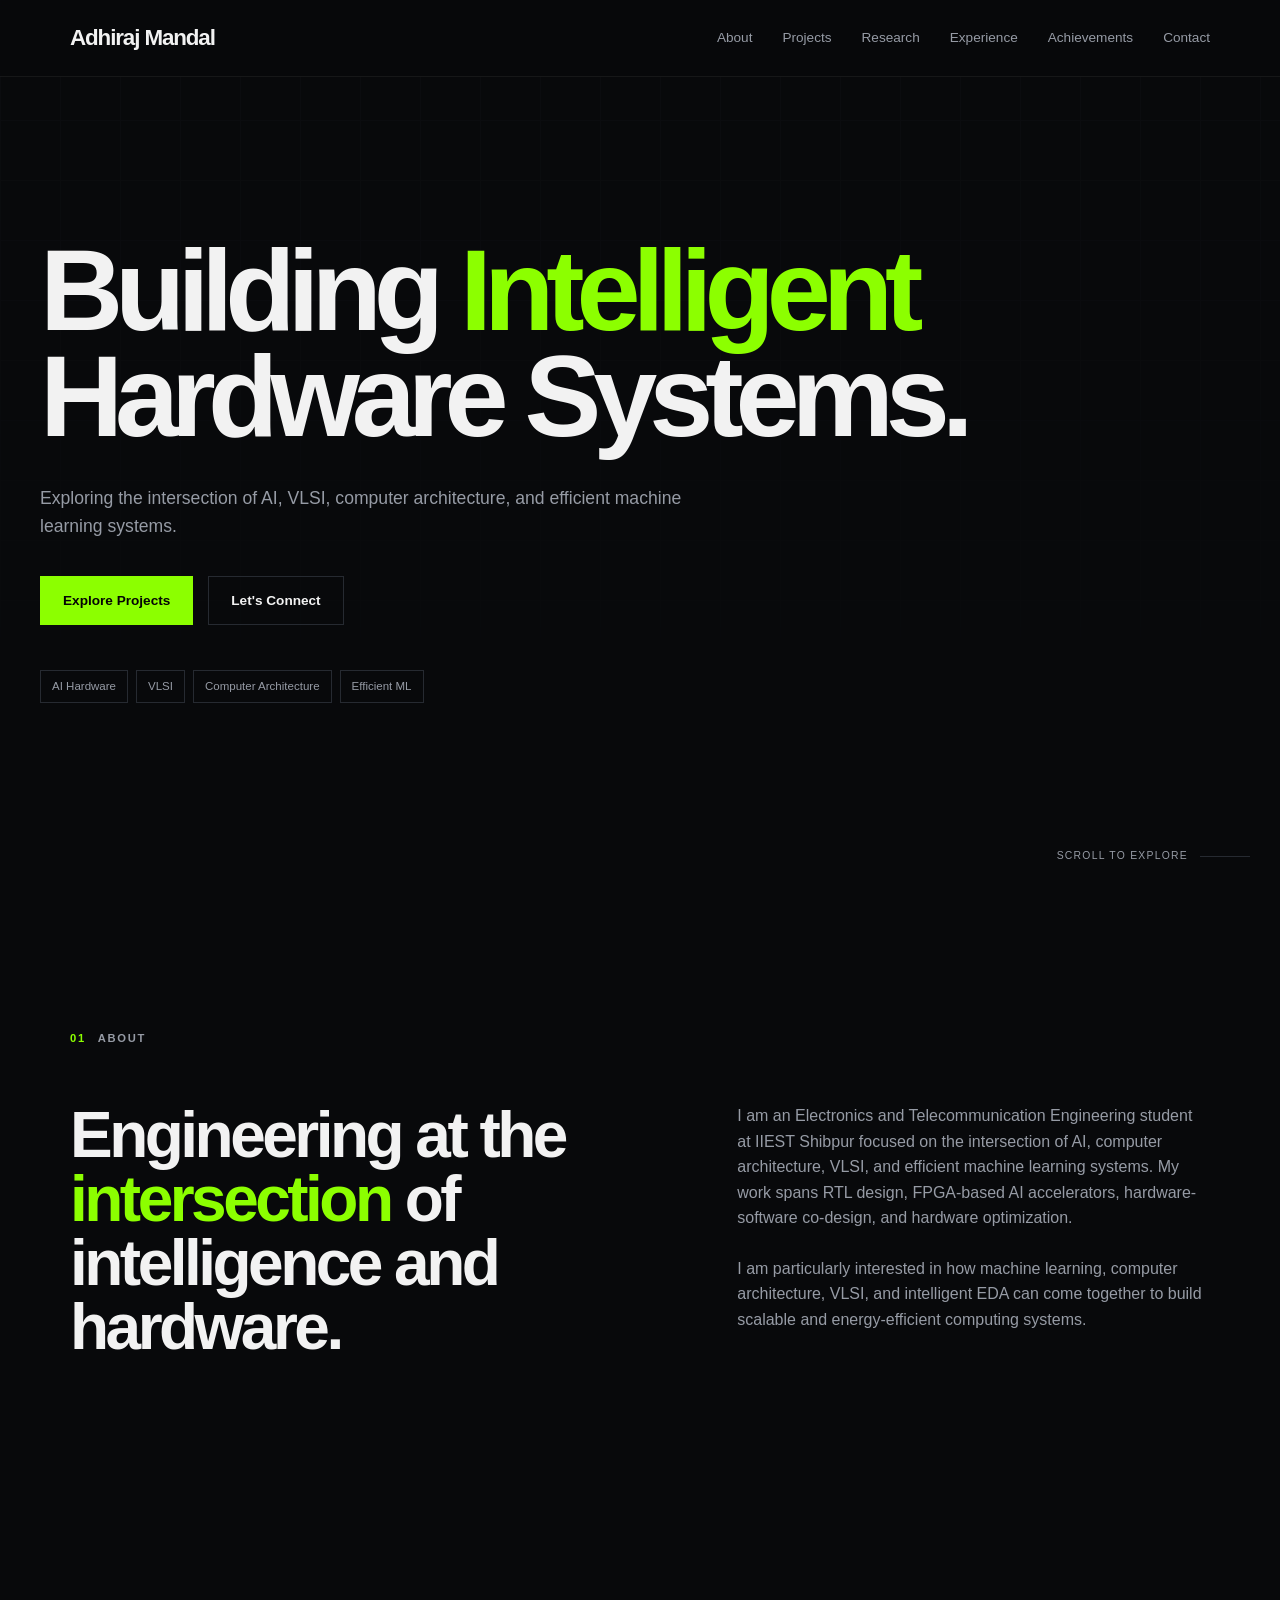
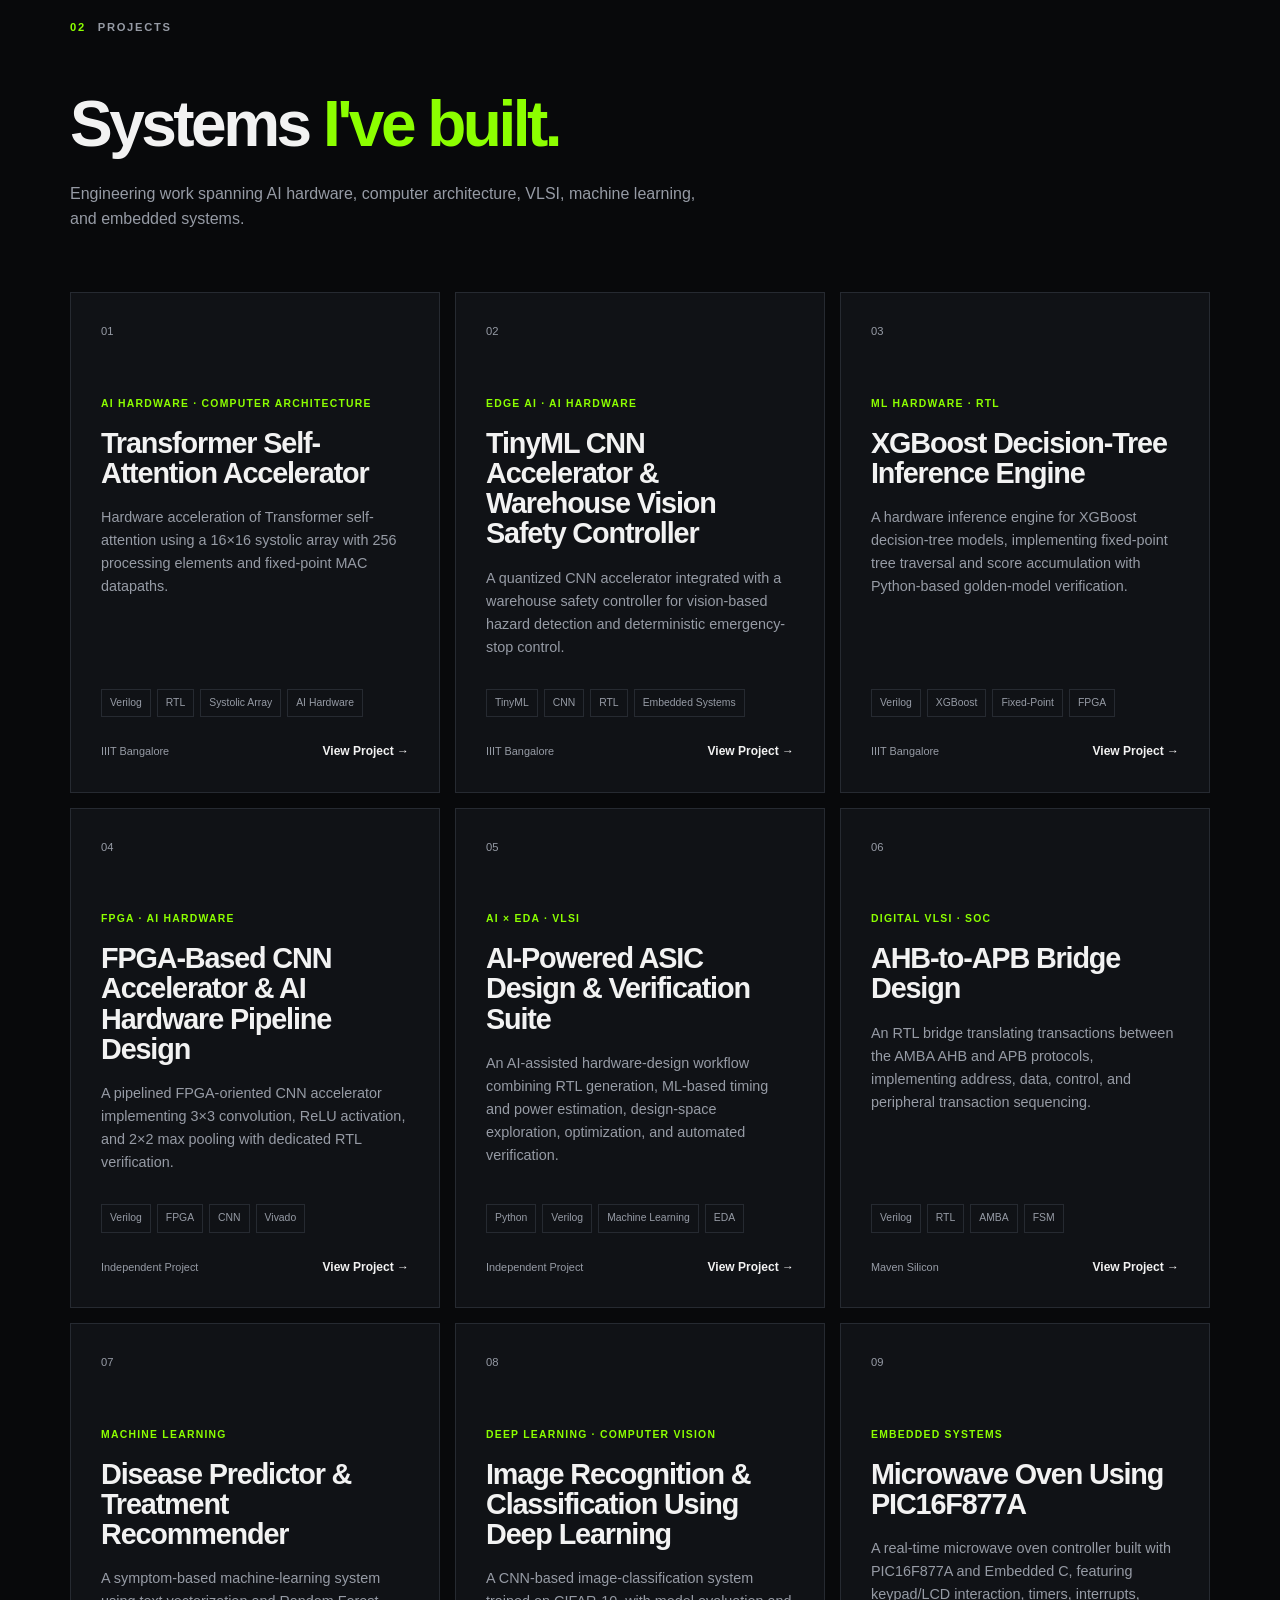
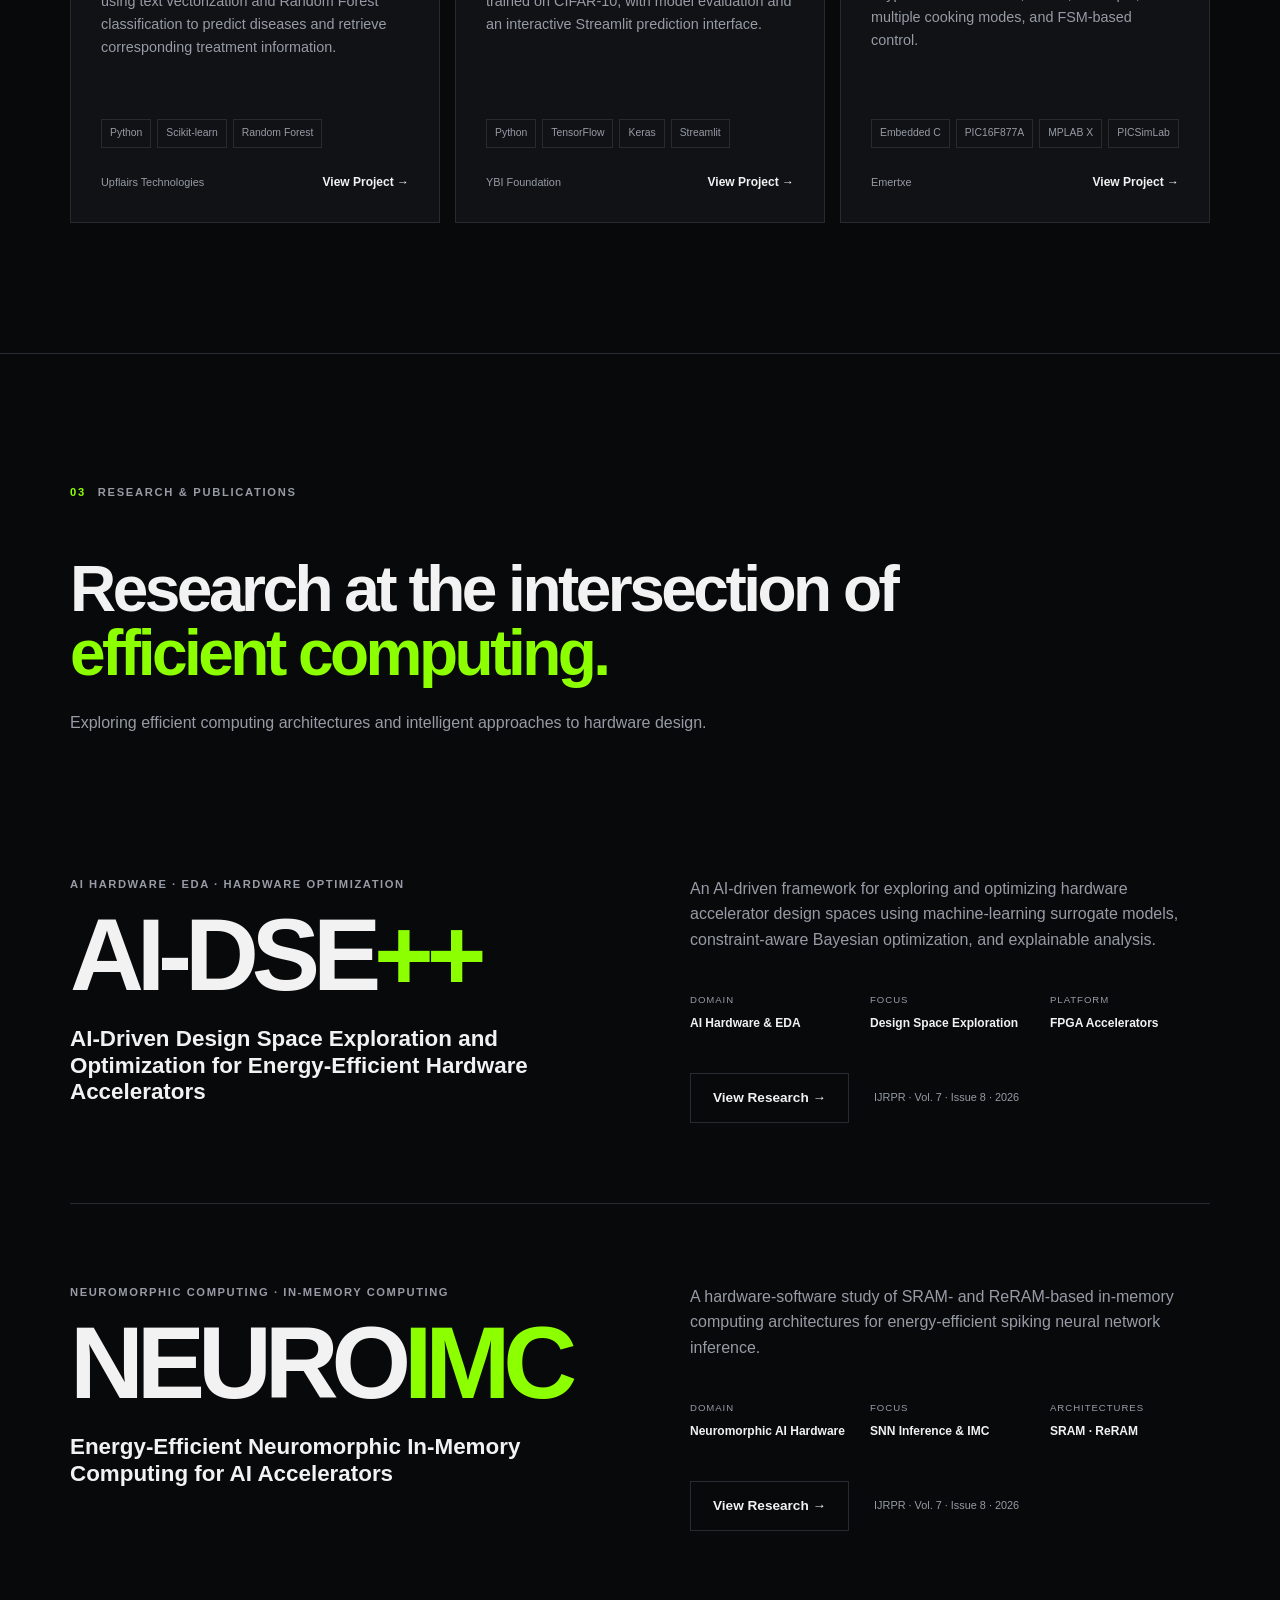
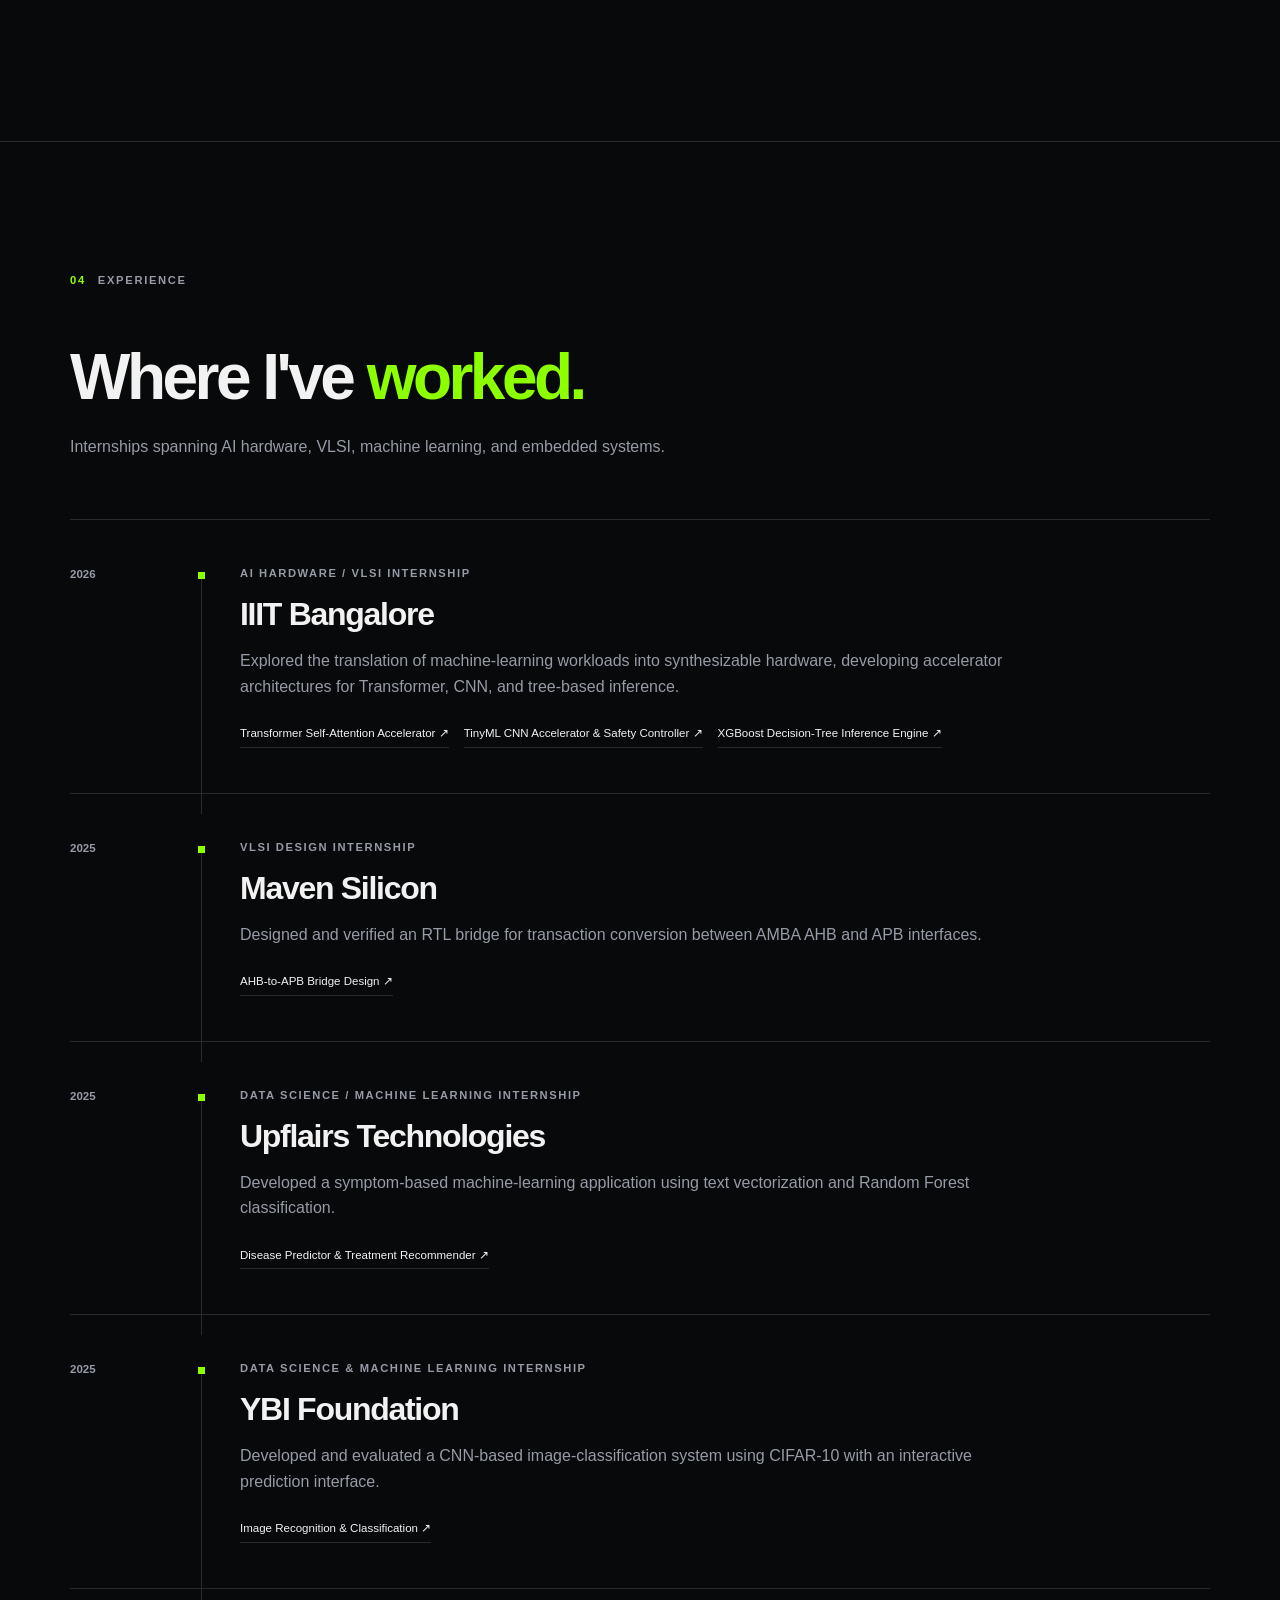
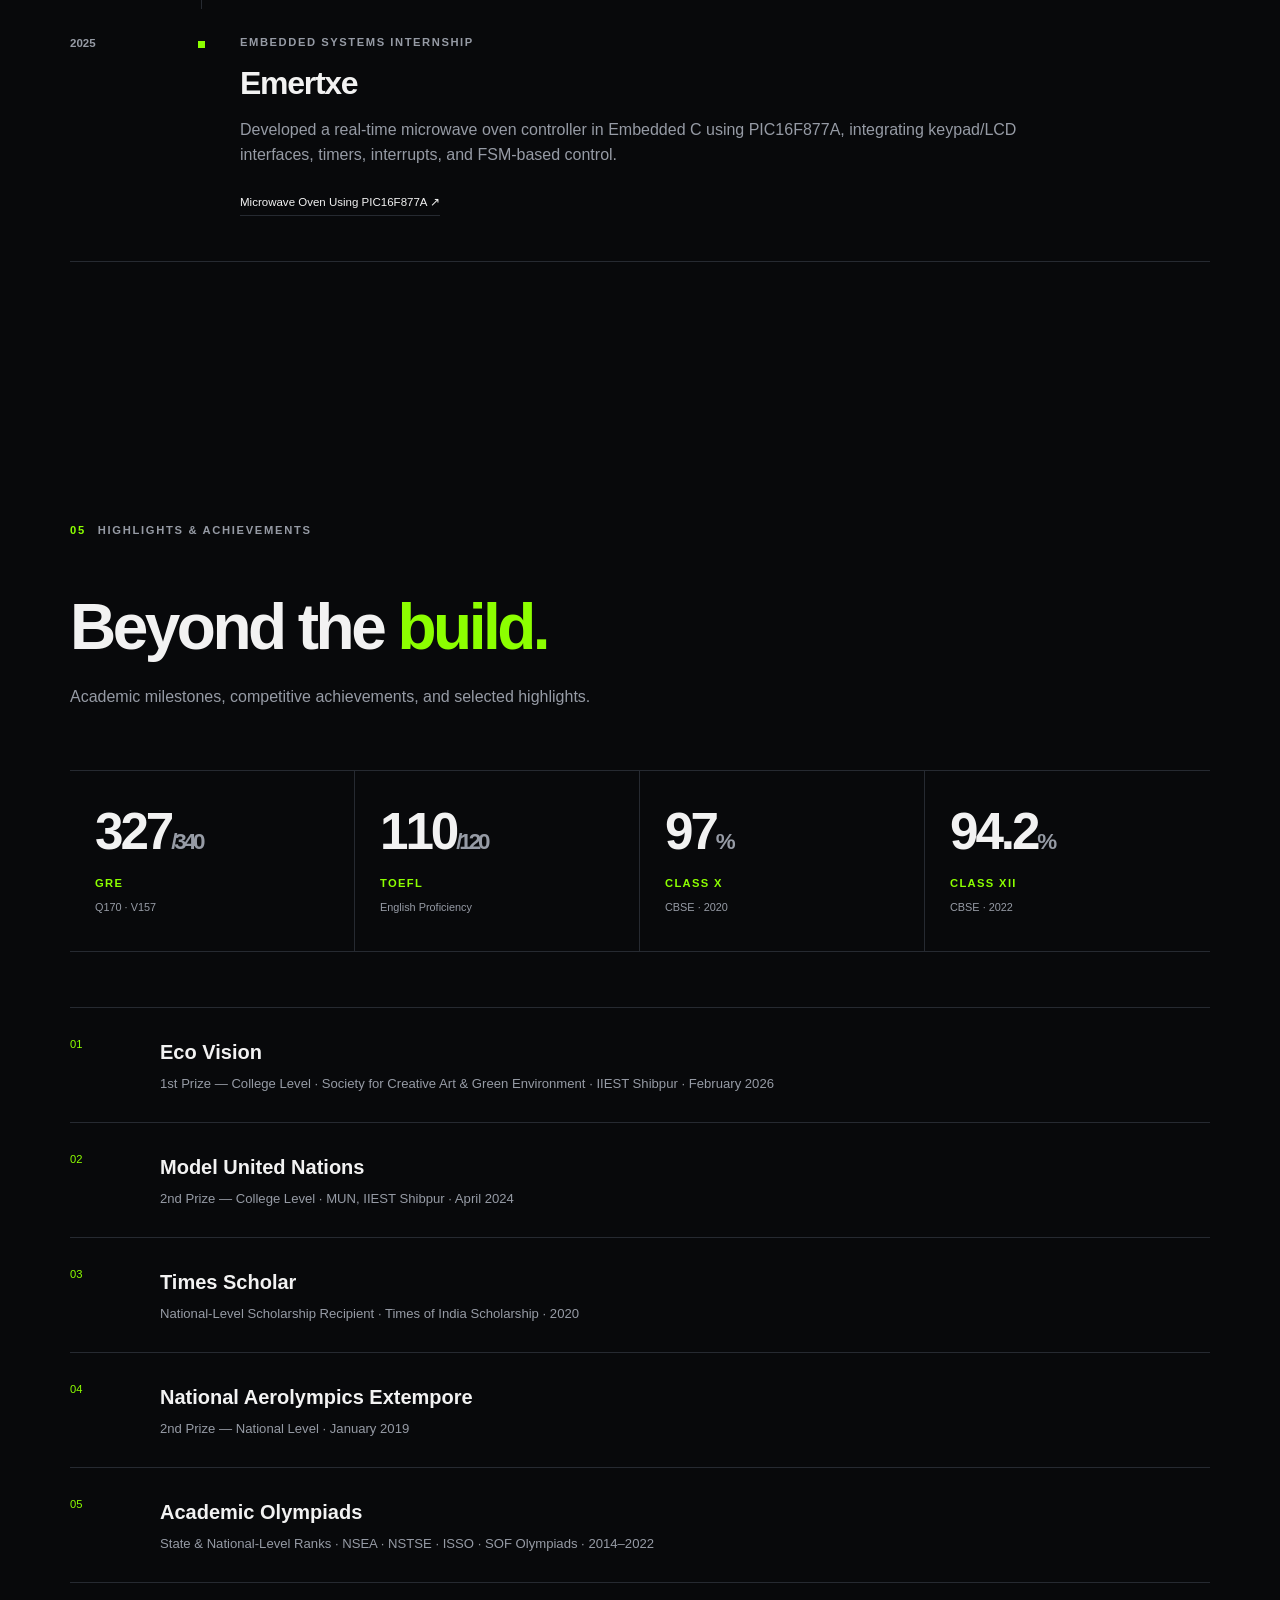
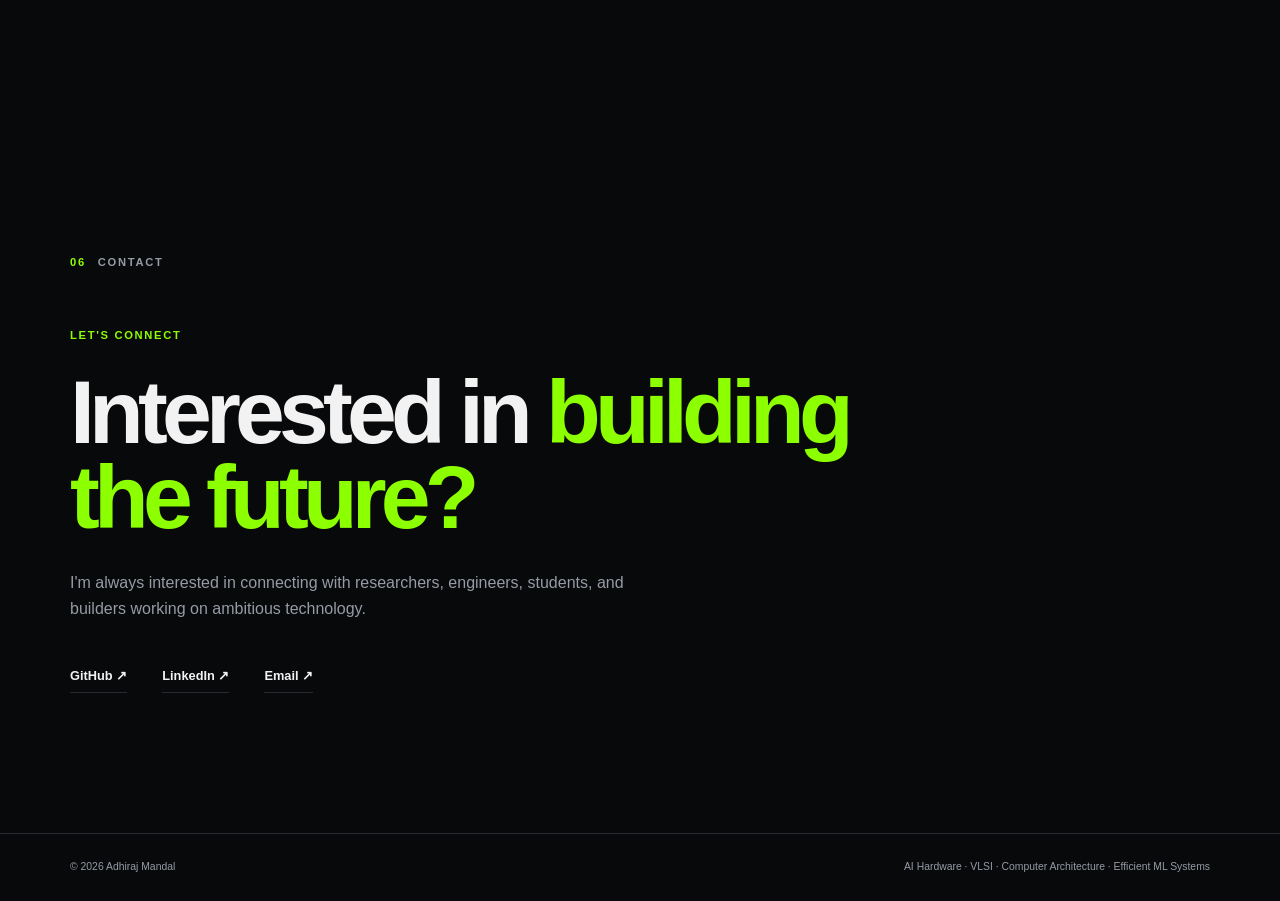
<file: index.html>
<!DOCTYPE html>
<html lang="en">
<head>
<meta charset="UTF-8"><meta name="viewport" content="width=device-width, initial-scale=1.0">
<meta name="description" content="Adhiraj Mandal — Electronics and Telecommunication Engineering student focused on AI Hardware, VLSI, Computer Architecture, and Efficient ML Systems.">
<title>Adhiraj Mandal | AI Hardware & VLSI</title><link rel="stylesheet" href="style.css">
</head>
<body>
<header class="navbar"><div class="nav-container"><a href="#home" class="logo">Adhiraj Mandal<span> </span></a><nav class="nav-links"><a href="#about">About</a><a href="#projects">Projects</a><a href="#research">Research</a><a href="#experience">Experience</a><a href="#achievements">Achievements</a><a href="#contact">Contact</a></nav><button class="menu-toggle" aria-label="Toggle navigation">☰</button></div></header>
<main>
<section id="home" class="hero"><div class="hero-grid"></div><div class="hero-content"><h1>Building <span>Intelligent</span> Hardware Systems.</h1><p class="hero-description">Exploring the intersection of AI, VLSI, computer architecture, and efficient machine learning systems.</p><div class="hero-buttons"><a href="#projects" class="btn btn-primary">Explore Projects</a><a href="#contact" class="btn btn-secondary">Let's Connect</a></div><div class="hero-tags"><span>AI Hardware</span><span>VLSI</span><span>Computer Architecture</span><span>Efficient ML</span></div></div><div class="scroll-indicator"><span>SCROLL TO EXPLORE</span><div class="scroll-line"></div></div></section>
<section id="about" class="section about-section"><div class="section-label"><span>01</span> ABOUT</div><div class="about-content"><div class="about-heading"><h2>Engineering at the <span>intersection</span> of intelligence and hardware.</h2></div><div class="about-text"><p>I am an Electronics and Telecommunication Engineering student at IIEST Shibpur focused on the intersection of AI, computer architecture, VLSI, and efficient machine learning systems. My work spans RTL design, FPGA-based AI accelerators, hardware-software co-design, and hardware optimization.</p><p>I am particularly interested in how machine learning, computer architecture, VLSI, and intelligent EDA can come together to build scalable and energy-efficient computing systems.</p></div></div></section>
<section id="projects" class="section projects-section"><div class="section-label"><span>02</span> PROJECTS</div><div class="section-header"><h2>Systems <span>I've built.</span></h2><p>Engineering work spanning AI hardware, computer architecture, VLSI, machine learning, and embedded systems.</p></div><div class="projects-grid">
<article class="project-card" data-link="projects/transformer-self-attention.html"><div class="project-number">01</div><div class="project-category">AI HARDWARE · COMPUTER ARCHITECTURE</div><h3>Transformer Self-Attention Accelerator</h3><p>Hardware acceleration of Transformer self-attention using a 16×16 systolic array with 256 processing elements and fixed-point MAC datapaths.</p><div class="project-tags"><span>Verilog</span><span>RTL</span><span>Systolic Array</span><span>AI Hardware</span></div><div class="project-footer"><span>IIIT Bangalore</span><span class="text-link">View Project →</span></div></article>
<article class="project-card" data-link="projects/tinyml-cnn-safety.html"><div class="project-number">02</div><div class="project-category">EDGE AI · AI HARDWARE</div><h3>TinyML CNN Accelerator & Warehouse Vision Safety Controller</h3><p>A quantized CNN accelerator integrated with a warehouse safety controller for vision-based hazard detection and deterministic emergency-stop control.</p><div class="project-tags"><span>TinyML</span><span>CNN</span><span>RTL</span><span>Embedded Systems</span></div><div class="project-footer"><span>IIIT Bangalore</span><span class="text-link">View Project →</span></div></article>
<article class="project-card" data-link="projects/xgboost-inference-engine.html"><div class="project-number">03</div><div class="project-category">ML HARDWARE · RTL</div><h3>XGBoost Decision-Tree Inference Engine</h3><p>A hardware inference engine for XGBoost decision-tree models, implementing fixed-point tree traversal and score accumulation with Python-based golden-model verification.</p><div class="project-tags"><span>Verilog</span><span>XGBoost</span><span>Fixed-Point</span><span>FPGA</span></div><div class="project-footer"><span>IIIT Bangalore</span><span class="text-link">View Project →</span></div></article>
<article class="project-card" data-link="projects/fpga-cnn-accelerator.html"><div class="project-number">04</div><div class="project-category">FPGA · AI HARDWARE</div><h3>FPGA-Based CNN Accelerator & AI Hardware Pipeline Design</h3><p>A pipelined FPGA-oriented CNN accelerator implementing 3×3 convolution, ReLU activation, and 2×2 max pooling with dedicated RTL verification.</p><div class="project-tags"><span>Verilog</span><span>FPGA</span><span>CNN</span><span>Vivado</span></div><div class="project-footer"><span>Independent Project</span><span class="text-link">View Project →</span></div></article>
<article class="project-card" data-link="projects/ai-powered-asic-suite.html"><div class="project-number">05</div><div class="project-category">AI × EDA · VLSI</div><h3>AI-Powered ASIC Design & Verification Suite</h3><p>An AI-assisted hardware-design workflow combining RTL generation, ML-based timing and power estimation, design-space exploration, optimization, and automated verification.</p><div class="project-tags"><span>Python</span><span>Verilog</span><span>Machine Learning</span><span>EDA</span></div><div class="project-footer"><span>Independent Project</span><span class="text-link">View Project →</span></div></article>
<article class="project-card" data-link="projects/ahb-apb-bridge.html"><div class="project-number">06</div><div class="project-category">DIGITAL VLSI · SOC</div><h3>AHB-to-APB Bridge Design</h3><p>An RTL bridge translating transactions between the AMBA AHB and APB protocols, implementing address, data, control, and peripheral transaction sequencing.</p><div class="project-tags"><span>Verilog</span><span>RTL</span><span>AMBA</span><span>FSM</span></div><div class="project-footer"><span>Maven Silicon</span><span class="text-link">View Project →</span></div></article>
<article class="project-card" data-link="projects/disease-predictor.html"><div class="project-number">07</div><div class="project-category">MACHINE LEARNING</div><h3>Disease Predictor & Treatment Recommender</h3><p>A symptom-based machine-learning system using text vectorization and Random Forest classification to predict diseases and retrieve corresponding treatment information.</p><div class="project-tags"><span>Python</span><span>Scikit-learn</span><span>Random Forest</span></div><div class="project-footer"><span>Upflairs Technologies</span><span class="text-link">View Project →</span></div></article>
<article class="project-card" data-link="projects/image-classification.html"><div class="project-number">08</div><div class="project-category">DEEP LEARNING · COMPUTER VISION</div><h3>Image Recognition & Classification Using Deep Learning</h3><p>A CNN-based image-classification system trained on CIFAR-10, with model evaluation and an interactive Streamlit prediction interface.</p><div class="project-tags"><span>Python</span><span>TensorFlow</span><span>Keras</span><span>Streamlit</span></div><div class="project-footer"><span>YBI Foundation</span><span class="text-link">View Project →</span></div></article>
<article class="project-card" data-link="projects/pic16f877a-microwave.html"><div class="project-number">09</div><div class="project-category">EMBEDDED SYSTEMS</div><h3>Microwave Oven Using PIC16F877A</h3><p>A real-time microwave oven controller built with PIC16F877A and Embedded C, featuring keypad/LCD interaction, timers, interrupts, multiple cooking modes, and FSM-based control.</p><div class="project-tags"><span>Embedded C</span><span>PIC16F877A</span><span>MPLAB X</span><span>PICSimLab</span></div><div class="project-footer"><span>Emertxe</span><span class="text-link">View Project →</span></div></article>
</div></section>
<section id="research" class="section research-section"><div class="section-label"><span>03</span> RESEARCH & PUBLICATIONS</div><div class="section-header"><h2>Research at the intersection of <span>efficient computing.</span></h2><p>Exploring efficient computing architectures and intelligent approaches to hardware design.</p></div><div class="research-list">
<article class="research-entry"><div class="research-intro"><p class="research-kicker">AI HARDWARE · EDA · HARDWARE OPTIMIZATION</p><h2>AI-DSE<span>++</span></h2><h3>AI-Driven Design Space Exploration and Optimization for Energy-Efficient Hardware Accelerators</h3></div><div class="research-details"><p>An AI-driven framework for exploring and optimizing hardware accelerator design spaces using machine-learning surrogate models, constraint-aware Bayesian optimization, and explainable analysis.</p><div class="research-meta"><div><span>DOMAIN</span><strong>AI Hardware & EDA</strong></div><div><span>FOCUS</span><strong>Design Space Exploration</strong></div><div><span>PLATFORM</span><strong>FPGA Accelerators</strong></div></div><div class="research-actions"><a href="research/ai-dse.html" class="btn btn-secondary">View Research →</a><span class="publication-note">IJRPR · Vol. 7 · Issue 8 · 2026</span></div></div></article>
<article class="research-entry"><div class="research-intro"><p class="research-kicker">NEUROMORPHIC COMPUTING · IN-MEMORY COMPUTING</p><h2>NEURO<span>IMC</span></h2><h3>Energy-Efficient Neuromorphic In-Memory Computing for AI Accelerators</h3></div><div class="research-details"><p>A hardware-software study of SRAM- and ReRAM-based in-memory computing architectures for energy-efficient spiking neural network inference.</p><div class="research-meta"><div><span>DOMAIN</span><strong>Neuromorphic AI Hardware</strong></div><div><span>FOCUS</span><strong>SNN Inference & IMC</strong></div><div><span>ARCHITECTURES</span><strong>SRAM · ReRAM</strong></div></div><div class="research-actions"><a href="research/neuromorphic-imc.html" class="btn btn-secondary">View Research →</a><span class="publication-note">IJRPR · Vol. 7 · Issue 8 · 2026</span></div></div></article>
</div></section>
<section id="experience" class="section experience-section"><div class="section-label"><span>04</span> EXPERIENCE</div><div class="section-header"><h2>Where I've <span>worked.</span></h2><p>Internships spanning AI hardware, VLSI, machine learning, and embedded systems.</p></div><div class="timeline">
<div class="timeline-item"><div class="timeline-year">2026</div><div class="timeline-marker"></div><div class="timeline-content"><p class="experience-kicker">AI HARDWARE / VLSI INTERNSHIP</p><h3>IIIT Bangalore</h3><p>Explored the translation of machine-learning workloads into synthesizable hardware, developing accelerator architectures for Transformer, CNN, and tree-based inference.</p><div class="experience-projects"><a href="projects/transformer-self-attention.html">Transformer Self-Attention Accelerator ↗</a><a href="projects/tinyml-cnn-safety.html">TinyML CNN Accelerator & Safety Controller ↗</a><a href="projects/xgboost-inference-engine.html">XGBoost Decision-Tree Inference Engine ↗</a></div></div></div>
<div class="timeline-item"><div class="timeline-year">2025</div><div class="timeline-marker"></div><div class="timeline-content"><p class="experience-kicker">VLSI DESIGN INTERNSHIP</p><h3>Maven Silicon</h3><p>Designed and verified an RTL bridge for transaction conversion between AMBA AHB and APB interfaces.</p><div class="experience-projects"><a href="projects/ahb-apb-bridge.html">AHB-to-APB Bridge Design ↗</a></div></div></div>
<div class="timeline-item"><div class="timeline-year">2025</div><div class="timeline-marker"></div><div class="timeline-content"><p class="experience-kicker">DATA SCIENCE / MACHINE LEARNING INTERNSHIP</p><h3>Upflairs Technologies</h3><p>Developed a symptom-based machine-learning application using text vectorization and Random Forest classification.</p><div class="experience-projects"><a href="projects/disease-predictor.html">Disease Predictor & Treatment Recommender ↗</a></div></div></div>
<div class="timeline-item"><div class="timeline-year">2025</div><div class="timeline-marker"></div><div class="timeline-content"><p class="experience-kicker">DATA SCIENCE & MACHINE LEARNING INTERNSHIP</p><h3>YBI Foundation</h3><p>Developed and evaluated a CNN-based image-classification system using CIFAR-10 with an interactive prediction interface.</p><div class="experience-projects"><a href="projects/image-classification.html">Image Recognition & Classification ↗</a></div></div></div>
<div class="timeline-item"><div class="timeline-year">2025</div><div class="timeline-marker"></div><div class="timeline-content"><p class="experience-kicker">EMBEDDED SYSTEMS INTERNSHIP</p><h3>Emertxe</h3><p>Developed a real-time microwave oven controller in Embedded C using PIC16F877A, integrating keypad/LCD interfaces, timers, interrupts, and FSM-based control.</p><div class="experience-projects"><a href="projects/pic16f877a-microwave.html">Microwave Oven Using PIC16F877A ↗</a></div></div></div>
</div></section>
<section id="achievements" class="section achievements-section"><div class="section-label"><span>05</span> HIGHLIGHTS & ACHIEVEMENTS</div><div class="section-header"><h2>Beyond the <span>build.</span></h2><p>Academic milestones, competitive achievements, and selected highlights.</p></div><div class="academic-profile"><div class="metric"><strong>327<span>/340</span></strong><label>GRE</label><small>Q170 · V157</small></div><div class="metric"><strong>110<span>/120</span></strong><label>TOEFL</label><small>English Proficiency</small></div><div class="metric"><strong>97<span>%</span></strong><label>CLASS X</label><small>CBSE · 2020</small></div><div class="metric"><strong>94.2<span>%</span></strong><label>CLASS XII</label><small>CBSE · 2022</small></div></div><div class="achievement-list">
<div class="achievement-row"><span>01</span><div><h3>Eco Vision</h3><p>1st Prize — College Level · Society for Creative Art & Green Environment · IIEST Shibpur · February 2026</p></div></div>
<div class="achievement-row"><span>02</span><div><h3>Model United Nations</h3><p>2nd Prize — College Level · MUN, IIEST Shibpur · April 2024</p></div></div>
<div class="achievement-row"><span>03</span><div><h3>Times Scholar</h3><p>National-Level Scholarship Recipient · Times of India Scholarship · 2020</p></div></div>
<div class="achievement-row"><span>04</span><div><h3>National Aerolympics Extempore</h3><p>2nd Prize — National Level · January 2019</p></div></div>
<div class="achievement-row"><span>05</span><div><h3>Academic Olympiads</h3><p>State & National-Level Ranks · NSEA · NSTSE · ISSO · SOF Olympiads · 2014–2022</p></div></div>
</div></section>
<section id="contact" class="section contact-section"><div class="section-label"><span>06</span> CONTACT</div><div class="contact-content"><p class="contact-kicker">LET'S CONNECT</p><h2>Interested in <span>building the future?</span></h2><p>I'm always interested in connecting with researchers, engineers, students, and builders working on ambitious technology.</p><div class="contact-links"><a href="https://github.com/Adhiraj-Mandal" class="contact-link">GitHub ↗</a><a href="https://www.linkedin.com/in/adhiraj-mandal-0a3b02374/" class="contact-link">LinkedIn ↗</a><a href="mailto:adhirajmandal321@gmail.com" class="contact-link">Email ↗</a></div></div></section>
</main>
<footer><div class="footer-container"><p>© 2026 Adhiraj Mandal</p><p>AI Hardware · VLSI · Computer Architecture · Efficient ML Systems</p></div></footer>
<script src="script.js"></script></body></html>
</file>
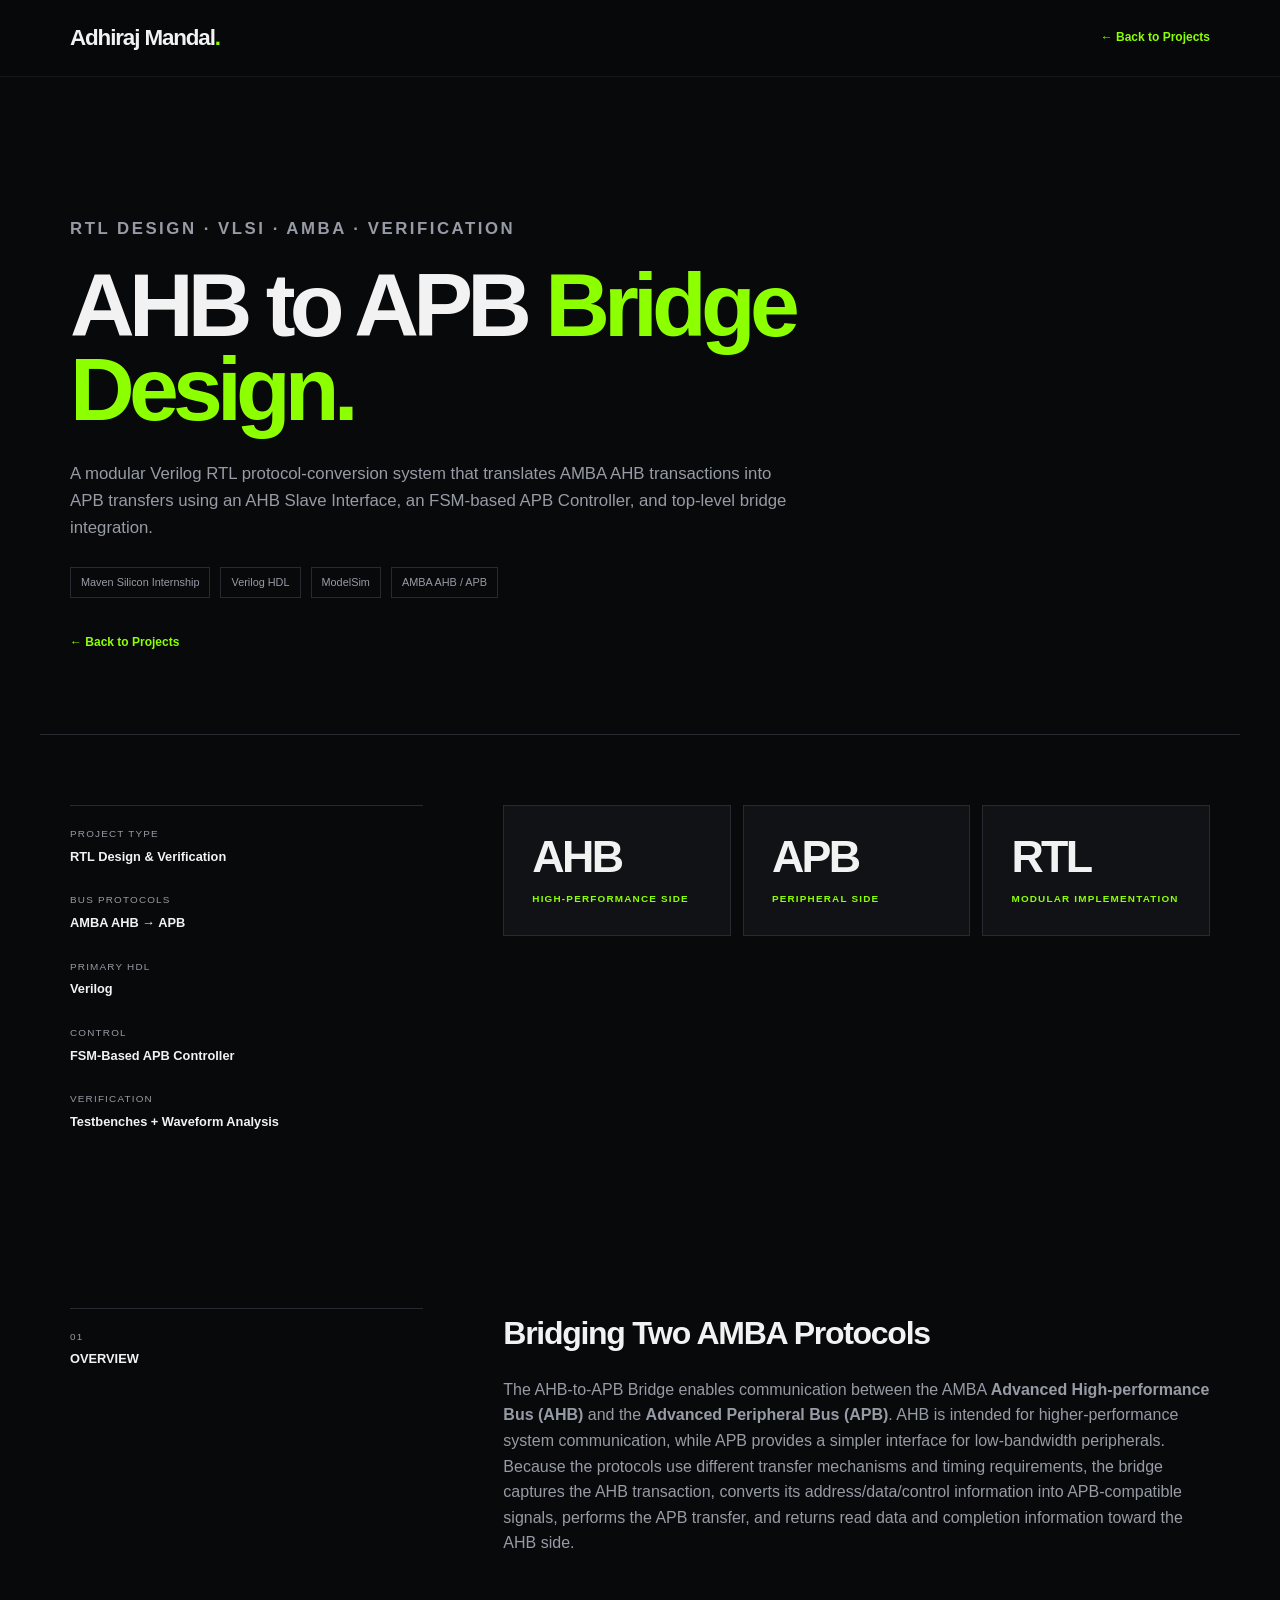
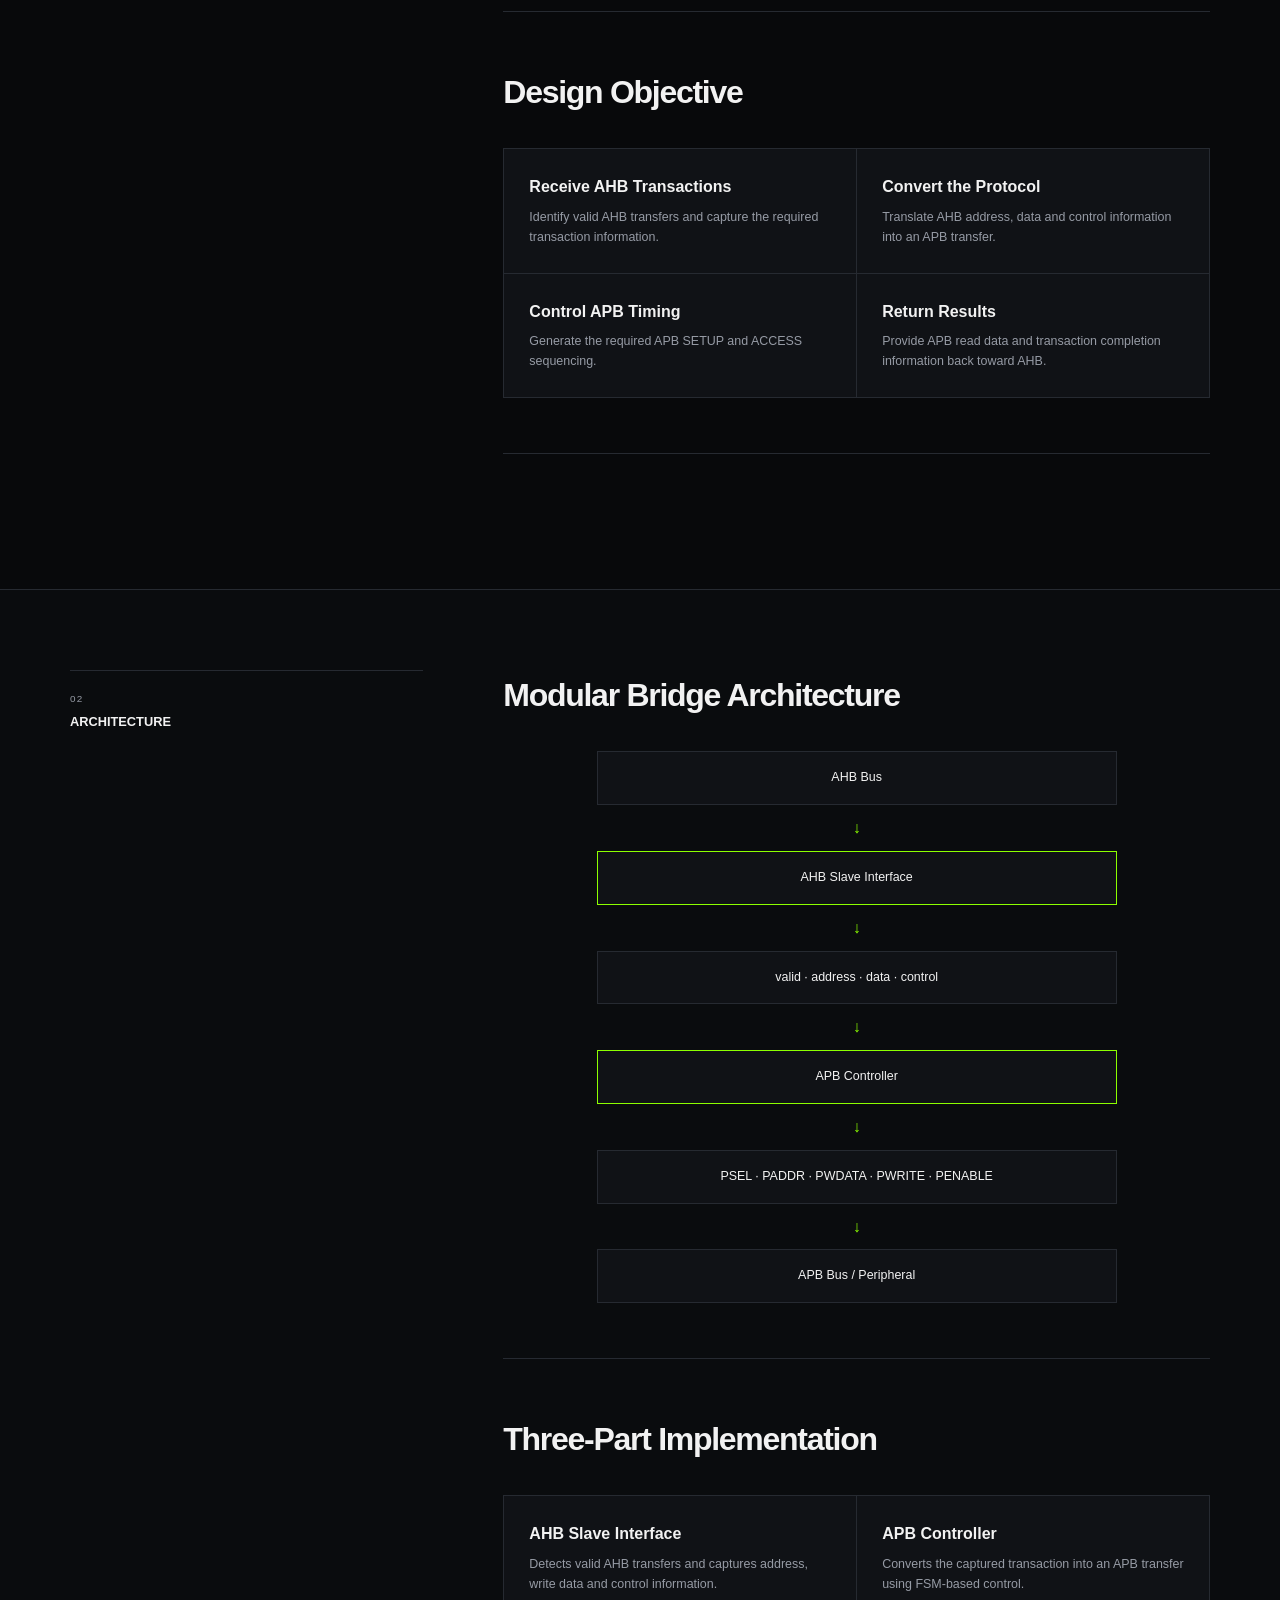
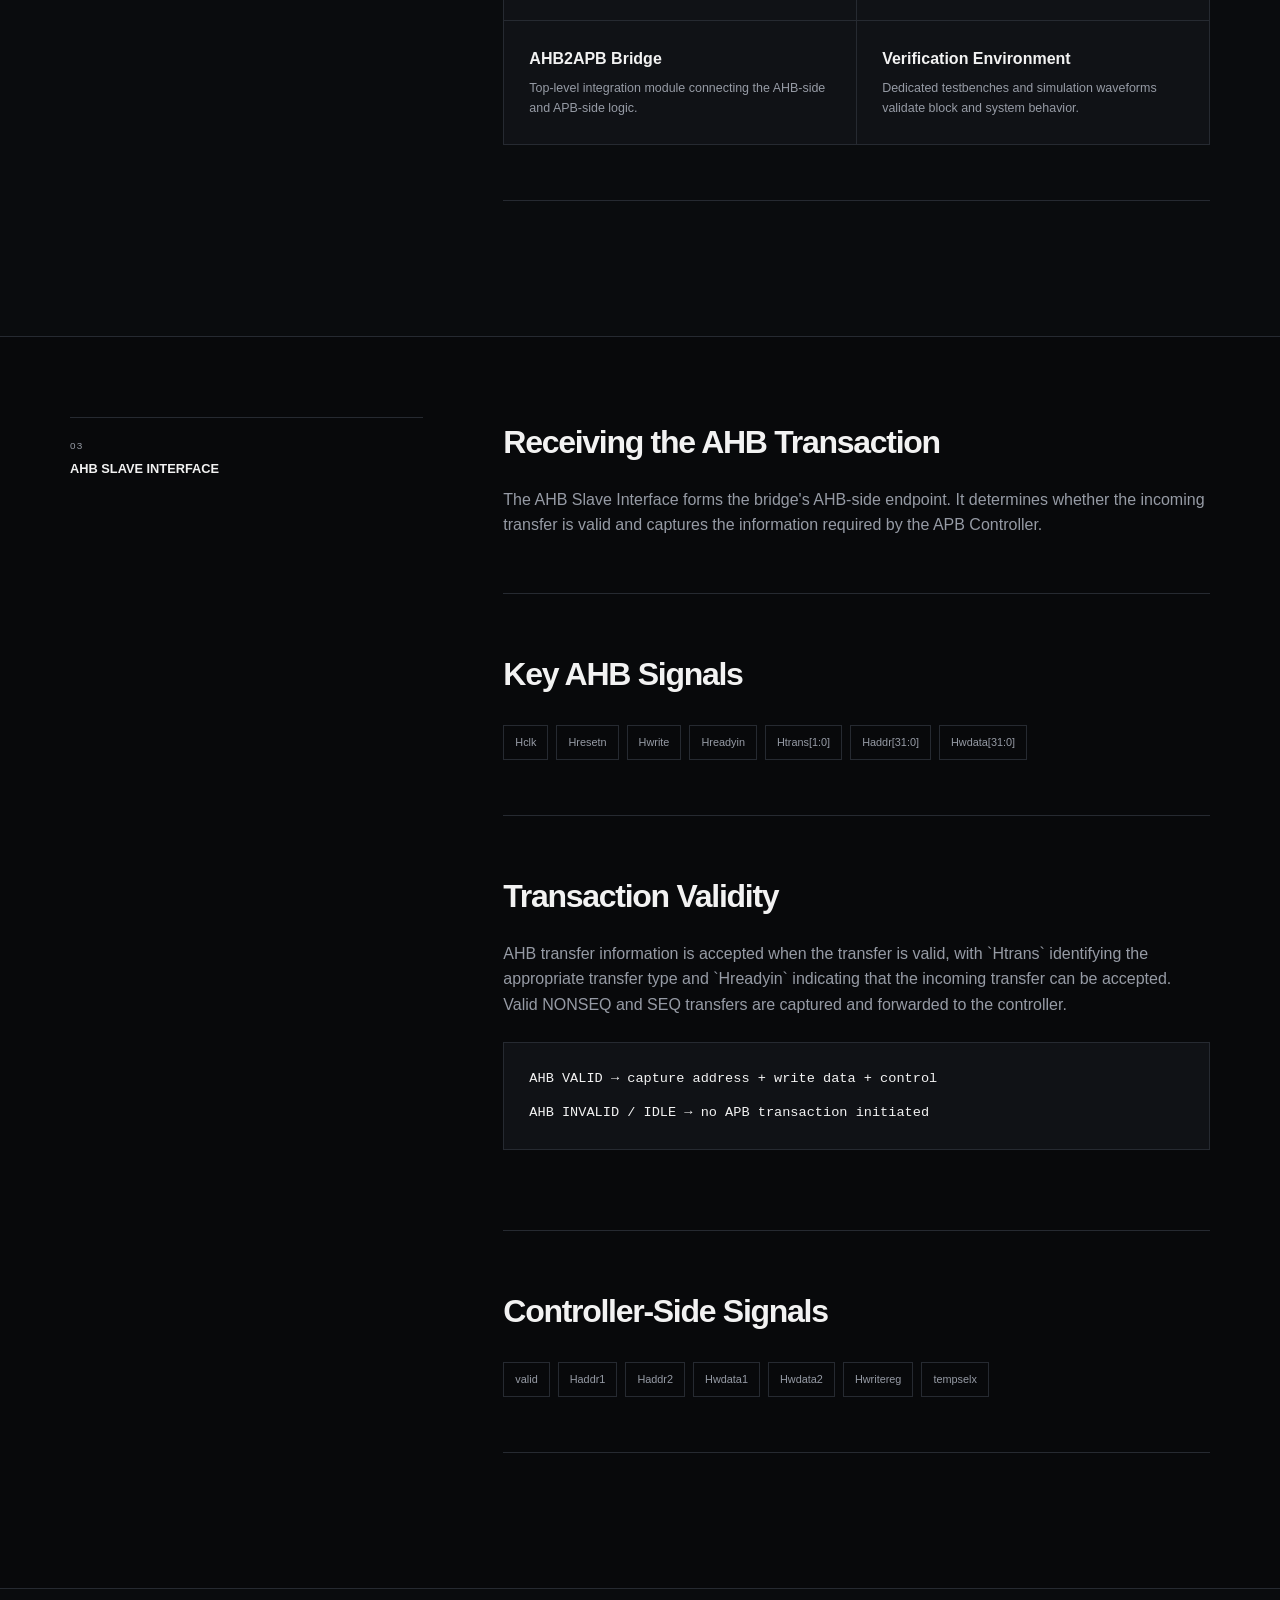
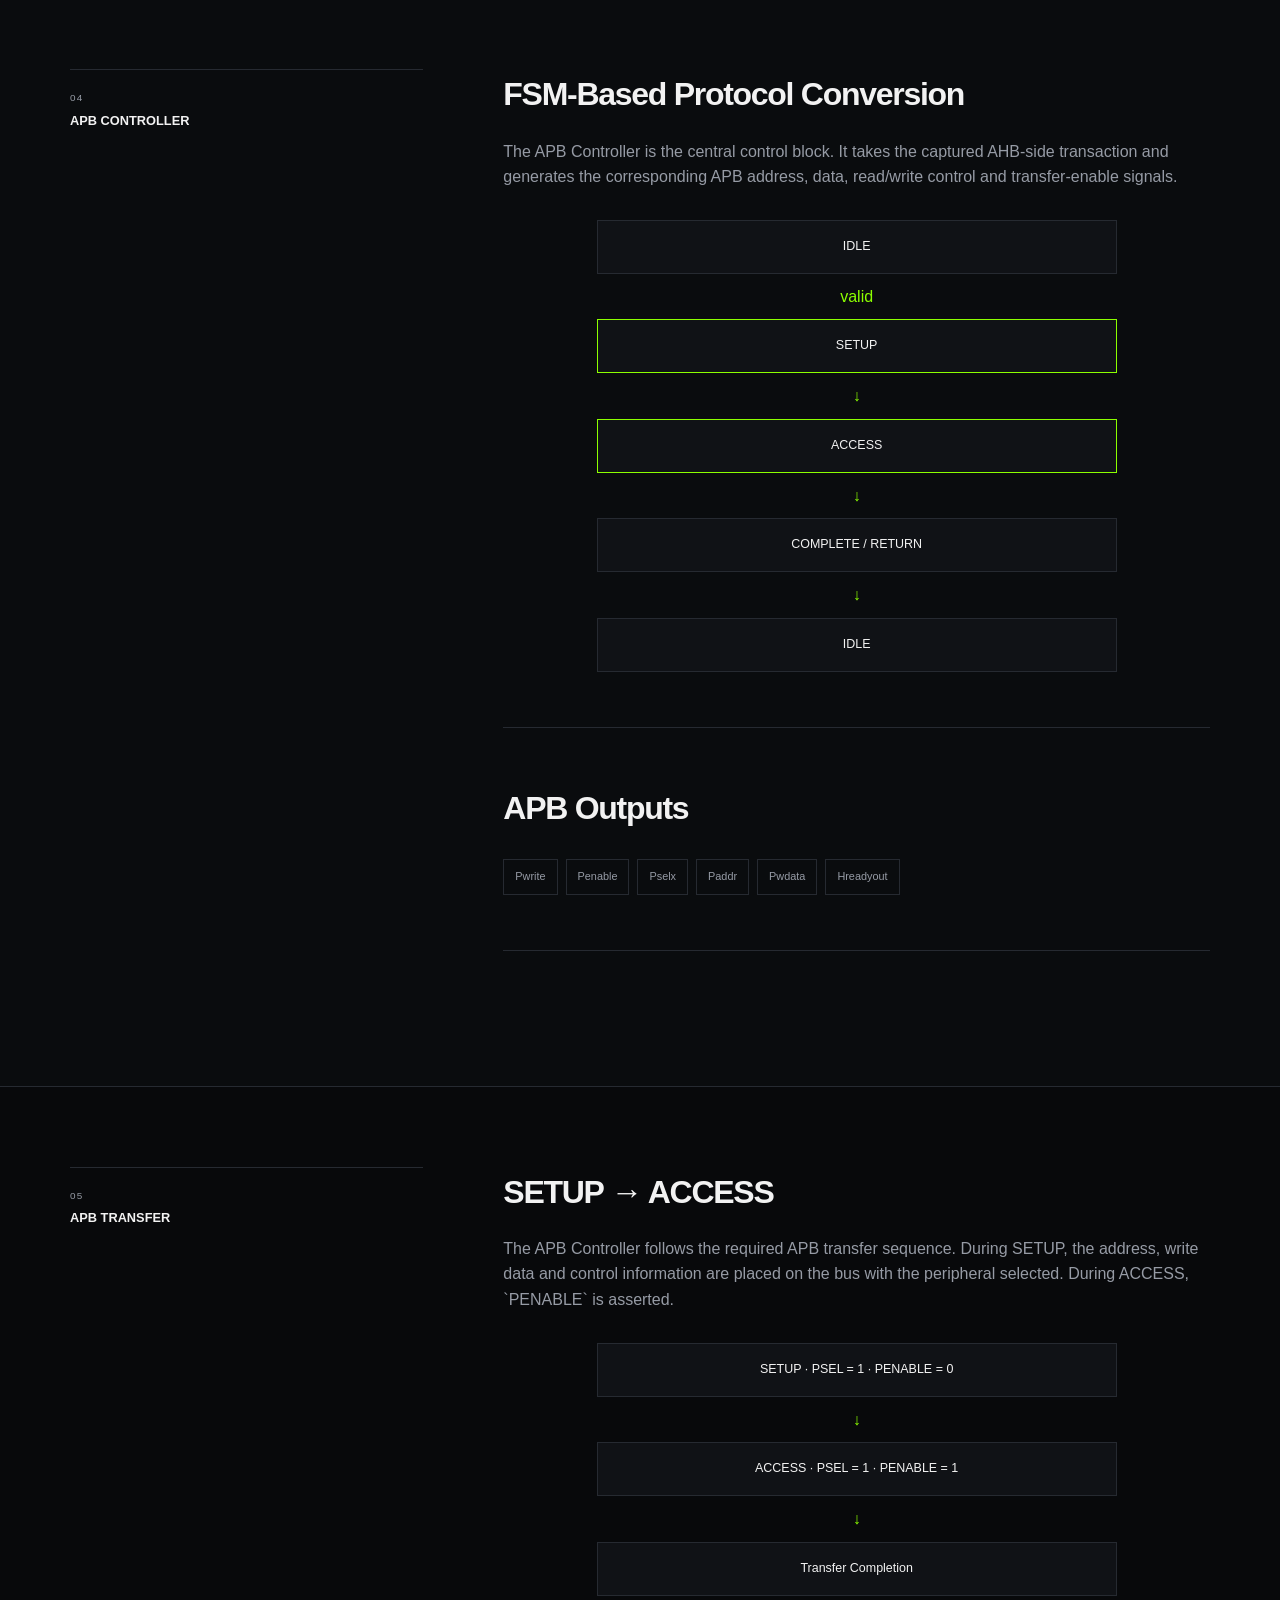
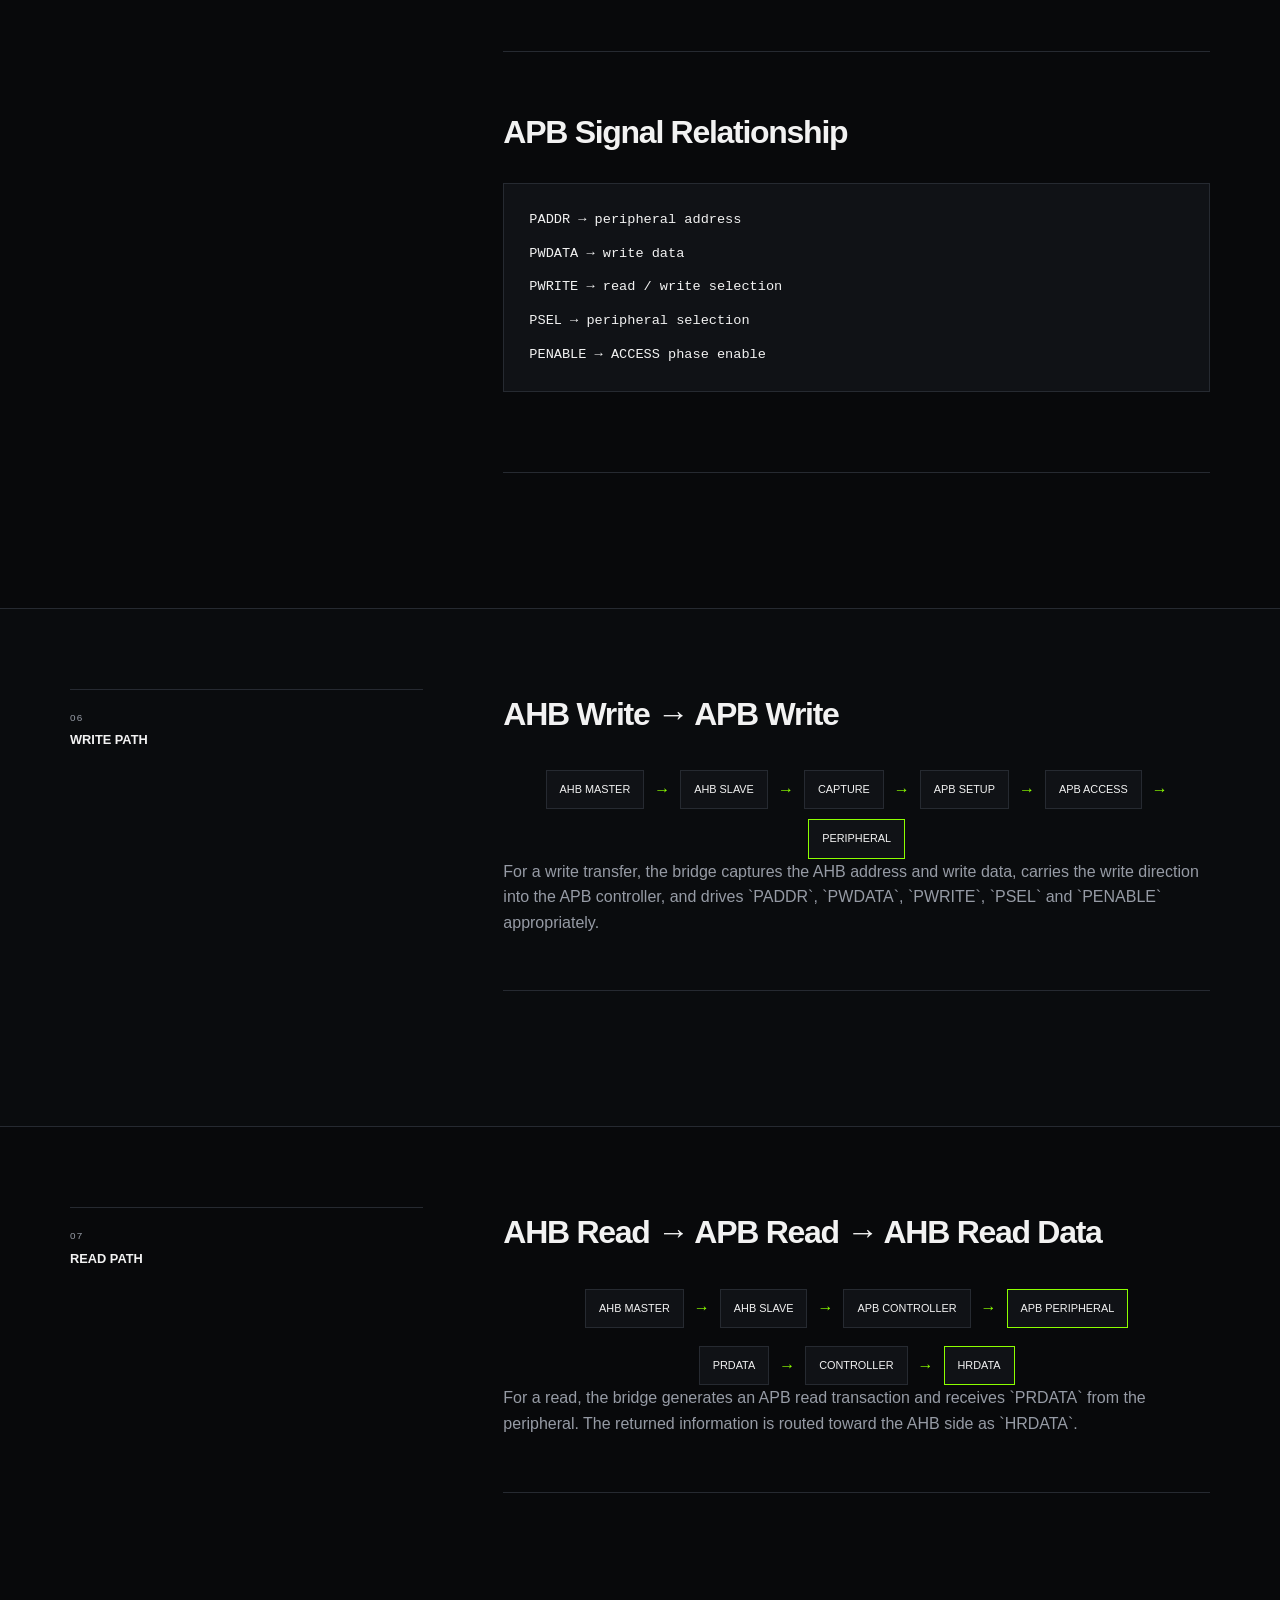
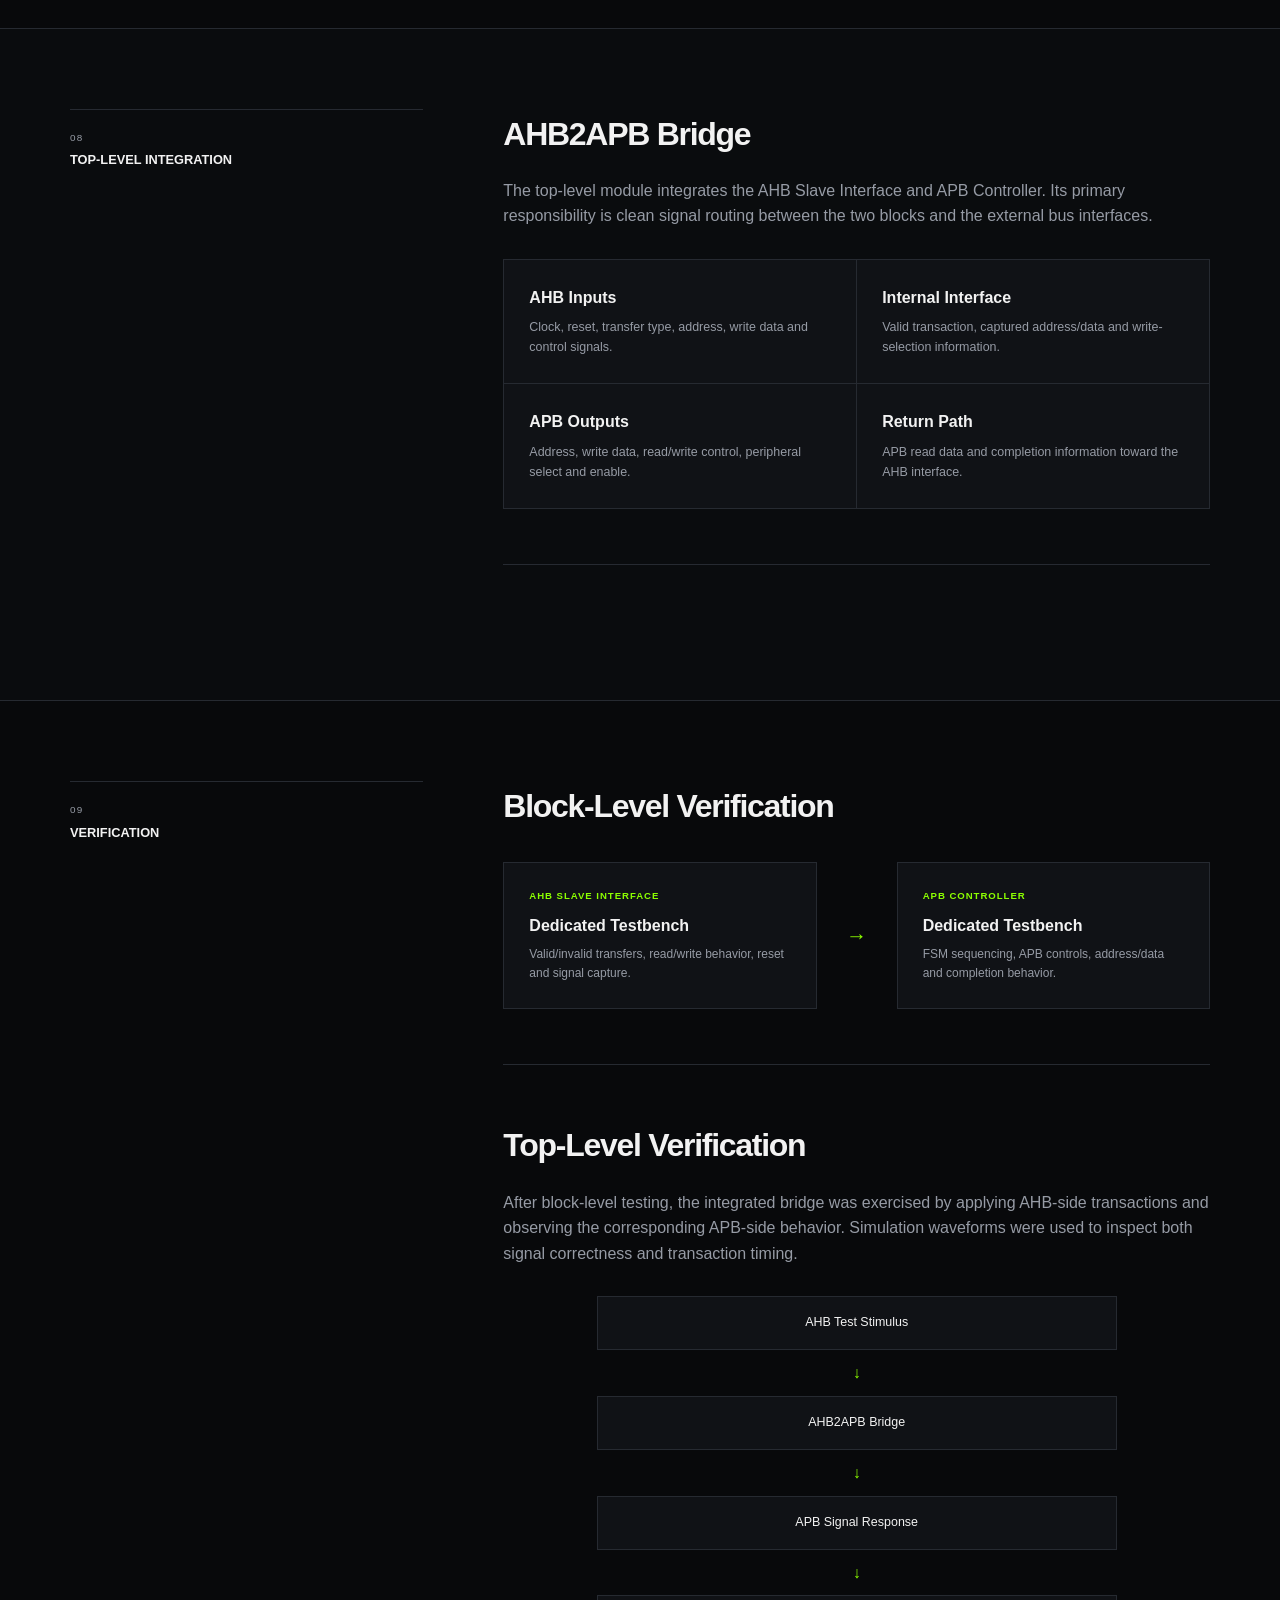
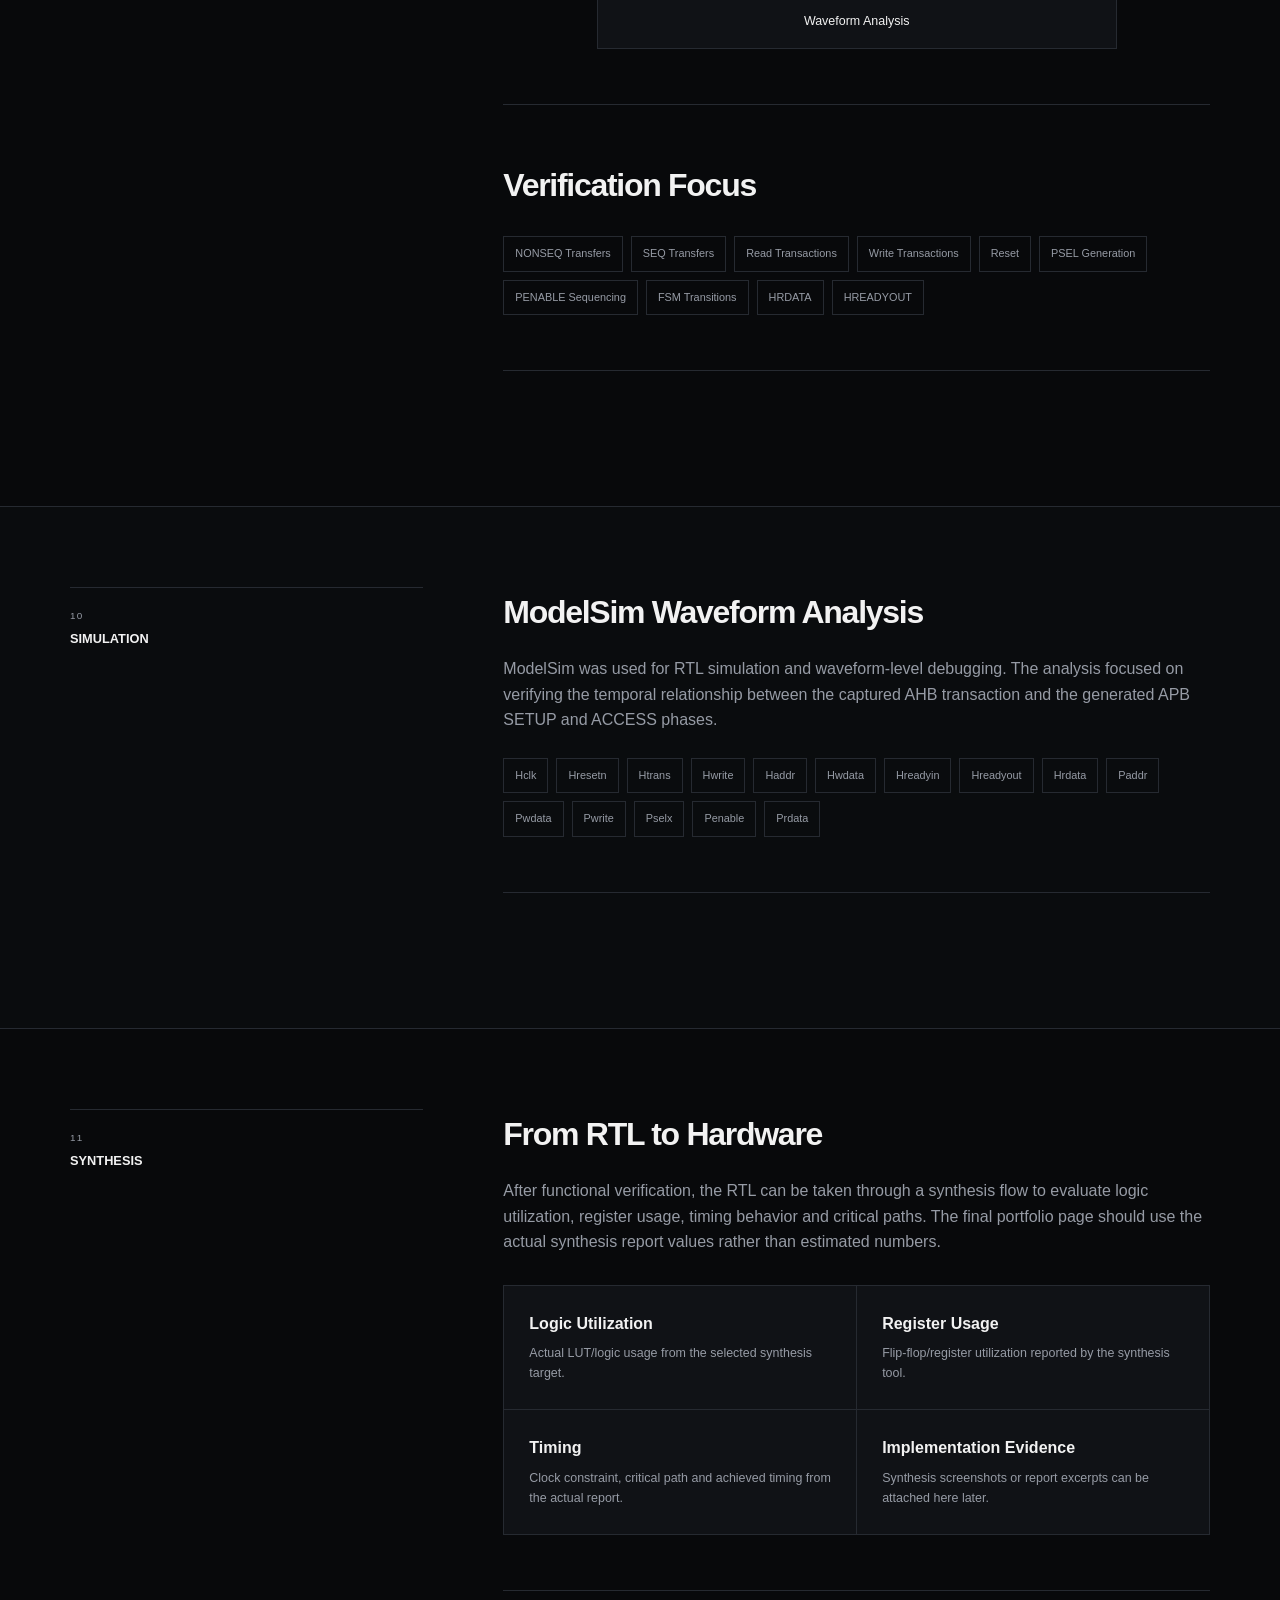
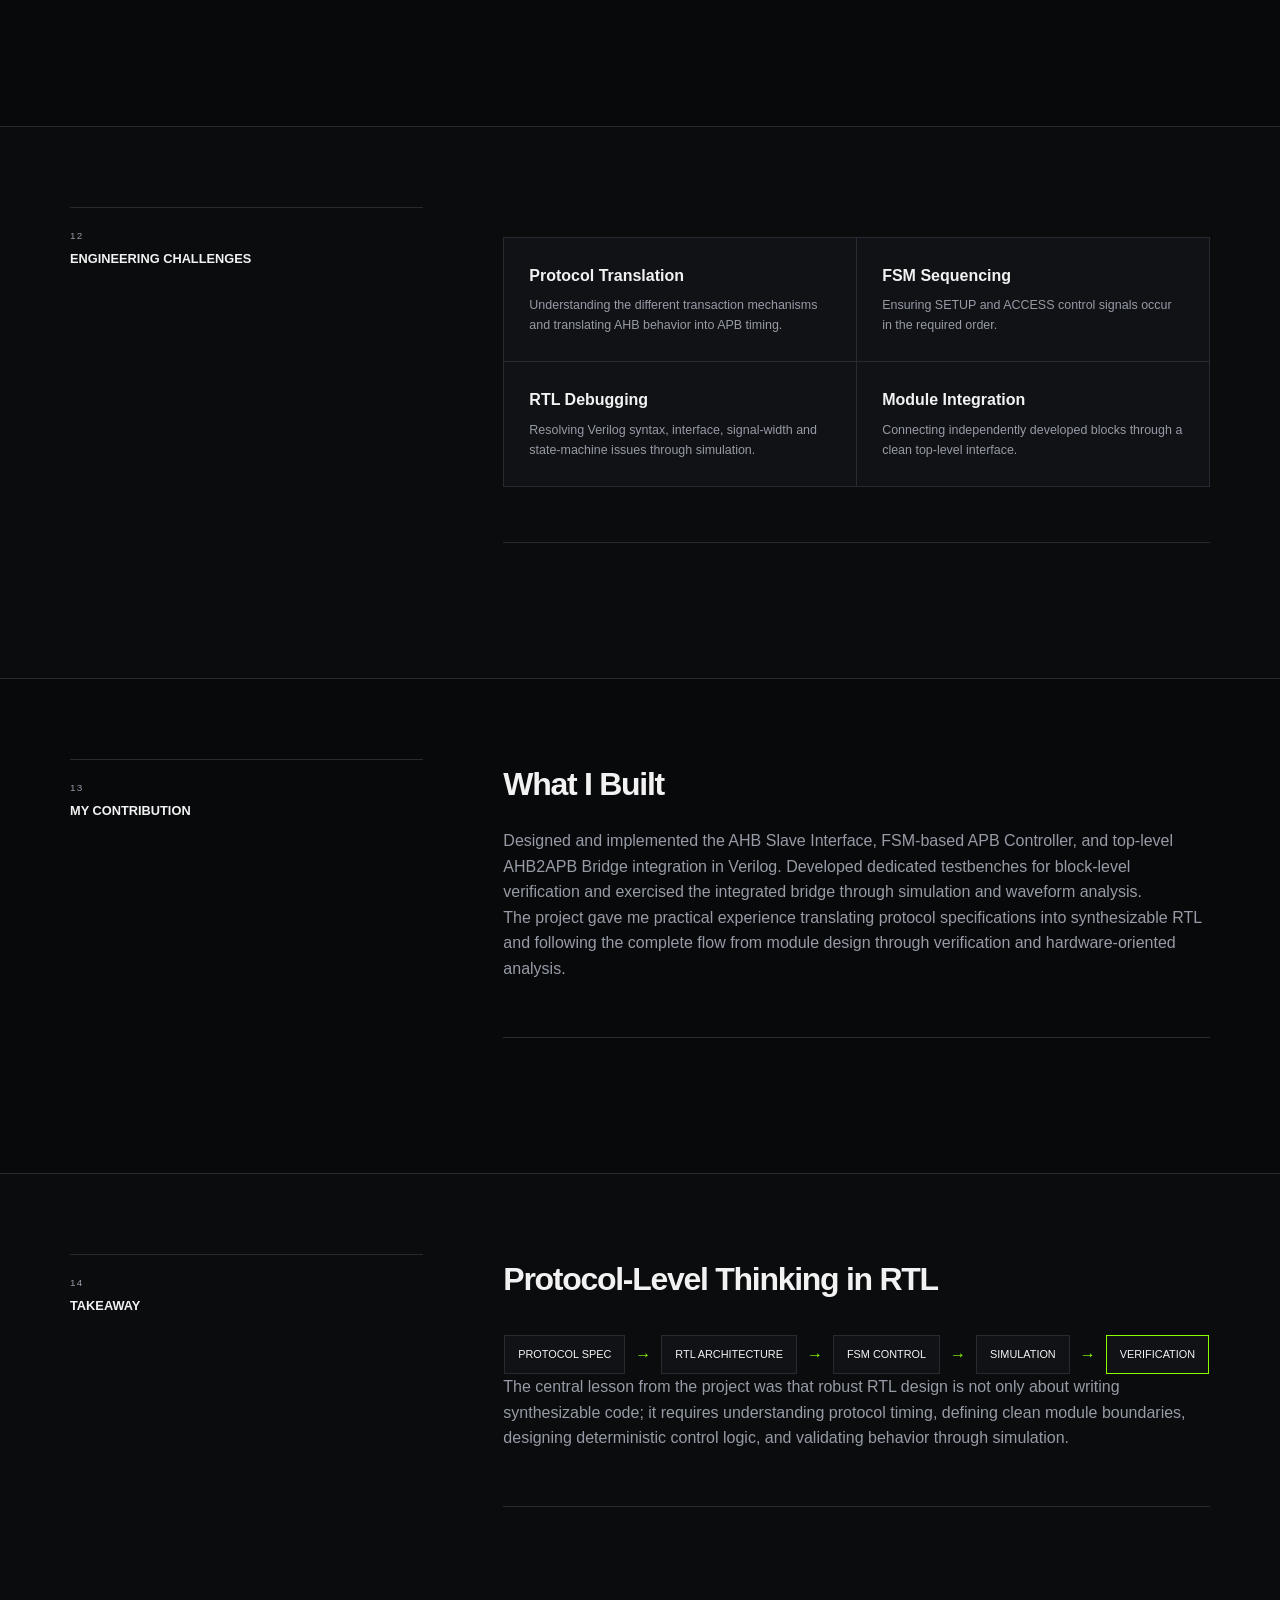
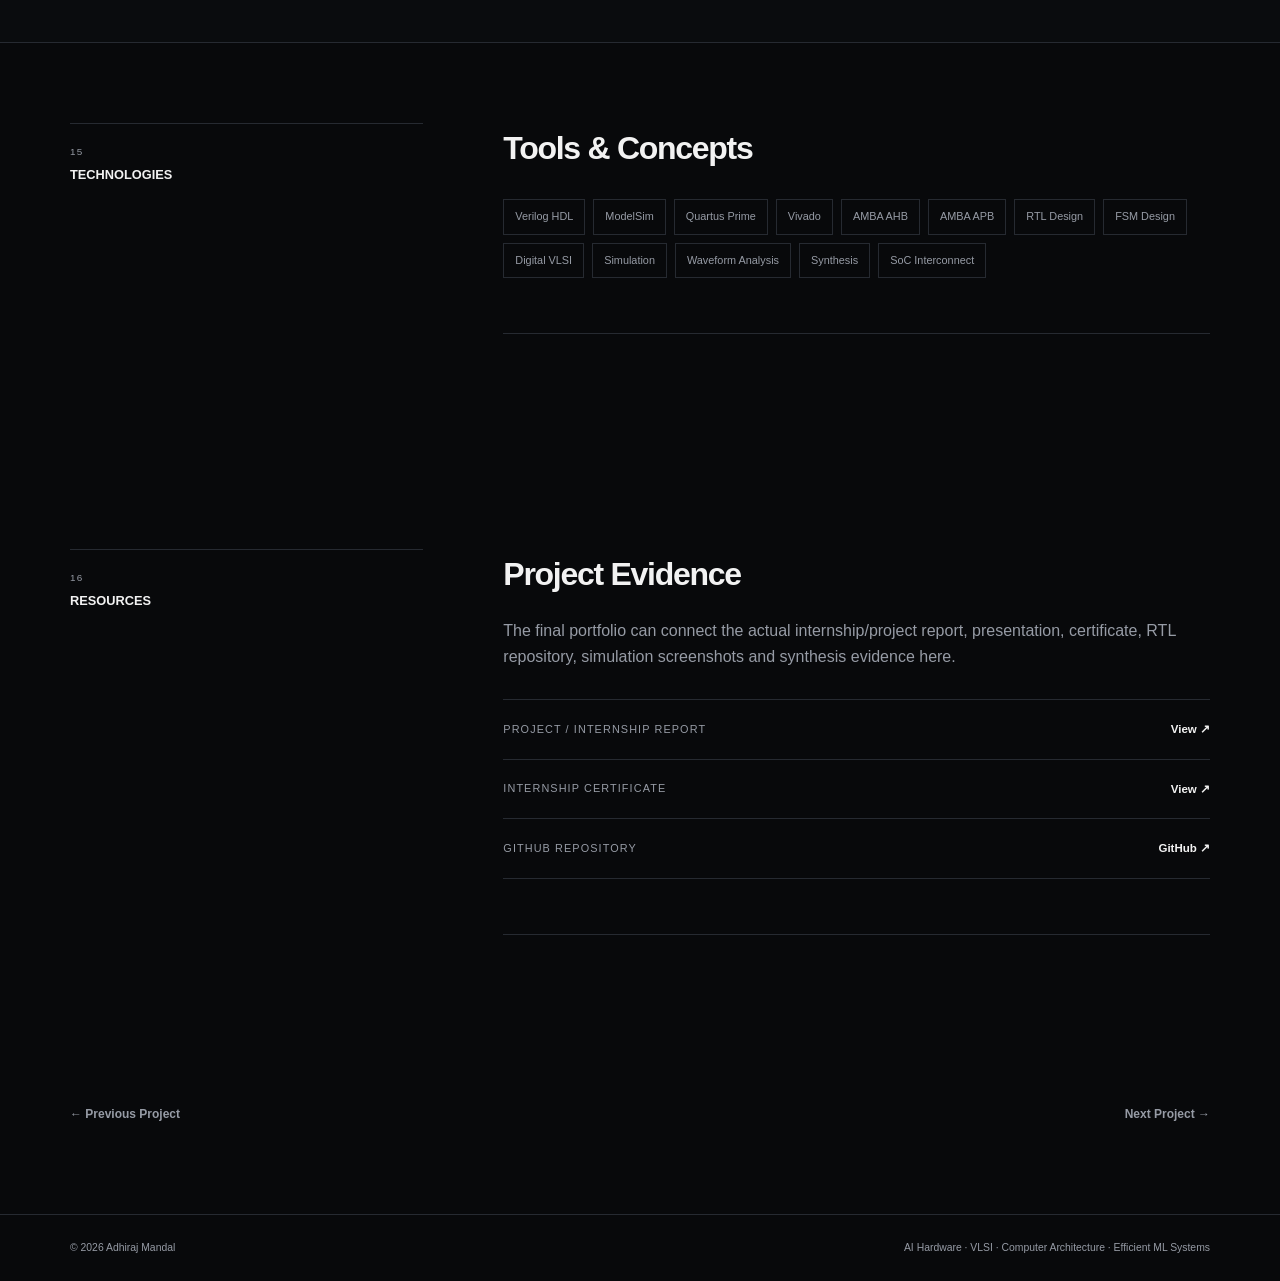
<file: projects/ahb-apb-bridge.html>
<!DOCTYPE html>
<html lang="en">
<head>
    <meta charset="UTF-8">
    <meta name="viewport" content="width=device-width, initial-scale=1.0">
    <meta name="description" content="AHB to APB Bridge Design — Adhiraj Mandal.">
    <title>AHB to APB Bridge Design | Adhiraj Mandal</title>
    <link rel="stylesheet" href="../style.css">
</head>
<body>

<header class="navbar">
    <div class="nav-container">
        <a href="../index.html" class="logo">Adhiraj Mandal<span>.</span></a>
        <a href="../index.html#projects" class="back-link" style="margin:0">← Back to Projects</a>
    </div>
</header>

<main class="detail-main">

<section class="detail-hero">
    <p class="detail-kicker">RTL DESIGN · VLSI · AMBA · VERIFICATION</p>
    <h1>AHB to APB <span style="color:var(--accent)">Bridge Design.</span></h1>
    <p>
        A modular Verilog RTL protocol-conversion system that translates AMBA AHB transactions
        into APB transfers using an AHB Slave Interface, an FSM-based APB Controller, and
        top-level bridge integration.
    </p>
    <div class="detail-hero-meta">
        <span>Maven Silicon Internship</span>
        <span>Verilog HDL</span>
        <span>ModelSim</span>
        <span>AMBA AHB / APB</span>
    </div>
    <a href="../index.html#projects" class="back-link">← Back to Projects</a>
</section>

<section class="detail-content detail-highlight-section">
    <div class="detail-grid">
        <aside class="detail-sidebar">
            <div><span>PROJECT TYPE</span><strong>RTL Design & Verification</strong></div>
            <div><span>BUS PROTOCOLS</span><strong>AMBA AHB → APB</strong></div>
            <div><span>PRIMARY HDL</span><strong>Verilog</strong></div>
            <div><span>CONTROL</span><strong>FSM-Based APB Controller</strong></div>
            <div><span>VERIFICATION</span><strong>Testbenches + Waveform Analysis</strong></div>
        </aside>
        <article class="detail-body">
            <div class="metric-callout-grid">
                <div class="metric-callout"><strong>AHB</strong><span>HIGH-PERFORMANCE SIDE</span></div>
                <div class="metric-callout"><strong>APB</strong><span>PERIPHERAL SIDE</span></div>
                <div class="metric-callout"><strong>RTL</strong><span>MODULAR IMPLEMENTATION</span></div>
            </div>
        </article>
    </div>
</section>

<section class="detail-content">
    <div class="detail-grid">
        <aside class="detail-sidebar"><div><span>01</span><strong>OVERVIEW</strong></div></aside>
        <article class="detail-body">
            <section>
                <h2>Bridging Two AMBA Protocols</h2>
                <p>
                    The AHB-to-APB Bridge enables communication between the AMBA
                    <strong>Advanced High-performance Bus (AHB)</strong> and the
                    <strong>Advanced Peripheral Bus (APB)</strong>. AHB is intended for
                    higher-performance system communication, while APB provides a simpler
                    interface for low-bandwidth peripherals.
                </p>
                <p>
                    Because the protocols use different transfer mechanisms and timing
                    requirements, the bridge captures the AHB transaction, converts its
                    address/data/control information into APB-compatible signals, performs
                    the APB transfer, and returns read data and completion information toward
                    the AHB side.
                </p>
            </section>

            <section>
                <h2>Design Objective</h2>
                <div class="feature-list">
                    <div><strong>Receive AHB Transactions</strong><p>Identify valid AHB transfers and capture the required transaction information.</p></div>
                    <div><strong>Convert the Protocol</strong><p>Translate AHB address, data and control information into an APB transfer.</p></div>
                    <div><strong>Control APB Timing</strong><p>Generate the required APB SETUP and ACCESS sequencing.</p></div>
                    <div><strong>Return Results</strong><p>Provide APB read data and transaction completion information back toward AHB.</p></div>
                </div>
            </section>
        </article>
    </div>
</section>

<section class="detail-content detail-band">
    <div class="detail-grid">
        <aside class="detail-sidebar"><div><span>02</span><strong>ARCHITECTURE</strong></div></aside>
        <article class="detail-body">
            <section>
                <h2>Modular Bridge Architecture</h2>
                <div class="architecture-stack">
                    <div>AHB Bus</div><i>↓</i>
                    <div class="accent-box">AHB Slave Interface</div><i>↓</i>
                    <div>valid · address · data · control</div><i>↓</i>
                    <div class="accent-box">APB Controller</div><i>↓</i>
                    <div>PSEL · PADDR · PWDATA · PWRITE · PENABLE</div><i>↓</i>
                    <div>APB Bus / Peripheral</div>
                </div>
            </section>

            <section>
                <h2>Three-Part Implementation</h2>
                <div class="feature-list">
                    <div><strong>AHB Slave Interface</strong><p>Detects valid AHB transfers and captures address, write data and control information.</p></div>
                    <div><strong>APB Controller</strong><p>Converts the captured transaction into an APB transfer using FSM-based control.</p></div>
                    <div><strong>AHB2APB Bridge</strong><p>Top-level integration module connecting the AHB-side and APB-side logic.</p></div>
                    <div><strong>Verification Environment</strong><p>Dedicated testbenches and simulation waveforms validate block and system behavior.</p></div>
                </div>
            </section>
        </article>
    </div>
</section>

<section class="detail-content">
    <div class="detail-grid">
        <aside class="detail-sidebar"><div><span>03</span><strong>AHB SLAVE INTERFACE</strong></div></aside>
        <article class="detail-body">
            <section>
                <h2>Receiving the AHB Transaction</h2>
                <p>
                    The AHB Slave Interface forms the bridge's AHB-side endpoint. It determines
                    whether the incoming transfer is valid and captures the information required
                    by the APB Controller.
                </p>
            </section>

            <section>
                <h2>Key AHB Signals</h2>
                <div class="large-tags">
                    <span>Hclk</span><span>Hresetn</span><span>Hwrite</span>
                    <span>Hreadyin</span><span>Htrans[1:0]</span>
                    <span>Haddr[31:0]</span><span>Hwdata[31:0]</span>
                </div>
            </section>

            <section>
                <h2>Transaction Validity</h2>
                <p>
                    AHB transfer information is accepted when the transfer is valid, with
                    `Htrans` identifying the appropriate transfer type and `Hreadyin`
                    indicating that the incoming transfer can be accepted. Valid NONSEQ
                    and SEQ transfers are captured and forwarded to the controller.
                </p>
                <div class="equation-box">
                    <code>AHB VALID → capture address + write data + control</code>
                    <code>AHB INVALID / IDLE → no APB transaction initiated</code>
                </div>
            </section>

            <section>
                <h2>Controller-Side Signals</h2>
                <div class="large-tags">
                    <span>valid</span><span>Haddr1</span><span>Haddr2</span>
                    <span>Hwdata1</span><span>Hwdata2</span>
                    <span>Hwritereg</span><span>tempselx</span>
                </div>
            </section>
        </article>
    </div>
</section>

<section class="detail-content detail-band">
    <div class="detail-grid">
        <aside class="detail-sidebar"><div><span>04</span><strong>APB CONTROLLER</strong></div></aside>
        <article class="detail-body">
            <section>
                <h2>FSM-Based Protocol Conversion</h2>
                <p>
                    The APB Controller is the central control block. It takes the captured
                    AHB-side transaction and generates the corresponding APB address, data,
                    read/write control and transfer-enable signals.
                </p>
                <div class="architecture-stack">
                    <div>IDLE</div><i>valid</i>
                    <div class="accent-box">SETUP</div><i>↓</i>
                    <div class="accent-box">ACCESS</div><i>↓</i>
                    <div>COMPLETE / RETURN</div><i>↓</i>
                    <div>IDLE</div>
                </div>
            </section>

            <section>
                <h2>APB Outputs</h2>
                <div class="large-tags">
                    <span>Pwrite</span><span>Penable</span><span>Pselx</span>
                    <span>Paddr</span><span>Pwdata</span><span>Hreadyout</span>
                </div>
            </section>
        </article>
    </div>
</section>

<section class="detail-content">
    <div class="detail-grid">
        <aside class="detail-sidebar"><div><span>05</span><strong>APB TRANSFER</strong></div></aside>
        <article class="detail-body">
            <section>
                <h2>SETUP → ACCESS</h2>
                <p>
                    The APB Controller follows the required APB transfer sequence. During
                    SETUP, the address, write data and control information are placed on the
                    bus with the peripheral selected. During ACCESS, `PENABLE` is asserted.
                </p>
                <div class="flow-diagram">
                    <div>SETUP · PSEL = 1 · PENABLE = 0</div><i>↓</i>
                    <div>ACCESS · PSEL = 1 · PENABLE = 1</div><i>↓</i>
                    <div>Transfer Completion</div>
                </div>
            </section>

            <section>
                <h2>APB Signal Relationship</h2>
                <div class="equation-box">
                    <code>PADDR  → peripheral address</code>
                    <code>PWDATA → write data</code>
                    <code>PWRITE → read / write selection</code>
                    <code>PSEL   → peripheral selection</code>
                    <code>PENABLE → ACCESS phase enable</code>
                </div>
            </section>
        </article>
    </div>
</section>

<section class="detail-content detail-band">
    <div class="detail-grid">
        <aside class="detail-sidebar"><div><span>06</span><strong>WRITE PATH</strong></div></aside>
        <article class="detail-body">
            <section>
                <h2>AHB Write → APB Write</h2>
                <div class="pipeline">
                    <span>AHB MASTER</span><i>→</i>
                    <span>AHB SLAVE</span><i>→</i>
                    <span>CAPTURE</span><i>→</i>
                    <span>APB SETUP</span><i>→</i>
                    <span>APB ACCESS</span><i>→</i>
                    <span>PERIPHERAL</span>
                </div>
                <p>
                    For a write transfer, the bridge captures the AHB address and write data,
                    carries the write direction into the APB controller, and drives `PADDR`,
                    `PWDATA`, `PWRITE`, `PSEL` and `PENABLE` appropriately.
                </p>
            </section>
        </article>
    </div>
</section>

<section class="detail-content">
    <div class="detail-grid">
        <aside class="detail-sidebar"><div><span>07</span><strong>READ PATH</strong></div></aside>
        <article class="detail-body">
            <section>
                <h2>AHB Read → APB Read → AHB Read Data</h2>
                <div class="pipeline">
                    <span>AHB MASTER</span><i>→</i>
                    <span>AHB SLAVE</span><i>→</i>
                    <span>APB CONTROLLER</span><i>→</i>
                    <span>APB PERIPHERAL</span>
                </div>
                <div class="pipeline" style="margin-top:18px">
                    <span>PRDATA</span><i>→</i><span>CONTROLLER</span><i>→</i><span>HRDATA</span>
                </div>
                <p>
                    For a read, the bridge generates an APB read transaction and receives
                    `PRDATA` from the peripheral. The returned information is routed toward
                    the AHB side as `HRDATA`.
                </p>
            </section>
        </article>
    </div>
</section>

<section class="detail-content detail-band">
    <div class="detail-grid">
        <aside class="detail-sidebar"><div><span>08</span><strong>TOP-LEVEL INTEGRATION</strong></div></aside>
        <article class="detail-body">
            <section>
                <h2>AHB2APB Bridge</h2>
                <p>
                    The top-level module integrates the AHB Slave Interface and APB Controller.
                    Its primary responsibility is clean signal routing between the two blocks
                    and the external bus interfaces.
                </p>
                <div class="feature-list">
                    <div><strong>AHB Inputs</strong><p>Clock, reset, transfer type, address, write data and control signals.</p></div>
                    <div><strong>Internal Interface</strong><p>Valid transaction, captured address/data and write-selection information.</p></div>
                    <div><strong>APB Outputs</strong><p>Address, write data, read/write control, peripheral select and enable.</p></div>
                    <div><strong>Return Path</strong><p>APB read data and completion information toward the AHB interface.</p></div>
                </div>
            </section>
        </article>
    </div>
</section>

<section class="detail-content">
    <div class="detail-grid">
        <aside class="detail-sidebar"><div><span>09</span><strong>VERIFICATION</strong></div></aside>
        <article class="detail-body">
            <section>
                <h2>Block-Level Verification</h2>
                <div class="verification-flow">
                    <div><span>AHB SLAVE INTERFACE</span><strong>Dedicated Testbench</strong><p>Valid/invalid transfers, read/write behavior, reset and signal capture.</p></div>
                    <div class="verify-arrow">→</div>
                    <div><span>APB CONTROLLER</span><strong>Dedicated Testbench</strong><p>FSM sequencing, APB controls, address/data and completion behavior.</p></div>
                </div>
            </section>

            <section>
                <h2>Top-Level Verification</h2>
                <p>
                    After block-level testing, the integrated bridge was exercised by applying
                    AHB-side transactions and observing the corresponding APB-side behavior.
                    Simulation waveforms were used to inspect both signal correctness and
                    transaction timing.
                </p>
                <div class="flow-diagram">
                    <div>AHB Test Stimulus</div><i>↓</i>
                    <div>AHB2APB Bridge</div><i>↓</i>
                    <div>APB Signal Response</div><i>↓</i>
                    <div>Waveform Analysis</div>
                </div>
            </section>

            <section>
                <h2>Verification Focus</h2>
                <div class="large-tags">
                    <span>NONSEQ Transfers</span><span>SEQ Transfers</span>
                    <span>Read Transactions</span><span>Write Transactions</span>
                    <span>Reset</span><span>PSEL Generation</span>
                    <span>PENABLE Sequencing</span><span>FSM Transitions</span>
                    <span>HRDATA</span><span>HREADYOUT</span>
                </div>
            </section>
        </article>
    </div>
</section>

<section class="detail-content detail-band">
    <div class="detail-grid">
        <aside class="detail-sidebar"><div><span>10</span><strong>SIMULATION</strong></div></aside>
        <article class="detail-body">
            <section>
                <h2>ModelSim Waveform Analysis</h2>
                <p>
                    ModelSim was used for RTL simulation and waveform-level debugging. The
                    analysis focused on verifying the temporal relationship between the
                    captured AHB transaction and the generated APB SETUP and ACCESS phases.
                </p>
                <div class="large-tags">
                    <span>Hclk</span><span>Hresetn</span><span>Htrans</span>
                    <span>Hwrite</span><span>Haddr</span><span>Hwdata</span>
                    <span>Hreadyin</span><span>Hreadyout</span><span>Hrdata</span>
                    <span>Paddr</span><span>Pwdata</span><span>Pwrite</span>
                    <span>Pselx</span><span>Penable</span><span>Prdata</span>
                </div>
            </section>
        </article>
    </div>
</section>

<section class="detail-content">
    <div class="detail-grid">
        <aside class="detail-sidebar"><div><span>11</span><strong>SYNTHESIS</strong></div></aside>
        <article class="detail-body">
            <section>
                <h2>From RTL to Hardware</h2>
                <p>
                    After functional verification, the RTL can be taken through a synthesis
                    flow to evaluate logic utilization, register usage, timing behavior and
                    critical paths. The final portfolio page should use the actual synthesis
                    report values rather than estimated numbers.
                </p>
                <div class="feature-list">
                    <div><strong>Logic Utilization</strong><p>Actual LUT/logic usage from the selected synthesis target.</p></div>
                    <div><strong>Register Usage</strong><p>Flip-flop/register utilization reported by the synthesis tool.</p></div>
                    <div><strong>Timing</strong><p>Clock constraint, critical path and achieved timing from the actual report.</p></div>
                    <div><strong>Implementation Evidence</strong><p>Synthesis screenshots or report excerpts can be attached here later.</p></div>
                </div>
            </section>
        </article>
    </div>
</section>

<section class="detail-content detail-band">
    <div class="detail-grid">
        <aside class="detail-sidebar"><div><span>12</span><strong>ENGINEERING CHALLENGES</strong></div></aside>
        <article class="detail-body">
            <section>
                <div class="feature-list">
                    <div><strong>Protocol Translation</strong><p>Understanding the different transaction mechanisms and translating AHB behavior into APB timing.</p></div>
                    <div><strong>FSM Sequencing</strong><p>Ensuring SETUP and ACCESS control signals occur in the required order.</p></div>
                    <div><strong>RTL Debugging</strong><p>Resolving Verilog syntax, interface, signal-width and state-machine issues through simulation.</p></div>
                    <div><strong>Module Integration</strong><p>Connecting independently developed blocks through a clean top-level interface.</p></div>
                </div>
            </section>
        </article>
    </div>
</section>

<section class="detail-content">
    <div class="detail-grid">
        <aside class="detail-sidebar"><div><span>13</span><strong>MY CONTRIBUTION</strong></div></aside>
        <article class="detail-body">
            <section>
                <h2>What I Built</h2>
                <p>
                    Designed and implemented the AHB Slave Interface, FSM-based APB Controller,
                    and top-level AHB2APB Bridge integration in Verilog. Developed dedicated
                    testbenches for block-level verification and exercised the integrated
                    bridge through simulation and waveform analysis.
                </p>
                <p>
                    The project gave me practical experience translating protocol specifications
                    into synthesizable RTL and following the complete flow from module design
                    through verification and hardware-oriented analysis.
                </p>
            </section>
        </article>
    </div>
</section>

<section class="detail-content detail-band">
    <div class="detail-grid">
        <aside class="detail-sidebar"><div><span>14</span><strong>TAKEAWAY</strong></div></aside>
        <article class="detail-body">
            <section>
                <h2>Protocol-Level Thinking in RTL</h2>
                <div class="pipeline">
                    <span>PROTOCOL SPEC</span><i>→</i>
                    <span>RTL ARCHITECTURE</span><i>→</i>
                    <span>FSM CONTROL</span><i>→</i>
                    <span>SIMULATION</span><i>→</i>
                    <span>VERIFICATION</span>
                </div>
                <p>
                    The central lesson from the project was that robust RTL design is not only
                    about writing synthesizable code; it requires understanding protocol timing,
                    defining clean module boundaries, designing deterministic control logic,
                    and validating behavior through simulation.
                </p>
            </section>
        </article>
    </div>
</section>

<section class="detail-content">
    <div class="detail-grid">
        <aside class="detail-sidebar"><div><span>15</span><strong>TECHNOLOGIES</strong></div></aside>
        <article class="detail-body">
            <section>
                <h2>Tools & Concepts</h2>
                <div class="large-tags">
                    <span>Verilog HDL</span><span>ModelSim</span>
                    <span>Quartus Prime</span><span>Vivado</span>
                    <span>AMBA AHB</span><span>AMBA APB</span>
                    <span>RTL Design</span><span>FSM Design</span>
                    <span>Digital VLSI</span><span>Simulation</span>
                    <span>Waveform Analysis</span><span>Synthesis</span>
                    <span>SoC Interconnect</span>
                </div>
            </section>
        </article>
    </div>
</section>

<section class="detail-content detail-resources">
    <div class="detail-grid">
        <aside class="detail-sidebar"><div><span>16</span><strong>RESOURCES</strong></div></aside>
        <article class="detail-body">
            <section>
                <h2>Project Evidence</h2>
                <p>
                    The final portfolio can connect the actual internship/project report,
                    presentation, certificate, RTL repository, simulation screenshots and
                    synthesis evidence here.
                </p>
                <div class="resource-list">
                    <a href="https://drive.google.com/file/d/12TwD09atja2MugsVkYSiRKcc1f1hbAL8/view?usp=drive_link" class="resource-item"><span>PROJECT / INTERNSHIP REPORT</span><strong>View ↗</strong></a>
                    
                    <a href="https://drive.google.com/file/d/1Lkb0jHkjDp0JgAyqnFx3kkn3EAbjnus0/view?usp=drive_link" class="resource-item"><span>INTERNSHIP CERTIFICATE</span><strong>View ↗</strong></a>
                    <a href="https://github.com/Adhiraj-Mandal/ahb-apb-bridge" class="resource-item"><span>GITHUB REPOSITORY</span><strong>GitHub ↗</strong></a>
                    
                </div>
            </section>
        </article>
    </div>
</section>

<section class="project-nav">
    <a href="ai-powered-asic-suite.html">← Previous Project</a>
    <a href="disease-predictor.html">Next Project →</a>
</section>

</main>

<footer>
    <div class="footer-container">
        <p>© 2026 Adhiraj Mandal</p>
        <p>AI Hardware · VLSI · Computer Architecture · Efficient ML Systems</p>
    </div>
</footer>

</body>
</html>
</file>
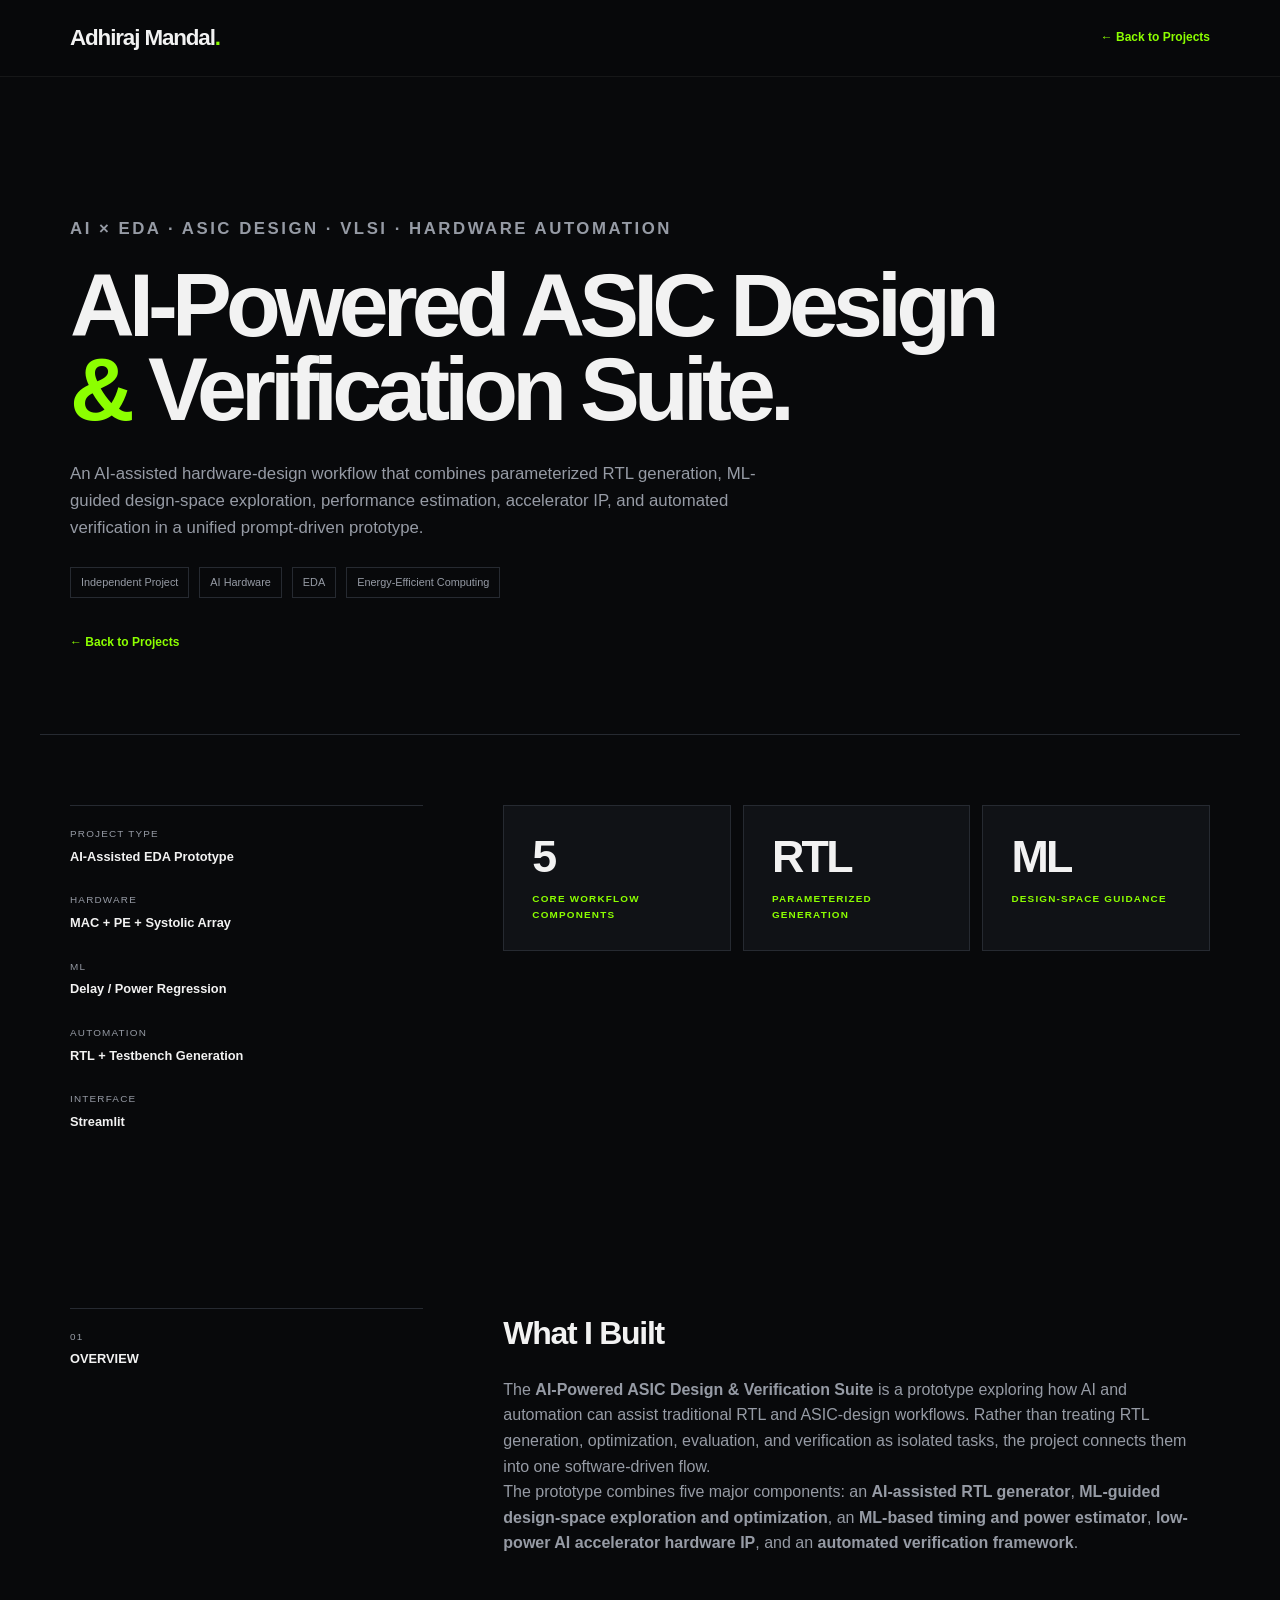
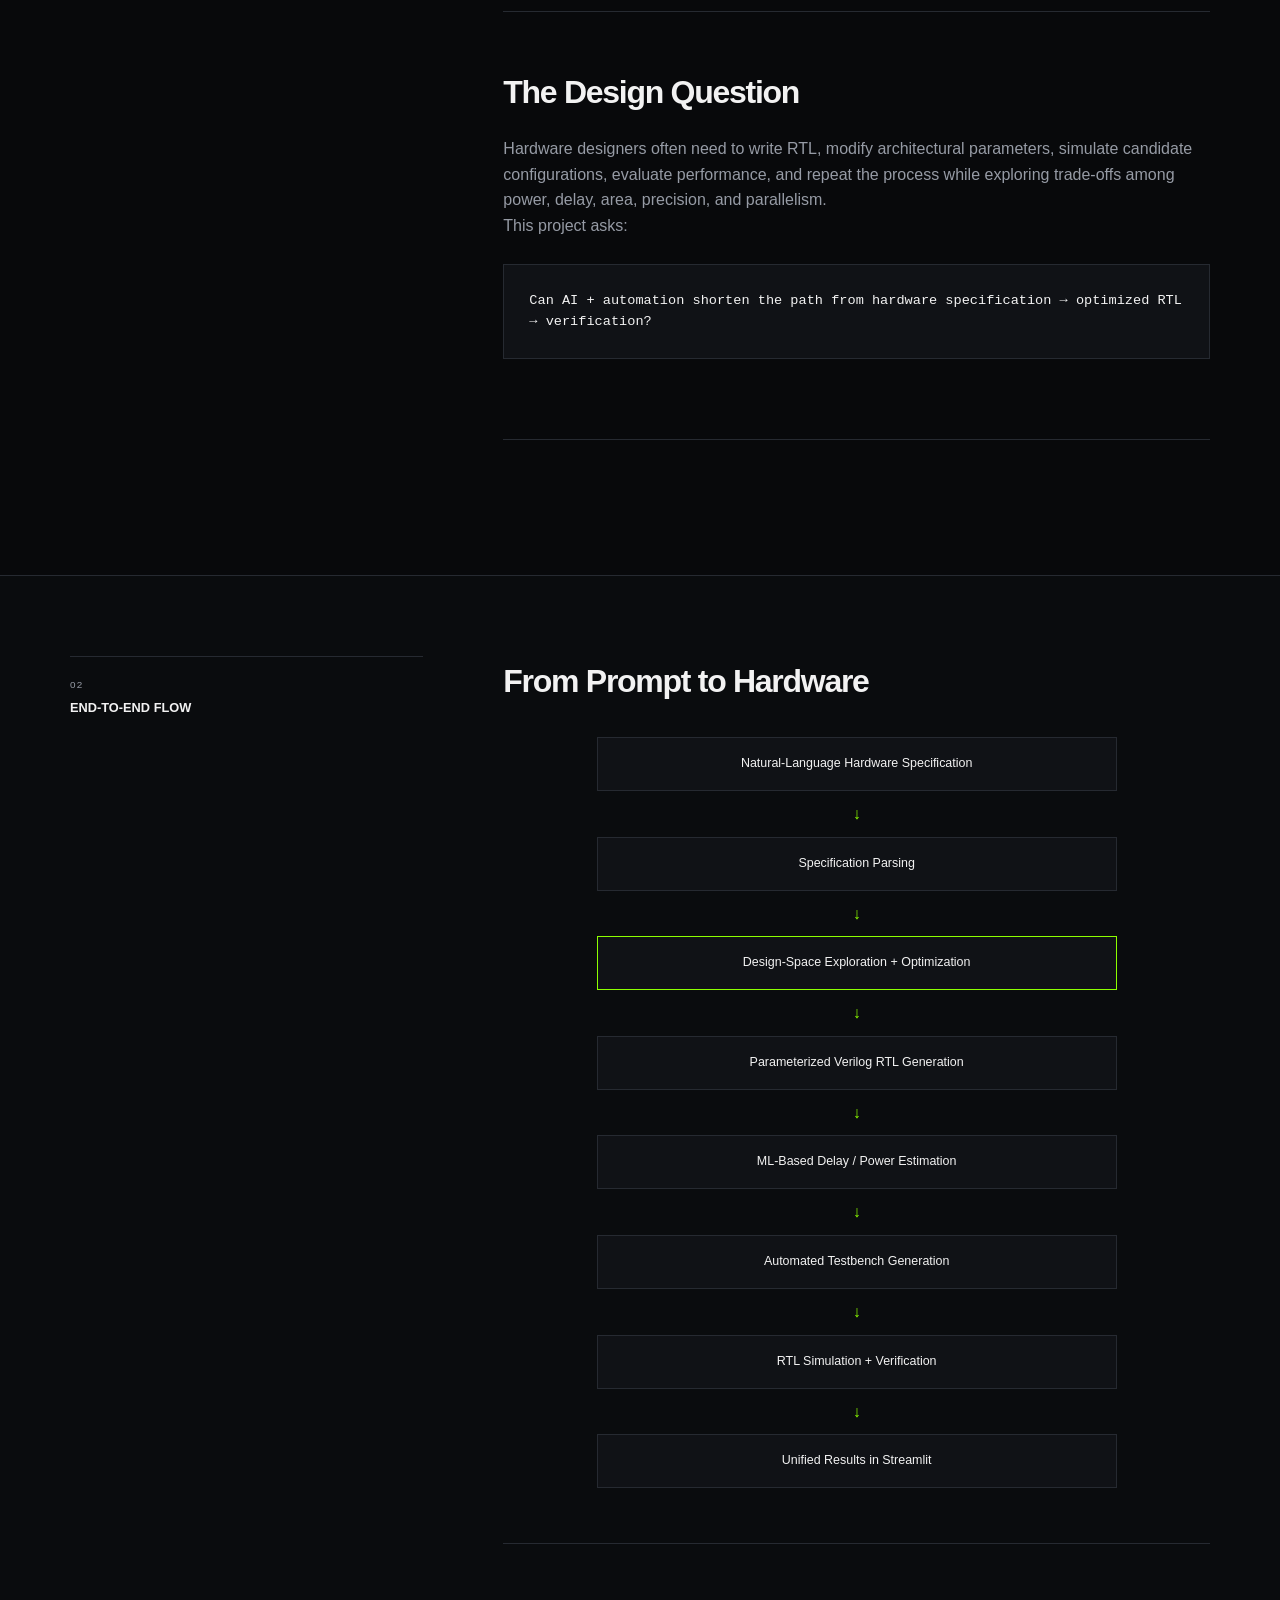
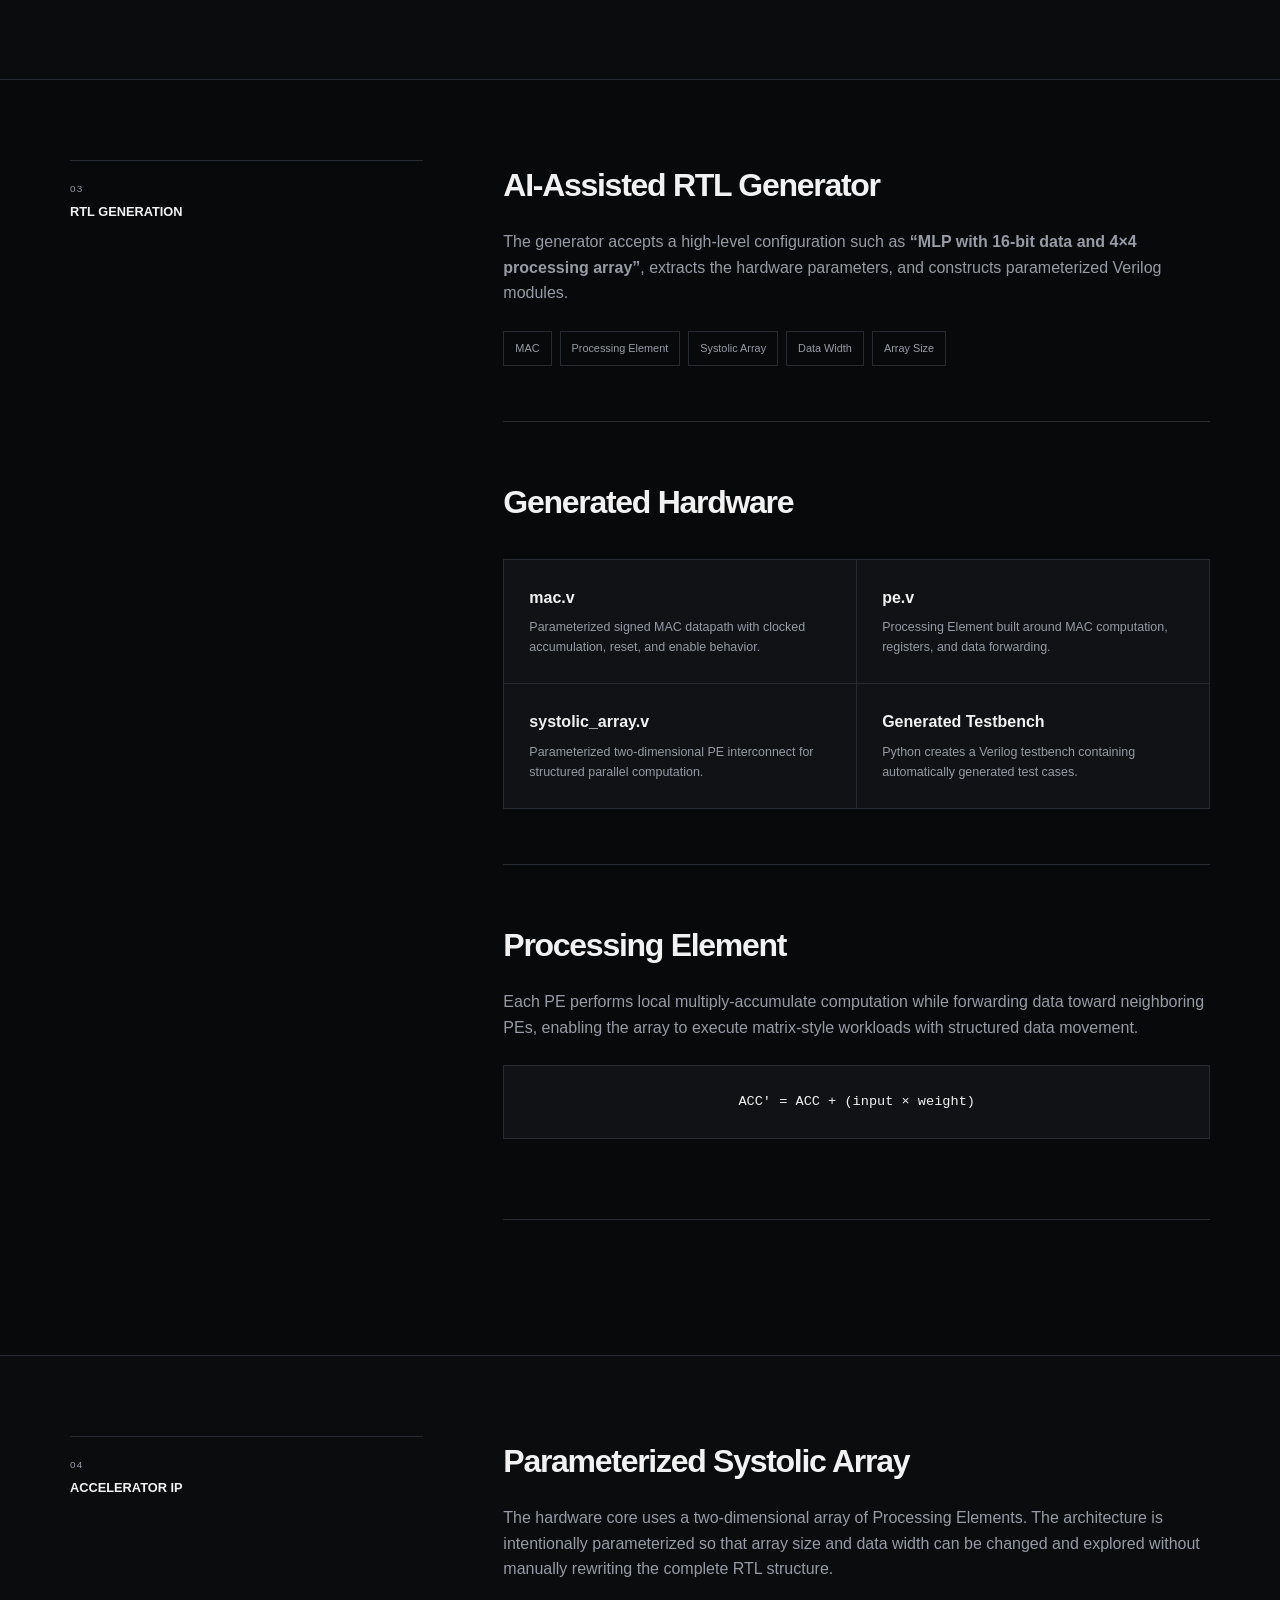
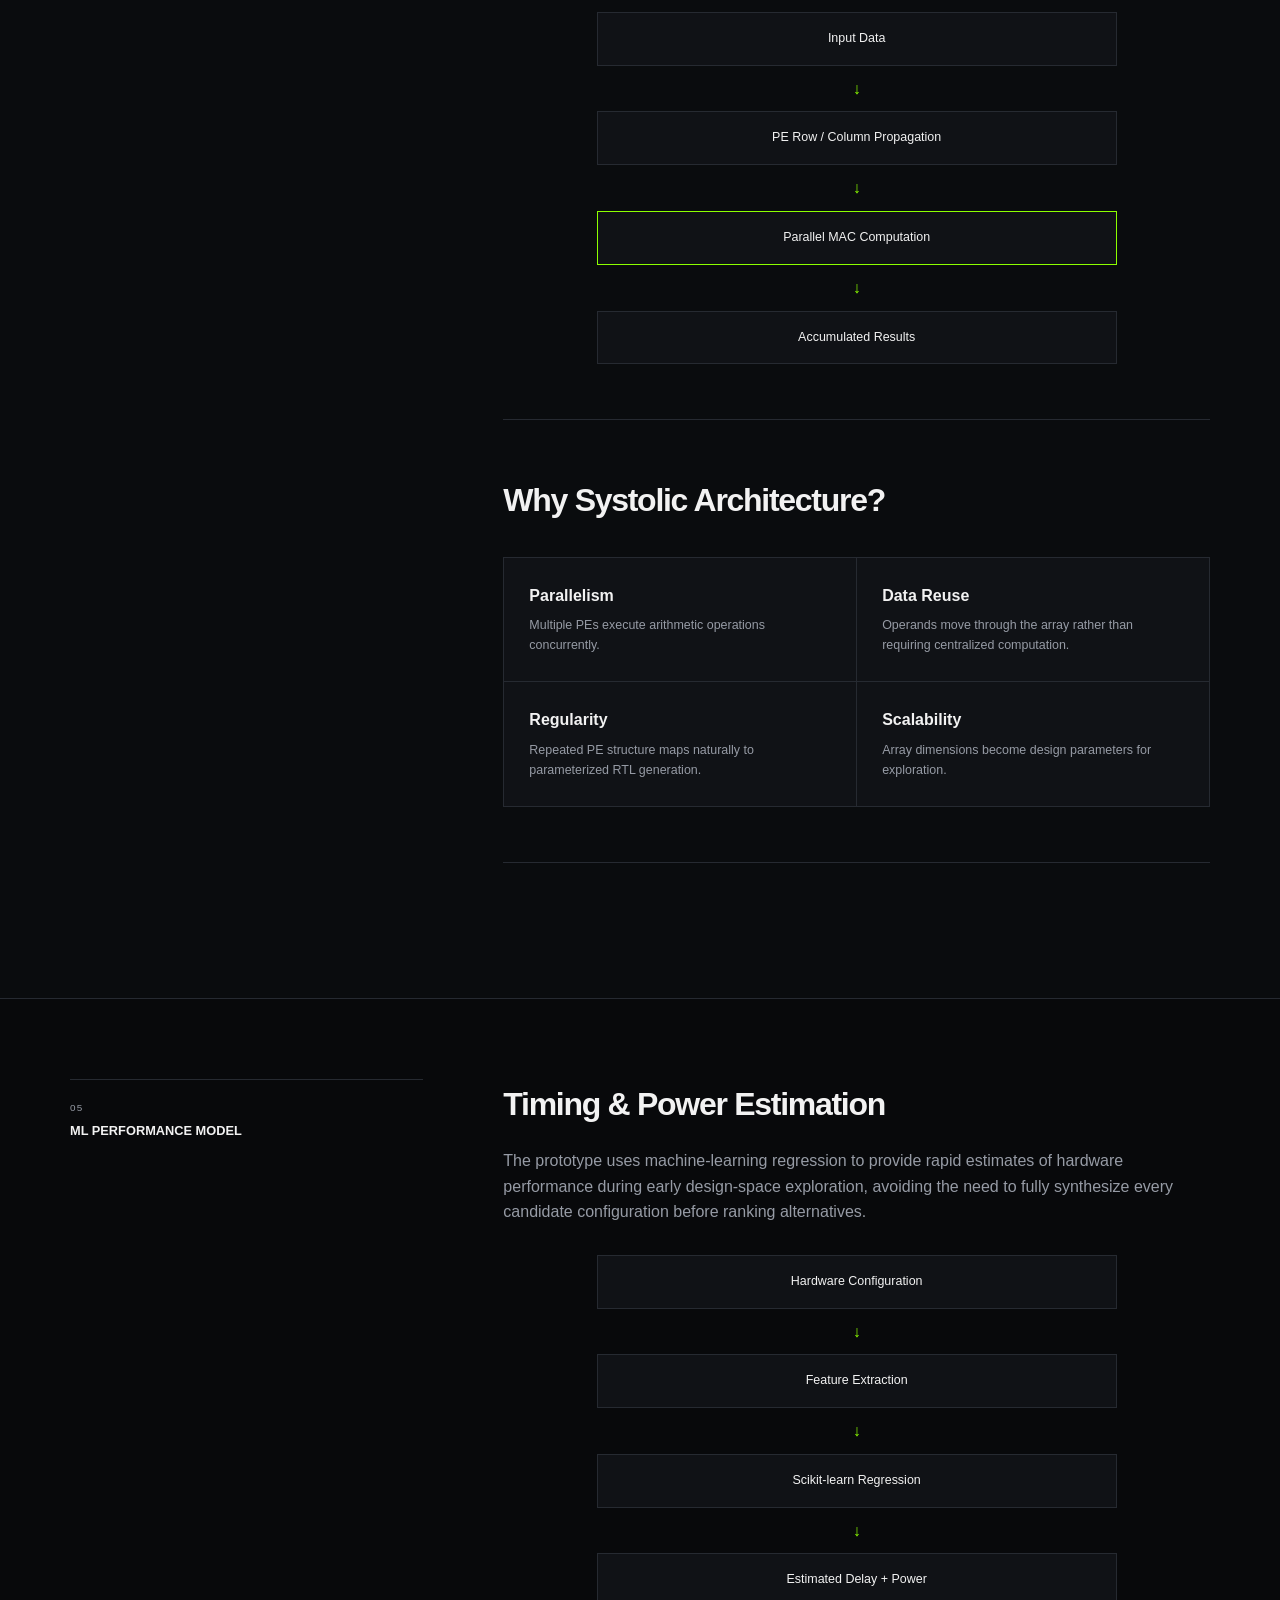
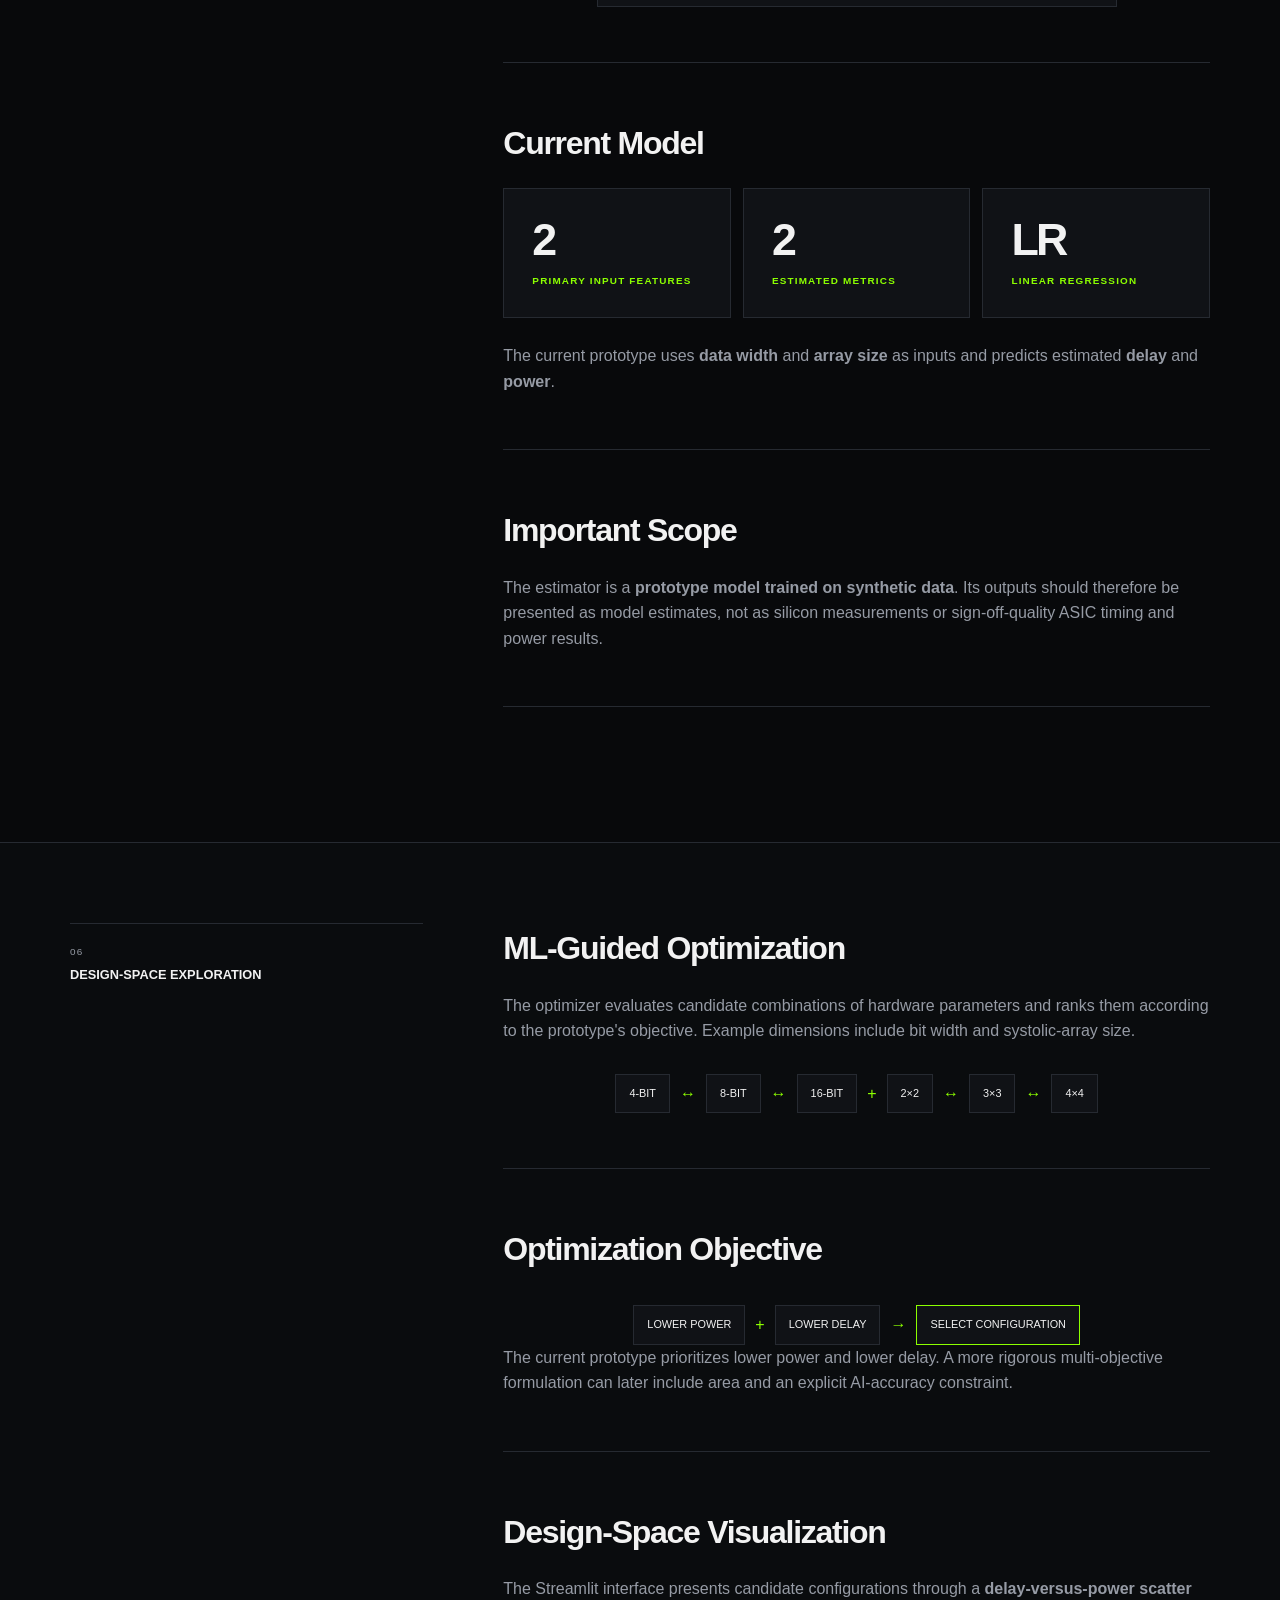
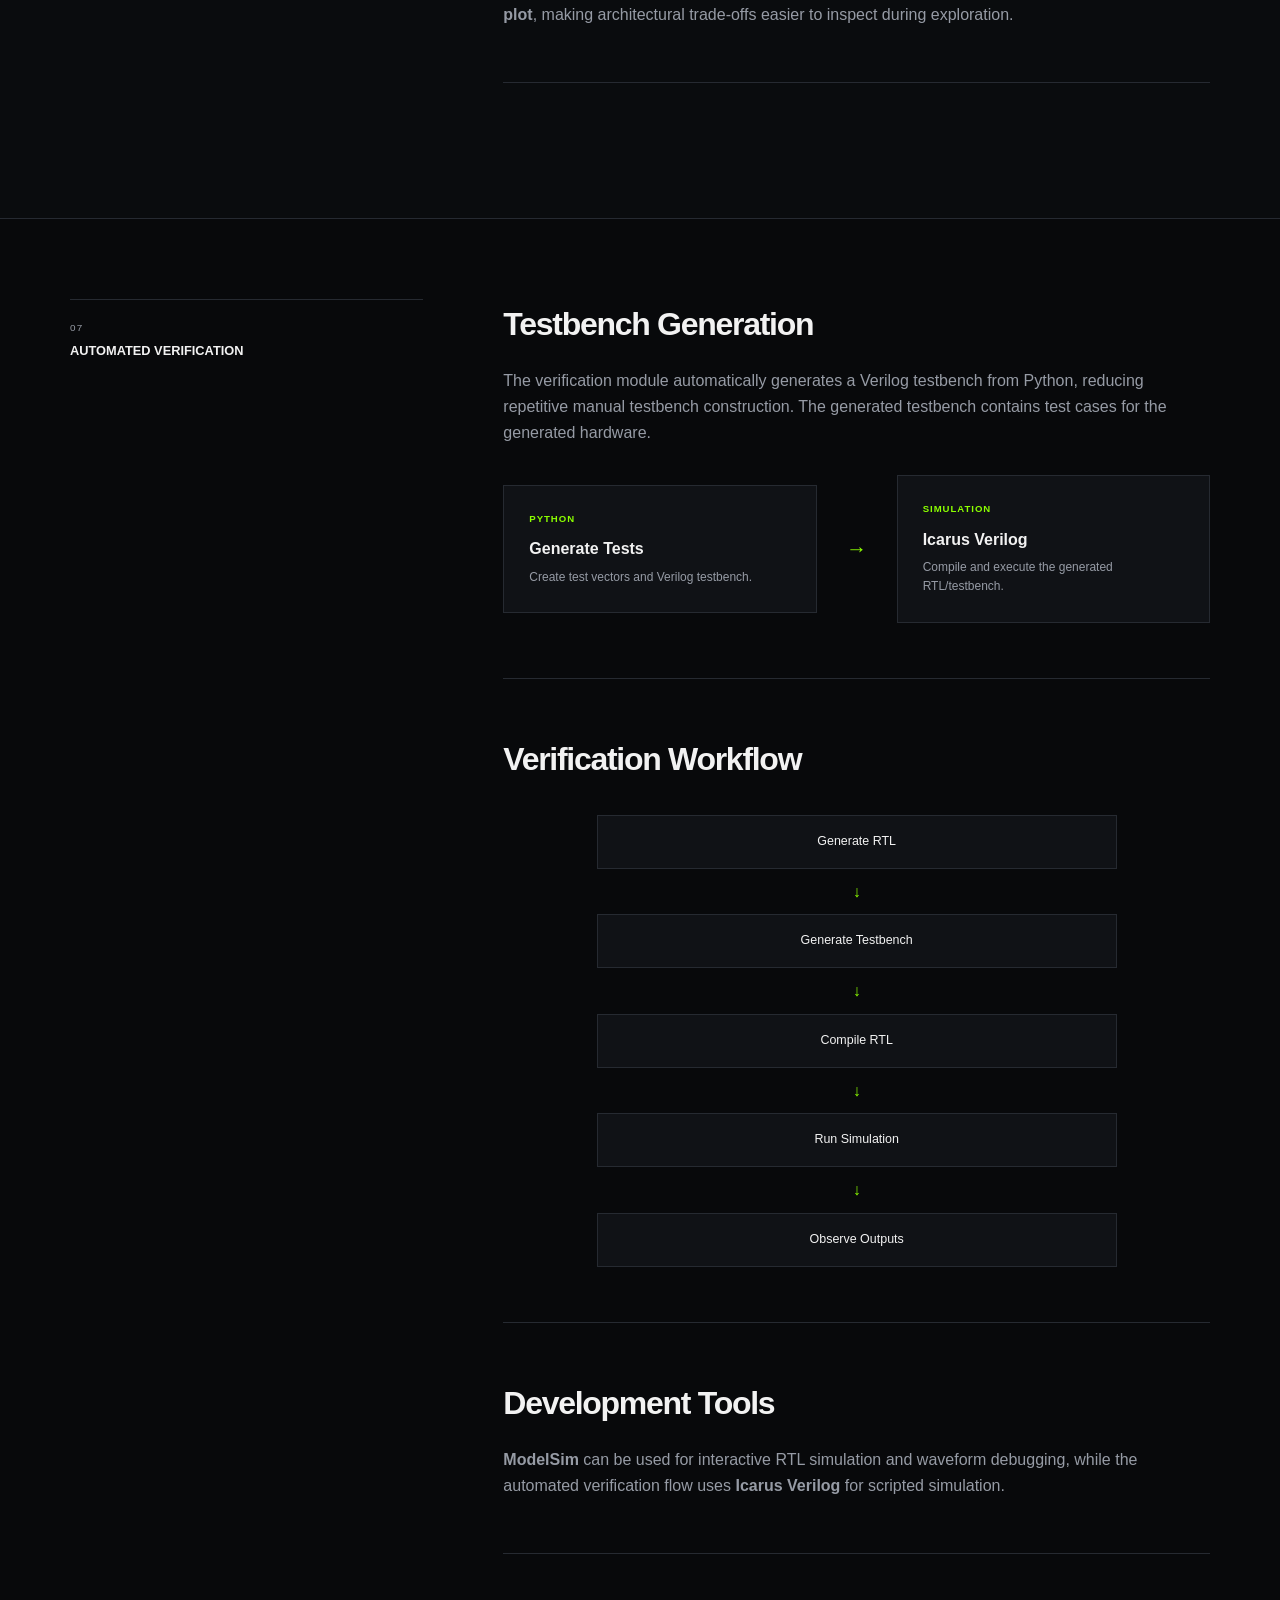
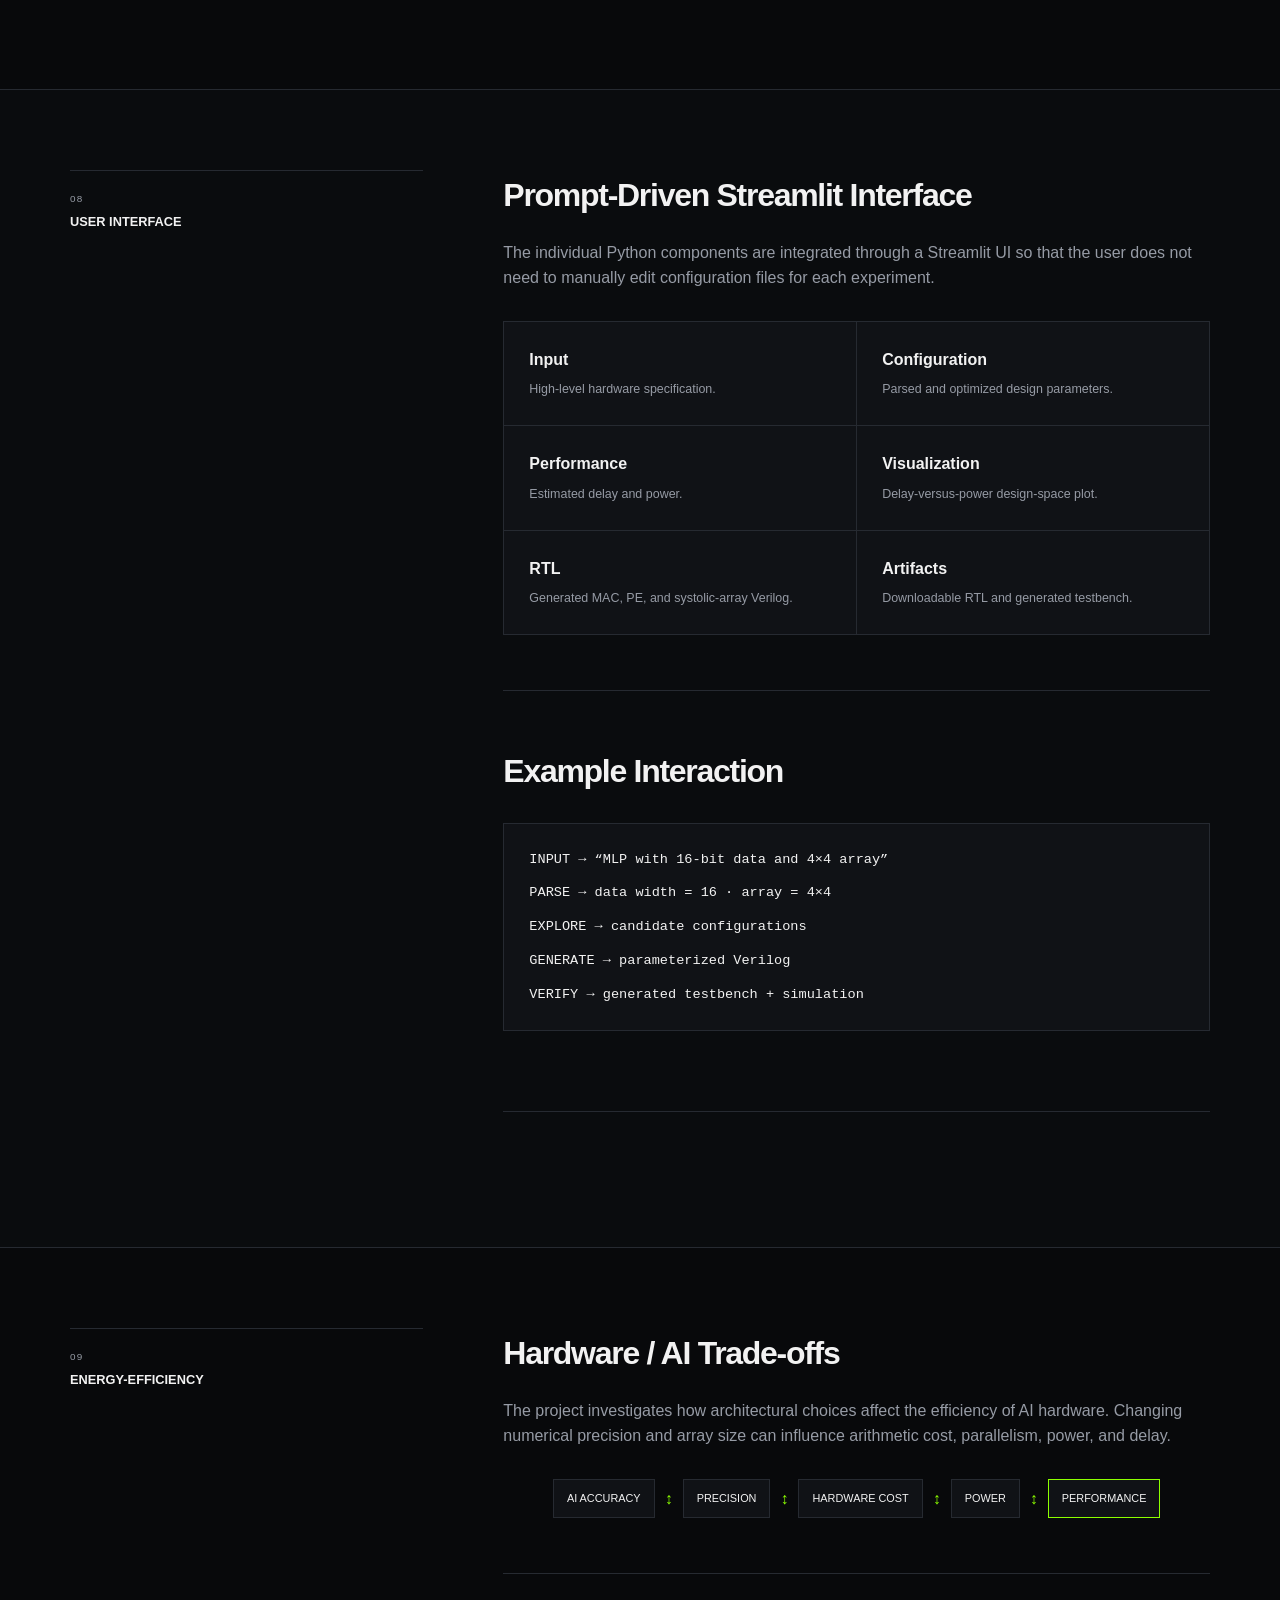
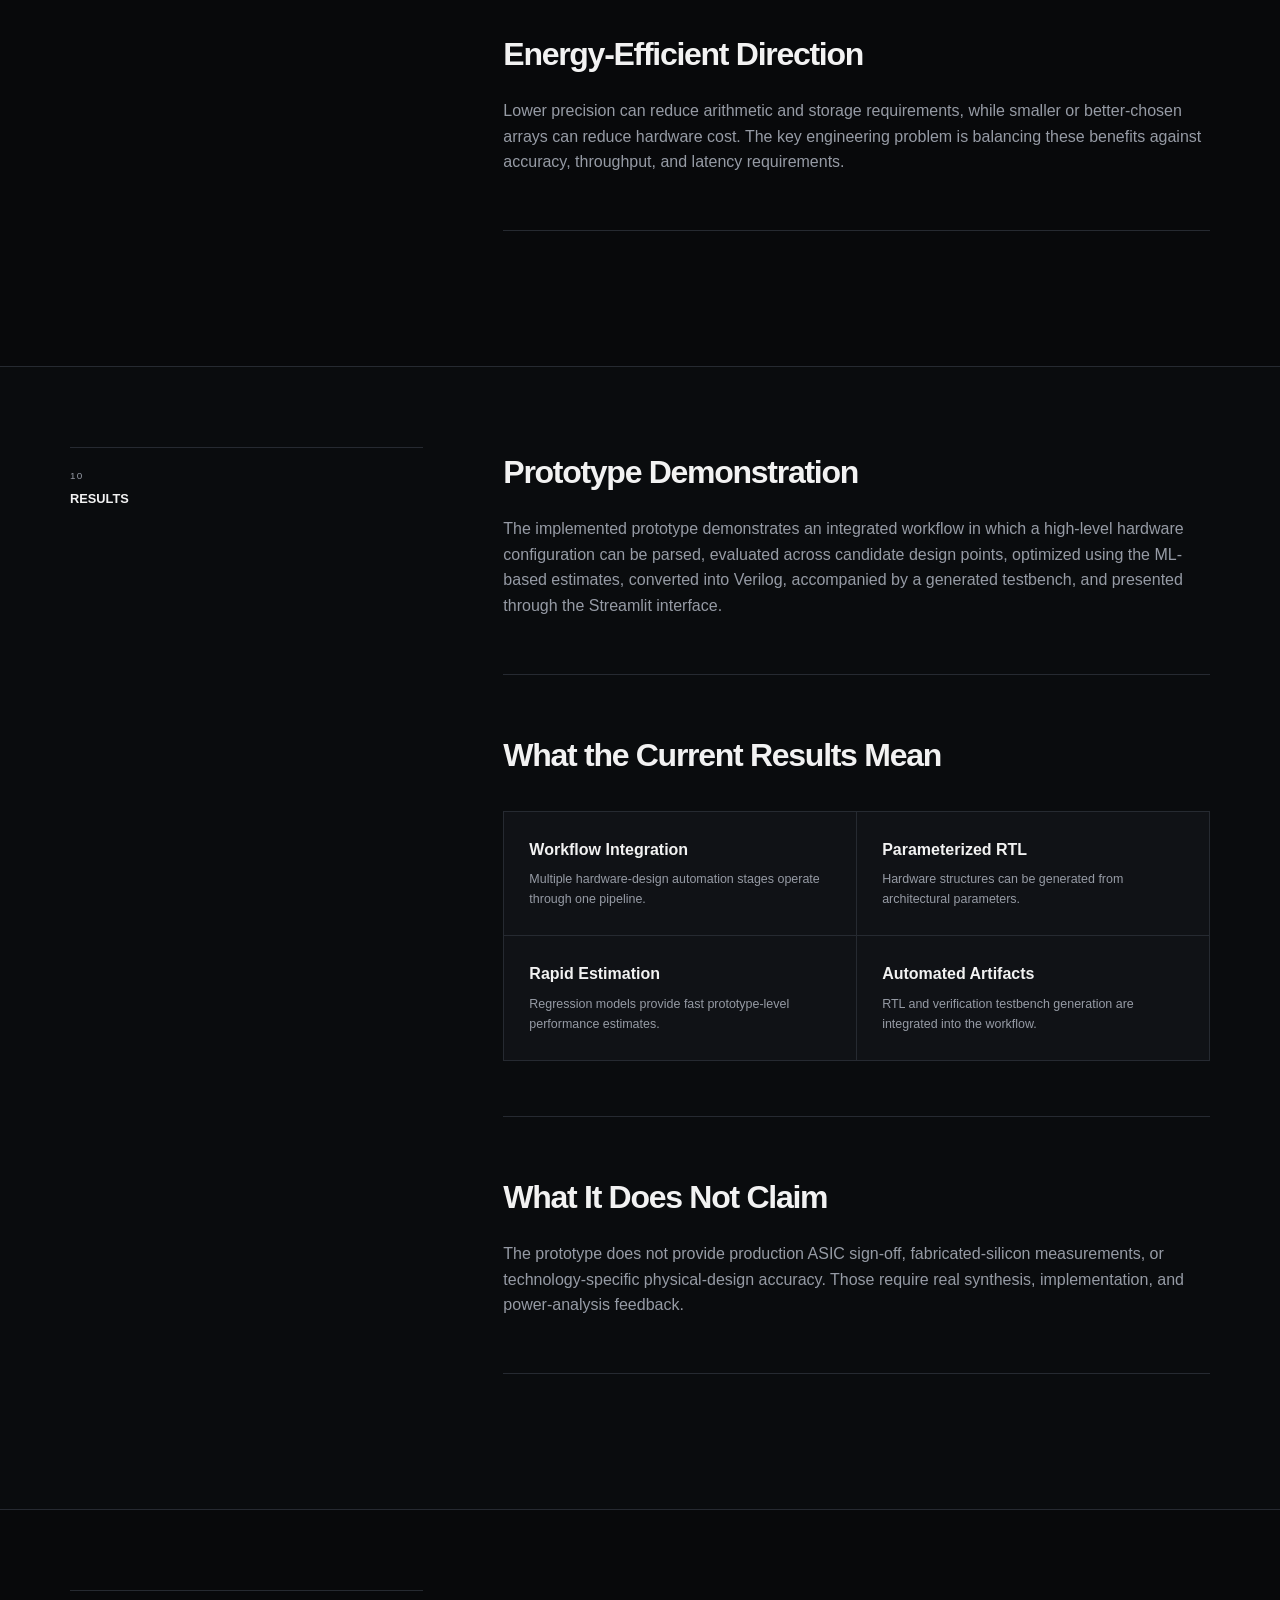
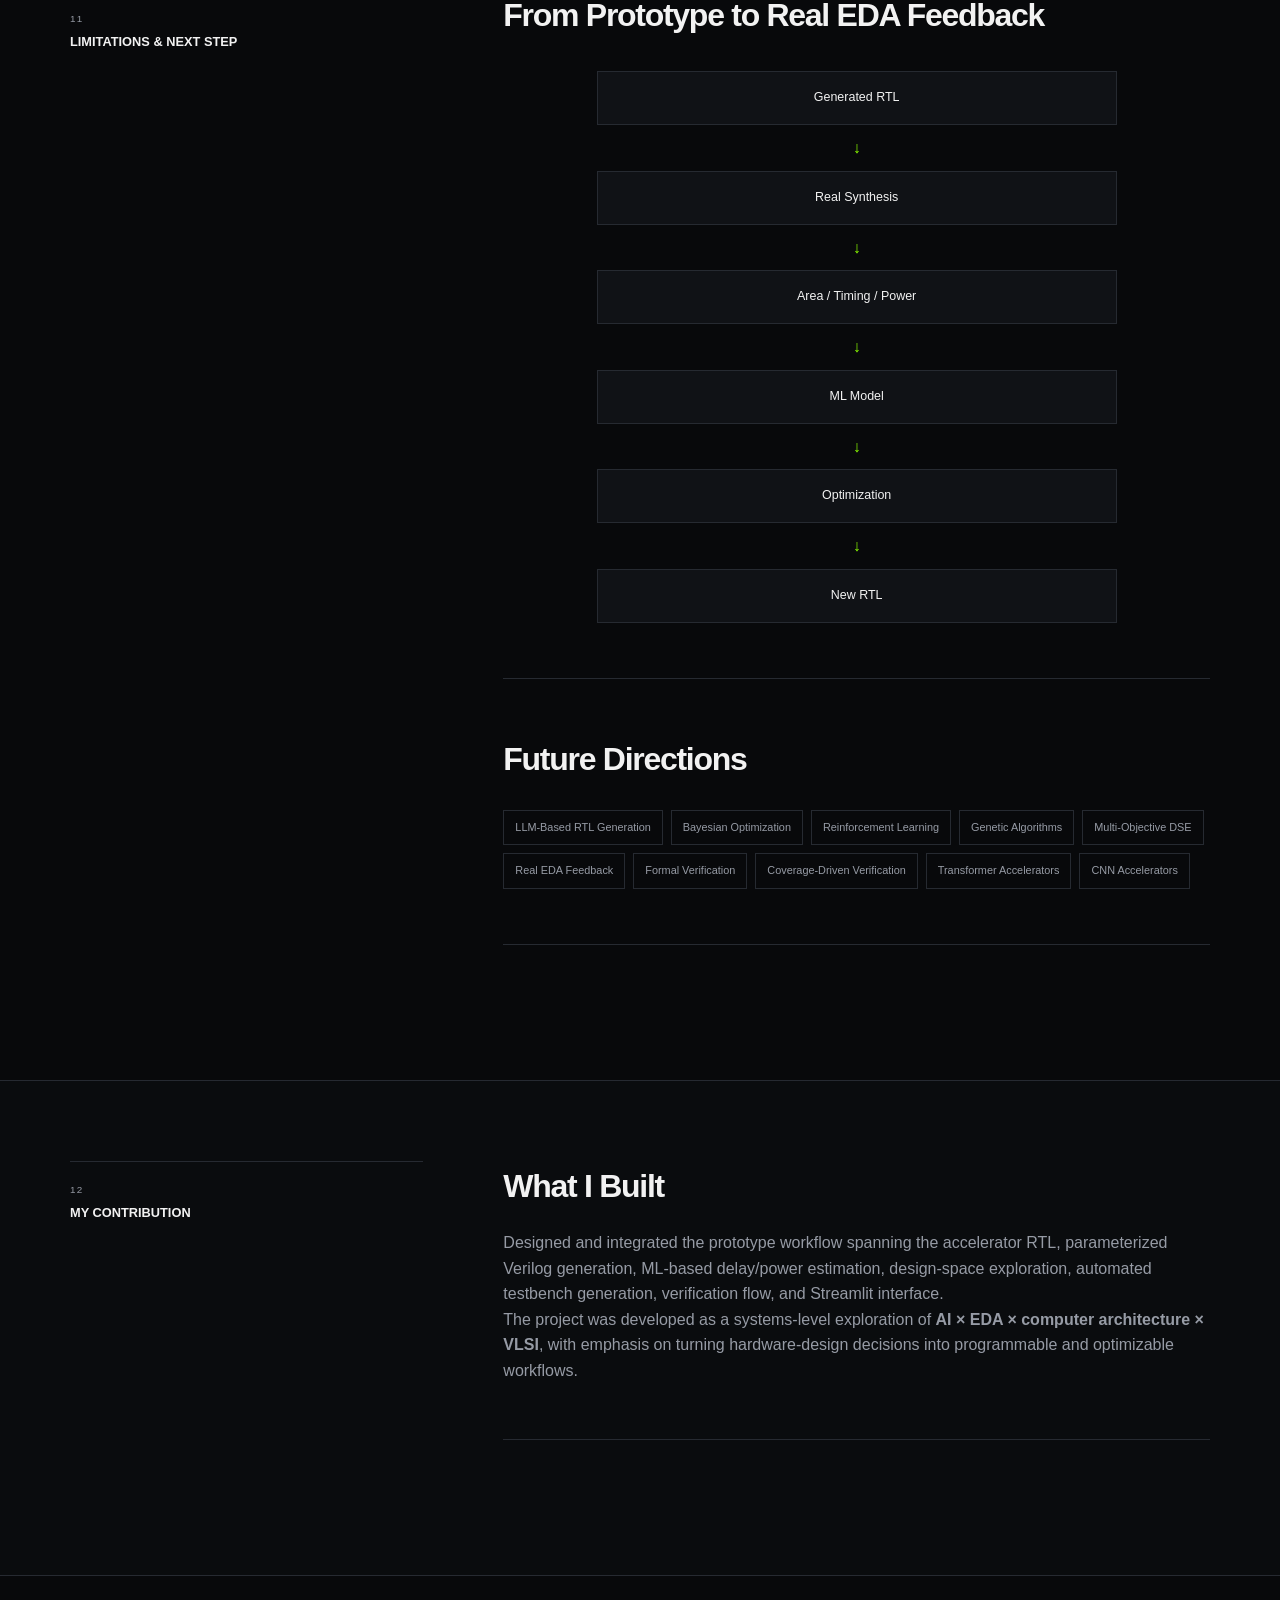
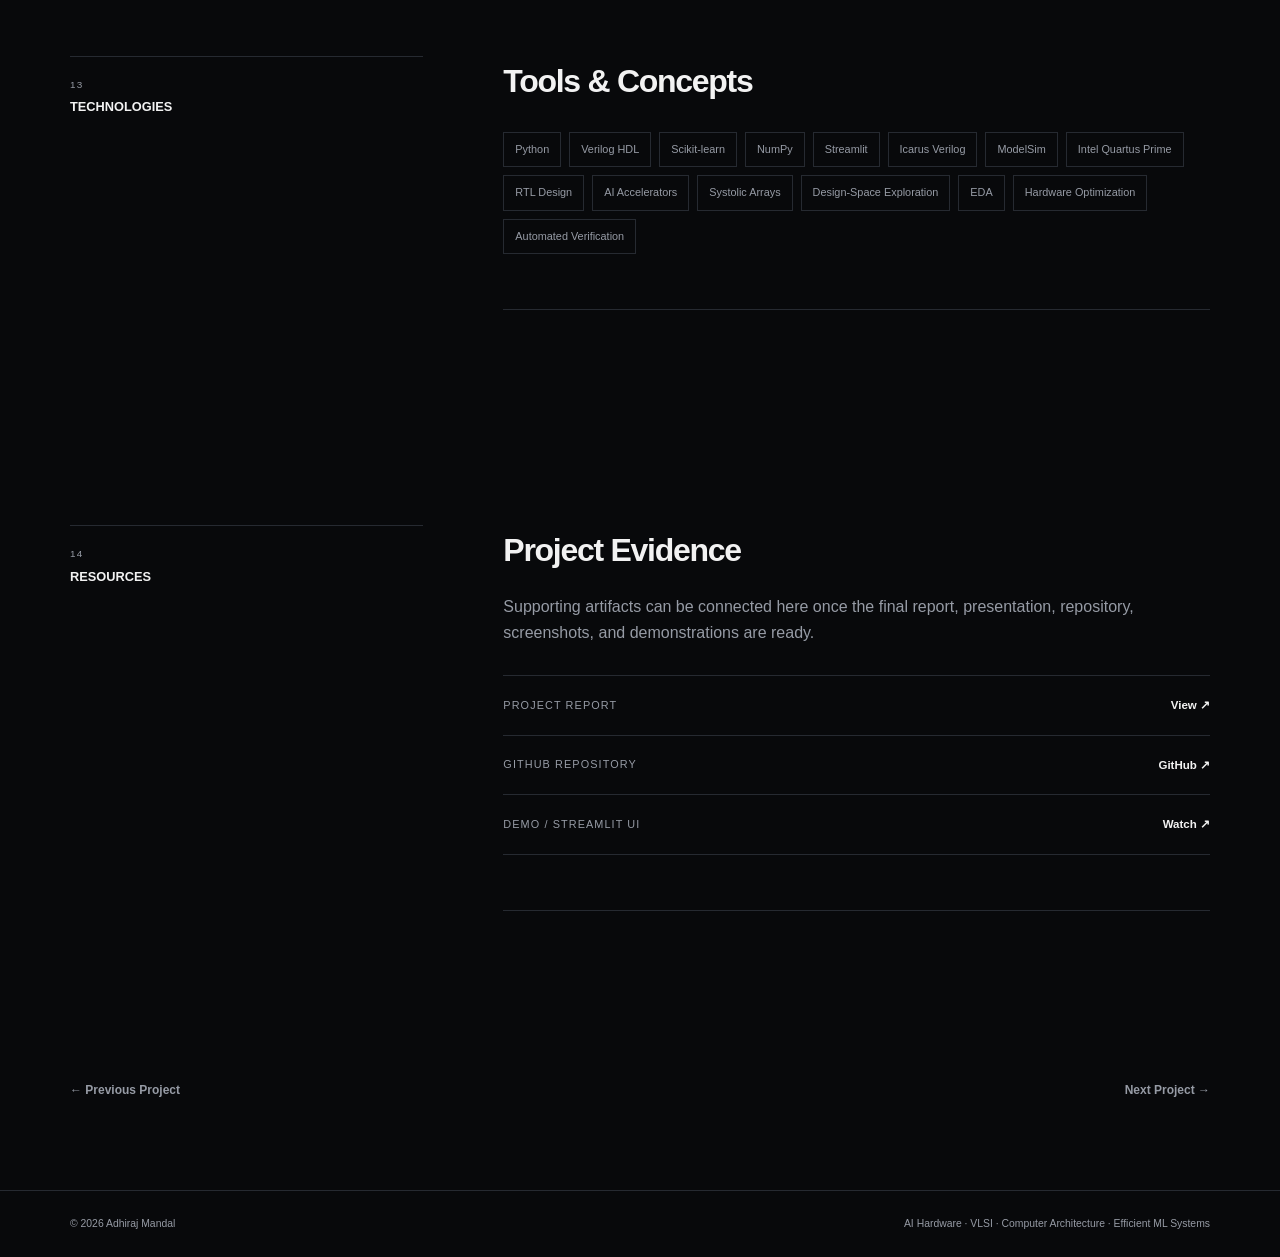
<file: projects/ai-powered-asic-suite.html>
<!DOCTYPE html>
<html lang="en">
<head>
<meta charset="UTF-8"><meta name="viewport" content="width=device-width, initial-scale=1.0">
<meta name="description" content="AI-Powered ASIC Design & Verification Suite for Energy-Efficient AI Accelerators — Adhiraj Mandal.">
<title>AI-Powered ASIC Design & Verification Suite | Adhiraj Mandal</title>
<link rel="stylesheet" href="../style.css">
</head>
<body>
<header class="navbar"><div class="nav-container">
<a href="../index.html" class="logo">Adhiraj Mandal<span>.</span></a>
<a href="../index.html#projects" class="back-link" style="margin:0">← Back to Projects</a>
</div></header>

<main class="detail-main">
<section class="detail-hero">
<p class="detail-kicker">AI × EDA · ASIC DESIGN · VLSI · HARDWARE AUTOMATION</p>
<h1>AI-Powered ASIC Design <span style="color:var(--accent)">&amp;</span> Verification Suite.</h1>
<p>An AI-assisted hardware-design workflow that combines parameterized RTL generation, ML-guided design-space exploration, performance estimation, accelerator IP, and automated verification in a unified prompt-driven prototype.</p>
<div class="detail-hero-meta"><span>Independent Project</span><span>AI Hardware</span><span>EDA</span><span>Energy-Efficient Computing</span></div>
<a href="../index.html#projects" class="back-link">← Back to Projects</a>
</section>

<section class="detail-content detail-highlight-section"><div class="detail-grid">
<aside class="detail-sidebar">
<div><span>PROJECT TYPE</span><strong>AI-Assisted EDA Prototype</strong></div>
<div><span>HARDWARE</span><strong>MAC + PE + Systolic Array</strong></div>
<div><span>ML</span><strong>Delay / Power Regression</strong></div>
<div><span>AUTOMATION</span><strong>RTL + Testbench Generation</strong></div>
<div><span>INTERFACE</span><strong>Streamlit</strong></div>
</aside>
<article class="detail-body"><div class="metric-callout-grid">
<div class="metric-callout"><strong>5</strong><span>CORE WORKFLOW COMPONENTS</span></div>
<div class="metric-callout"><strong>RTL</strong><span>PARAMETERIZED GENERATION</span></div>
<div class="metric-callout"><strong>ML</strong><span>DESIGN-SPACE GUIDANCE</span></div>
</div></article>
</div></section>

<section class="detail-content"><div class="detail-grid">
<aside class="detail-sidebar"><div><span>01</span><strong>OVERVIEW</strong></div></aside>
<article class="detail-body">
<section><h2>What I Built</h2>
<p>The <strong>AI-Powered ASIC Design &amp; Verification Suite</strong> is a prototype exploring how AI and automation can assist traditional RTL and ASIC-design workflows. Rather than treating RTL generation, optimization, evaluation, and verification as isolated tasks, the project connects them into one software-driven flow.</p>
<p>The prototype combines five major components: an <strong>AI-assisted RTL generator</strong>, <strong>ML-guided design-space exploration and optimization</strong>, an <strong>ML-based timing and power estimator</strong>, <strong>low-power AI accelerator hardware IP</strong>, and an <strong>automated verification framework</strong>.</p></section>
<section><h2>The Design Question</h2><p>Hardware designers often need to write RTL, modify architectural parameters, simulate candidate configurations, evaluate performance, and repeat the process while exploring trade-offs among power, delay, area, precision, and parallelism.</p><p>This project asks:</p><div class="equation-box centered-equation"><code>Can AI + automation shorten the path from hardware specification → optimized RTL → verification?</code></div></section>
</article></div></section>

<section class="detail-content detail-band"><div class="detail-grid">
<aside class="detail-sidebar"><div><span>02</span><strong>END-TO-END FLOW</strong></div></aside>
<article class="detail-body">
<section><h2>From Prompt to Hardware</h2>
<div class="architecture-stack">
<div>Natural-Language Hardware Specification</div><i>↓</i>
<div>Specification Parsing</div><i>↓</i>
<div class="accent-box">Design-Space Exploration + Optimization</div><i>↓</i>
<div>Parameterized Verilog RTL Generation</div><i>↓</i>
<div>ML-Based Delay / Power Estimation</div><i>↓</i>
<div>Automated Testbench Generation</div><i>↓</i>
<div>RTL Simulation + Verification</div><i>↓</i>
<div>Unified Results in Streamlit</div>
</div></section>
</article></div></section>

<section class="detail-content"><div class="detail-grid">
<aside class="detail-sidebar"><div><span>03</span><strong>RTL GENERATION</strong></div></aside>
<article class="detail-body">
<section><h2>AI-Assisted RTL Generator</h2><p>The generator accepts a high-level configuration such as <strong>“MLP with 16-bit data and 4×4 processing array”</strong>, extracts the hardware parameters, and constructs parameterized Verilog modules.</p><div class="large-tags"><span>MAC</span><span>Processing Element</span><span>Systolic Array</span><span>Data Width</span><span>Array Size</span></div></section>
<section><h2>Generated Hardware</h2><div class="feature-list">
<div><strong>mac.v</strong><p>Parameterized signed MAC datapath with clocked accumulation, reset, and enable behavior.</p></div>
<div><strong>pe.v</strong><p>Processing Element built around MAC computation, registers, and data forwarding.</p></div>
<div><strong>systolic_array.v</strong><p>Parameterized two-dimensional PE interconnect for structured parallel computation.</p></div>
<div><strong>Generated Testbench</strong><p>Python creates a Verilog testbench containing automatically generated test cases.</p></div>
</div></section>
<section><h2>Processing Element</h2><p>Each PE performs local multiply-accumulate computation while forwarding data toward neighboring PEs, enabling the array to execute matrix-style workloads with structured data movement.</p><div class="equation-box centered-equation"><code>ACC′ = ACC + (input × weight)</code></div></section>
</article></div></section>

<section class="detail-content detail-band"><div class="detail-grid">
<aside class="detail-sidebar"><div><span>04</span><strong>ACCELERATOR IP</strong></div></aside>
<article class="detail-body">
<section><h2>Parameterized Systolic Array</h2><p>The hardware core uses a two-dimensional array of Processing Elements. The architecture is intentionally parameterized so that array size and data width can be changed and explored without manually rewriting the complete RTL structure.</p>
<div class="flow-diagram"><div>Input Data</div><i>↓</i><div>PE Row / Column Propagation</div><i>↓</i><div class="accent-box">Parallel MAC Computation</div><i>↓</i><div>Accumulated Results</div></div></section>
<section><h2>Why Systolic Architecture?</h2><div class="feature-list">
<div><strong>Parallelism</strong><p>Multiple PEs execute arithmetic operations concurrently.</p></div>
<div><strong>Data Reuse</strong><p>Operands move through the array rather than requiring centralized computation.</p></div>
<div><strong>Regularity</strong><p>Repeated PE structure maps naturally to parameterized RTL generation.</p></div>
<div><strong>Scalability</strong><p>Array dimensions become design parameters for exploration.</p></div>
</div></section>
</article></div></section>

<section class="detail-content"><div class="detail-grid">
<aside class="detail-sidebar"><div><span>05</span><strong>ML PERFORMANCE MODEL</strong></div></aside>
<article class="detail-body">
<section><h2>Timing &amp; Power Estimation</h2><p>The prototype uses machine-learning regression to provide rapid estimates of hardware performance during early design-space exploration, avoiding the need to fully synthesize every candidate configuration before ranking alternatives.</p><div class="flow-diagram"><div>Hardware Configuration</div><i>↓</i><div>Feature Extraction</div><i>↓</i><div>Scikit-learn Regression</div><i>↓</i><div>Estimated Delay + Power</div></div></section>
<section><h2>Current Model</h2><div class="metric-callout-grid"><div class="metric-callout"><strong>2</strong><span>PRIMARY INPUT FEATURES</span></div><div class="metric-callout"><strong>2</strong><span>ESTIMATED METRICS</span></div><div class="metric-callout"><strong>LR</strong><span>LINEAR REGRESSION</span></div></div><p style="margin-top:25px">The current prototype uses <strong>data width</strong> and <strong>array size</strong> as inputs and predicts estimated <strong>delay</strong> and <strong>power</strong>.</p></section>
<section><h2>Important Scope</h2><p>The estimator is a <strong>prototype model trained on synthetic data</strong>. Its outputs should therefore be presented as model estimates, not as silicon measurements or sign-off-quality ASIC timing and power results.</p></section>
</article></div></section>

<section class="detail-content detail-band"><div class="detail-grid">
<aside class="detail-sidebar"><div><span>06</span><strong>DESIGN-SPACE EXPLORATION</strong></div></aside>
<article class="detail-body">
<section><h2>ML-Guided Optimization</h2><p>The optimizer evaluates candidate combinations of hardware parameters and ranks them according to the prototype's objective. Example dimensions include bit width and systolic-array size.</p><div class="state-flow"><span>4-BIT</span><i>↔</i><span>8-BIT</span><i>↔</i><span>16-BIT</span><i>+</i><span>2×2</span><i>↔</i><span>3×3</span><i>↔</i><span>4×4</span></div></section>
<section><h2>Optimization Objective</h2><div class="pipeline"><span>LOWER POWER</span><i>+</i><span>LOWER DELAY</span><i>→</i><span>SELECT CONFIGURATION</span></div><p>The current prototype prioritizes lower power and lower delay. A more rigorous multi-objective formulation can later include area and an explicit AI-accuracy constraint.</p></section>
<section><h2>Design-Space Visualization</h2><p>The Streamlit interface presents candidate configurations through a <strong>delay-versus-power scatter plot</strong>, making architectural trade-offs easier to inspect during exploration.</p></section>
</article></div></section>

<section class="detail-content"><div class="detail-grid">
<aside class="detail-sidebar"><div><span>07</span><strong>AUTOMATED VERIFICATION</strong></div></aside>
<article class="detail-body">
<section><h2>Testbench Generation</h2><p>The verification module automatically generates a Verilog testbench from Python, reducing repetitive manual testbench construction. The generated testbench contains test cases for the generated hardware.</p><div class="verification-flow"><div><span>PYTHON</span><strong>Generate Tests</strong><p>Create test vectors and Verilog testbench.</p></div><div class="verify-arrow">→</div><div><span>SIMULATION</span><strong>Icarus Verilog</strong><p>Compile and execute the generated RTL/testbench.</p></div></div></section>
<section><h2>Verification Workflow</h2><div class="flow-diagram"><div>Generate RTL</div><i>↓</i><div>Generate Testbench</div><i>↓</i><div>Compile RTL</div><i>↓</i><div>Run Simulation</div><i>↓</i><div>Observe Outputs</div></div></section>
<section><h2>Development Tools</h2><p><strong>ModelSim</strong> can be used for interactive RTL simulation and waveform debugging, while the automated verification flow uses <strong>Icarus Verilog</strong> for scripted simulation.</p></section>
</article></div></section>

<section class="detail-content detail-band"><div class="detail-grid">
<aside class="detail-sidebar"><div><span>08</span><strong>USER INTERFACE</strong></div></aside>
<article class="detail-body">
<section><h2>Prompt-Driven Streamlit Interface</h2><p>The individual Python components are integrated through a Streamlit UI so that the user does not need to manually edit configuration files for each experiment.</p><div class="feature-list">
<div><strong>Input</strong><p>High-level hardware specification.</p></div>
<div><strong>Configuration</strong><p>Parsed and optimized design parameters.</p></div>
<div><strong>Performance</strong><p>Estimated delay and power.</p></div>
<div><strong>Visualization</strong><p>Delay-versus-power design-space plot.</p></div>
<div><strong>RTL</strong><p>Generated MAC, PE, and systolic-array Verilog.</p></div>
<div><strong>Artifacts</strong><p>Downloadable RTL and generated testbench.</p></div>
</div></section>
<section><h2>Example Interaction</h2><div class="equation-box"><code>INPUT → “MLP with 16-bit data and 4×4 array”</code><code>PARSE → data width = 16 · array = 4×4</code><code>EXPLORE → candidate configurations</code><code>GENERATE → parameterized Verilog</code><code>VERIFY → generated testbench + simulation</code></div></section>
</article></div></section>

<section class="detail-content"><div class="detail-grid">
<aside class="detail-sidebar"><div><span>09</span><strong>ENERGY-EFFICIENCY</strong></div></aside>
<article class="detail-body">
<section><h2>Hardware / AI Trade-offs</h2><p>The project investigates how architectural choices affect the efficiency of AI hardware. Changing numerical precision and array size can influence arithmetic cost, parallelism, power, and delay.</p><div class="pipeline"><span>AI ACCURACY</span><i>↕</i><span>PRECISION</span><i>↕</i><span>HARDWARE COST</span><i>↕</i><span>POWER</span><i>↕</i><span>PERFORMANCE</span></div></section>
<section><h2>Energy-Efficient Direction</h2><p>Lower precision can reduce arithmetic and storage requirements, while smaller or better-chosen arrays can reduce hardware cost. The key engineering problem is balancing these benefits against accuracy, throughput, and latency requirements.</p></section>
</article></div></section>

<section class="detail-content detail-band"><div class="detail-grid">
<aside class="detail-sidebar"><div><span>10</span><strong>RESULTS</strong></div></aside>
<article class="detail-body">
<section><h2>Prototype Demonstration</h2><p>The implemented prototype demonstrates an integrated workflow in which a high-level hardware configuration can be parsed, evaluated across candidate design points, optimized using the ML-based estimates, converted into Verilog, accompanied by a generated testbench, and presented through the Streamlit interface.</p></section>
<section><h2>What the Current Results Mean</h2><div class="feature-list">
<div><strong>Workflow Integration</strong><p>Multiple hardware-design automation stages operate through one pipeline.</p></div>
<div><strong>Parameterized RTL</strong><p>Hardware structures can be generated from architectural parameters.</p></div>
<div><strong>Rapid Estimation</strong><p>Regression models provide fast prototype-level performance estimates.</p></div>
<div><strong>Automated Artifacts</strong><p>RTL and verification testbench generation are integrated into the workflow.</p></div>
</div></section>
<section><h2>What It Does Not Claim</h2><p>The prototype does not provide production ASIC sign-off, fabricated-silicon measurements, or technology-specific physical-design accuracy. Those require real synthesis, implementation, and power-analysis feedback.</p></section>
</article></div></section>

<section class="detail-content"><div class="detail-grid">
<aside class="detail-sidebar"><div><span>11</span><strong>LIMITATIONS &amp; NEXT STEP</strong></div></aside>
<article class="detail-body">
<section><h2>From Prototype to Real EDA Feedback</h2><div class="architecture-stack"><div>Generated RTL</div><i>↓</i><div>Real Synthesis</div><i>↓</i><div>Area / Timing / Power</div><i>↓</i><div>ML Model</div><i>↓</i><div>Optimization</div><i>↓</i><div>New RTL</div></div></section>
<section><h2>Future Directions</h2><div class="large-tags"><span>LLM-Based RTL Generation</span><span>Bayesian Optimization</span><span>Reinforcement Learning</span><span>Genetic Algorithms</span><span>Multi-Objective DSE</span><span>Real EDA Feedback</span><span>Formal Verification</span><span>Coverage-Driven Verification</span><span>Transformer Accelerators</span><span>CNN Accelerators</span></div></section>
</article></div></section>

<section class="detail-content detail-band"><div class="detail-grid">
<aside class="detail-sidebar"><div><span>12</span><strong>MY CONTRIBUTION</strong></div></aside>
<article class="detail-body">
<section><h2>What I Built</h2><p>Designed and integrated the prototype workflow spanning the accelerator RTL, parameterized Verilog generation, ML-based delay/power estimation, design-space exploration, automated testbench generation, verification flow, and Streamlit interface.</p><p>The project was developed as a systems-level exploration of <strong>AI × EDA × computer architecture × VLSI</strong>, with emphasis on turning hardware-design decisions into programmable and optimizable workflows.</p></section>
</article></div></section>

<section class="detail-content"><div class="detail-grid">
<aside class="detail-sidebar"><div><span>13</span><strong>TECHNOLOGIES</strong></div></aside>
<article class="detail-body"><section><h2>Tools &amp; Concepts</h2>
<div class="large-tags"><span>Python</span><span>Verilog HDL</span><span>Scikit-learn</span><span>NumPy</span><span>Streamlit</span><span>Icarus Verilog</span><span>ModelSim</span><span>Intel Quartus Prime</span><span>RTL Design</span><span>AI Accelerators</span><span>Systolic Arrays</span><span>Design-Space Exploration</span><span>EDA</span><span>Hardware Optimization</span><span>Automated Verification</span></div>
</section></article></div></section>

<section class="detail-content detail-resources"><div class="detail-grid">
<aside class="detail-sidebar"><div><span>14</span><strong>RESOURCES</strong></div></aside>
<article class="detail-body"><section><h2>Project Evidence</h2><p>Supporting artifacts can be connected here once the final report, presentation, repository, screenshots, and demonstrations are ready.</p>
<div class="resource-list">
<a href="https://drive.google.com/file/d/1VXs-Ql_r8NhRM5ROtOSRJEE1jlgSNKRe/view?usp=drive_link" class="resource-item"><span>PROJECT REPORT</span><strong>View ↗</strong></a>

<a href="https://github.com/Adhiraj-Mandal/ai-powered-asic-design-suite" class="resource-item"><span>GITHUB REPOSITORY</span><strong>GitHub ↗</strong></a>
<a href="https://drive.google.com/file/d/1NmO7ZPleYLUOvCPiG5b_iMSW1POkqWnF/view?usp=drive_link" class="resource-item"><span>DEMO / STREAMLIT UI</span><strong>Watch ↗</strong></a>

</div></section></article></div></section>

<section class="project-nav"><a href="fpga-cnn-accelerator.html">← Previous Project</a><a href="ahb-apb-bridge.html">Next Project →</a></section>
</main>
<footer><div class="footer-container"><p>© 2026 Adhiraj Mandal</p><p>AI Hardware · VLSI · Computer Architecture · Efficient ML Systems</p></div></footer>
</body></html>
</file>
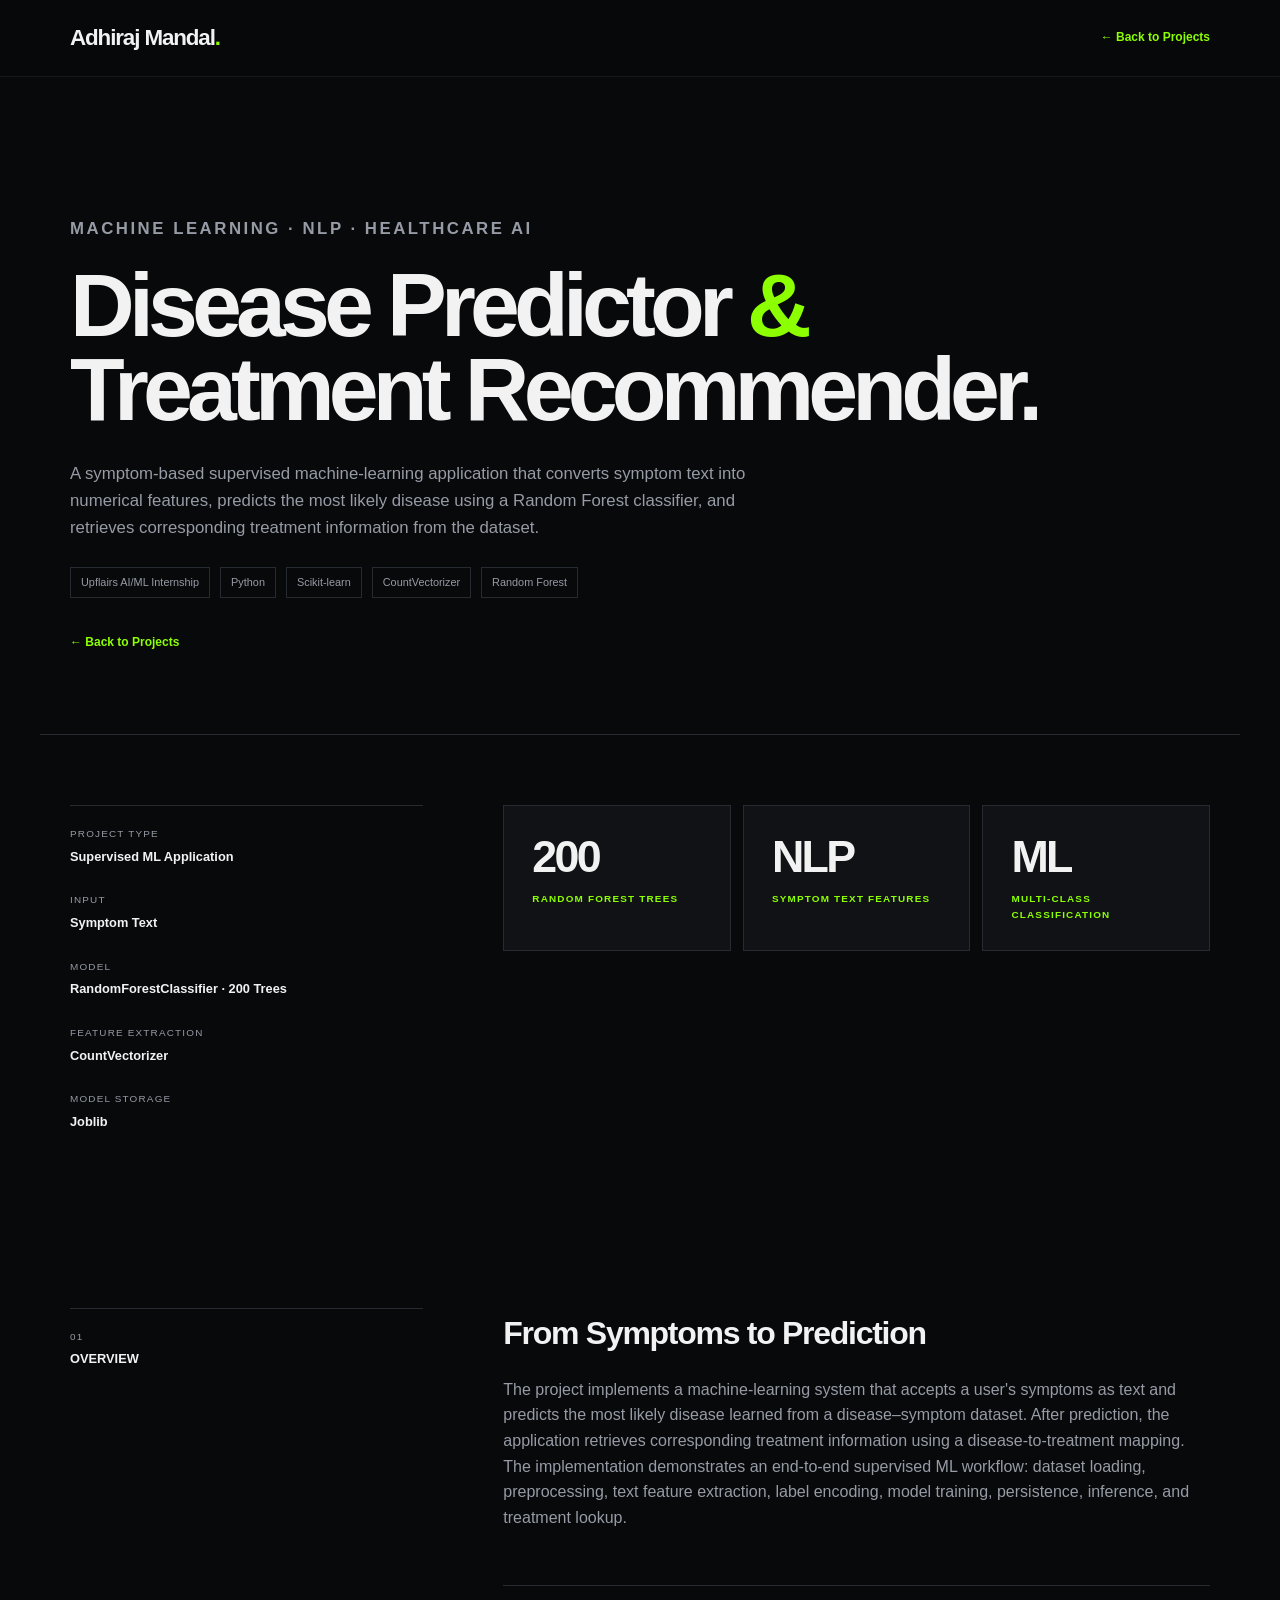
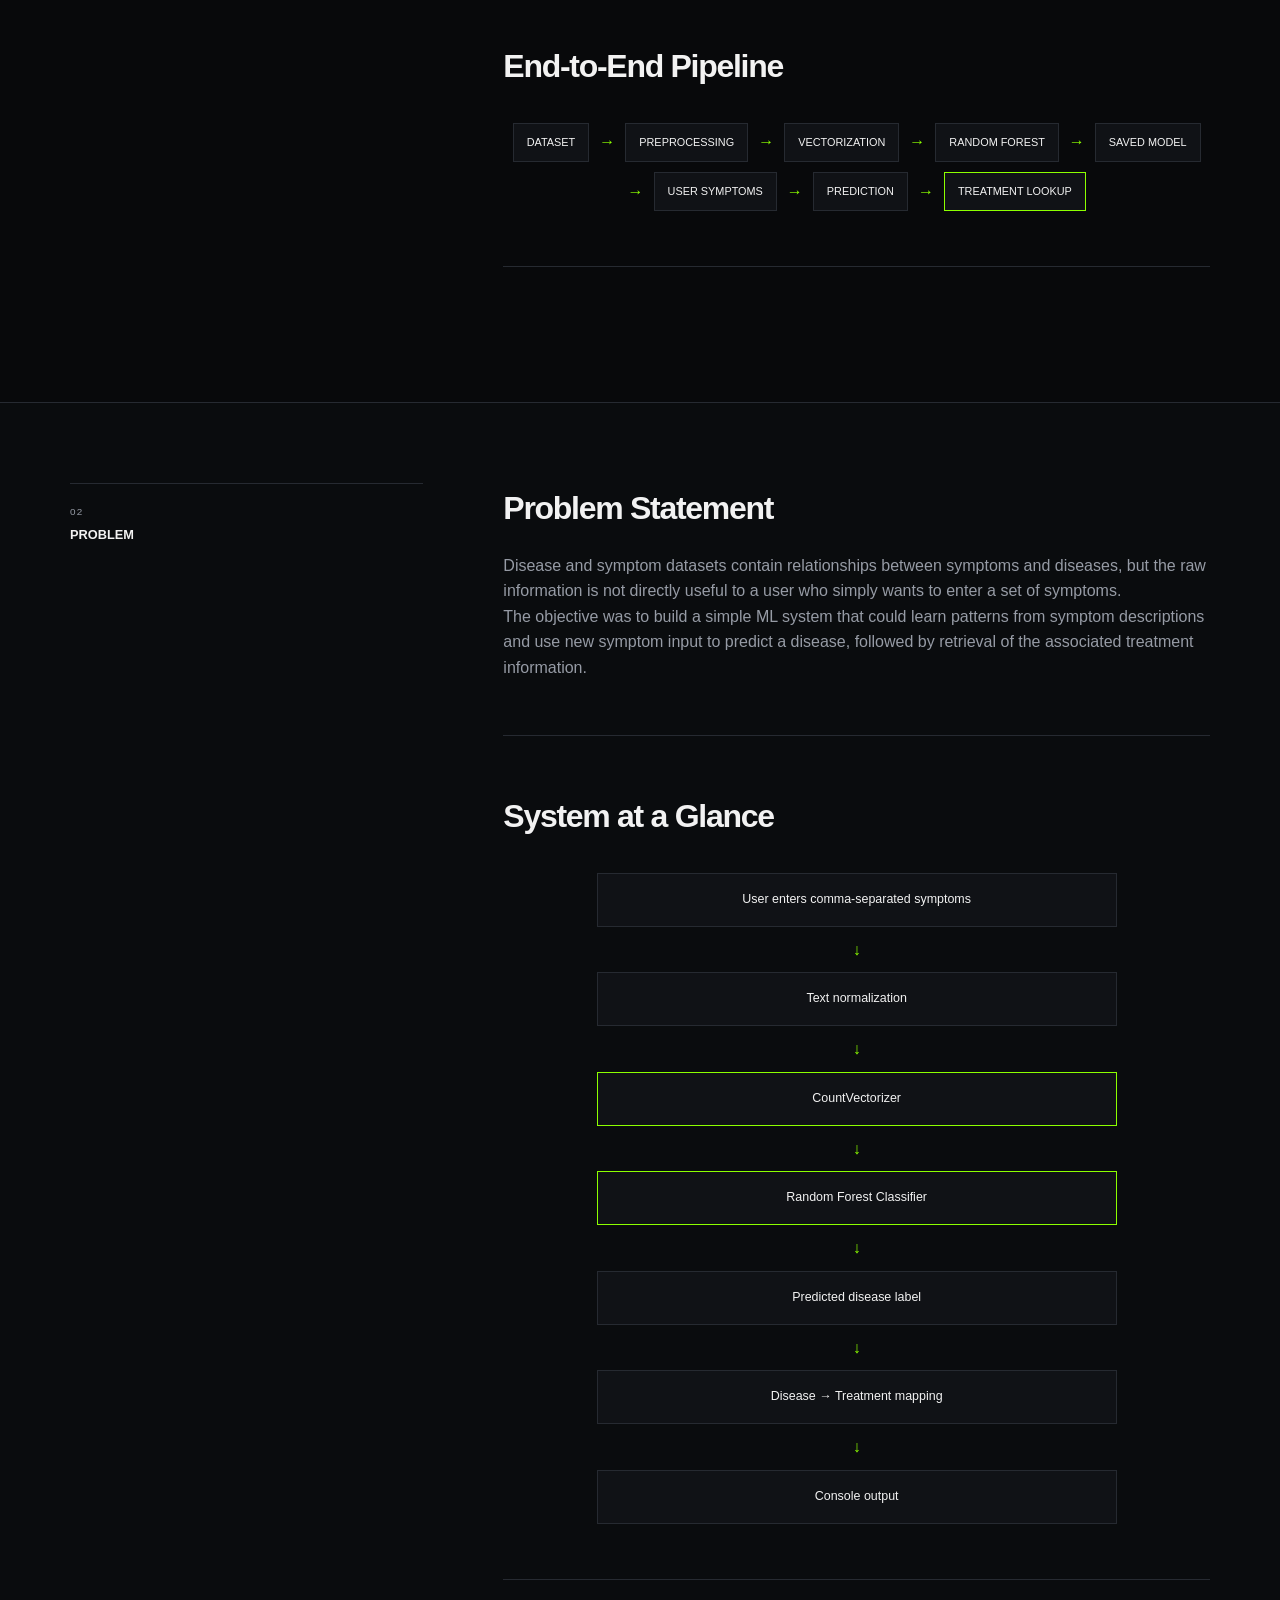
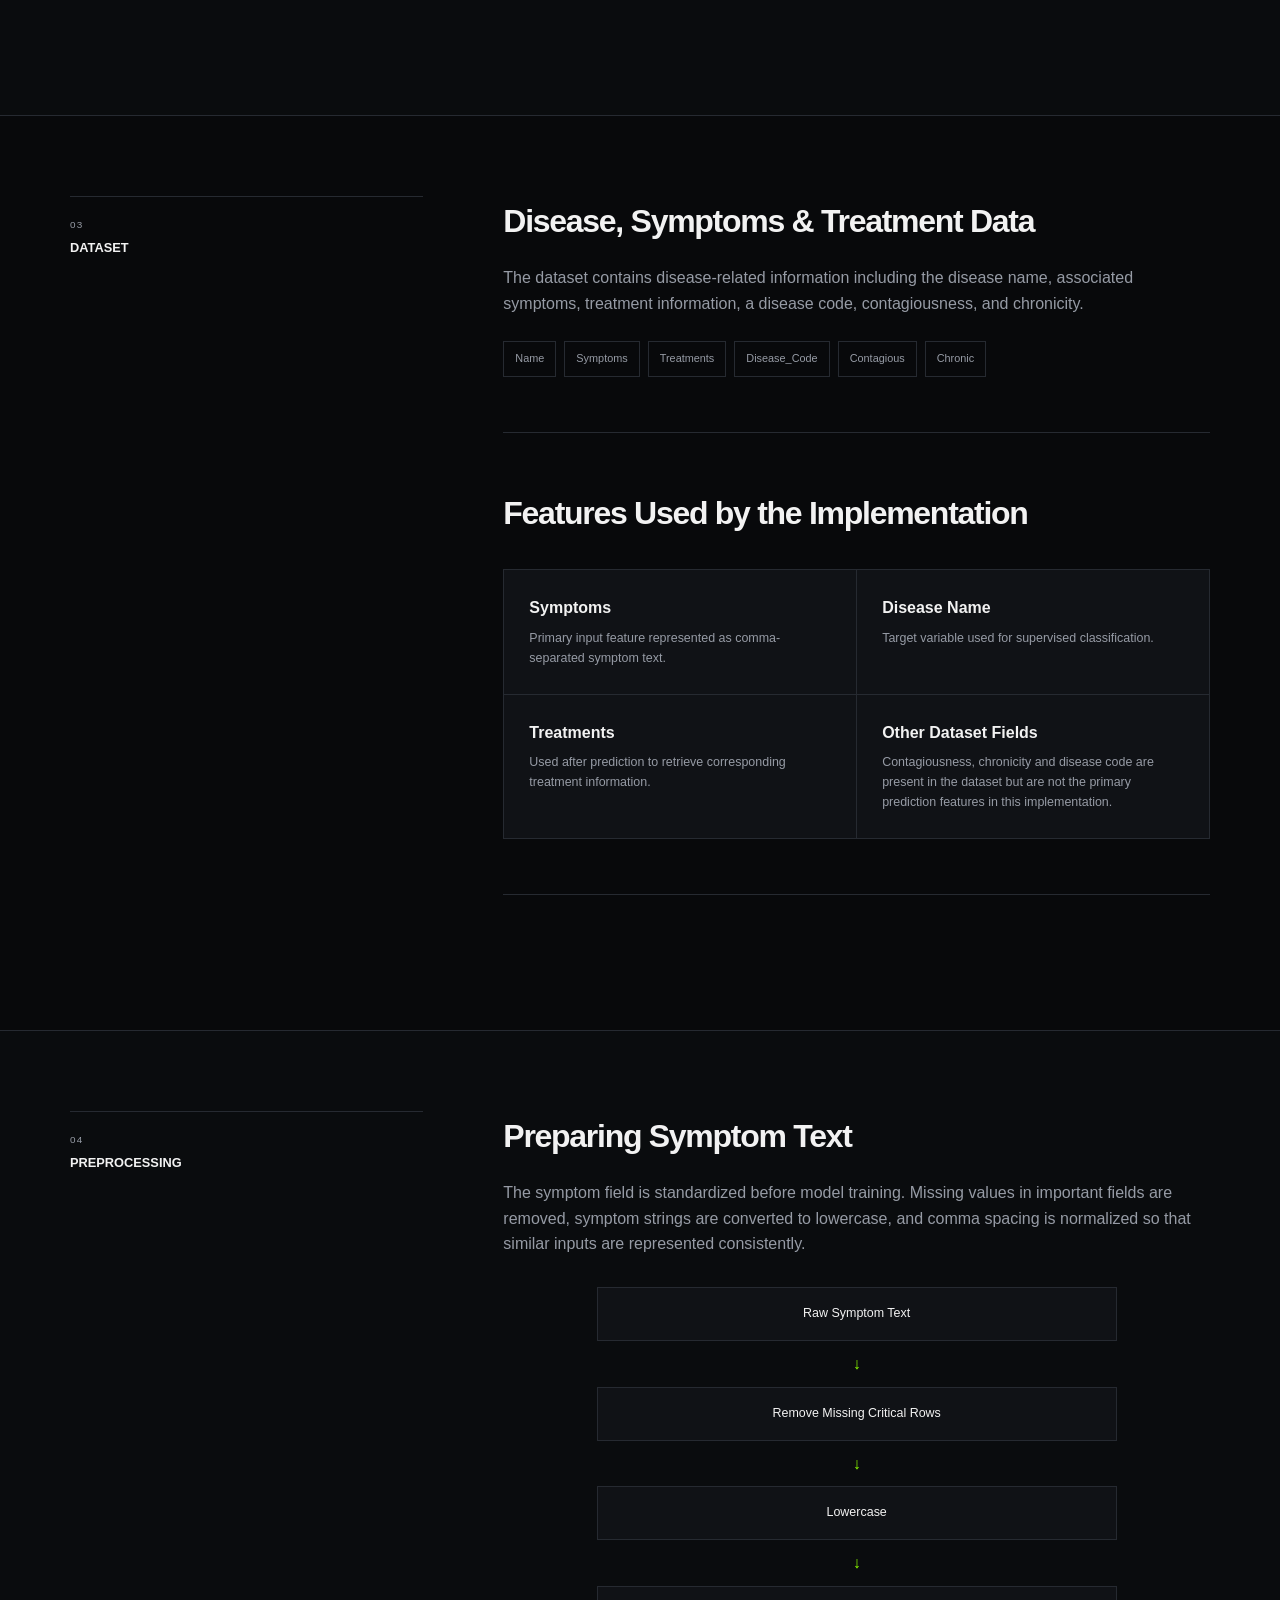
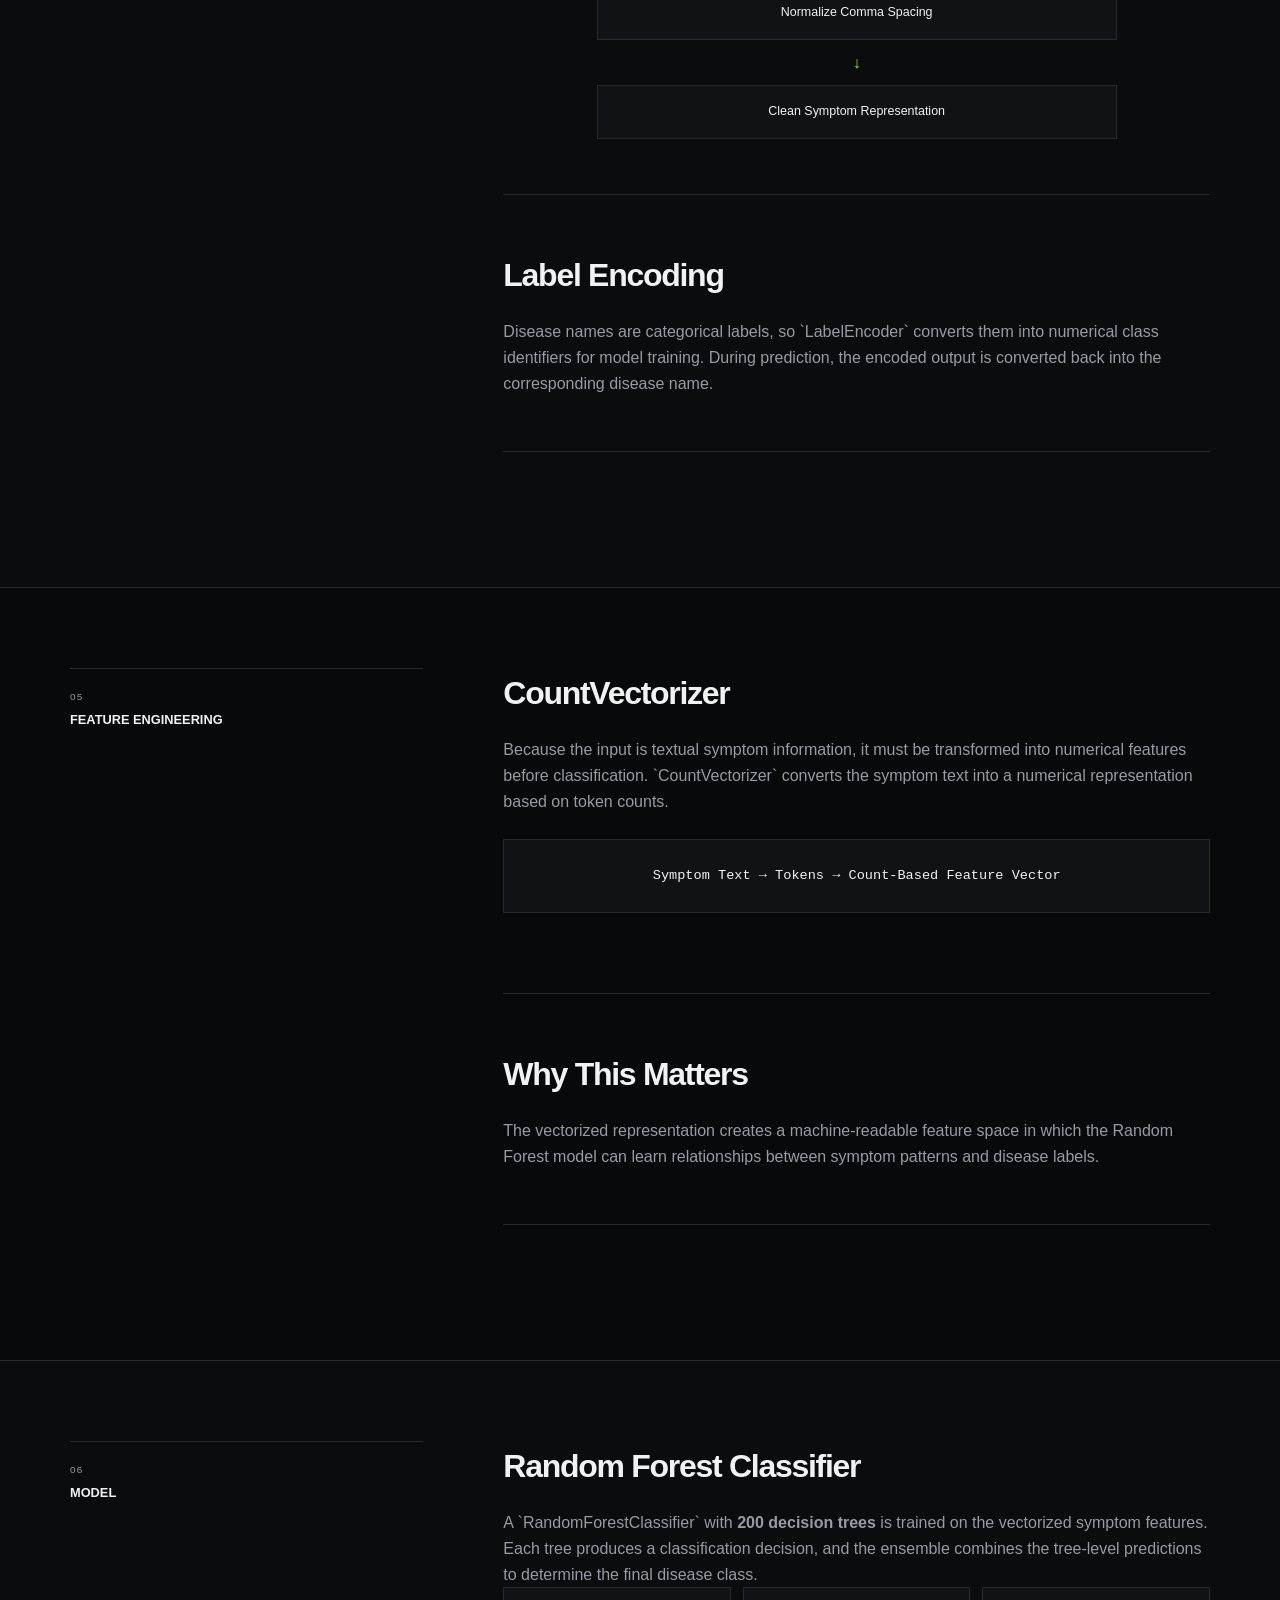
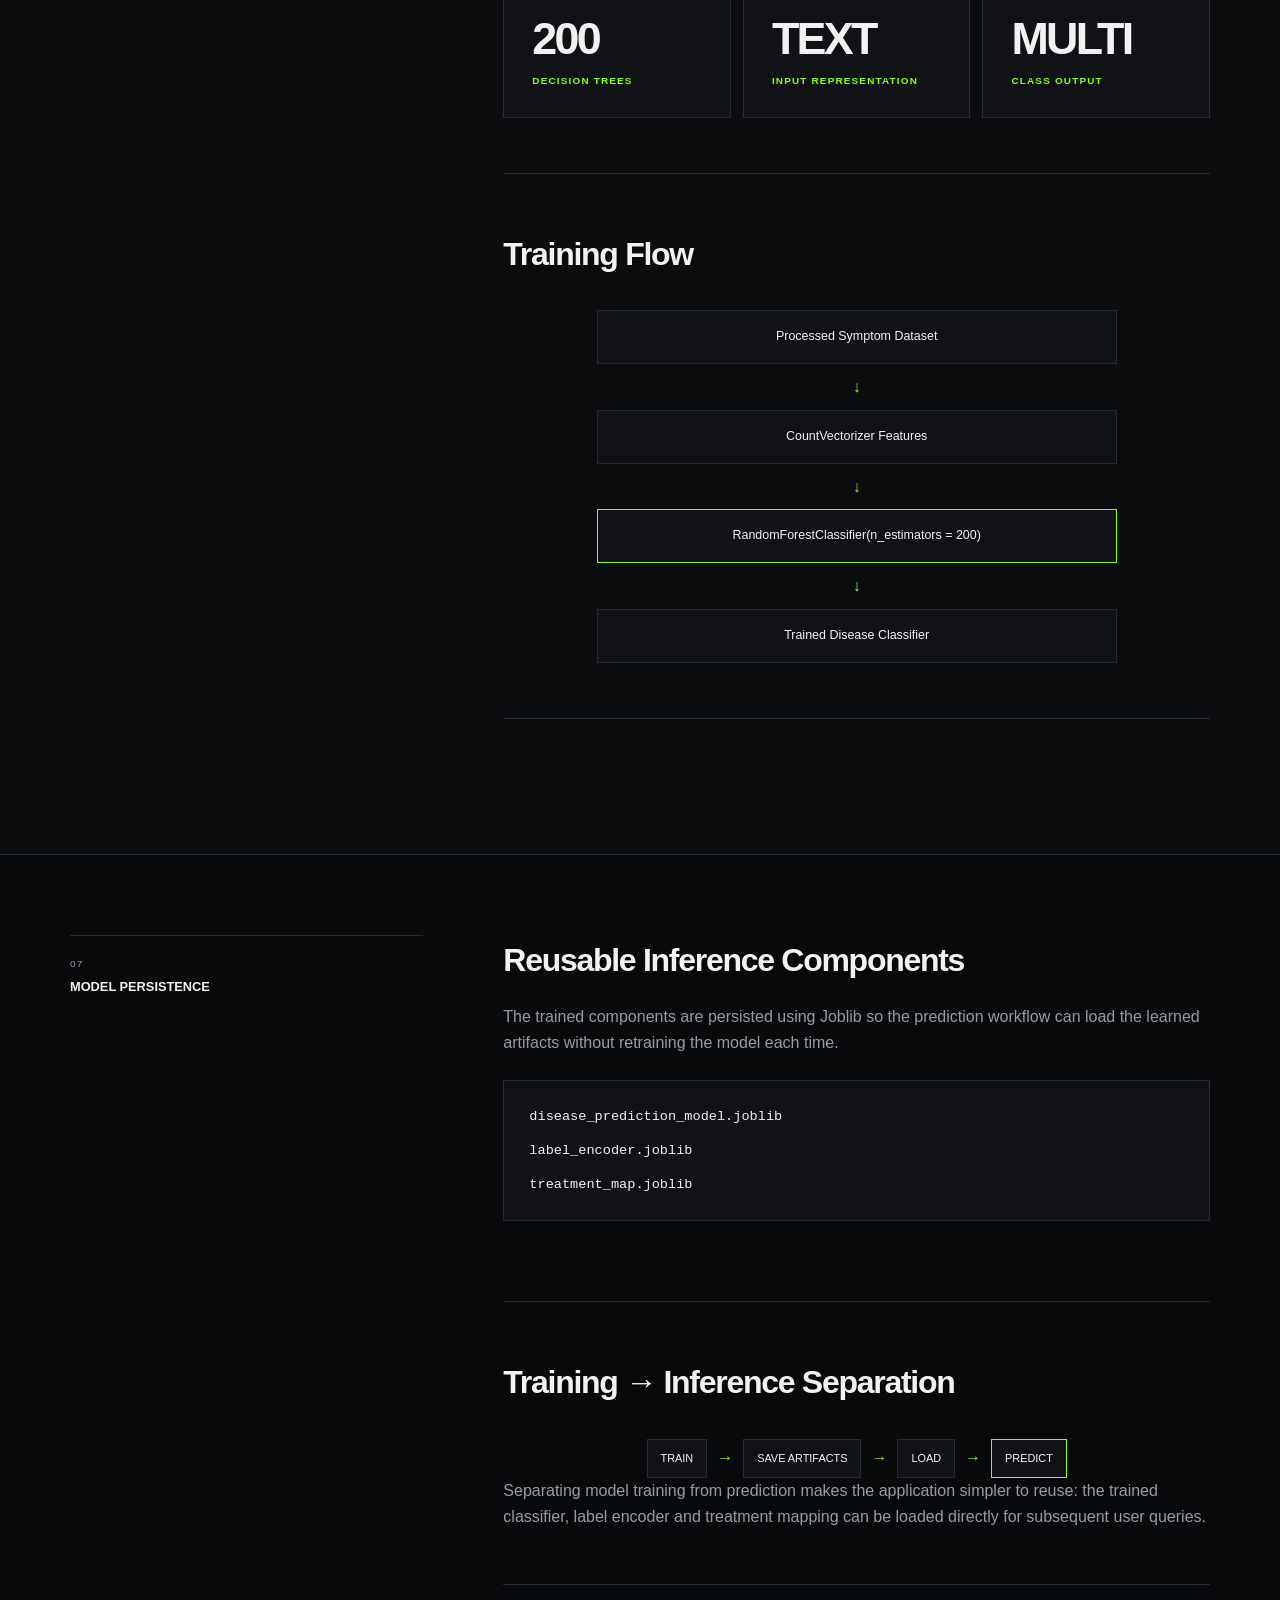
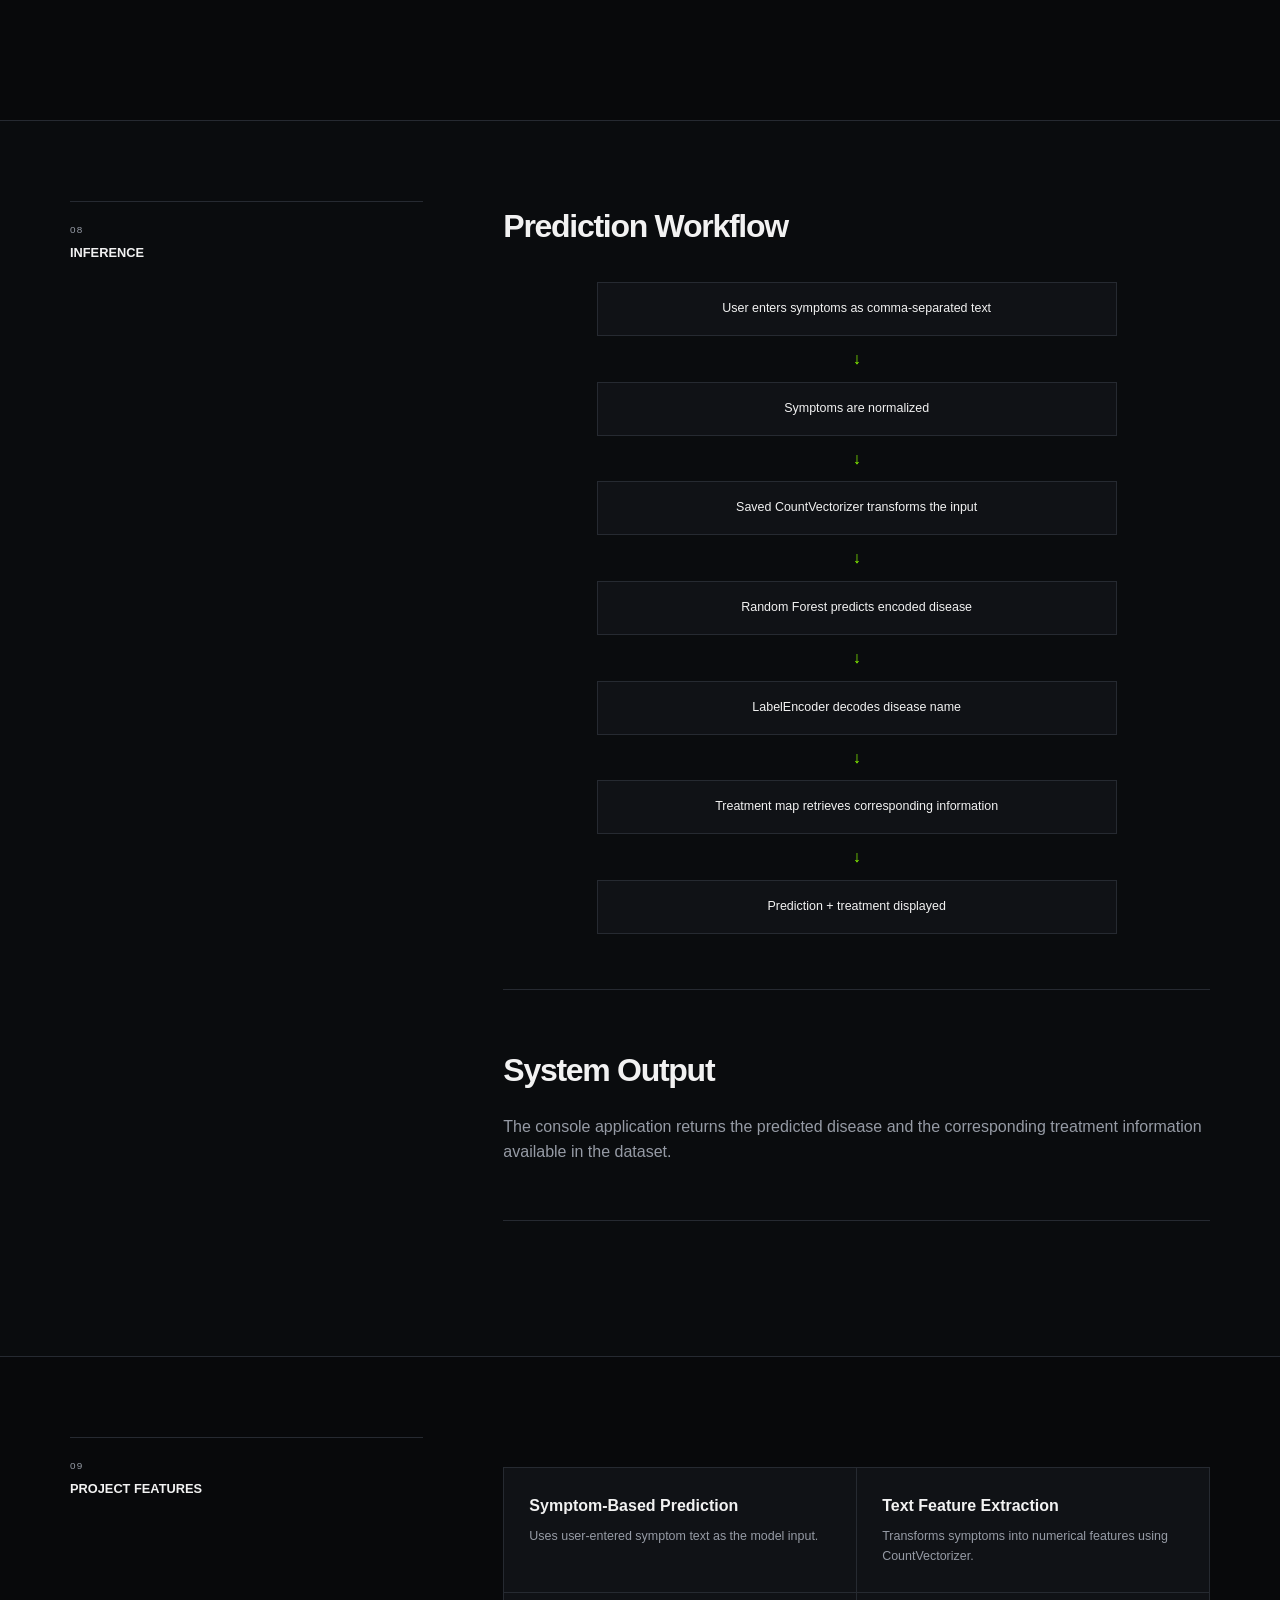
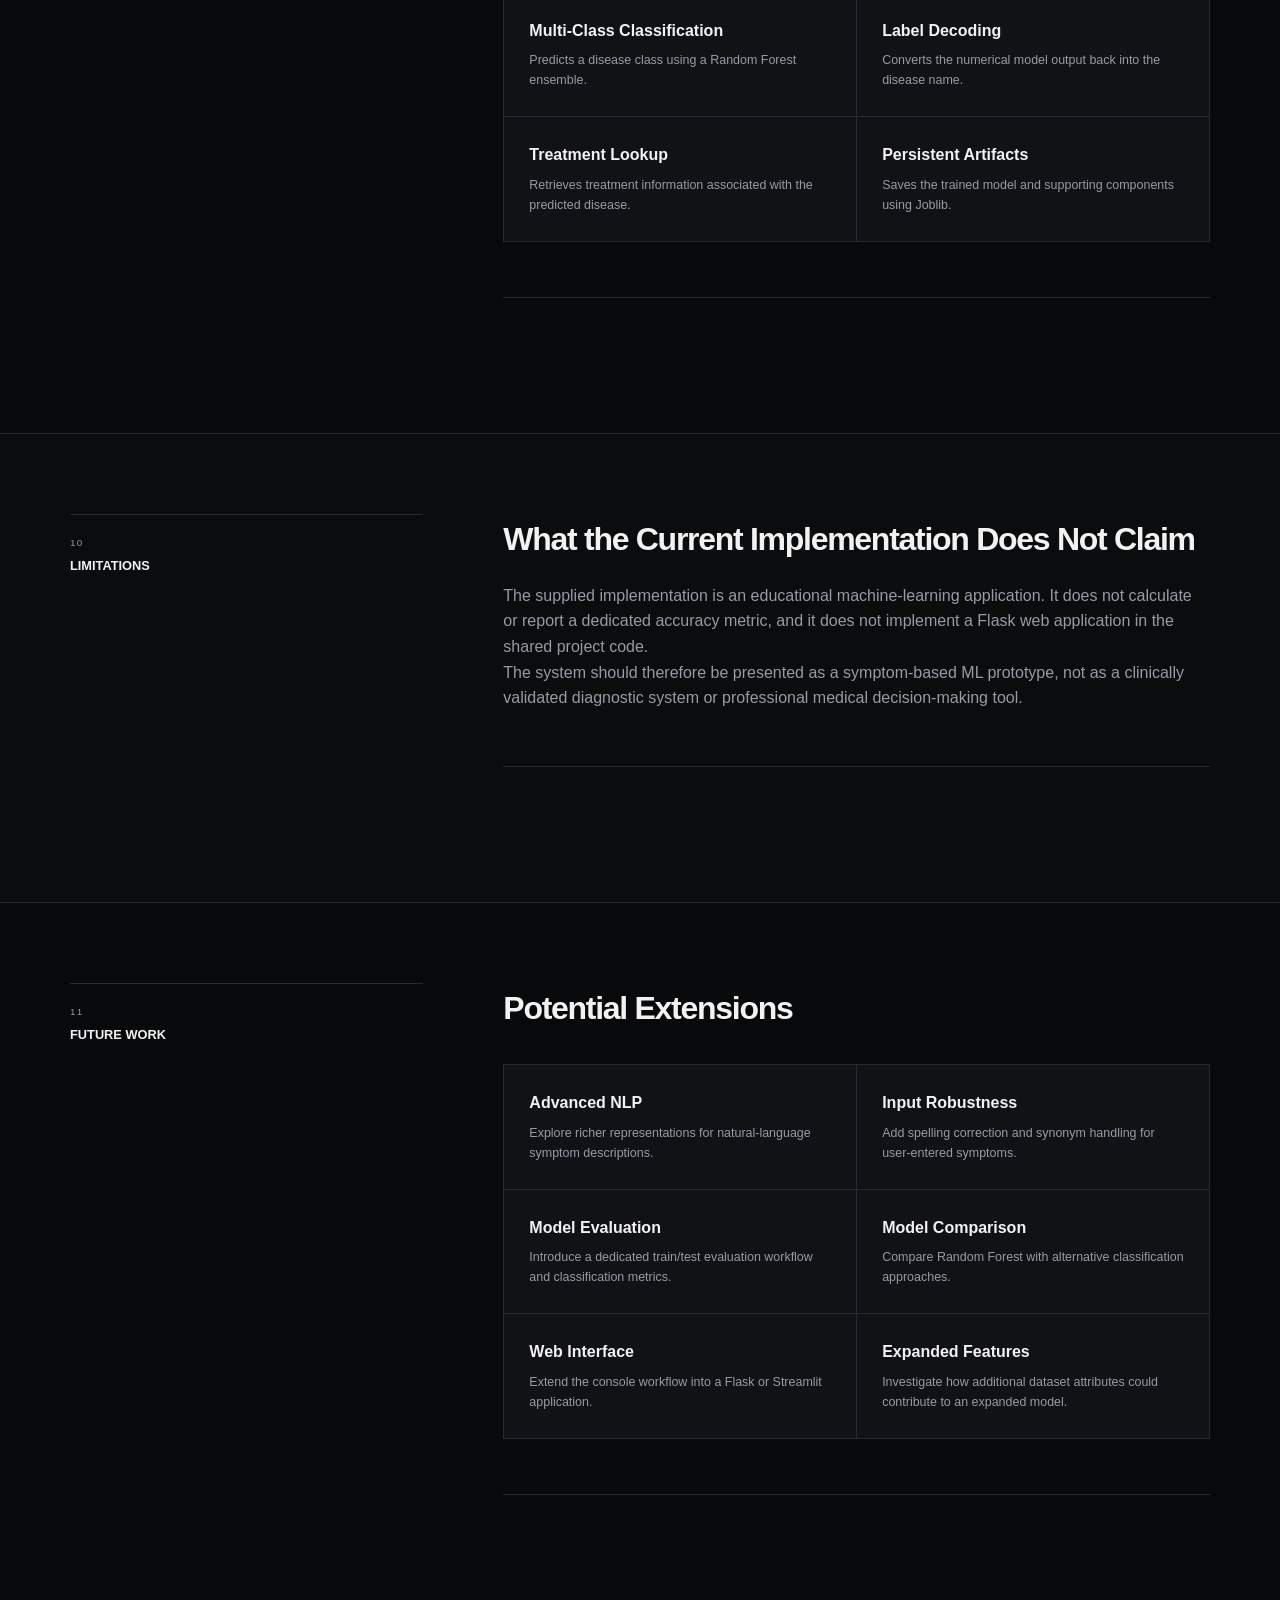
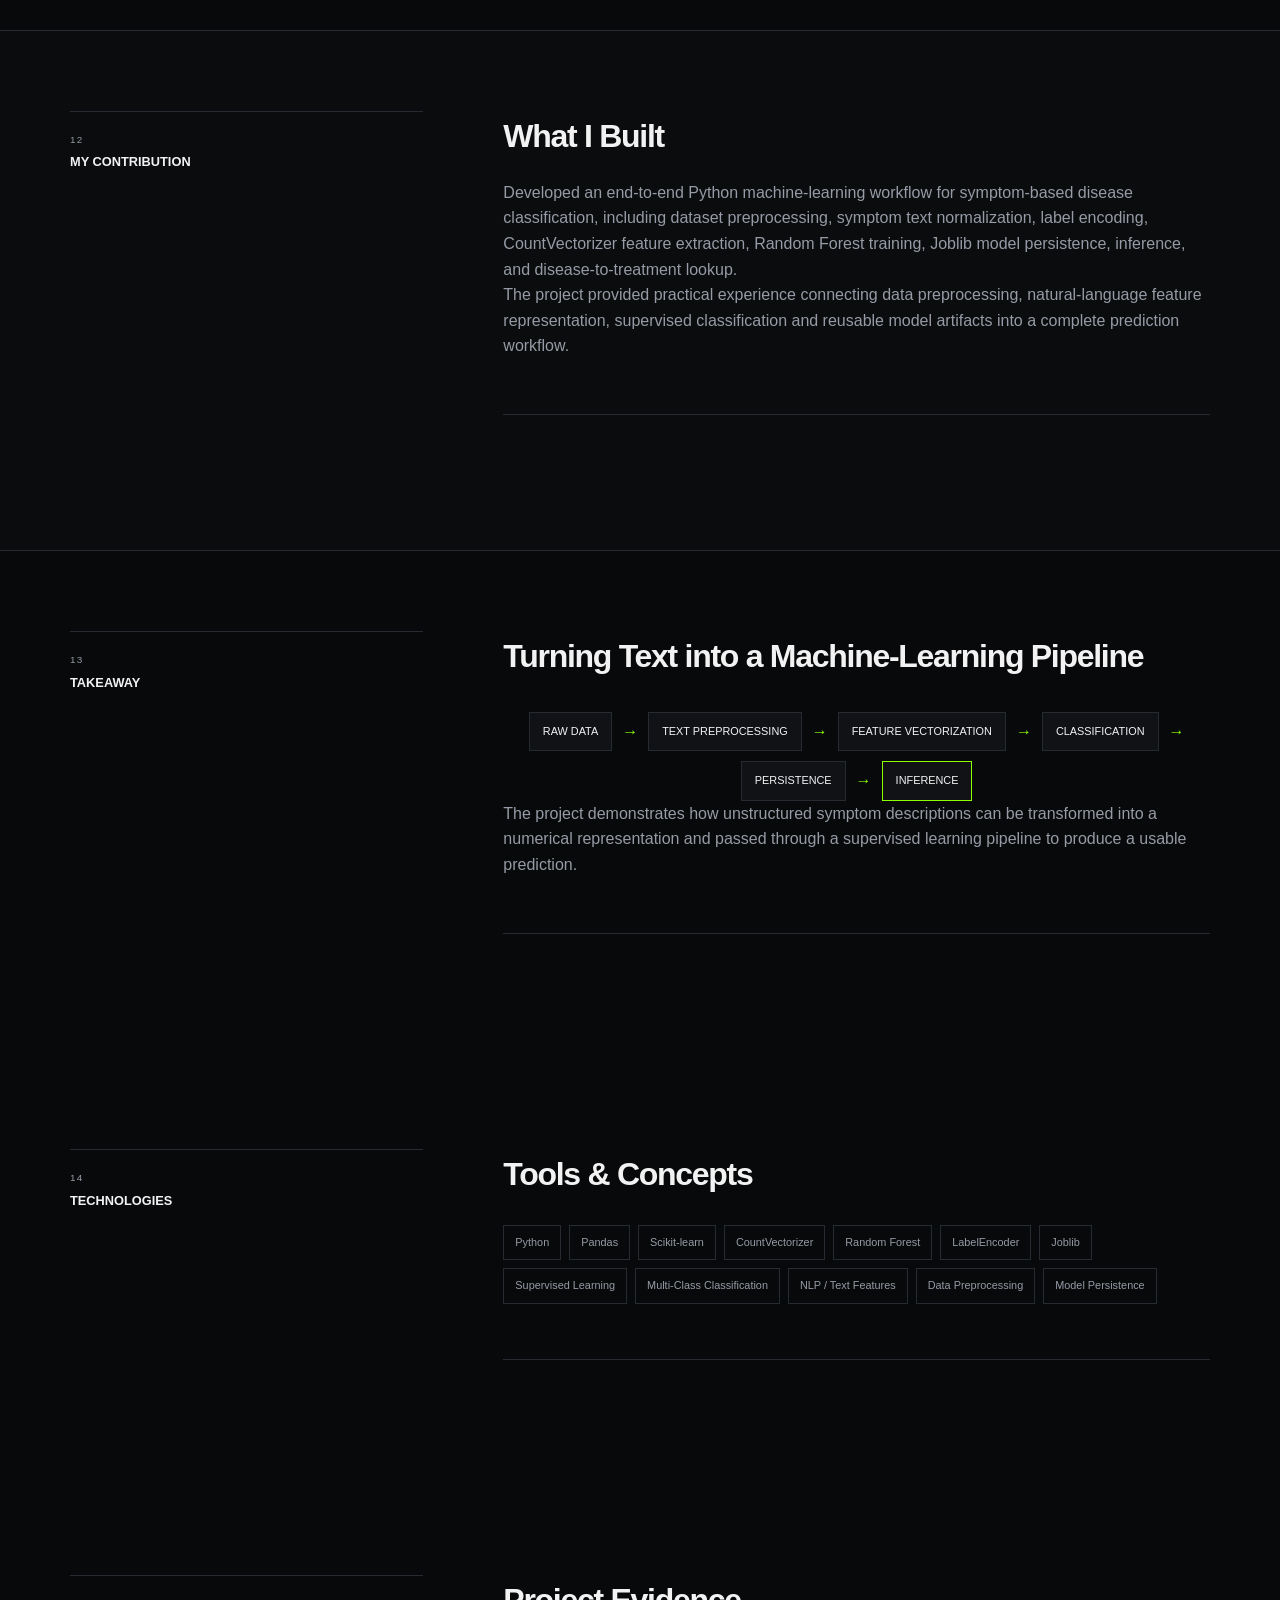
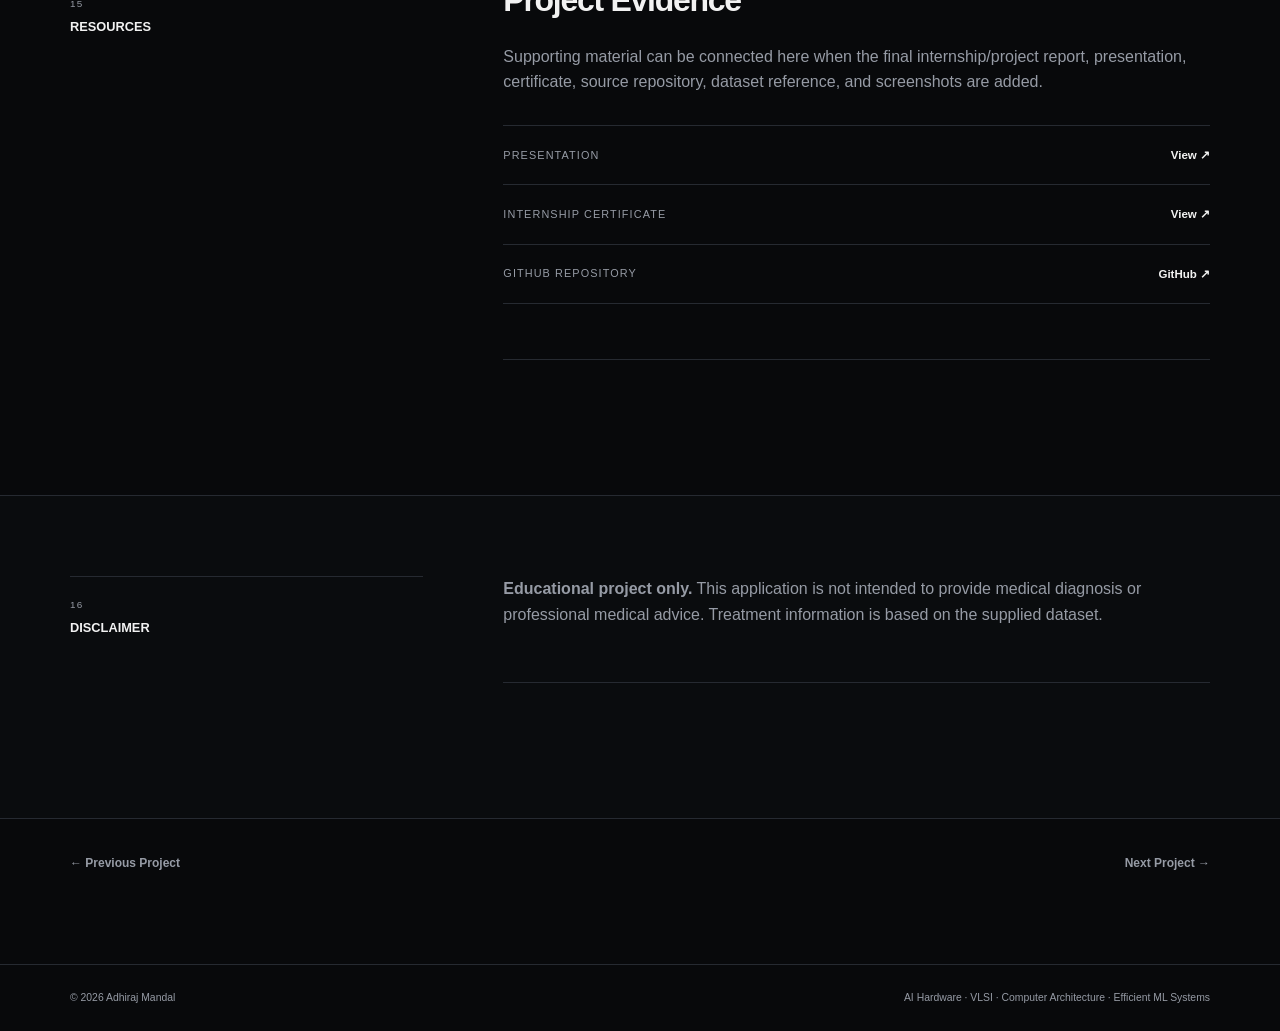
<file: projects/disease-predictor.html>
<!DOCTYPE html>
<html lang="en">
<head>
    <meta charset="UTF-8">
    <meta name="viewport" content="width=device-width, initial-scale=1.0">
    <meta name="description" content="Disease Predictor & Treatment Recommender — Adhiraj Mandal.">
    <title>Disease Predictor & Treatment Recommender | Adhiraj Mandal</title>
    <link rel="stylesheet" href="../style.css">
</head>
<body>

<header class="navbar">
    <div class="nav-container">
        <a href="../index.html" class="logo">Adhiraj Mandal<span>.</span></a>
        <a href="../index.html#projects" class="back-link" style="margin:0">← Back to Projects</a>
    </div>
</header>

<main class="detail-main">

<section class="detail-hero">
    <p class="detail-kicker">MACHINE LEARNING · NLP · HEALTHCARE AI</p>
    <h1>Disease Predictor <span style="color:var(--accent)">&amp;</span> Treatment Recommender.</h1>
    <p>
        A symptom-based supervised machine-learning application that converts symptom text
        into numerical features, predicts the most likely disease using a Random Forest
        classifier, and retrieves corresponding treatment information from the dataset.
    </p>
    <div class="detail-hero-meta">
        <span>Upflairs AI/ML Internship</span>
        <span>Python</span>
        <span>Scikit-learn</span>
        <span>CountVectorizer</span>
        <span>Random Forest</span>
    </div>
    <a href="../index.html#projects" class="back-link">← Back to Projects</a>
</section>

<section class="detail-content detail-highlight-section">
    <div class="detail-grid">
        <aside class="detail-sidebar">
            <div><span>PROJECT TYPE</span><strong>Supervised ML Application</strong></div>
            <div><span>INPUT</span><strong>Symptom Text</strong></div>
            <div><span>MODEL</span><strong>RandomForestClassifier · 200 Trees</strong></div>
            <div><span>FEATURE EXTRACTION</span><strong>CountVectorizer</strong></div>
            <div><span>MODEL STORAGE</span><strong>Joblib</strong></div>
        </aside>
        <article class="detail-body">
            <div class="metric-callout-grid">
                <div class="metric-callout"><strong>200</strong><span>RANDOM FOREST TREES</span></div>
                <div class="metric-callout"><strong>NLP</strong><span>SYMPTOM TEXT FEATURES</span></div>
                <div class="metric-callout"><strong>ML</strong><span>MULTI-CLASS CLASSIFICATION</span></div>
            </div>
        </article>
    </div>
</section>

<section class="detail-content">
    <div class="detail-grid">
        <aside class="detail-sidebar"><div><span>01</span><strong>OVERVIEW</strong></div></aside>
        <article class="detail-body">
            <section>
                <h2>From Symptoms to Prediction</h2>
                <p>
                    The project implements a machine-learning system that accepts a user's
                    symptoms as text and predicts the most likely disease learned from a
                    disease–symptom dataset. After prediction, the application retrieves
                    corresponding treatment information using a disease-to-treatment mapping.
                </p>
                <p>
                    The implementation demonstrates an end-to-end supervised ML workflow:
                    dataset loading, preprocessing, text feature extraction, label encoding,
                    model training, persistence, inference, and treatment lookup.
                </p>
            </section>

            <section>
                <h2>End-to-End Pipeline</h2>
                <div class="pipeline">
                    <span>DATASET</span><i>→</i>
                    <span>PREPROCESSING</span><i>→</i>
                    <span>VECTORIZATION</span><i>→</i>
                    <span>RANDOM FOREST</span><i>→</i>
                    <span>SAVED MODEL</span><i>→</i>
                    <span>USER SYMPTOMS</span><i>→</i>
                    <span>PREDICTION</span><i>→</i>
                    <span>TREATMENT LOOKUP</span>
                </div>
            </section>
        </article>
    </div>
</section>

<section class="detail-content detail-band">
    <div class="detail-grid">
        <aside class="detail-sidebar"><div><span>02</span><strong>PROBLEM</strong></div></aside>
        <article class="detail-body">
            <section>
                <h2>Problem Statement</h2>
                <p>
                    Disease and symptom datasets contain relationships between symptoms and
                    diseases, but the raw information is not directly useful to a user who
                    simply wants to enter a set of symptoms.
                </p>
                <p>
                    The objective was to build a simple ML system that could learn patterns
                    from symptom descriptions and use new symptom input to predict a disease,
                    followed by retrieval of the associated treatment information.
                </p>
            </section>

            <section>
                <h2>System at a Glance</h2>
                <div class="architecture-stack">
                    <div>User enters comma-separated symptoms</div><i>↓</i>
                    <div>Text normalization</div><i>↓</i>
                    <div class="accent-box">CountVectorizer</div><i>↓</i>
                    <div class="accent-box">Random Forest Classifier</div><i>↓</i>
                    <div>Predicted disease label</div><i>↓</i>
                    <div>Disease → Treatment mapping</div><i>↓</i>
                    <div>Console output</div>
                </div>
            </section>
        </article>
    </div>
</section>

<section class="detail-content">
    <div class="detail-grid">
        <aside class="detail-sidebar"><div><span>03</span><strong>DATASET</strong></div></aside>
        <article class="detail-body">
            <section>
                <h2>Disease, Symptoms &amp; Treatment Data</h2>
                <p>
                    The dataset contains disease-related information including the disease name,
                    associated symptoms, treatment information, a disease code, contagiousness,
                    and chronicity.
                </p>
                <div class="large-tags">
                    <span>Name</span><span>Symptoms</span><span>Treatments</span>
                    <span>Disease_Code</span><span>Contagious</span><span>Chronic</span>
                </div>
            </section>

            <section>
                <h2>Features Used by the Implementation</h2>
                <div class="feature-list">
                    <div><strong>Symptoms</strong><p>Primary input feature represented as comma-separated symptom text.</p></div>
                    <div><strong>Disease Name</strong><p>Target variable used for supervised classification.</p></div>
                    <div><strong>Treatments</strong><p>Used after prediction to retrieve corresponding treatment information.</p></div>
                    <div><strong>Other Dataset Fields</strong><p>Contagiousness, chronicity and disease code are present in the dataset but are not the primary prediction features in this implementation.</p></div>
                </div>
            </section>
        </article>
    </div>
</section>

<section class="detail-content detail-band">
    <div class="detail-grid">
        <aside class="detail-sidebar"><div><span>04</span><strong>PREPROCESSING</strong></div></aside>
        <article class="detail-body">
            <section>
                <h2>Preparing Symptom Text</h2>
                <p>
                    The symptom field is standardized before model training. Missing values in
                    important fields are removed, symptom strings are converted to lowercase,
                    and comma spacing is normalized so that similar inputs are represented
                    consistently.
                </p>
                <div class="flow-diagram">
                    <div>Raw Symptom Text</div><i>↓</i>
                    <div>Remove Missing Critical Rows</div><i>↓</i>
                    <div>Lowercase</div><i>↓</i>
                    <div>Normalize Comma Spacing</div><i>↓</i>
                    <div>Clean Symptom Representation</div>
                </div>
            </section>

            <section>
                <h2>Label Encoding</h2>
                <p>
                    Disease names are categorical labels, so `LabelEncoder` converts them into
                    numerical class identifiers for model training. During prediction, the
                    encoded output is converted back into the corresponding disease name.
                </p>
            </section>
        </article>
    </div>
</section>

<section class="detail-content">
    <div class="detail-grid">
        <aside class="detail-sidebar"><div><span>05</span><strong>FEATURE ENGINEERING</strong></div></aside>
        <article class="detail-body">
            <section>
                <h2>CountVectorizer</h2>
                <p>
                    Because the input is textual symptom information, it must be transformed
                    into numerical features before classification. `CountVectorizer` converts
                    the symptom text into a numerical representation based on token counts.
                </p>
                <div class="equation-box centered-equation">
                    <code>Symptom Text → Tokens → Count-Based Feature Vector</code>
                </div>
            </section>

            <section>
                <h2>Why This Matters</h2>
                <p>
                    The vectorized representation creates a machine-readable feature space in
                    which the Random Forest model can learn relationships between symptom
                    patterns and disease labels.
                </p>
            </section>
        </article>
    </div>
</section>

<section class="detail-content detail-band">
    <div class="detail-grid">
        <aside class="detail-sidebar"><div><span>06</span><strong>MODEL</strong></div></aside>
        <article class="detail-body">
            <section>
                <h2>Random Forest Classifier</h2>
                <p>
                    A `RandomForestClassifier` with <strong>200 decision trees</strong> is trained
                    on the vectorized symptom features. Each tree produces a classification
                    decision, and the ensemble combines the tree-level predictions to determine
                    the final disease class.
                </p>
                <div class="metric-callout-grid">
                    <div class="metric-callout"><strong>200</strong><span>DECISION TREES</span></div>
                    <div class="metric-callout"><strong>TEXT</strong><span>INPUT REPRESENTATION</span></div>
                    <div class="metric-callout"><strong>MULTI</strong><span>CLASS OUTPUT</span></div>
                </div>
            </section>

            <section>
                <h2>Training Flow</h2>
                <div class="architecture-stack">
                    <div>Processed Symptom Dataset</div><i>↓</i>
                    <div>CountVectorizer Features</div><i>↓</i>
                    <div class="accent-box">RandomForestClassifier(n_estimators = 200)</div><i>↓</i>
                    <div>Trained Disease Classifier</div>
                </div>
            </section>
        </article>
    </div>
</section>

<section class="detail-content">
    <div class="detail-grid">
        <aside class="detail-sidebar"><div><span>07</span><strong>MODEL PERSISTENCE</strong></div></aside>
        <article class="detail-body">
            <section>
                <h2>Reusable Inference Components</h2>
                <p>
                    The trained components are persisted using Joblib so the prediction workflow
                    can load the learned artifacts without retraining the model each time.
                </p>
                <div class="equation-box">
                    <code>disease_prediction_model.joblib</code>
                    <code>label_encoder.joblib</code>
                    <code>treatment_map.joblib</code>
                </div>
            </section>

            <section>
                <h2>Training → Inference Separation</h2>
                <div class="pipeline">
                    <span>TRAIN</span><i>→</i><span>SAVE ARTIFACTS</span><i>→</i>
                    <span>LOAD</span><i>→</i><span>PREDICT</span>
                </div>
                <p>
                    Separating model training from prediction makes the application simpler to
                    reuse: the trained classifier, label encoder and treatment mapping can be
                    loaded directly for subsequent user queries.
                </p>
            </section>
        </article>
    </div>
</section>

<section class="detail-content detail-band">
    <div class="detail-grid">
        <aside class="detail-sidebar"><div><span>08</span><strong>INFERENCE</strong></div></aside>
        <article class="detail-body">
            <section>
                <h2>Prediction Workflow</h2>
                <div class="flow-diagram">
                    <div>User enters symptoms as comma-separated text</div><i>↓</i>
                    <div>Symptoms are normalized</div><i>↓</i>
                    <div>Saved CountVectorizer transforms the input</div><i>↓</i>
                    <div>Random Forest predicts encoded disease</div><i>↓</i>
                    <div>LabelEncoder decodes disease name</div><i>↓</i>
                    <div>Treatment map retrieves corresponding information</div><i>↓</i>
                    <div>Prediction + treatment displayed</div>
                </div>
            </section>

            <section>
                <h2>System Output</h2>
                <p>
                    The console application returns the predicted disease and the corresponding
                    treatment information available in the dataset.
                </p>
            </section>
        </article>
    </div>
</section>

<section class="detail-content">
    <div class="detail-grid">
        <aside class="detail-sidebar"><div><span>09</span><strong>PROJECT FEATURES</strong></div></aside>
        <article class="detail-body">
            <section>
                <div class="feature-list">
                    <div><strong>Symptom-Based Prediction</strong><p>Uses user-entered symptom text as the model input.</p></div>
                    <div><strong>Text Feature Extraction</strong><p>Transforms symptoms into numerical features using CountVectorizer.</p></div>
                    <div><strong>Multi-Class Classification</strong><p>Predicts a disease class using a Random Forest ensemble.</p></div>
                    <div><strong>Label Decoding</strong><p>Converts the numerical model output back into the disease name.</p></div>
                    <div><strong>Treatment Lookup</strong><p>Retrieves treatment information associated with the predicted disease.</p></div>
                    <div><strong>Persistent Artifacts</strong><p>Saves the trained model and supporting components using Joblib.</p></div>
                </div>
            </section>
        </article>
    </div>
</section>

<section class="detail-content detail-band">
    <div class="detail-grid">
        <aside class="detail-sidebar"><div><span>10</span><strong>LIMITATIONS</strong></div></aside>
        <article class="detail-body">
            <section>
                <h2>What the Current Implementation Does Not Claim</h2>
                <p>
                    The supplied implementation is an educational machine-learning application.
                    It does not calculate or report a dedicated accuracy metric, and it does not
                    implement a Flask web application in the shared project code.
                </p>
                <p>
                    The system should therefore be presented as a symptom-based ML prototype,
                    not as a clinically validated diagnostic system or professional medical
                    decision-making tool.
                </p>
            </section>
        </article>
    </div>
</section>

<section class="detail-content">
    <div class="detail-grid">
        <aside class="detail-sidebar"><div><span>11</span><strong>FUTURE WORK</strong></div></aside>
        <article class="detail-body">
            <section>
                <h2>Potential Extensions</h2>
                <div class="feature-list">
                    <div><strong>Advanced NLP</strong><p>Explore richer representations for natural-language symptom descriptions.</p></div>
                    <div><strong>Input Robustness</strong><p>Add spelling correction and synonym handling for user-entered symptoms.</p></div>
                    <div><strong>Model Evaluation</strong><p>Introduce a dedicated train/test evaluation workflow and classification metrics.</p></div>
                    <div><strong>Model Comparison</strong><p>Compare Random Forest with alternative classification approaches.</p></div>
                    <div><strong>Web Interface</strong><p>Extend the console workflow into a Flask or Streamlit application.</p></div>
                    <div><strong>Expanded Features</strong><p>Investigate how additional dataset attributes could contribute to an expanded model.</p></div>
                </div>
            </section>
        </article>
    </div>
</section>

<section class="detail-content detail-band">
    <div class="detail-grid">
        <aside class="detail-sidebar"><div><span>12</span><strong>MY CONTRIBUTION</strong></div></aside>
        <article class="detail-body">
            <section>
                <h2>What I Built</h2>
                <p>
                    Developed an end-to-end Python machine-learning workflow for symptom-based
                    disease classification, including dataset preprocessing, symptom text
                    normalization, label encoding, CountVectorizer feature extraction,
                    Random Forest training, Joblib model persistence, inference, and
                    disease-to-treatment lookup.
                </p>
                <p>
                    The project provided practical experience connecting data preprocessing,
                    natural-language feature representation, supervised classification and
                    reusable model artifacts into a complete prediction workflow.
                </p>
            </section>
        </article>
    </div>
</section>

<section class="detail-content">
    <div class="detail-grid">
        <aside class="detail-sidebar"><div><span>13</span><strong>TAKEAWAY</strong></div></aside>
        <article class="detail-body">
            <section>
                <h2>Turning Text into a Machine-Learning Pipeline</h2>
                <div class="pipeline">
                    <span>RAW DATA</span><i>→</i>
                    <span>TEXT PREPROCESSING</span><i>→</i>
                    <span>FEATURE VECTORIZATION</span><i>→</i>
                    <span>CLASSIFICATION</span><i>→</i>
                    <span>PERSISTENCE</span><i>→</i>
                    <span>INFERENCE</span>
                </div>
                <p>
                    The project demonstrates how unstructured symptom descriptions can be
                    transformed into a numerical representation and passed through a supervised
                    learning pipeline to produce a usable prediction.
                </p>
            </section>
        </article>
    </div>
</section>

<section class="detail-content">
    <div class="detail-grid">
        <aside class="detail-sidebar"><div><span>14</span><strong>TECHNOLOGIES</strong></div></aside>
        <article class="detail-body">
            <section>
                <h2>Tools &amp; Concepts</h2>
                <div class="large-tags">
                    <span>Python</span><span>Pandas</span><span>Scikit-learn</span>
                    <span>CountVectorizer</span><span>Random Forest</span>
                    <span>LabelEncoder</span><span>Joblib</span><span>Supervised Learning</span>
                    <span>Multi-Class Classification</span><span>NLP / Text Features</span>
                    <span>Data Preprocessing</span><span>Model Persistence</span>
                </div>
            </section>
        </article>
    </div>
</section>

<section class="detail-content detail-resources">
    <div class="detail-grid">
        <aside class="detail-sidebar"><div><span>15</span><strong>RESOURCES</strong></div></aside>
        <article class="detail-body">
            <section>
                <h2>Project Evidence</h2>
                <p>
                    Supporting material can be connected here when the final internship/project
                    report, presentation, certificate, source repository, dataset reference,
                    and screenshots are added.
                </p>
                <div class="resource-list">
                    
                    <a href="https://drive.google.com/file/d/1ihvEyx4Cps9dTQCXoxMk2Qj0lyFZRkVH/view?usp=drive_link" class="resource-item"><span>PRESENTATION</span><strong>View ↗</strong></a>
                    <a href="https://drive.google.com/file/d/1u0PMx1r9d9WFRJlfqGjIAZBdCjMCp8cP/view?usp=drive_link" class="resource-item"><span>INTERNSHIP CERTIFICATE</span><strong>View ↗</strong></a>
                    <a href="https://github.com/Adhiraj-Mandal/disease-prediction-ml-system" class="resource-item"><span>GITHUB REPOSITORY</span><strong>GitHub ↗</strong></a>
                    
                </div>
            </section>
        </article>
    </div>
</section>

<section class="detail-content detail-band">
    <div class="detail-grid">
        <aside class="detail-sidebar"><div><span>16</span><strong>DISCLAIMER</strong></div></aside>
        <article class="detail-body">
            <section>
                <p>
                    <strong>Educational project only.</strong> This application is not intended
                    to provide medical diagnosis or professional medical advice. Treatment
                    information is based on the supplied dataset.
                </p>
            </section>
        </article>
    </div>
</section>

<section class="project-nav">
    <a href="ahb-apb-bridge.html">← Previous Project</a>
    <a href="image-classification.html">Next Project →</a>
</section>

</main>

<footer>
    <div class="footer-container">
        <p>© 2026 Adhiraj Mandal</p>
        <p>AI Hardware · VLSI · Computer Architecture · Efficient ML Systems</p>
    </div>
</footer>

</body>
</html>
</file>
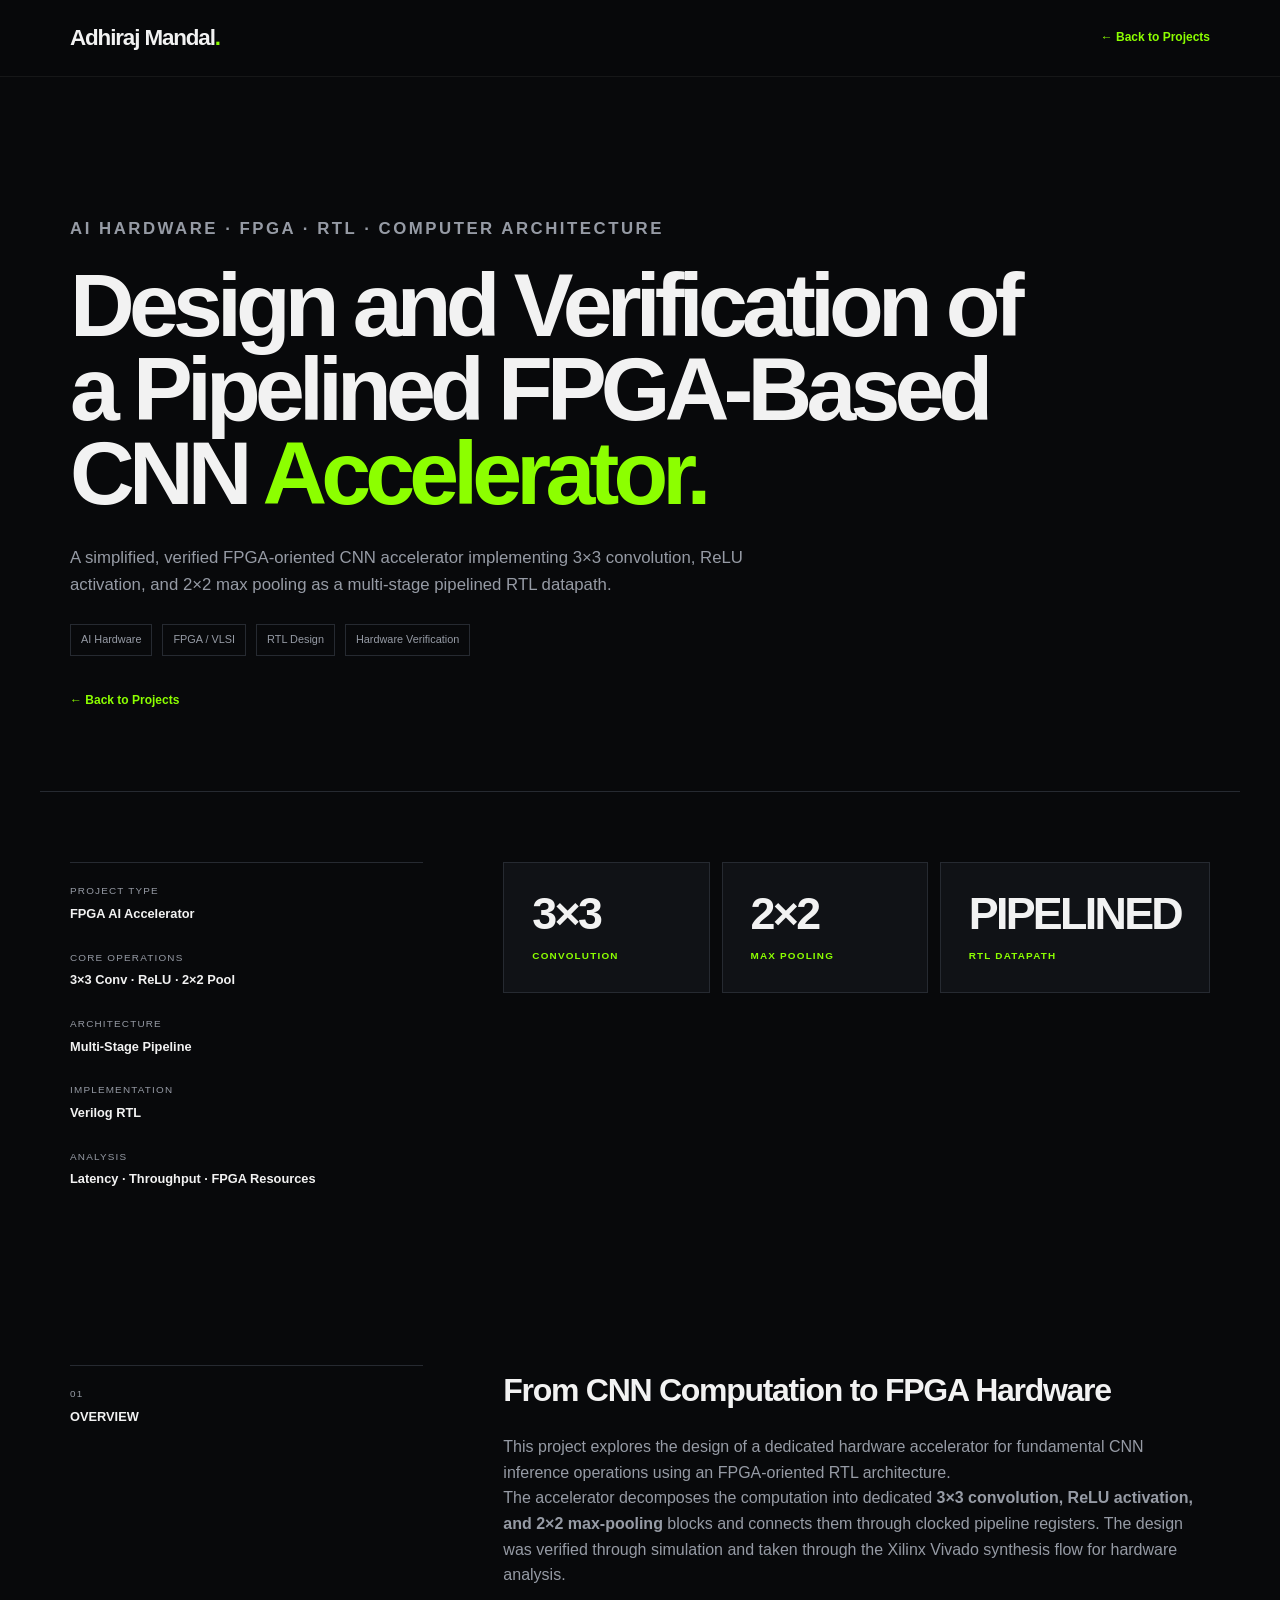
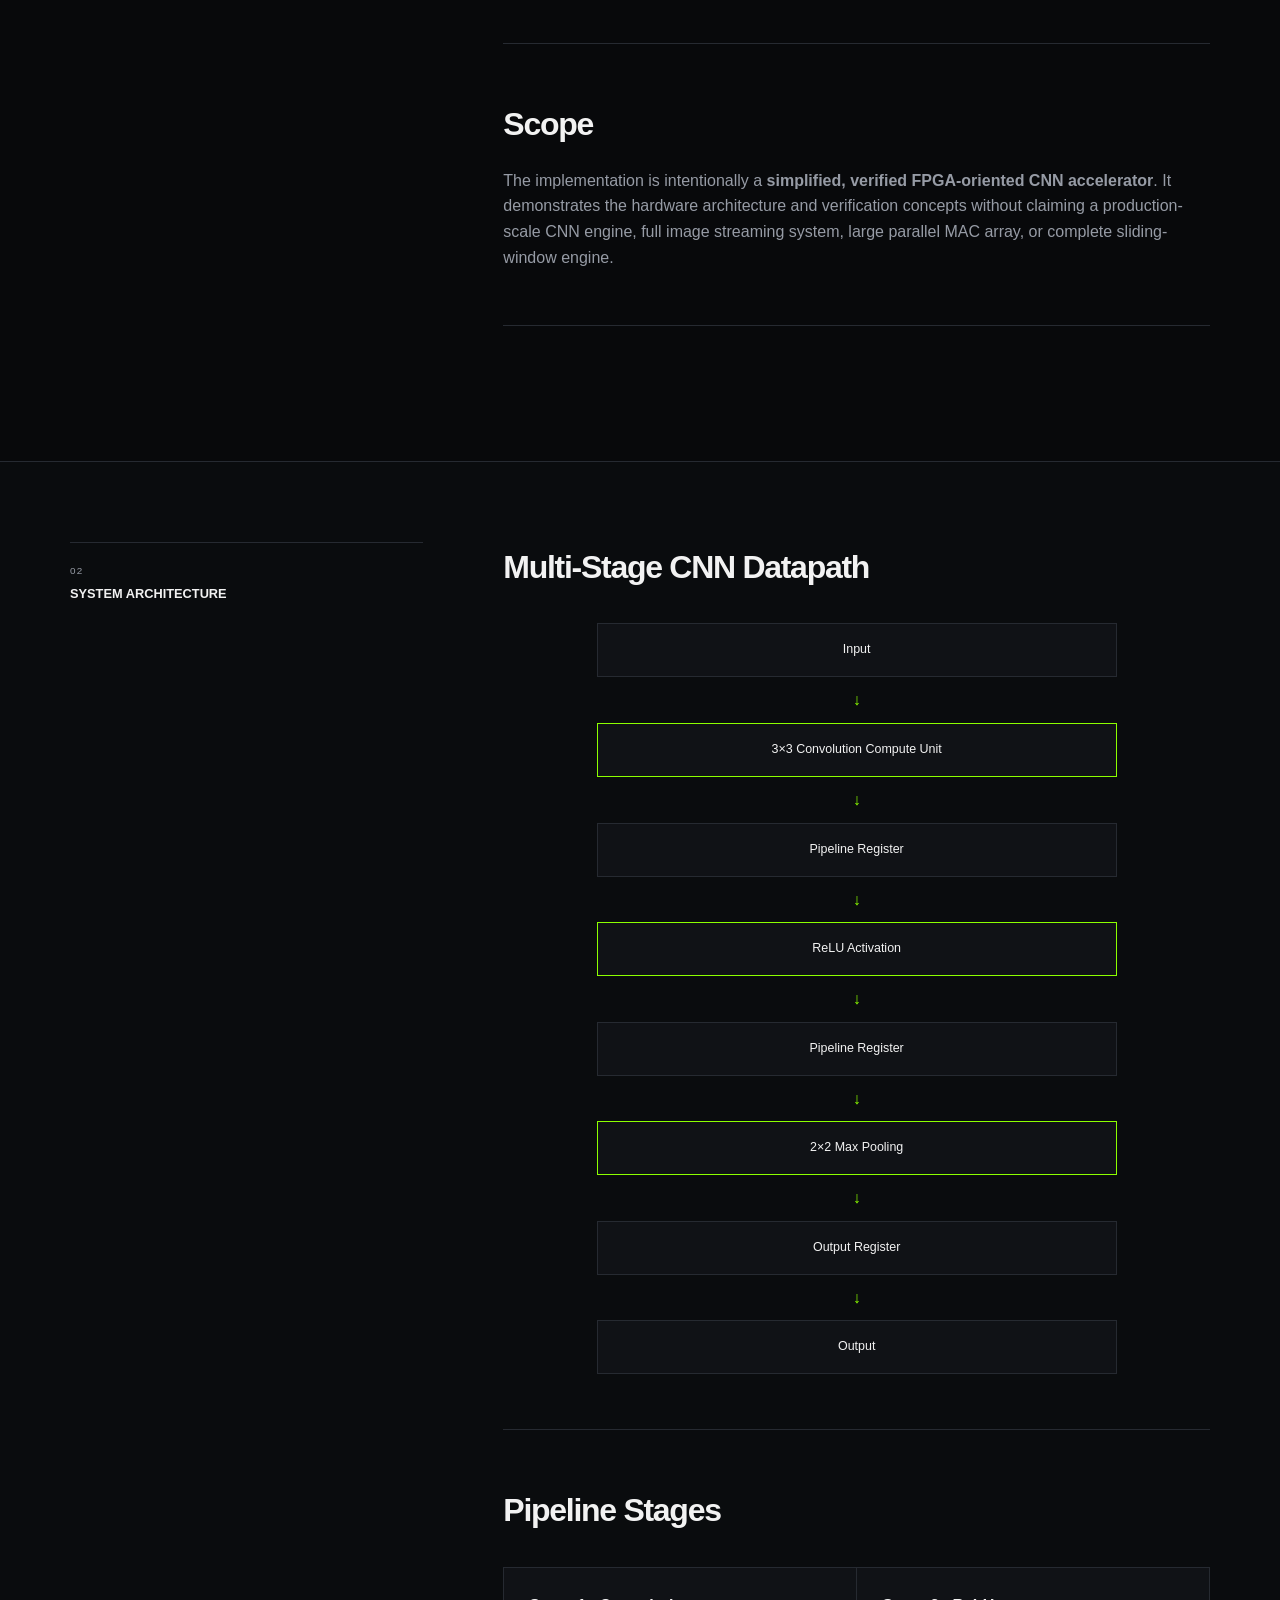
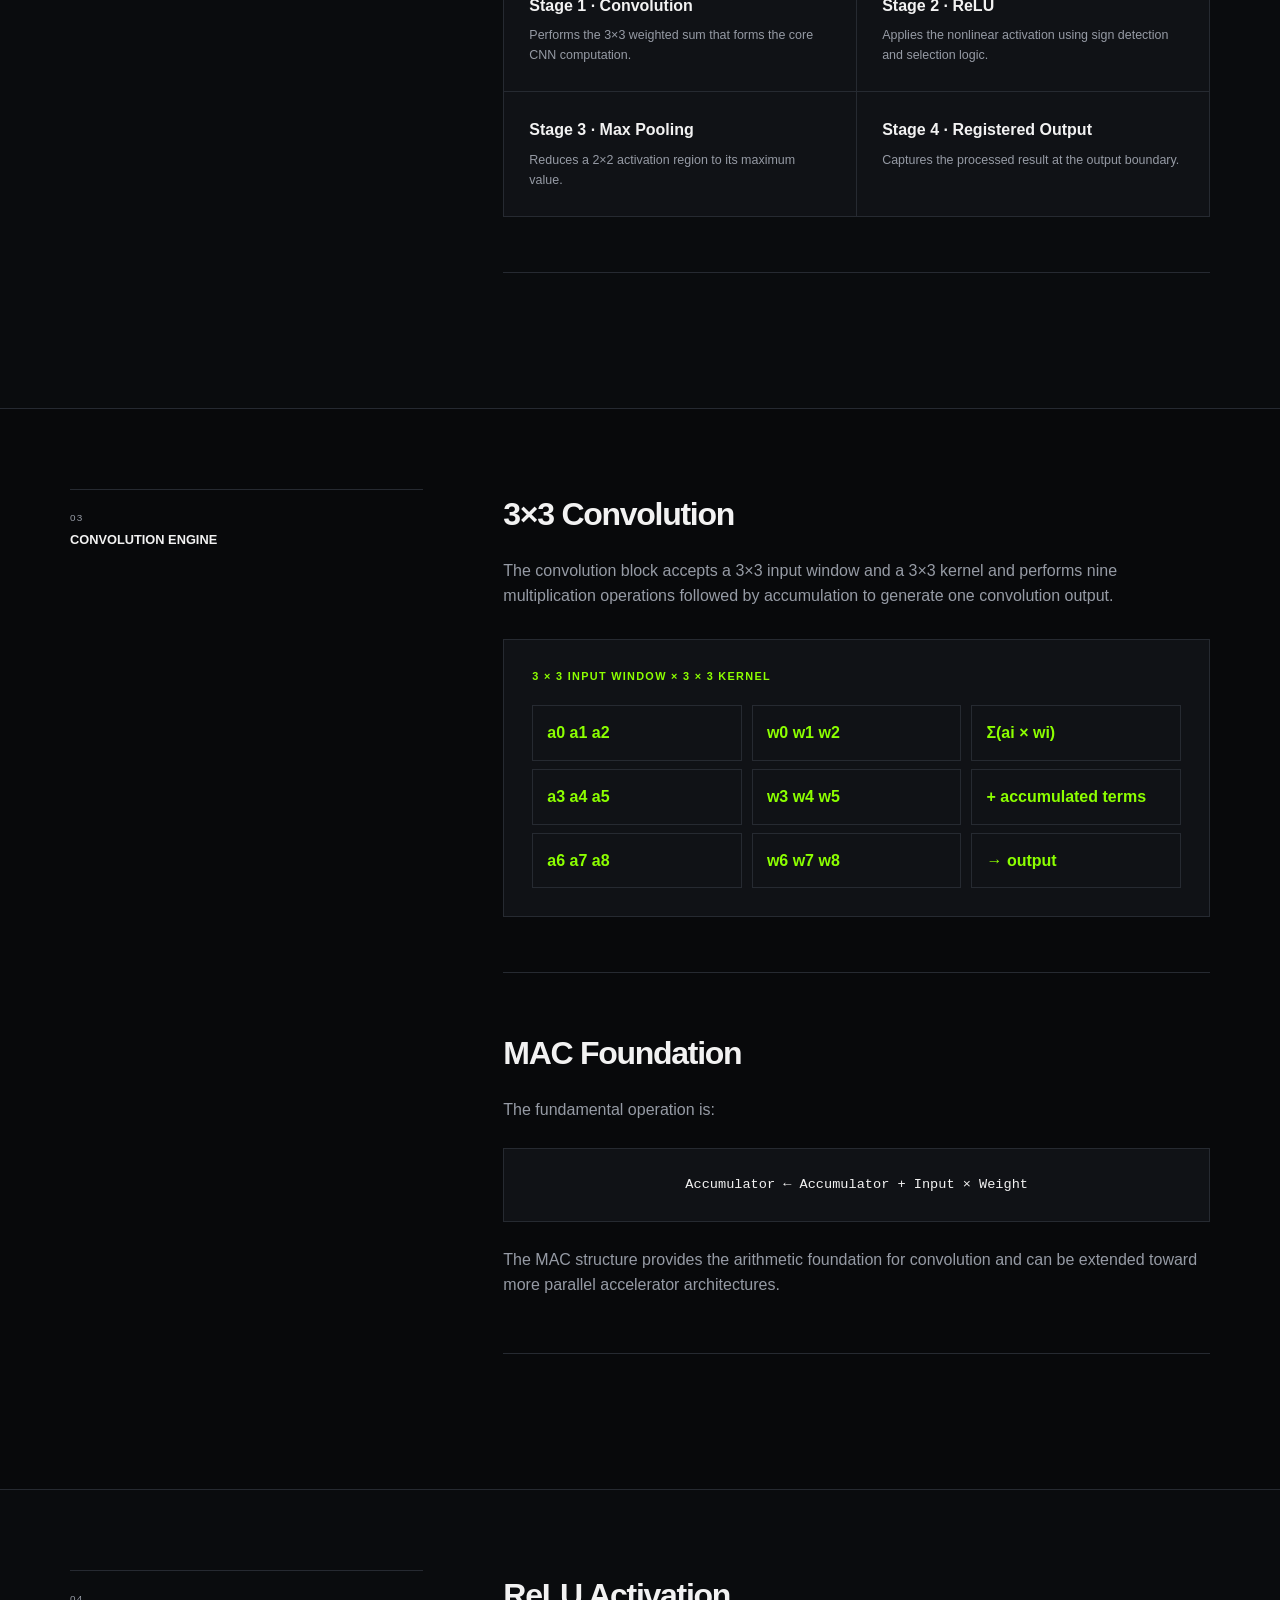
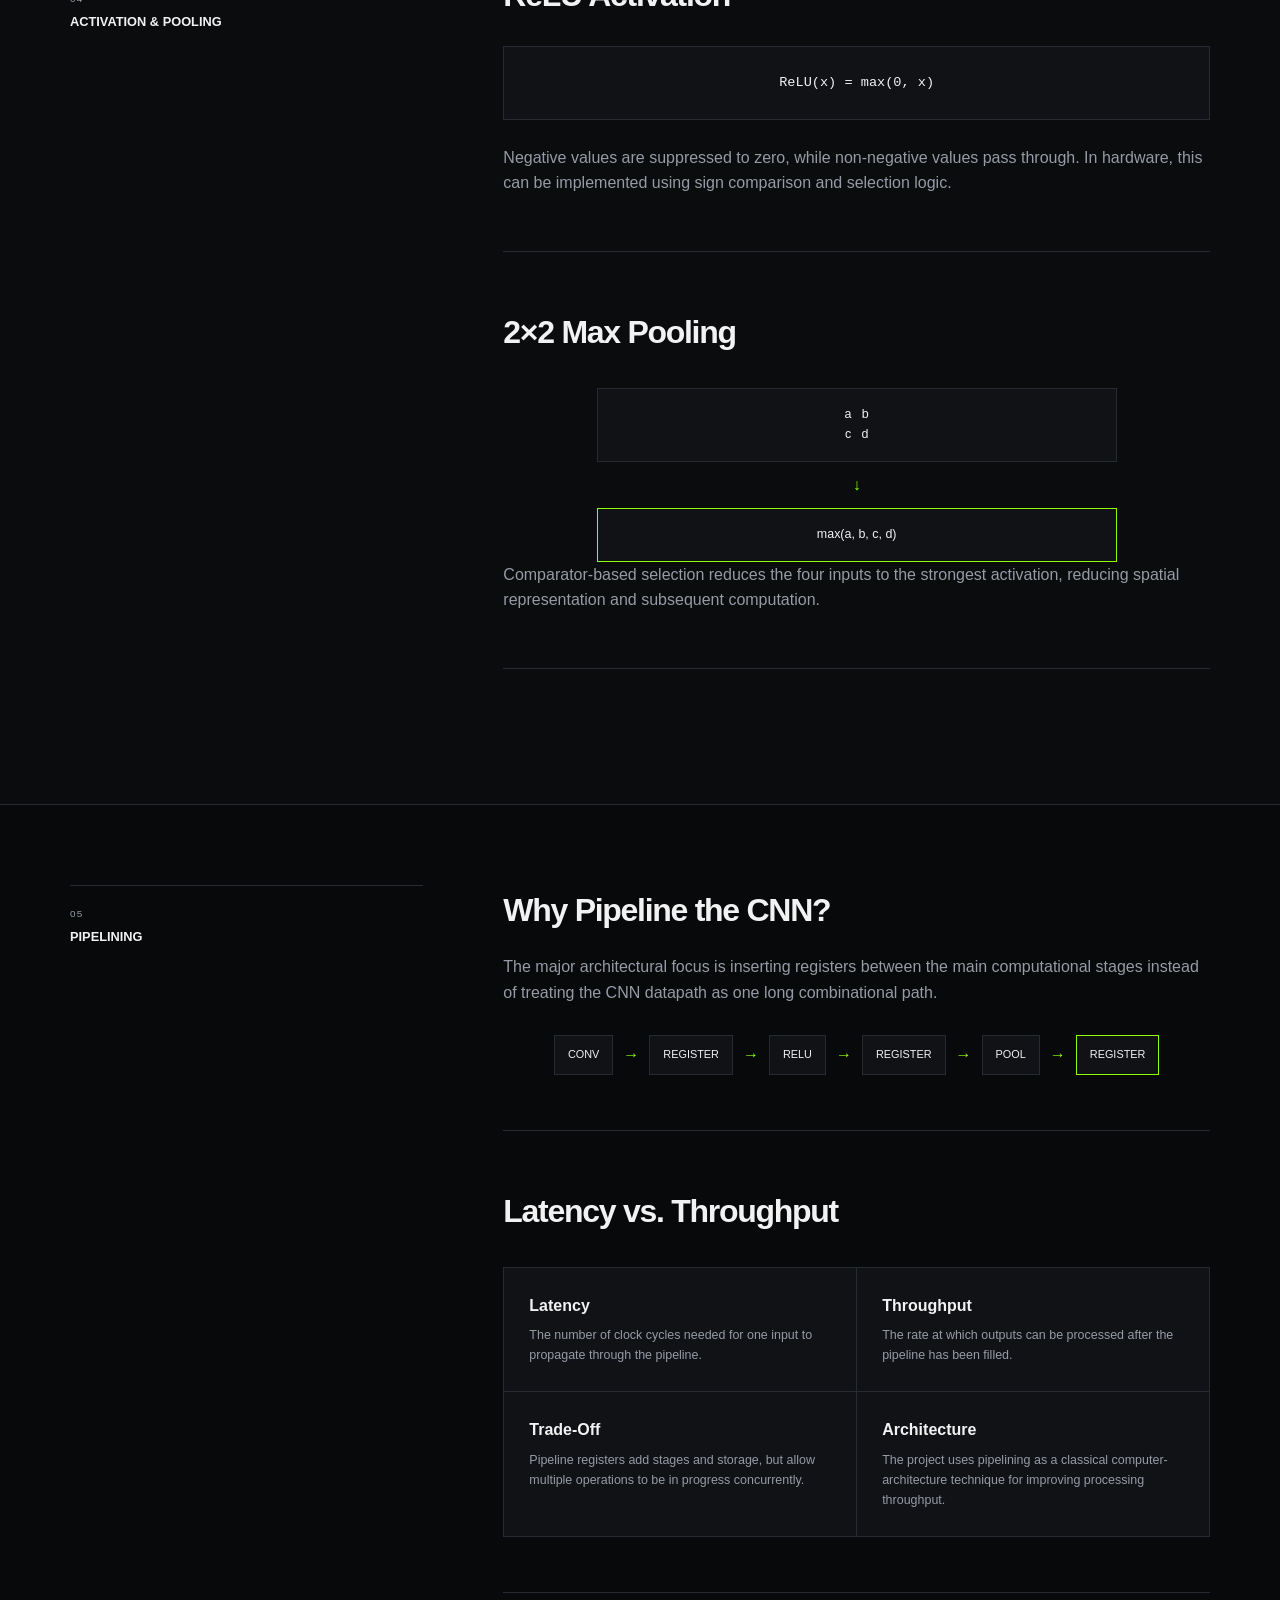
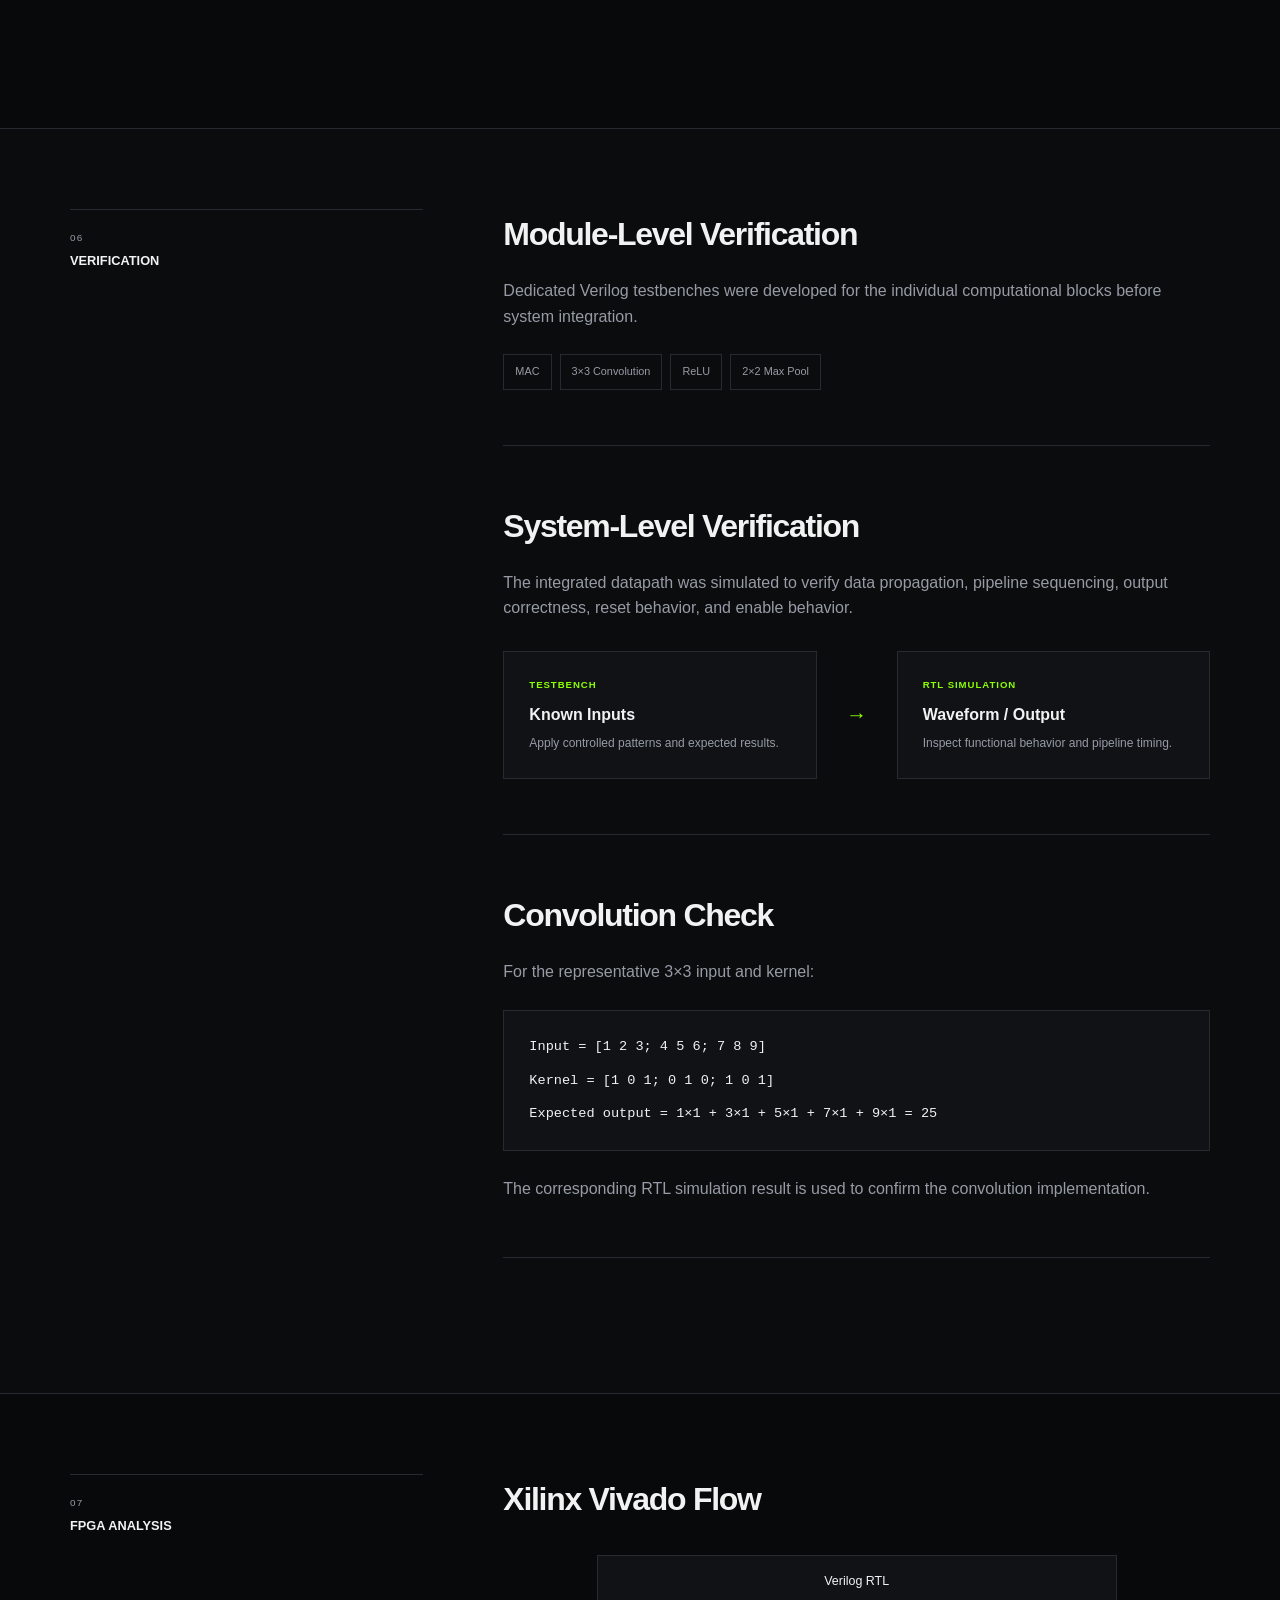
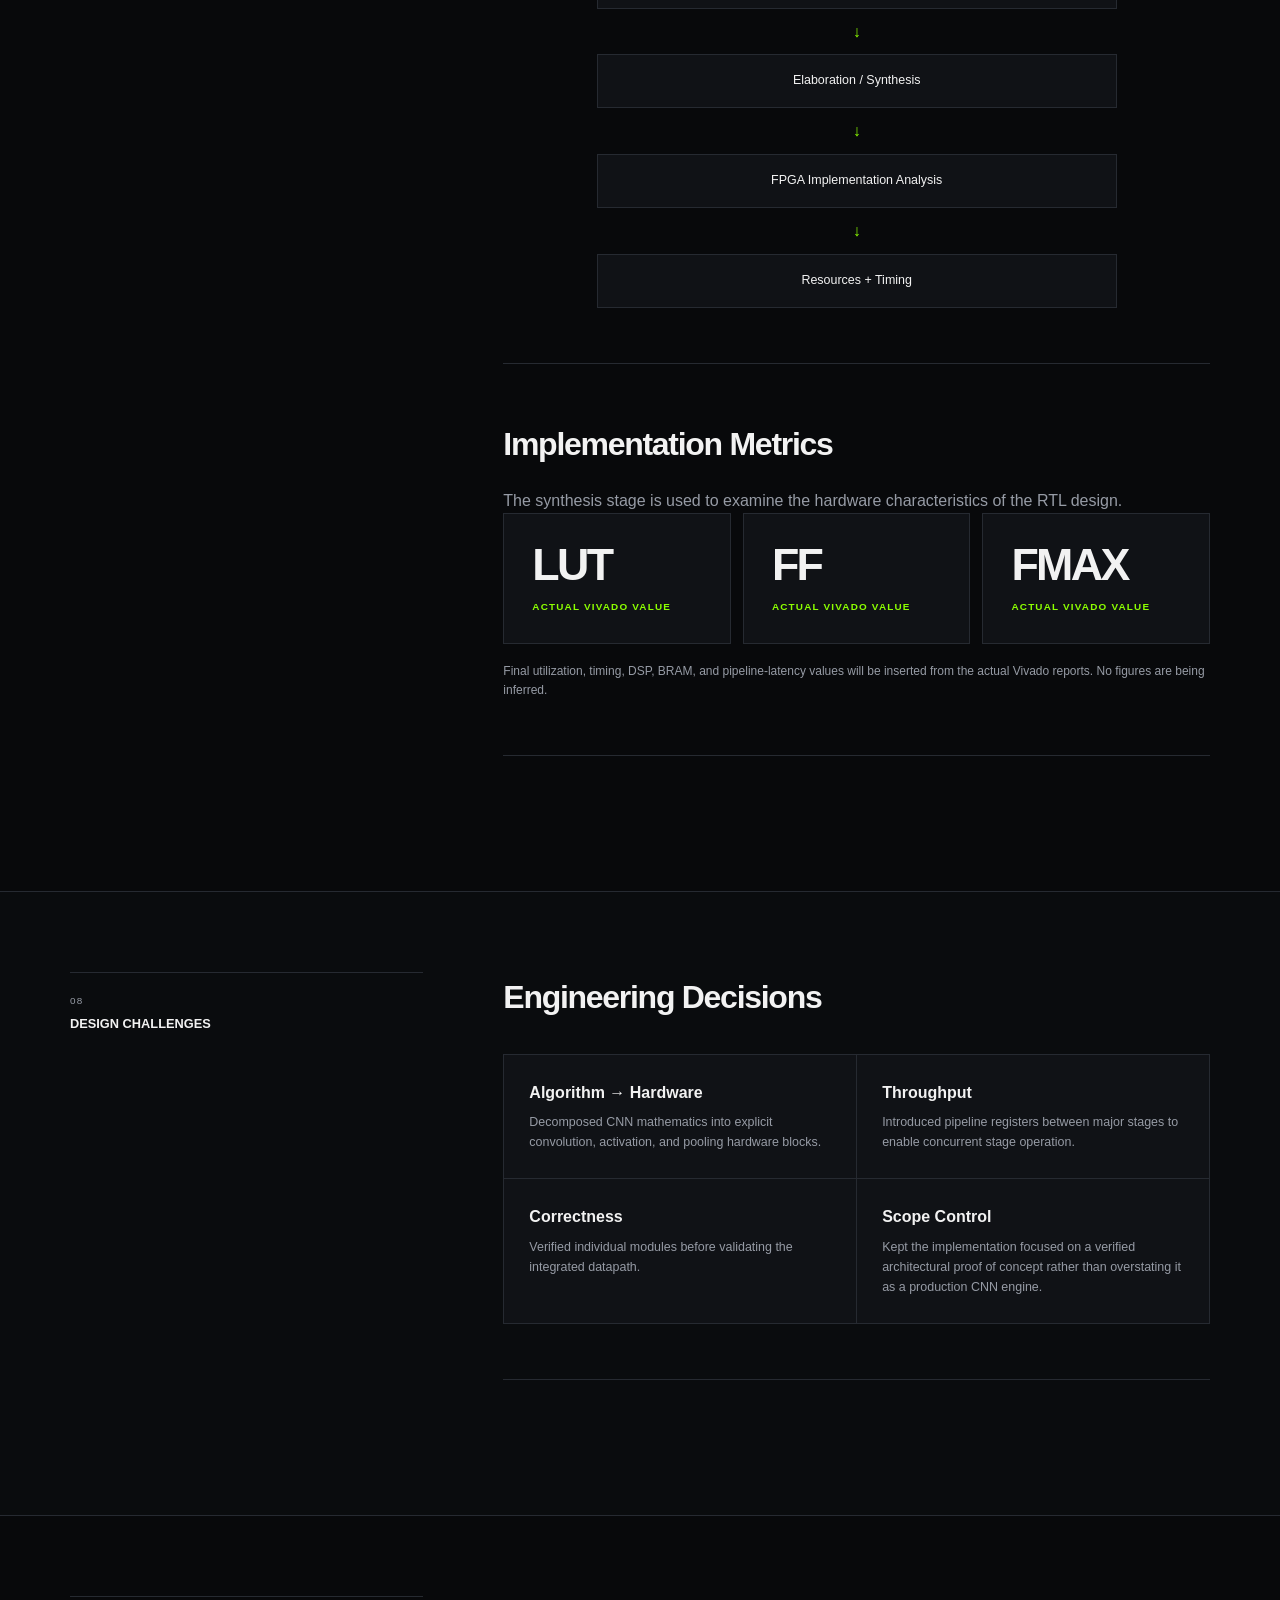
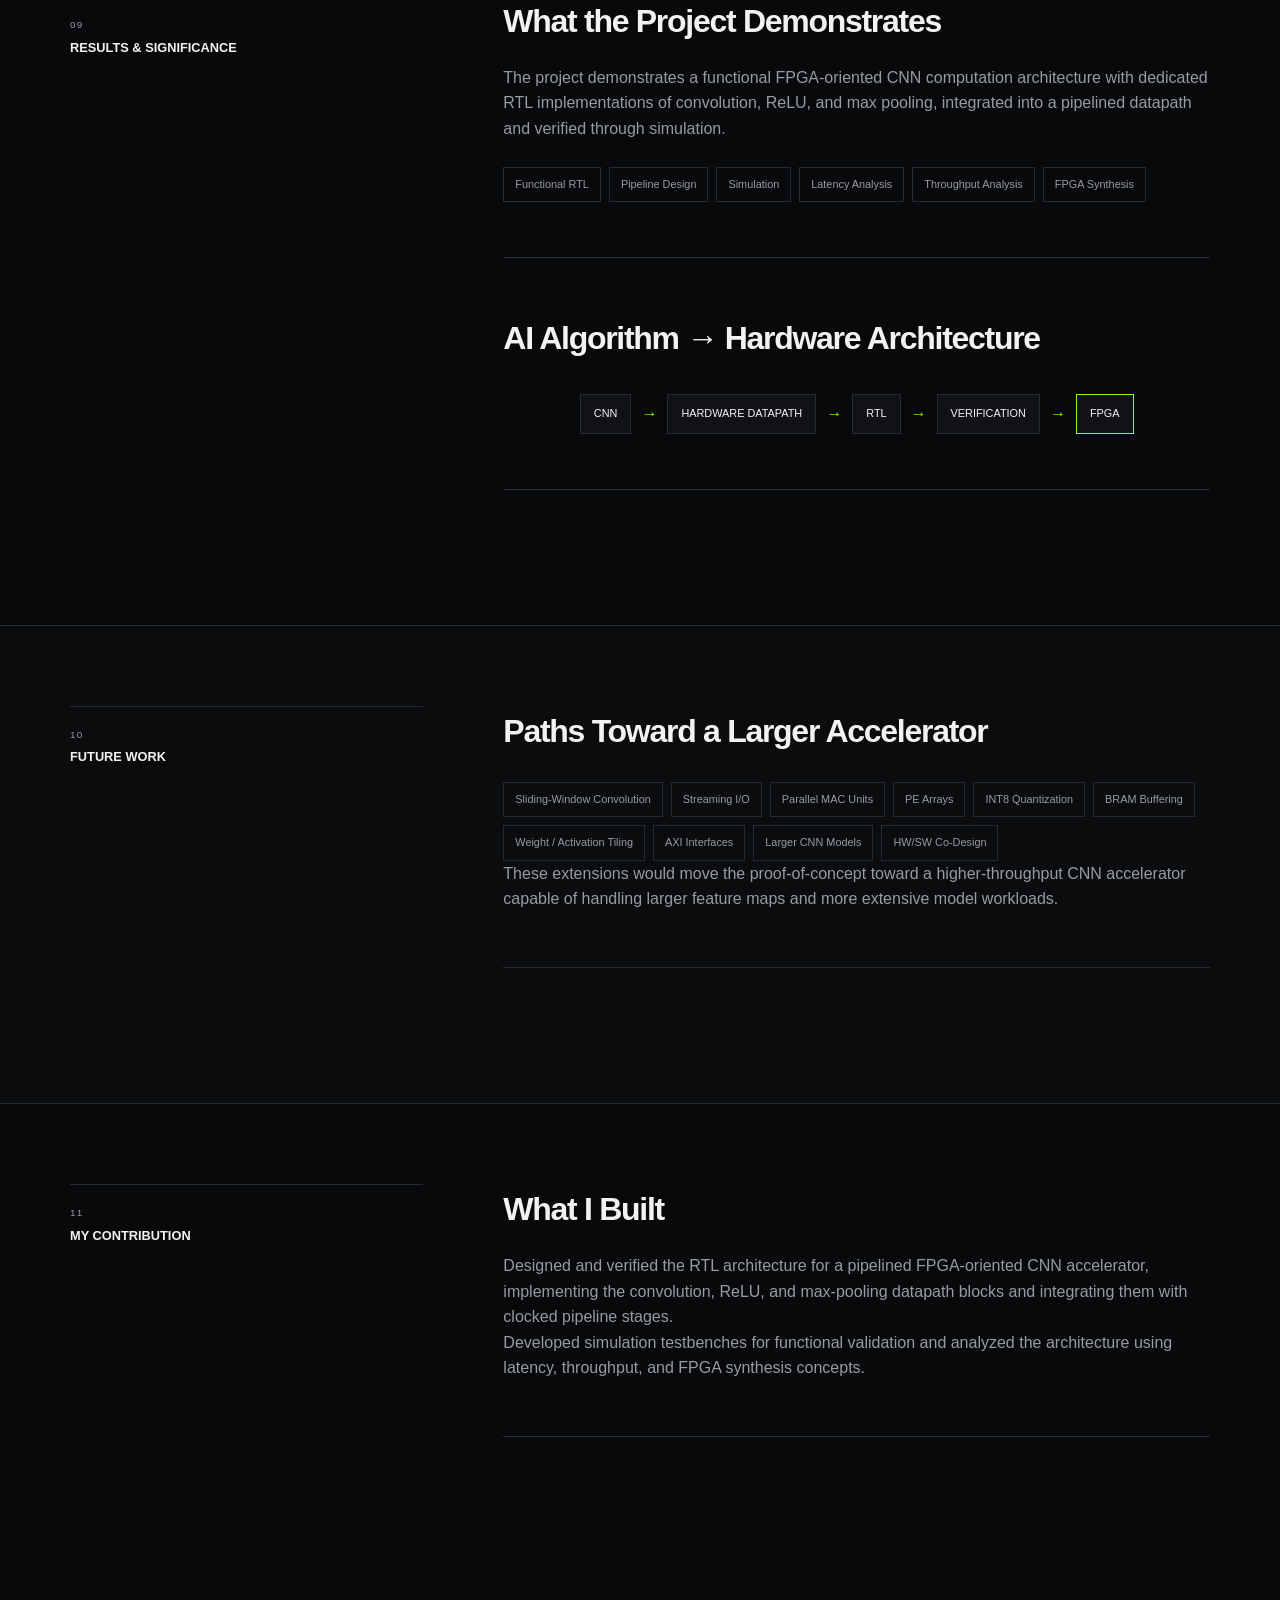
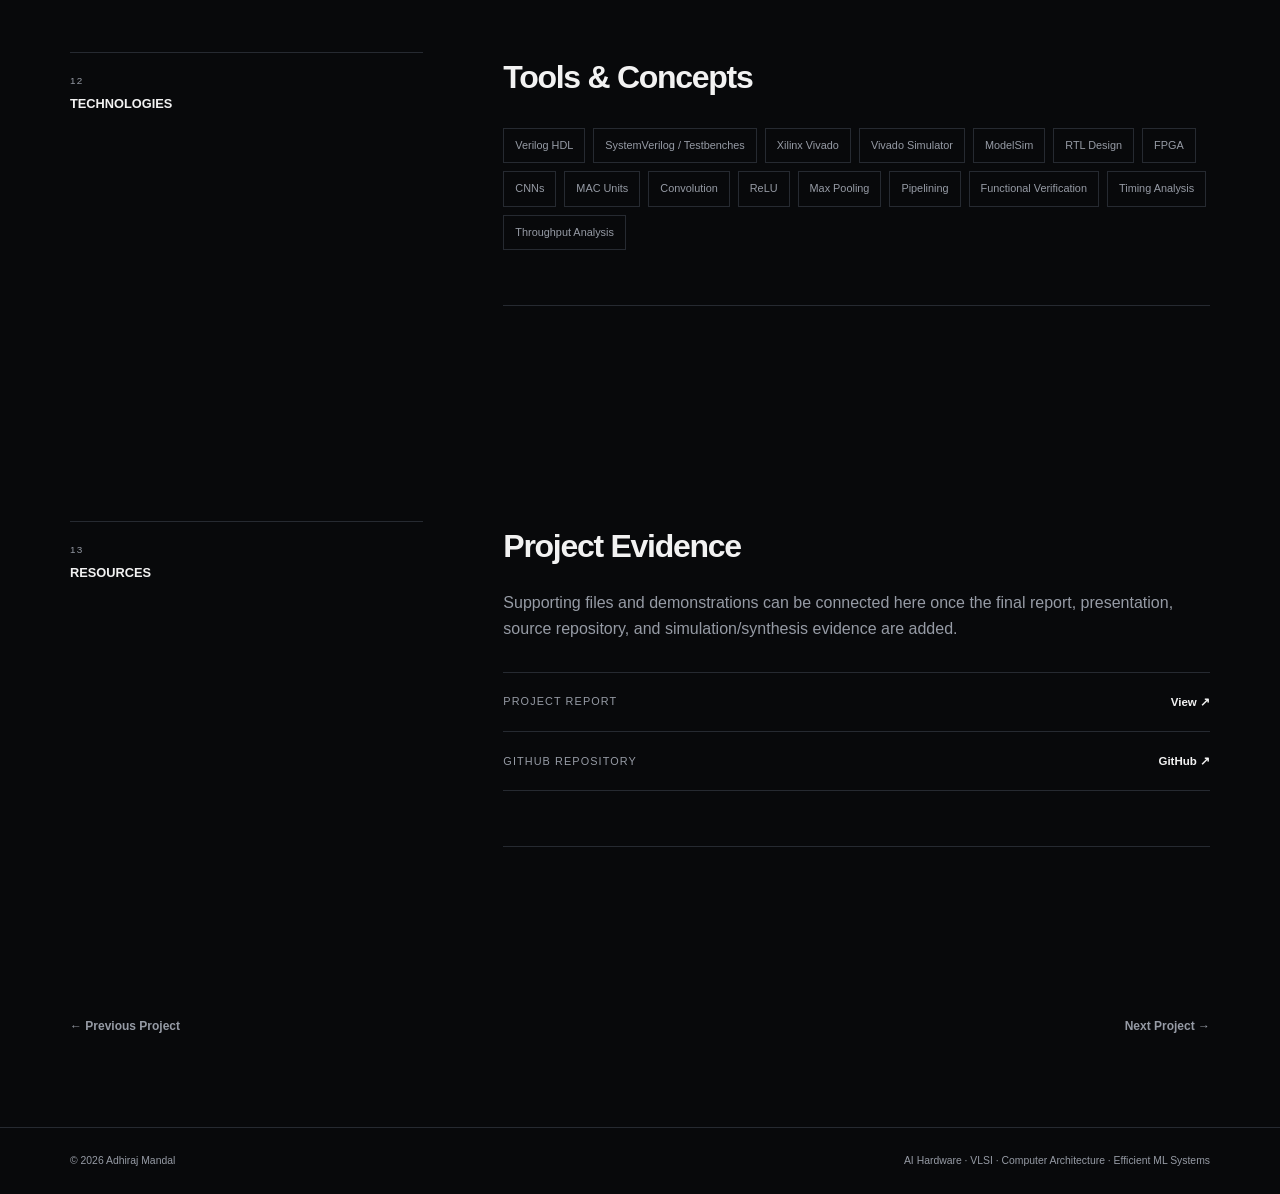
<file: projects/fpga-cnn-accelerator.html>
<!DOCTYPE html>
<html lang="en">
<head>
<meta charset="UTF-8">
<meta name="viewport" content="width=device-width, initial-scale=1.0">
<meta name="description" content="Design and Verification of a Pipelined FPGA-Based CNN Accelerator — Adhiraj Mandal.">
<title>Pipelined FPGA-Based CNN Accelerator | Adhiraj Mandal</title>
<link rel="stylesheet" href="../style.css">
</head>
<body>
<header class="navbar"><div class="nav-container">
<a href="../index.html" class="logo">Adhiraj Mandal<span>.</span></a>
<a href="../index.html#projects" class="back-link" style="margin:0">← Back to Projects</a>
</div></header>

<main class="detail-main">
<section class="detail-hero">
<p class="detail-kicker">AI HARDWARE · FPGA · RTL · COMPUTER ARCHITECTURE</p>
<h1>Design and Verification of a Pipelined FPGA-Based CNN <span style="color:var(--accent)">Accelerator.</span></h1>
<p>A simplified, verified FPGA-oriented CNN accelerator implementing 3×3 convolution, ReLU activation, and 2×2 max pooling as a multi-stage pipelined RTL datapath.</p>
<div class="detail-hero-meta"><span>AI Hardware</span><span>FPGA / VLSI</span><span>RTL Design</span><span>Hardware Verification</span></div>
<a href="../index.html#projects" class="back-link">← Back to Projects</a>
</section>

<section class="detail-content detail-highlight-section"><div class="detail-grid">
<aside class="detail-sidebar">
<div><span>PROJECT TYPE</span><strong>FPGA AI Accelerator</strong></div>
<div><span>CORE OPERATIONS</span><strong>3×3 Conv · ReLU · 2×2 Pool</strong></div>
<div><span>ARCHITECTURE</span><strong>Multi-Stage Pipeline</strong></div>
<div><span>IMPLEMENTATION</span><strong>Verilog RTL</strong></div>
<div><span>ANALYSIS</span><strong>Latency · Throughput · FPGA Resources</strong></div>
</aside>
<article class="detail-body"><div class="metric-callout-grid">
<div class="metric-callout"><strong>3×3</strong><span>CONVOLUTION</span></div>
<div class="metric-callout"><strong>2×2</strong><span>MAX POOLING</span></div>
<div class="metric-callout"><strong>PIPELINED</strong><span>RTL DATAPATH</span></div>
</div></article>
</div></section>

<section class="detail-content"><div class="detail-grid">
<aside class="detail-sidebar"><div><span>01</span><strong>OVERVIEW</strong></div></aside>
<article class="detail-body">
<section><h2>From CNN Computation to FPGA Hardware</h2>
<p>This project explores the design of a dedicated hardware accelerator for fundamental CNN inference operations using an FPGA-oriented RTL architecture.</p>
<p>The accelerator decomposes the computation into dedicated <strong>3×3 convolution, ReLU activation, and 2×2 max-pooling</strong> blocks and connects them through clocked pipeline registers. The design was verified through simulation and taken through the Xilinx Vivado synthesis flow for hardware analysis.</p></section>
<section><h2>Scope</h2><p>The implementation is intentionally a <strong>simplified, verified FPGA-oriented CNN accelerator</strong>. It demonstrates the hardware architecture and verification concepts without claiming a production-scale CNN engine, full image streaming system, large parallel MAC array, or complete sliding-window engine.</p></section>
</article></div></section>

<section class="detail-content detail-band"><div class="detail-grid">
<aside class="detail-sidebar"><div><span>02</span><strong>SYSTEM ARCHITECTURE</strong></div></aside>
<article class="detail-body">
<section><h2>Multi-Stage CNN Datapath</h2>
<div class="architecture-stack">
<div>Input</div><i>↓</i>
<div class="accent-box">3×3 Convolution Compute Unit</div><i>↓</i>
<div>Pipeline Register</div><i>↓</i>
<div class="accent-box">ReLU Activation</div><i>↓</i>
<div>Pipeline Register</div><i>↓</i>
<div class="accent-box">2×2 Max Pooling</div><i>↓</i>
<div>Output Register</div><i>↓</i>
<div>Output</div>
</div></section>
<section><h2>Pipeline Stages</h2><div class="feature-list">
<div><strong>Stage 1 · Convolution</strong><p>Performs the 3×3 weighted sum that forms the core CNN computation.</p></div>
<div><strong>Stage 2 · ReLU</strong><p>Applies the nonlinear activation using sign detection and selection logic.</p></div>
<div><strong>Stage 3 · Max Pooling</strong><p>Reduces a 2×2 activation region to its maximum value.</p></div>
<div><strong>Stage 4 · Registered Output</strong><p>Captures the processed result at the output boundary.</p></div>
</div></section>
</article></div></section>

<section class="detail-content"><div class="detail-grid">
<aside class="detail-sidebar"><div><span>03</span><strong>CONVOLUTION ENGINE</strong></div></aside>
<article class="detail-body">
<section><h2>3×3 Convolution</h2><p>The convolution block accepts a 3×3 input window and a 3×3 kernel and performs nine multiplication operations followed by accumulation to generate one convolution output.</p>
<div class="array-diagram"><div class="array-title">3 × 3 INPUT WINDOW × 3 × 3 KERNEL</div>
<div class="flow-split"><span>a0 a1 a2</span><span>w0 w1 w2</span><span>Σ(ai × wi)</span></div>
<div class="flow-split" style="margin-top:8px"><span>a3 a4 a5</span><span>w3 w4 w5</span><span>+ accumulated terms</span></div>
<div class="flow-split" style="margin-top:8px"><span>a6 a7 a8</span><span>w6 w7 w8</span><span>→ output</span></div>
</div></section>
<section><h2>MAC Foundation</h2><p>The fundamental operation is:</p><div class="equation-box centered-equation"><code>Accumulator ← Accumulator + Input × Weight</code></div><p>The MAC structure provides the arithmetic foundation for convolution and can be extended toward more parallel accelerator architectures.</p></section>
</article></div></section>

<section class="detail-content detail-band"><div class="detail-grid">
<aside class="detail-sidebar"><div><span>04</span><strong>ACTIVATION & POOLING</strong></div></aside>
<article class="detail-body">
<section><h2>ReLU Activation</h2><div class="equation-box centered-equation"><code>ReLU(x) = max(0, x)</code></div><p>Negative values are suppressed to zero, while non-negative values pass through. In hardware, this can be implemented using sign comparison and selection logic.</p></section>
<section><h2>2×2 Max Pooling</h2><div class="flow-diagram"><div> a &nbsp; b<br> c &nbsp; d </div><i>↓</i><div class="accent-box">max(a, b, c, d)</div></div><p>Comparator-based selection reduces the four inputs to the strongest activation, reducing spatial representation and subsequent computation.</p></section>
</article></div></section>

<section class="detail-content"><div class="detail-grid">
<aside class="detail-sidebar"><div><span>05</span><strong>PIPELINING</strong></div></aside>
<article class="detail-body">
<section><h2>Why Pipeline the CNN?</h2><p>The major architectural focus is inserting registers between the main computational stages instead of treating the CNN datapath as one long combinational path.</p>
<div class="pipeline"><span>CONV</span><i>→</i><span>REGISTER</span><i>→</i><span>RELU</span><i>→</i><span>REGISTER</span><i>→</i><span>POOL</span><i>→</i><span>REGISTER</span></div></section>
<section><h2>Latency vs. Throughput</h2><div class="feature-list">
<div><strong>Latency</strong><p>The number of clock cycles needed for one input to propagate through the pipeline.</p></div>
<div><strong>Throughput</strong><p>The rate at which outputs can be processed after the pipeline has been filled.</p></div>
<div><strong>Trade-Off</strong><p>Pipeline registers add stages and storage, but allow multiple operations to be in progress concurrently.</p></div>
<div><strong>Architecture</strong><p>The project uses pipelining as a classical computer-architecture technique for improving processing throughput.</p></div>
</div></section>
</article></div></section>

<section class="detail-content detail-band"><div class="detail-grid">
<aside class="detail-sidebar"><div><span>06</span><strong>VERIFICATION</strong></div></aside>
<article class="detail-body">
<section><h2>Module-Level Verification</h2><p>Dedicated Verilog testbenches were developed for the individual computational blocks before system integration.</p>
<div class="large-tags"><span>MAC</span><span>3×3 Convolution</span><span>ReLU</span><span>2×2 Max Pool</span></div></section>
<section><h2>System-Level Verification</h2><p>The integrated datapath was simulated to verify data propagation, pipeline sequencing, output correctness, reset behavior, and enable behavior.</p>
<div class="verification-flow">
<div><span>TESTBENCH</span><strong>Known Inputs</strong><p>Apply controlled patterns and expected results.</p></div>
<div class="verify-arrow">→</div>
<div><span>RTL SIMULATION</span><strong>Waveform / Output</strong><p>Inspect functional behavior and pipeline timing.</p></div>
</div></section>
<section><h2>Convolution Check</h2><p>For the representative 3×3 input and kernel:</p><div class="equation-box"><code>Input  = [1 2 3; 4 5 6; 7 8 9]</code><code>Kernel = [1 0 1; 0 1 0; 1 0 1]</code><code>Expected output = 1×1 + 3×1 + 5×1 + 7×1 + 9×1 = 25</code></div><p>The corresponding RTL simulation result is used to confirm the convolution implementation.</p></section>
</article></div></section>

<section class="detail-content"><div class="detail-grid">
<aside class="detail-sidebar"><div><span>07</span><strong>FPGA ANALYSIS</strong></div></aside>
<article class="detail-body">
<section><h2>Xilinx Vivado Flow</h2><div class="flow-diagram"><div>Verilog RTL</div><i>↓</i><div>Elaboration / Synthesis</div><i>↓</i><div>FPGA Implementation Analysis</div><i>↓</i><div>Resources + Timing</div></div></section>
<section><h2>Implementation Metrics</h2><p>The synthesis stage is used to examine the hardware characteristics of the RTL design.</p>
<div class="metric-callout-grid">
<div class="metric-callout"><strong>LUT</strong><span>ACTUAL VIVADO VALUE</span></div>
<div class="metric-callout"><strong>FF</strong><span>ACTUAL VIVADO VALUE</span></div>
<div class="metric-callout"><strong>FMAX</strong><span>ACTUAL VIVADO VALUE</span></div>
</div>
<p style="margin-top:18px;color:var(--muted);font-size:.75rem">Final utilization, timing, DSP, BRAM, and pipeline-latency values will be inserted from the actual Vivado reports. No figures are being inferred.</p></section>
</article></div></section>

<section class="detail-content detail-band"><div class="detail-grid">
<aside class="detail-sidebar"><div><span>08</span><strong>DESIGN CHALLENGES</strong></div></aside>
<article class="detail-body"><section><h2>Engineering Decisions</h2><div class="feature-list">
<div><strong>Algorithm → Hardware</strong><p>Decomposed CNN mathematics into explicit convolution, activation, and pooling hardware blocks.</p></div>
<div><strong>Throughput</strong><p>Introduced pipeline registers between major stages to enable concurrent stage operation.</p></div>
<div><strong>Correctness</strong><p>Verified individual modules before validating the integrated datapath.</p></div>
<div><strong>Scope Control</strong><p>Kept the implementation focused on a verified architectural proof of concept rather than overstating it as a production CNN engine.</p></div>
</div></section></article></div></section>

<section class="detail-content"><div class="detail-grid">
<aside class="detail-sidebar"><div><span>09</span><strong>RESULTS & SIGNIFICANCE</strong></div></aside>
<article class="detail-body">
<section><h2>What the Project Demonstrates</h2><p>The project demonstrates a functional FPGA-oriented CNN computation architecture with dedicated RTL implementations of convolution, ReLU, and max pooling, integrated into a pipelined datapath and verified through simulation.</p><div class="large-tags"><span>Functional RTL</span><span>Pipeline Design</span><span>Simulation</span><span>Latency Analysis</span><span>Throughput Analysis</span><span>FPGA Synthesis</span></div></section>
<section><h2>AI Algorithm → Hardware Architecture</h2><div class="pipeline"><span>CNN</span><i>→</i><span>HARDWARE DATAPATH</span><i>→</i><span>RTL</span><i>→</i><span>VERIFICATION</span><i>→</i><span>FPGA</span></div></section>
</article></div></section>

<section class="detail-content detail-band"><div class="detail-grid">
<aside class="detail-sidebar"><div><span>10</span><strong>FUTURE WORK</strong></div></aside>
<article class="detail-body"><section><h2>Paths Toward a Larger Accelerator</h2><div class="large-tags">
<span>Sliding-Window Convolution</span><span>Streaming I/O</span><span>Parallel MAC Units</span><span>PE Arrays</span><span>INT8 Quantization</span><span>BRAM Buffering</span><span>Weight / Activation Tiling</span><span>AXI Interfaces</span><span>Larger CNN Models</span><span>HW/SW Co-Design</span>
</div><p>These extensions would move the proof-of-concept toward a higher-throughput CNN accelerator capable of handling larger feature maps and more extensive model workloads.</p></section></article></div></section>

<section class="detail-content"><div class="detail-grid">
<aside class="detail-sidebar"><div><span>11</span><strong>MY CONTRIBUTION</strong></div></aside>
<article class="detail-body"><section><h2>What I Built</h2><p>Designed and verified the RTL architecture for a pipelined FPGA-oriented CNN accelerator, implementing the convolution, ReLU, and max-pooling datapath blocks and integrating them with clocked pipeline stages.</p><p>Developed simulation testbenches for functional validation and analyzed the architecture using latency, throughput, and FPGA synthesis concepts.</p></section></article></div></section>

<section class="detail-content"><div class="detail-grid">
<aside class="detail-sidebar"><div><span>12</span><strong>TECHNOLOGIES</strong></div></aside>
<article class="detail-body"><section><h2>Tools & Concepts</h2><div class="large-tags"><span>Verilog HDL</span><span>SystemVerilog / Testbenches</span><span>Xilinx Vivado</span><span>Vivado Simulator</span><span>ModelSim</span><span>RTL Design</span><span>FPGA</span><span>CNNs</span><span>MAC Units</span><span>Convolution</span><span>ReLU</span><span>Max Pooling</span><span>Pipelining</span><span>Functional Verification</span><span>Timing Analysis</span><span>Throughput Analysis</span></div></section></article></div></section>

<section class="detail-content detail-resources"><div class="detail-grid">
<aside class="detail-sidebar"><div><span>13</span><strong>RESOURCES</strong></div></aside>
<article class="detail-body"><section><h2>Project Evidence</h2><p>Supporting files and demonstrations can be connected here once the final report, presentation, source repository, and simulation/synthesis evidence are added.</p>
<div class="resource-list">
<a href="https://drive.google.com/file/d/1h23ZbbvEoHTO0IOIhkz7hAleezpT71Vk/view?usp=drive_link" class="resource-item"><span>PROJECT REPORT</span><strong>View ↗</strong></a>

<a href="https://github.com/Adhiraj-Mandal/fpga-cnn-accelerator" class="resource-item"><span>GITHUB REPOSITORY</span><strong>GitHub ↗</strong></a>


</div></section></article></div></section>

<section class="project-nav"><a href="xgboost-inference-engine.html">← Previous Project</a><a href="ai-powered-asic-suite.html">Next Project →</a></section>
</main>
<footer><div class="footer-container"><p>© 2026 Adhiraj Mandal</p><p>AI Hardware · VLSI · Computer Architecture · Efficient ML Systems</p></div></footer>
</body>
</html>
</file>
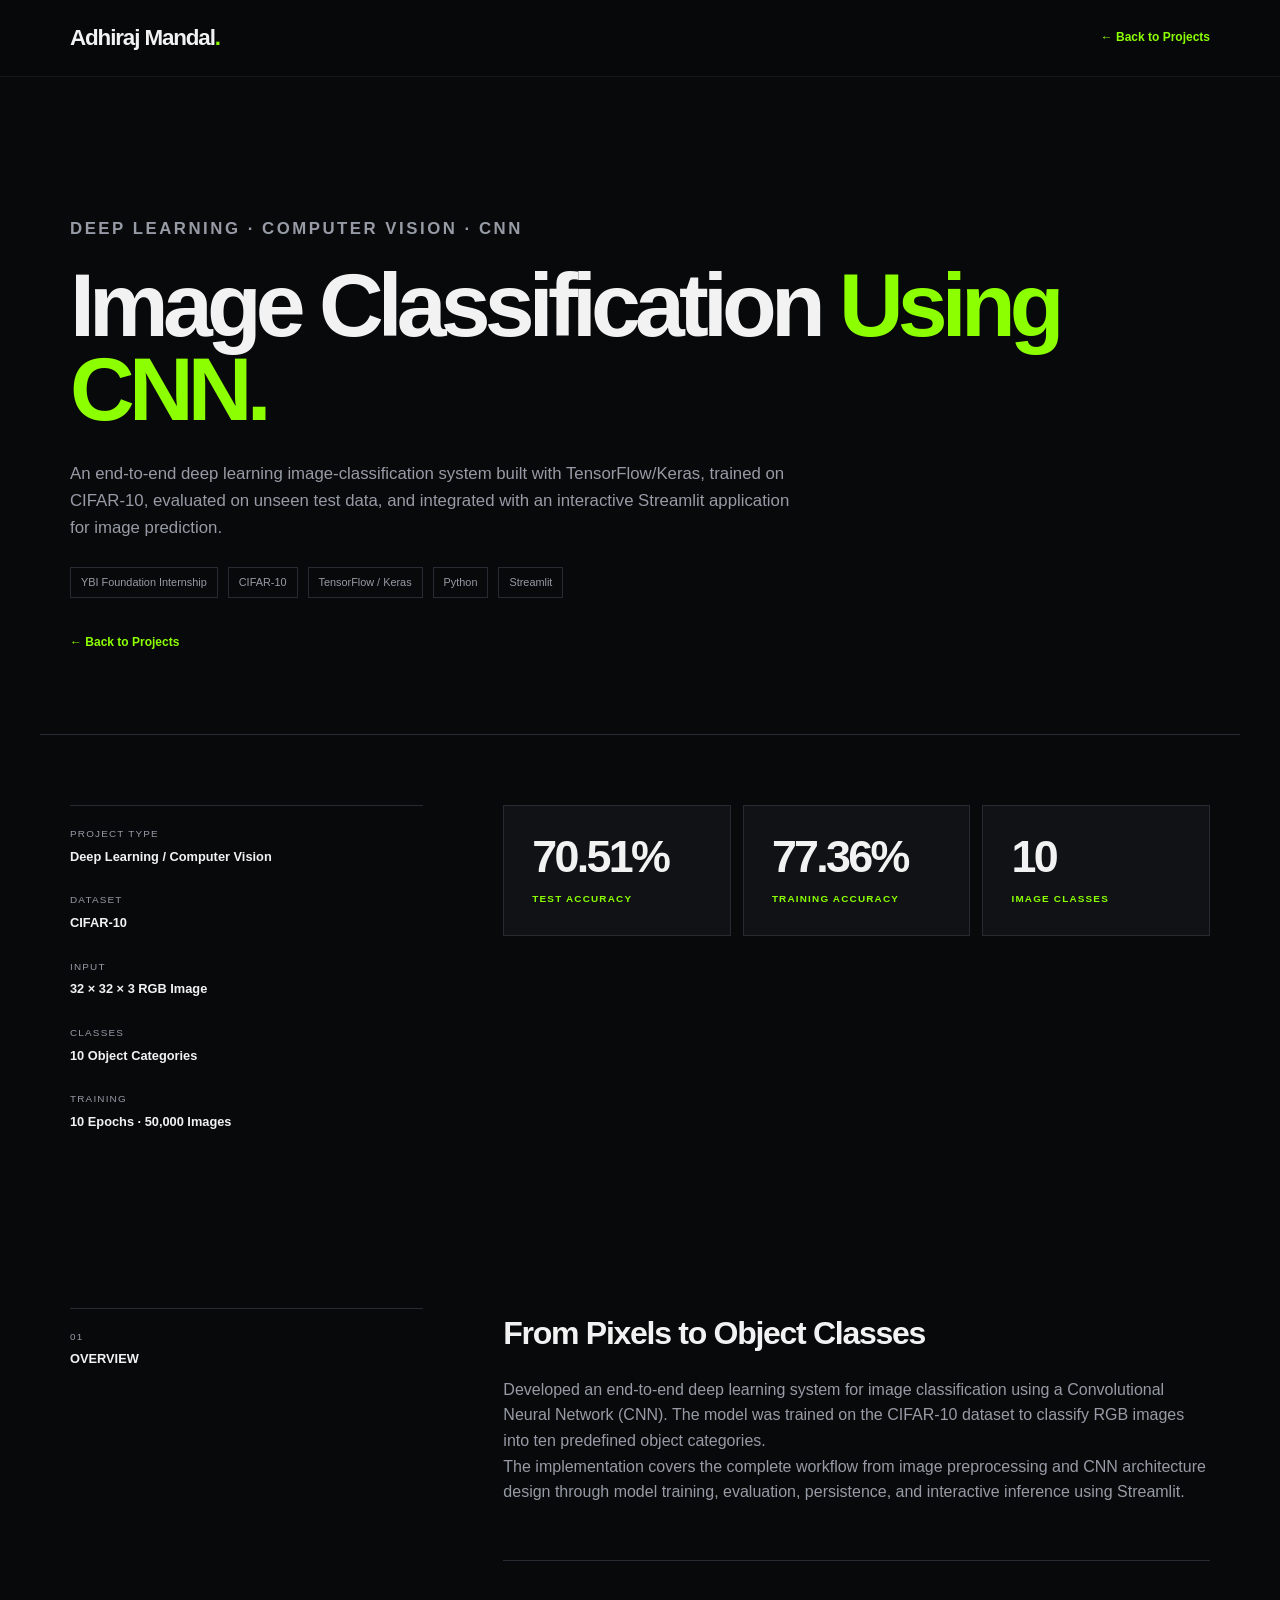
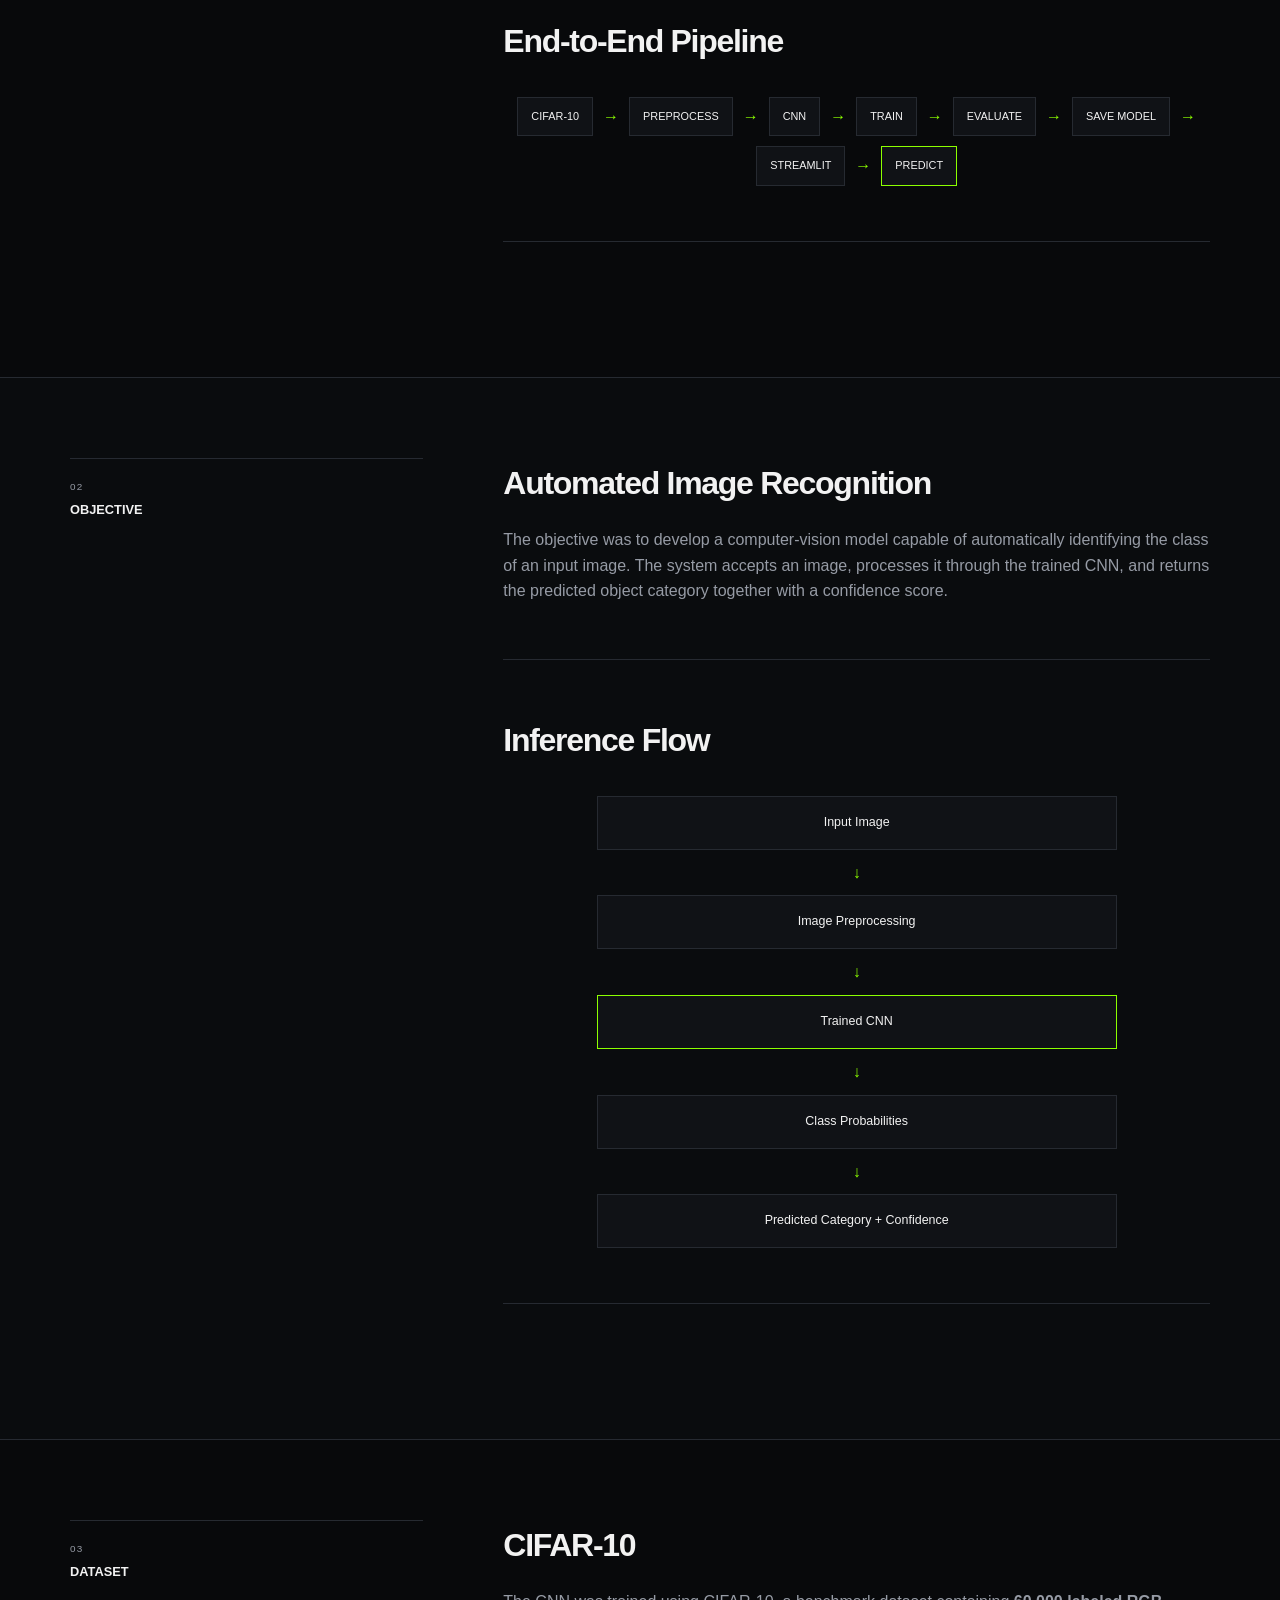
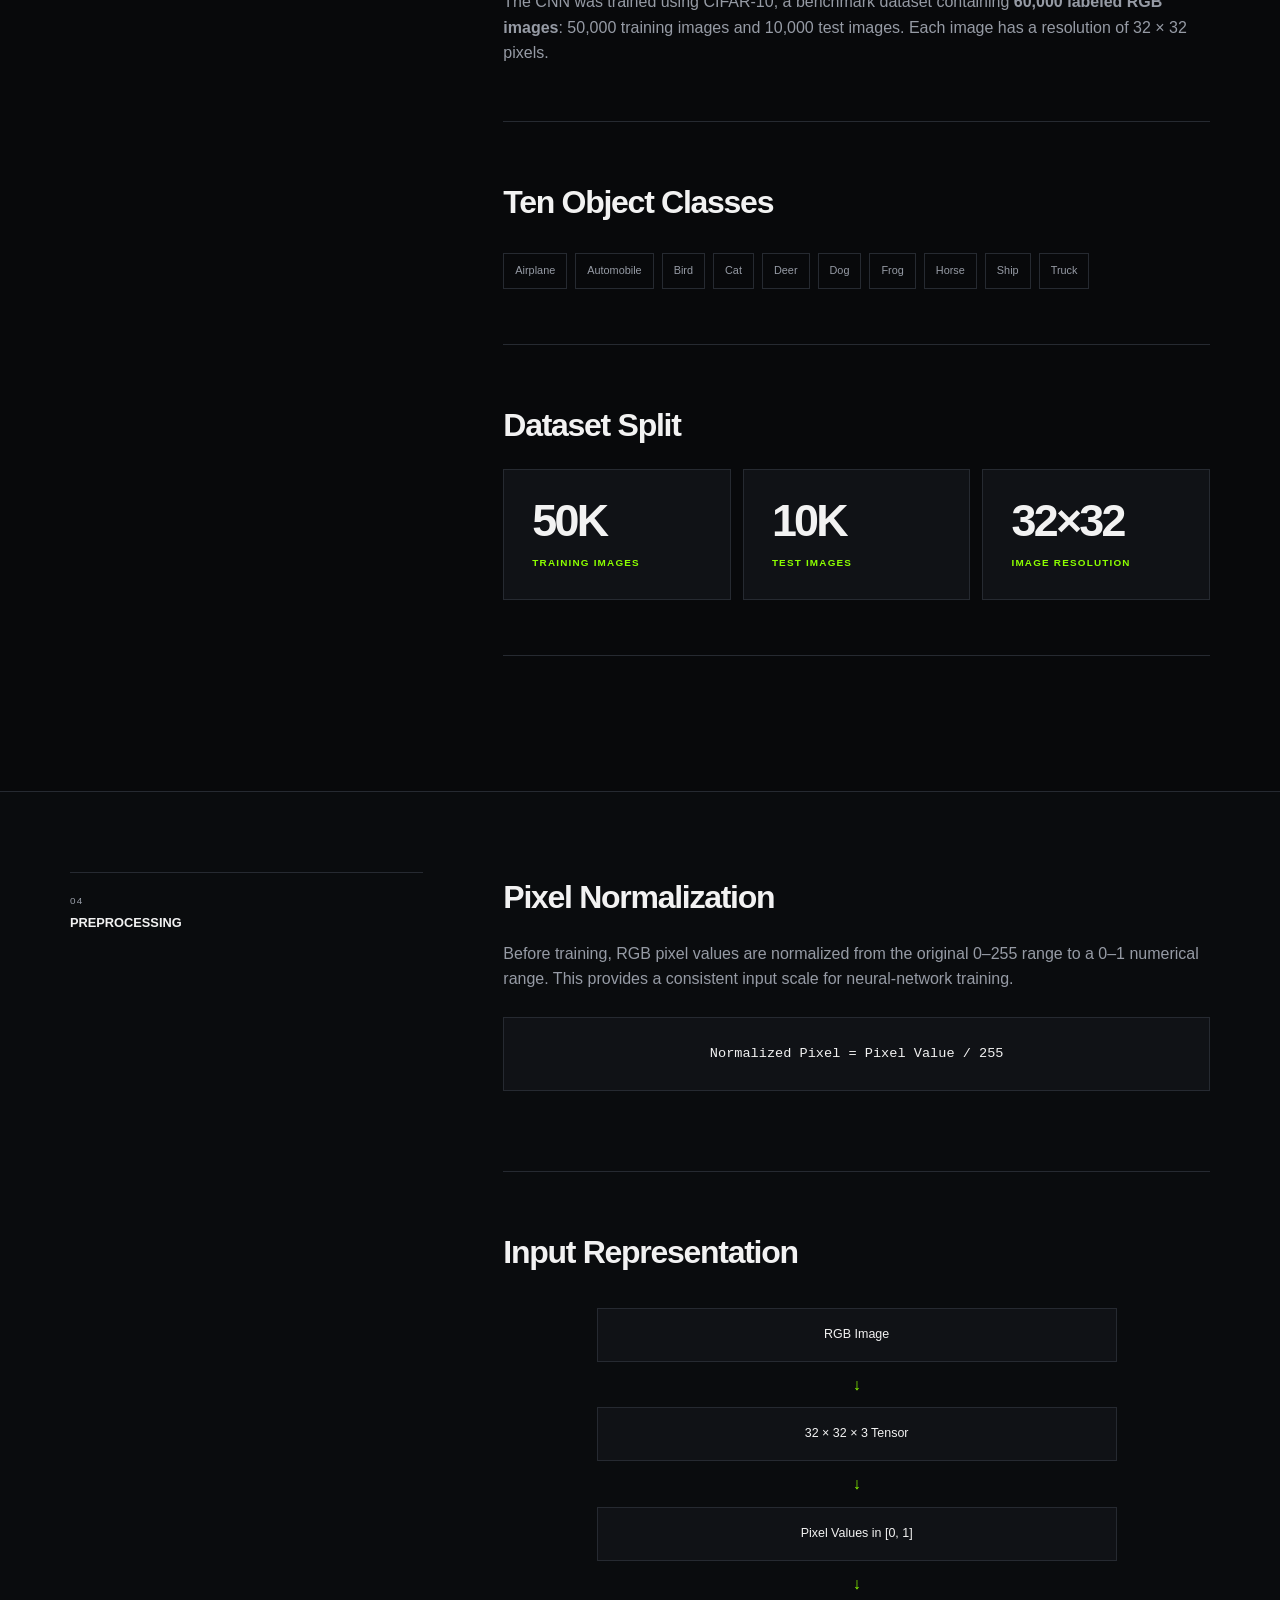
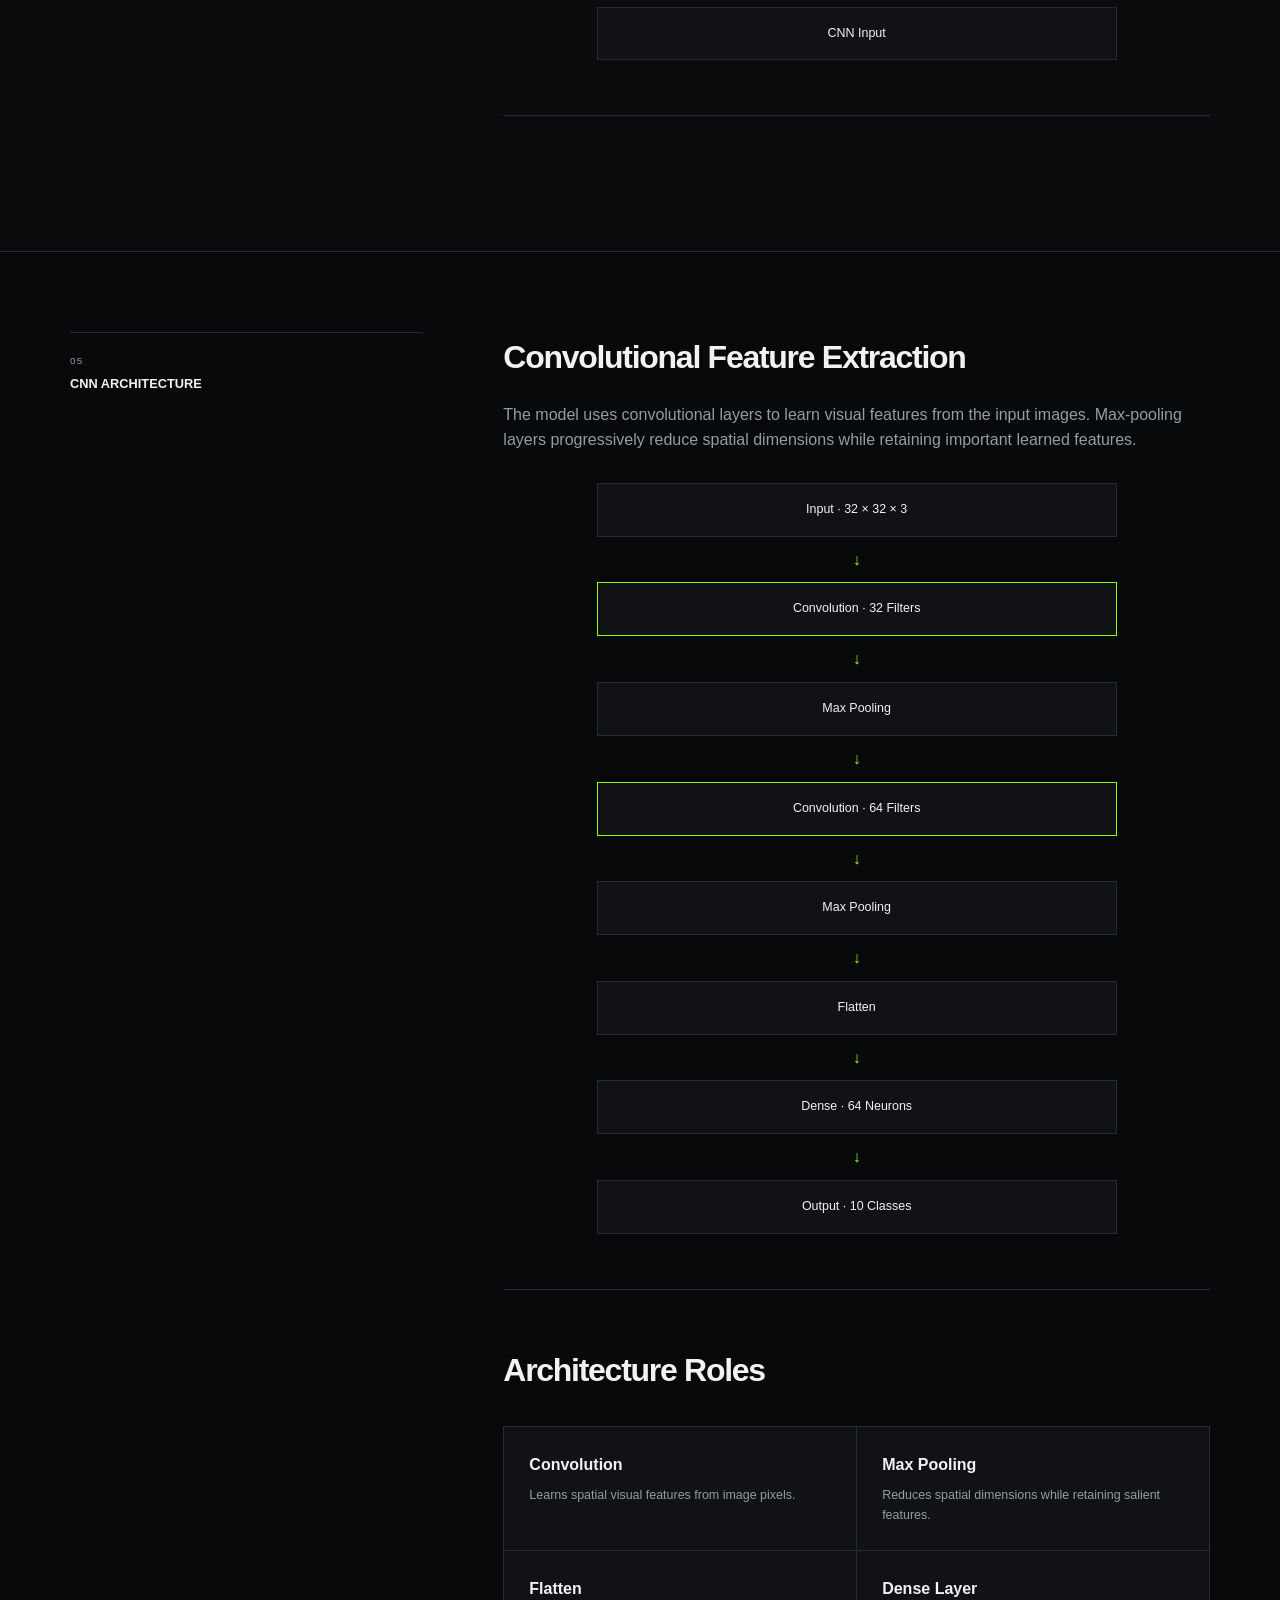
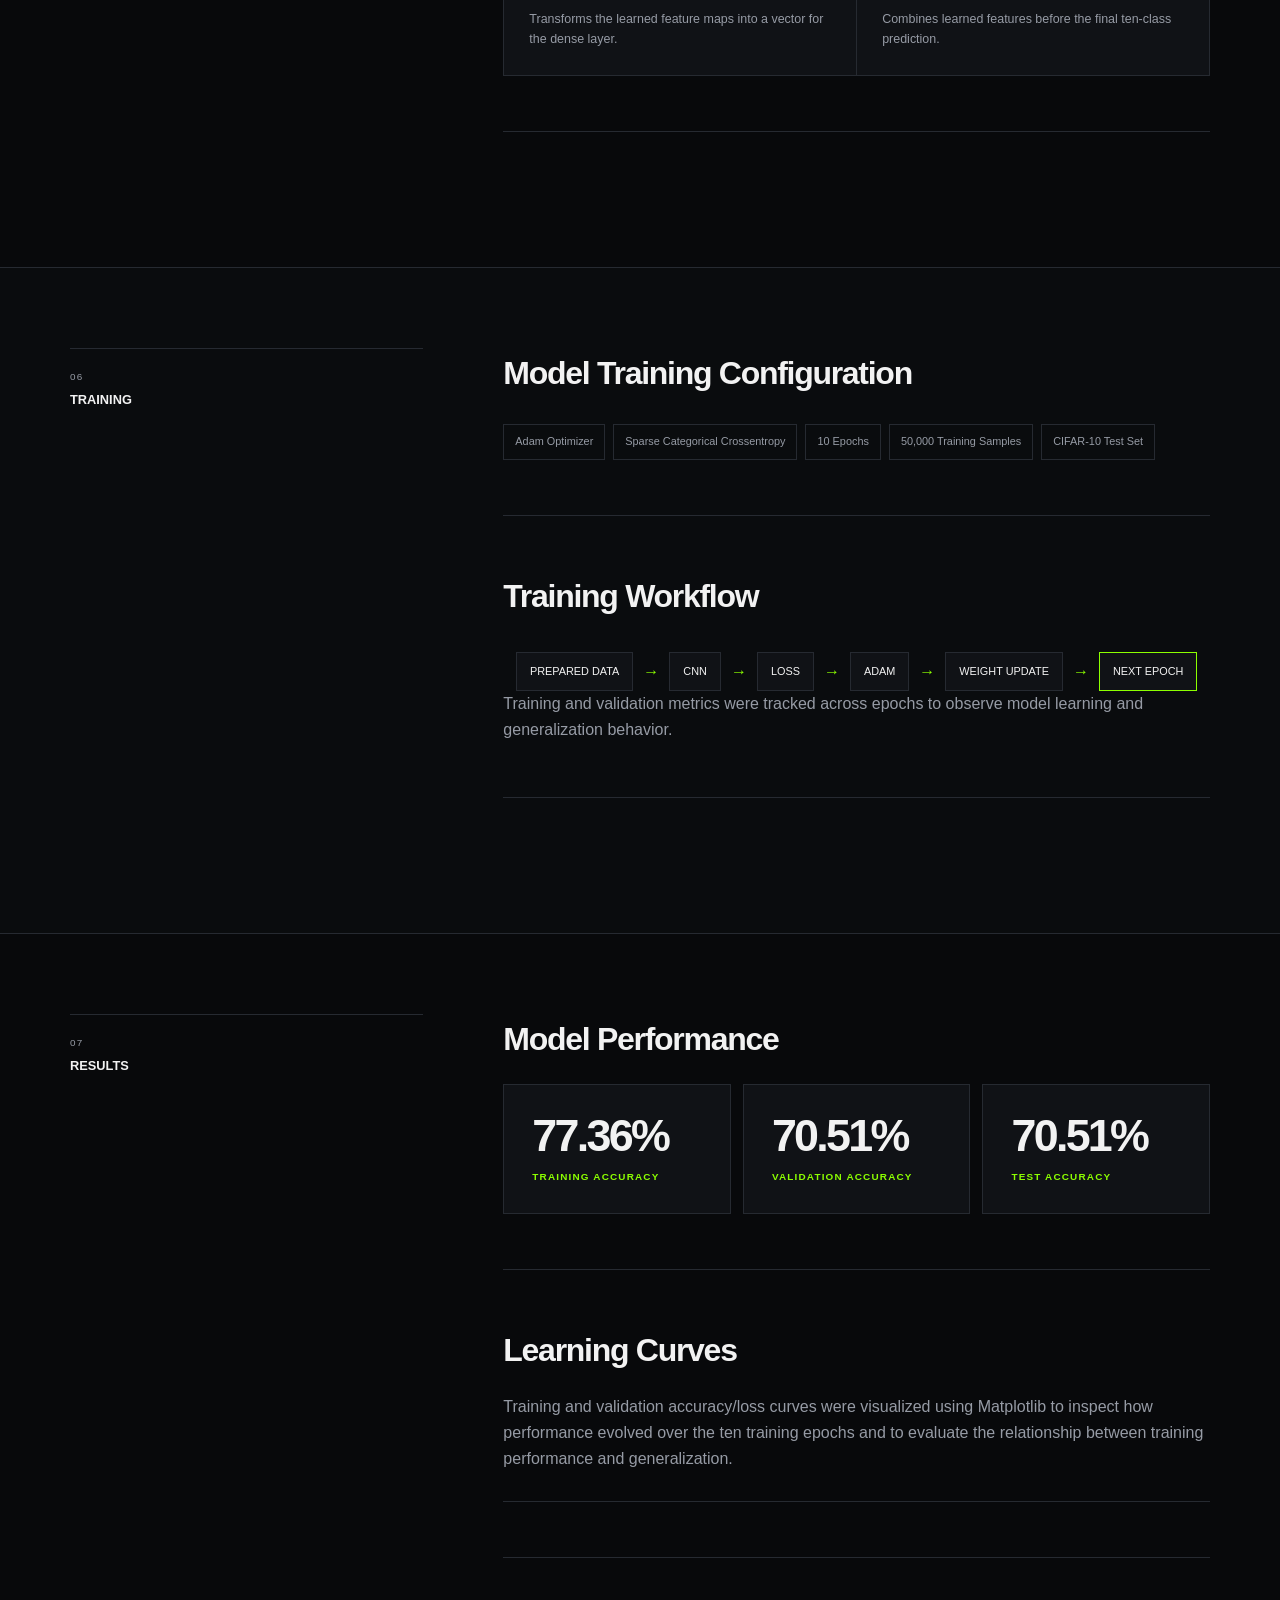
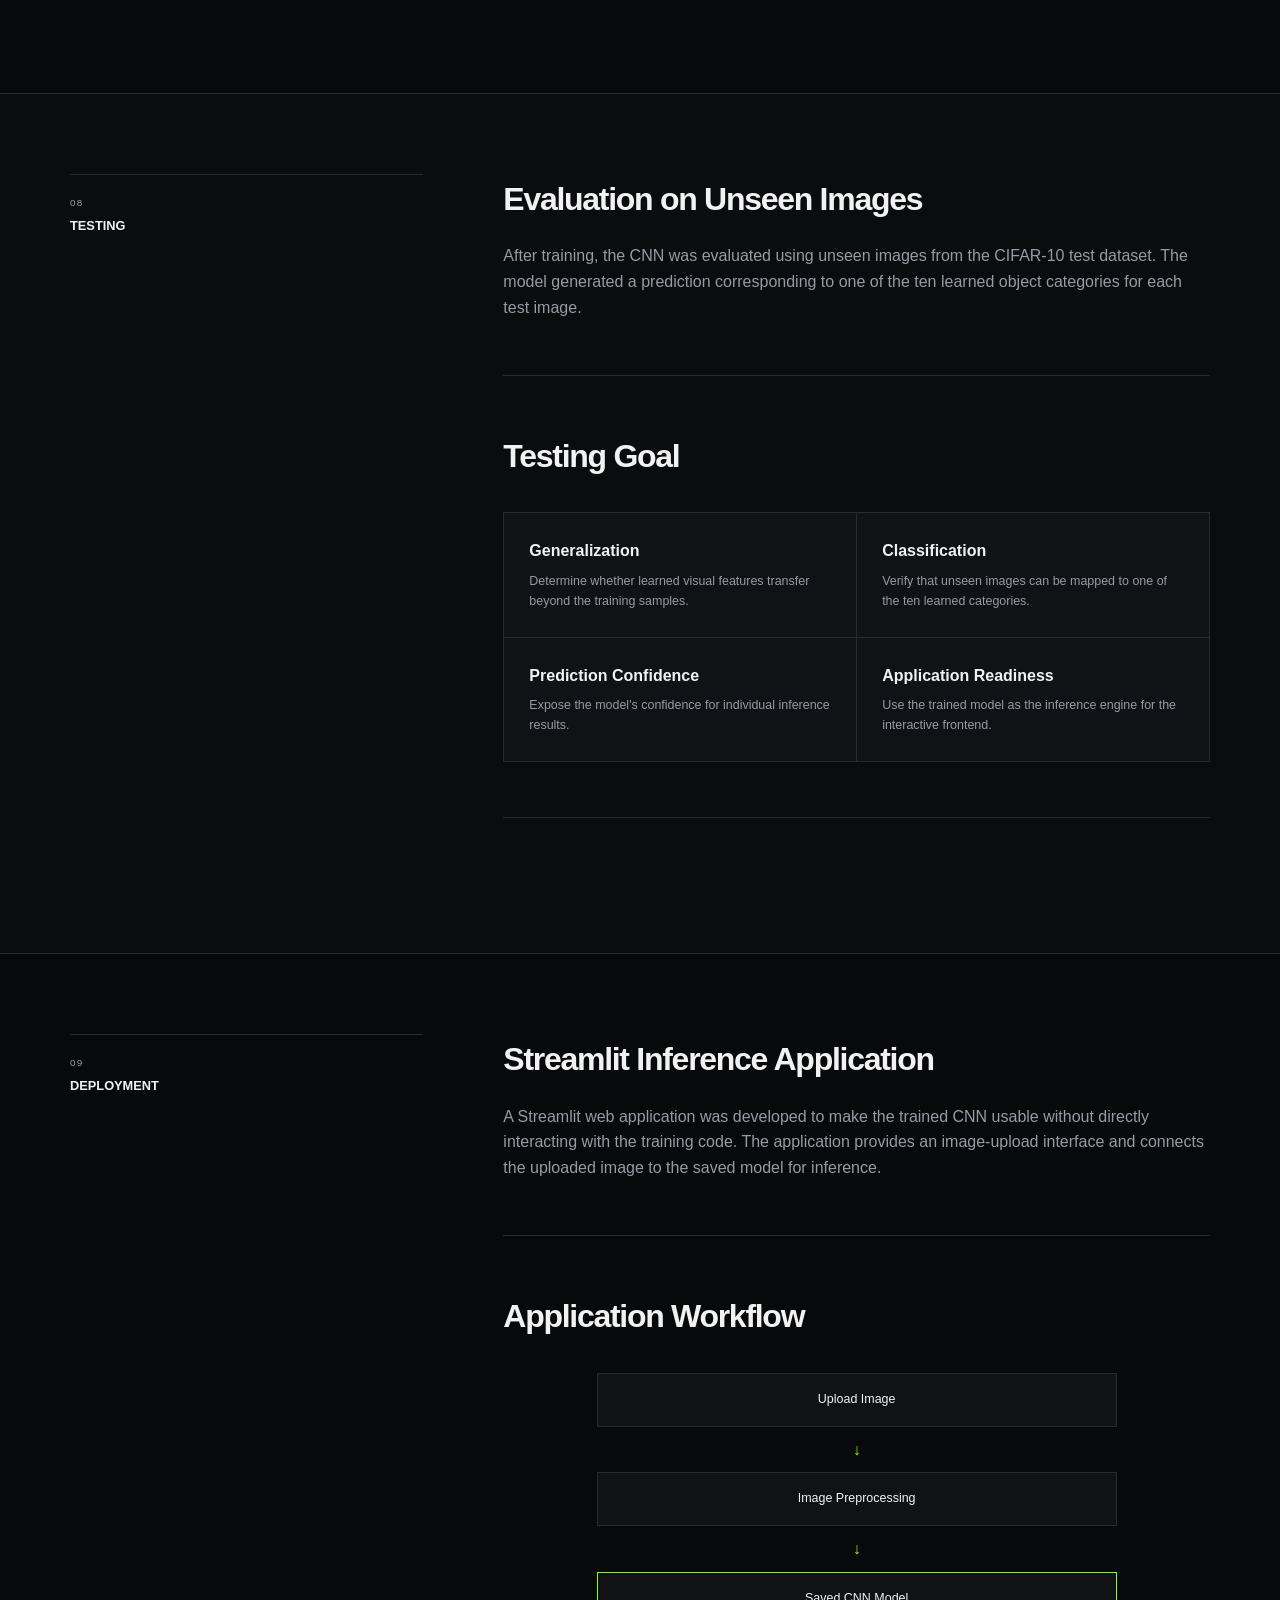
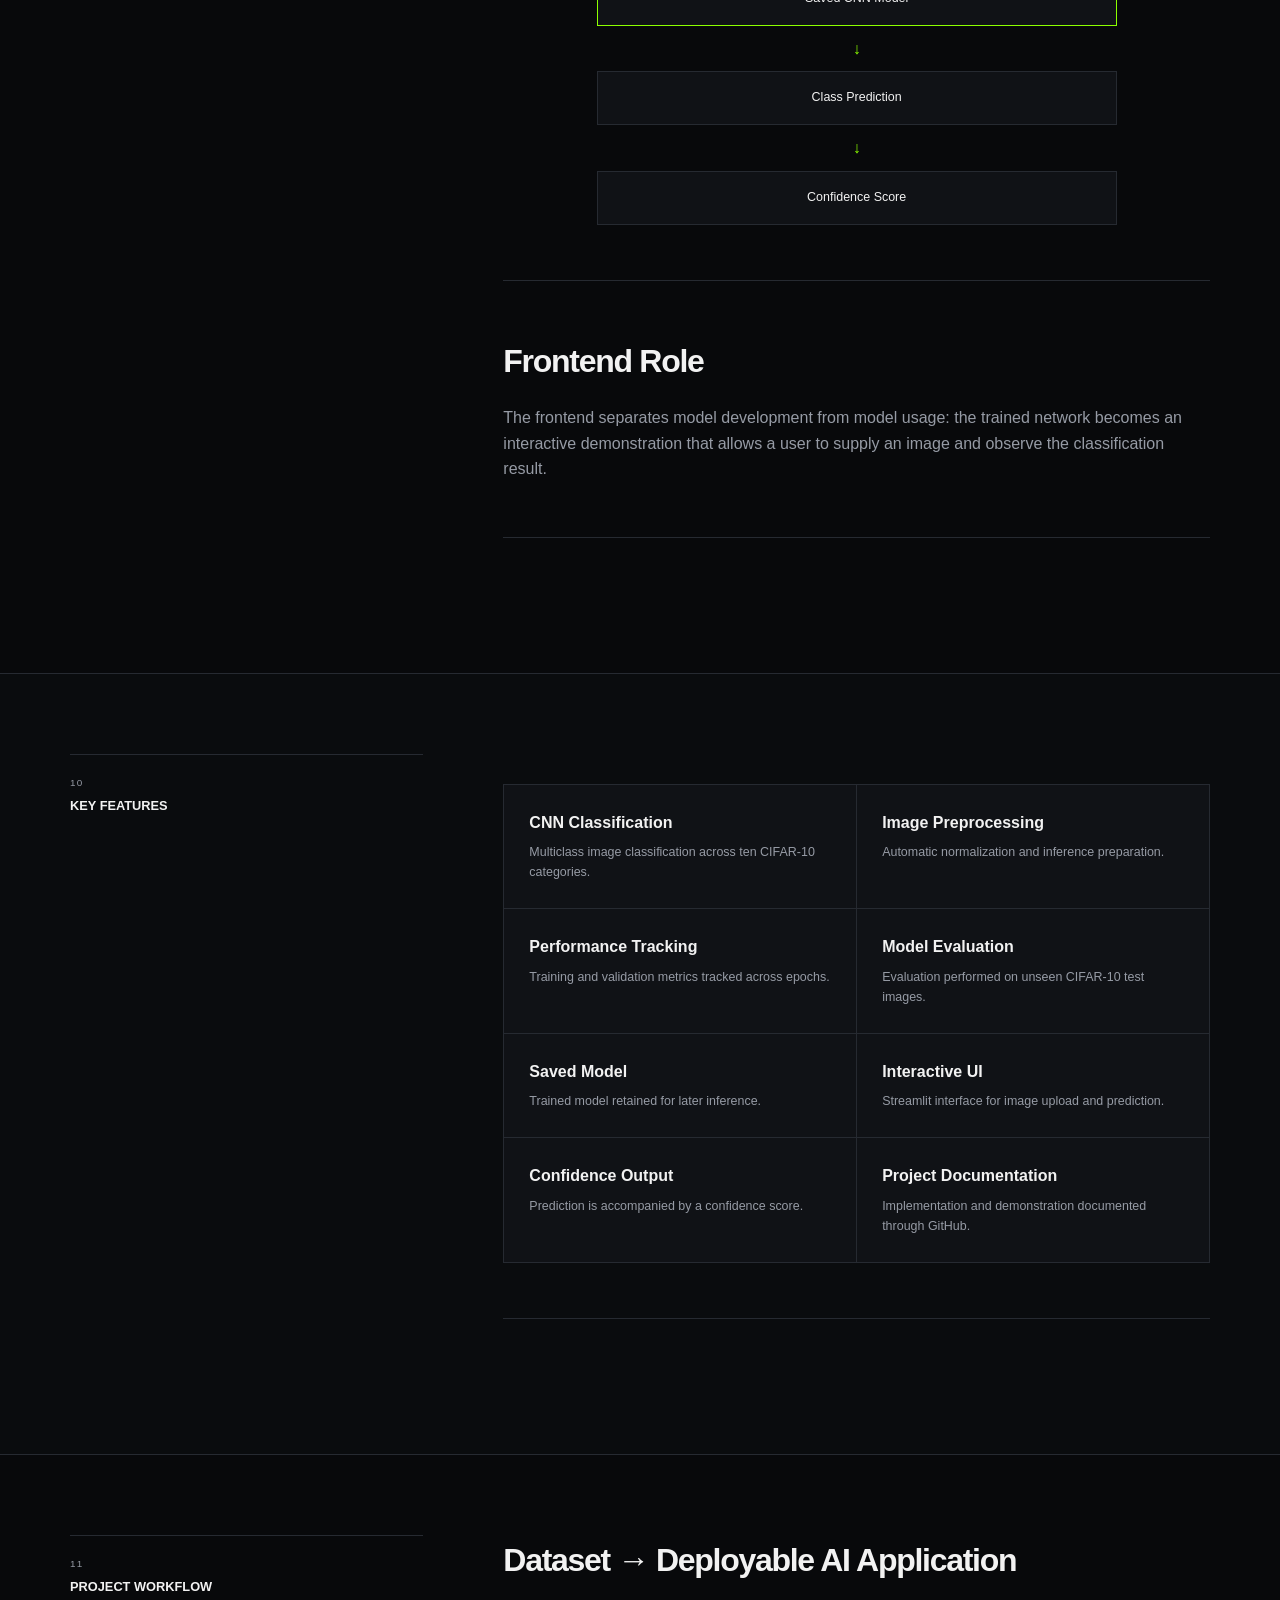
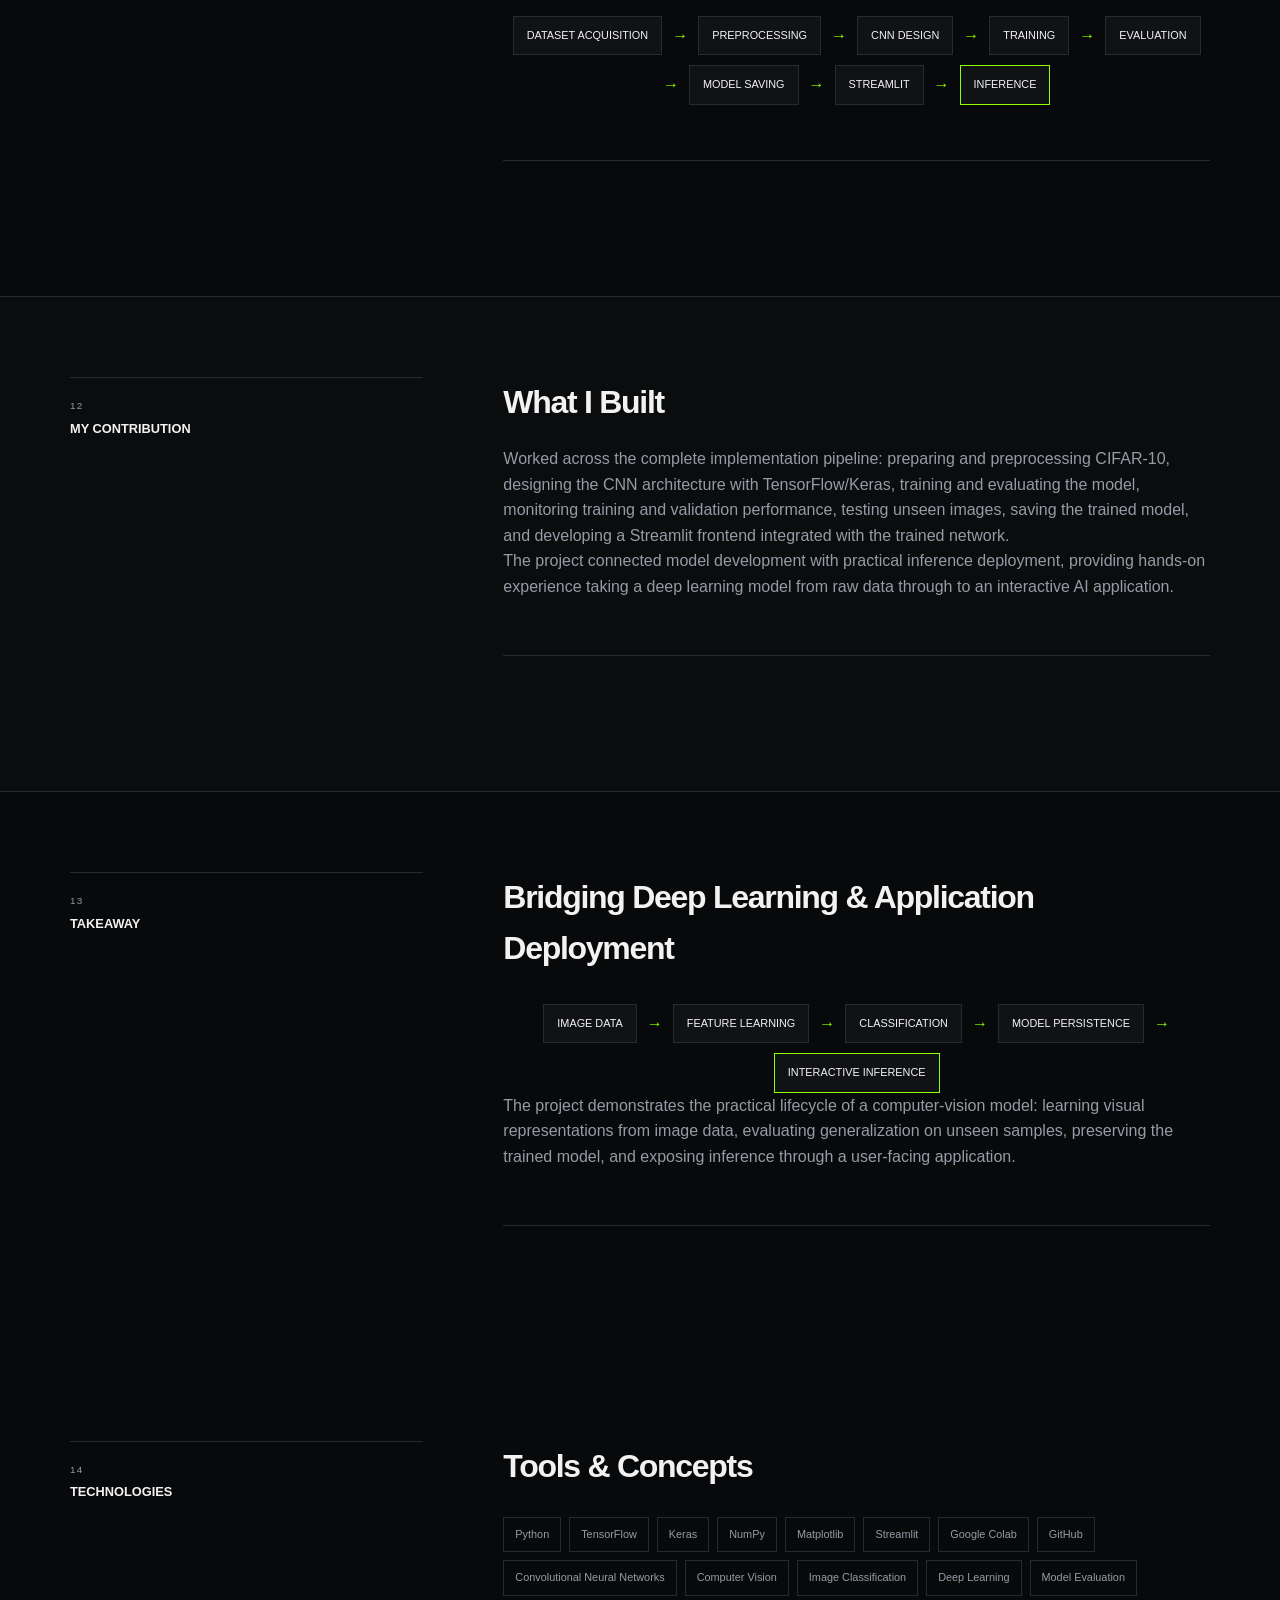
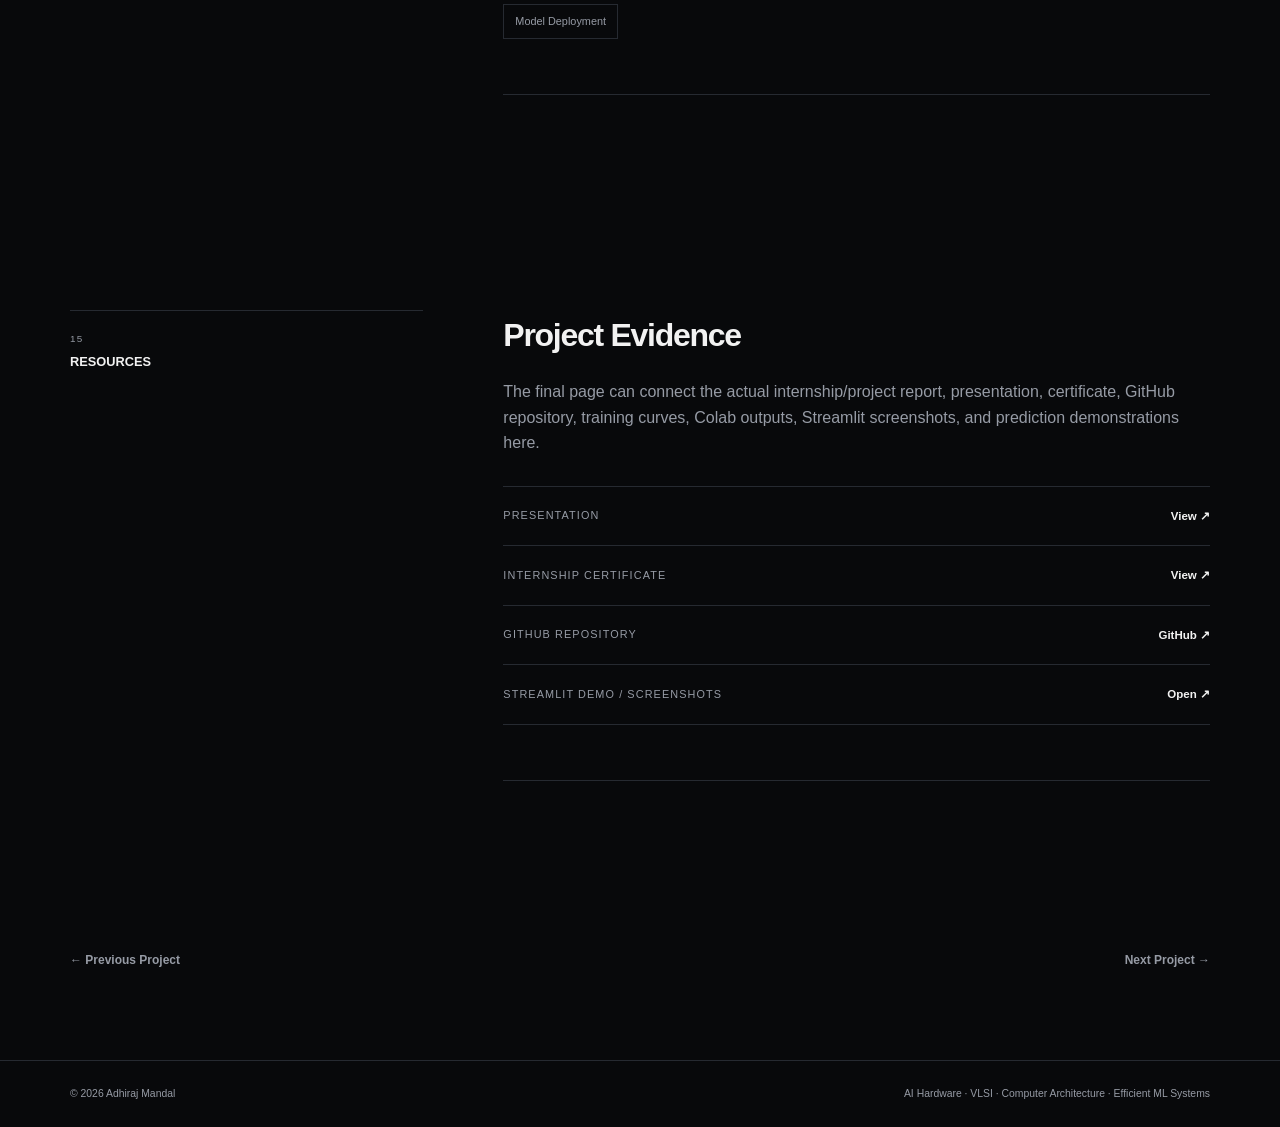
<file: projects/image-classification.html>
<!DOCTYPE html>
<html lang="en">
<head>
    <meta charset="UTF-8">
    <meta name="viewport" content="width=device-width, initial-scale=1.0">
    <meta name="description" content="Image Classification Using CNN — Adhiraj Mandal.">
    <title>Image Classification Using CNN | Adhiraj Mandal</title>
    <link rel="stylesheet" href="../style.css">
</head>
<body>

<header class="navbar">
    <div class="nav-container">
        <a href="../index.html" class="logo">Adhiraj Mandal<span>.</span></a>
        <a href="../index.html#projects" class="back-link" style="margin:0">← Back to Projects</a>
    </div>
</header>

<main class="detail-main">

<section class="detail-hero">
    <p class="detail-kicker">DEEP LEARNING · COMPUTER VISION · CNN</p>
    <h1>Image Classification <span style="color:var(--accent)">Using CNN.</span></h1>
    <p>
        An end-to-end deep learning image-classification system built with TensorFlow/Keras,
        trained on CIFAR-10, evaluated on unseen test data, and integrated with an interactive
        Streamlit application for image prediction.
    </p>
    <div class="detail-hero-meta">
        <span>YBI Foundation Internship</span>
        <span>CIFAR-10</span>
        <span>TensorFlow / Keras</span>
        <span>Python</span>
        <span>Streamlit</span>
    </div>
    <a href="../index.html#projects" class="back-link">← Back to Projects</a>
</section>

<section class="detail-content detail-highlight-section">
    <div class="detail-grid">
        <aside class="detail-sidebar">
            <div><span>PROJECT TYPE</span><strong>Deep Learning / Computer Vision</strong></div>
            <div><span>DATASET</span><strong>CIFAR-10</strong></div>
            <div><span>INPUT</span><strong>32 × 32 × 3 RGB Image</strong></div>
            <div><span>CLASSES</span><strong>10 Object Categories</strong></div>
            <div><span>TRAINING</span><strong>10 Epochs · 50,000 Images</strong></div>
        </aside>
        <article class="detail-body">
            <div class="metric-callout-grid">
                <div class="metric-callout"><strong>70.51%</strong><span>TEST ACCURACY</span></div>
                <div class="metric-callout"><strong>77.36%</strong><span>TRAINING ACCURACY</span></div>
                <div class="metric-callout"><strong>10</strong><span>IMAGE CLASSES</span></div>
            </div>
        </article>
    </div>
</section>

<section class="detail-content">
    <div class="detail-grid">
        <aside class="detail-sidebar"><div><span>01</span><strong>OVERVIEW</strong></div></aside>
        <article class="detail-body">
            <section>
                <h2>From Pixels to Object Classes</h2>
                <p>
                    Developed an end-to-end deep learning system for image classification using
                    a Convolutional Neural Network (CNN). The model was trained on the CIFAR-10
                    dataset to classify RGB images into ten predefined object categories.
                </p>
                <p>
                    The implementation covers the complete workflow from image preprocessing and
                    CNN architecture design through model training, evaluation, persistence,
                    and interactive inference using Streamlit.
                </p>
            </section>

            <section>
                <h2>End-to-End Pipeline</h2>
                <div class="pipeline">
                    <span>CIFAR-10</span><i>→</i>
                    <span>PREPROCESS</span><i>→</i>
                    <span>CNN</span><i>→</i>
                    <span>TRAIN</span><i>→</i>
                    <span>EVALUATE</span><i>→</i>
                    <span>SAVE MODEL</span><i>→</i>
                    <span>STREAMLIT</span><i>→</i>
                    <span>PREDICT</span>
                </div>
            </section>
        </article>
    </div>
</section>

<section class="detail-content detail-band">
    <div class="detail-grid">
        <aside class="detail-sidebar"><div><span>02</span><strong>OBJECTIVE</strong></div></aside>
        <article class="detail-body">
            <section>
                <h2>Automated Image Recognition</h2>
                <p>
                    The objective was to develop a computer-vision model capable of automatically
                    identifying the class of an input image. The system accepts an image,
                    processes it through the trained CNN, and returns the predicted object
                    category together with a confidence score.
                </p>
            </section>

            <section>
                <h2>Inference Flow</h2>
                <div class="architecture-stack">
                    <div>Input Image</div><i>↓</i>
                    <div>Image Preprocessing</div><i>↓</i>
                    <div class="accent-box">Trained CNN</div><i>↓</i>
                    <div>Class Probabilities</div><i>↓</i>
                    <div>Predicted Category + Confidence</div>
                </div>
            </section>
        </article>
    </div>
</section>

<section class="detail-content">
    <div class="detail-grid">
        <aside class="detail-sidebar"><div><span>03</span><strong>DATASET</strong></div></aside>
        <article class="detail-body">
            <section>
                <h2>CIFAR-10</h2>
                <p>
                    The CNN was trained using CIFAR-10, a benchmark dataset containing
                    <strong>60,000 labeled RGB images</strong>: 50,000 training images and
                    10,000 test images. Each image has a resolution of 32 × 32 pixels.
                </p>
            </section>

            <section>
                <h2>Ten Object Classes</h2>
                <div class="large-tags">
                    <span>Airplane</span><span>Automobile</span><span>Bird</span>
                    <span>Cat</span><span>Deer</span><span>Dog</span>
                    <span>Frog</span><span>Horse</span><span>Ship</span><span>Truck</span>
                </div>
            </section>

            <section>
                <h2>Dataset Split</h2>
                <div class="metric-callout-grid">
                    <div class="metric-callout"><strong>50K</strong><span>TRAINING IMAGES</span></div>
                    <div class="metric-callout"><strong>10K</strong><span>TEST IMAGES</span></div>
                    <div class="metric-callout"><strong>32×32</strong><span>IMAGE RESOLUTION</span></div>
                </div>
            </section>
        </article>
    </div>
</section>

<section class="detail-content detail-band">
    <div class="detail-grid">
        <aside class="detail-sidebar"><div><span>04</span><strong>PREPROCESSING</strong></div></aside>
        <article class="detail-body">
            <section>
                <h2>Pixel Normalization</h2>
                <p>
                    Before training, RGB pixel values are normalized from the original
                    0–255 range to a 0–1 numerical range. This provides a consistent input
                    scale for neural-network training.
                </p>
                <div class="equation-box centered-equation">
                    <code>Normalized Pixel = Pixel Value / 255</code>
                </div>
            </section>

            <section>
                <h2>Input Representation</h2>
                <div class="architecture-stack">
                    <div>RGB Image</div><i>↓</i>
                    <div>32 × 32 × 3 Tensor</div><i>↓</i>
                    <div>Pixel Values in [0, 1]</div><i>↓</i>
                    <div>CNN Input</div>
                </div>
            </section>
        </article>
    </div>
</section>

<section class="detail-content">
    <div class="detail-grid">
        <aside class="detail-sidebar"><div><span>05</span><strong>CNN ARCHITECTURE</strong></div></aside>
        <article class="detail-body">
            <section>
                <h2>Convolutional Feature Extraction</h2>
                <p>
                    The model uses convolutional layers to learn visual features from the input
                    images. Max-pooling layers progressively reduce spatial dimensions while
                    retaining important learned features.
                </p>
                <div class="architecture-stack">
                    <div>Input · 32 × 32 × 3</div><i>↓</i>
                    <div class="accent-box">Convolution · 32 Filters</div><i>↓</i>
                    <div>Max Pooling</div><i>↓</i>
                    <div class="accent-box">Convolution · 64 Filters</div><i>↓</i>
                    <div>Max Pooling</div><i>↓</i>
                    <div>Flatten</div><i>↓</i>
                    <div>Dense · 64 Neurons</div><i>↓</i>
                    <div>Output · 10 Classes</div>
                </div>
            </section>

            <section>
                <h2>Architecture Roles</h2>
                <div class="feature-list">
                    <div><strong>Convolution</strong><p>Learns spatial visual features from image pixels.</p></div>
                    <div><strong>Max Pooling</strong><p>Reduces spatial dimensions while retaining salient features.</p></div>
                    <div><strong>Flatten</strong><p>Transforms the learned feature maps into a vector for the dense layer.</p></div>
                    <div><strong>Dense Layer</strong><p>Combines learned features before the final ten-class prediction.</p></div>
                </div>
            </section>
        </article>
    </div>
</section>

<section class="detail-content detail-band">
    <div class="detail-grid">
        <aside class="detail-sidebar"><div><span>06</span><strong>TRAINING</strong></div></aside>
        <article class="detail-body">
            <section>
                <h2>Model Training Configuration</h2>
                <div class="large-tags">
                    <span>Adam Optimizer</span>
                    <span>Sparse Categorical Crossentropy</span>
                    <span>10 Epochs</span>
                    <span>50,000 Training Samples</span>
                    <span>CIFAR-10 Test Set</span>
                </div>
            </section>

            <section>
                <h2>Training Workflow</h2>
                <div class="pipeline">
                    <span>PREPARED DATA</span><i>→</i>
                    <span>CNN</span><i>→</i>
                    <span>LOSS</span><i>→</i>
                    <span>ADAM</span><i>→</i>
                    <span>WEIGHT UPDATE</span><i>→</i>
                    <span>NEXT EPOCH</span>
                </div>
                <p>
                    Training and validation metrics were tracked across epochs to observe model
                    learning and generalization behavior.
                </p>
            </section>
        </article>
    </div>
</section>

<section class="detail-content">
    <div class="detail-grid">
        <aside class="detail-sidebar"><div><span>07</span><strong>RESULTS</strong></div></aside>
        <article class="detail-body">
            <section>
                <h2>Model Performance</h2>
                <div class="metric-callout-grid">
                    <div class="metric-callout"><strong>77.36%</strong><span>TRAINING ACCURACY</span></div>
                    <div class="metric-callout"><strong>70.51%</strong><span>VALIDATION ACCURACY</span></div>
                    <div class="metric-callout"><strong>70.51%</strong><span>TEST ACCURACY</span></div>
                </div>
            </section>

            <section>
                <h2>Learning Curves</h2>
                <p>
                    Training and validation accuracy/loss curves were visualized using Matplotlib
                    to inspect how performance evolved over the ten training epochs and to
                    evaluate the relationship between training performance and generalization.
                </p>
                <div class="resource-list">
                    
                    
                </div>
            </section>
        </article>
    </div>
</section>

<section class="detail-content detail-band">
    <div class="detail-grid">
        <aside class="detail-sidebar"><div><span>08</span><strong>TESTING</strong></div></aside>
        <article class="detail-body">
            <section>
                <h2>Evaluation on Unseen Images</h2>
                <p>
                    After training, the CNN was evaluated using unseen images from the CIFAR-10
                    test dataset. The model generated a prediction corresponding to one of the
                    ten learned object categories for each test image.
                </p>
            </section>

            <section>
                <h2>Testing Goal</h2>
                <div class="feature-list">
                    <div><strong>Generalization</strong><p>Determine whether learned visual features transfer beyond the training samples.</p></div>
                    <div><strong>Classification</strong><p>Verify that unseen images can be mapped to one of the ten learned categories.</p></div>
                    <div><strong>Prediction Confidence</strong><p>Expose the model's confidence for individual inference results.</p></div>
                    <div><strong>Application Readiness</strong><p>Use the trained model as the inference engine for the interactive frontend.</p></div>
                </div>
            </section>
        </article>
    </div>
</section>

<section class="detail-content">
    <div class="detail-grid">
        <aside class="detail-sidebar"><div><span>09</span><strong>DEPLOYMENT</strong></div></aside>
        <article class="detail-body">
            <section>
                <h2>Streamlit Inference Application</h2>
                <p>
                    A Streamlit web application was developed to make the trained CNN usable
                    without directly interacting with the training code. The application
                    provides an image-upload interface and connects the uploaded image to
                    the saved model for inference.
                </p>
            </section>

            <section>
                <h2>Application Workflow</h2>
                <div class="architecture-stack">
                    <div>Upload Image</div><i>↓</i>
                    <div>Image Preprocessing</div><i>↓</i>
                    <div class="accent-box">Saved CNN Model</div><i>↓</i>
                    <div>Class Prediction</div><i>↓</i>
                    <div>Confidence Score</div>
                </div>
            </section>

            <section>
                <h2>Frontend Role</h2>
                <p>
                    The frontend separates model development from model usage: the trained
                    network becomes an interactive demonstration that allows a user to supply
                    an image and observe the classification result.
                </p>
            </section>
        </article>
    </div>
</section>

<section class="detail-content detail-band">
    <div class="detail-grid">
        <aside class="detail-sidebar"><div><span>10</span><strong>KEY FEATURES</strong></div></aside>
        <article class="detail-body">
            <section>
                <div class="feature-list">
                    <div><strong>CNN Classification</strong><p>Multiclass image classification across ten CIFAR-10 categories.</p></div>
                    <div><strong>Image Preprocessing</strong><p>Automatic normalization and inference preparation.</p></div>
                    <div><strong>Performance Tracking</strong><p>Training and validation metrics tracked across epochs.</p></div>
                    <div><strong>Model Evaluation</strong><p>Evaluation performed on unseen CIFAR-10 test images.</p></div>
                    <div><strong>Saved Model</strong><p>Trained model retained for later inference.</p></div>
                    <div><strong>Interactive UI</strong><p>Streamlit interface for image upload and prediction.</p></div>
                    <div><strong>Confidence Output</strong><p>Prediction is accompanied by a confidence score.</p></div>
                    <div><strong>Project Documentation</strong><p>Implementation and demonstration documented through GitHub.</p></div>
                </div>
            </section>
        </article>
    </div>
</section>

<section class="detail-content">
    <div class="detail-grid">
        <aside class="detail-sidebar"><div><span>11</span><strong>PROJECT WORKFLOW</strong></div></aside>
        <article class="detail-body">
            <section>
                <h2>Dataset → Deployable AI Application</h2>
                <div class="pipeline">
                    <span>DATASET ACQUISITION</span><i>→</i>
                    <span>PREPROCESSING</span><i>→</i>
                    <span>CNN DESIGN</span><i>→</i>
                    <span>TRAINING</span><i>→</i>
                    <span>EVALUATION</span><i>→</i>
                    <span>MODEL SAVING</span><i>→</i>
                    <span>STREAMLIT</span><i>→</i>
                    <span>INFERENCE</span>
                </div>
            </section>
        </article>
    </div>
</section>

<section class="detail-content detail-band">
    <div class="detail-grid">
        <aside class="detail-sidebar"><div><span>12</span><strong>MY CONTRIBUTION</strong></div></aside>
        <article class="detail-body">
            <section>
                <h2>What I Built</h2>
                <p>
                    Worked across the complete implementation pipeline: preparing and
                    preprocessing CIFAR-10, designing the CNN architecture with TensorFlow/Keras,
                    training and evaluating the model, monitoring training and validation
                    performance, testing unseen images, saving the trained model, and developing
                    a Streamlit frontend integrated with the trained network.
                </p>
                <p>
                    The project connected model development with practical inference deployment,
                    providing hands-on experience taking a deep learning model from raw data
                    through to an interactive AI application.
                </p>
            </section>
        </article>
    </div>
</section>

<section class="detail-content">
    <div class="detail-grid">
        <aside class="detail-sidebar"><div><span>13</span><strong>TAKEAWAY</strong></div></aside>
        <article class="detail-body">
            <section>
                <h2>Bridging Deep Learning &amp; Application Deployment</h2>
                <div class="pipeline">
                    <span>IMAGE DATA</span><i>→</i>
                    <span>FEATURE LEARNING</span><i>→</i>
                    <span>CLASSIFICATION</span><i>→</i>
                    <span>MODEL PERSISTENCE</span><i>→</i>
                    <span>INTERACTIVE INFERENCE</span>
                </div>
                <p>
                    The project demonstrates the practical lifecycle of a computer-vision
                    model: learning visual representations from image data, evaluating
                    generalization on unseen samples, preserving the trained model, and
                    exposing inference through a user-facing application.
                </p>
            </section>
        </article>
    </div>
</section>

<section class="detail-content">
    <div class="detail-grid">
        <aside class="detail-sidebar"><div><span>14</span><strong>TECHNOLOGIES</strong></div></aside>
        <article class="detail-body">
            <section>
                <h2>Tools &amp; Concepts</h2>
                <div class="large-tags">
                    <span>Python</span><span>TensorFlow</span><span>Keras</span>
                    <span>NumPy</span><span>Matplotlib</span><span>Streamlit</span>
                    <span>Google Colab</span><span>GitHub</span>
                    <span>Convolutional Neural Networks</span><span>Computer Vision</span>
                    <span>Image Classification</span><span>Deep Learning</span>
                    <span>Model Evaluation</span><span>Model Deployment</span>
                </div>
            </section>
        </article>
    </div>
</section>

<section class="detail-content detail-resources">
    <div class="detail-grid">
        <aside class="detail-sidebar"><div><span>15</span><strong>RESOURCES</strong></div></aside>
        <article class="detail-body">
            <section>
                <h2>Project Evidence</h2>
                <p>
                    The final page can connect the actual internship/project report, presentation,
                    certificate, GitHub repository, training curves, Colab outputs, Streamlit
                    screenshots, and prediction demonstrations here.
                </p>
                <div class="resource-list">
                    
                    <a href="https://drive.google.com/file/d/1dK0fVOUj7rZz4YHeU07NLnhzk6IFmW7_/view?usp=drive_link" class="resource-item"><span>PRESENTATION</span><strong>View ↗</strong></a>
                    <a href="https://drive.google.com/file/d/1GklMYUrWec33mtCL8DlHSDS6UUizaTGl/view?usp=drive_link" class="resource-item"><span>INTERNSHIP CERTIFICATE</span><strong>View ↗</strong></a>
                    <a href="https://github.com/Adhiraj-Mandal/ybi-ai-project" class="resource-item"><span>GITHUB REPOSITORY</span><strong>GitHub ↗</strong></a>
                    
                    <a href="https://drive.google.com/file/d/1GO803EUvvOntMMQ0zi6cIBFVbIjPBhxc/view?usp=drive_link" class="resource-item"><span>STREAMLIT DEMO / SCREENSHOTS</span><strong>Open ↗</strong></a>
                </div>
            </section>
        </article>
    </div>
</section>

<section class="project-nav">
    <a href="disease-predictor.html">← Previous Project</a>
    <a href="pic16f877a-microwave.html">Next Project →</a>
</section>

</main>

<footer>
    <div class="footer-container">
        <p>© 2026 Adhiraj Mandal</p>
        <p>AI Hardware · VLSI · Computer Architecture · Efficient ML Systems</p>
    </div>
</footer>

</body>
</html>
</file>
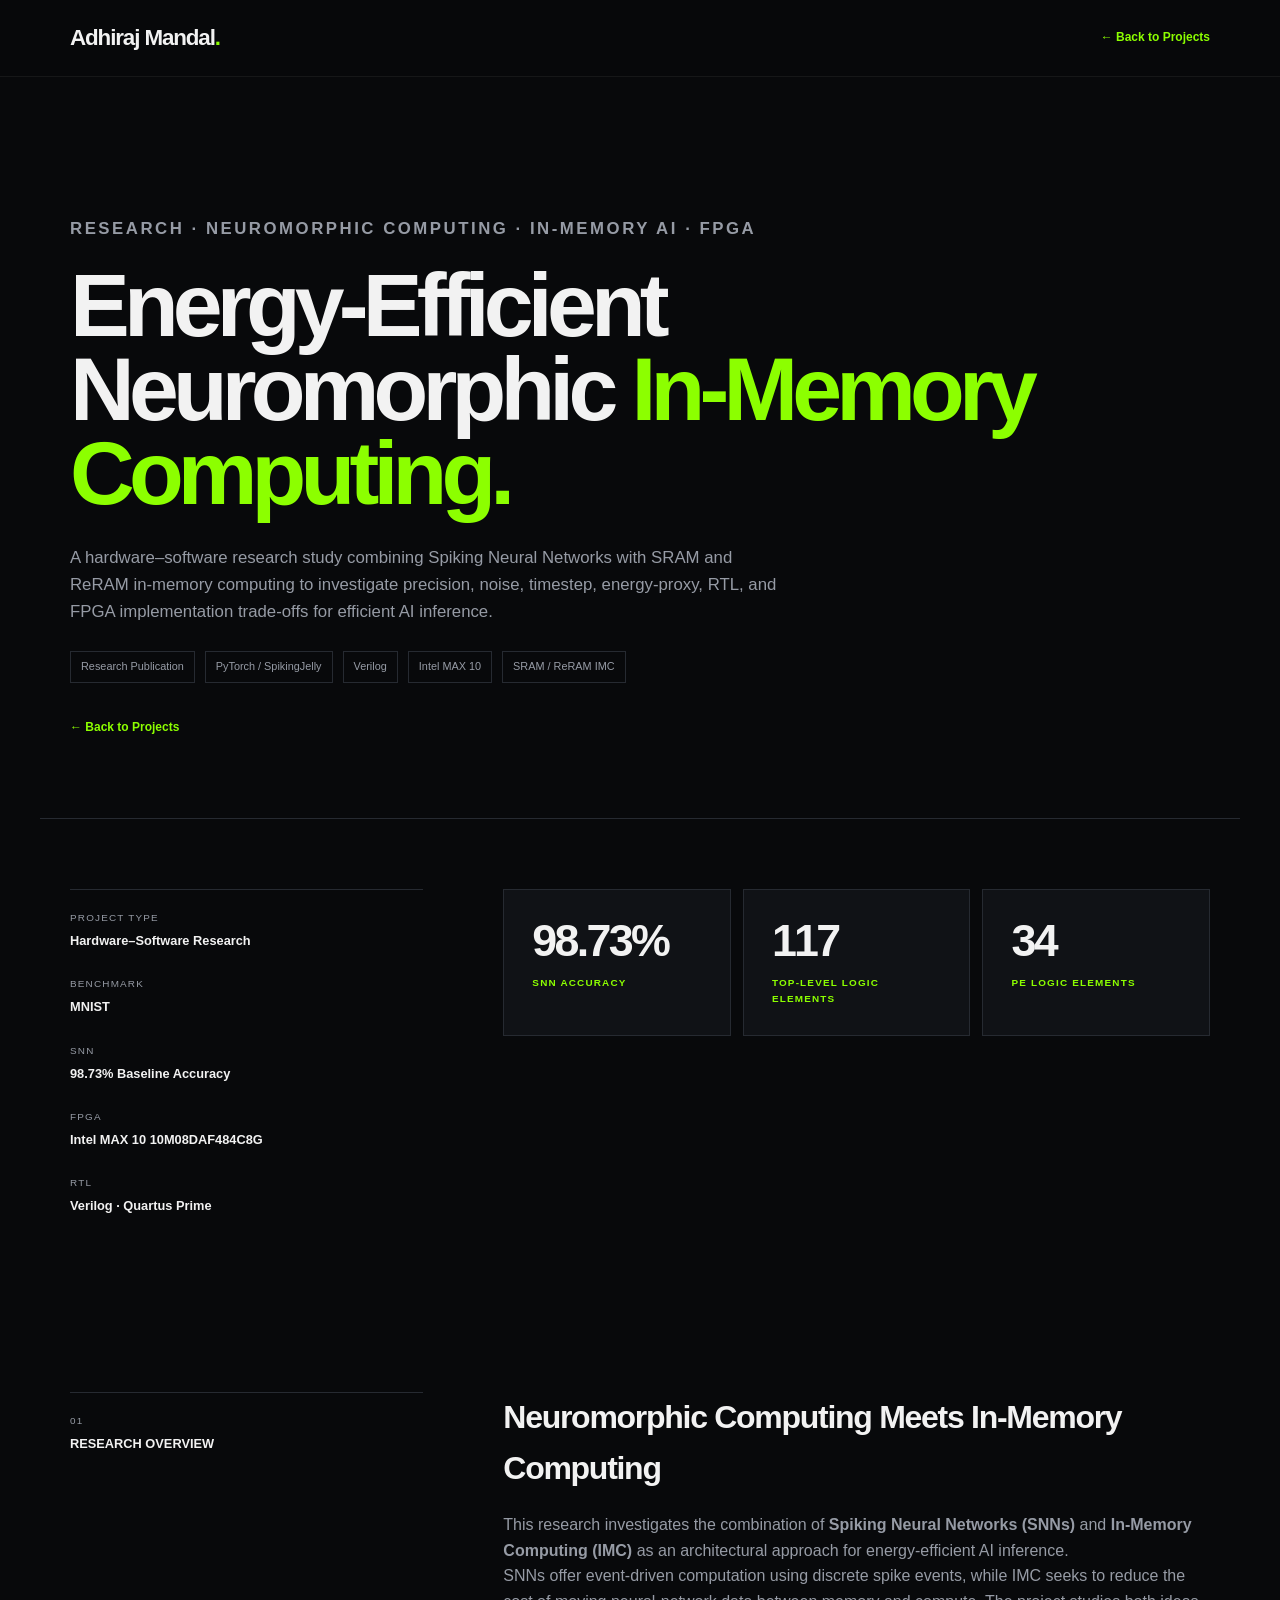
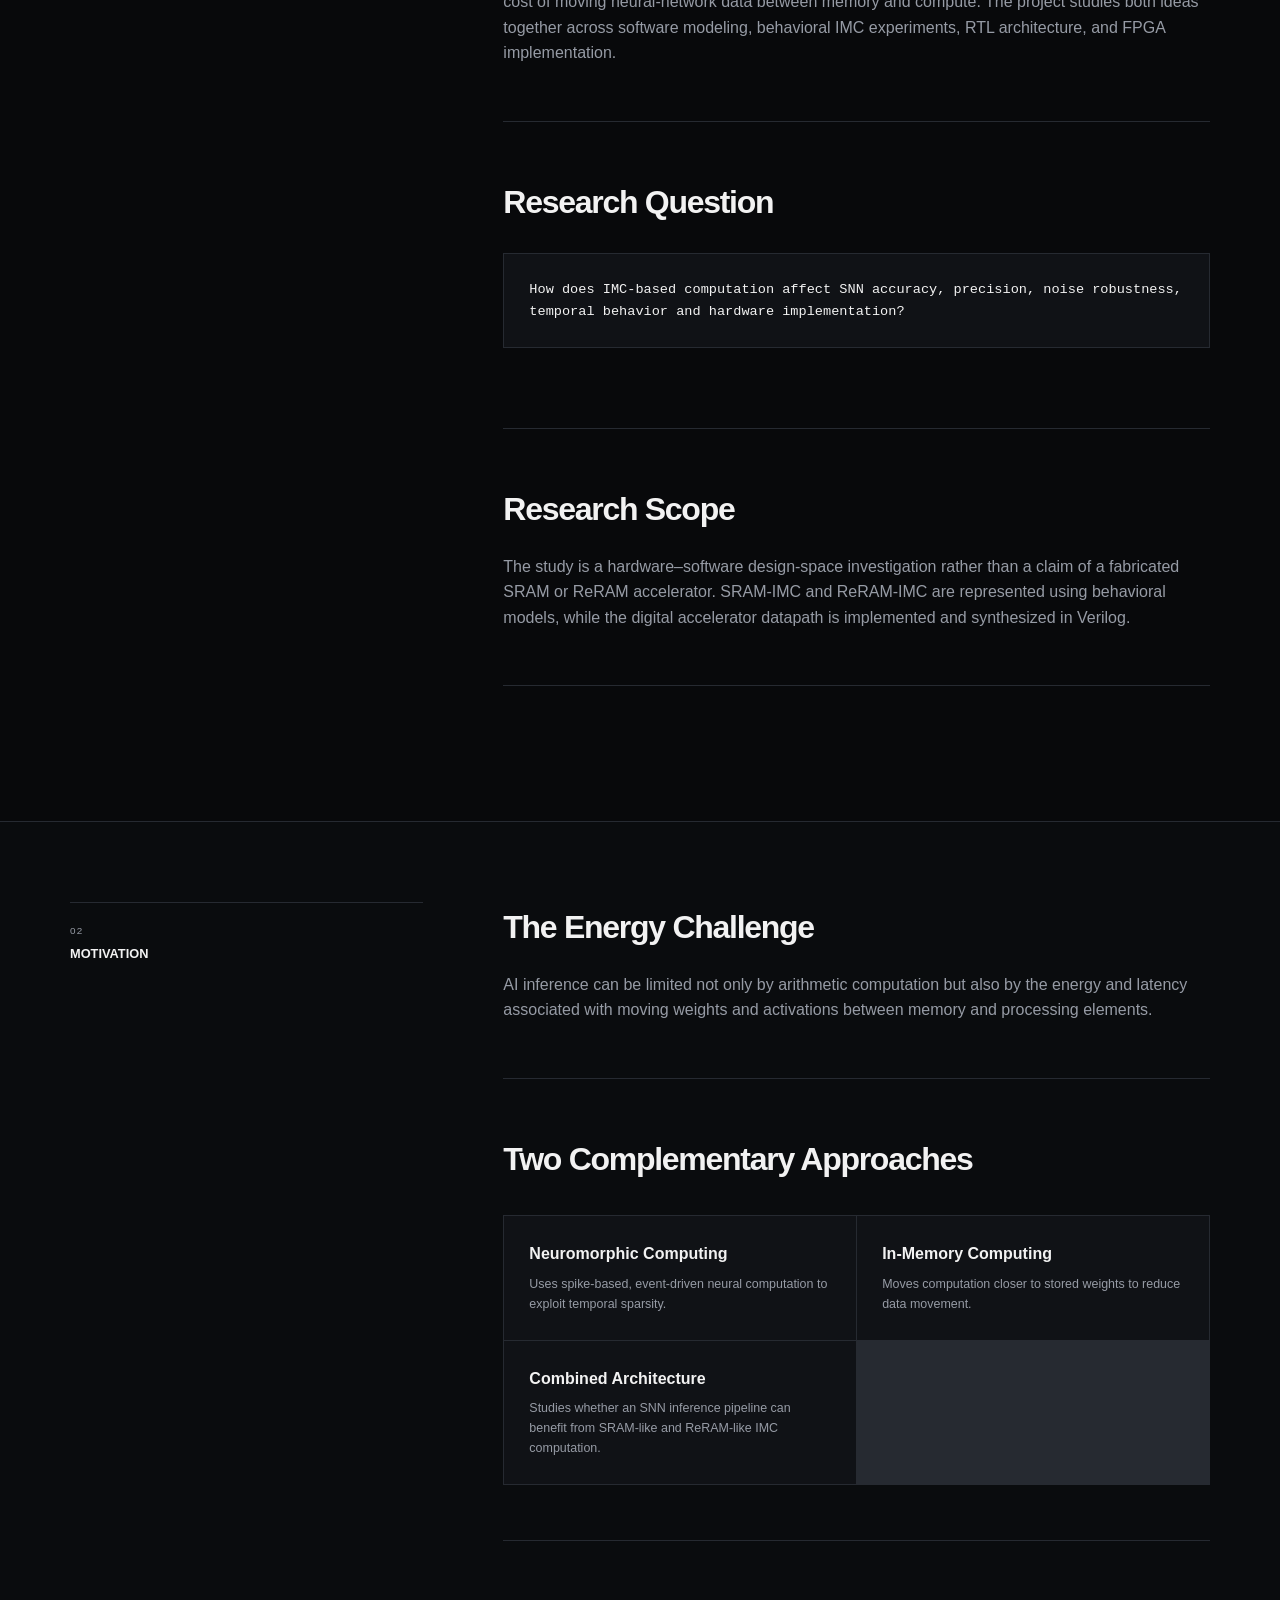
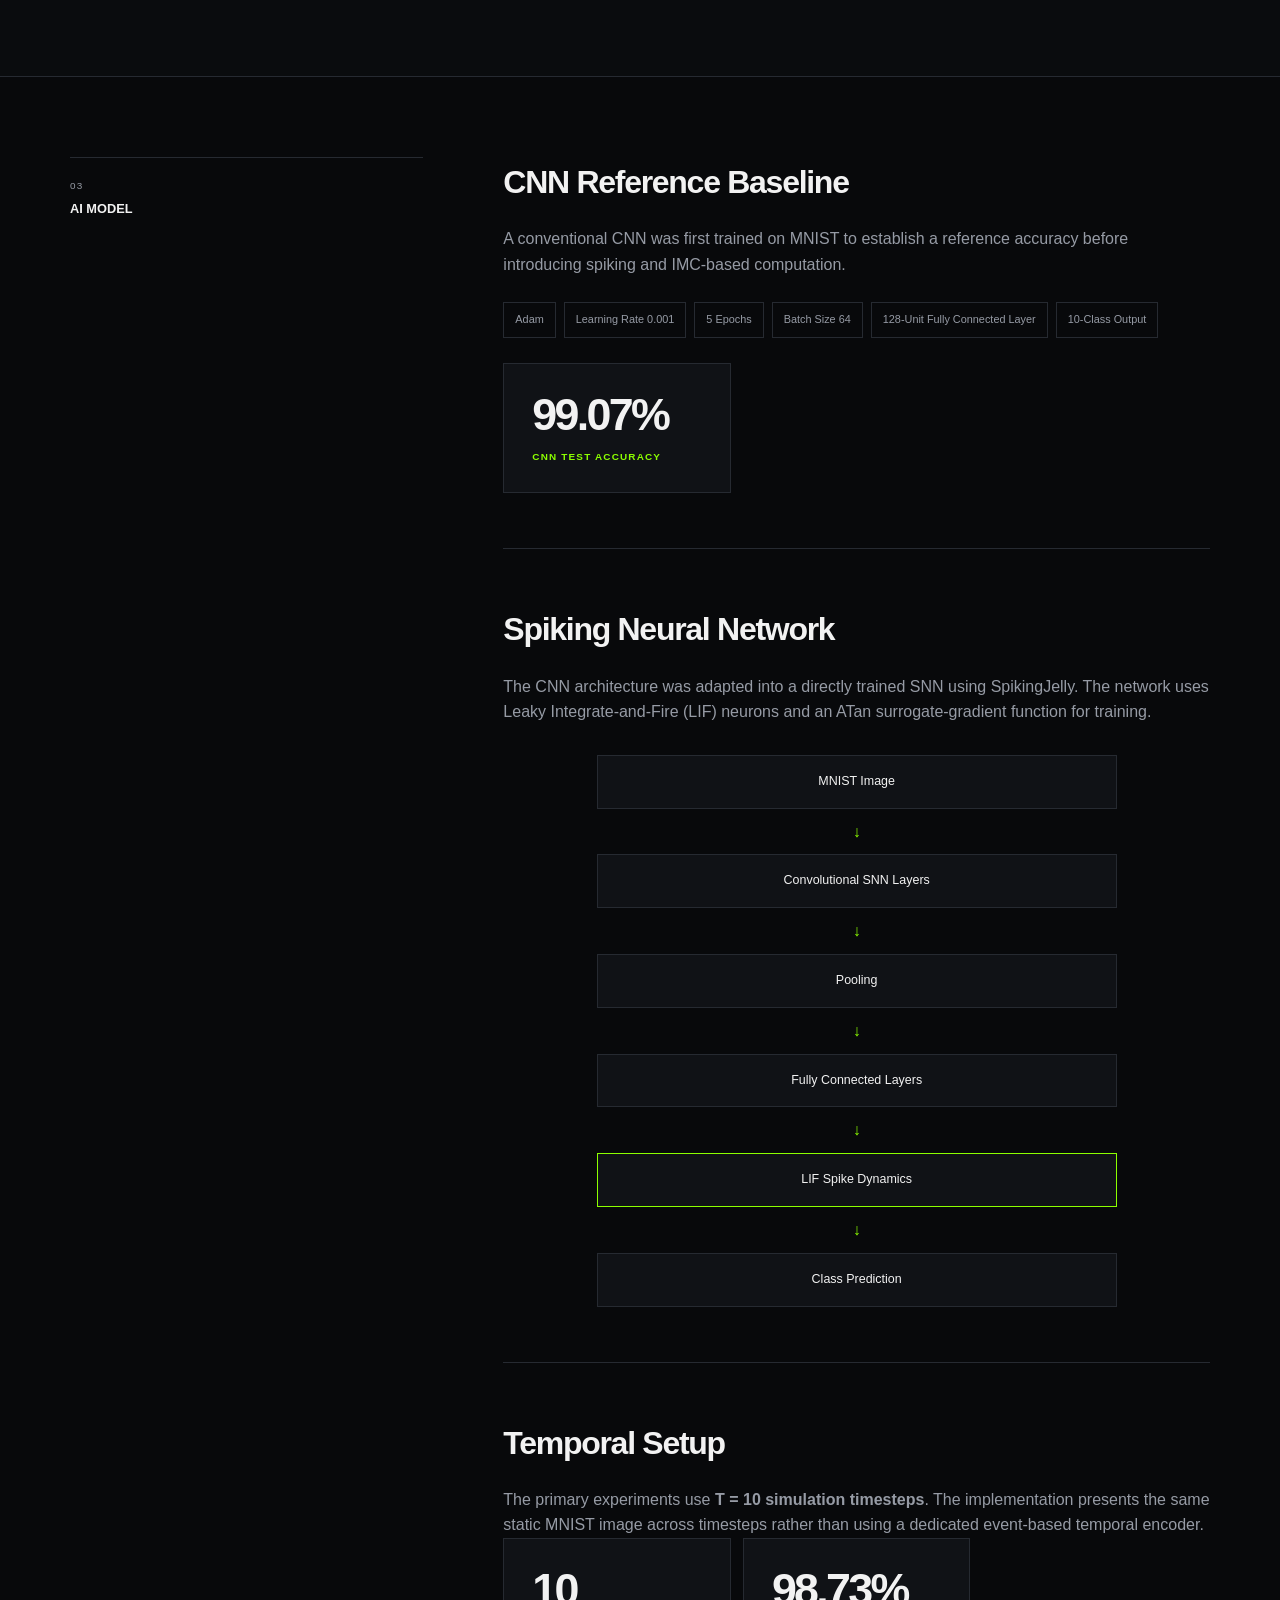
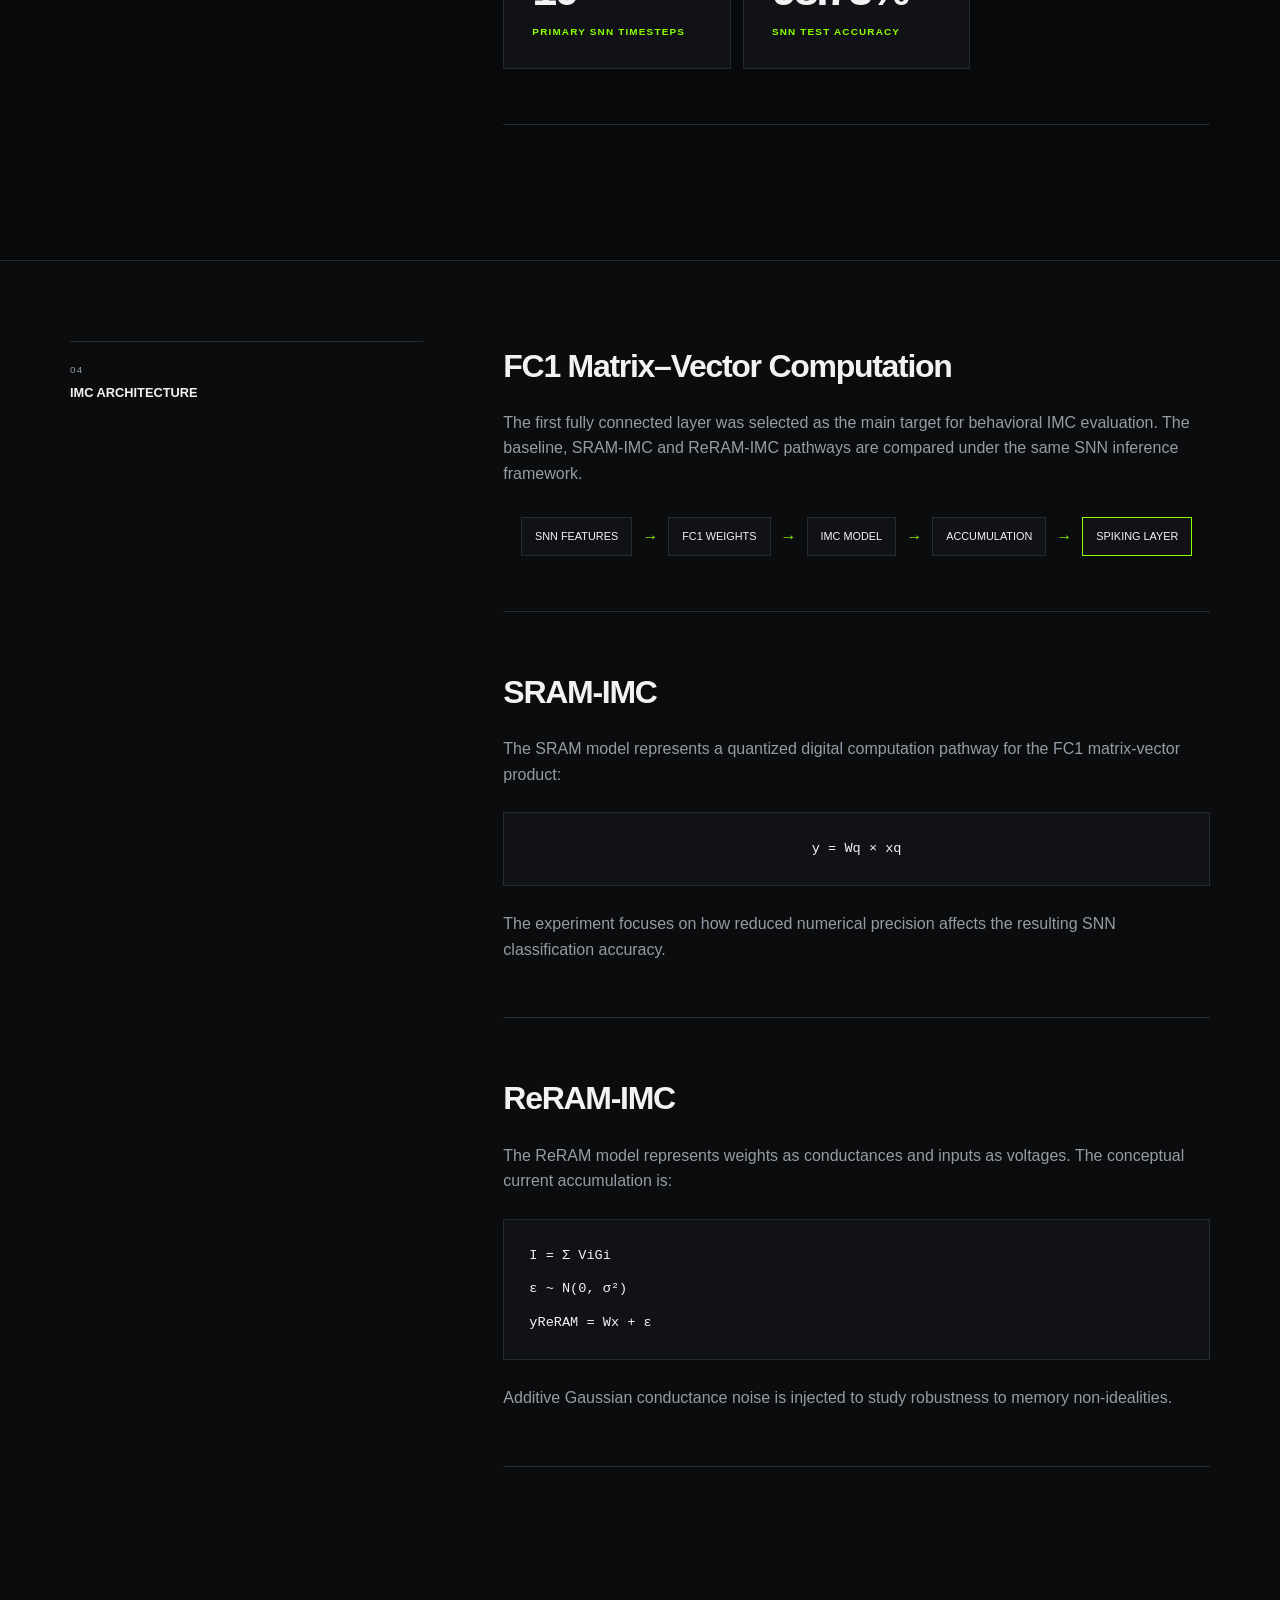
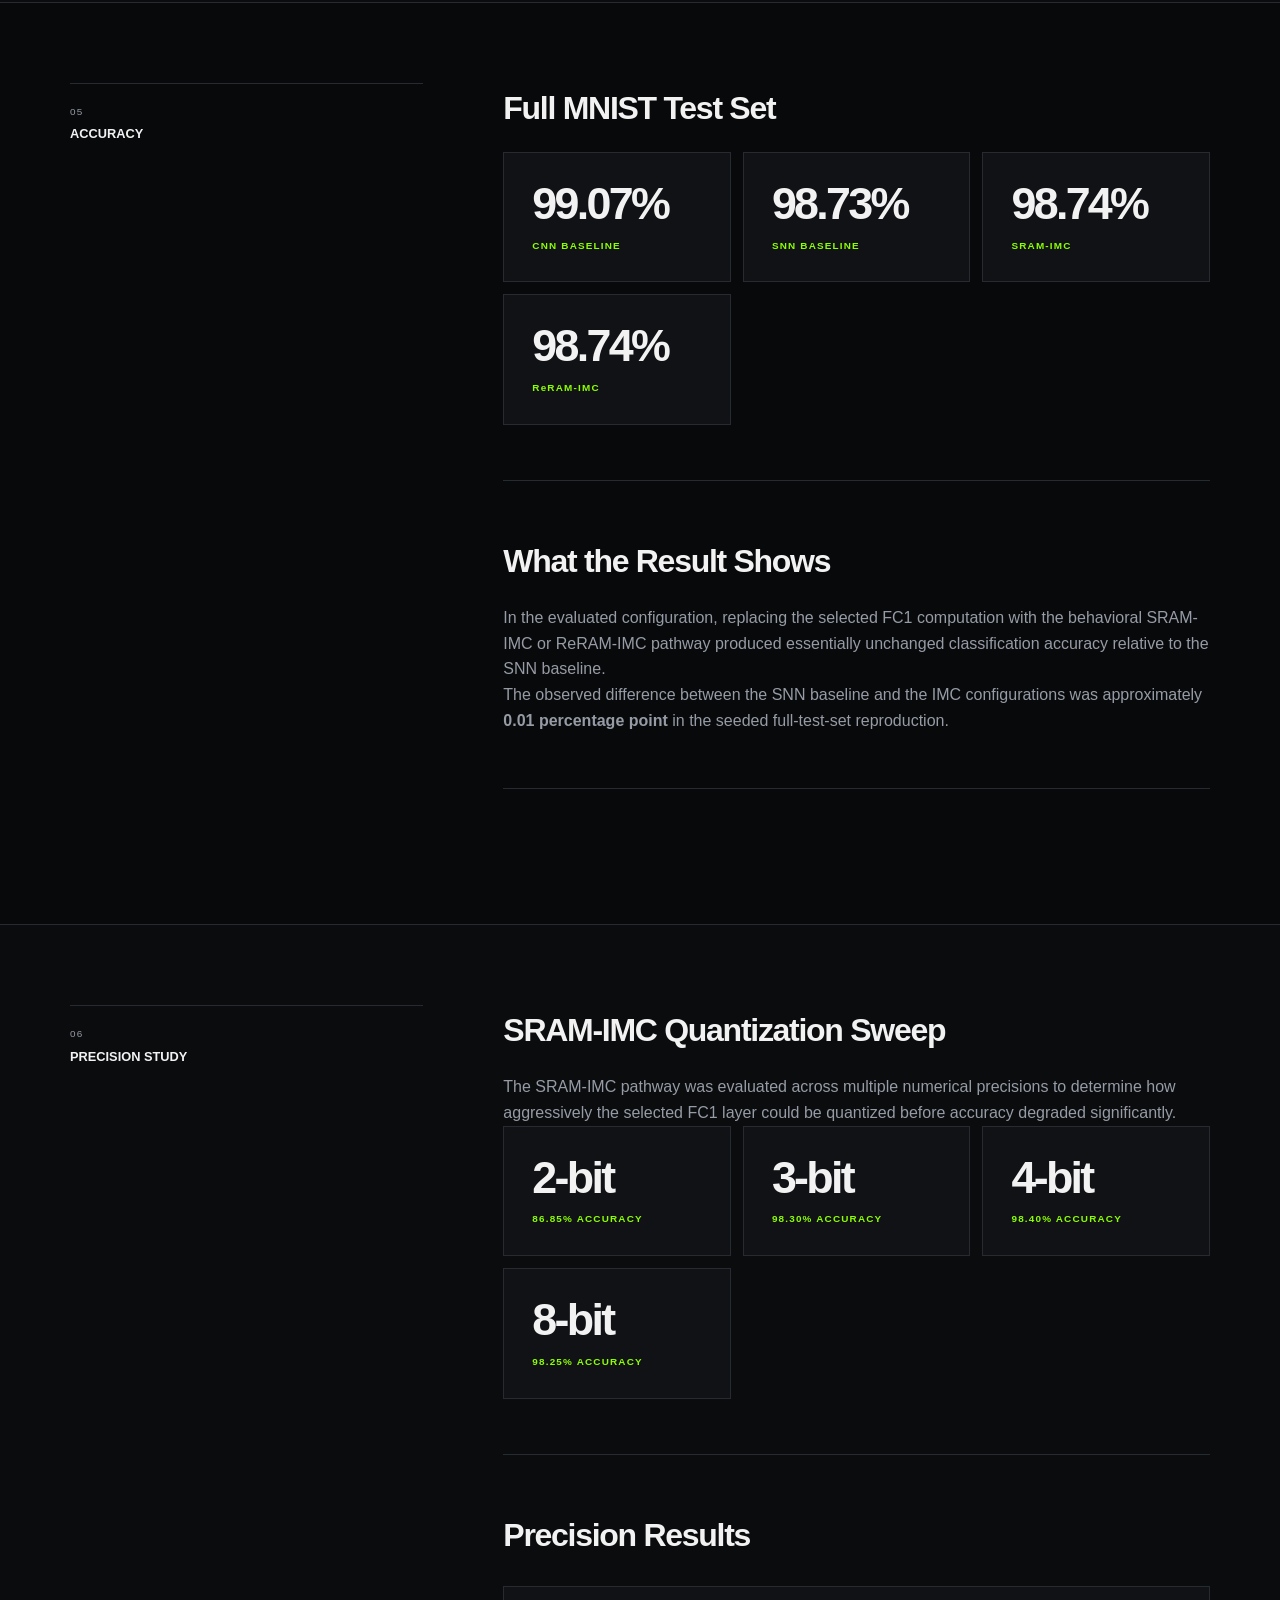
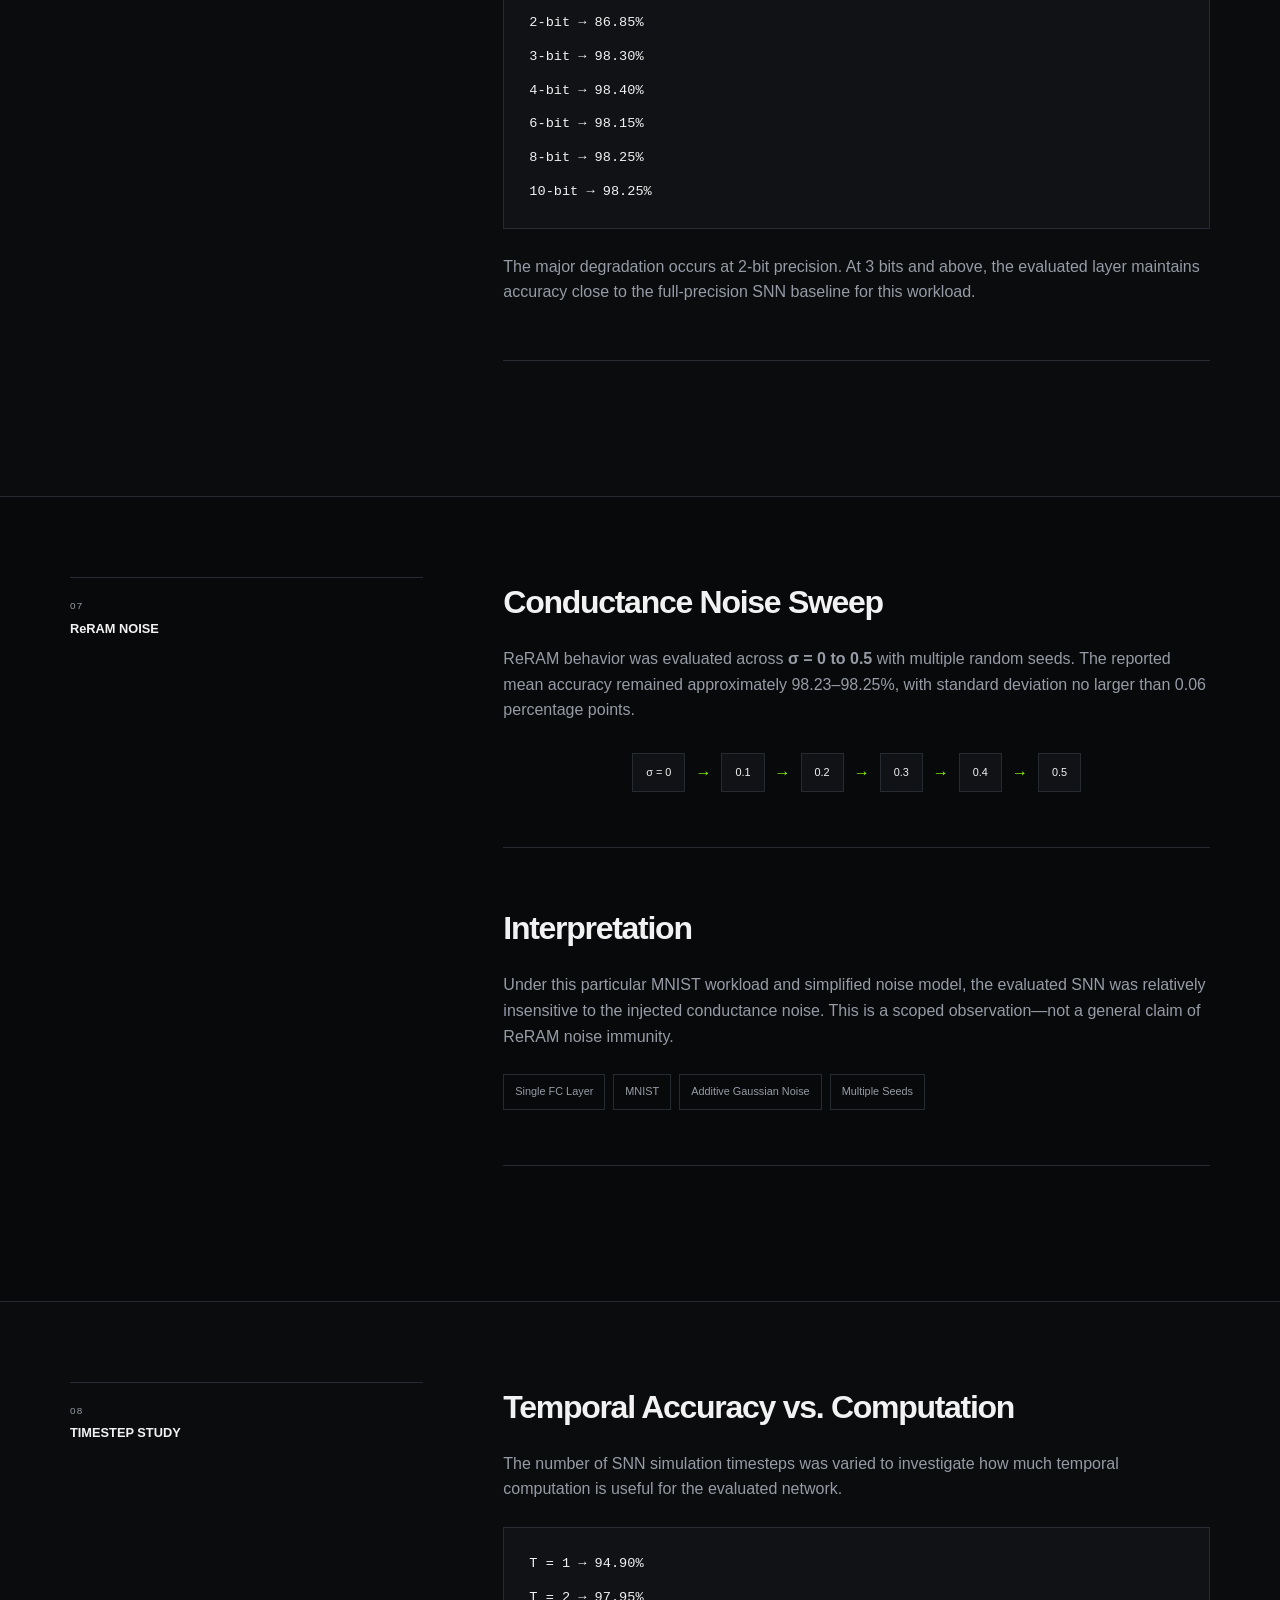
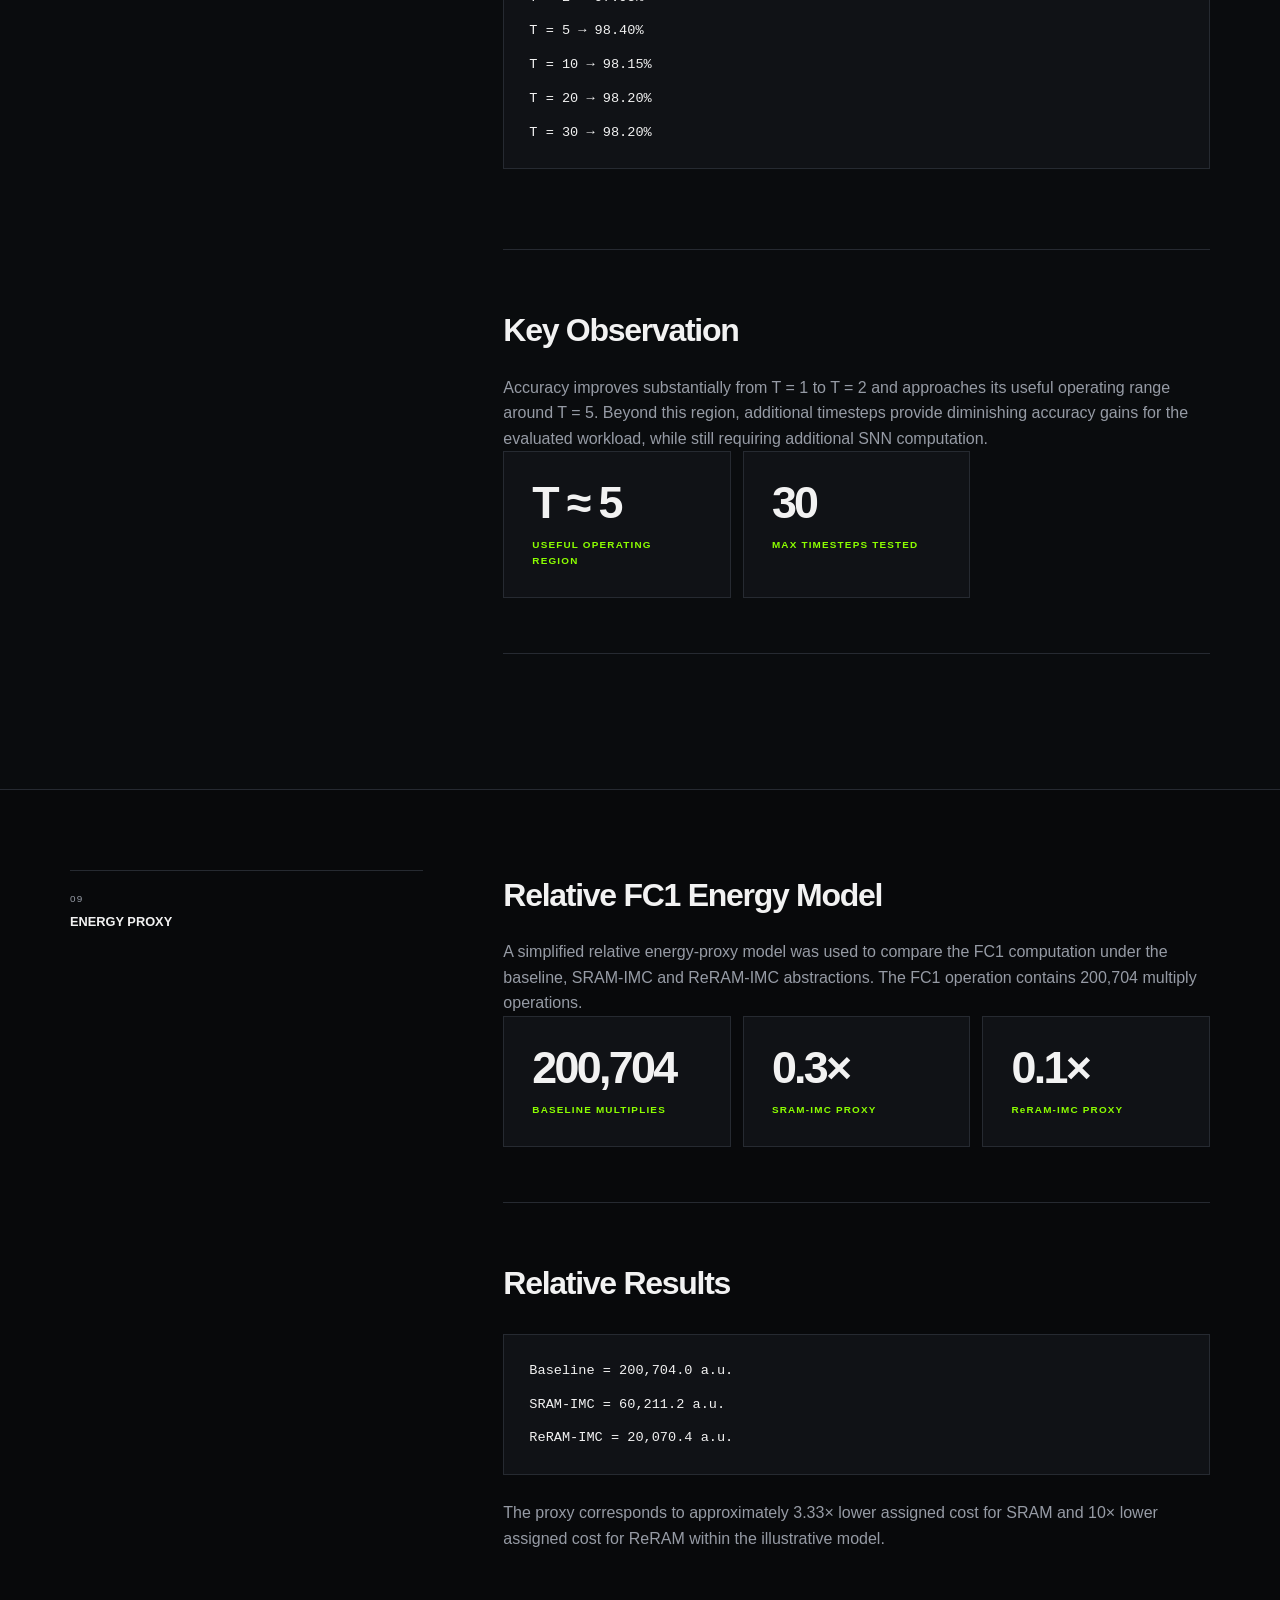
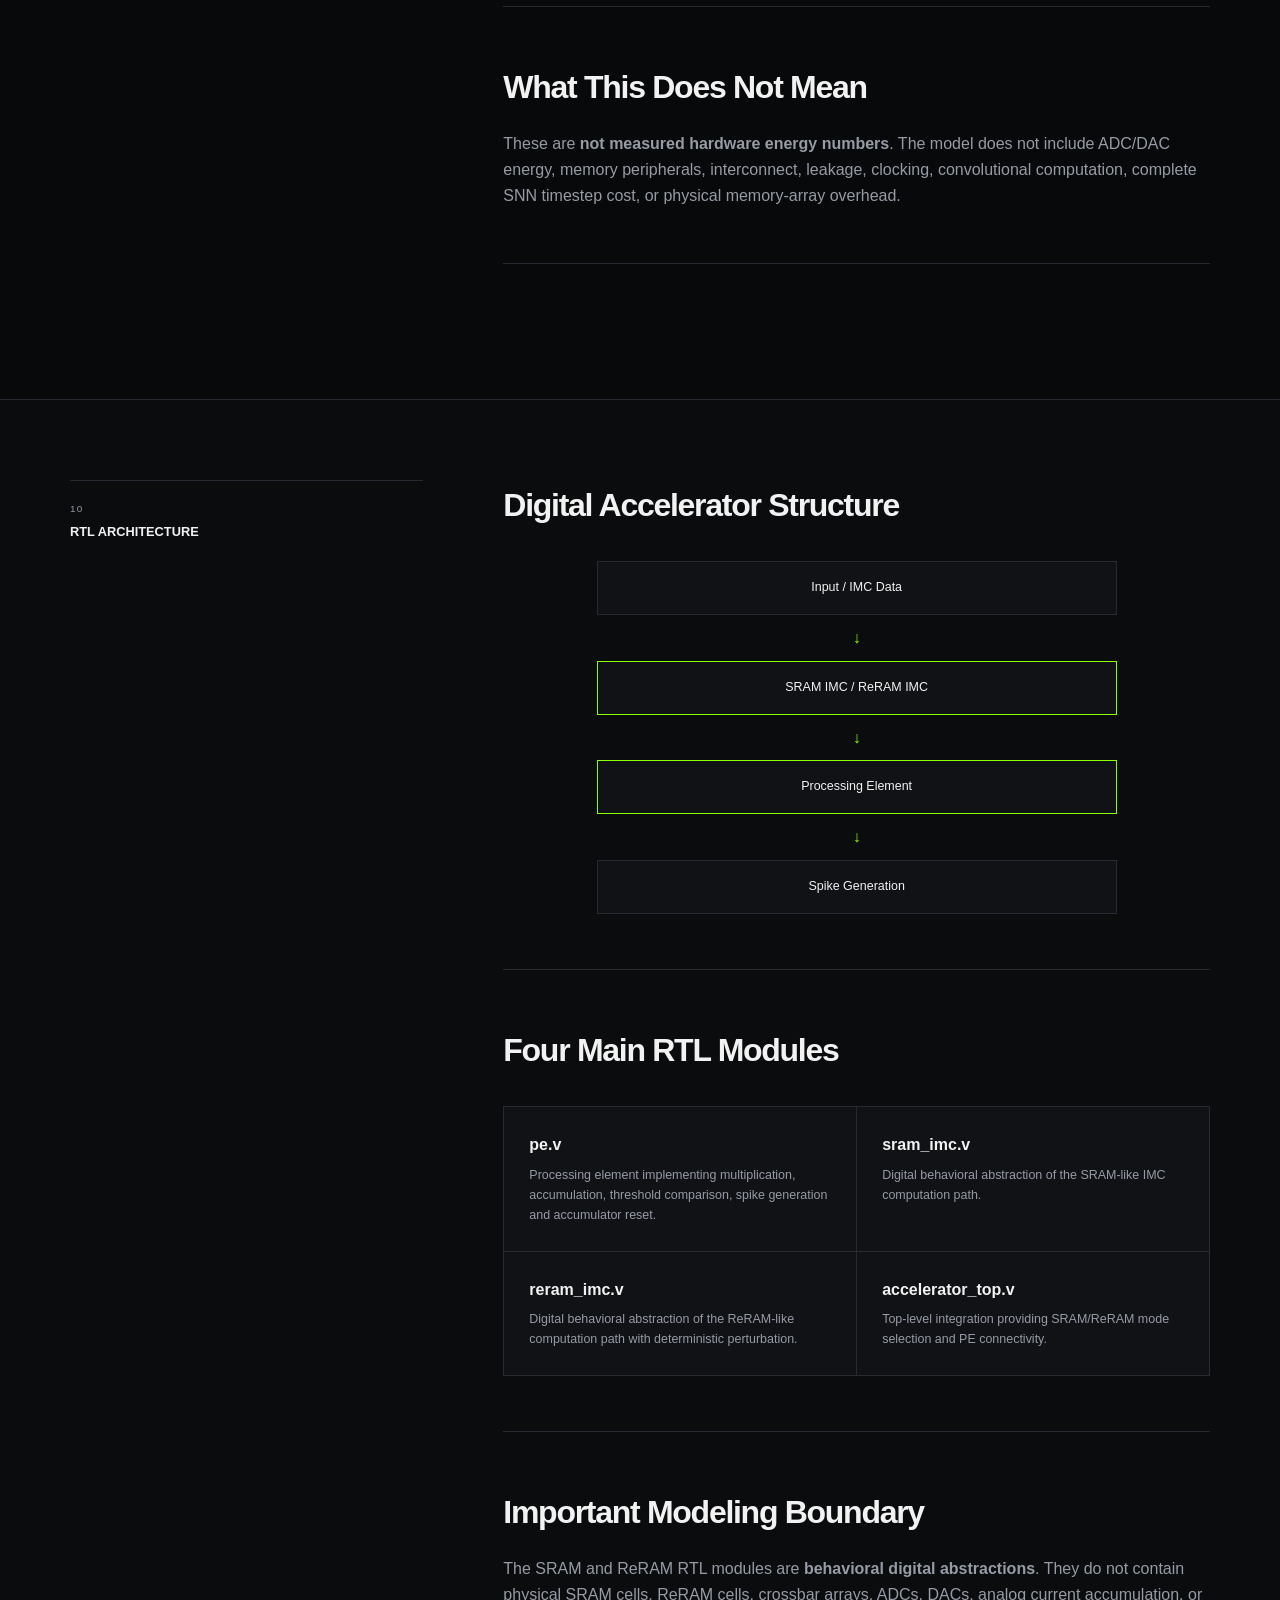
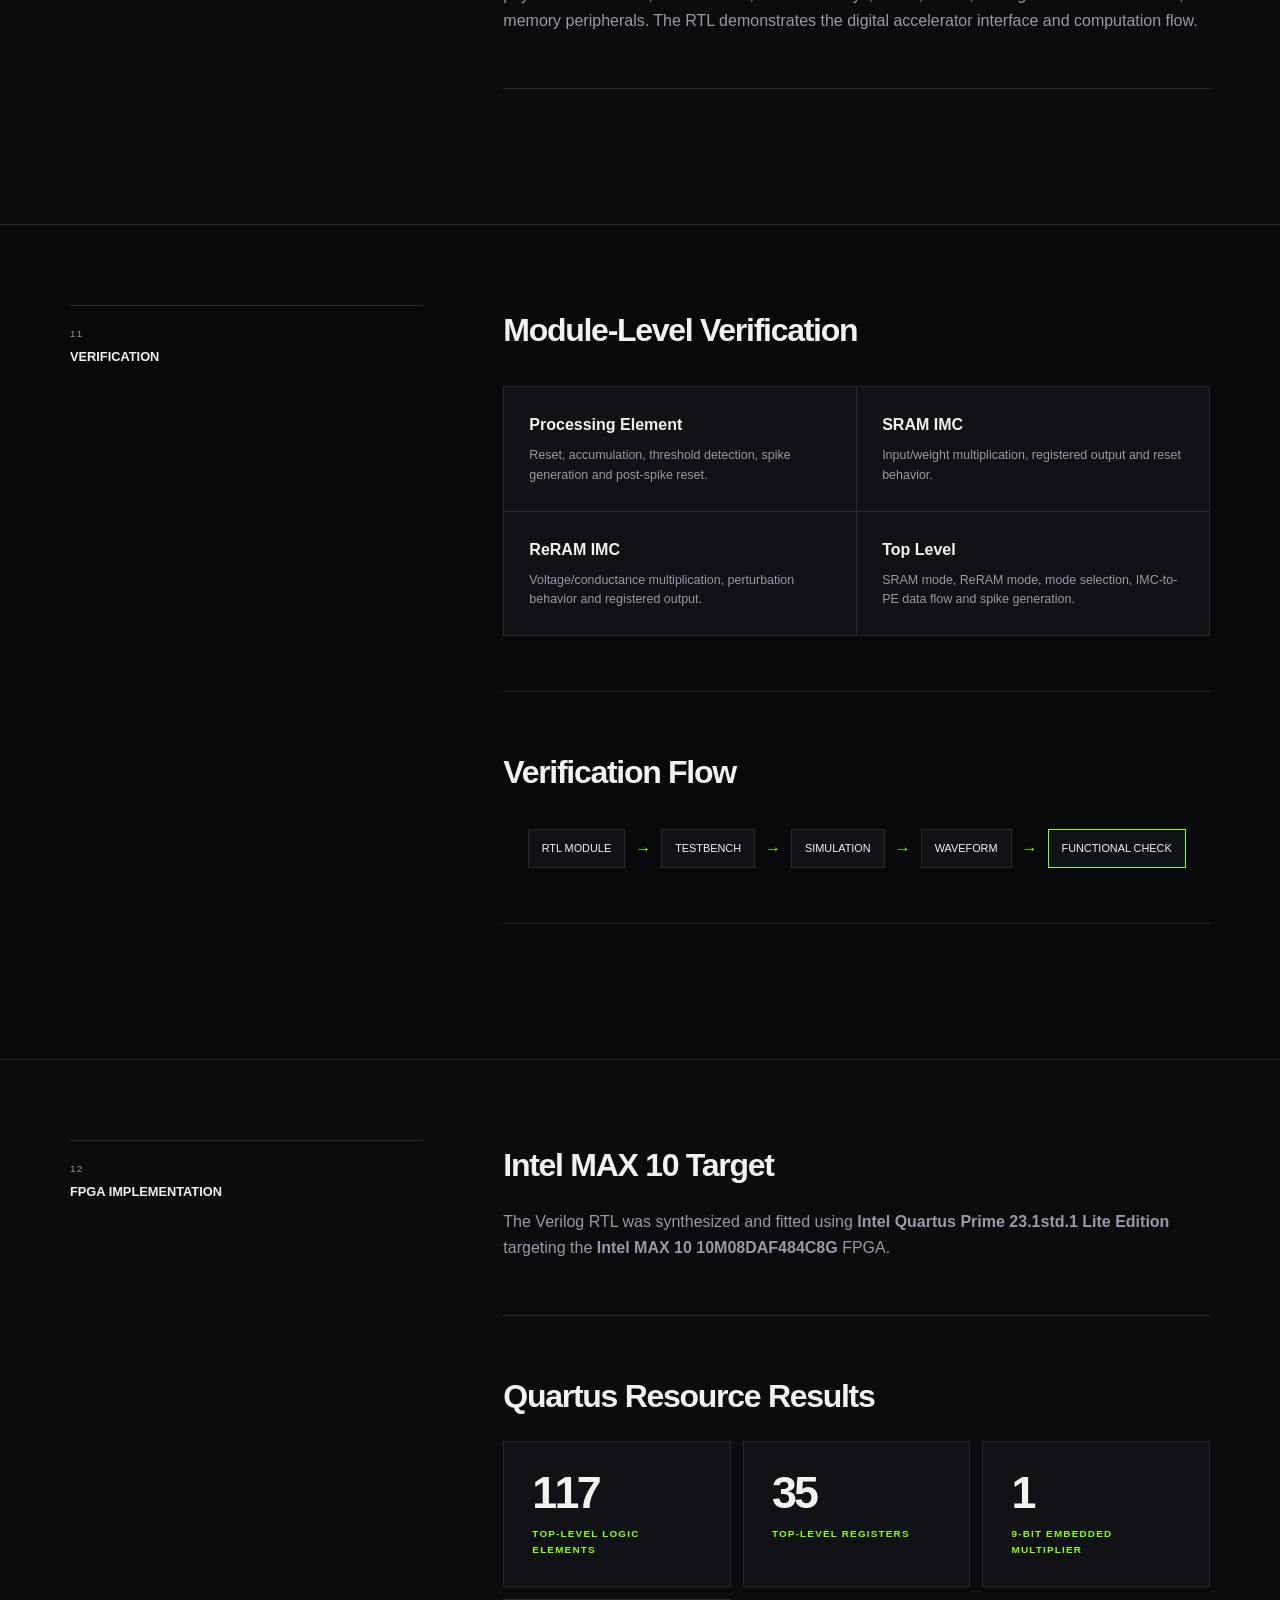
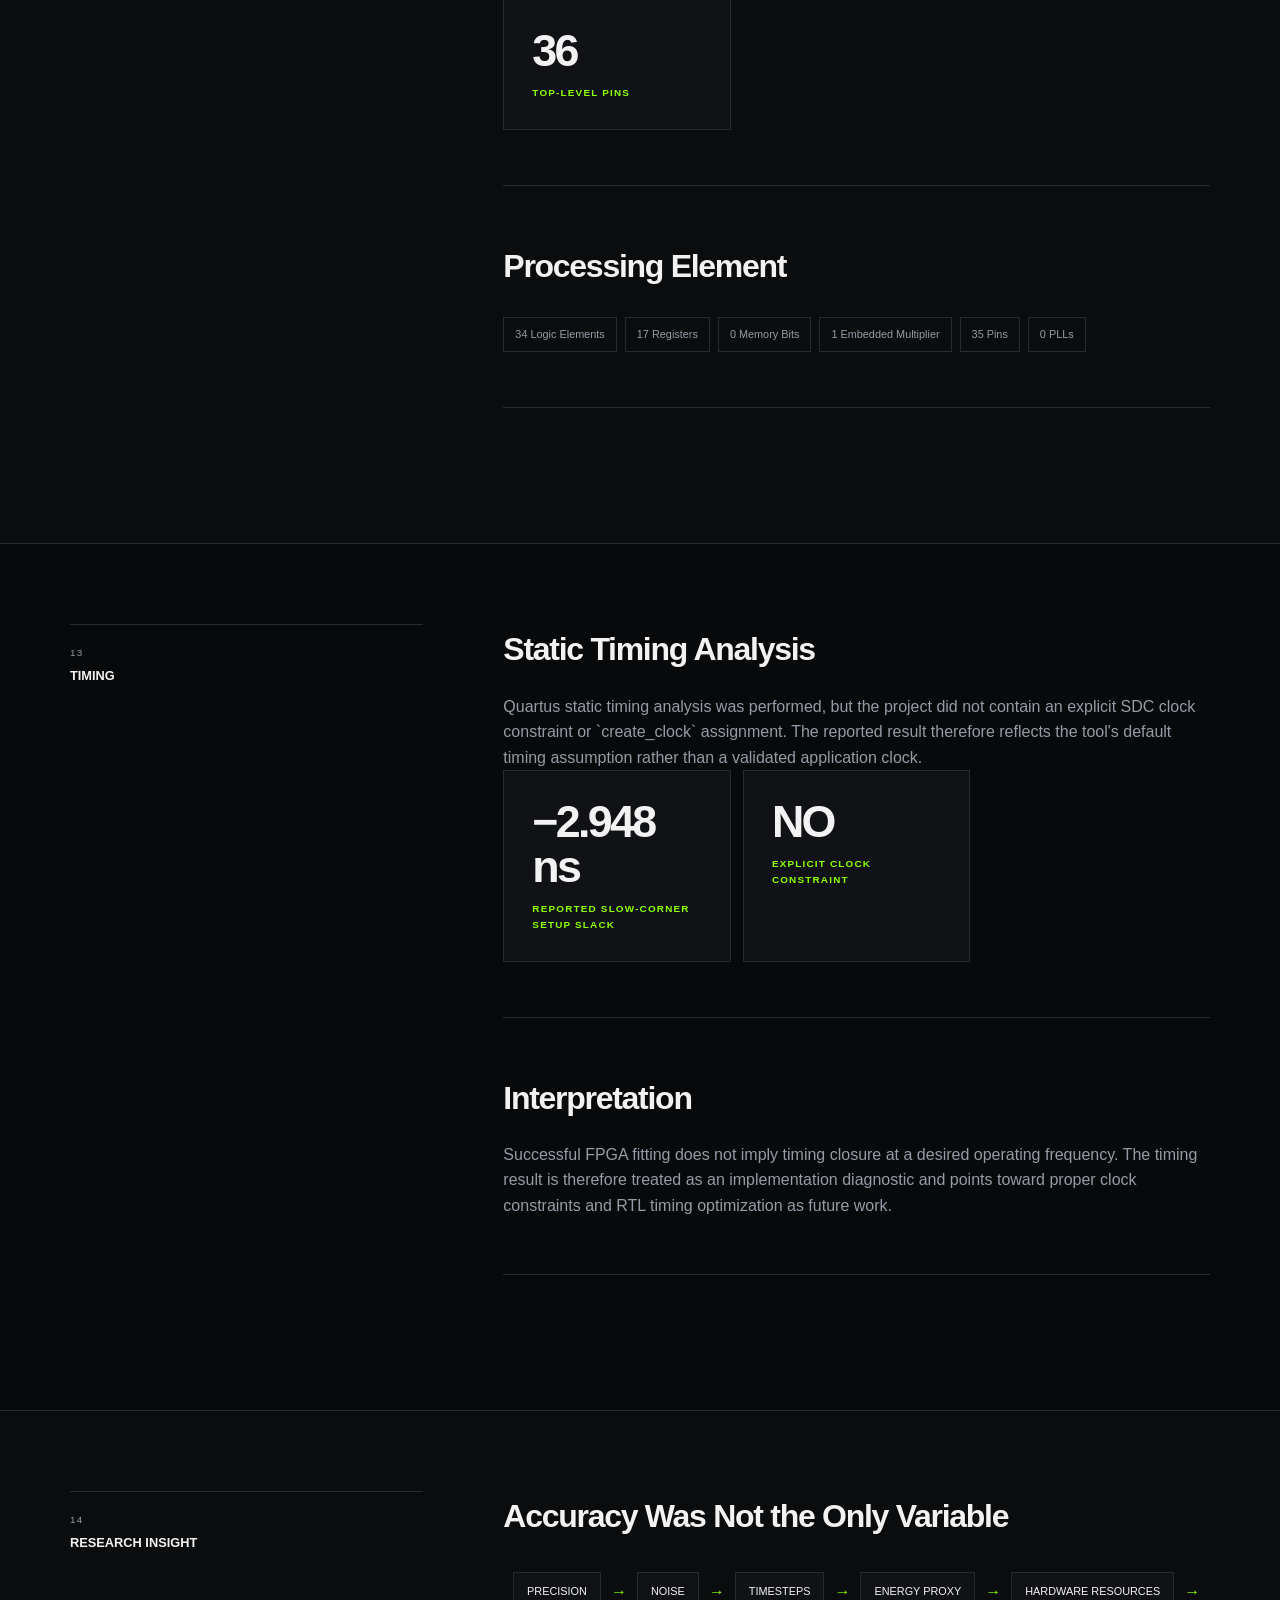
<file: projects/neuromorphic-imc.html>
<!DOCTYPE html>
<html lang="en">
<head>
    <meta charset="UTF-8">
    <meta name="viewport" content="width=device-width, initial-scale=1.0">
    <meta name="description" content="Energy-Efficient Neuromorphic In-Memory Computing for AI Accelerators — Adhiraj Mandal.">
    <title>Neuromorphic In-Memory Computing | Adhiraj Mandal</title>
    <link rel="stylesheet" href="../style.css">
</head>
<body>

<header class="navbar">
    <div class="nav-container">
        <a href="../index.html" class="logo">Adhiraj Mandal<span>.</span></a>
        <a href="../index.html#projects" class="back-link" style="margin:0">← Back to Projects</a>
    </div>
</header>

<main class="detail-main">

<section class="detail-hero">
    <p class="detail-kicker">RESEARCH · NEUROMORPHIC COMPUTING · IN-MEMORY AI · FPGA</p>
    <h1>Energy-Efficient Neuromorphic <span style="color:var(--accent)">In-Memory Computing.</span></h1>
    <p>
        A hardware–software research study combining Spiking Neural Networks with SRAM and
        ReRAM in-memory computing to investigate precision, noise, timestep, energy-proxy,
        RTL, and FPGA implementation trade-offs for efficient AI inference.
    </p>
    <div class="detail-hero-meta">
        <span>Research Publication</span>
        <span>PyTorch / SpikingJelly</span>
        <span>Verilog</span>
        <span>Intel MAX 10</span>
        <span>SRAM / ReRAM IMC</span>
    </div>
    <a href="../index.html#projects" class="back-link">← Back to Projects</a>
</section>

<section class="detail-content detail-highlight-section">
    <div class="detail-grid">
        <aside class="detail-sidebar">
            <div><span>PROJECT TYPE</span><strong>Hardware–Software Research</strong></div>
            <div><span>BENCHMARK</span><strong>MNIST</strong></div>
            <div><span>SNN</span><strong>98.73% Baseline Accuracy</strong></div>
            <div><span>FPGA</span><strong>Intel MAX 10 10M08DAF484C8G</strong></div>
            <div><span>RTL</span><strong>Verilog · Quartus Prime</strong></div>
        </aside>
        <article class="detail-body">
            <div class="metric-callout-grid">
                <div class="metric-callout"><strong>98.73%</strong><span>SNN ACCURACY</span></div>
                <div class="metric-callout"><strong>117</strong><span>TOP-LEVEL LOGIC ELEMENTS</span></div>
                <div class="metric-callout"><strong>34</strong><span>PE LOGIC ELEMENTS</span></div>
            </div>
        </article>
    </div>
</section>

<section class="detail-content">
    <div class="detail-grid">
        <aside class="detail-sidebar"><div><span>01</span><strong>RESEARCH OVERVIEW</strong></div></aside>
        <article class="detail-body">
            <section>
                <h2>Neuromorphic Computing Meets In-Memory Computing</h2>
                <p>
                    This research investigates the combination of <strong>Spiking Neural
                    Networks (SNNs)</strong> and <strong>In-Memory Computing (IMC)</strong>
                    as an architectural approach for energy-efficient AI inference.
                </p>
                <p>
                    SNNs offer event-driven computation using discrete spike events, while IMC
                    seeks to reduce the cost of moving neural-network data between memory and
                    compute. The project studies both ideas together across software modeling,
                    behavioral IMC experiments, RTL architecture, and FPGA implementation.
                </p>
            </section>

            <section>
                <h2>Research Question</h2>
                <div class="equation-box">
                    <code>How does IMC-based computation affect SNN accuracy, precision, noise robustness, temporal behavior and hardware implementation?</code>
                </div>
            </section>

            <section>
                <h2>Research Scope</h2>
                <p>
                    The study is a hardware–software design-space investigation rather than a
                    claim of a fabricated SRAM or ReRAM accelerator. SRAM-IMC and ReRAM-IMC are
                    represented using behavioral models, while the digital accelerator datapath
                    is implemented and synthesized in Verilog.
                </p>
            </section>
        </article>
    </div>
</section>

<section class="detail-content detail-band">
    <div class="detail-grid">
        <aside class="detail-sidebar"><div><span>02</span><strong>MOTIVATION</strong></div></aside>
        <article class="detail-body">
            <section>
                <h2>The Energy Challenge</h2>
                <p>
                    AI inference can be limited not only by arithmetic computation but also by
                    the energy and latency associated with moving weights and activations between
                    memory and processing elements.
                </p>
            </section>

            <section>
                <h2>Two Complementary Approaches</h2>
                <div class="feature-list">
                    <div><strong>Neuromorphic Computing</strong><p>Uses spike-based, event-driven neural computation to exploit temporal sparsity.</p></div>
                    <div><strong>In-Memory Computing</strong><p>Moves computation closer to stored weights to reduce data movement.</p></div>
                    <div><strong>Combined Architecture</strong><p>Studies whether an SNN inference pipeline can benefit from SRAM-like and ReRAM-like IMC computation.</p></div>
                </div>
            </section>
        </article>
    </div>
</section>

<section class="detail-content">
    <div class="detail-grid">
        <aside class="detail-sidebar"><div><span>03</span><strong>AI MODEL</strong></div></aside>
        <article class="detail-body">
            <section>
                <h2>CNN Reference Baseline</h2>
                <p>
                    A conventional CNN was first trained on MNIST to establish a reference
                    accuracy before introducing spiking and IMC-based computation.
                </p>
                <div class="large-tags">
                    <span>Adam</span><span>Learning Rate 0.001</span>
                    <span>5 Epochs</span><span>Batch Size 64</span>
                    <span>128-Unit Fully Connected Layer</span><span>10-Class Output</span>
                </div>
                <div class="metric-callout-grid" style="margin-top:25px">
                    <div class="metric-callout"><strong>99.07%</strong><span>CNN TEST ACCURACY</span></div>
                </div>
            </section>

            <section>
                <h2>Spiking Neural Network</h2>
                <p>
                    The CNN architecture was adapted into a directly trained SNN using
                    SpikingJelly. The network uses Leaky Integrate-and-Fire (LIF) neurons
                    and an ATan surrogate-gradient function for training.
                </p>
                <div class="architecture-stack">
                    <div>MNIST Image</div><i>↓</i>
                    <div>Convolutional SNN Layers</div><i>↓</i>
                    <div>Pooling</div><i>↓</i>
                    <div>Fully Connected Layers</div><i>↓</i>
                    <div class="accent-box">LIF Spike Dynamics</div><i>↓</i>
                    <div>Class Prediction</div>
                </div>
            </section>

            <section>
                <h2>Temporal Setup</h2>
                <p>
                    The primary experiments use <strong>T = 10 simulation timesteps</strong>.
                    The implementation presents the same static MNIST image across timesteps
                    rather than using a dedicated event-based temporal encoder.
                </p>
                <div class="metric-callout-grid">
                    <div class="metric-callout"><strong>10</strong><span>PRIMARY SNN TIMESTEPS</span></div>
                    <div class="metric-callout"><strong>98.73%</strong><span>SNN TEST ACCURACY</span></div>
                </div>
            </section>
        </article>
    </div>
</section>

<section class="detail-content detail-band">
    <div class="detail-grid">
        <aside class="detail-sidebar"><div><span>04</span><strong>IMC ARCHITECTURE</strong></div></aside>
        <article class="detail-body">
            <section>
                <h2>FC1 Matrix–Vector Computation</h2>
                <p>
                    The first fully connected layer was selected as the main target for
                    behavioral IMC evaluation. The baseline, SRAM-IMC and ReRAM-IMC pathways
                    are compared under the same SNN inference framework.
                </p>
                <div class="pipeline">
                    <span>SNN FEATURES</span><i>→</i>
                    <span>FC1 WEIGHTS</span><i>→</i>
                    <span>IMC MODEL</span><i>→</i>
                    <span>ACCUMULATION</span><i>→</i>
                    <span>SPIKING LAYER</span>
                </div>
            </section>

            <section>
                <h2>SRAM-IMC</h2>
                <p>
                    The SRAM model represents a quantized digital computation pathway for the
                    FC1 matrix-vector product:
                </p>
                <div class="equation-box centered-equation">
                    <code>y = Wq × xq</code>
                </div>
                <p>
                    The experiment focuses on how reduced numerical precision affects the
                    resulting SNN classification accuracy.
                </p>
            </section>

            <section>
                <h2>ReRAM-IMC</h2>
                <p>
                    The ReRAM model represents weights as conductances and inputs as voltages.
                    The conceptual current accumulation is:
                </p>
                <div class="equation-box">
                    <code>I = Σ ViGi</code>
                    <code>ε ~ N(0, σ²)</code>
                    <code>yReRAM = Wx + ε</code>
                </div>
                <p>
                    Additive Gaussian conductance noise is injected to study robustness to
                    memory non-idealities.
                </p>
            </section>
        </article>
    </div>
</section>

<section class="detail-content">
    <div class="detail-grid">
        <aside class="detail-sidebar"><div><span>05</span><strong>ACCURACY</strong></div></aside>
        <article class="detail-body">
            <section>
                <h2>Full MNIST Test Set</h2>
                <div class="metric-callout-grid">
                    <div class="metric-callout"><strong>99.07%</strong><span>CNN BASELINE</span></div>
                    <div class="metric-callout"><strong>98.73%</strong><span>SNN BASELINE</span></div>
                    <div class="metric-callout"><strong>98.74%</strong><span>SRAM-IMC</span></div>
                    <div class="metric-callout"><strong>98.74%</strong><span>ReRAM-IMC</span></div>
                </div>
            </section>

            <section>
                <h2>What the Result Shows</h2>
                <p>
                    In the evaluated configuration, replacing the selected FC1 computation
                    with the behavioral SRAM-IMC or ReRAM-IMC pathway produced essentially
                    unchanged classification accuracy relative to the SNN baseline.
                </p>
                <p>
                    The observed difference between the SNN baseline and the IMC configurations
                    was approximately <strong>0.01 percentage point</strong> in the seeded
                    full-test-set reproduction.
                </p>
            </section>
        </article>
    </div>
</section>

<section class="detail-content detail-band">
    <div class="detail-grid">
        <aside class="detail-sidebar"><div><span>06</span><strong>PRECISION STUDY</strong></div></aside>
        <article class="detail-body">
            <section>
                <h2>SRAM-IMC Quantization Sweep</h2>
                <p>
                    The SRAM-IMC pathway was evaluated across multiple numerical precisions
                    to determine how aggressively the selected FC1 layer could be quantized
                    before accuracy degraded significantly.
                </p>
                <div class="metric-callout-grid">
                    <div class="metric-callout"><strong>2-bit</strong><span>86.85% ACCURACY</span></div>
                    <div class="metric-callout"><strong>3-bit</strong><span>98.30% ACCURACY</span></div>
                    <div class="metric-callout"><strong>4-bit</strong><span>98.40% ACCURACY</span></div>
                    <div class="metric-callout"><strong>8-bit</strong><span>98.25% ACCURACY</span></div>
                </div>
            </section>

            <section>
                <h2>Precision Results</h2>
                <div class="equation-box">
                    <code>2-bit → 86.85%</code>
                    <code>3-bit → 98.30%</code>
                    <code>4-bit → 98.40%</code>
                    <code>6-bit → 98.15%</code>
                    <code>8-bit → 98.25%</code>
                    <code>10-bit → 98.25%</code>
                </div>
                <p>
                    The major degradation occurs at 2-bit precision. At 3 bits and above,
                    the evaluated layer maintains accuracy close to the full-precision SNN
                    baseline for this workload.
                </p>
            </section>
        </article>
    </div>
</section>

<section class="detail-content">
    <div class="detail-grid">
        <aside class="detail-sidebar"><div><span>07</span><strong>ReRAM NOISE</strong></div></aside>
        <article class="detail-body">
            <section>
                <h2>Conductance Noise Sweep</h2>
                <p>
                    ReRAM behavior was evaluated across <strong>σ = 0 to 0.5</strong> with
                    multiple random seeds. The reported mean accuracy remained approximately
                    98.23–98.25%, with standard deviation no larger than 0.06 percentage points.
                </p>
                <div class="state-flow">
                    <span>σ = 0</span><i>→</i><span>0.1</span><i>→</i>
                    <span>0.2</span><i>→</i><span>0.3</span><i>→</i>
                    <span>0.4</span><i>→</i><span>0.5</span>
                </div>
            </section>

            <section>
                <h2>Interpretation</h2>
                <p>
                    Under this particular MNIST workload and simplified noise model, the
                    evaluated SNN was relatively insensitive to the injected conductance noise.
                    This is a scoped observation—not a general claim of ReRAM noise immunity.
                </p>
                <div class="large-tags">
                    <span>Single FC Layer</span><span>MNIST</span>
                    <span>Additive Gaussian Noise</span><span>Multiple Seeds</span>
                </div>
            </section>
        </article>
    </div>
</section>

<section class="detail-content detail-band">
    <div class="detail-grid">
        <aside class="detail-sidebar"><div><span>08</span><strong>TIMESTEP STUDY</strong></div></aside>
        <article class="detail-body">
            <section>
                <h2>Temporal Accuracy vs. Computation</h2>
                <p>
                    The number of SNN simulation timesteps was varied to investigate how much
                    temporal computation is useful for the evaluated network.
                </p>
                <div class="equation-box">
                    <code>T = 1  → 94.90%</code>
                    <code>T = 2  → 97.95%</code>
                    <code>T = 5  → 98.40%</code>
                    <code>T = 10 → 98.15%</code>
                    <code>T = 20 → 98.20%</code>
                    <code>T = 30 → 98.20%</code>
                </div>
            </section>

            <section>
                <h2>Key Observation</h2>
                <p>
                    Accuracy improves substantially from T = 1 to T = 2 and approaches its
                    useful operating range around T = 5. Beyond this region, additional
                    timesteps provide diminishing accuracy gains for the evaluated workload,
                    while still requiring additional SNN computation.
                </p>
                <div class="metric-callout-grid">
                    <div class="metric-callout"><strong>T ≈ 5</strong><span>USEFUL OPERATING REGION</span></div>
                    <div class="metric-callout"><strong>30</strong><span>MAX TIMESTEPS TESTED</span></div>
                </div>
            </section>
        </article>
    </div>
</section>

<section class="detail-content">
    <div class="detail-grid">
        <aside class="detail-sidebar"><div><span>09</span><strong>ENERGY PROXY</strong></div></aside>
        <article class="detail-body">
            <section>
                <h2>Relative FC1 Energy Model</h2>
                <p>
                    A simplified relative energy-proxy model was used to compare the FC1
                    computation under the baseline, SRAM-IMC and ReRAM-IMC abstractions.
                    The FC1 operation contains 200,704 multiply operations.
                </p>
                <div class="metric-callout-grid">
                    <div class="metric-callout"><strong>200,704</strong><span>BASELINE MULTIPLIES</span></div>
                    <div class="metric-callout"><strong>0.3×</strong><span>SRAM-IMC PROXY</span></div>
                    <div class="metric-callout"><strong>0.1×</strong><span>ReRAM-IMC PROXY</span></div>
                </div>
            </section>

            <section>
                <h2>Relative Results</h2>
                <div class="equation-box">
                    <code>Baseline  = 200,704.0 a.u.</code>
                    <code>SRAM-IMC  = 60,211.2 a.u.</code>
                    <code>ReRAM-IMC = 20,070.4 a.u.</code>
                </div>
                <p>
                    The proxy corresponds to approximately 3.33× lower assigned cost for SRAM
                    and 10× lower assigned cost for ReRAM within the illustrative model.
                </p>
            </section>

            <section>
                <h2>What This Does Not Mean</h2>
                <p>
                    These are <strong>not measured hardware energy numbers</strong>. The model
                    does not include ADC/DAC energy, memory peripherals, interconnect, leakage,
                    clocking, convolutional computation, complete SNN timestep cost, or physical
                    memory-array overhead.
                </p>
            </section>
        </article>
    </div>
</section>

<section class="detail-content detail-band">
    <div class="detail-grid">
        <aside class="detail-sidebar"><div><span>10</span><strong>RTL ARCHITECTURE</strong></div></aside>
        <article class="detail-body">
            <section>
                <h2>Digital Accelerator Structure</h2>
                <div class="architecture-stack">
                    <div>Input / IMC Data</div><i>↓</i>
                    <div class="accent-box">SRAM IMC / ReRAM IMC</div><i>↓</i>
                    <div class="accent-box">Processing Element</div><i>↓</i>
                    <div>Spike Generation</div>
                </div>
            </section>

            <section>
                <h2>Four Main RTL Modules</h2>
                <div class="feature-list">
                    <div><strong>pe.v</strong><p>Processing element implementing multiplication, accumulation, threshold comparison, spike generation and accumulator reset.</p></div>
                    <div><strong>sram_imc.v</strong><p>Digital behavioral abstraction of the SRAM-like IMC computation path.</p></div>
                    <div><strong>reram_imc.v</strong><p>Digital behavioral abstraction of the ReRAM-like computation path with deterministic perturbation.</p></div>
                    <div><strong>accelerator_top.v</strong><p>Top-level integration providing SRAM/ReRAM mode selection and PE connectivity.</p></div>
                </div>
            </section>

            <section>
                <h2>Important Modeling Boundary</h2>
                <p>
                    The SRAM and ReRAM RTL modules are <strong>behavioral digital abstractions</strong>.
                    They do not contain physical SRAM cells, ReRAM cells, crossbar arrays, ADCs,
                    DACs, analog current accumulation, or memory peripherals. The RTL demonstrates
                    the digital accelerator interface and computation flow.
                </p>
            </section>
        </article>
    </div>
</section>

<section class="detail-content">
    <div class="detail-grid">
        <aside class="detail-sidebar"><div><span>11</span><strong>VERIFICATION</strong></div></aside>
        <article class="detail-body">
            <section>
                <h2>Module-Level Verification</h2>
                <div class="feature-list">
                    <div><strong>Processing Element</strong><p>Reset, accumulation, threshold detection, spike generation and post-spike reset.</p></div>
                    <div><strong>SRAM IMC</strong><p>Input/weight multiplication, registered output and reset behavior.</p></div>
                    <div><strong>ReRAM IMC</strong><p>Voltage/conductance multiplication, perturbation behavior and registered output.</p></div>
                    <div><strong>Top Level</strong><p>SRAM mode, ReRAM mode, mode selection, IMC-to-PE data flow and spike generation.</p></div>
                </div>
            </section>

            <section>
                <h2>Verification Flow</h2>
                <div class="pipeline">
                    <span>RTL MODULE</span><i>→</i>
                    <span>TESTBENCH</span><i>→</i>
                    <span>SIMULATION</span><i>→</i>
                    <span>WAVEFORM</span><i>→</i>
                    <span>FUNCTIONAL CHECK</span>
                </div>
            </section>
        </article>
    </div>
</section>

<section class="detail-content detail-band">
    <div class="detail-grid">
        <aside class="detail-sidebar"><div><span>12</span><strong>FPGA IMPLEMENTATION</strong></div></aside>
        <article class="detail-body">
            <section>
                <h2>Intel MAX 10 Target</h2>
                <p>
                    The Verilog RTL was synthesized and fitted using
                    <strong>Intel Quartus Prime 23.1std.1 Lite Edition</strong> targeting the
                    <strong>Intel MAX 10 10M08DAF484C8G</strong> FPGA.
                </p>
            </section>

            <section>
                <h2>Quartus Resource Results</h2>
                <div class="metric-callout-grid">
                    <div class="metric-callout"><strong>117</strong><span>TOP-LEVEL LOGIC ELEMENTS</span></div>
                    <div class="metric-callout"><strong>35</strong><span>TOP-LEVEL REGISTERS</span></div>
                    <div class="metric-callout"><strong>1</strong><span>9-BIT EMBEDDED MULTIPLIER</span></div>
                    <div class="metric-callout"><strong>36</strong><span>TOP-LEVEL PINS</span></div>
                </div>
            </section>

            <section>
                <h2>Processing Element</h2>
                <div class="large-tags">
                    <span>34 Logic Elements</span><span>17 Registers</span>
                    <span>0 Memory Bits</span><span>1 Embedded Multiplier</span>
                    <span>35 Pins</span><span>0 PLLs</span>
                </div>
            </section>
        </article>
    </div>
</section>

<section class="detail-content">
    <div class="detail-grid">
        <aside class="detail-sidebar"><div><span>13</span><strong>TIMING</strong></div></aside>
        <article class="detail-body">
            <section>
                <h2>Static Timing Analysis</h2>
                <p>
                    Quartus static timing analysis was performed, but the project did not contain
                    an explicit SDC clock constraint or `create_clock` assignment. The reported
                    result therefore reflects the tool's default timing assumption rather than
                    a validated application clock.
                </p>
                <div class="metric-callout-grid">
                    <div class="metric-callout"><strong>−2.948 ns</strong><span>REPORTED SLOW-CORNER SETUP SLACK</span></div>
                    <div class="metric-callout"><strong>NO</strong><span>EXPLICIT CLOCK CONSTRAINT</span></div>
                </div>
            </section>

            <section>
                <h2>Interpretation</h2>
                <p>
                    Successful FPGA fitting does not imply timing closure at a desired operating
                    frequency. The timing result is therefore treated as an implementation
                    diagnostic and points toward proper clock constraints and RTL timing
                    optimization as future work.
                </p>
            </section>
        </article>
    </div>
</section>

<section class="detail-content detail-band">
    <div class="detail-grid">
        <aside class="detail-sidebar"><div><span>14</span><strong>RESEARCH INSIGHT</strong></div></aside>
        <article class="detail-body">
            <section>
                <h2>Accuracy Was Not the Only Variable</h2>
                <div class="pipeline">
                    <span>PRECISION</span><i>→</i>
                    <span>NOISE</span><i>→</i>
                    <span>TIMESTEPS</span><i>→</i>
                    <span>ENERGY PROXY</span><i>→</i>
                    <span>HARDWARE RESOURCES</span><i>→</i>
                    <span>TIMING</span>
                </div>
                <p>
                    The study shows why efficient AI accelerator design cannot be evaluated
                    using classification accuracy alone. Numerical precision, memory behavior,
                    temporal computation, energy assumptions and hardware implementation
                    characteristics must be considered together.
                </p>
            </section>

            <section>
                <h2>Research Boundary</h2>
                <p>
                    The strongest conclusions are limited to the evaluated MNIST workload,
                    selected FC1 layer, behavioral IMC models, simplified ReRAM noise model,
                    and current FPGA implementation. Physical SRAM/ReRAM energy and latency
                    were not measured.
                </p>
            </section>
        </article>
    </div>
</section>

<section class="detail-content">
    <div class="detail-grid">
        <aside class="detail-sidebar"><div><span>15</span><strong>MY CONTRIBUTION</strong></div></aside>
        <article class="detail-body">
            <section>
                <h2>What I Built</h2>
                <p>
                    Developed the hardware–software study spanning SNN training and evaluation,
                    behavioral SRAM/ReRAM IMC modeling, precision/noise/timestep experiments,
                    Verilog RTL implementation, module-level verification, and FPGA synthesis
                    and resource analysis.
                </p>
                <p>
                    The project connected algorithm-level inference behavior with hardware-level
                    implementation constraints, while explicitly distinguishing behavioral
                    abstractions from physical memory technology.
                </p>
            </section>
        </article>
    </div>
</section>

<section class="detail-content detail-band">
    <div class="detail-grid">
        <aside class="detail-sidebar"><div><span>16</span><strong>TAKEAWAY</strong></div></aside>
        <article class="detail-body">
            <section>
                <h2>Connecting AI Algorithms to Hardware Reality</h2>
                <div class="pipeline">
                    <span>SNN MODEL</span><i>→</i>
                    <span>IMC MODEL</span><i>→</i>
                    <span>RTL</span><i>→</i>
                    <span>FPGA</span><i>→</i>
                    <span>RESOURCE + TIMING ANALYSIS</span>
                </div>
                <p>
                    The central lesson is that an energy-efficient AI accelerator requires
                    coordinated reasoning across the neural model, memory architecture,
                    numerical representation, temporal computation and digital hardware.
                </p>
            </section>
        </article>
    </div>
</section>

<section class="detail-content">
    <div class="detail-grid">
        <aside class="detail-sidebar"><div><span>17</span><strong>FUTURE WORK</strong></div></aside>
        <article class="detail-body">
            <section>
                <div class="feature-list">
                    <div><strong>Multi-Layer IMC</strong><p>Extend IMC mapping beyond the selected fully connected layer.</p></div>
                    <div><strong>Device-Aware ReRAM</strong><p>Introduce more realistic device and non-ideality models.</p></div>
                    <div><strong>Peripheral Modeling</strong><p>Account for ADC/DAC and memory-peripheral energy.</p></div>
                    <div><strong>FPGA Timing Optimization</strong><p>Add explicit clock constraints and optimize the RTL for timing closure.</p></div>
                    <div><strong>Physical Measurements</strong><p>Measure board-level power and latency on implemented hardware.</p></div>
                    <div><strong>Broader Benchmarks</strong><p>Evaluate larger datasets and event-based workloads such as CIFAR-10 and event-driven datasets.</p></div>
                    <div><strong>Hybrid Architectures</strong><p>Explore SRAM/ReRAM combinations and larger PE arrays.</p></div>
                    <div><strong>Pareto Analysis</strong><p>Study energy–accuracy–latency–area trade-offs jointly.</p></div>
                </div>
            </section>
        </article>
    </div>
</section>

<section class="detail-content">
    <div class="detail-grid">
        <aside class="detail-sidebar"><div><span>18</span><strong>TECHNOLOGIES</strong></div></aside>
        <article class="detail-body">
            <section>
                <h2>Tools &amp; Concepts</h2>
                <div class="large-tags">
                    <span>Python</span><span>PyTorch</span><span>SpikingJelly</span>
                    <span>NumPy</span><span>Matplotlib</span><span>Verilog HDL</span>
                    <span>Intel Quartus Prime</span><span>FPGA</span>
                    <span>Spiking Neural Networks</span><span>LIF Neurons</span>
                    <span>Neuromorphic Computing</span><span>In-Memory Computing</span>
                    <span>SRAM-CIM</span><span>ReRAM-CIM</span><span>Quantization</span>
                    <span>Hardware–Software Co-Design</span><span>AI Accelerators</span>
                    <span>RTL Verification</span><span>Static Timing Analysis</span>
                </div>
            </section>
        </article>
    </div>
</section>

<section class="detail-content detail-resources">
    <div class="detail-grid">
        <aside class="detail-sidebar"><div><span>19</span><strong>PUBLICATION &amp; RESOURCES</strong></div></aside>
        <article class="detail-body">
            <section>
                <h2>Published Research</h2>
                <p>
                    <strong>Energy-Efficient Neuromorphic In-Memory Computing for AI Accelerators:
                    A Hardware-Software Case Study of SRAM and ReRAM Architectures for Spiking
                    Neural Network Inference</strong>
                </p>
                <p>
                    Adhiraj Mandal · International Journal of Research Publication and Reviews
                    (IJRPR), Vol. 7, Issue 8, pp. 2837–2846, August 2026 · ISSN 2582-7421
                </p>
                <div class="resource-list">
                    <a href="https://ijrpr.com/uploads/V7ISSUE8/IJRPR69124.pdf" class="resource-item"><span>VIEW PUBLISHED PAPER</span><strong>View ↗</strong></a>
                    <a href="https://drive.google.com/file/d/1pzEG_nJBnm9q7A4YPpQJ88ZYa-qYKRP0/view?usp=drive_link" class="resource-item"><span>PUBLICATION CERTIFICATE</span><strong>View ↗</strong></a>
                    <a href="https://drive.google.com/file/d/16Dj0rAzYotYjBQFZzyncrLiVArO3qJ8V/view?usp=drive_link" class="resource-item"><span>PROJECT REPORT</span><strong>View ↗</strong></a>
                    
                    
                    
                </div>
            </section>
        </article>
    </div>
</section>

<section class="detail-content detail-band">
    <div class="detail-grid">
        <aside class="detail-sidebar"><div><span>20</span><strong>LIMITATIONS</strong></div></aside>
        <article class="detail-body">
            <section>
                <p>
                    The current implementation is a behavioral research prototype. IMC
                    substitution is limited to a single fully connected layer; ReRAM uses
                    simplified additive noise; the energy analysis is an illustrative proxy;
                    the SNN uses repeated static-frame presentation rather than true event-based
                    encoding; and FPGA timing was analyzed without an explicit clock constraint.
                    No physical SRAM/ReRAM array, board-level power measurement, or measured
                    IMC latency is claimed.
                </p>
            </section>
        </article>
    </div>
</section>

<section class="project-nav">
    <a href="../research/ai-dse.html">← Previous Research</a>
    <a href="../index.html#projects">Back to Portfolio →</a>
</section>

</main>

<footer>
    <div class="footer-container">
        <p>© 2026 Adhiraj Mandal</p>
        <p>AI Hardware · VLSI · Computer Architecture · Efficient ML Systems</p>
    </div>
</footer>

</body>
</html>
</file>
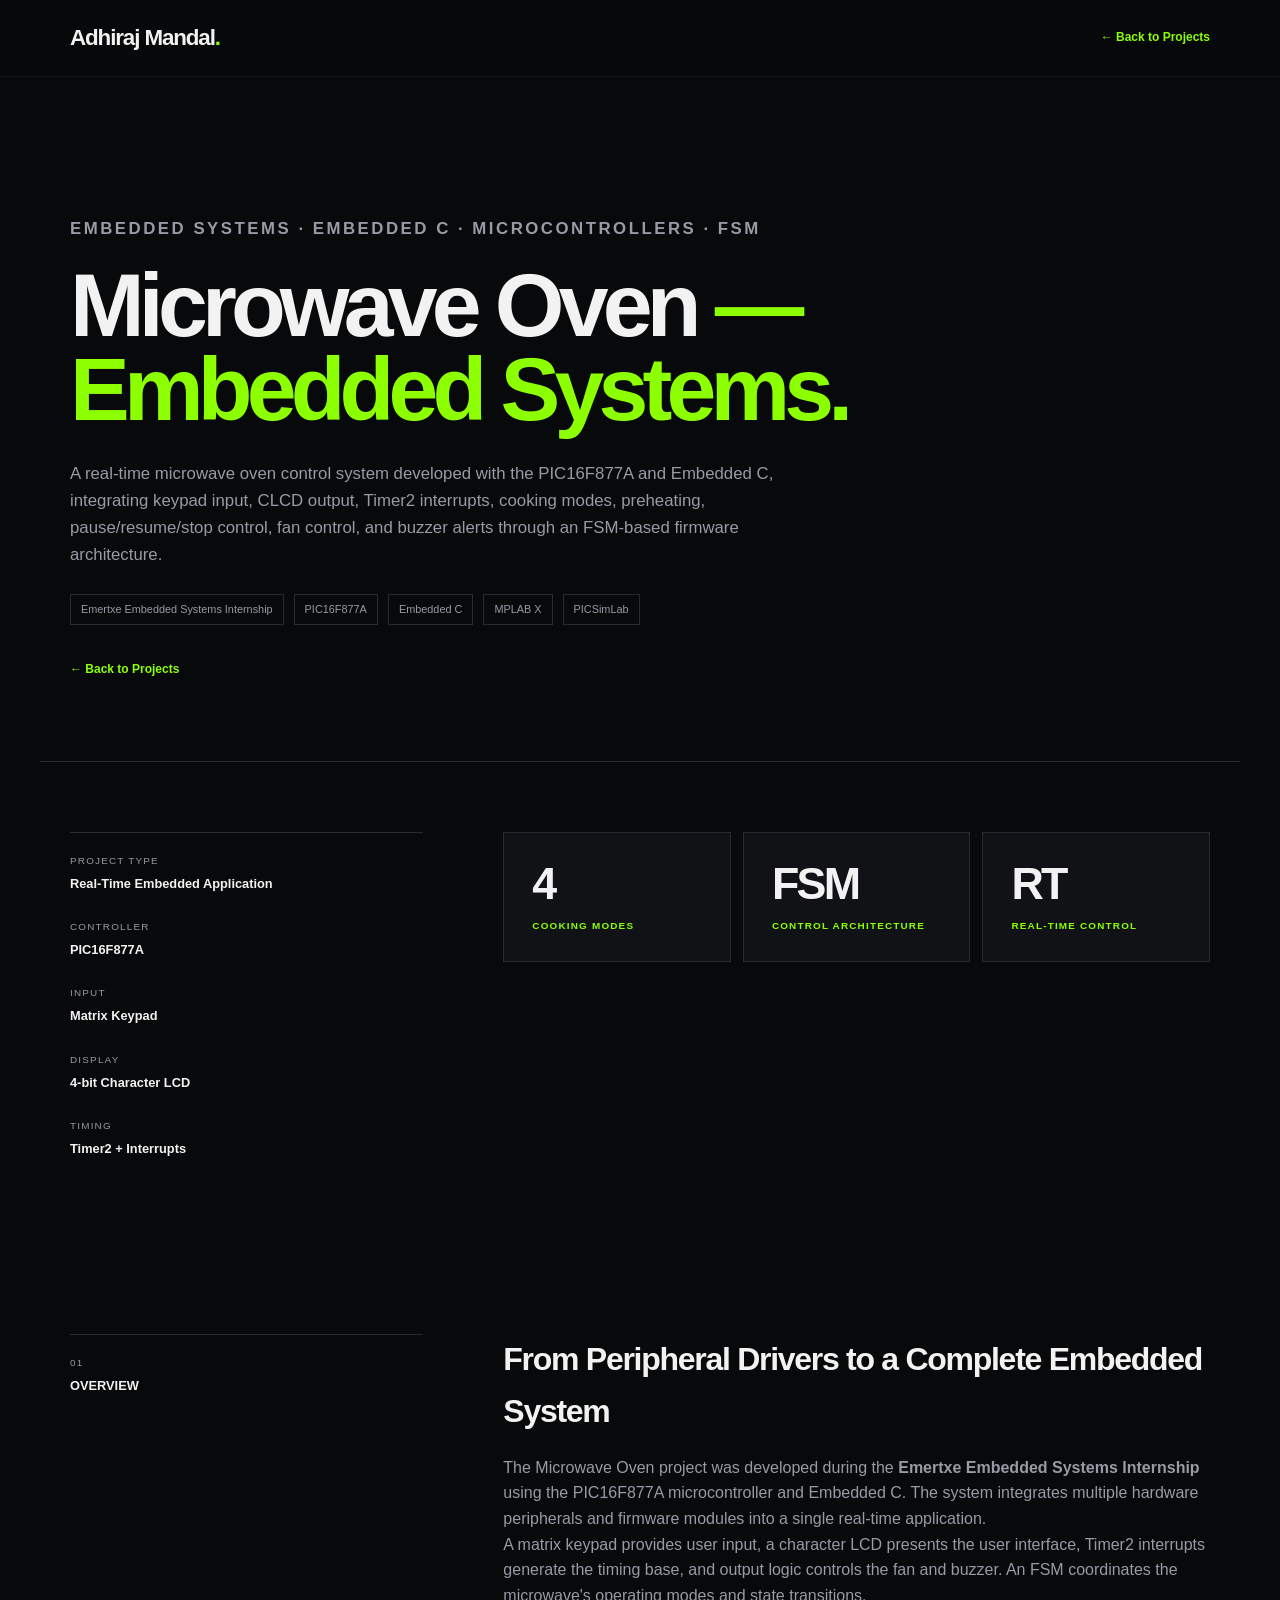
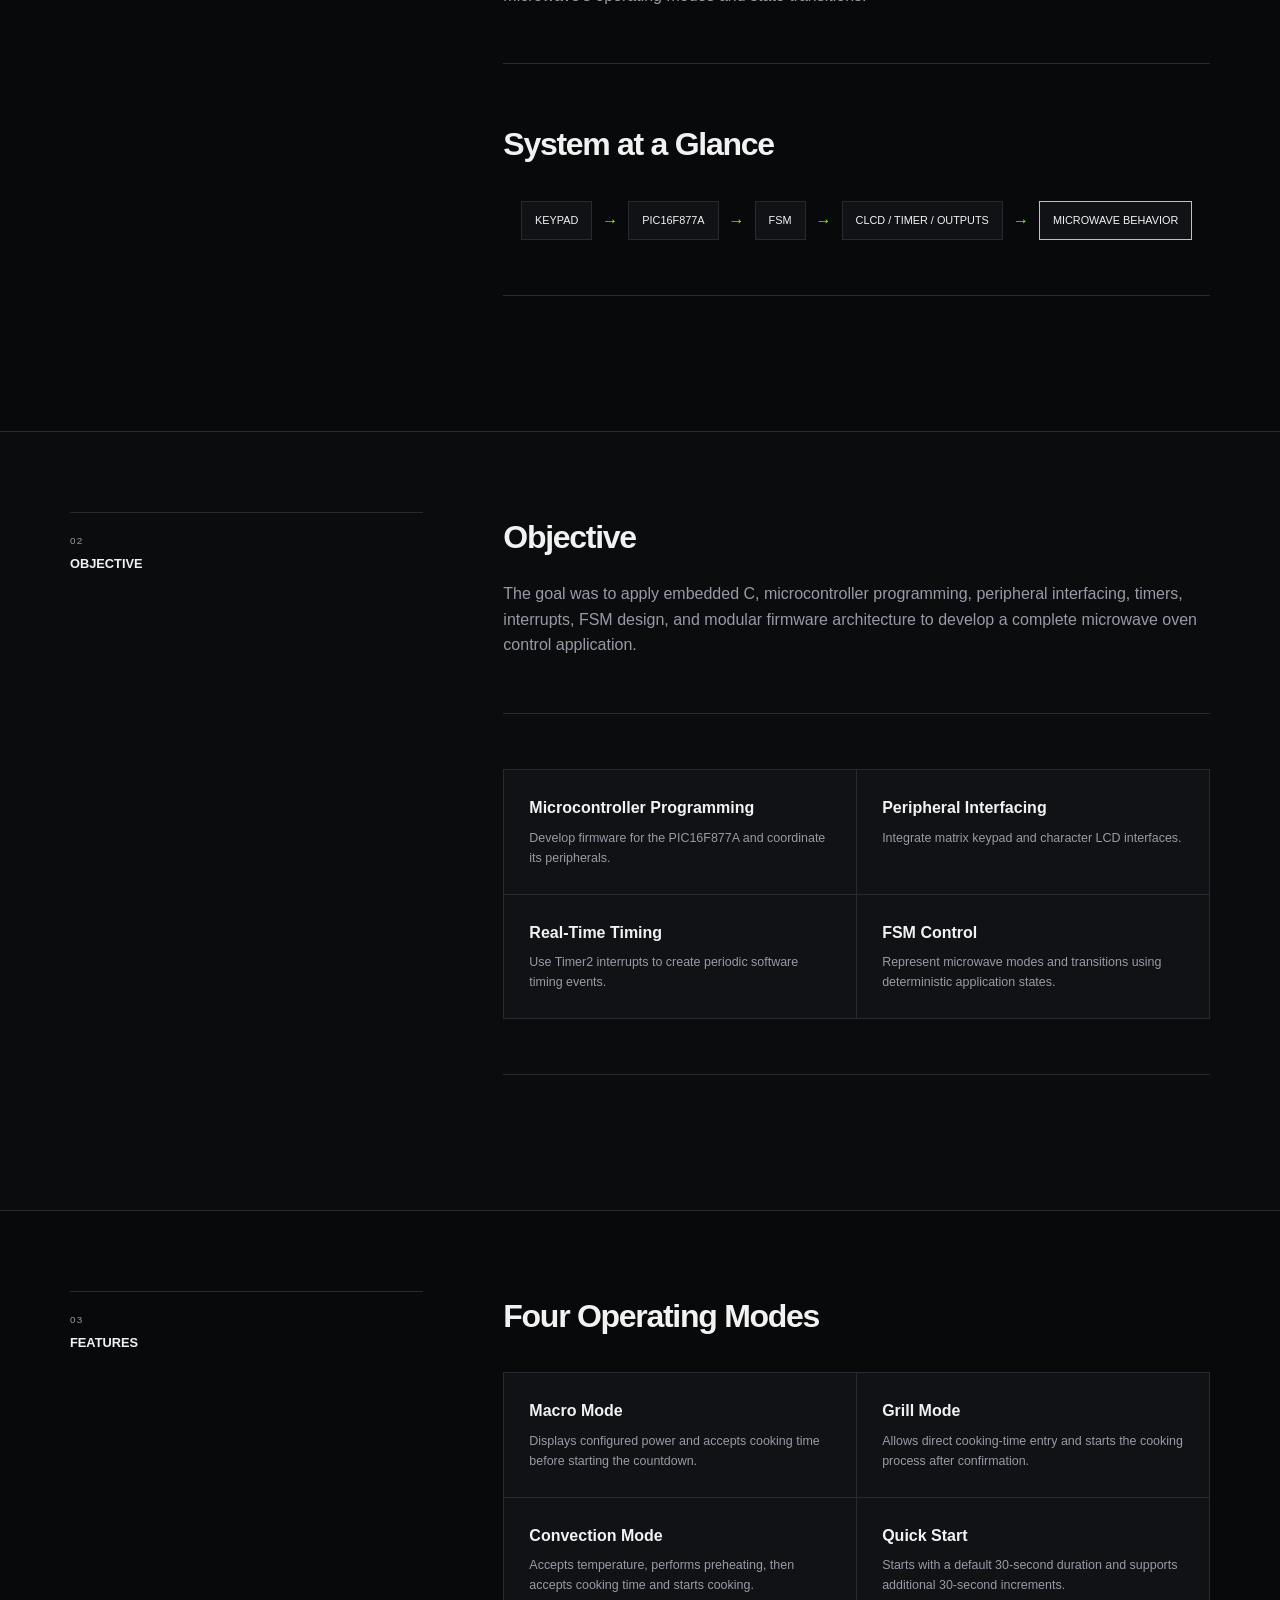
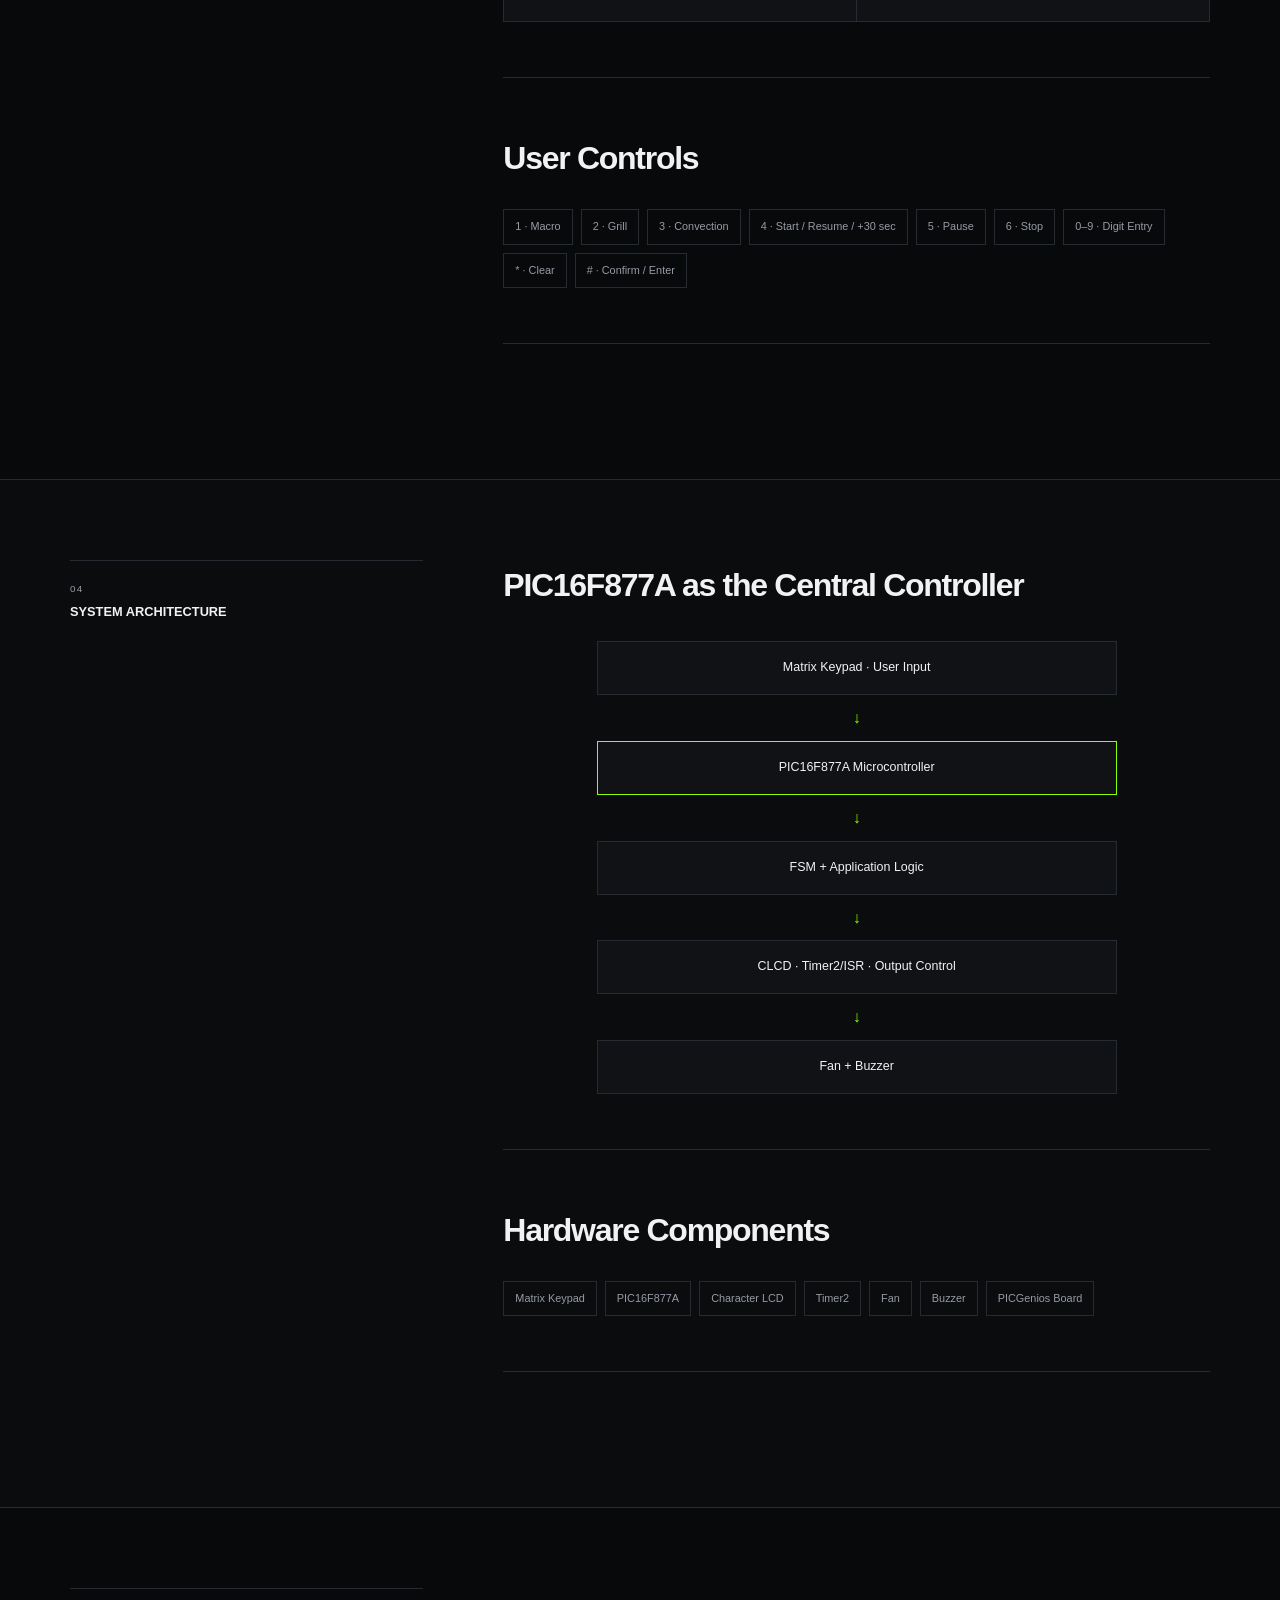
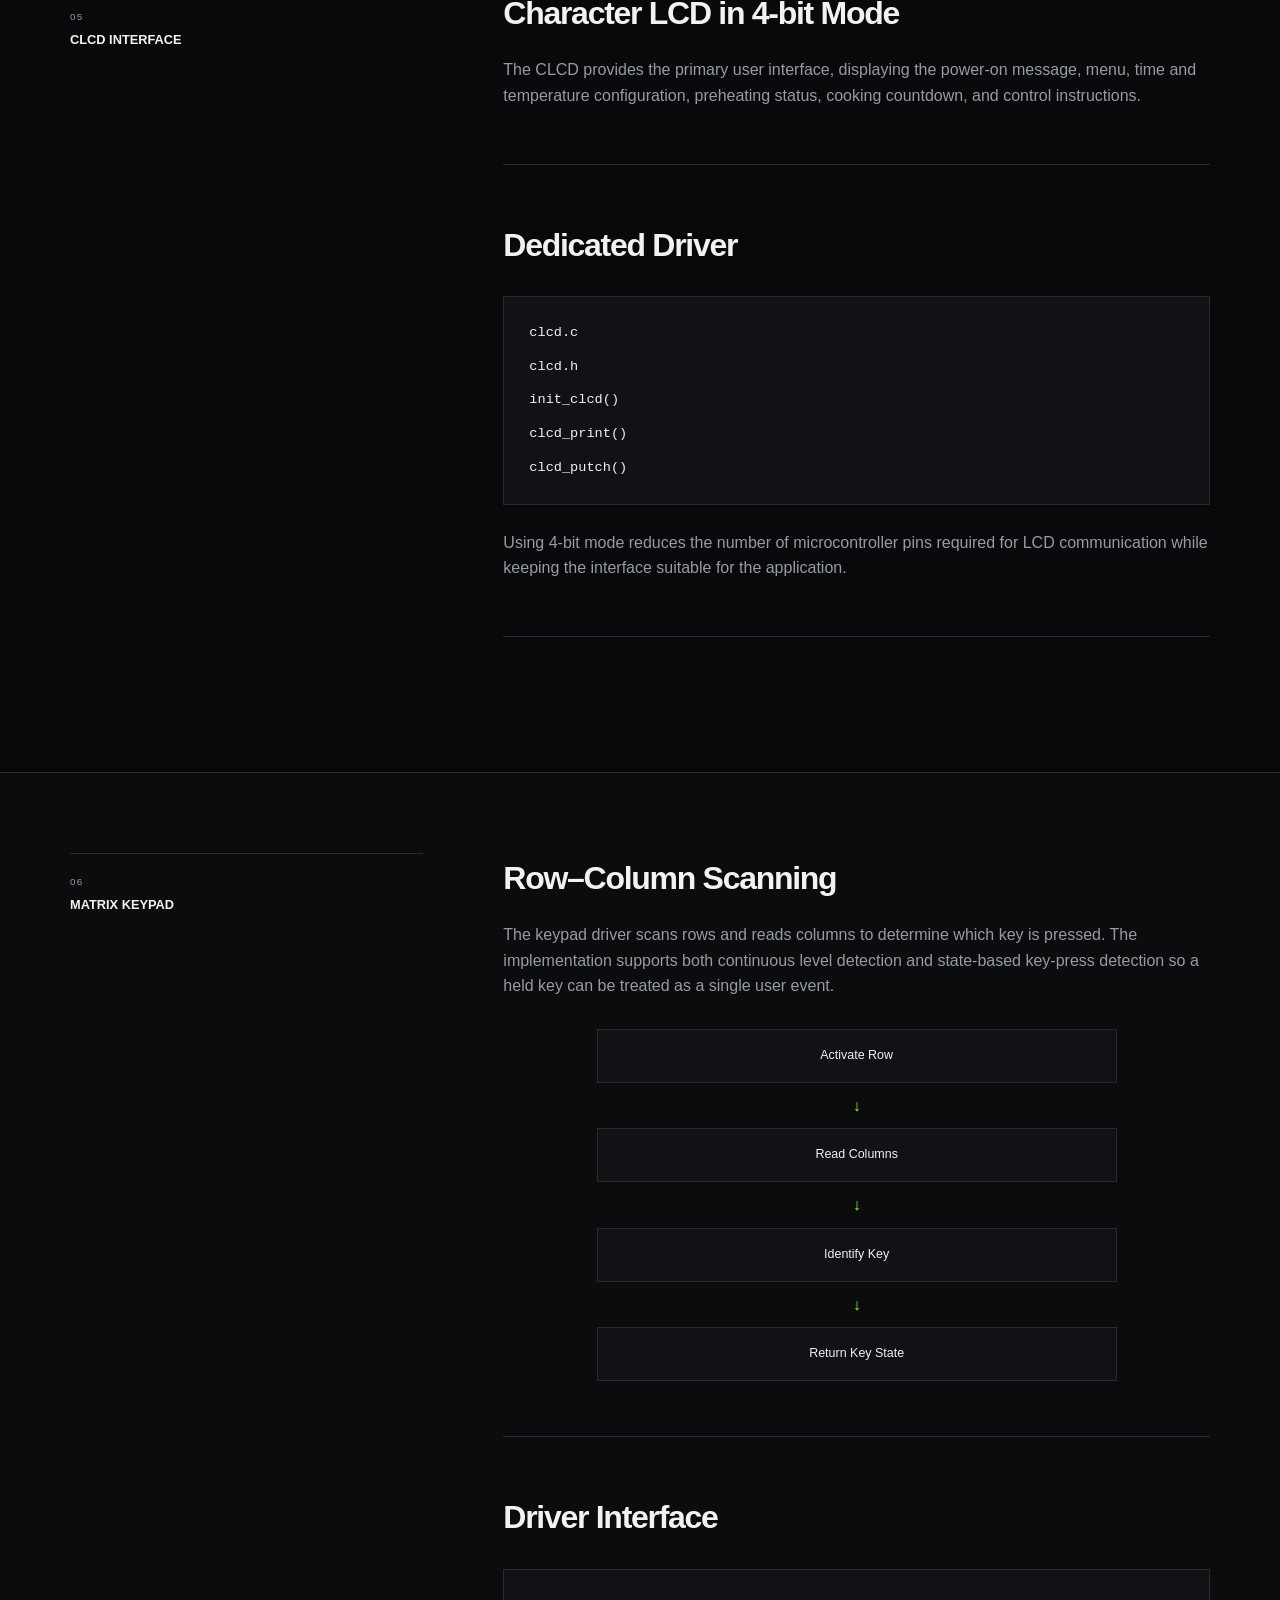
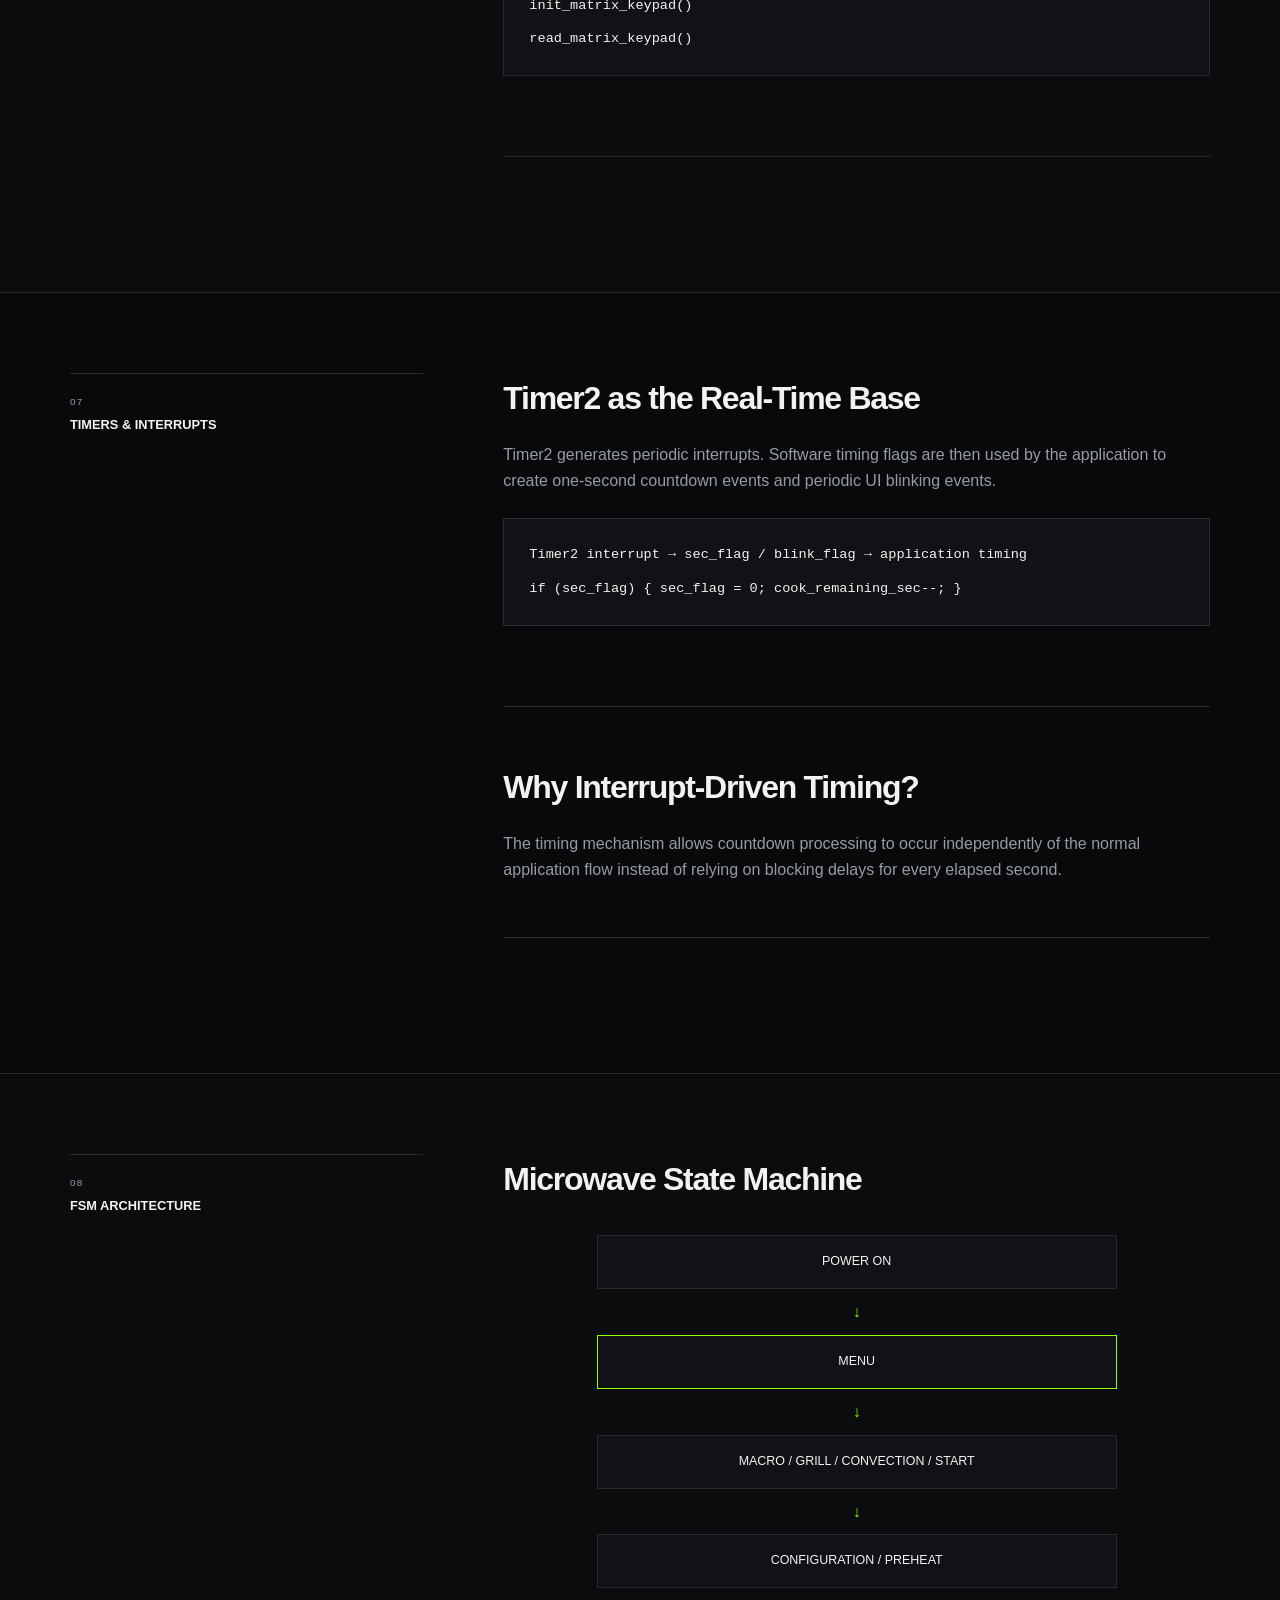
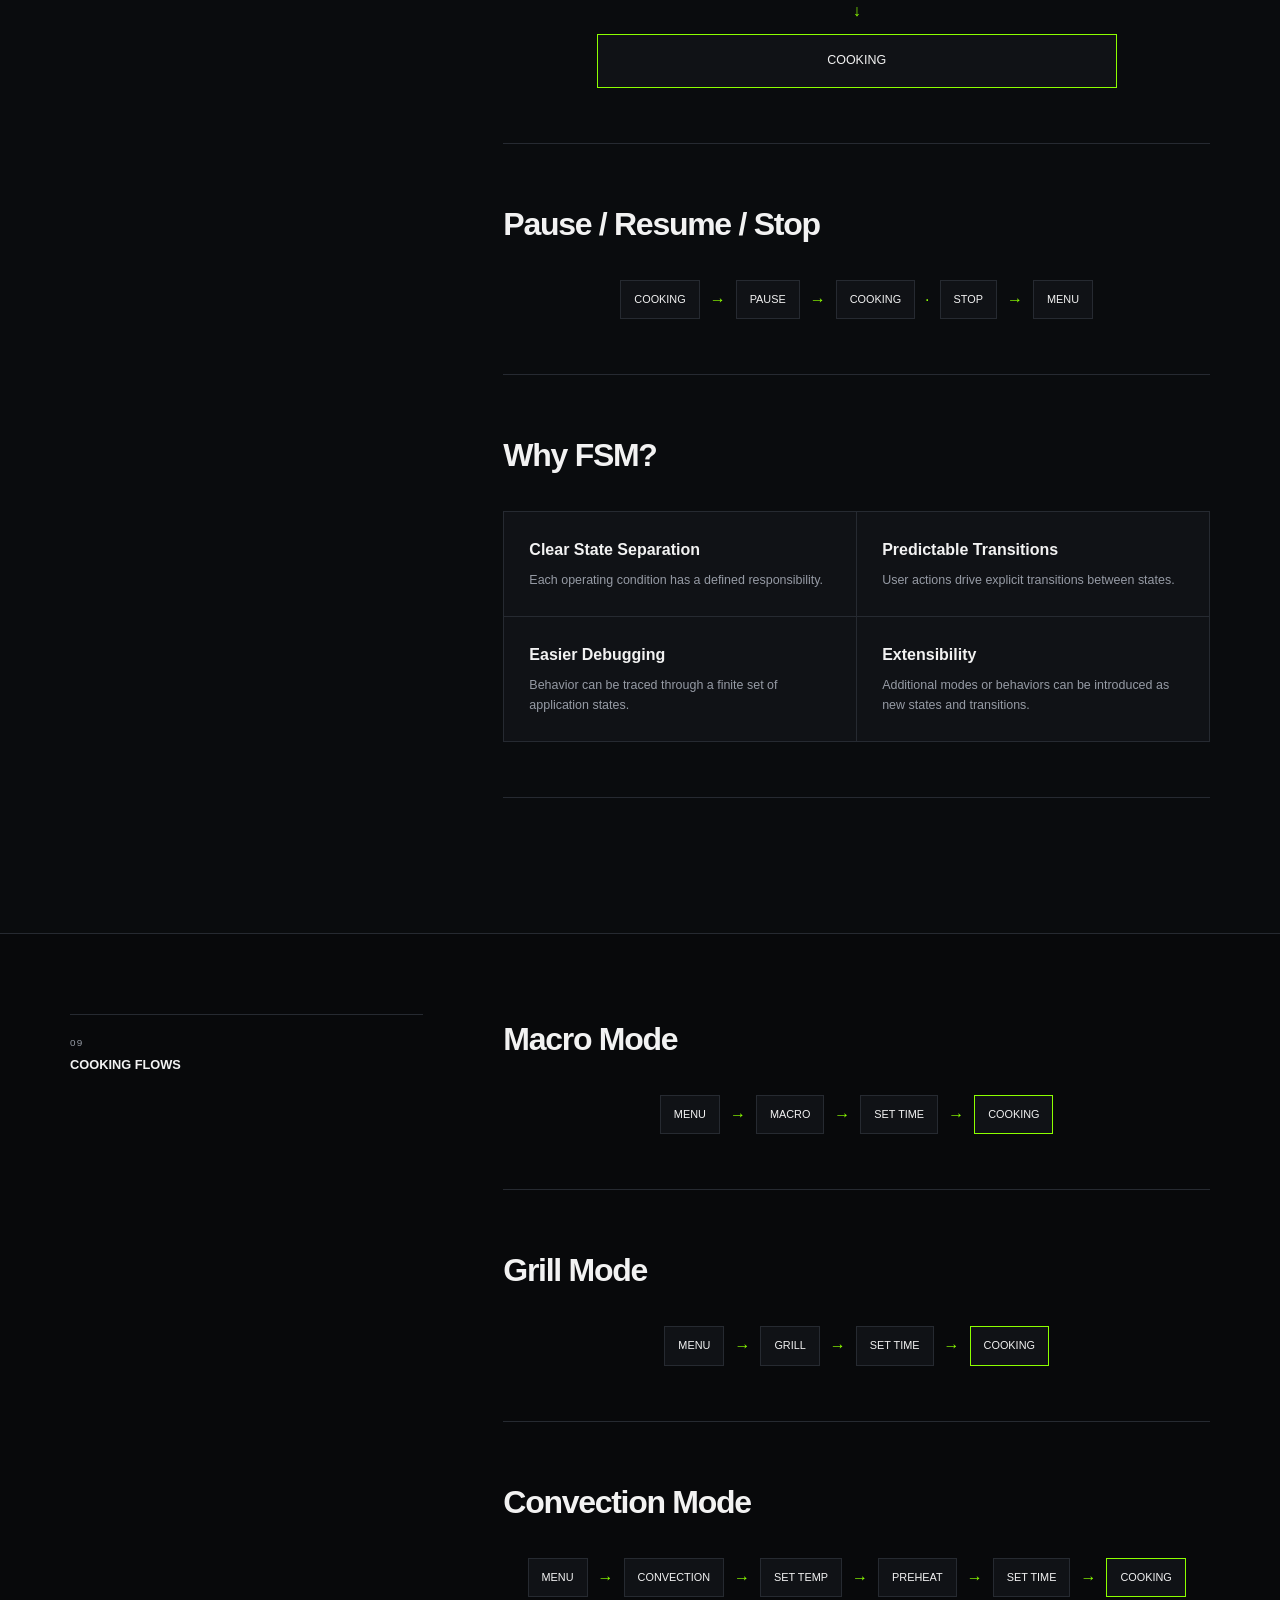
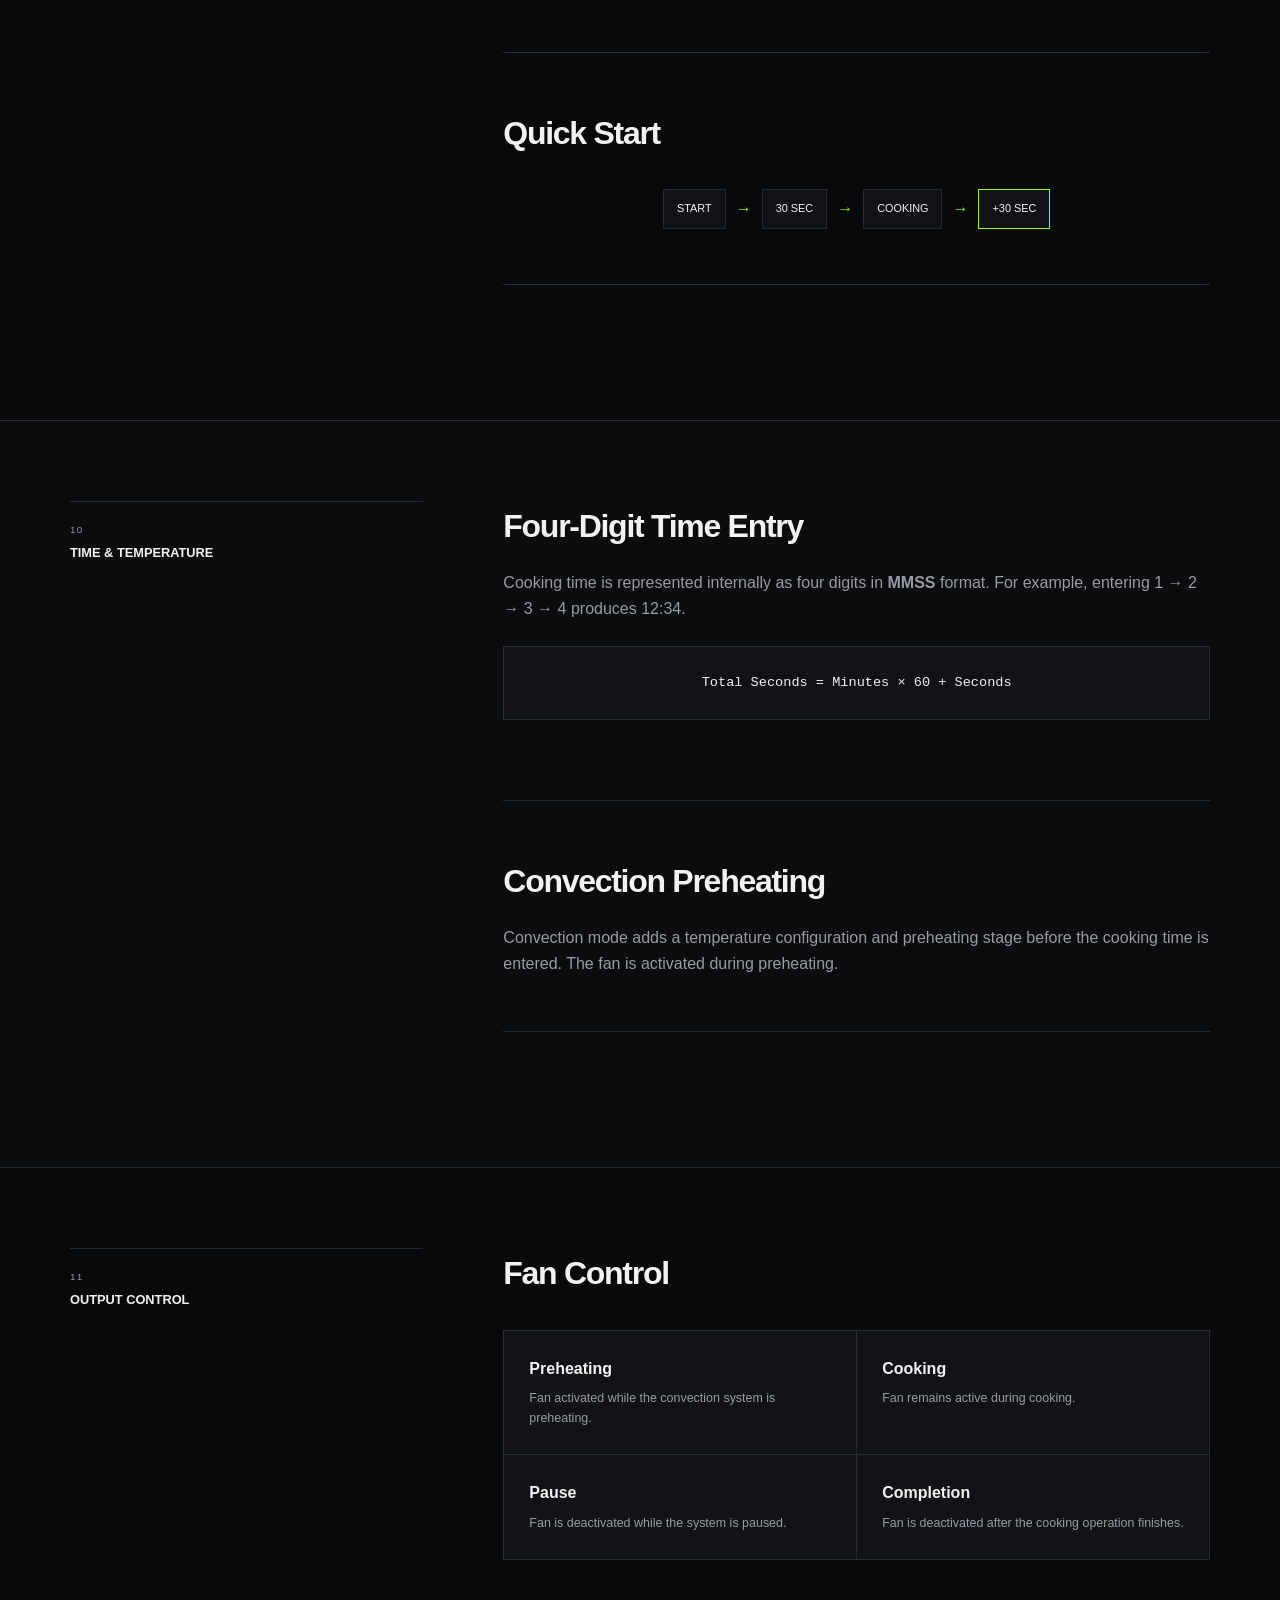
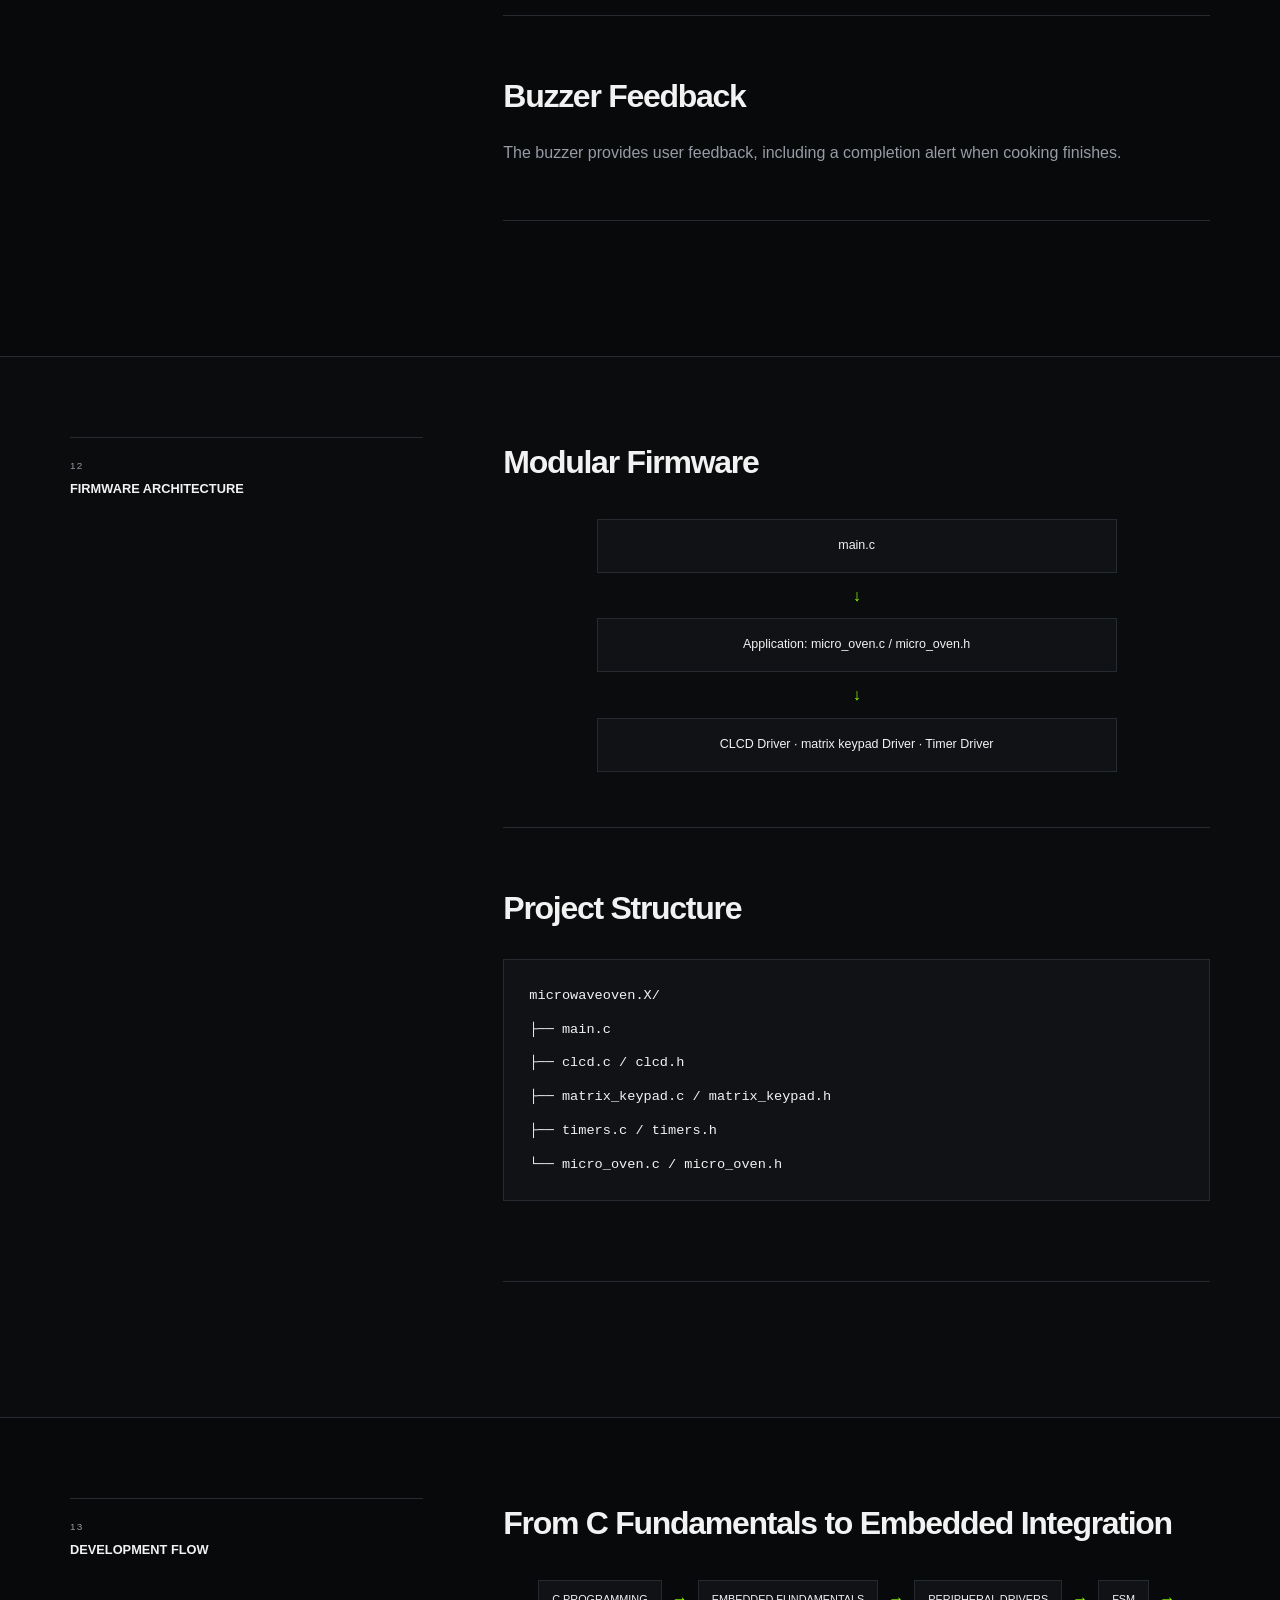
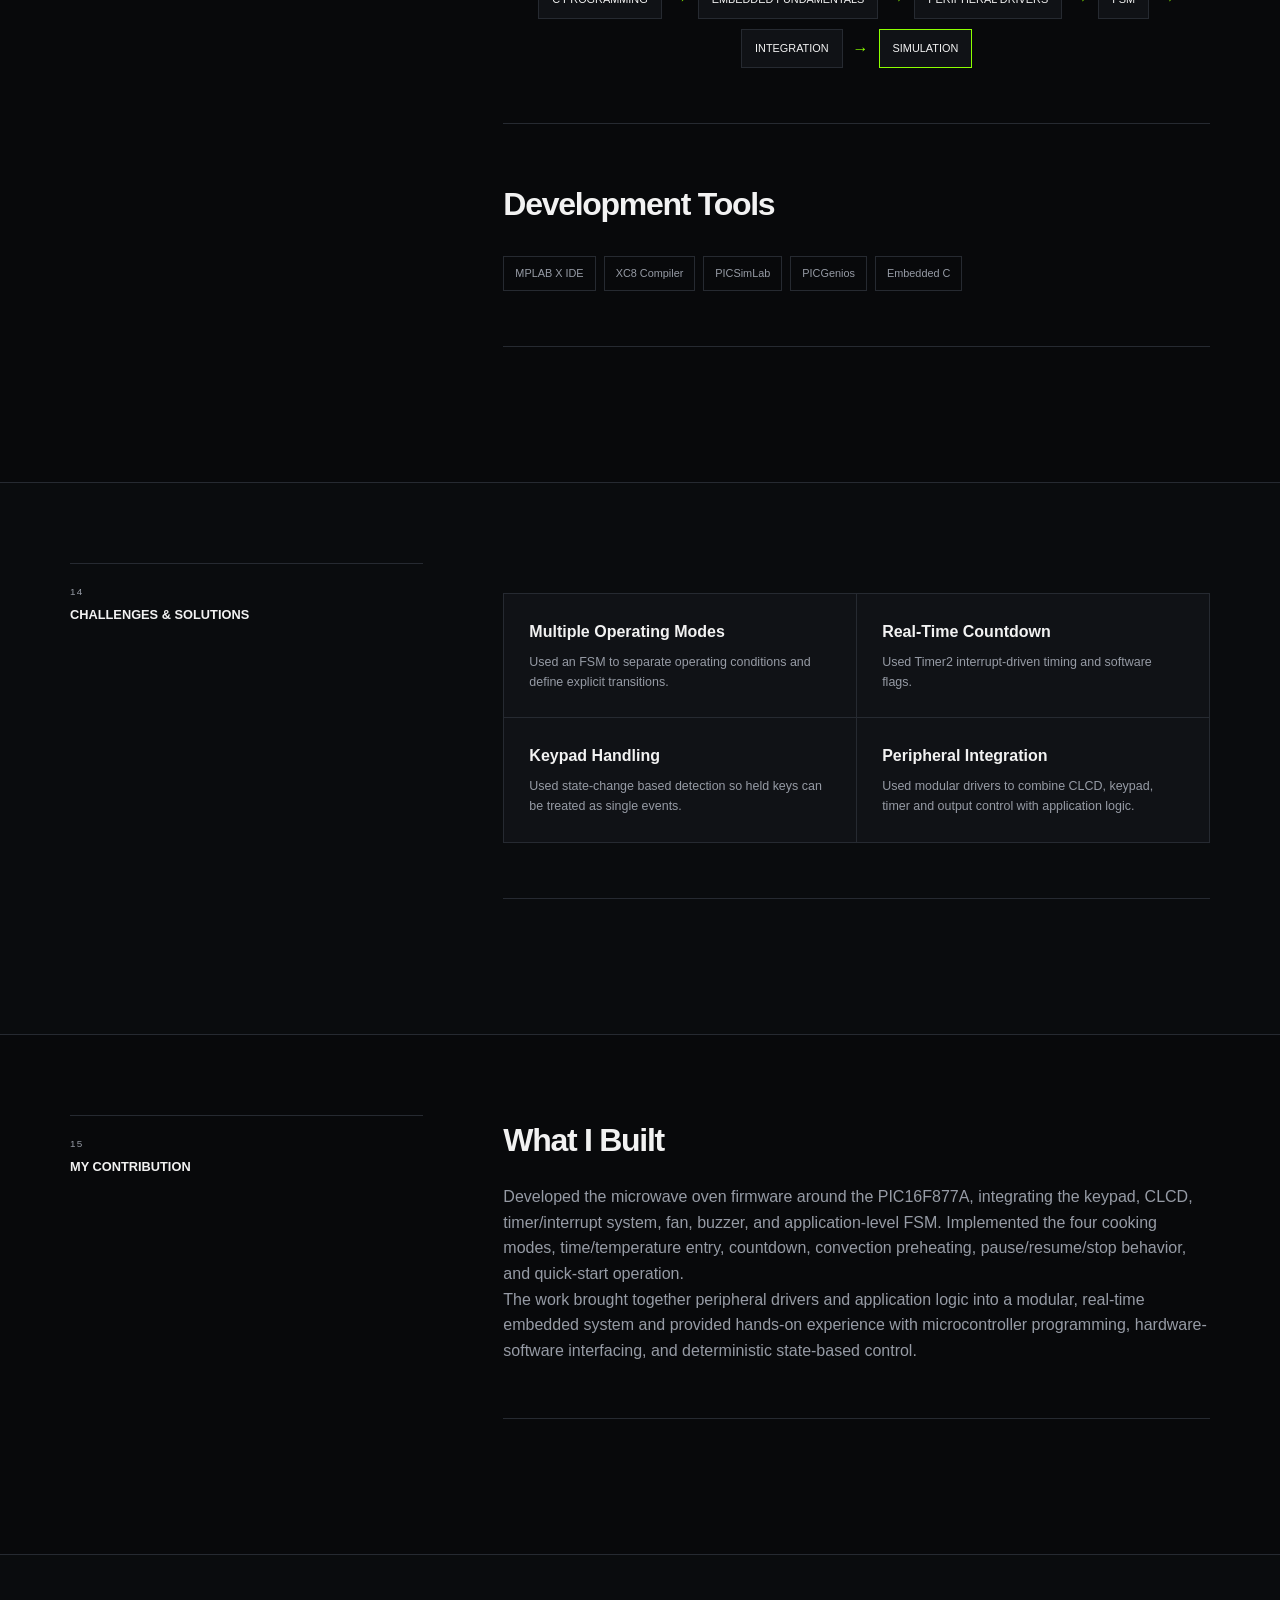
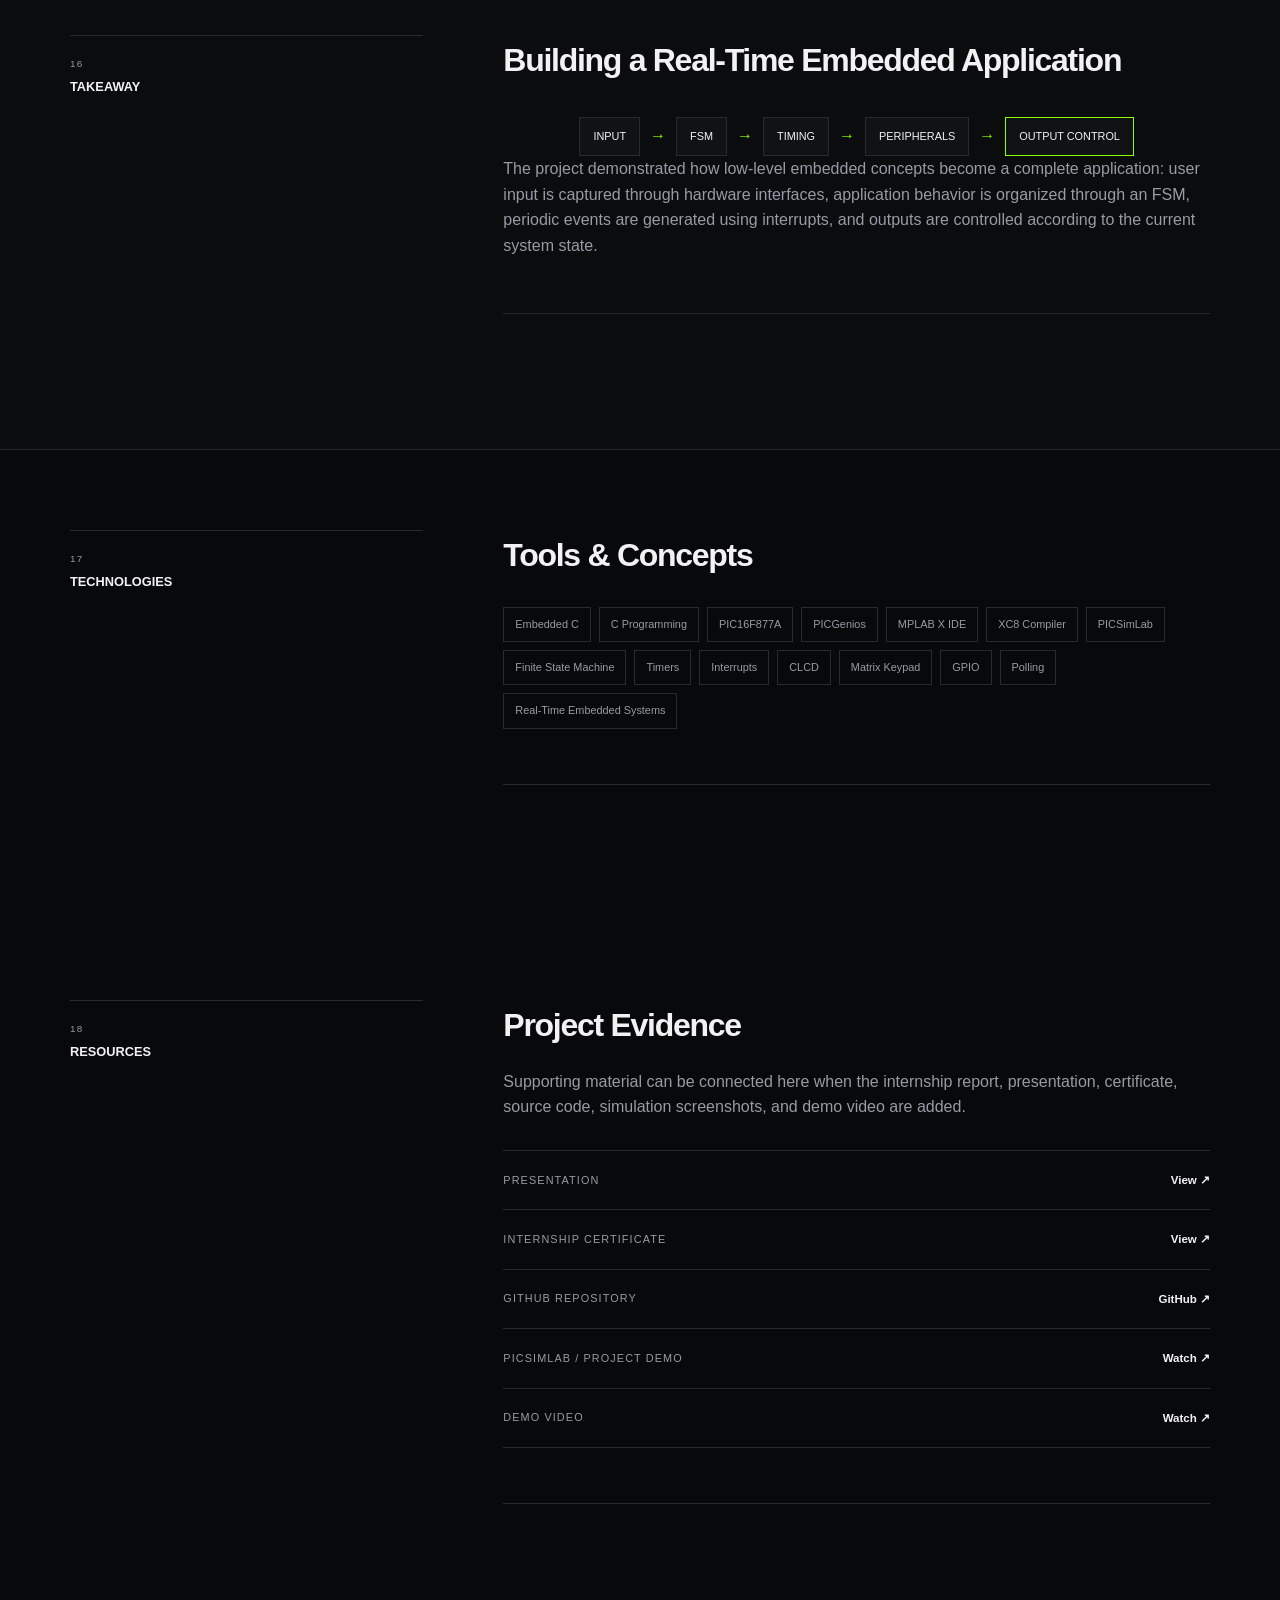
<file: projects/pic16f877a-microwave.html>
<!DOCTYPE html>
<html lang="en">
<head>
<meta charset="UTF-8">
<meta name="viewport" content="width=device-width, initial-scale=1.0">
<meta name="description" content="Real-Time Microwave Oven Control System using PIC16F877A — Adhiraj Mandal.">
<title>Microwave Oven — Embedded Systems | Adhiraj Mandal</title>
<link rel="stylesheet" href="../style.css">
</head>
<body>
<header class="navbar">
  <div class="nav-container">
    <a href="../index.html" class="logo">Adhiraj Mandal<span>.</span></a>
    <a href="../index.html#projects" class="back-link" style="margin:0">← Back to Projects</a>
  </div>
</header>

<main class="detail-main">
<section class="detail-hero">
  <p class="detail-kicker">EMBEDDED SYSTEMS · EMBEDDED C · MICROCONTROLLERS · FSM</p>
  <h1>Microwave Oven <span style="color:var(--accent)">— Embedded Systems.</span></h1>
  <p>
    A real-time microwave oven control system developed with the PIC16F877A and Embedded C,
    integrating keypad input, CLCD output, Timer2 interrupts, cooking modes, preheating,
    pause/resume/stop control, fan control, and buzzer alerts through an FSM-based firmware architecture.
  </p>
  <div class="detail-hero-meta">
    <span>Emertxe Embedded Systems Internship</span><span>PIC16F877A</span>
    <span>Embedded C</span><span>MPLAB X</span><span>PICSimLab</span>
  </div>
  <a href="../index.html#projects" class="back-link">← Back to Projects</a>
</section>

<section class="detail-content detail-highlight-section">
<div class="detail-grid">
<aside class="detail-sidebar">
  <div><span>PROJECT TYPE</span><strong>Real-Time Embedded Application</strong></div>
  <div><span>CONTROLLER</span><strong>PIC16F877A</strong></div>
  <div><span>INPUT</span><strong>Matrix Keypad</strong></div>
  <div><span>DISPLAY</span><strong>4-bit Character LCD</strong></div>
  <div><span>TIMING</span><strong>Timer2 + Interrupts</strong></div>
</aside>
<article class="detail-body">
<div class="metric-callout-grid">
  <div class="metric-callout"><strong>4</strong><span>COOKING MODES</span></div>
  <div class="metric-callout"><strong>FSM</strong><span>CONTROL ARCHITECTURE</span></div>
  <div class="metric-callout"><strong>RT</strong><span>REAL-TIME CONTROL</span></div>
</div>
</article>
</div>
</section>

<section class="detail-content">
<div class="detail-grid">
<aside class="detail-sidebar"><div><span>01</span><strong>OVERVIEW</strong></div></aside>
<article class="detail-body">
<section>
<h2>From Peripheral Drivers to a Complete Embedded System</h2>
<p>
The Microwave Oven project was developed during the <strong>Emertxe Embedded Systems Internship</strong>
using the PIC16F877A microcontroller and Embedded C. The system integrates multiple hardware
peripherals and firmware modules into a single real-time application.
</p>
<p>
A matrix keypad provides user input, a character LCD presents the user interface, Timer2
interrupts generate the timing base, and output logic controls the fan and buzzer. An
FSM coordinates the microwave's operating modes and state transitions.
</p>
</section>
<section>
<h2>System at a Glance</h2>
<div class="pipeline">
<span>KEYPAD</span><i>→</i><span>PIC16F877A</span><i>→</i><span>FSM</span><i>→</i>
<span>CLCD / TIMER / OUTPUTS</span><i>→</i><span>MICROWAVE BEHAVIOR</span>
</div>
</section>
</article>
</div>
</section>

<section class="detail-content detail-band">
<div class="detail-grid">
<aside class="detail-sidebar"><div><span>02</span><strong>OBJECTIVE</strong></div></aside>
<article class="detail-body">
<section>
<h2>Objective</h2>
<p>
The goal was to apply embedded C, microcontroller programming, peripheral interfacing,
timers, interrupts, FSM design, and modular firmware architecture to develop a complete
microwave oven control application.
</p>
</section>
<section>
<div class="feature-list">
<div><strong>Microcontroller Programming</strong><p>Develop firmware for the PIC16F877A and coordinate its peripherals.</p></div>
<div><strong>Peripheral Interfacing</strong><p>Integrate matrix keypad and character LCD interfaces.</p></div>
<div><strong>Real-Time Timing</strong><p>Use Timer2 interrupts to create periodic software timing events.</p></div>
<div><strong>FSM Control</strong><p>Represent microwave modes and transitions using deterministic application states.</p></div>
</div>
</section>
</article>
</div>
</section>

<section class="detail-content">
<div class="detail-grid">
<aside class="detail-sidebar"><div><span>03</span><strong>FEATURES</strong></div></aside>
<article class="detail-body">
<section>
<h2>Four Operating Modes</h2>
<div class="feature-list">
<div><strong>Macro Mode</strong><p>Displays configured power and accepts cooking time before starting the countdown.</p></div>
<div><strong>Grill Mode</strong><p>Allows direct cooking-time entry and starts the cooking process after confirmation.</p></div>
<div><strong>Convection Mode</strong><p>Accepts temperature, performs preheating, then accepts cooking time and starts cooking.</p></div>
<div><strong>Quick Start</strong><p>Starts with a default 30-second duration and supports additional 30-second increments.</p></div>
</div>
</section>
<section>
<h2>User Controls</h2>
<div class="large-tags">
<span>1 · Macro</span><span>2 · Grill</span><span>3 · Convection</span>
<span>4 · Start / Resume / +30 sec</span><span>5 · Pause</span><span>6 · Stop</span>
<span>0–9 · Digit Entry</span><span>* · Clear</span><span># · Confirm / Enter</span>
</div>
</section>
</article>
</div>
</section>

<section class="detail-content detail-band">
<div class="detail-grid">
<aside class="detail-sidebar"><div><span>04</span><strong>SYSTEM ARCHITECTURE</strong></div></aside>
<article class="detail-body">
<section>
<h2>PIC16F877A as the Central Controller</h2>
<div class="architecture-stack">
<div>Matrix Keypad · User Input</div><i>↓</i>
<div class="accent-box">PIC16F877A Microcontroller</div><i>↓</i>
<div>FSM + Application Logic</div><i>↓</i>
<div>CLCD · Timer2/ISR · Output Control</div><i>↓</i>
<div>Fan + Buzzer</div>
</div>
</section>
<section>
<h2>Hardware Components</h2>
<div class="large-tags">
<span>Matrix Keypad</span><span>PIC16F877A</span><span>Character LCD</span>
<span>Timer2</span><span>Fan</span><span>Buzzer</span><span>PICGenios Board</span>
</div>
</section>
</article>
</div>
</section>

<section class="detail-content">
<div class="detail-grid">
<aside class="detail-sidebar"><div><span>05</span><strong>CLCD INTERFACE</strong></div></aside>
<article class="detail-body">
<section>
<h2>Character LCD in 4-bit Mode</h2>
<p>
The CLCD provides the primary user interface, displaying the power-on message, menu,
time and temperature configuration, preheating status, cooking countdown, and control
instructions.
</p>
</section>
<section>
<h2>Dedicated Driver</h2>
<div class="equation-box">
<code>clcd.c</code><code>clcd.h</code>
<code>init_clcd()</code><code>clcd_print()</code><code>clcd_putch()</code>
</div>
<p>
Using 4-bit mode reduces the number of microcontroller pins required for LCD communication
while keeping the interface suitable for the application.
</p>
</section>
</article>
</div>
</section>

<section class="detail-content detail-band">
<div class="detail-grid">
<aside class="detail-sidebar"><div><span>06</span><strong>MATRIX KEYPAD</strong></div></aside>
<article class="detail-body">
<section>
<h2>Row–Column Scanning</h2>
<p>
The keypad driver scans rows and reads columns to determine which key is pressed.
The implementation supports both continuous level detection and state-based key-press
detection so a held key can be treated as a single user event.
</p>
<div class="flow-diagram">
<div>Activate Row</div><i>↓</i><div>Read Columns</div><i>↓</i>
<div>Identify Key</div><i>↓</i><div>Return Key State</div>
</div>
</section>
<section>
<h2>Driver Interface</h2>
<div class="equation-box"><code>init_matrix_keypad()</code><code>read_matrix_keypad()</code></div>
</section>
</article>
</div>
</section>

<section class="detail-content">
<div class="detail-grid">
<aside class="detail-sidebar"><div><span>07</span><strong>TIMERS & INTERRUPTS</strong></div></aside>
<article class="detail-body">
<section>
<h2>Timer2 as the Real-Time Base</h2>
<p>
Timer2 generates periodic interrupts. Software timing flags are then used by the
application to create one-second countdown events and periodic UI blinking events.
</p>
<div class="equation-box">
<code>Timer2 interrupt → sec_flag / blink_flag → application timing</code>
<code>if (sec_flag) { sec_flag = 0; cook_remaining_sec--; }</code>
</div>
</section>
<section>
<h2>Why Interrupt-Driven Timing?</h2>
<p>
The timing mechanism allows countdown processing to occur independently of the normal
application flow instead of relying on blocking delays for every elapsed second.
</p>
</section>
</article>
</div>
</section>

<section class="detail-content detail-band">
<div class="detail-grid">
<aside class="detail-sidebar"><div><span>08</span><strong>FSM ARCHITECTURE</strong></div></aside>
<article class="detail-body">
<section>
<h2>Microwave State Machine</h2>
<div class="architecture-stack">
<div>POWER ON</div><i>↓</i><div class="accent-box">MENU</div><i>↓</i>
<div>MACRO / GRILL / CONVECTION / START</div><i>↓</i>
<div>CONFIGURATION / PREHEAT</div><i>↓</i><div class="accent-box">COOKING</div>
</div>
</section>
<section>
<h2>Pause / Resume / Stop</h2>
<div class="state-flow">
<span>COOKING</span><i>→</i><span>PAUSE</span><i>→</i><span>COOKING</span>
<i>·</i><span>STOP</span><i>→</i><span>MENU</span>
</div>
</section>
<section>
<h2>Why FSM?</h2>
<div class="feature-list">
<div><strong>Clear State Separation</strong><p>Each operating condition has a defined responsibility.</p></div>
<div><strong>Predictable Transitions</strong><p>User actions drive explicit transitions between states.</p></div>
<div><strong>Easier Debugging</strong><p>Behavior can be traced through a finite set of application states.</p></div>
<div><strong>Extensibility</strong><p>Additional modes or behaviors can be introduced as new states and transitions.</p></div>
</div>
</section>
</article>
</div>
</section>

<section class="detail-content">
<div class="detail-grid">
<aside class="detail-sidebar"><div><span>09</span><strong>COOKING FLOWS</strong></div></aside>
<article class="detail-body">
<section>
<h2>Macro Mode</h2>
<div class="pipeline"><span>MENU</span><i>→</i><span>MACRO</span><i>→</i><span>SET TIME</span><i>→</i><span>COOKING</span></div>
</section>
<section>
<h2>Grill Mode</h2>
<div class="pipeline"><span>MENU</span><i>→</i><span>GRILL</span><i>→</i><span>SET TIME</span><i>→</i><span>COOKING</span></div>
</section>
<section>
<h2>Convection Mode</h2>
<div class="pipeline"><span>MENU</span><i>→</i><span>CONVECTION</span><i>→</i><span>SET TEMP</span><i>→</i><span>PREHEAT</span><i>→</i><span>SET TIME</span><i>→</i><span>COOKING</span></div>
</section>
<section>
<h2>Quick Start</h2>
<div class="pipeline"><span>START</span><i>→</i><span>30 SEC</span><i>→</i><span>COOKING</span><i>→</i><span>+30 SEC</span></div>
</section>
</article>
</div>
</section>

<section class="detail-content detail-band">
<div class="detail-grid">
<aside class="detail-sidebar"><div><span>10</span><strong>TIME & TEMPERATURE</strong></div></aside>
<article class="detail-body">
<section>
<h2>Four-Digit Time Entry</h2>
<p>
Cooking time is represented internally as four digits in <strong>MMSS</strong> format.
For example, entering 1 → 2 → 3 → 4 produces 12:34.
</p>
<div class="equation-box centered-equation"><code>Total Seconds = Minutes × 60 + Seconds</code></div>
</section>
<section>
<h2>Convection Preheating</h2>
<p>
Convection mode adds a temperature configuration and preheating stage before the cooking
time is entered. The fan is activated during preheating.
</p>
</section>
</article>
</div>
</section>

<section class="detail-content">
<div class="detail-grid">
<aside class="detail-sidebar"><div><span>11</span><strong>OUTPUT CONTROL</strong></div></aside>
<article class="detail-body">
<section>
<h2>Fan Control</h2>
<div class="feature-list">
<div><strong>Preheating</strong><p>Fan activated while the convection system is preheating.</p></div>
<div><strong>Cooking</strong><p>Fan remains active during cooking.</p></div>
<div><strong>Pause</strong><p>Fan is deactivated while the system is paused.</p></div>
<div><strong>Completion</strong><p>Fan is deactivated after the cooking operation finishes.</p></div>
</div>
</section>
<section>
<h2>Buzzer Feedback</h2>
<p>The buzzer provides user feedback, including a completion alert when cooking finishes.</p>
</section>
</article>
</div>
</section>

<section class="detail-content detail-band">
<div class="detail-grid">
<aside class="detail-sidebar"><div><span>12</span><strong>FIRMWARE ARCHITECTURE</strong></div></aside>
<article class="detail-body">
<section>
<h2>Modular Firmware</h2>
<div class="architecture-stack">
<div>main.c</div><i>↓</i>
<div>Application: micro_oven.c / micro_oven.h</div><i>↓</i>
<div>CLCD Driver · matrix keypad Driver · Timer Driver</div>
</div>
</section>
<section>
<h2>Project Structure</h2>
<div class="equation-box">
<code>microwaveoven.X/</code>
<code>├── main.c</code>
<code>├── clcd.c / clcd.h</code>
<code>├── matrix_keypad.c / matrix_keypad.h</code>
<code>├── timers.c / timers.h</code>
<code>└── micro_oven.c / micro_oven.h</code>
</div>
</section>
</article>
</div>
</section>

<section class="detail-content">
<div class="detail-grid">
<aside class="detail-sidebar"><div><span>13</span><strong>DEVELOPMENT FLOW</strong></div></aside>
<article class="detail-body">
<section>
<h2>From C Fundamentals to Embedded Integration</h2>
<div class="pipeline">
<span>C PROGRAMMING</span><i>→</i><span>EMBEDDED FUNDAMENTALS</span><i>→</i>
<span>PERIPHERAL DRIVERS</span><i>→</i><span>FSM</span><i>→</i>
<span>INTEGRATION</span><i>→</i><span>SIMULATION</span>
</div>
</section>
<section>
<h2>Development Tools</h2>
<div class="large-tags">
<span>MPLAB X IDE</span><span>XC8 Compiler</span><span>PICSimLab</span>
<span>PICGenios</span><span>Embedded C</span>
</div>
</section>
</article>
</div>
</section>

<section class="detail-content detail-band">
<div class="detail-grid">
<aside class="detail-sidebar"><div><span>14</span><strong>CHALLENGES & SOLUTIONS</strong></div></aside>
<article class="detail-body">
<section>
<div class="feature-list">
<div><strong>Multiple Operating Modes</strong><p>Used an FSM to separate operating conditions and define explicit transitions.</p></div>
<div><strong>Real-Time Countdown</strong><p>Used Timer2 interrupt-driven timing and software flags.</p></div>
<div><strong>Keypad Handling</strong><p>Used state-change based detection so held keys can be treated as single events.</p></div>
<div><strong>Peripheral Integration</strong><p>Used modular drivers to combine CLCD, keypad, timer and output control with application logic.</p></div>
</div>
</section>
</article>
</div>
</section>

<section class="detail-content">
<div class="detail-grid">
<aside class="detail-sidebar"><div><span>15</span><strong>MY CONTRIBUTION</strong></div></aside>
<article class="detail-body">
<section>
<h2>What I Built</h2>
<p>
Developed the microwave oven firmware around the PIC16F877A, integrating the keypad,
CLCD, timer/interrupt system, fan, buzzer, and application-level FSM. Implemented the
four cooking modes, time/temperature entry, countdown, convection preheating,
pause/resume/stop behavior, and quick-start operation.
</p>
<p>
The work brought together peripheral drivers and application logic into a modular,
real-time embedded system and provided hands-on experience with microcontroller
programming, hardware-software interfacing, and deterministic state-based control.
</p>
</section>
</article>
</div>
</section>

<section class="detail-content detail-band">
<div class="detail-grid">
<aside class="detail-sidebar"><div><span>16</span><strong>TAKEAWAY</strong></div></aside>
<article class="detail-body">
<section>
<h2>Building a Real-Time Embedded Application</h2>
<div class="pipeline">
<span>INPUT</span><i>→</i><span>FSM</span><i>→</i><span>TIMING</span><i>→</i>
<span>PERIPHERALS</span><i>→</i><span>OUTPUT CONTROL</span>
</div>
<p>
The project demonstrated how low-level embedded concepts become a complete application:
user input is captured through hardware interfaces, application behavior is organized
through an FSM, periodic events are generated using interrupts, and outputs are controlled
according to the current system state.
</p>
</section>
</article>
</div>
</section>

<section class="detail-content">
<div class="detail-grid">
<aside class="detail-sidebar"><div><span>17</span><strong>TECHNOLOGIES</strong></div></aside>
<article class="detail-body">
<section>
<h2>Tools & Concepts</h2>
<div class="large-tags">
<span>Embedded C</span><span>C Programming</span><span>PIC16F877A</span>
<span>PICGenios</span><span>MPLAB X IDE</span><span>XC8 Compiler</span>
<span>PICSimLab</span><span>Finite State Machine</span><span>Timers</span>
<span>Interrupts</span><span>CLCD</span><span>Matrix Keypad</span>
<span>GPIO</span><span>Polling</span><span>Real-Time Embedded Systems</span>
</div>
</section>
</article>
</div>
</section>

<section class="detail-content detail-resources">
<div class="detail-grid">
<aside class="detail-sidebar"><div><span>18</span><strong>RESOURCES</strong></div></aside>
<article class="detail-body">
<section>
<h2>Project Evidence</h2>
<p>
Supporting material can be connected here when the internship report, presentation,
certificate, source code, simulation screenshots, and demo video are added.
</p>
<div class="resource-list">

<a href="https://drive.google.com/file/d/1-7MpkmGyIoORGXzvuOq91Yv0GZeY7B5L/view?usp=drive_link" class="resource-item"><span>PRESENTATION</span><strong>View ↗</strong></a>
<a href="https://drive.google.com/file/d/1ENJ3sxgCgyfJr_BeFmeBph8Wu2ziegkr/view?usp=drive_link" class="resource-item"><span>INTERNSHIP CERTIFICATE</span><strong>View ↗</strong></a>
<a href="https://github.com/Adhiraj-Mandal/pic16f877a-microwave-oven-controller" class="resource-item"><span>GITHUB REPOSITORY</span><strong>GitHub ↗</strong></a>
<a href="https://youtu.be/58BktEQsVQg?si=Q4izbW8ttO02FuIG" class="resource-item"><span>PICSIMLAB / PROJECT DEMO</span><strong>Watch ↗</strong></a>
<a href="https://youtu.be/58BktEQsVQg?si=Q4izbW8ttO02FuIG" class="resource-item"><span>DEMO VIDEO</span><strong>Watch ↗</strong></a>
</div>
</section>
</article>
</div>
</section>

<section class="project-nav">
<a href="image-classification.html">← Previous Project</a>
<a href="../index.html#projects">Back to Projects →</a>
</section>
</main>

<footer>
<div class="footer-container">
<p>© 2026 Adhiraj Mandal</p>
<p>AI Hardware · VLSI · Computer Architecture · Efficient ML Systems</p>
</div>
</footer>
</body>
</html>
</file>
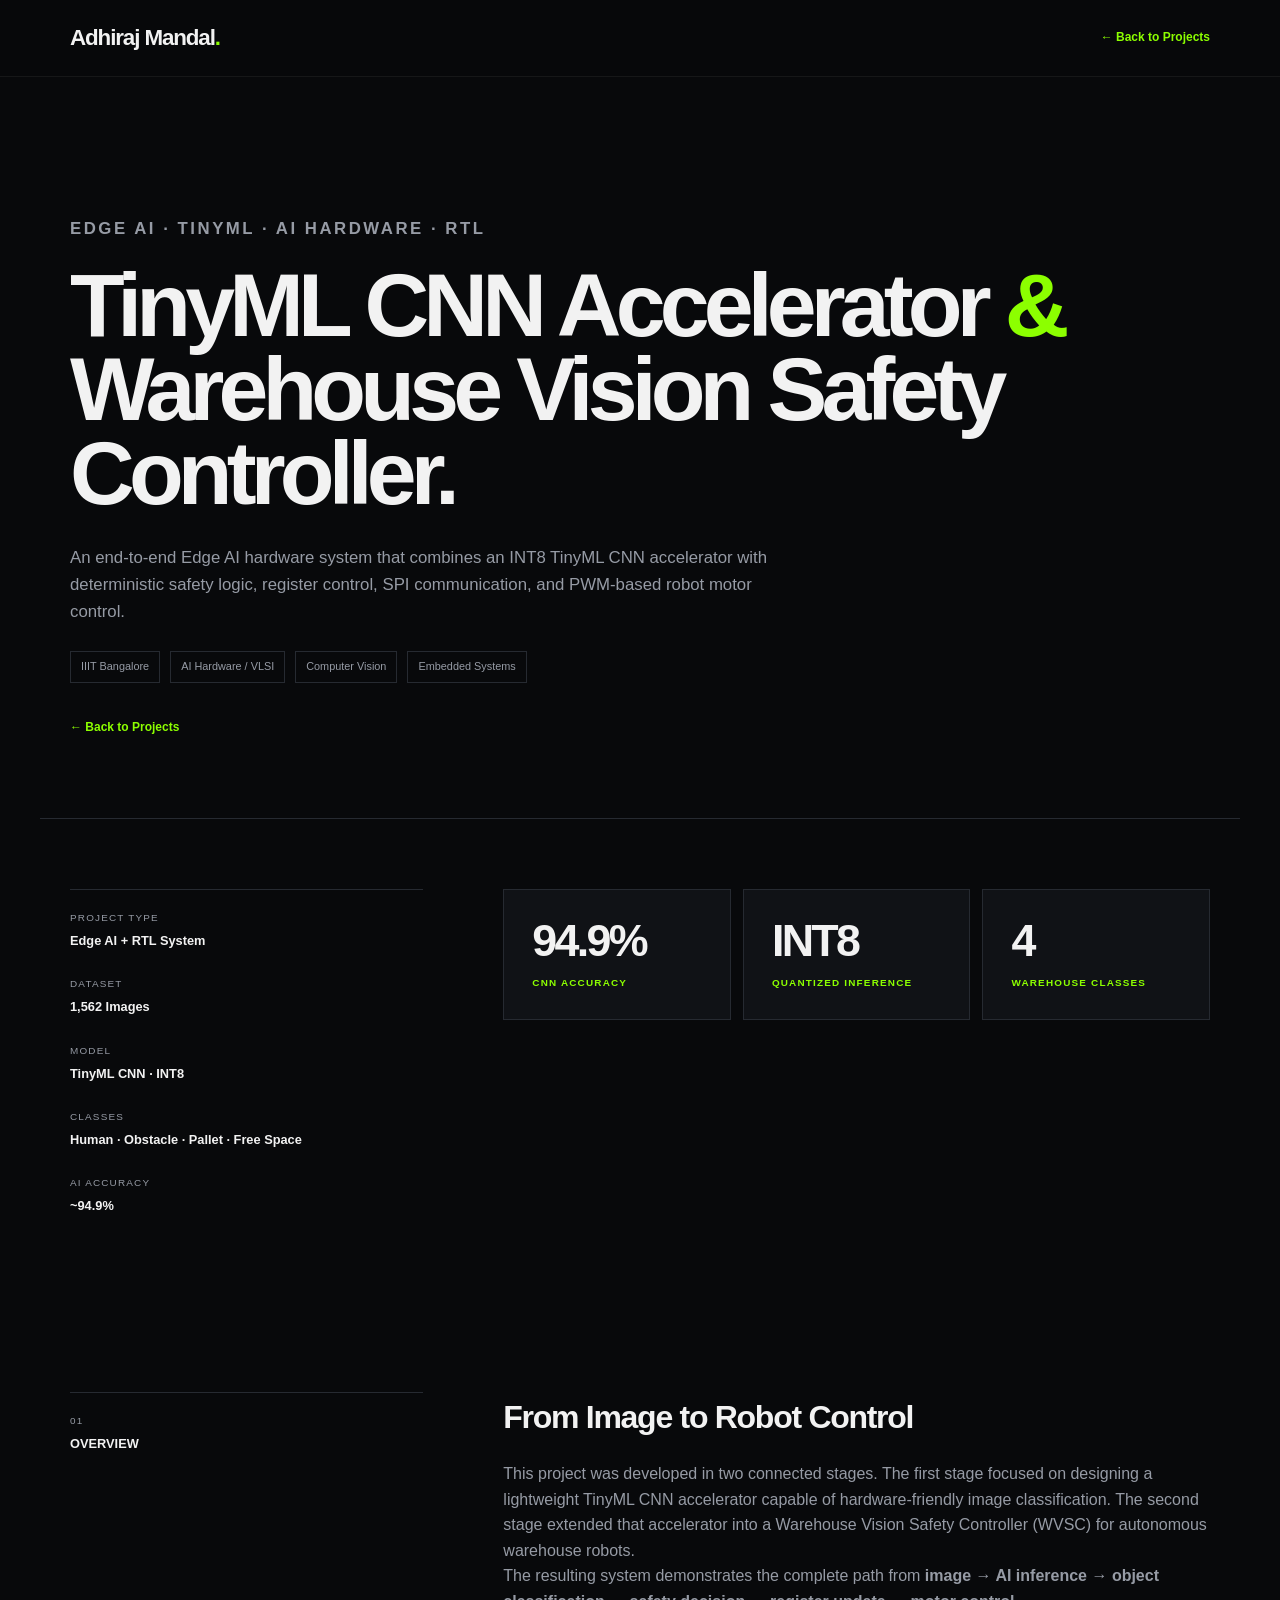
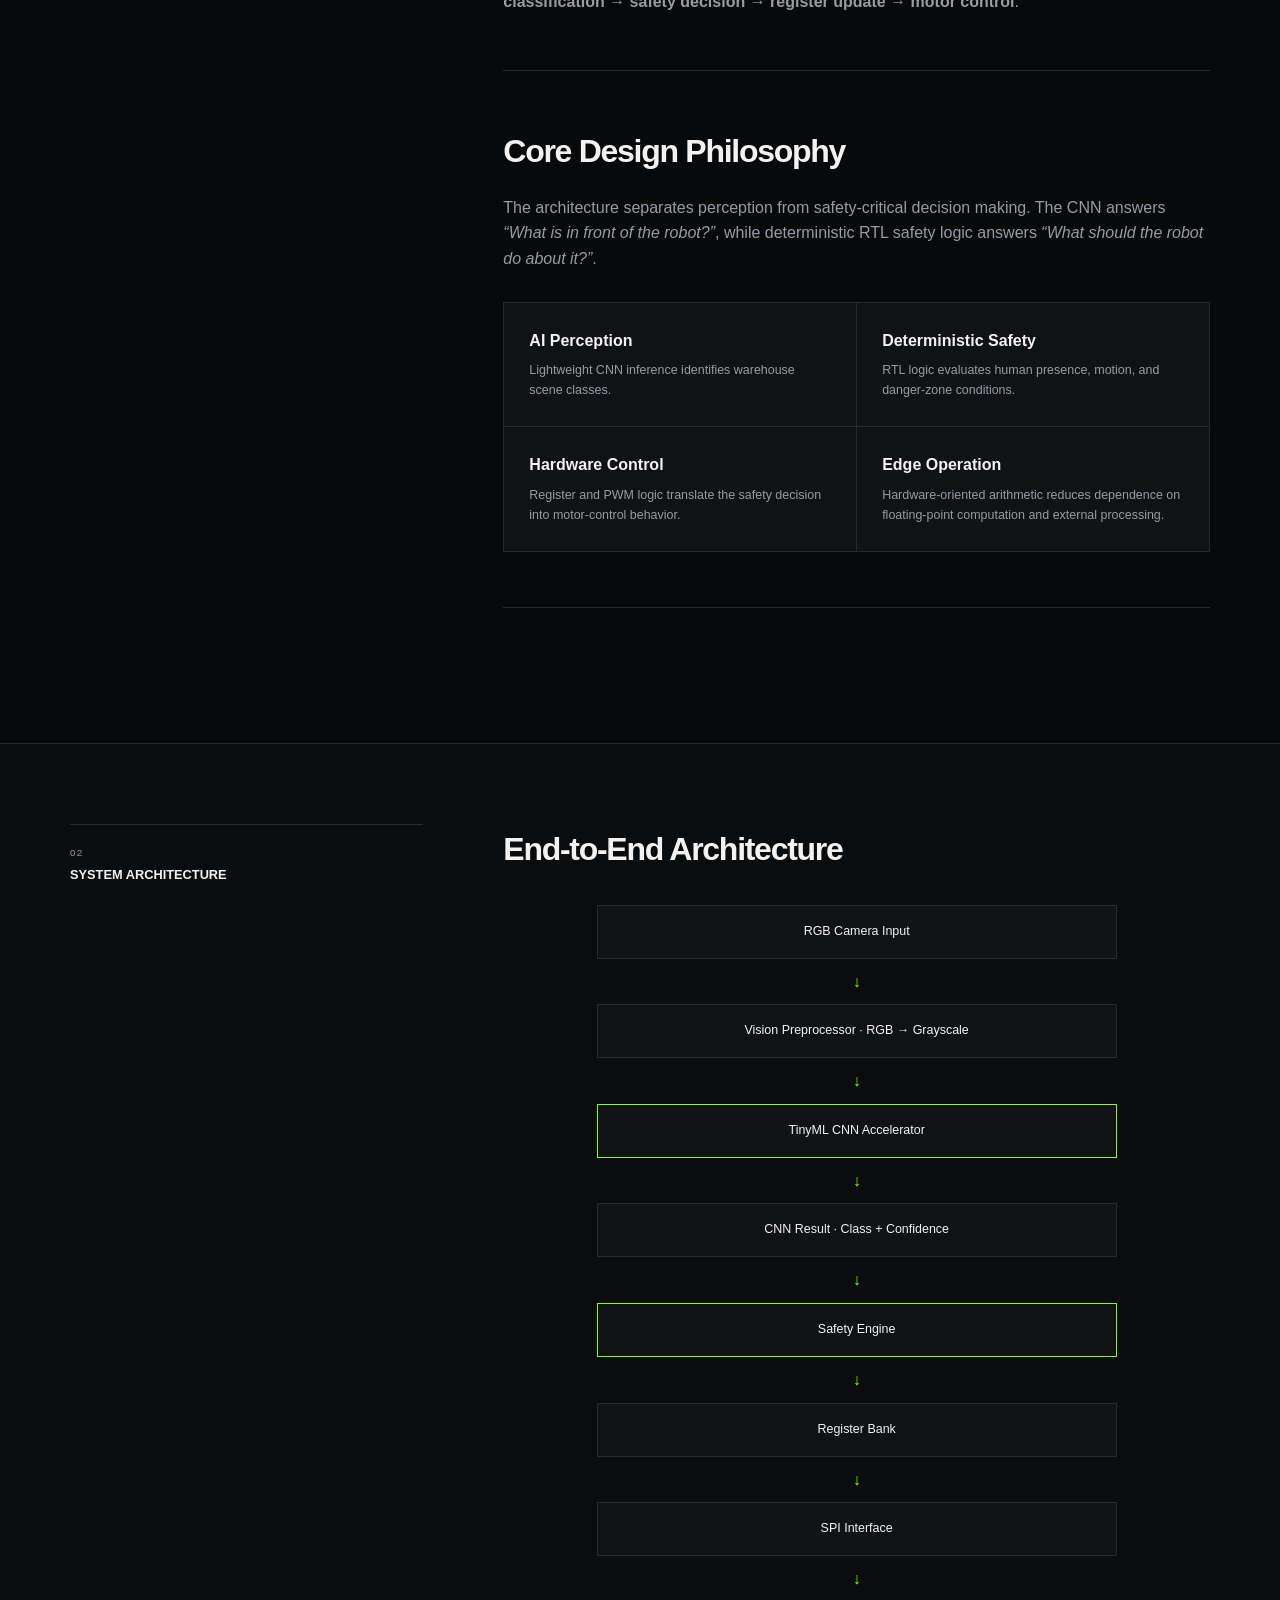
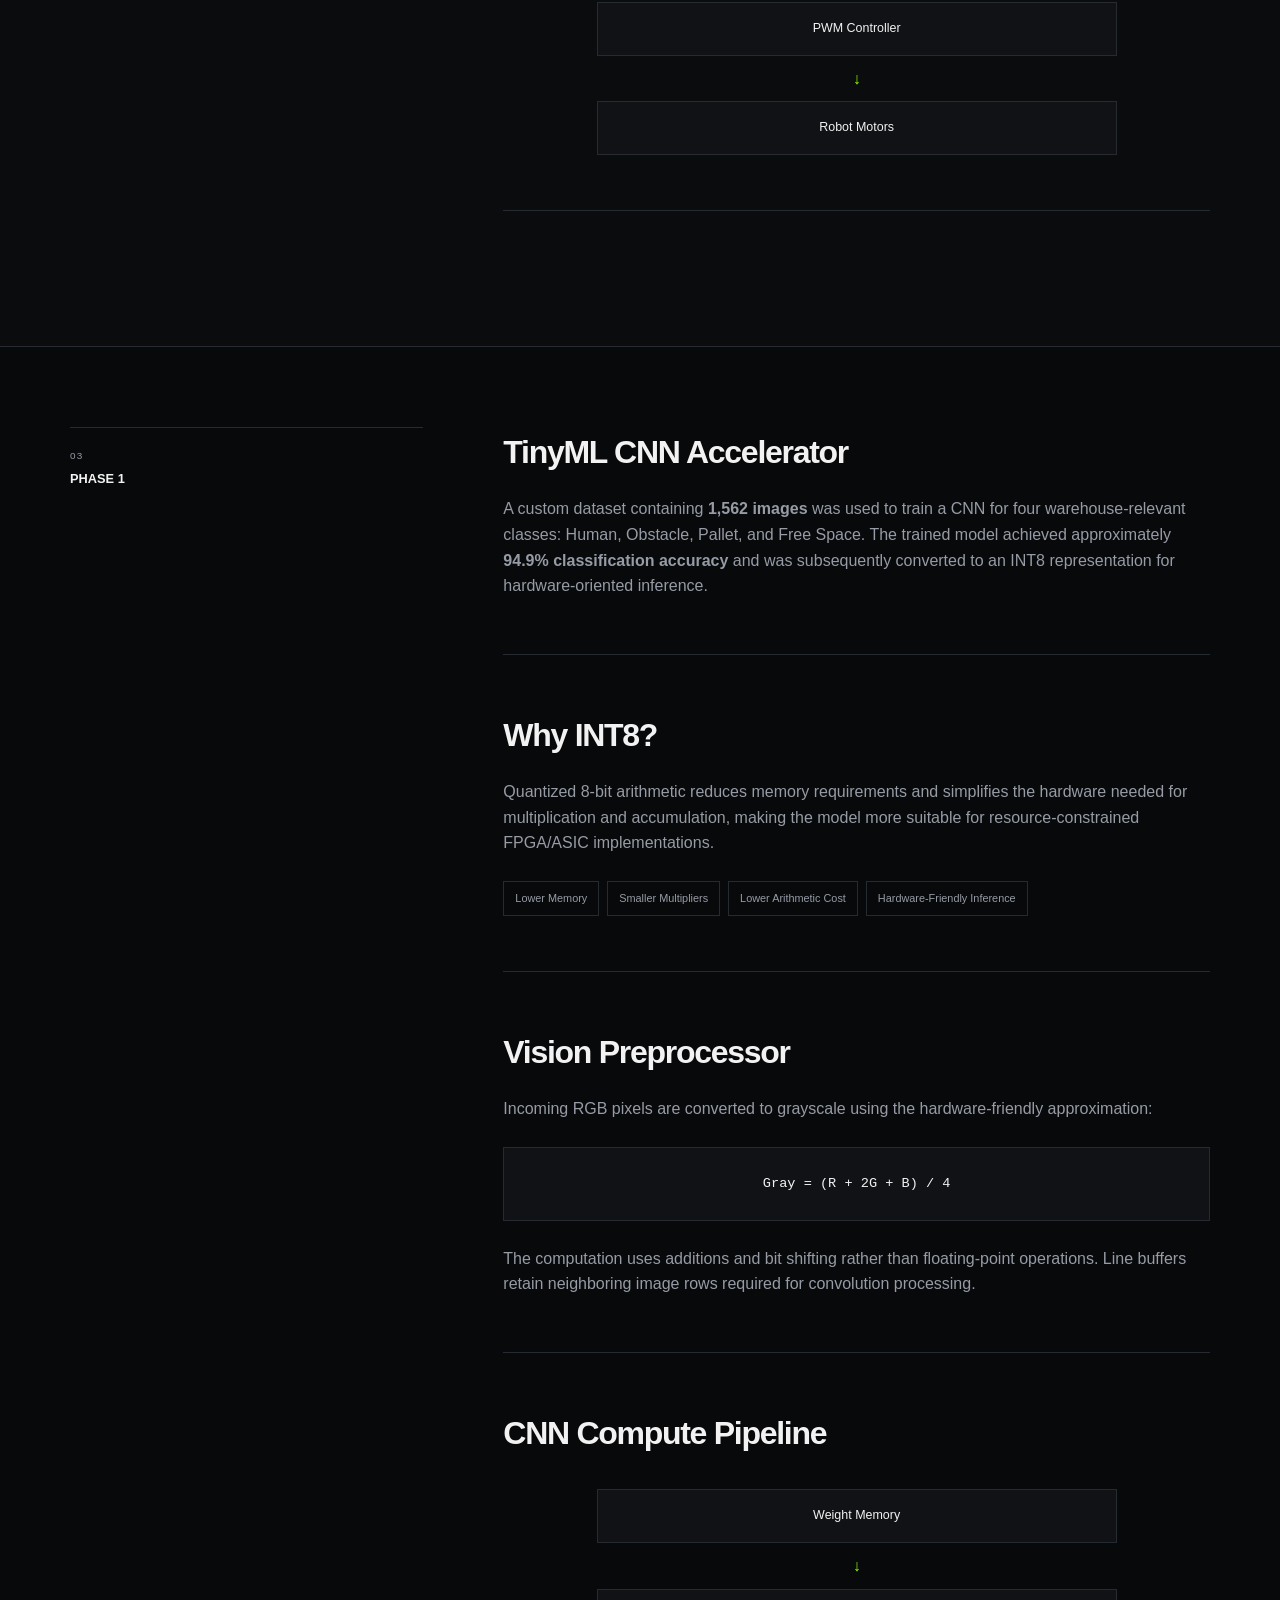
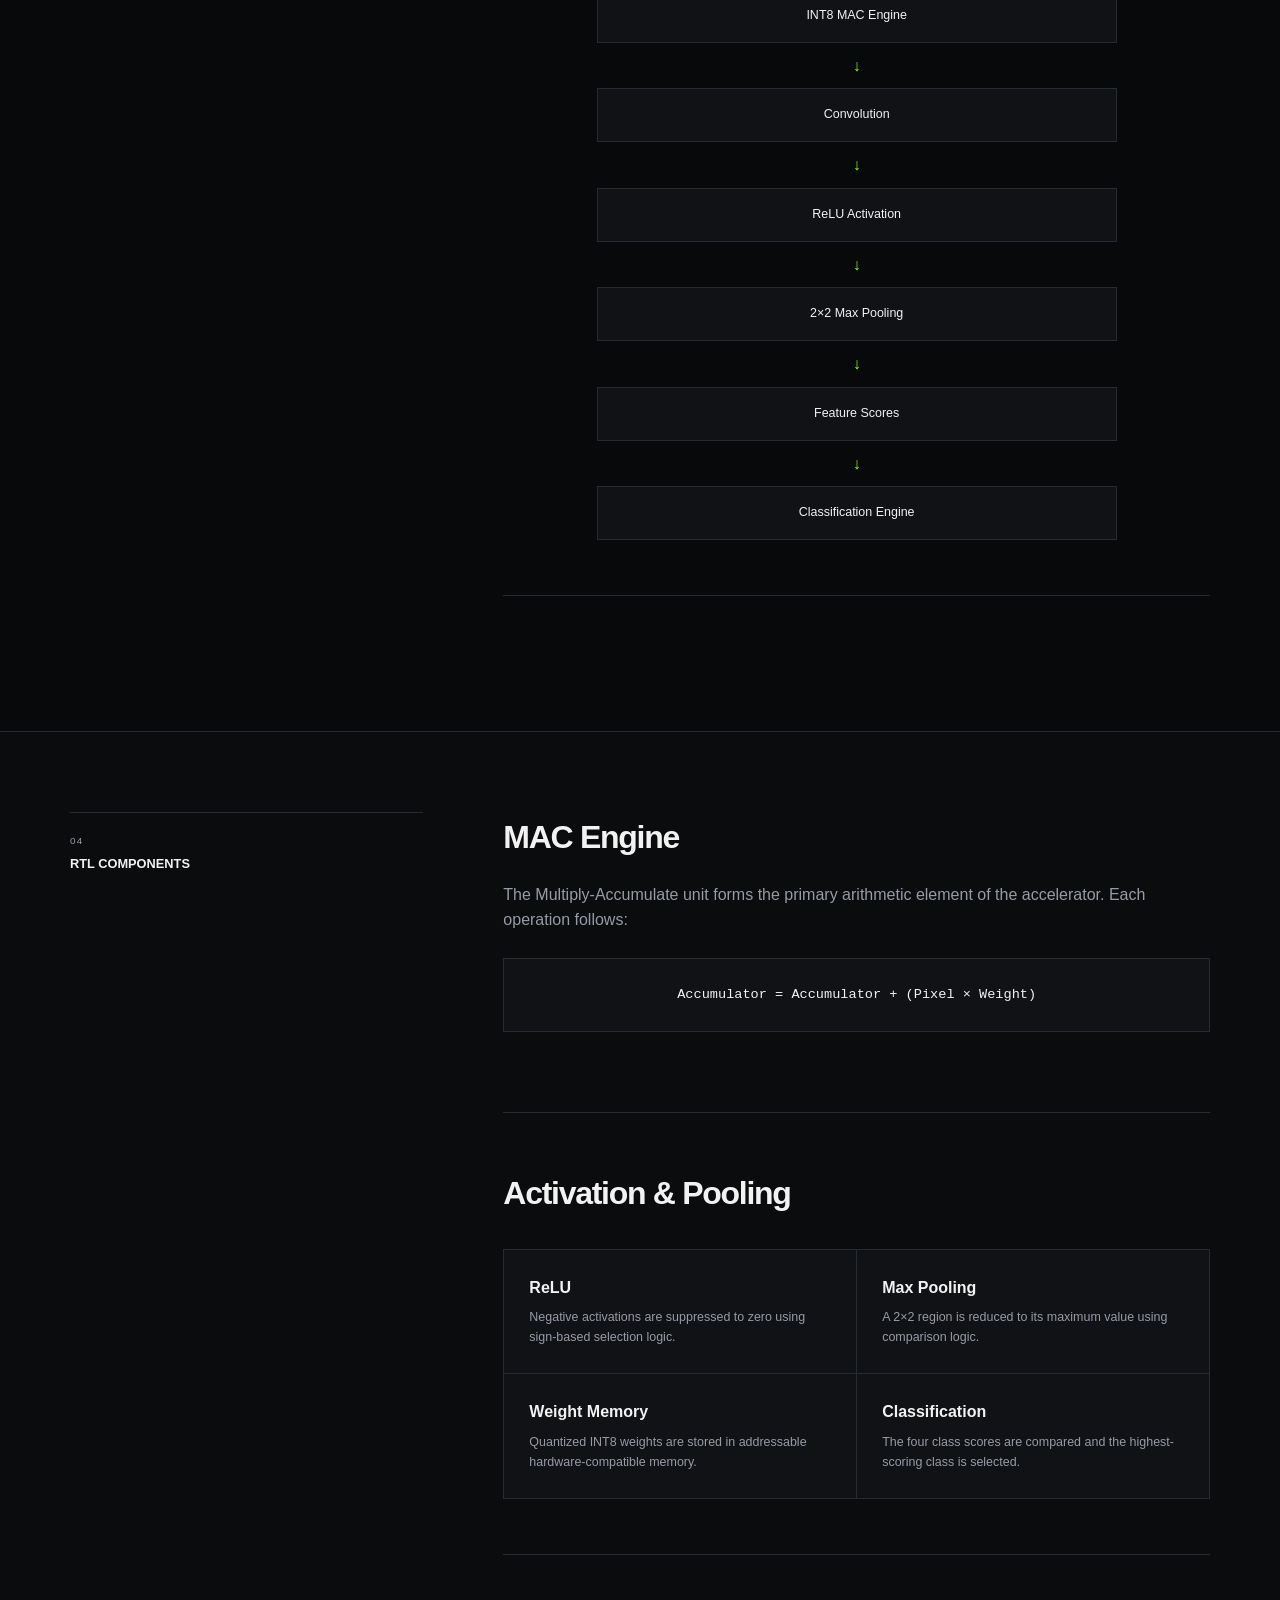
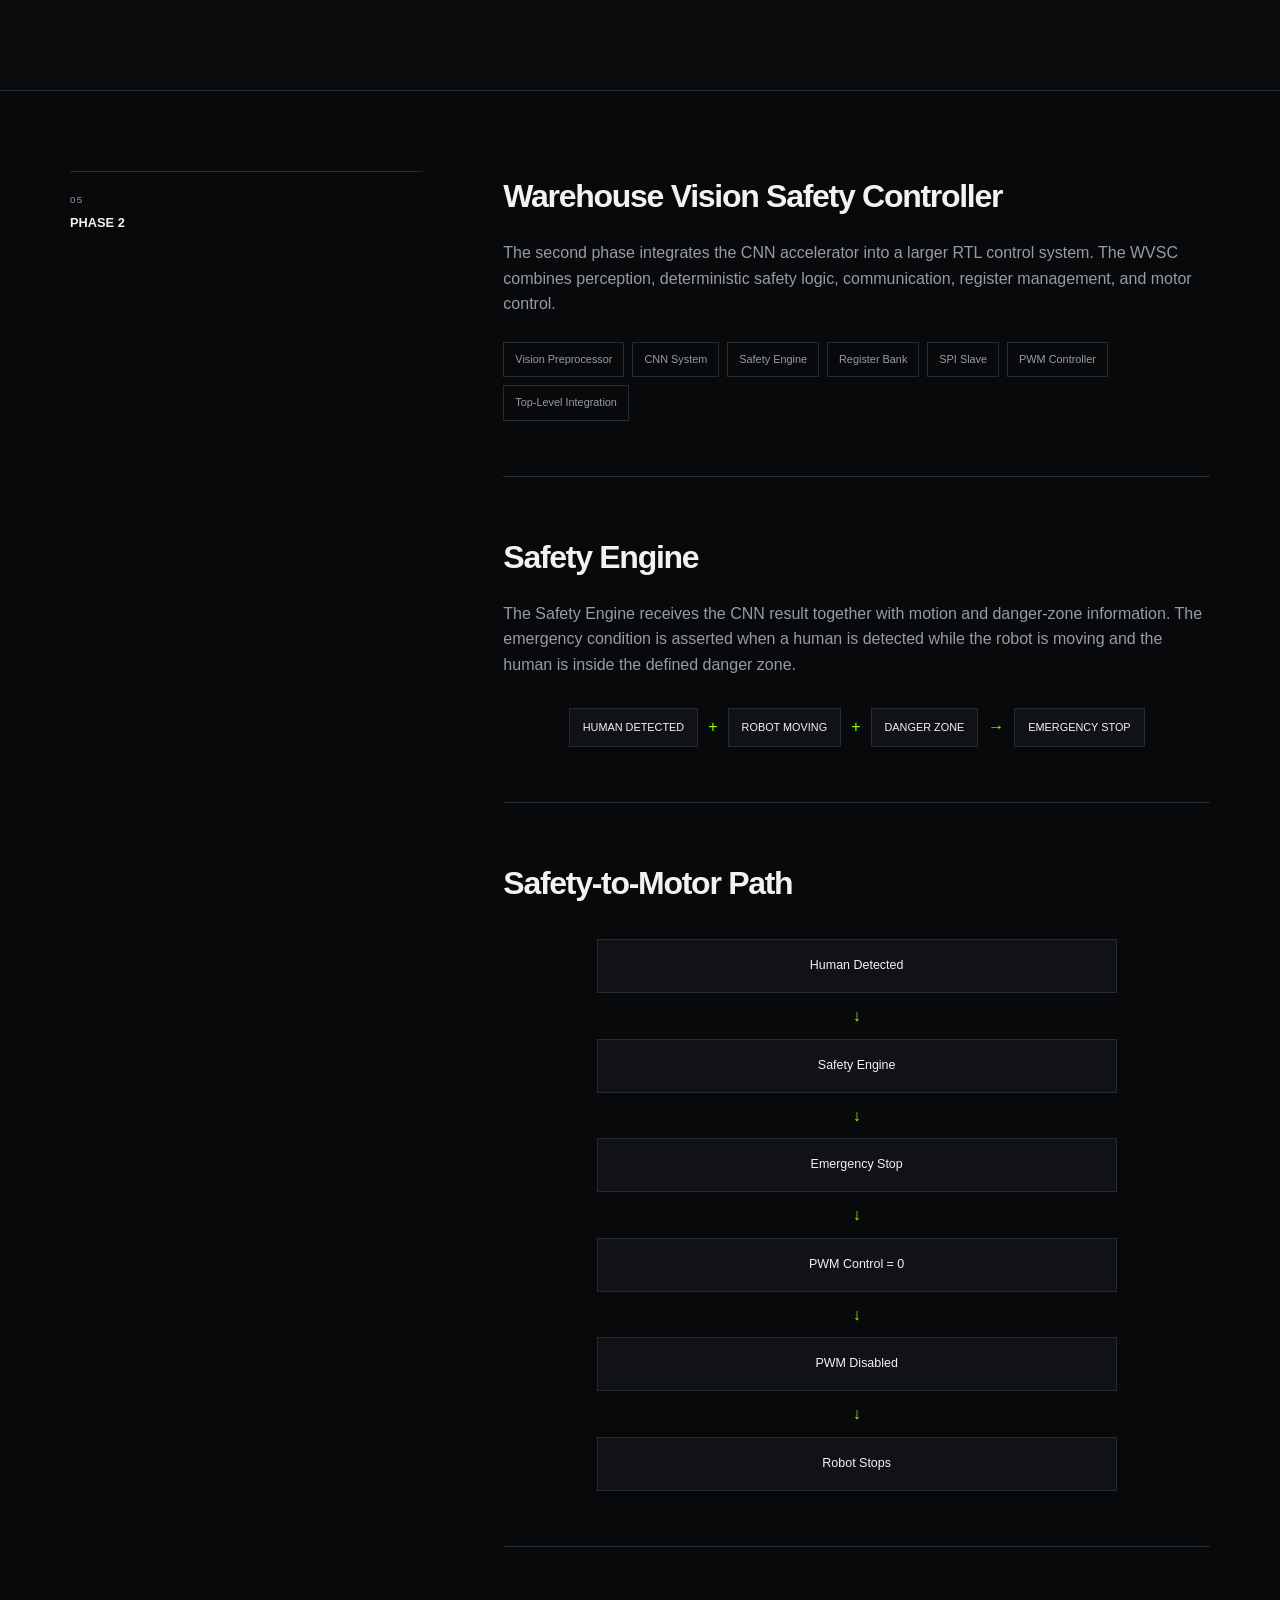
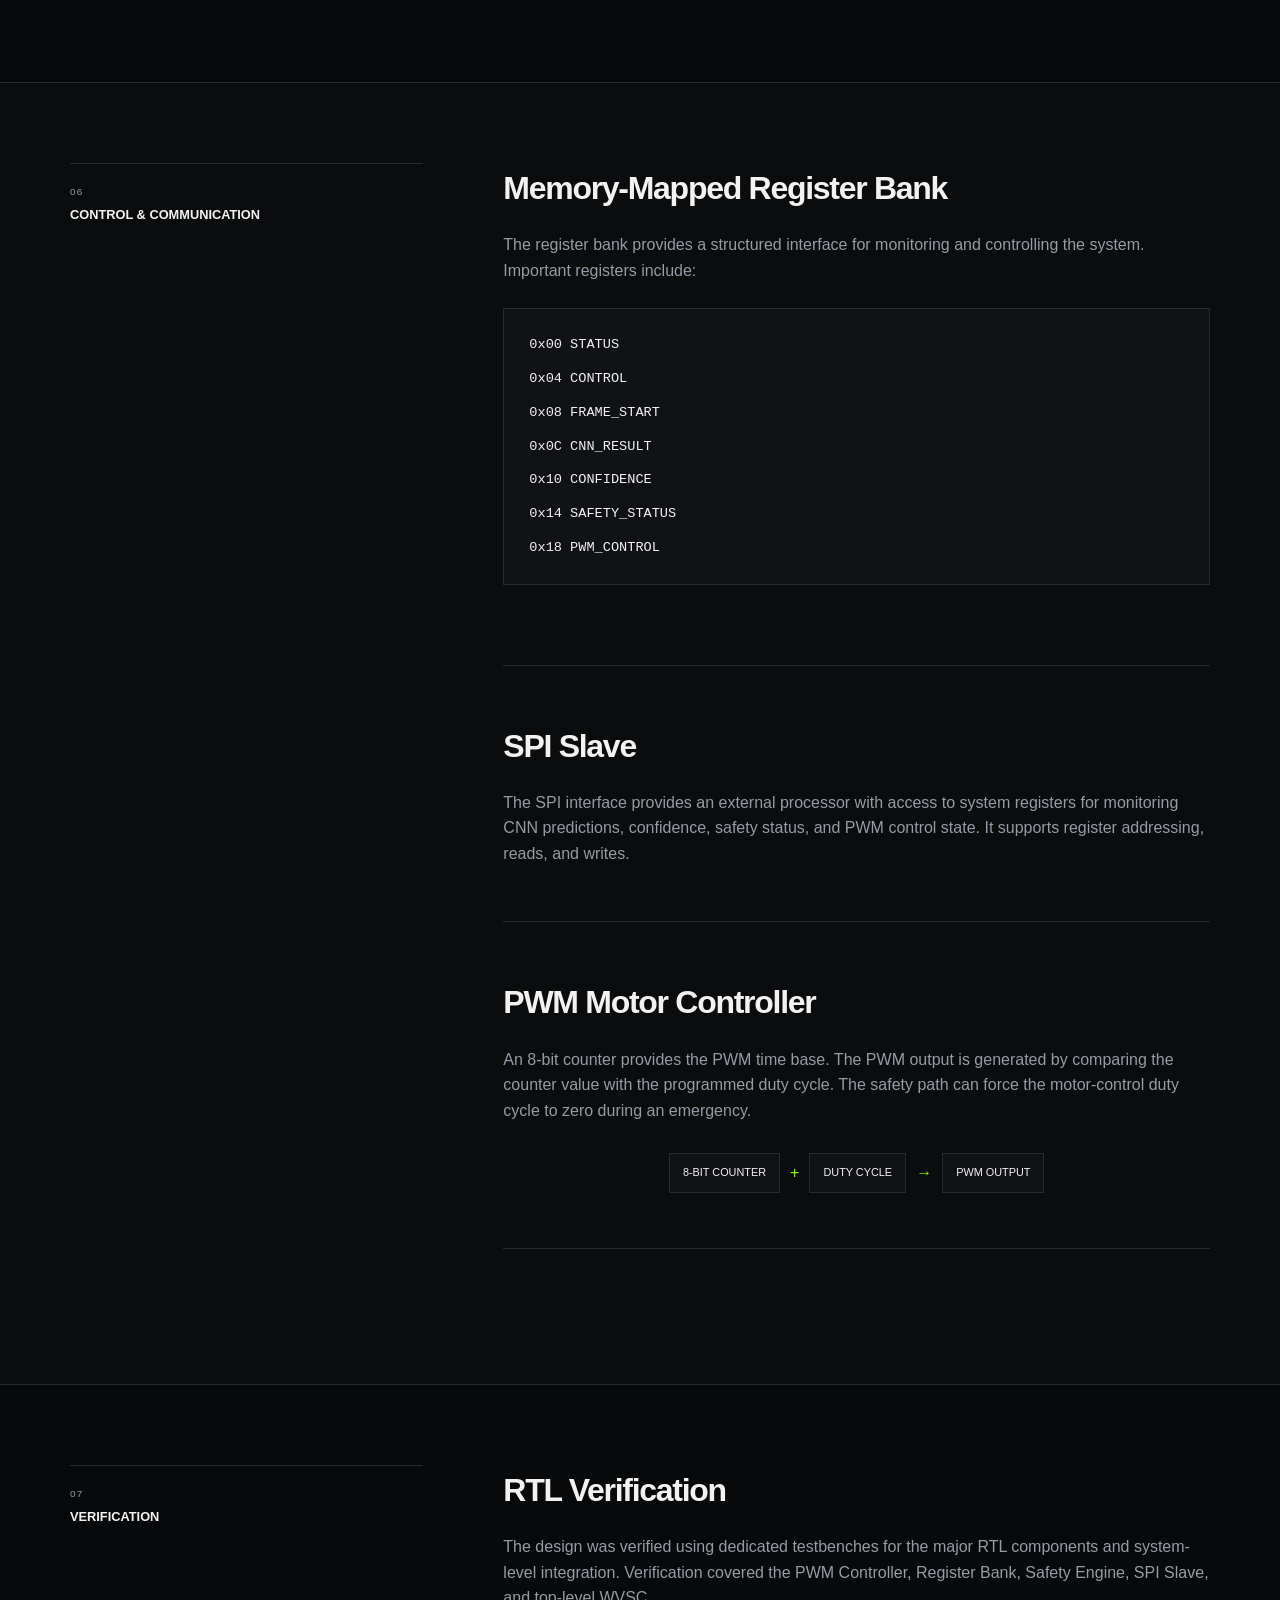
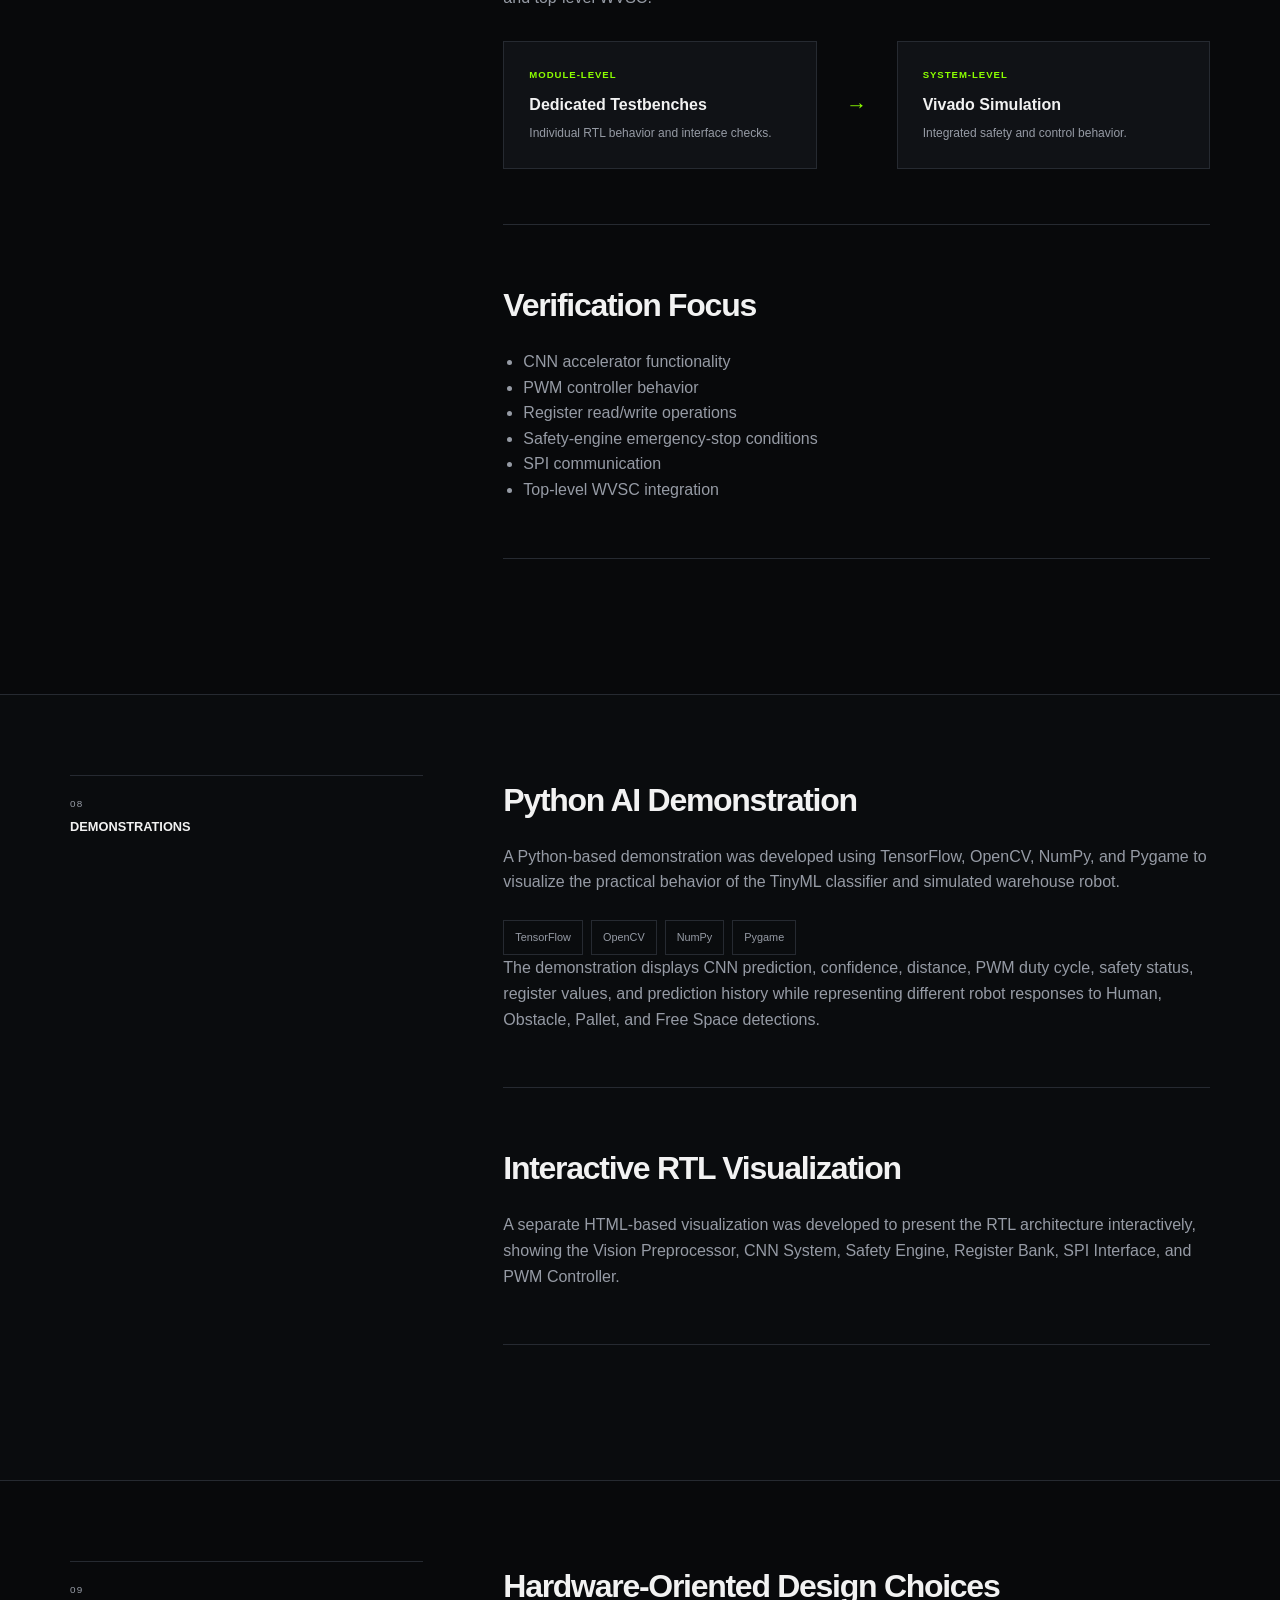
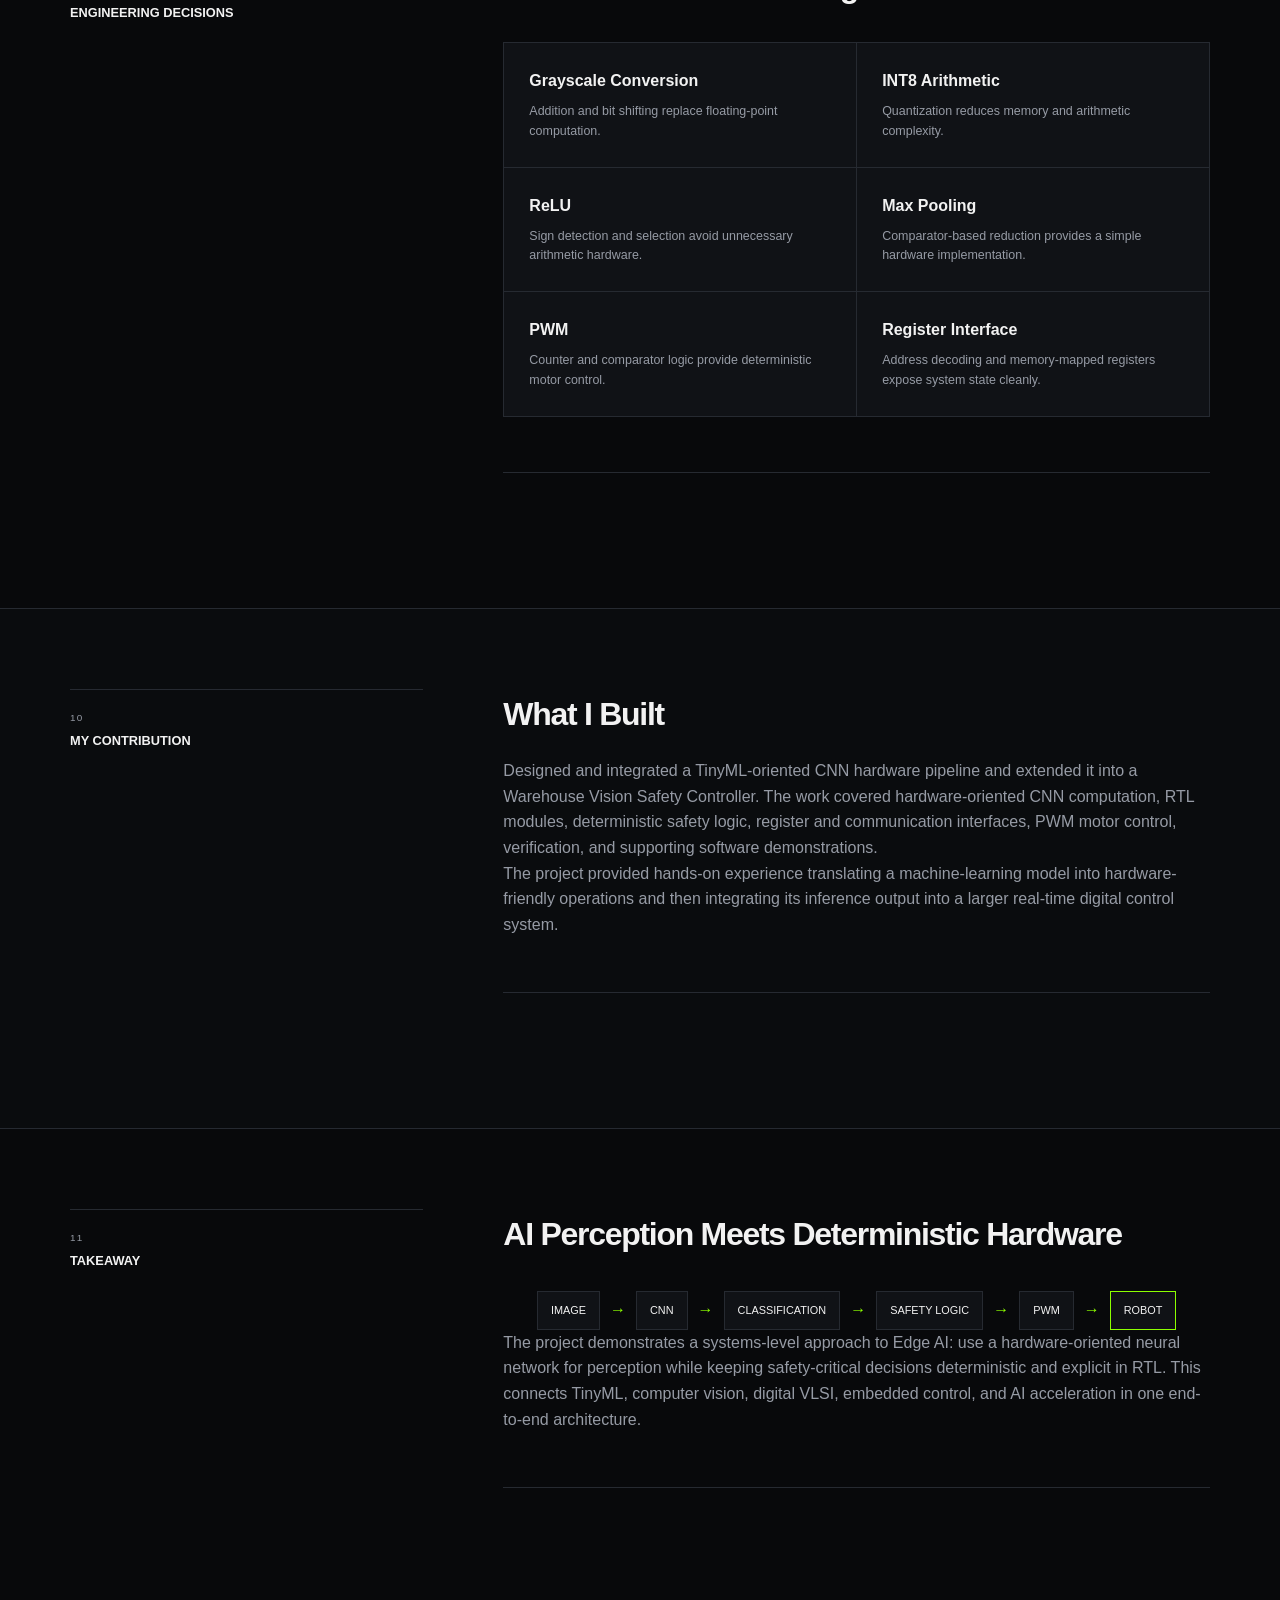
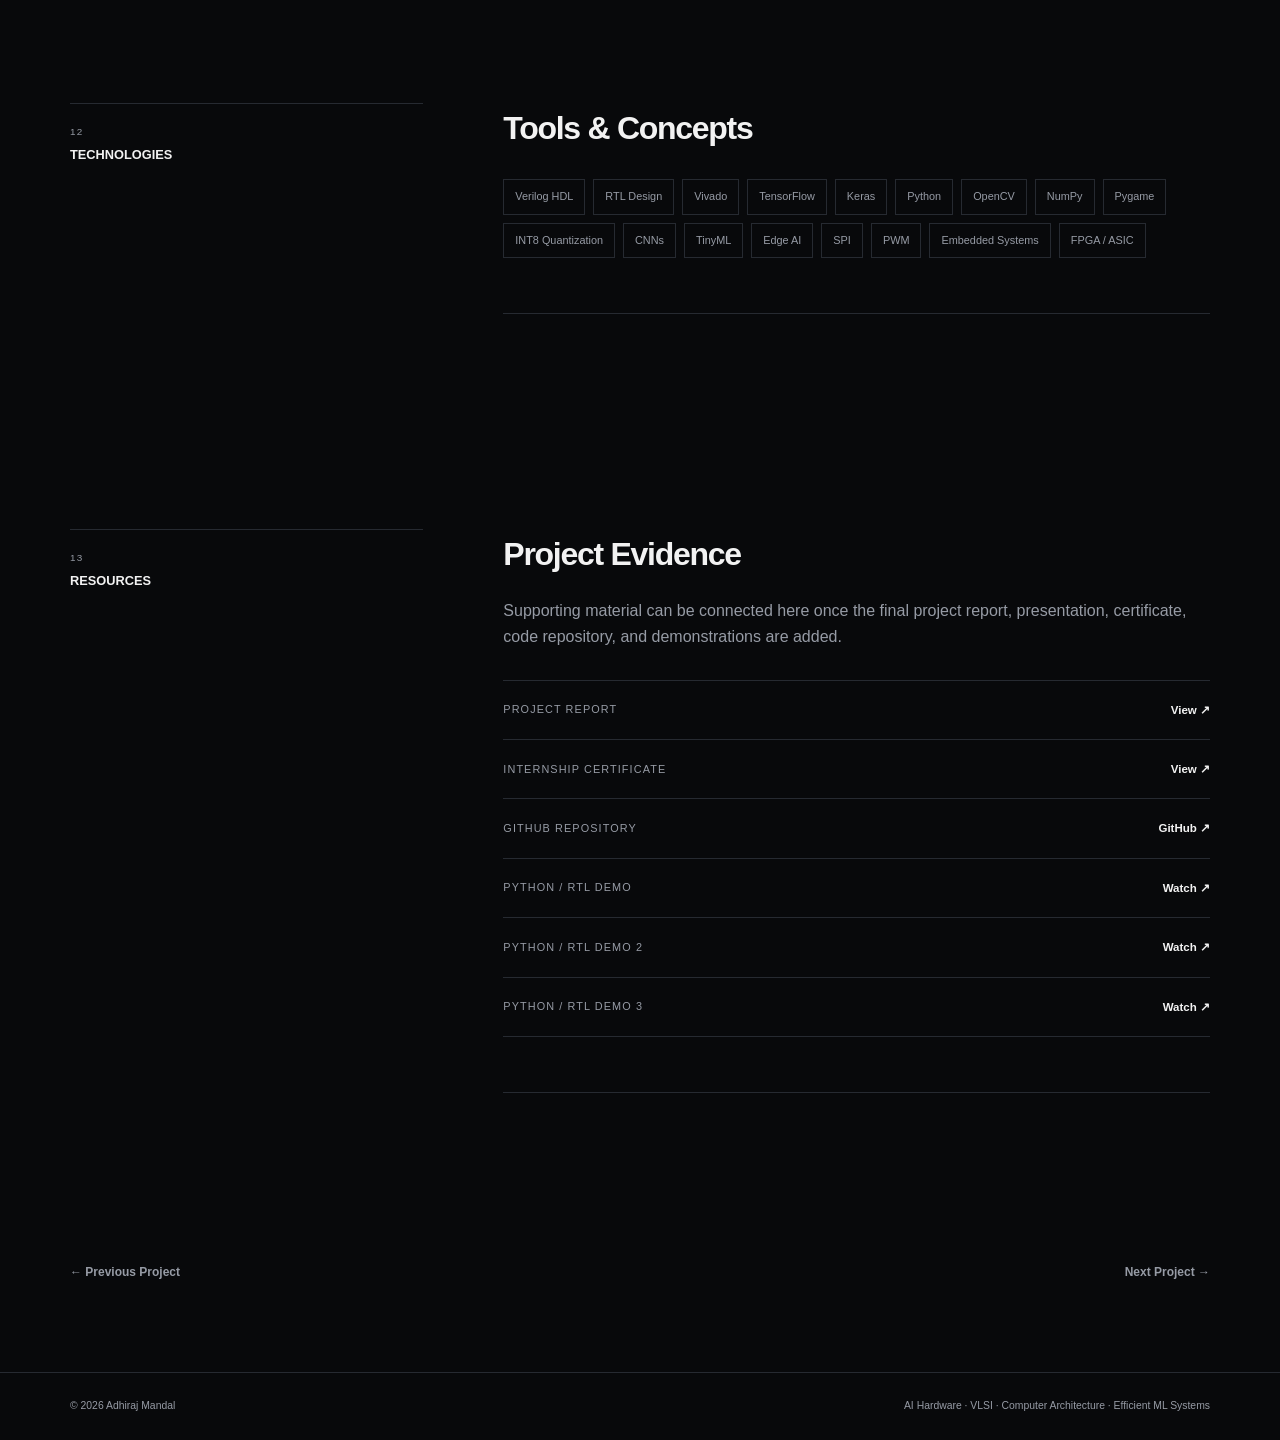
<file: projects/tinyml-cnn-safety.html>
<!DOCTYPE html>
<html lang="en">
<head>
    <meta charset="UTF-8">
    <meta name="viewport" content="width=device-width, initial-scale=1.0">
    <meta name="description" content="TinyML CNN Accelerator and Warehouse Vision Safety Controller — Adhiraj Mandal.">
    <title>TinyML CNN Accelerator & Warehouse Vision Safety Controller | Adhiraj Mandal</title>
    <link rel="stylesheet" href="../style.css">
</head>
<body>

<header class="navbar">
    <div class="nav-container">
        <a href="../index.html" class="logo">Adhiraj Mandal<span>.</span></a>
        <a href="../index.html#projects" class="back-link" style="margin:0">← Back to Projects</a>
    </div>
</header>

<main class="detail-main">

<section class="detail-hero">
    <p class="detail-kicker">EDGE AI · TINYML · AI HARDWARE · RTL</p>
    <h1>TinyML CNN Accelerator <span style="color:var(--accent)">&amp;</span> Warehouse Vision Safety Controller.</h1>
    <p>
        An end-to-end Edge AI hardware system that combines an INT8 TinyML CNN accelerator
        with deterministic safety logic, register control, SPI communication, and PWM-based
        robot motor control.
    </p>
    <div class="detail-hero-meta">
        <span>IIIT Bangalore</span>
        <span>AI Hardware / VLSI</span>
        <span>Computer Vision</span>
        <span>Embedded Systems</span>
    </div>
    <a href="../index.html#projects" class="back-link">← Back to Projects</a>
</section>

<section class="detail-content detail-highlight-section">
    <div class="detail-grid">
        <aside class="detail-sidebar">
            <div><span>PROJECT TYPE</span><strong>Edge AI + RTL System</strong></div>
            <div><span>DATASET</span><strong>1,562 Images</strong></div>
            <div><span>MODEL</span><strong>TinyML CNN · INT8</strong></div>
            <div><span>CLASSES</span><strong>Human · Obstacle · Pallet · Free Space</strong></div>
            <div><span>AI ACCURACY</span><strong>~94.9%</strong></div>
        </aside>
        <article class="detail-body">
            <div class="metric-callout-grid">
                <div class="metric-callout"><strong>94.9%</strong><span>CNN ACCURACY</span></div>
                <div class="metric-callout"><strong>INT8</strong><span>QUANTIZED INFERENCE</span></div>
                <div class="metric-callout"><strong>4</strong><span>WAREHOUSE CLASSES</span></div>
            </div>
        </article>
    </div>
</section>

<section class="detail-content">
    <div class="detail-grid">
        <aside class="detail-sidebar"><div><span>01</span><strong>OVERVIEW</strong></div></aside>
        <article class="detail-body">
            <section>
                <h2>From Image to Robot Control</h2>
                <p>
                    This project was developed in two connected stages. The first stage focused
                    on designing a lightweight TinyML CNN accelerator capable of hardware-friendly
                    image classification. The second stage extended that accelerator into a
                    Warehouse Vision Safety Controller (WVSC) for autonomous warehouse robots.
                </p>
                <p>
                    The resulting system demonstrates the complete path from
                    <strong>image → AI inference → object classification → safety decision →
                    register update → motor control</strong>.
                </p>
            </section>
            <section>
                <h2>Core Design Philosophy</h2>
                <p>
                    The architecture separates perception from safety-critical decision making.
                    The CNN answers <em>“What is in front of the robot?”</em>, while deterministic
                    RTL safety logic answers <em>“What should the robot do about it?”</em>.
                </p>
                <div class="feature-list">
                    <div><strong>AI Perception</strong><p>Lightweight CNN inference identifies warehouse scene classes.</p></div>
                    <div><strong>Deterministic Safety</strong><p>RTL logic evaluates human presence, motion, and danger-zone conditions.</p></div>
                    <div><strong>Hardware Control</strong><p>Register and PWM logic translate the safety decision into motor-control behavior.</p></div>
                    <div><strong>Edge Operation</strong><p>Hardware-oriented arithmetic reduces dependence on floating-point computation and external processing.</p></div>
                </div>
            </section>
        </article>
    </div>
</section>

<section class="detail-content detail-band">
    <div class="detail-grid">
        <aside class="detail-sidebar"><div><span>02</span><strong>SYSTEM ARCHITECTURE</strong></div></aside>
        <article class="detail-body">
            <section>
                <h2>End-to-End Architecture</h2>
                <div class="architecture-stack">
                    <div>RGB Camera Input</div><i>↓</i>
                    <div>Vision Preprocessor · RGB → Grayscale</div><i>↓</i>
                    <div class="accent-box">TinyML CNN Accelerator</div><i>↓</i>
                    <div>CNN Result · Class + Confidence</div><i>↓</i>
                    <div class="accent-box">Safety Engine</div><i>↓</i>
                    <div>Register Bank</div><i>↓</i>
                    <div>SPI Interface</div><i>↓</i>
                    <div>PWM Controller</div><i>↓</i>
                    <div>Robot Motors</div>
                </div>
            </section>
        </article>
    </div>
</section>

<section class="detail-content">
    <div class="detail-grid">
        <aside class="detail-sidebar"><div><span>03</span><strong>PHASE 1</strong></div></aside>
        <article class="detail-body">
            <section>
                <h2>TinyML CNN Accelerator</h2>
                <p>
                    A custom dataset containing <strong>1,562 images</strong> was used to train
                    a CNN for four warehouse-relevant classes: Human, Obstacle, Pallet, and
                    Free Space. The trained model achieved approximately <strong>94.9%
                    classification accuracy</strong> and was subsequently converted to an
                    INT8 representation for hardware-oriented inference.
                </p>
            </section>

            <section>
                <h2>Why INT8?</h2>
                <p>
                    Quantized 8-bit arithmetic reduces memory requirements and simplifies the
                    hardware needed for multiplication and accumulation, making the model more
                    suitable for resource-constrained FPGA/ASIC implementations.
                </p>
                <div class="large-tags">
                    <span>Lower Memory</span><span>Smaller Multipliers</span>
                    <span>Lower Arithmetic Cost</span><span>Hardware-Friendly Inference</span>
                </div>
            </section>

            <section>
                <h2>Vision Preprocessor</h2>
                <p>
                    Incoming RGB pixels are converted to grayscale using the hardware-friendly
                    approximation:
                </p>
                <div class="equation-box centered-equation"><code>Gray = (R + 2G + B) / 4</code></div>
                <p>
                    The computation uses additions and bit shifting rather than floating-point
                    operations. Line buffers retain neighboring image rows required for
                    convolution processing.
                </p>
            </section>

            <section>
                <h2>CNN Compute Pipeline</h2>
                <div class="flow-diagram">
                    <div>Weight Memory</div><i>↓</i>
                    <div>INT8 MAC Engine</div><i>↓</i>
                    <div>Convolution</div><i>↓</i>
                    <div>ReLU Activation</div><i>↓</i>
                    <div>2×2 Max Pooling</div><i>↓</i>
                    <div>Feature Scores</div><i>↓</i>
                    <div>Classification Engine</div>
                </div>
            </section>
        </article>
    </div>
</section>

<section class="detail-content detail-band">
    <div class="detail-grid">
        <aside class="detail-sidebar"><div><span>04</span><strong>RTL COMPONENTS</strong></div></aside>
        <article class="detail-body">
            <section>
                <h2>MAC Engine</h2>
                <p>
                    The Multiply-Accumulate unit forms the primary arithmetic element of the
                    accelerator. Each operation follows:
                </p>
                <div class="equation-box centered-equation"><code>Accumulator = Accumulator + (Pixel × Weight)</code></div>
            </section>

            <section>
                <h2>Activation & Pooling</h2>
                <div class="feature-list">
                    <div><strong>ReLU</strong><p>Negative activations are suppressed to zero using sign-based selection logic.</p></div>
                    <div><strong>Max Pooling</strong><p>A 2×2 region is reduced to its maximum value using comparison logic.</p></div>
                    <div><strong>Weight Memory</strong><p>Quantized INT8 weights are stored in addressable hardware-compatible memory.</p></div>
                    <div><strong>Classification</strong><p>The four class scores are compared and the highest-scoring class is selected.</p></div>
                </div>
            </section>
        </article>
    </div>
</section>

<section class="detail-content">
    <div class="detail-grid">
        <aside class="detail-sidebar"><div><span>05</span><strong>PHASE 2</strong></div></aside>
        <article class="detail-body">
            <section>
                <h2>Warehouse Vision Safety Controller</h2>
                <p>
                    The second phase integrates the CNN accelerator into a larger RTL control
                    system. The WVSC combines perception, deterministic safety logic,
                    communication, register management, and motor control.
                </p>
                <div class="large-tags">
                    <span>Vision Preprocessor</span><span>CNN System</span>
                    <span>Safety Engine</span><span>Register Bank</span>
                    <span>SPI Slave</span><span>PWM Controller</span>
                    <span>Top-Level Integration</span>
                </div>
            </section>

            <section>
                <h2>Safety Engine</h2>
                <p>
                    The Safety Engine receives the CNN result together with motion and danger-zone
                    information. The emergency condition is asserted when a human is detected
                    while the robot is moving and the human is inside the defined danger zone.
                </p>
                <div class="state-flow">
                    <span>HUMAN DETECTED</span><i>+</i>
                    <span>ROBOT MOVING</span><i>+</i>
                    <span>DANGER ZONE</span><i>→</i>
                    <span>EMERGENCY STOP</span>
                </div>
            </section>

            <section>
                <h2>Safety-to-Motor Path</h2>
                <div class="flow-diagram">
                    <div>Human Detected</div><i>↓</i>
                    <div>Safety Engine</div><i>↓</i>
                    <div>Emergency Stop</div><i>↓</i>
                    <div>PWM Control = 0</div><i>↓</i>
                    <div>PWM Disabled</div><i>↓</i>
                    <div>Robot Stops</div>
                </div>
            </section>
        </article>
    </div>
</section>

<section class="detail-content detail-band">
    <div class="detail-grid">
        <aside class="detail-sidebar"><div><span>06</span><strong>CONTROL & COMMUNICATION</strong></div></aside>
        <article class="detail-body">
            <section>
                <h2>Memory-Mapped Register Bank</h2>
                <p>
                    The register bank provides a structured interface for monitoring and
                    controlling the system. Important registers include:
                </p>
                <div class="equation-box">
                    <code>0x00  STATUS</code>
                    <code>0x04  CONTROL</code>
                    <code>0x08  FRAME_START</code>
                    <code>0x0C  CNN_RESULT</code>
                    <code>0x10  CONFIDENCE</code>
                    <code>0x14  SAFETY_STATUS</code>
                    <code>0x18  PWM_CONTROL</code>
                </div>
            </section>

            <section>
                <h2>SPI Slave</h2>
                <p>
                    The SPI interface provides an external processor with access to system
                    registers for monitoring CNN predictions, confidence, safety status,
                    and PWM control state. It supports register addressing, reads, and writes.
                </p>
            </section>

            <section>
                <h2>PWM Motor Controller</h2>
                <p>
                    An 8-bit counter provides the PWM time base. The PWM output is generated
                    by comparing the counter value with the programmed duty cycle. The safety
                    path can force the motor-control duty cycle to zero during an emergency.
                </p>
                <div class="state-flow">
                    <span>8-BIT COUNTER</span><i>+</i><span>DUTY CYCLE</span><i>→</i><span>PWM OUTPUT</span>
                </div>
            </section>
        </article>
    </div>
</section>

<section class="detail-content">
    <div class="detail-grid">
        <aside class="detail-sidebar"><div><span>07</span><strong>VERIFICATION</strong></div></aside>
        <article class="detail-body">
            <section>
                <h2>RTL Verification</h2>
                <p>
                    The design was verified using dedicated testbenches for the major RTL
                    components and system-level integration. Verification covered the PWM
                    Controller, Register Bank, Safety Engine, SPI Slave, and top-level WVSC.
                </p>
                <div class="verification-flow">
                    <div><span>MODULE-LEVEL</span><strong>Dedicated Testbenches</strong><p>Individual RTL behavior and interface checks.</p></div>
                    <div class="verify-arrow">→</div>
                    <div><span>SYSTEM-LEVEL</span><strong>Vivado Simulation</strong><p>Integrated safety and control behavior.</p></div>
                </div>
            </section>

            <section>
                <h2>Verification Focus</h2>
                <ul>
                    <li>CNN accelerator functionality</li>
                    <li>PWM controller behavior</li>
                    <li>Register read/write operations</li>
                    <li>Safety-engine emergency-stop conditions</li>
                    <li>SPI communication</li>
                    <li>Top-level WVSC integration</li>
                </ul>
            </section>
        </article>
    </div>
</section>

<section class="detail-content detail-band">
    <div class="detail-grid">
        <aside class="detail-sidebar"><div><span>08</span><strong>DEMONSTRATIONS</strong></div></aside>
        <article class="detail-body">
            <section>
                <h2>Python AI Demonstration</h2>
                <p>
                    A Python-based demonstration was developed using TensorFlow, OpenCV,
                    NumPy, and Pygame to visualize the practical behavior of the TinyML
                    classifier and simulated warehouse robot.
                </p>
                <div class="large-tags">
                    <span>TensorFlow</span><span>OpenCV</span><span>NumPy</span><span>Pygame</span>
                </div>
                <p>
                    The demonstration displays CNN prediction, confidence, distance, PWM duty
                    cycle, safety status, register values, and prediction history while
                    representing different robot responses to Human, Obstacle, Pallet, and
                    Free Space detections.
                </p>
            </section>

            <section>
                <h2>Interactive RTL Visualization</h2>
                <p>
                    A separate HTML-based visualization was developed to present the RTL
                    architecture interactively, showing the Vision Preprocessor, CNN System,
                    Safety Engine, Register Bank, SPI Interface, and PWM Controller.
                </p>
            </section>
        </article>
    </div>
</section>

<section class="detail-content">
    <div class="detail-grid">
        <aside class="detail-sidebar"><div><span>09</span><strong>ENGINEERING DECISIONS</strong></div></aside>
        <article class="detail-body">
            <section>
                <h2>Hardware-Oriented Design Choices</h2>
                <div class="feature-list">
                    <div><strong>Grayscale Conversion</strong><p>Addition and bit shifting replace floating-point computation.</p></div>
                    <div><strong>INT8 Arithmetic</strong><p>Quantization reduces memory and arithmetic complexity.</p></div>
                    <div><strong>ReLU</strong><p>Sign detection and selection avoid unnecessary arithmetic hardware.</p></div>
                    <div><strong>Max Pooling</strong><p>Comparator-based reduction provides a simple hardware implementation.</p></div>
                    <div><strong>PWM</strong><p>Counter and comparator logic provide deterministic motor control.</p></div>
                    <div><strong>Register Interface</strong><p>Address decoding and memory-mapped registers expose system state cleanly.</p></div>
                </div>
            </section>
        </article>
    </div>
</section>

<section class="detail-content detail-band">
    <div class="detail-grid">
        <aside class="detail-sidebar"><div><span>10</span><strong>MY CONTRIBUTION</strong></div></aside>
        <article class="detail-body">
            <section>
                <h2>What I Built</h2>
                <p>
                    Designed and integrated a TinyML-oriented CNN hardware pipeline and extended
                    it into a Warehouse Vision Safety Controller. The work covered hardware-oriented
                    CNN computation, RTL modules, deterministic safety logic, register and
                    communication interfaces, PWM motor control, verification, and supporting
                    software demonstrations.
                </p>
                <p>
                    The project provided hands-on experience translating a machine-learning model
                    into hardware-friendly operations and then integrating its inference output
                    into a larger real-time digital control system.
                </p>
            </section>
        </article>
    </div>
</section>

<section class="detail-content">
    <div class="detail-grid">
        <aside class="detail-sidebar"><div><span>11</span><strong>TAKEAWAY</strong></div></aside>
        <article class="detail-body">
            <section>
                <h2>AI Perception Meets Deterministic Hardware</h2>
                <div class="pipeline">
                    <span>IMAGE</span><i>→</i><span>CNN</span><i>→</i>
                    <span>CLASSIFICATION</span><i>→</i><span>SAFETY LOGIC</span>
                    <i>→</i><span>PWM</span><i>→</i><span>ROBOT</span>
                </div>
                <p>
                    The project demonstrates a systems-level approach to Edge AI: use a
                    hardware-oriented neural network for perception while keeping safety-critical
                    decisions deterministic and explicit in RTL. This connects TinyML,
                    computer vision, digital VLSI, embedded control, and AI acceleration in one
                    end-to-end architecture.
                </p>
            </section>
        </article>
    </div>
</section>

<section class="detail-content">
    <div class="detail-grid">
        <aside class="detail-sidebar"><div><span>12</span><strong>TECHNOLOGIES</strong></div></aside>
        <article class="detail-body">
            <section>
                <h2>Tools & Concepts</h2>
                <div class="large-tags">
                    <span>Verilog HDL</span><span>RTL Design</span><span>Vivado</span>
                    <span>TensorFlow</span><span>Keras</span><span>Python</span>
                    <span>OpenCV</span><span>NumPy</span><span>Pygame</span>
                    <span>INT8 Quantization</span><span>CNNs</span><span>TinyML</span>
                    <span>Edge AI</span><span>SPI</span><span>PWM</span>
                    <span>Embedded Systems</span><span>FPGA / ASIC</span>
                </div>
            </section>
        </article>
    </div>
</section>

<section class="detail-content detail-resources">
    <div class="detail-grid">
        <aside class="detail-sidebar"><div><span>13</span><strong>RESOURCES</strong></div></aside>
        <article class="detail-body">
            <section>
                <h2>Project Evidence</h2>
                <p>
                    Supporting material can be connected here once the final project report,
                    presentation, certificate, code repository, and demonstrations are added.
                </p>
                <div class="resource-list">
                    <a href="https://drive.google.com/file/d/1dHN2VSHLINU0p0maMnmE2xNFyj-J26zl/view?usp=drive_link" class="resource-item"><span>PROJECT REPORT</span><strong>View ↗</strong></a>
                    
                    <a href="https://drive.google.com/file/d/1hWHftCyDxJPlAmcoYBpZzIdSUV5MwNpG/view?usp=drive_link" class="resource-item"><span>INTERNSHIP CERTIFICATE</span><strong>View ↗</strong></a>
                    <a href="https://github.com/Adhiraj-Mandal/tinyml-cnn-warehouse-safety-accelerator" class="resource-item"><span>GITHUB REPOSITORY</span><strong>GitHub ↗</strong></a>
                    <a href="https://drive.google.com/file/d/1ta-zKQW6ZaBuj0ii-rgPpSbJgeEHo3GF/view?usp=drive_link" class="resource-item"><span>PYTHON / RTL DEMO</span><strong>Watch ↗</strong></a>
                    <a href="https://drive.google.com/file/d/10X9Kn-LfI6MqGAQB7gd9pl0zhem218Of/view?usp=drive_link" class="resource-item"><span>PYTHON / RTL DEMO 2</span><strong>Watch ↗</strong></a>
                    <a href="https://drive.google.com/file/d/16sLVugyGkLIKHKL66XGCT_eBkqKN_2Uo/view?usp=drive_link" class="resource-item"><span>PYTHON / RTL DEMO 3</span><strong>Watch ↗</strong></a>
                </div>
            </section>
        </article>
    </div>
</section>

<section class="project-nav">
    <a href="transformer-self-attention.html">← Previous Project</a>
    <a href="xgboost-inference-engine.html">Next Project →</a>
</section>

</main>

<footer>
    <div class="footer-container">
        <p>© 2026 Adhiraj Mandal</p>
        <p>AI Hardware · VLSI · Computer Architecture · Efficient ML Systems</p>
    </div>
</footer>

</body>
</html>
</file>
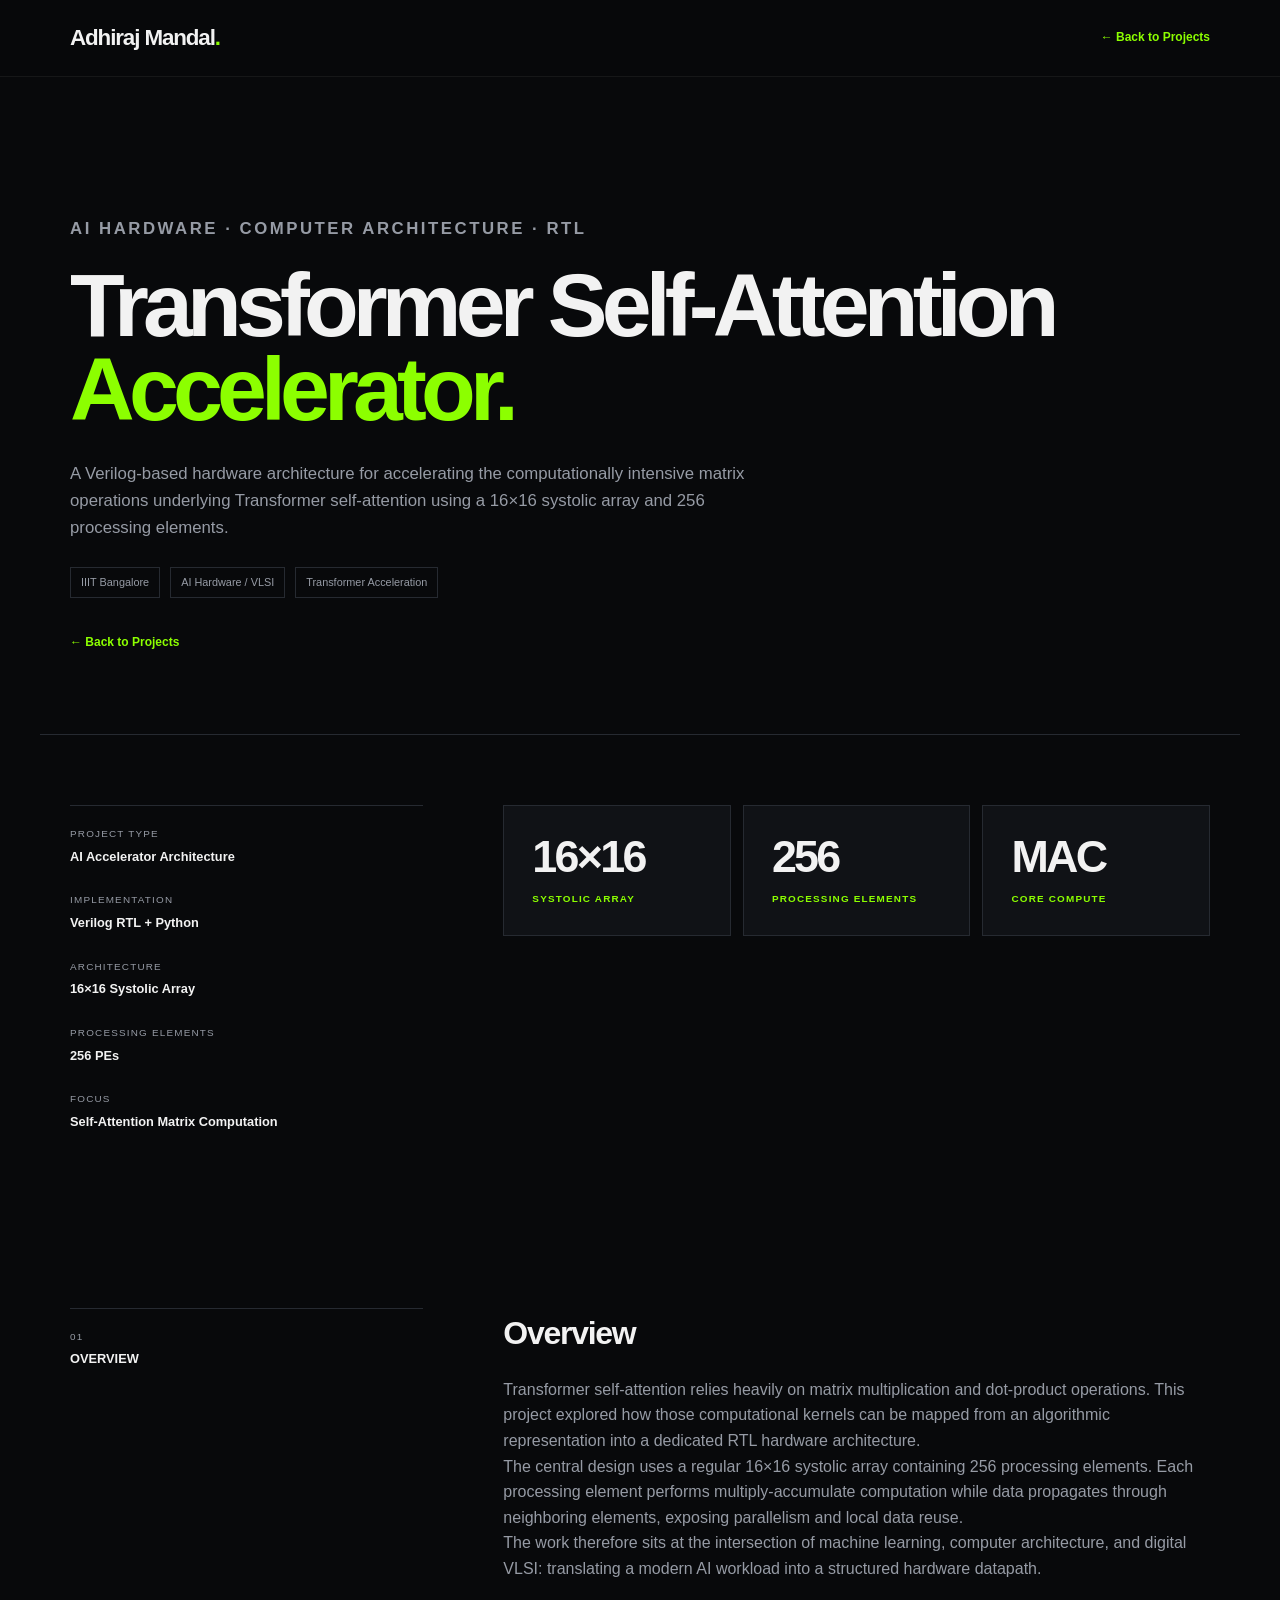
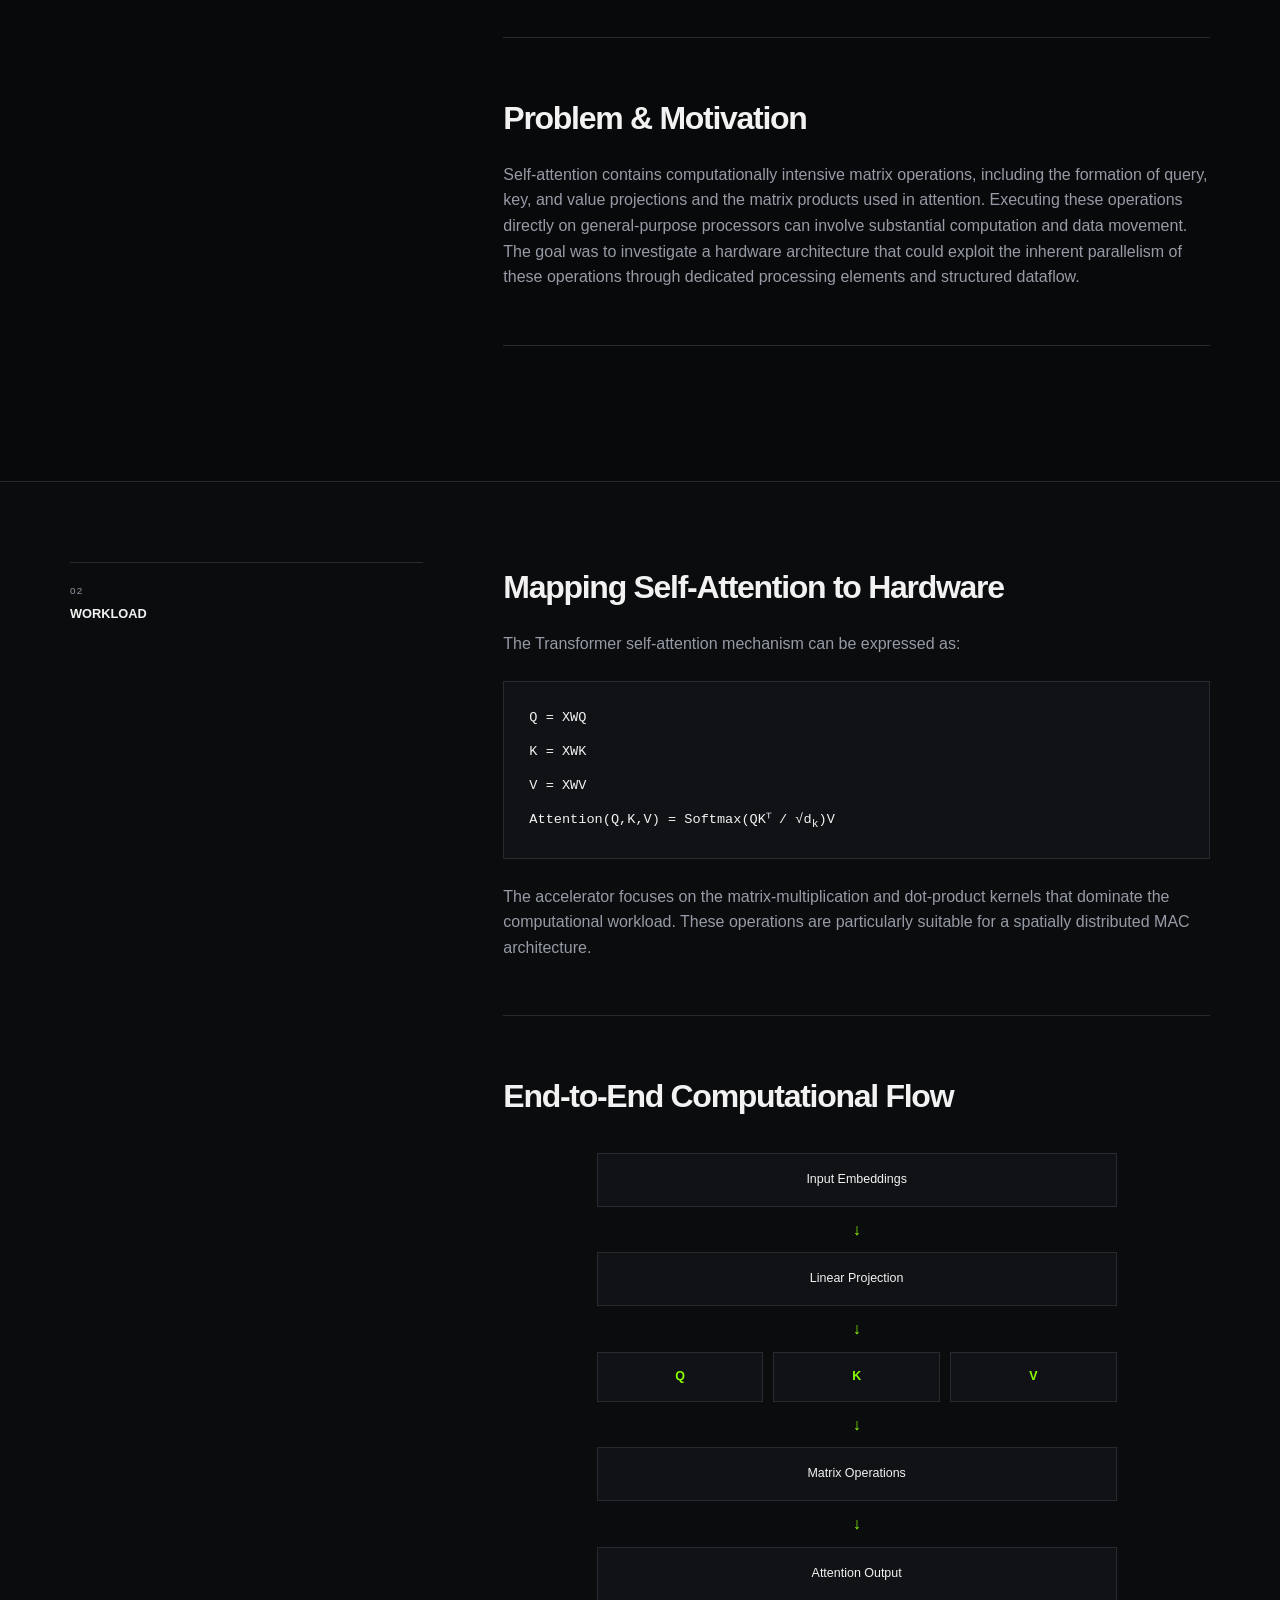
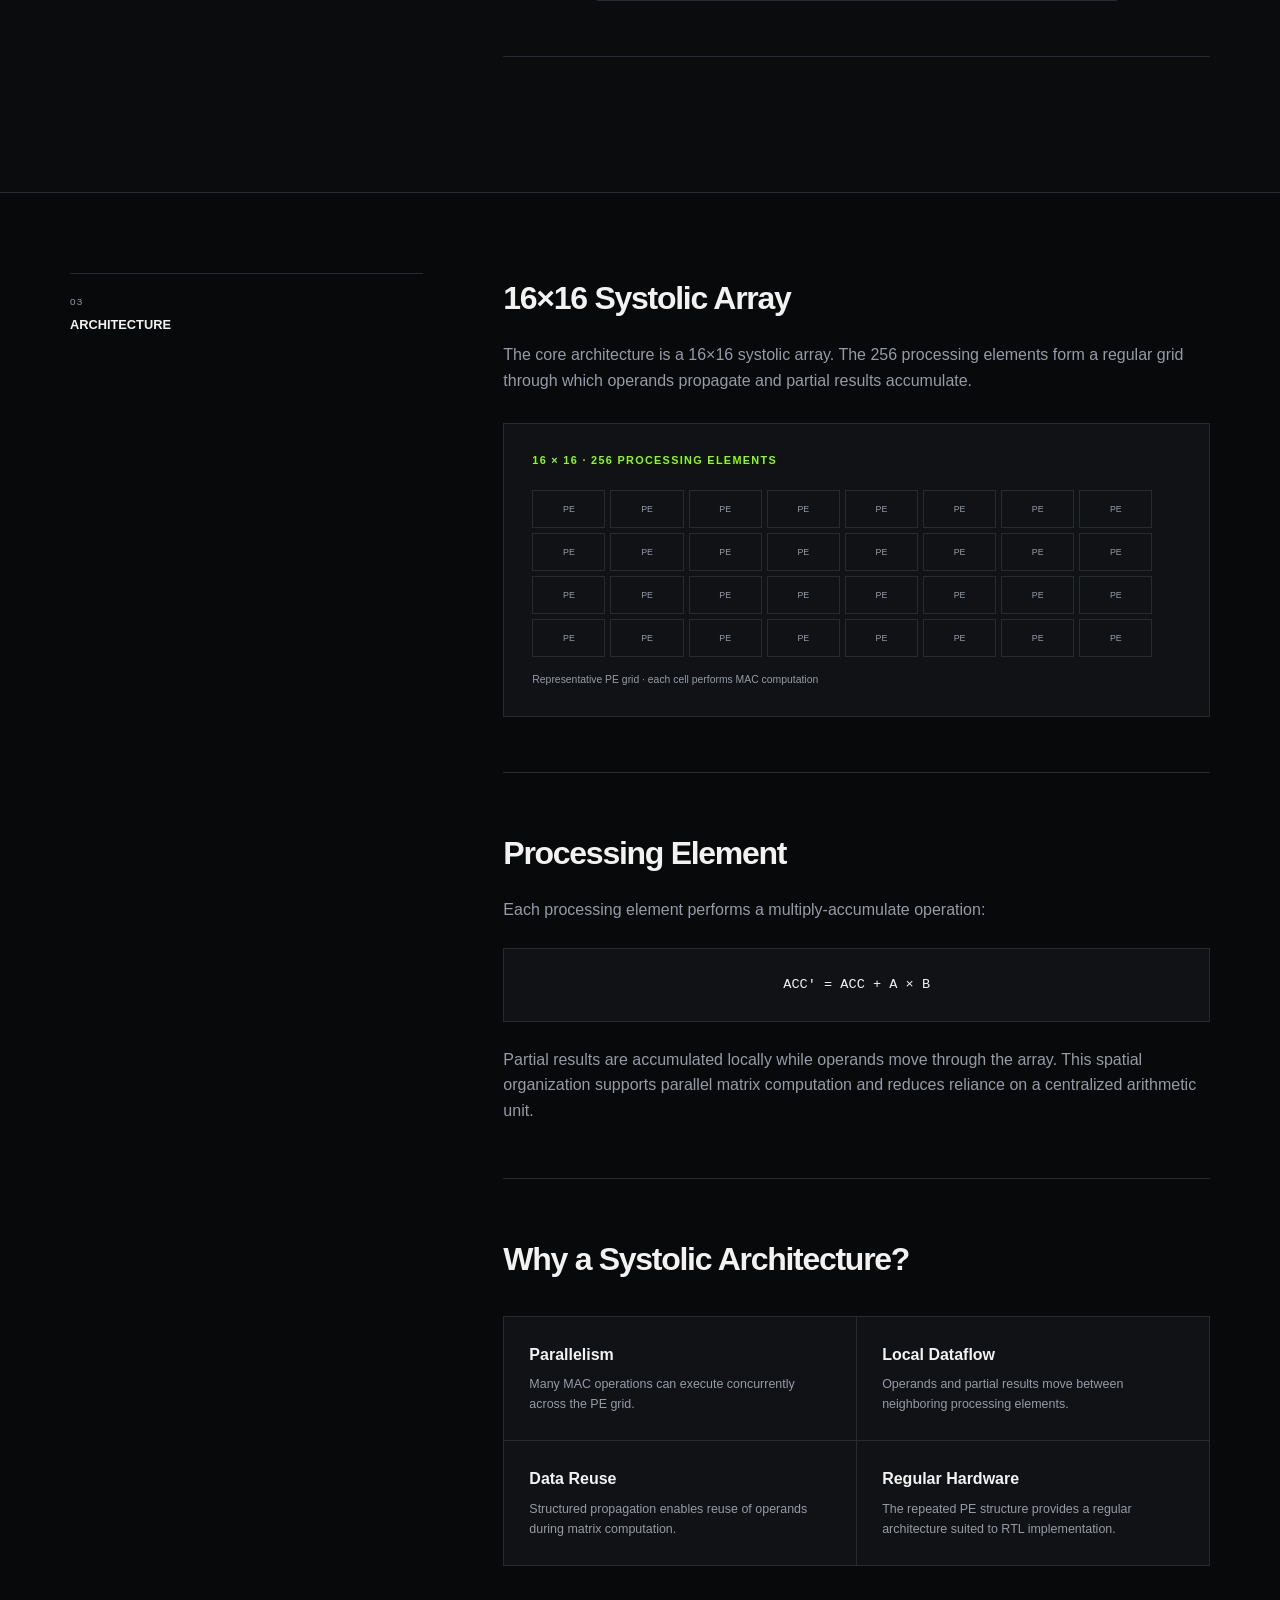
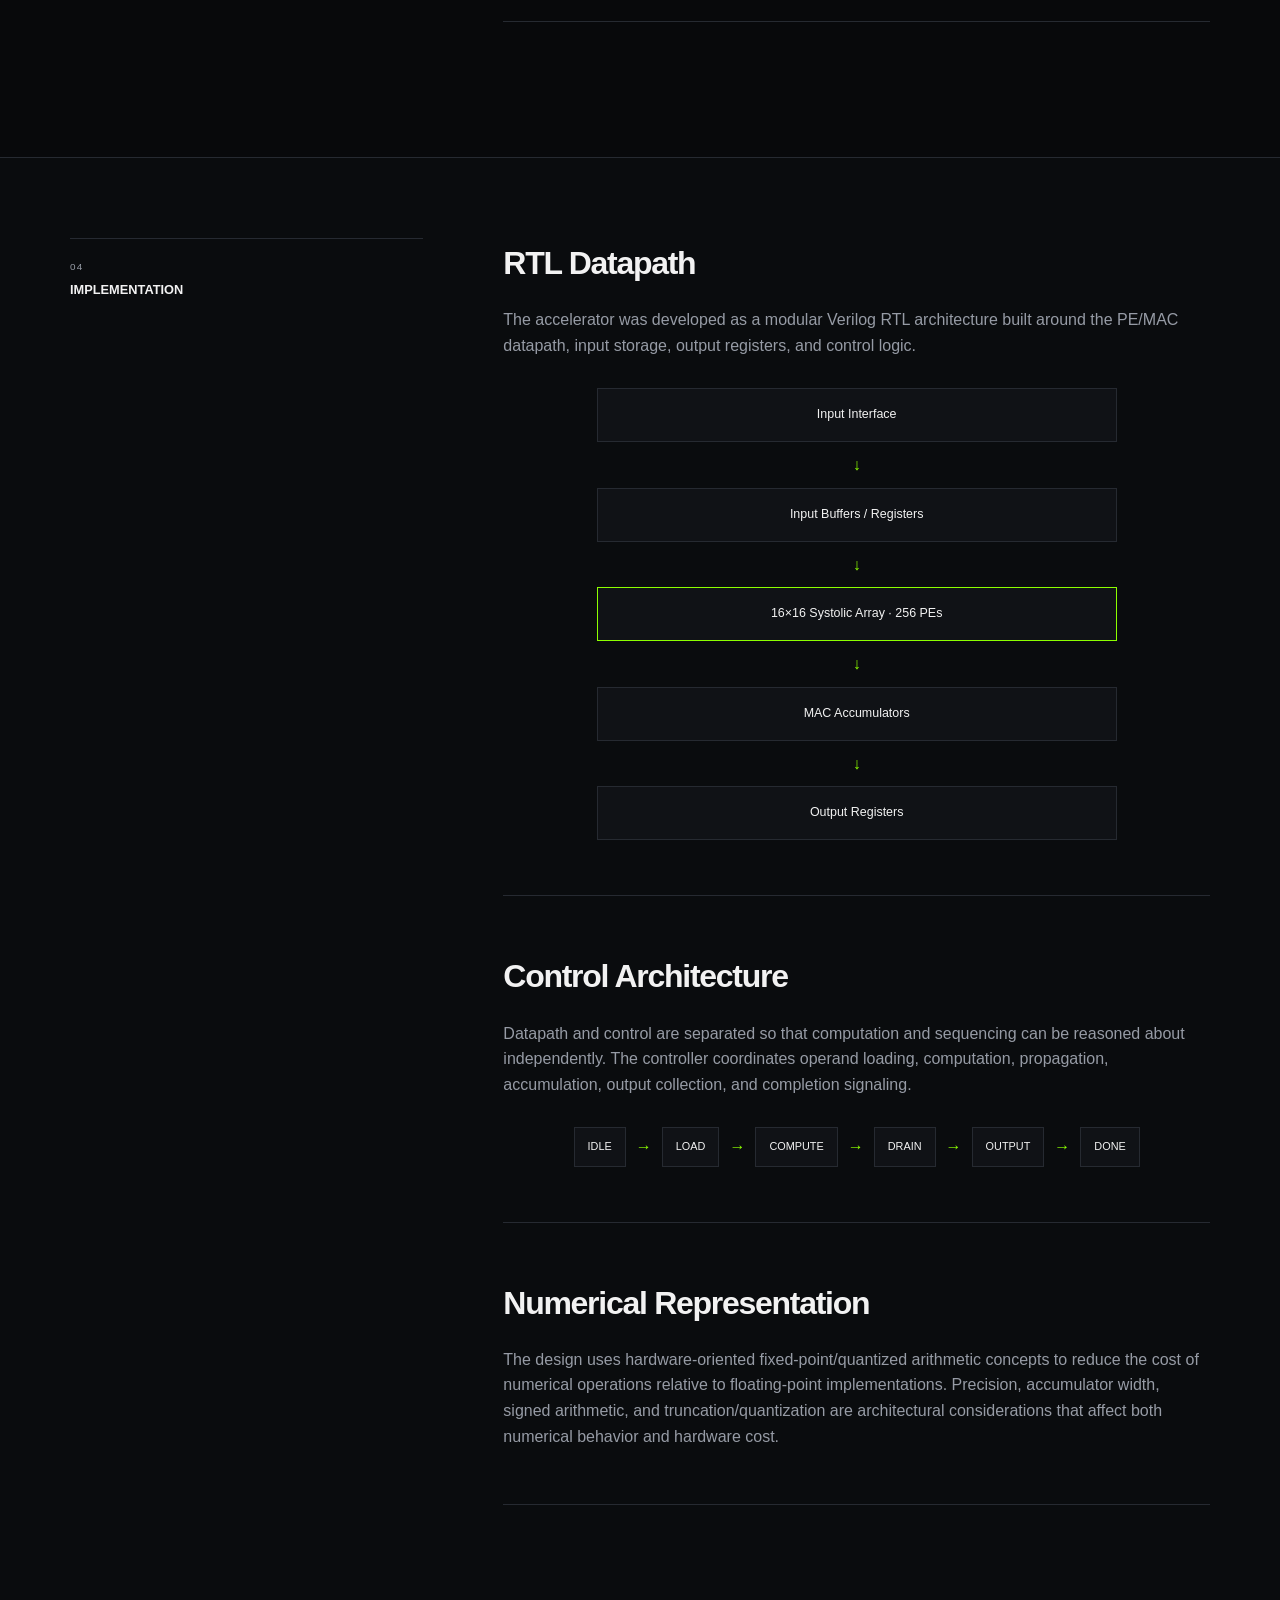
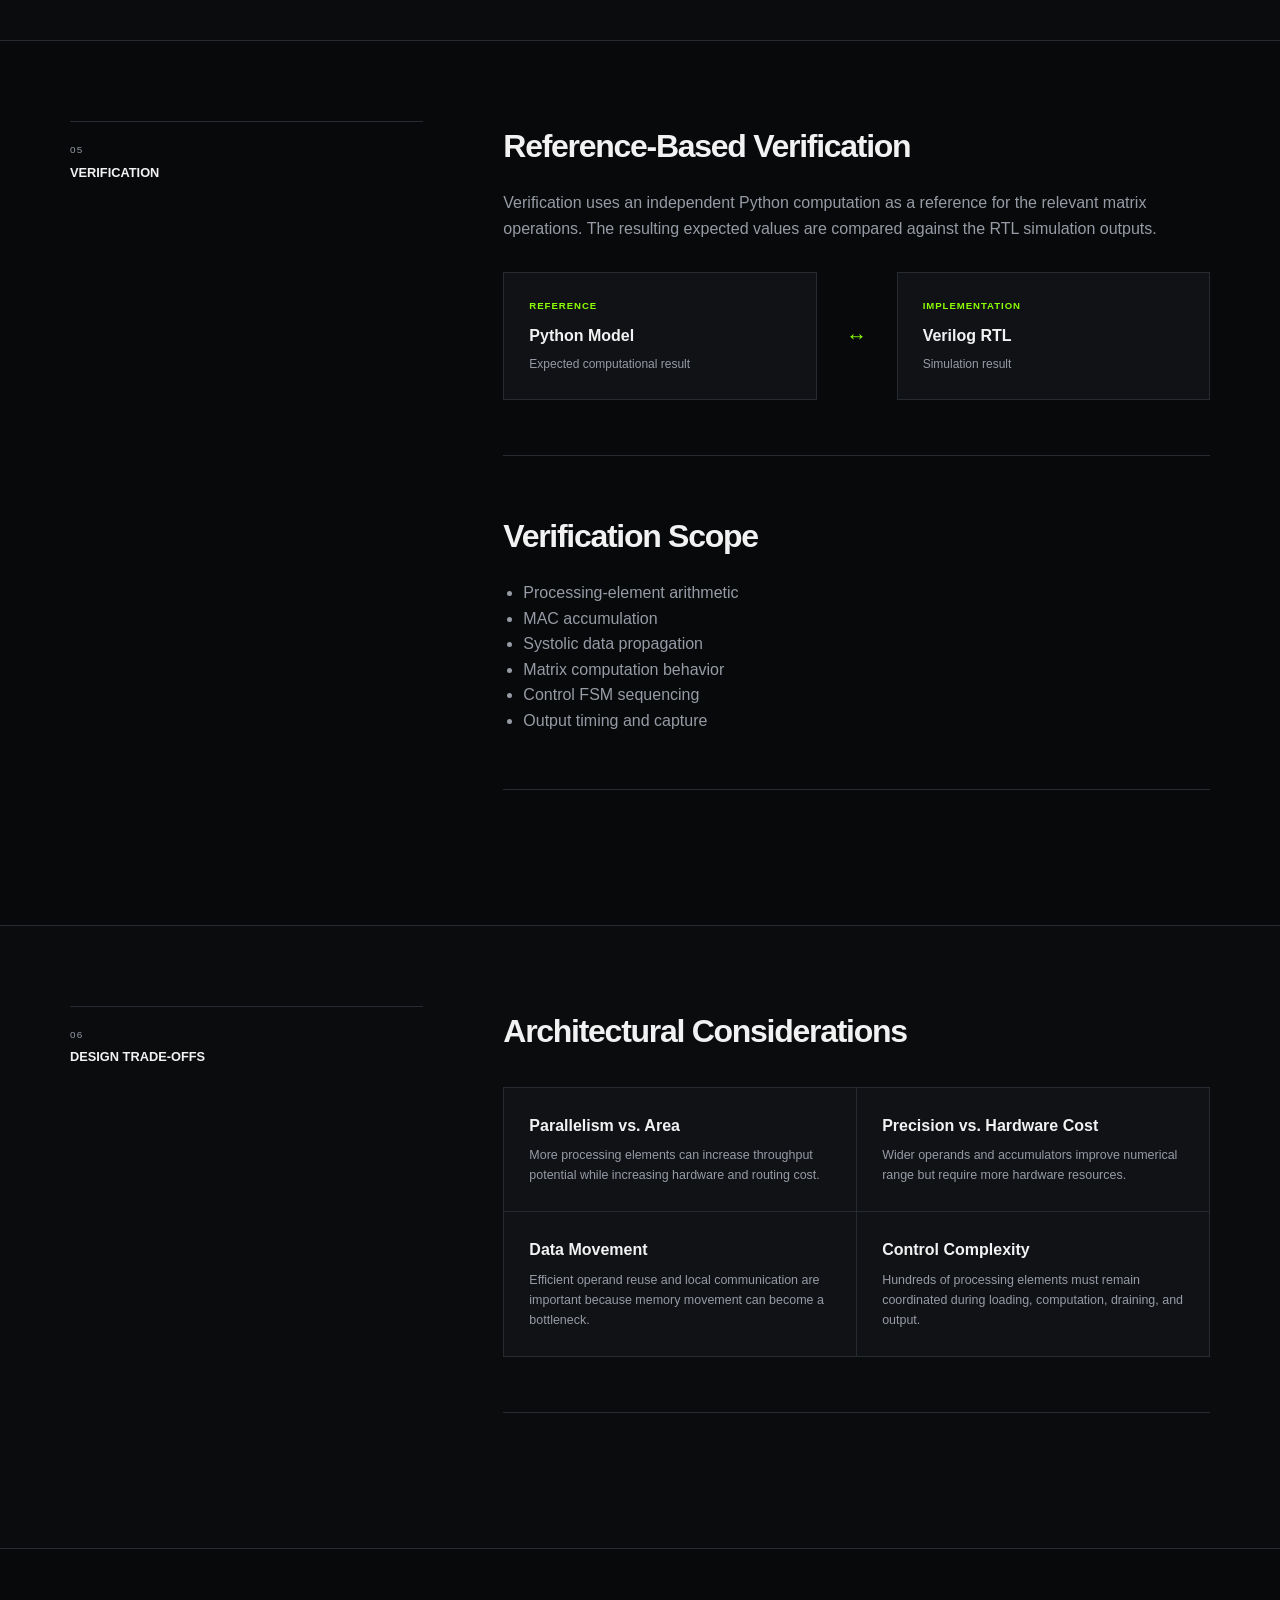
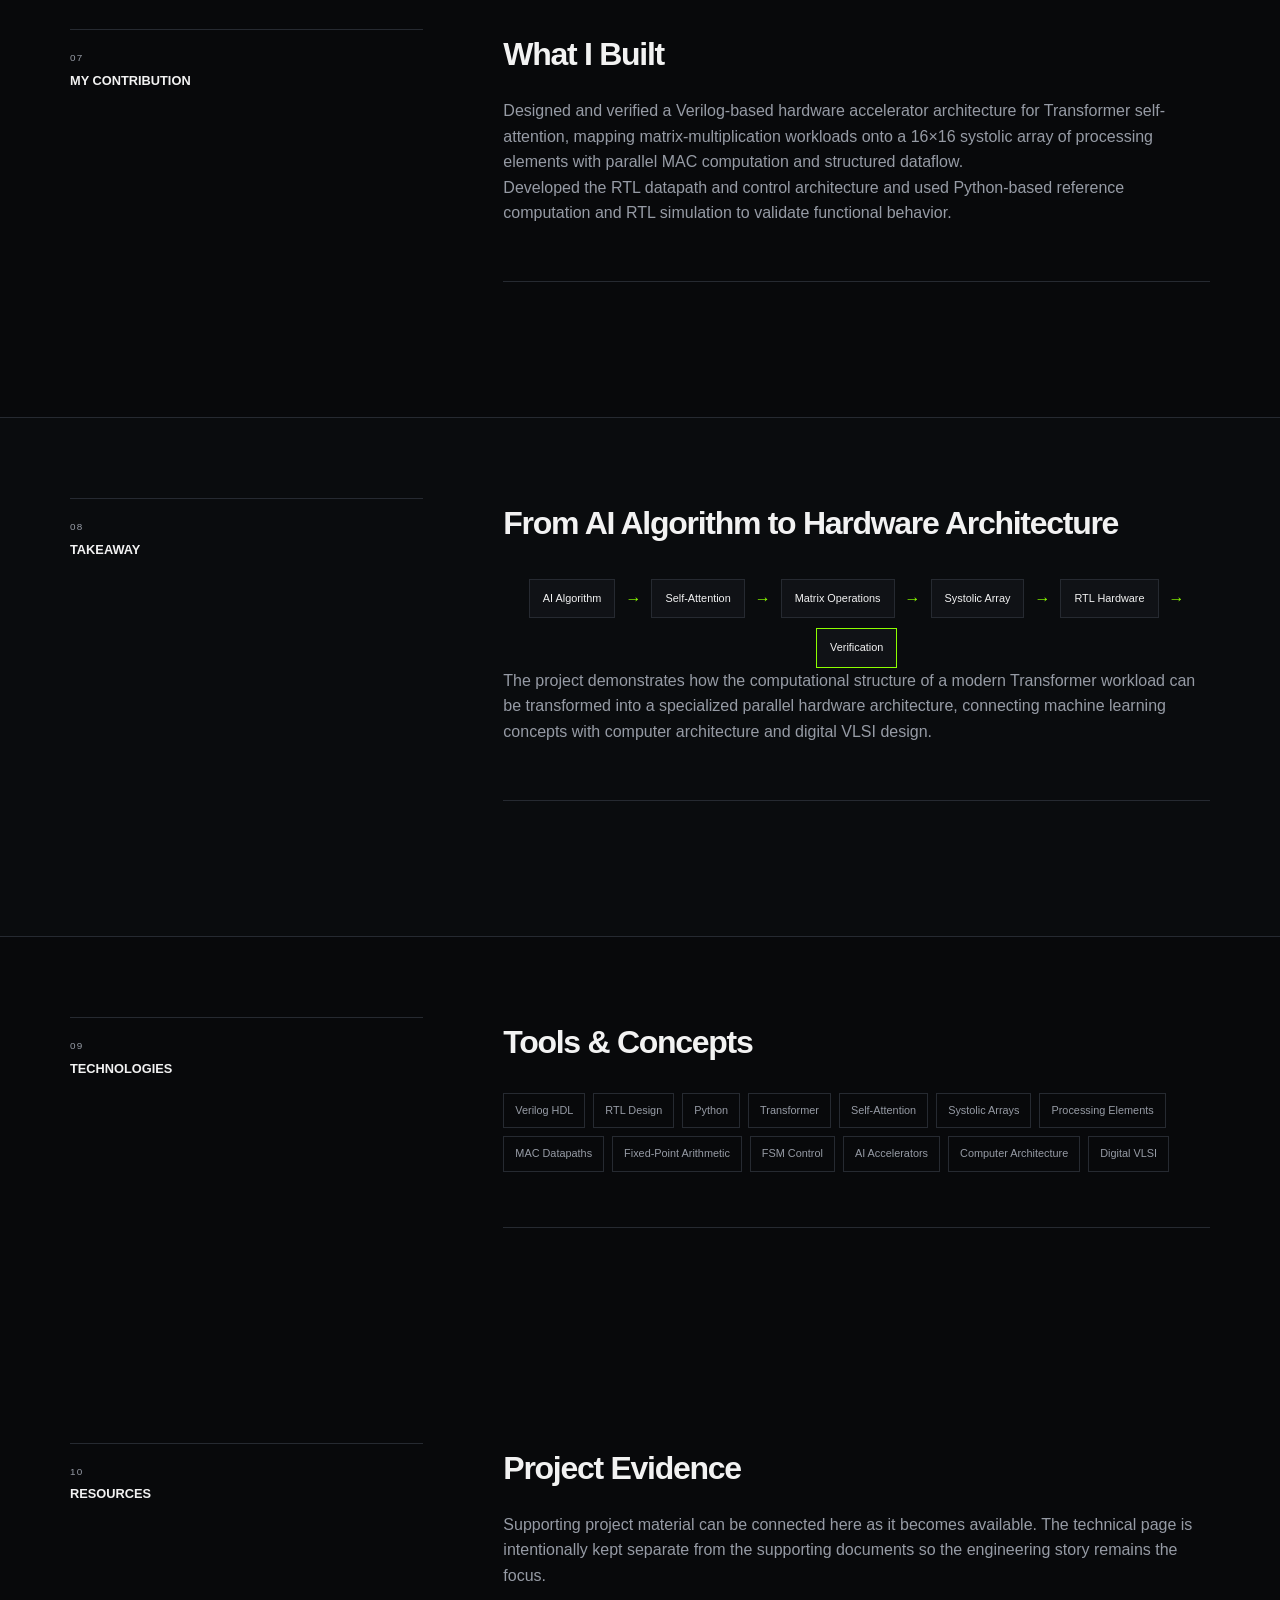
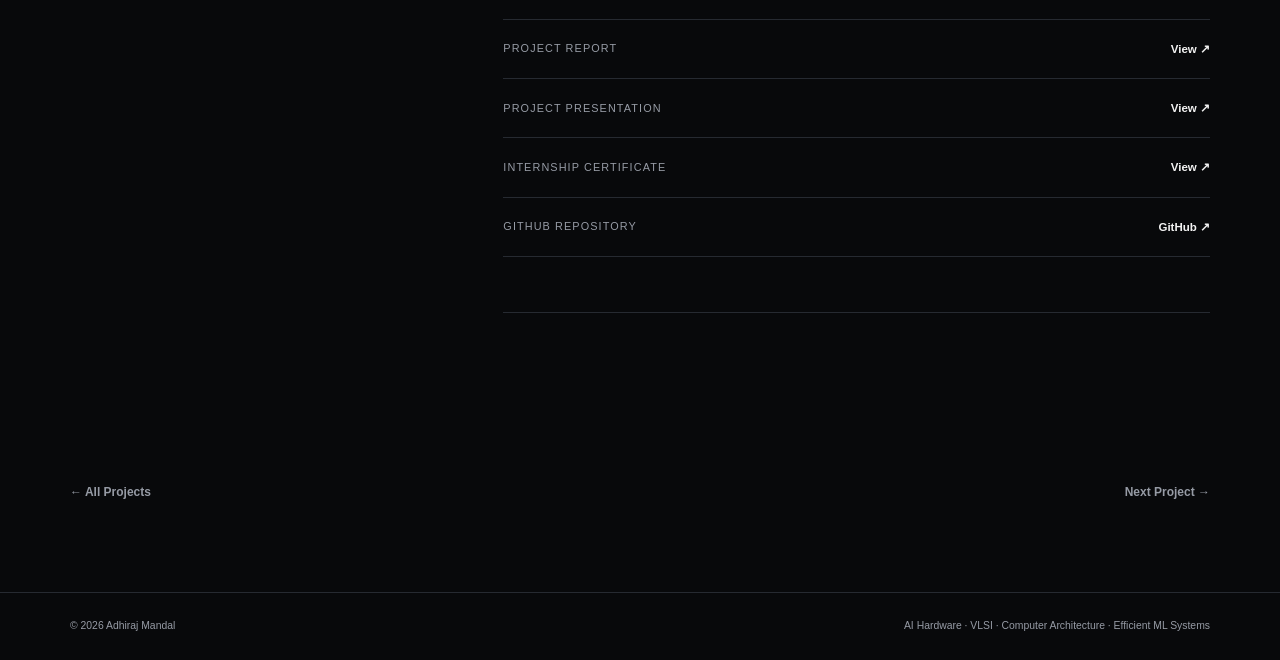
<file: projects/transformer-self-attention.html>
<!DOCTYPE html>
<html lang="en">
<head>
    <meta charset="UTF-8">
    <meta name="viewport" content="width=device-width, initial-scale=1.0">
    <meta name="description" content="Transformer Self-Attention Accelerator — a 16×16 systolic-array RTL architecture by Adhiraj Mandal.">
    <title>Transformer Self-Attention Accelerator | Adhiraj Mandal</title>
    <link rel="stylesheet" href="../style.css">
</head>

<body>

<header class="navbar">
    <div class="nav-container">
        <a href="../index.html" class="logo">Adhiraj Mandal<span>.</span></a>
        <a href="../index.html#projects" class="back-link" style="margin:0">← Back to Projects</a>
    </div>
</header>

<main class="detail-main">

    <!-- HERO -->
    <section class="detail-hero">
        <p class="detail-kicker">AI HARDWARE · COMPUTER ARCHITECTURE · RTL</p>

        <h1>
            Transformer Self-Attention
            <span style="color:var(--accent)">Accelerator.</span>
        </h1>

        <p>
            A Verilog-based hardware architecture for accelerating the computationally
            intensive matrix operations underlying Transformer self-attention using a
            16×16 systolic array and 256 processing elements.
        </p>

        <div class="detail-hero-meta">
            <span>IIIT Bangalore</span>
            <span>AI Hardware / VLSI</span>
            <span>Transformer Acceleration</span>
        </div>

        <a href="../index.html#projects" class="back-link">← Back to Projects</a>
    </section>

    <!-- AT A GLANCE -->
    <section class="detail-content detail-highlight-section">
        <div class="detail-grid">
            <aside class="detail-sidebar">
                <div>
                    <span>PROJECT TYPE</span>
                    <strong>AI Accelerator Architecture</strong>
                </div>
                <div>
                    <span>IMPLEMENTATION</span>
                    <strong>Verilog RTL + Python</strong>
                </div>
                <div>
                    <span>ARCHITECTURE</span>
                    <strong>16×16 Systolic Array</strong>
                </div>
                <div>
                    <span>PROCESSING ELEMENTS</span>
                    <strong>256 PEs</strong>
                </div>
                <div>
                    <span>FOCUS</span>
                    <strong>Self-Attention Matrix Computation</strong>
                </div>
            </aside>

            <article class="detail-body">
                <div class="metric-callout-grid">
                    <div class="metric-callout">
                        <strong>16×16</strong>
                        <span>SYSTOLIC ARRAY</span>
                    </div>
                    <div class="metric-callout">
                        <strong>256</strong>
                        <span>PROCESSING ELEMENTS</span>
                    </div>
                    <div class="metric-callout">
                        <strong>MAC</strong>
                        <span>CORE COMPUTE</span>
                    </div>
                </div>
            </article>
        </div>
    </section>

    <!-- OVERVIEW -->
    <section class="detail-content">
        <div class="detail-grid">
            <aside class="detail-sidebar">
                <div><span>01</span><strong>OVERVIEW</strong></div>
            </aside>

            <article class="detail-body">
                <section>
                    <h2>Overview</h2>
                    <p>
                        Transformer self-attention relies heavily on matrix multiplication and
                        dot-product operations. This project explored how those computational
                        kernels can be mapped from an algorithmic representation into a
                        dedicated RTL hardware architecture.
                    </p>
                    <p>
                        The central design uses a regular 16×16 systolic array containing
                        256 processing elements. Each processing element performs
                        multiply-accumulate computation while data propagates through
                        neighboring elements, exposing parallelism and local data reuse.
                    </p>
                    <p>
                        The work therefore sits at the intersection of machine learning,
                        computer architecture, and digital VLSI: translating a modern AI
                        workload into a structured hardware datapath.
                    </p>
                </section>

                <section>
                    <h2>Problem & Motivation</h2>
                    <p>
                        Self-attention contains computationally intensive matrix operations,
                        including the formation of query, key, and value projections and the
                        matrix products used in attention. Executing these operations directly
                        on general-purpose processors can involve substantial computation and
                        data movement.
                    </p>
                    <p>
                        The goal was to investigate a hardware architecture that could exploit
                        the inherent parallelism of these operations through dedicated
                        processing elements and structured dataflow.
                    </p>
                </section>
            </article>
        </div>
    </section>

    <!-- SELF ATTENTION -->
    <section class="detail-content detail-band">
        <div class="detail-grid">
            <aside class="detail-sidebar">
                <div><span>02</span><strong>WORKLOAD</strong></div>
            </aside>

            <article class="detail-body">
                <section>
                    <h2>Mapping Self-Attention to Hardware</h2>
                    <p>
                        The Transformer self-attention mechanism can be expressed as:
                    </p>

                    <div class="equation-box">
                        <code>Q = XWQ</code>
                        <code>K = XWK</code>
                        <code>V = XWV</code>
                        <code>Attention(Q,K,V) = Softmax(QKᵀ / √d<sub>k</sub>)V</code>
                    </div>

                    <p>
                        The accelerator focuses on the matrix-multiplication and dot-product
                        kernels that dominate the computational workload. These operations
                        are particularly suitable for a spatially distributed MAC architecture.
                    </p>
                </section>

                <section>
                    <h2>End-to-End Computational Flow</h2>

                    <div class="flow-diagram">
                        <div>Input Embeddings</div>
                        <i>↓</i>
                        <div>Linear Projection</div>
                        <i>↓</i>
                        <div class="flow-split">
                            <span>Q</span>
                            <span>K</span>
                            <span>V</span>
                        </div>
                        <i>↓</i>
                        <div>Matrix Operations</div>
                        <i>↓</i>
                        <div>Attention Output</div>
                    </div>
                </section>
            </article>
        </div>
    </section>

    <!-- ARCHITECTURE -->
    <section class="detail-content">
        <div class="detail-grid">
            <aside class="detail-sidebar">
                <div><span>03</span><strong>ARCHITECTURE</strong></div>
            </aside>

            <article class="detail-body">
                <section>
                    <h2>16×16 Systolic Array</h2>
                    <p>
                        The core architecture is a 16×16 systolic array. The 256 processing
                        elements form a regular grid through which operands propagate and
                        partial results accumulate.
                    </p>

                    <div class="array-diagram" aria-label="Conceptual 16 by 16 systolic array">
                        <div class="array-title">16 × 16 · 256 PROCESSING ELEMENTS</div>
                        <div class="array-grid">
                            <span>PE</span><span>PE</span><span>PE</span><span>PE</span><span>PE</span><span>PE</span><span>PE</span><span>PE</span>
                            <span>PE</span><span>PE</span><span>PE</span><span>PE</span><span>PE</span><span>PE</span><span>PE</span><span>PE</span>
                            <span>PE</span><span>PE</span><span>PE</span><span>PE</span><span>PE</span><span>PE</span><span>PE</span><span>PE</span>
                            <span>PE</span><span>PE</span><span>PE</span><span>PE</span><span>PE</span><span>PE</span><span>PE</span><span>PE</span>
                        </div>
                        <div class="array-note">Representative PE grid · each cell performs MAC computation</div>
                    </div>
                </section>

                <section>
                    <h2>Processing Element</h2>
                    <p>
                        Each processing element performs a multiply-accumulate operation:
                    </p>

                    <div class="equation-box centered-equation">
                        <code>ACC′ = ACC + A × B</code>
                    </div>

                    <p>
                        Partial results are accumulated locally while operands move through
                        the array. This spatial organization supports parallel matrix
                        computation and reduces reliance on a centralized arithmetic unit.
                    </p>
                </section>

                <section>
                    <h2>Why a Systolic Architecture?</h2>
                    <div class="feature-list">
                        <div>
                            <strong>Parallelism</strong>
                            <p>Many MAC operations can execute concurrently across the PE grid.</p>
                        </div>
                        <div>
                            <strong>Local Dataflow</strong>
                            <p>Operands and partial results move between neighboring processing elements.</p>
                        </div>
                        <div>
                            <strong>Data Reuse</strong>
                            <p>Structured propagation enables reuse of operands during matrix computation.</p>
                        </div>
                        <div>
                            <strong>Regular Hardware</strong>
                            <p>The repeated PE structure provides a regular architecture suited to RTL implementation.</p>
                        </div>
                    </div>
                </section>
            </article>
        </div>
    </section>

    <!-- IMPLEMENTATION -->
    <section class="detail-content detail-band">
        <div class="detail-grid">
            <aside class="detail-sidebar">
                <div><span>04</span><strong>IMPLEMENTATION</strong></div>
            </aside>

            <article class="detail-body">
                <section>
                    <h2>RTL Datapath</h2>
                    <p>
                        The accelerator was developed as a modular Verilog RTL architecture
                        built around the PE/MAC datapath, input storage, output registers,
                        and control logic.
                    </p>

                    <div class="architecture-stack">
                        <div>Input Interface</div>
                        <i>↓</i>
                        <div>Input Buffers / Registers</div>
                        <i>↓</i>
                        <div class="accent-box">16×16 Systolic Array · 256 PEs</div>
                        <i>↓</i>
                        <div>MAC Accumulators</div>
                        <i>↓</i>
                        <div>Output Registers</div>
                    </div>
                </section>

                <section>
                    <h2>Control Architecture</h2>
                    <p>
                        Datapath and control are separated so that computation and sequencing
                        can be reasoned about independently. The controller coordinates
                        operand loading, computation, propagation, accumulation, output
                        collection, and completion signaling.
                    </p>

                    <div class="state-flow">
                        <span>IDLE</span><i>→</i>
                        <span>LOAD</span><i>→</i>
                        <span>COMPUTE</span><i>→</i>
                        <span>DRAIN</span><i>→</i>
                        <span>OUTPUT</span><i>→</i>
                        <span>DONE</span>
                    </div>
                </section>

                <section>
                    <h2>Numerical Representation</h2>
                    <p>
                        The design uses hardware-oriented fixed-point/quantized arithmetic
                        concepts to reduce the cost of numerical operations relative to
                        floating-point implementations. Precision, accumulator width,
                        signed arithmetic, and truncation/quantization are architectural
                        considerations that affect both numerical behavior and hardware cost.
                    </p>
                </section>
            </article>
        </div>
    </section>

    <!-- VERIFICATION -->
    <section class="detail-content">
        <div class="detail-grid">
            <aside class="detail-sidebar">
                <div><span>05</span><strong>VERIFICATION</strong></div>
            </aside>

            <article class="detail-body">
                <section>
                    <h2>Reference-Based Verification</h2>
                    <p>
                        Verification uses an independent Python computation as a reference
                        for the relevant matrix operations. The resulting expected values
                        are compared against the RTL simulation outputs.
                    </p>

                    <div class="verification-flow">
                        <div>
                            <span>REFERENCE</span>
                            <strong>Python Model</strong>
                            <p>Expected computational result</p>
                        </div>
                        <div class="verify-arrow">↔</div>
                        <div>
                            <span>IMPLEMENTATION</span>
                            <strong>Verilog RTL</strong>
                            <p>Simulation result</p>
                        </div>
                    </div>
                </section>

                <section>
                    <h2>Verification Scope</h2>
                    <ul>
                        <li>Processing-element arithmetic</li>
                        <li>MAC accumulation</li>
                        <li>Systolic data propagation</li>
                        <li>Matrix computation behavior</li>
                        <li>Control FSM sequencing</li>
                        <li>Output timing and capture</li>
                    </ul>
                </section>
            </article>
        </div>
    </section>

    <!-- DESIGN CHALLENGES -->
    <section class="detail-content detail-band">
        <div class="detail-grid">
            <aside class="detail-sidebar">
                <div><span>06</span><strong>DESIGN TRADE-OFFS</strong></div>
            </aside>

            <article class="detail-body">
                <section>
                    <h2>Architectural Considerations</h2>

                    <div class="feature-list">
                        <div>
                            <strong>Parallelism vs. Area</strong>
                            <p>More processing elements can increase throughput potential while increasing hardware and routing cost.</p>
                        </div>
                        <div>
                            <strong>Precision vs. Hardware Cost</strong>
                            <p>Wider operands and accumulators improve numerical range but require more hardware resources.</p>
                        </div>
                        <div>
                            <strong>Data Movement</strong>
                            <p>Efficient operand reuse and local communication are important because memory movement can become a bottleneck.</p>
                        </div>
                        <div>
                            <strong>Control Complexity</strong>
                            <p>Hundreds of processing elements must remain coordinated during loading, computation, draining, and output.</p>
                        </div>
                    </div>
                </section>
            </article>
        </div>
    </section>

    <!-- CONTRIBUTION -->
    <section class="detail-content">
        <div class="detail-grid">
            <aside class="detail-sidebar">
                <div><span>07</span><strong>MY CONTRIBUTION</strong></div>
            </aside>

            <article class="detail-body">
                <section>
                    <h2>What I Built</h2>
                    <p>
                        Designed and verified a Verilog-based hardware accelerator architecture
                        for Transformer self-attention, mapping matrix-multiplication workloads
                        onto a 16×16 systolic array of processing elements with parallel MAC
                        computation and structured dataflow.
                    </p>
                    <p>
                        Developed the RTL datapath and control architecture and used
                        Python-based reference computation and RTL simulation to validate
                        functional behavior.
                    </p>
                </section>
            </article>
        </div>
    </section>

    <!-- TAKEAWAY -->
    <section class="detail-content detail-band">
        <div class="detail-grid">
            <aside class="detail-sidebar">
                <div><span>08</span><strong>TAKEAWAY</strong></div>
            </aside>

            <article class="detail-body">
                <section>
                    <h2>From AI Algorithm to Hardware Architecture</h2>
                    <div class="pipeline">
                        <span>AI Algorithm</span>
                        <i>→</i>
                        <span>Self-Attention</span>
                        <i>→</i>
                        <span>Matrix Operations</span>
                        <i>→</i>
                        <span>Systolic Array</span>
                        <i>→</i>
                        <span>RTL Hardware</span>
                        <i>→</i>
                        <span>Verification</span>
                    </div>
                    <p>
                        The project demonstrates how the computational structure of a modern
                        Transformer workload can be transformed into a specialized parallel
                        hardware architecture, connecting machine learning concepts with
                        computer architecture and digital VLSI design.
                    </p>
                </section>
            </article>
        </div>
    </section>

    <!-- TECHNOLOGIES -->
    <section class="detail-content">
        <div class="detail-grid">
            <aside class="detail-sidebar">
                <div><span>09</span><strong>TECHNOLOGIES</strong></div>
            </aside>

            <article class="detail-body">
                <section>
                    <h2>Tools & Concepts</h2>
                    <div class="large-tags">
                        <span>Verilog HDL</span>
                        <span>RTL Design</span>
                        <span>Python</span>
                        <span>Transformer</span>
                        <span>Self-Attention</span>
                        <span>Systolic Arrays</span>
                        <span>Processing Elements</span>
                        <span>MAC Datapaths</span>
                        <span>Fixed-Point Arithmetic</span>
                        <span>FSM Control</span>
                        <span>AI Accelerators</span>
                        <span>Computer Architecture</span>
                        <span>Digital VLSI</span>
                    </div>
                </section>
            </article>
        </div>
    </section>

    <!-- RESOURCES -->
    <section class="detail-content detail-resources">
        <div class="detail-grid">
            <aside class="detail-sidebar">
                <div><span>10</span><strong>RESOURCES</strong></div>
            </aside>

            <article class="detail-body">
                <section>
                    <h2>Project Evidence</h2>
                    <p>
                        Supporting project material can be connected here as it becomes
                        available. The technical page is intentionally kept separate from
                        the supporting documents so the engineering story remains the focus.
                    </p>

                    <div class="resource-list">
                        <a href="https://drive.google.com/file/d/1pN06--ptwg-rTRn5eQYSDjc8AXms6_m8/view?usp=drive_link" class="resource-item">
                            <span>PROJECT REPORT</span>
                            <strong>View ↗</strong>
                        </a>
                        <a href="https://drive.google.com/file/d/1y5nRn_FbzHCxTUe0NLuowfra2A2El_hS/view?usp=drive_link" class="resource-item">
                            <span>PROJECT PRESENTATION</span>
                            <strong>View ↗</strong>
                        </a>
                        <a href="https://drive.google.com/file/d/1a9wjhTZkOmmmGncxlvWK2NEZVH-SB3iD/view?usp=drive_link" class="resource-item">
                            <span>INTERNSHIP CERTIFICATE</span>
                            <strong>View ↗</strong>
                        </a>
                        <a href="https://github.com/Adhiraj-Mandal/transformer-self-attention-accelerator" class="resource-item">
                            <span>GITHUB REPOSITORY</span>
                            <strong>GitHub ↗</strong>
                        </a>
                        
                    </div>
                </section>
            </article>
        </div>
    </section>

    <!-- NAV -->
    <section class="project-nav">
        <a href="../index.html#projects">← All Projects</a>
        <a href="tinyml-cnn-safety.html">Next Project →</a>
    </section>

</main>

<footer>
    <div class="footer-container">
        <p>© 2026 Adhiraj Mandal</p>
        <p>AI Hardware · VLSI · Computer Architecture · Efficient ML Systems</p>
    </div>
</footer>

</body>
</html>
</file>
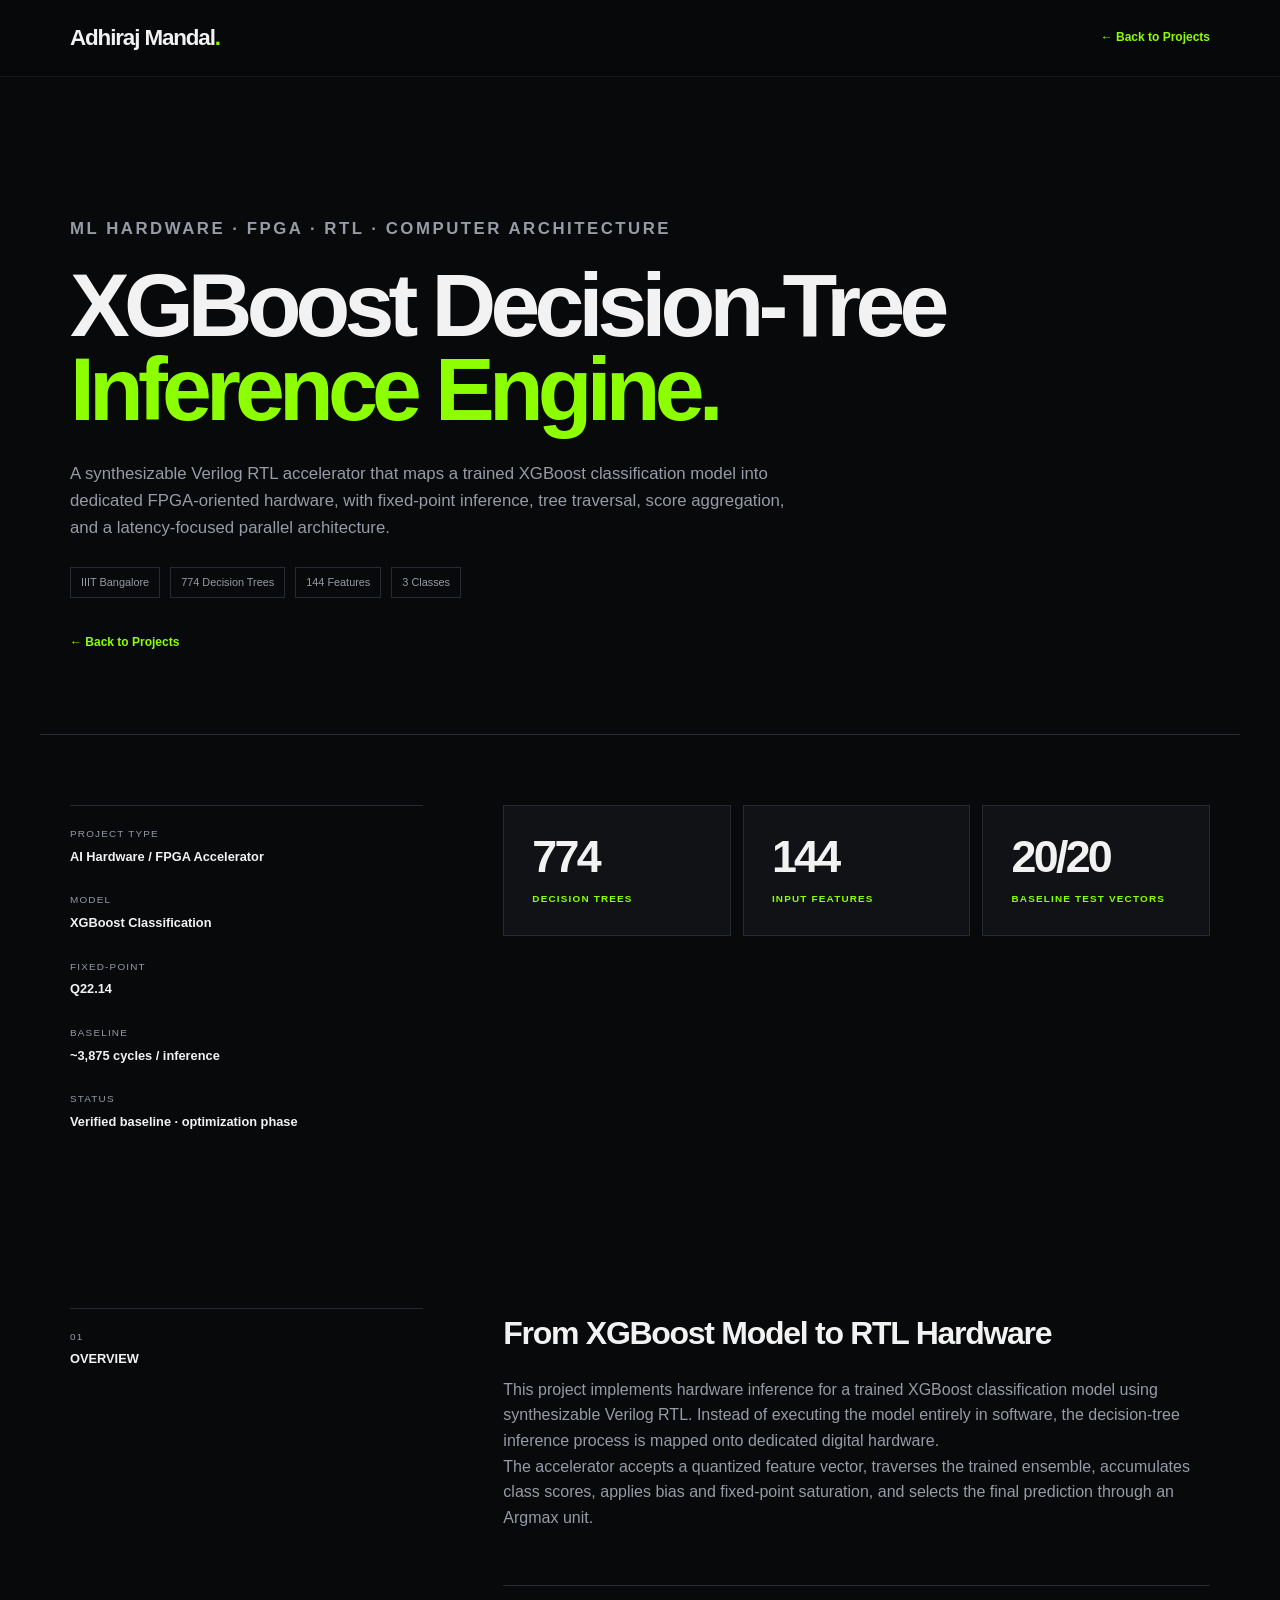
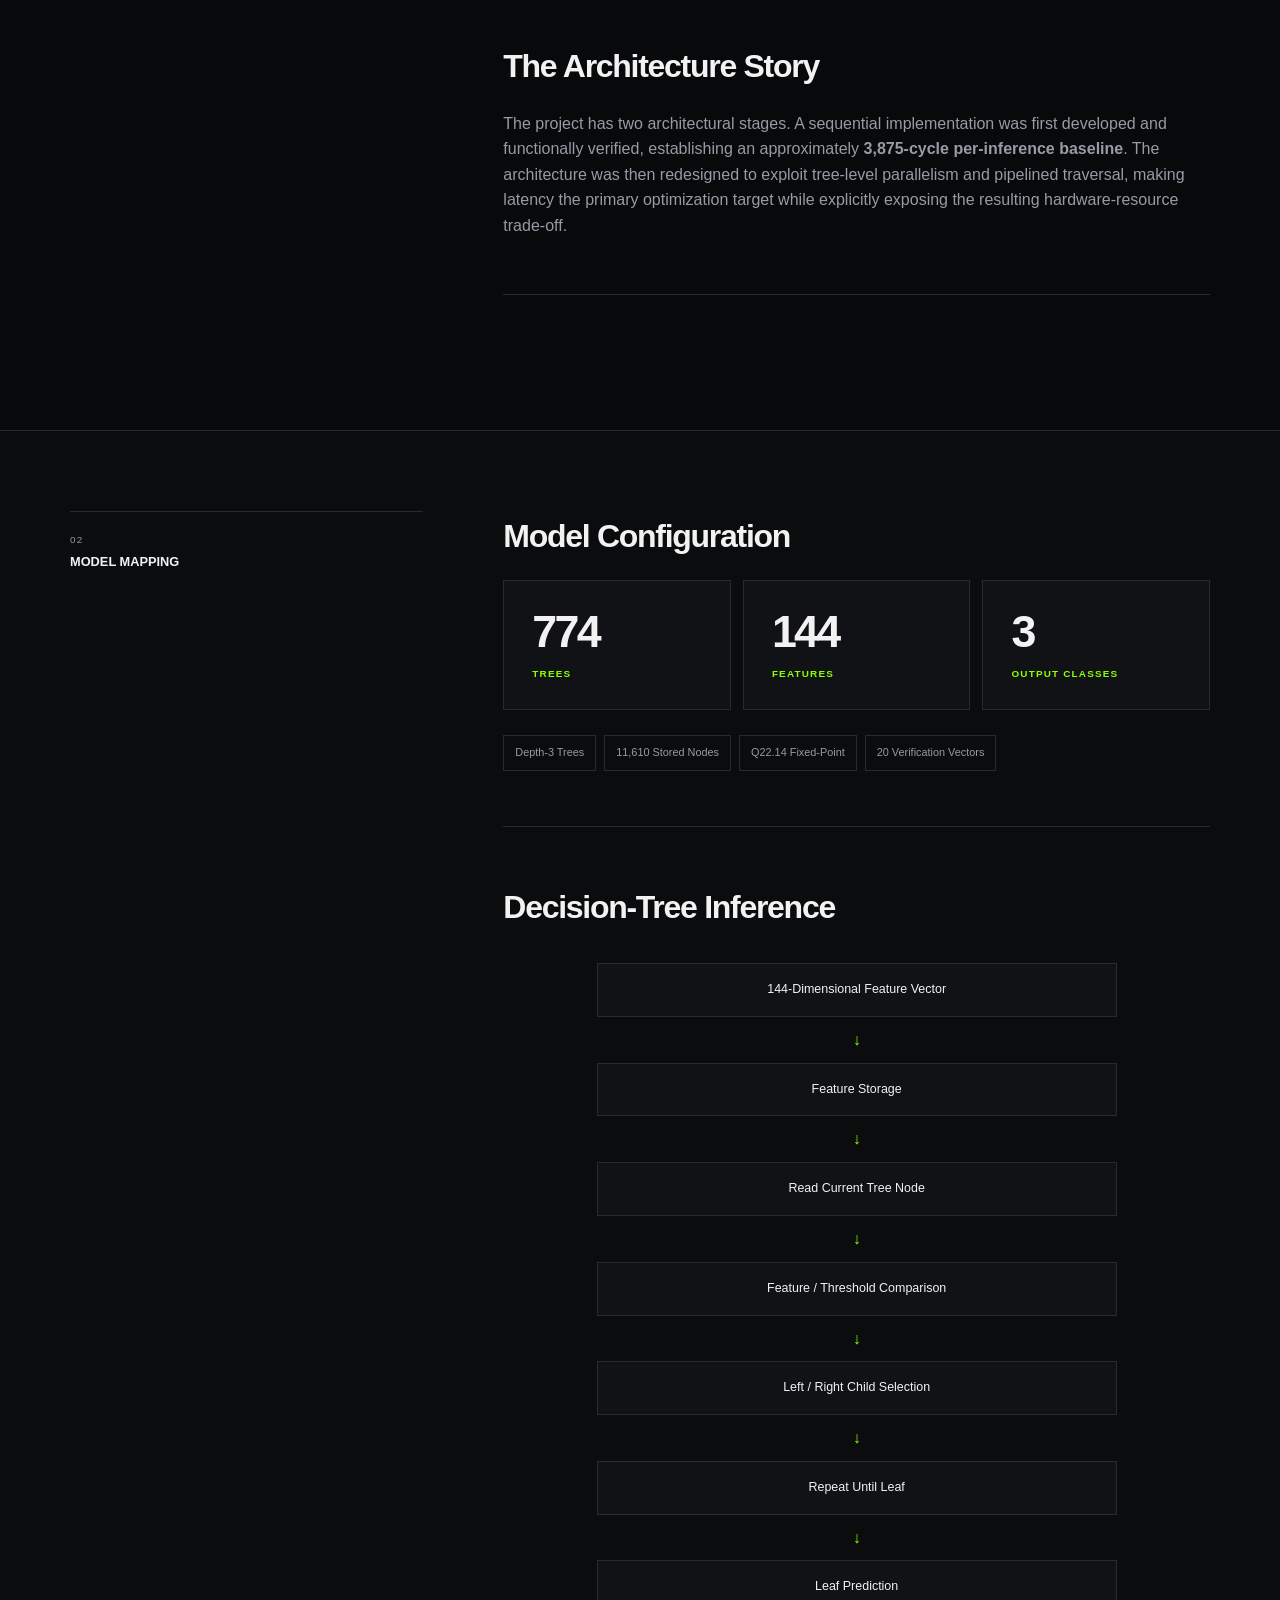
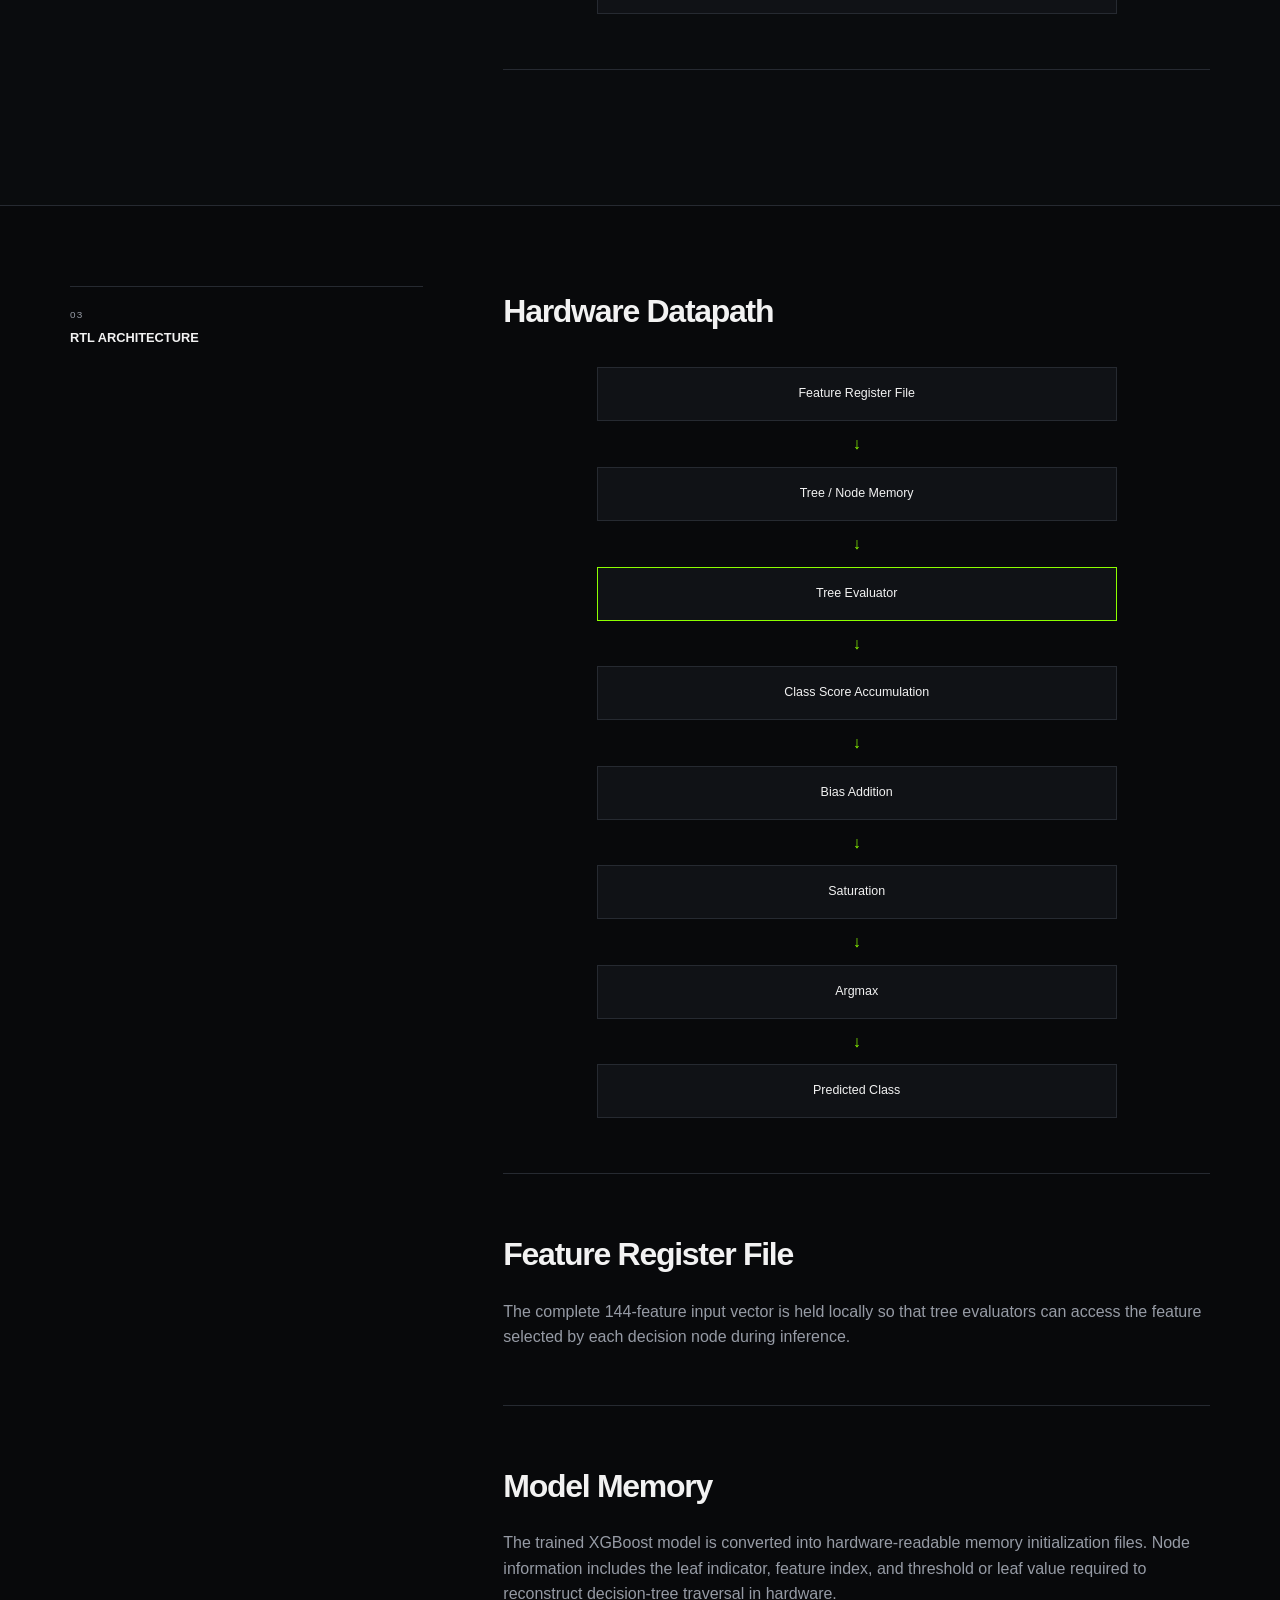
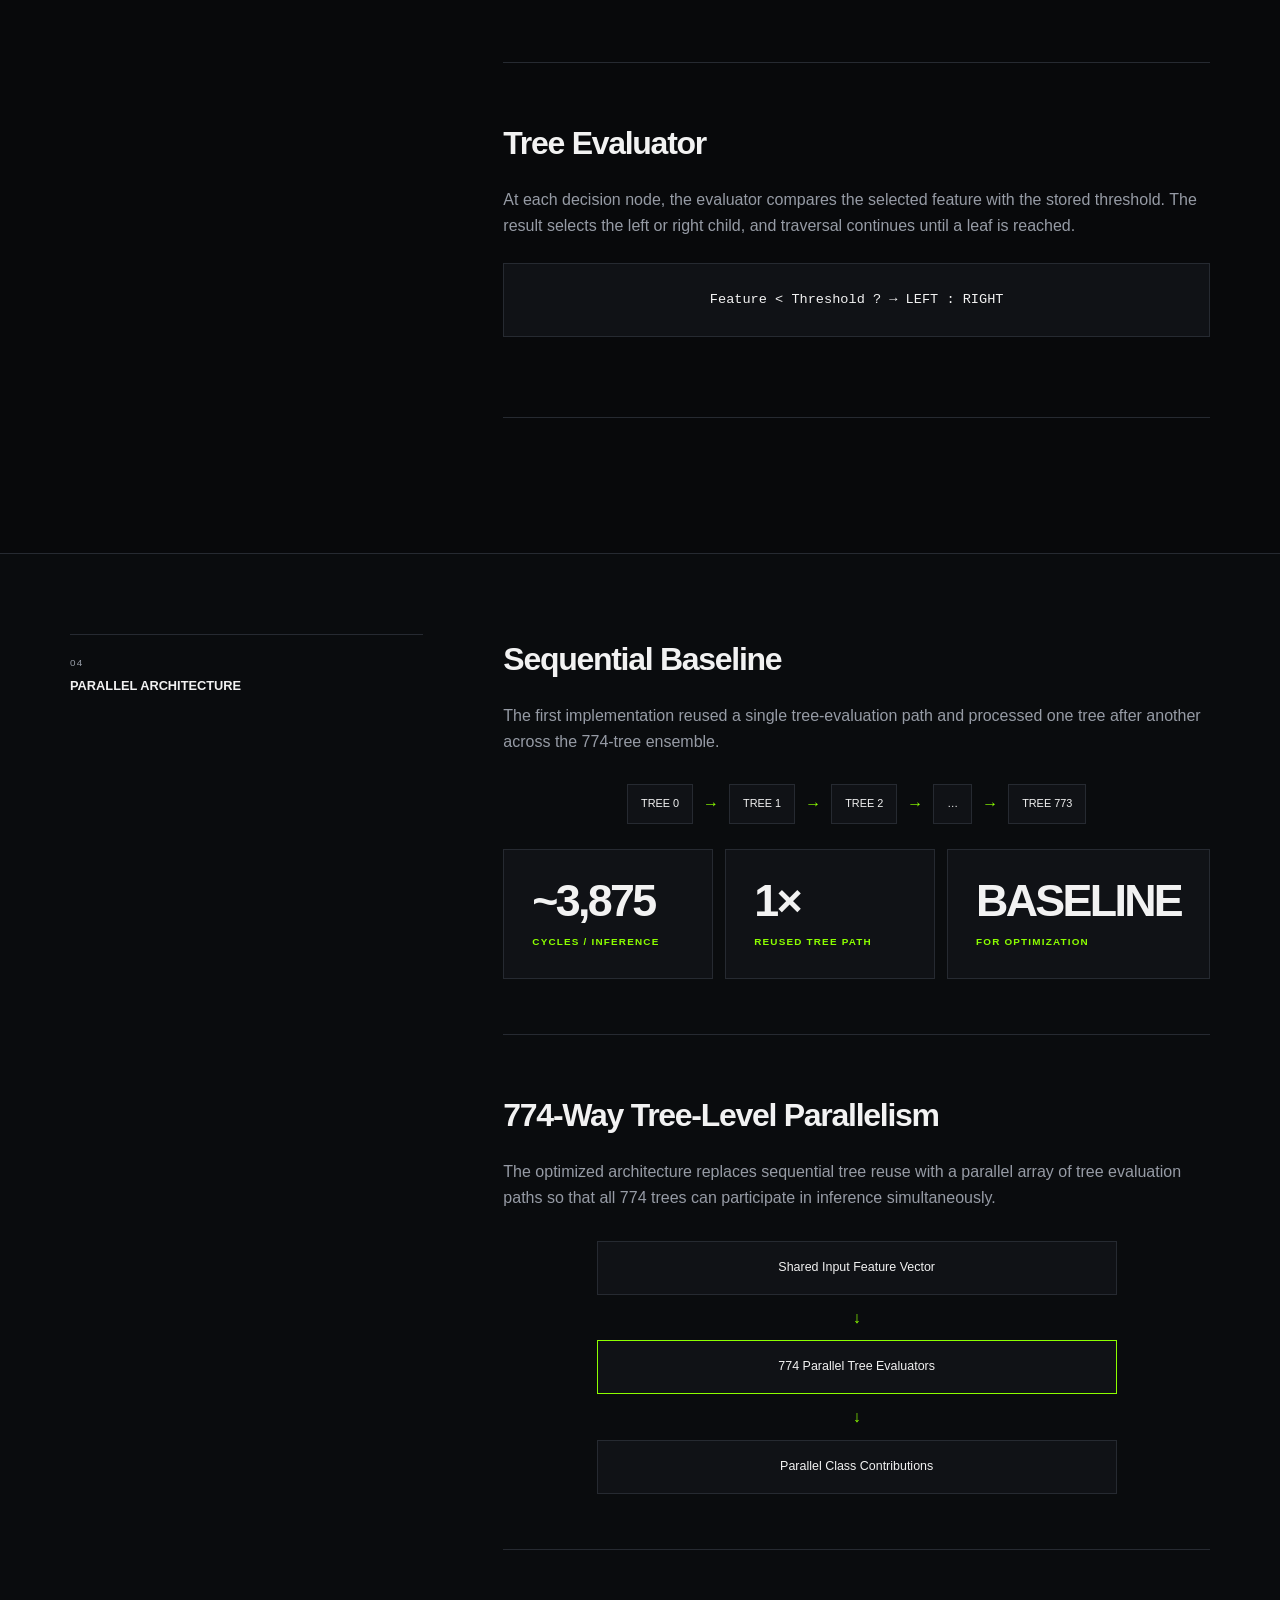
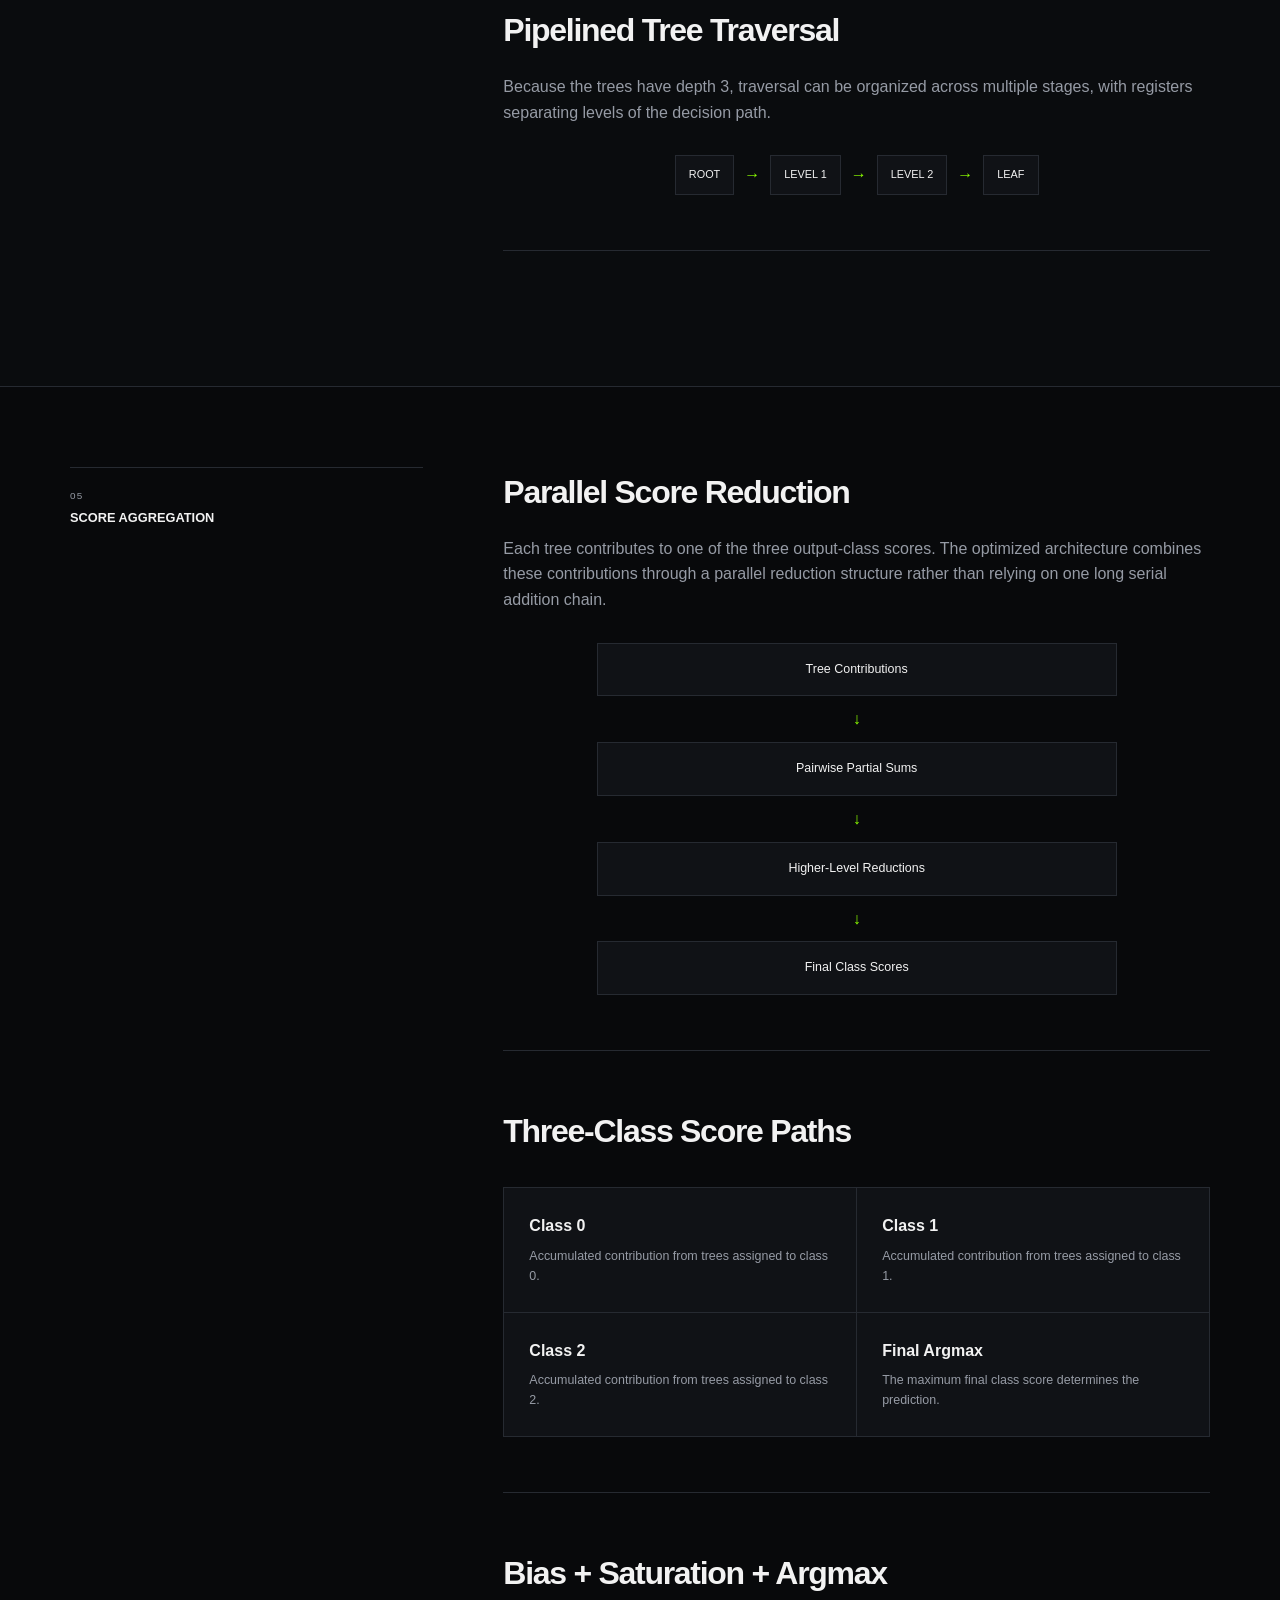
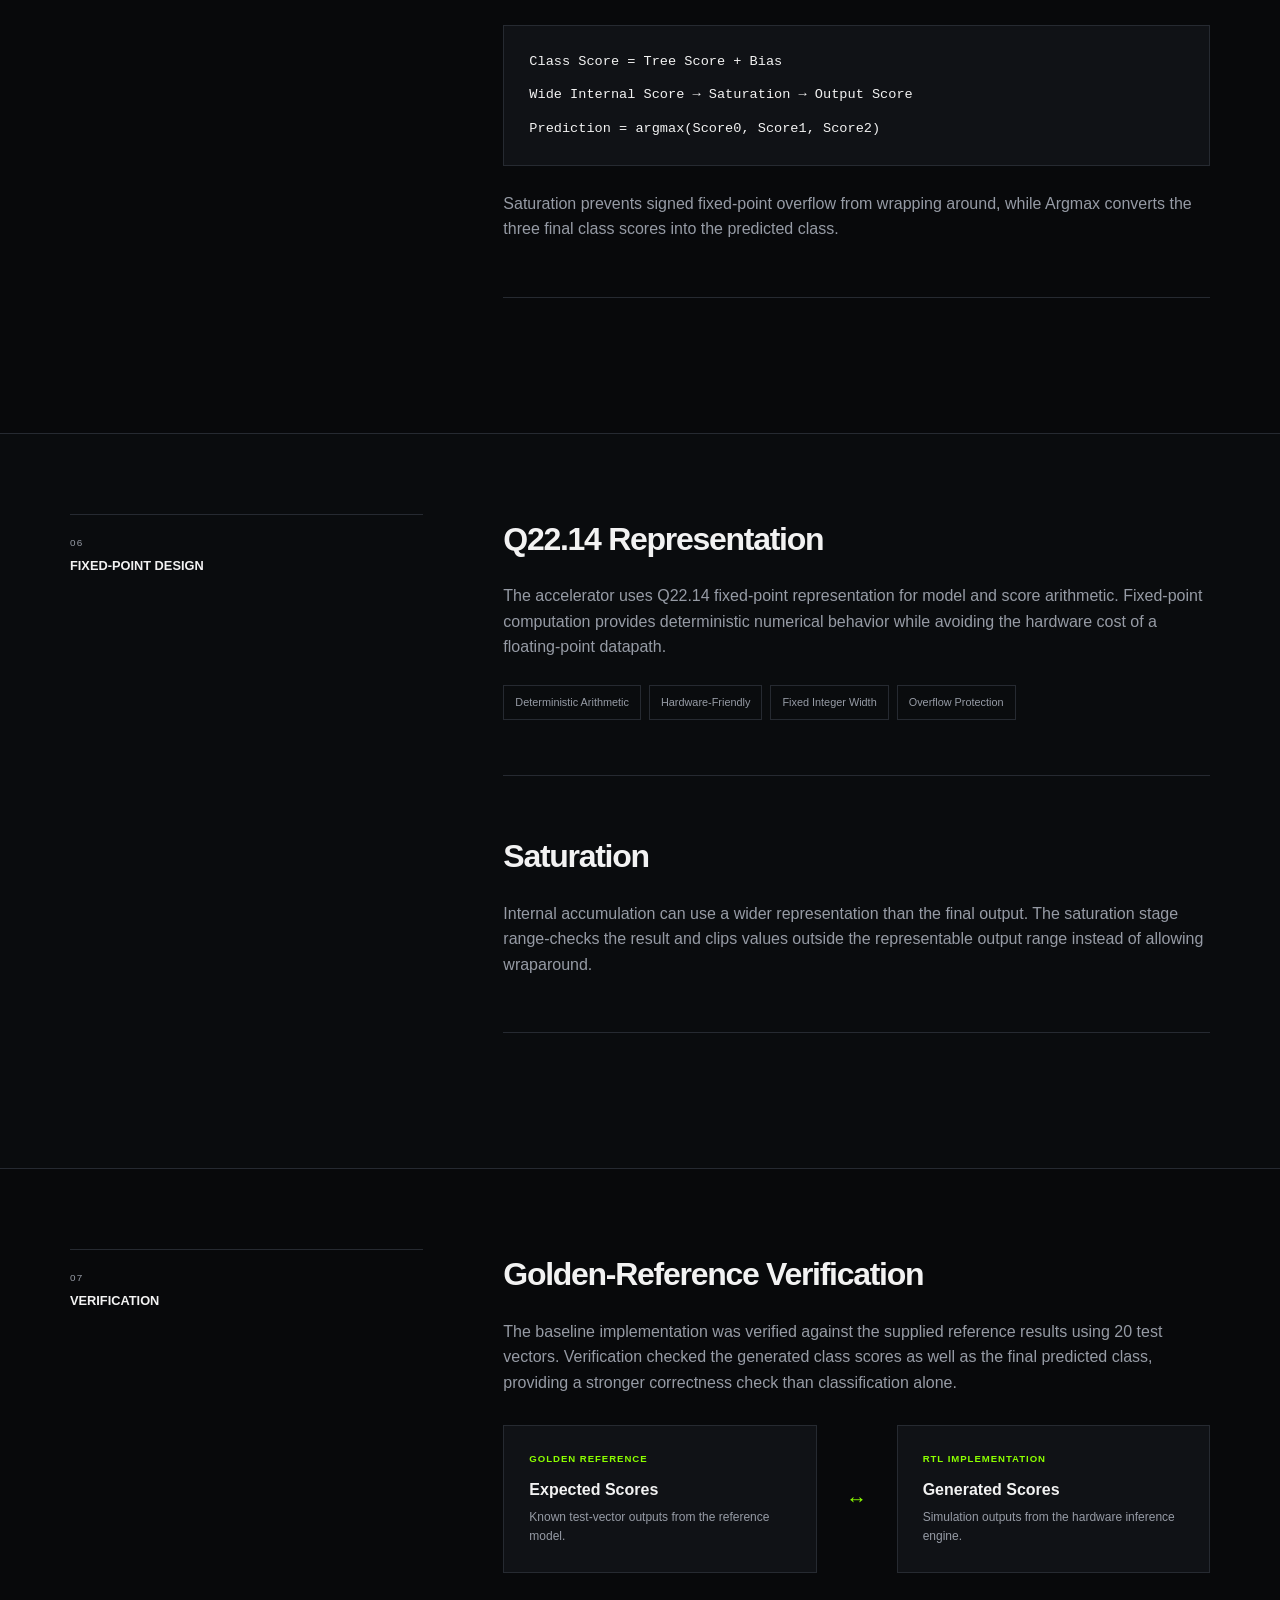
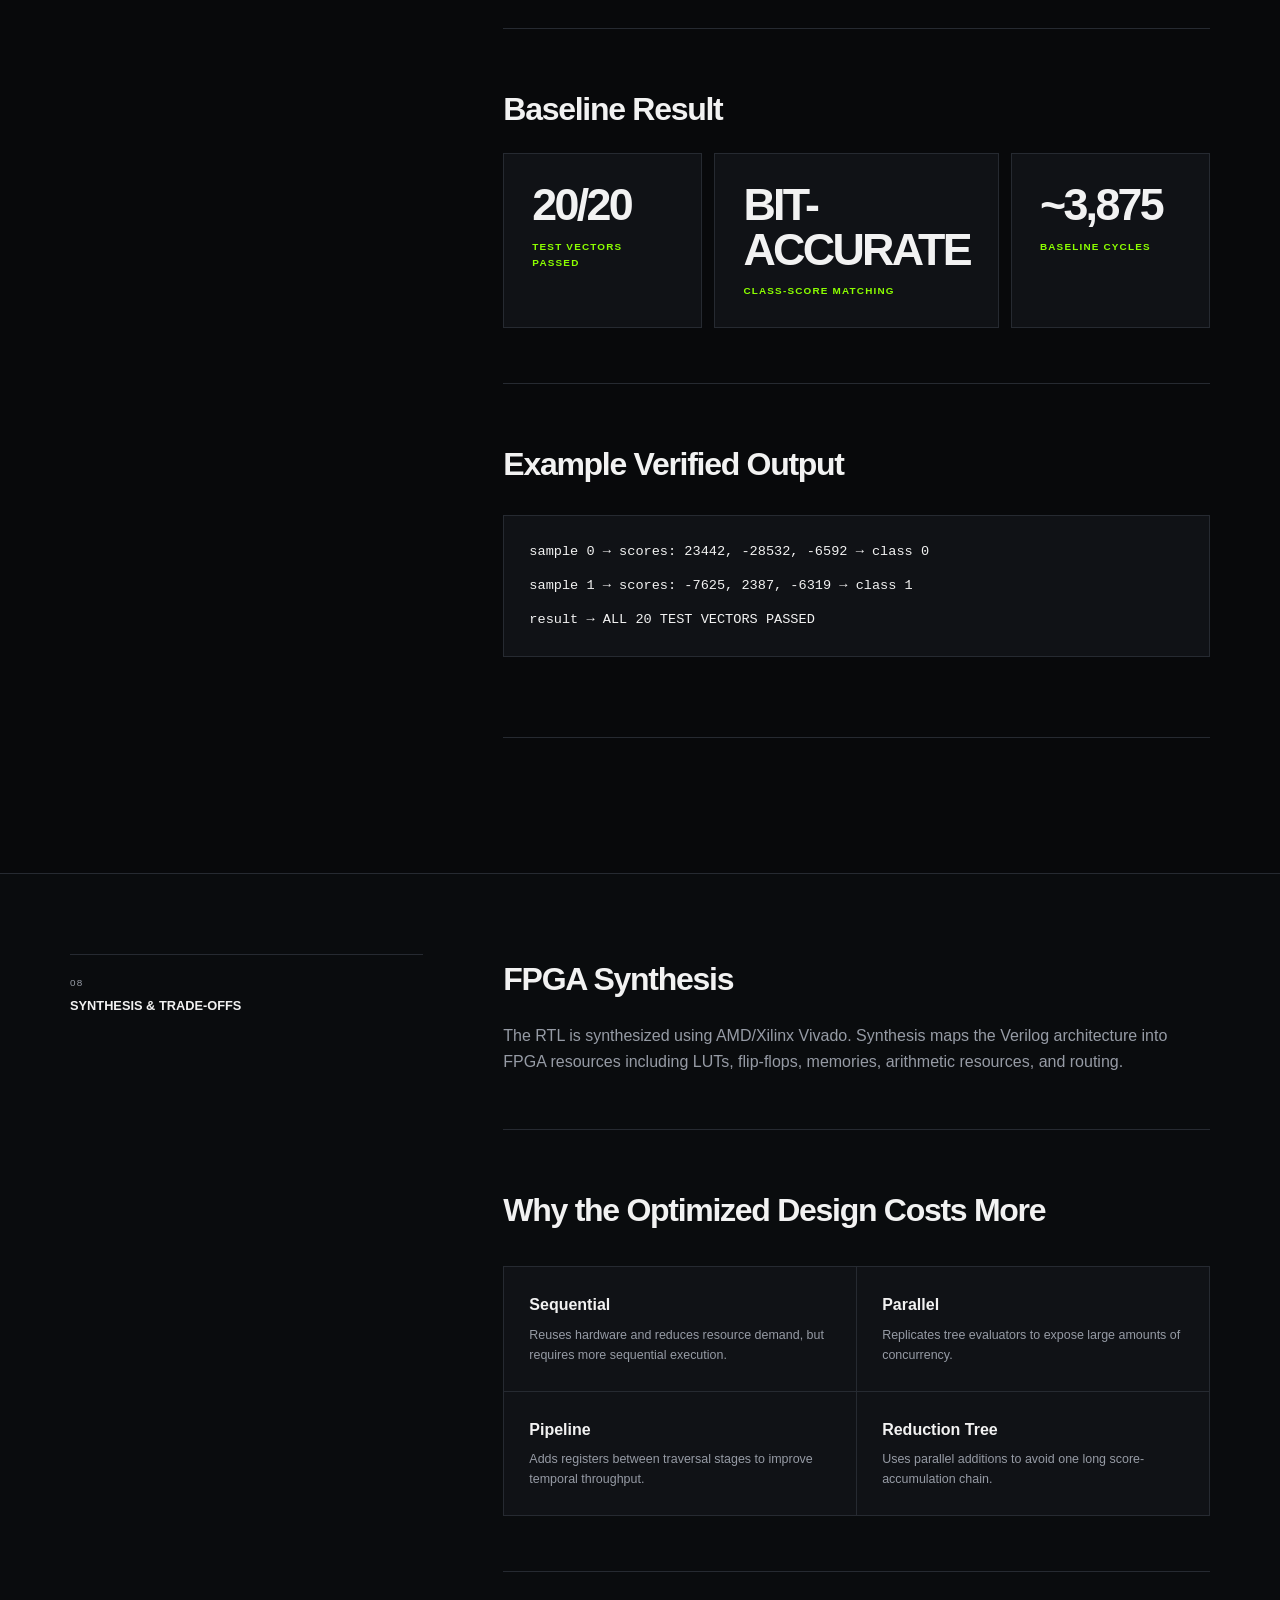
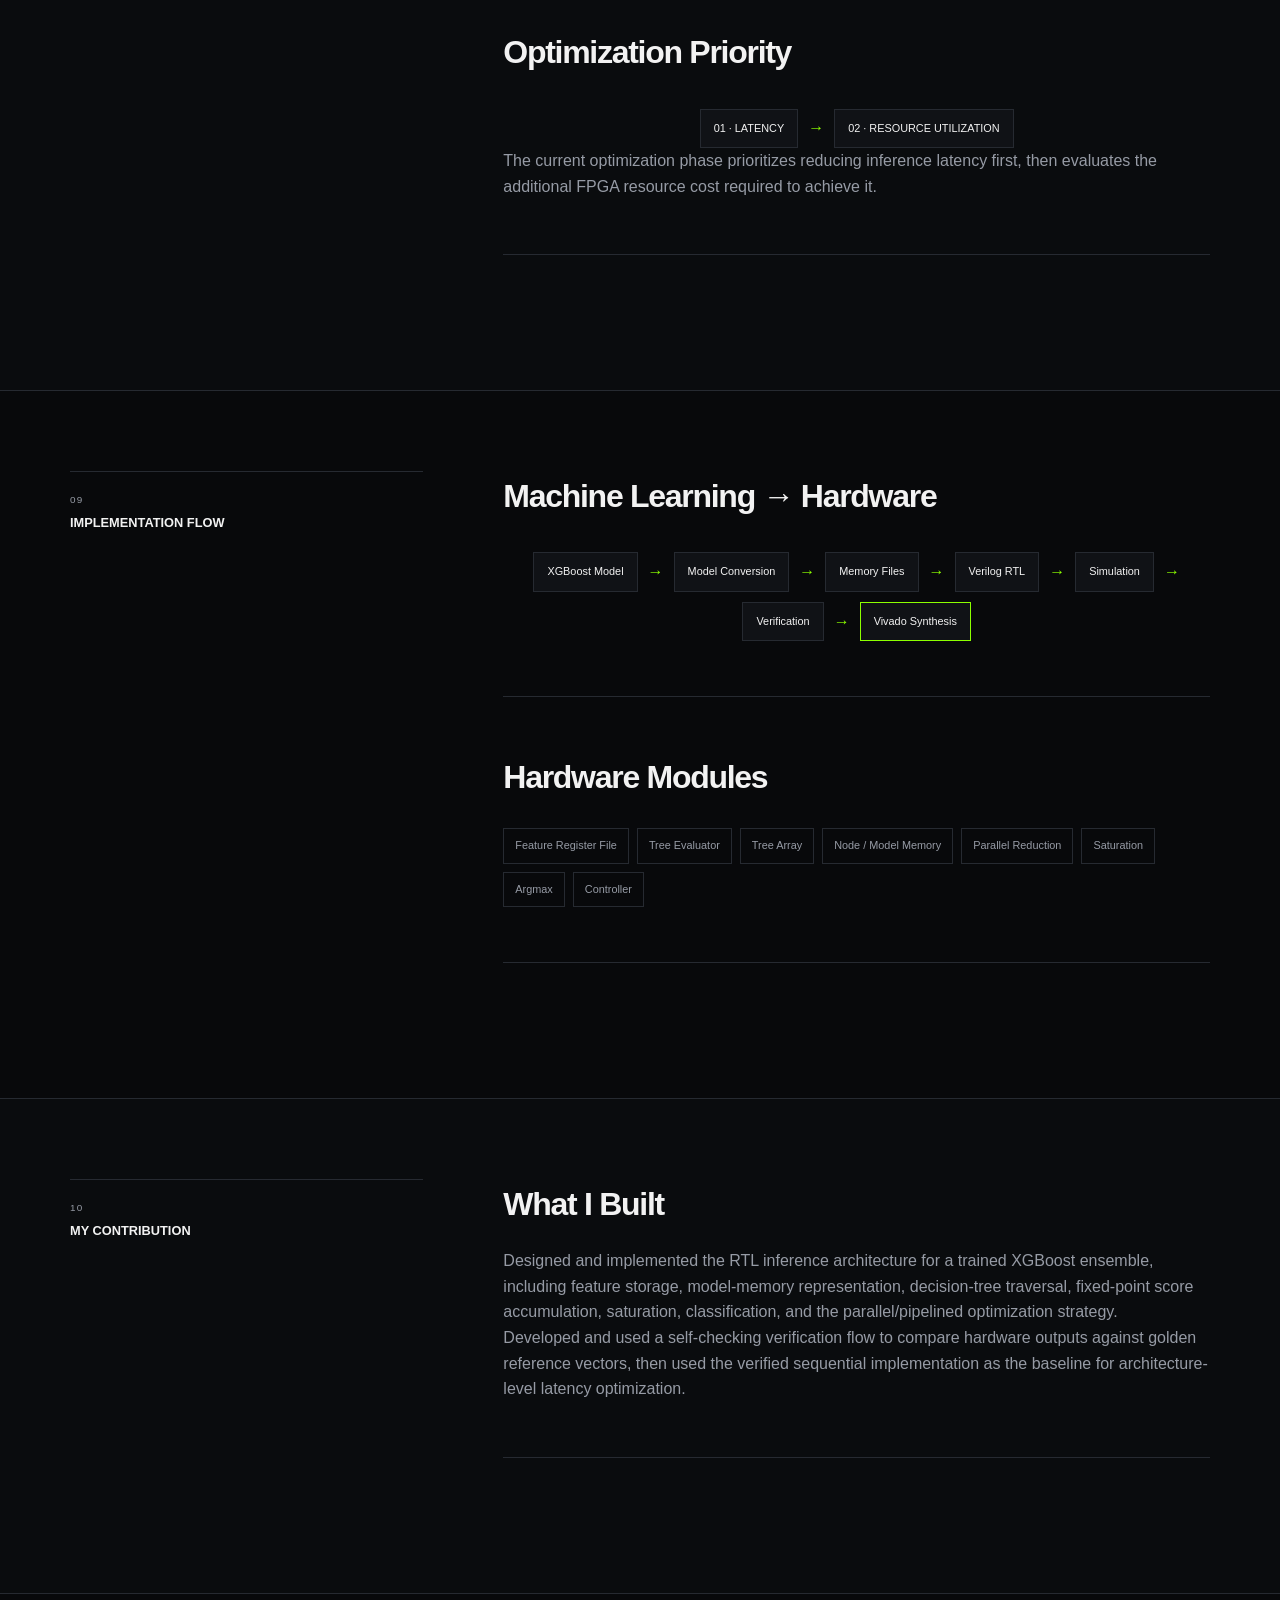
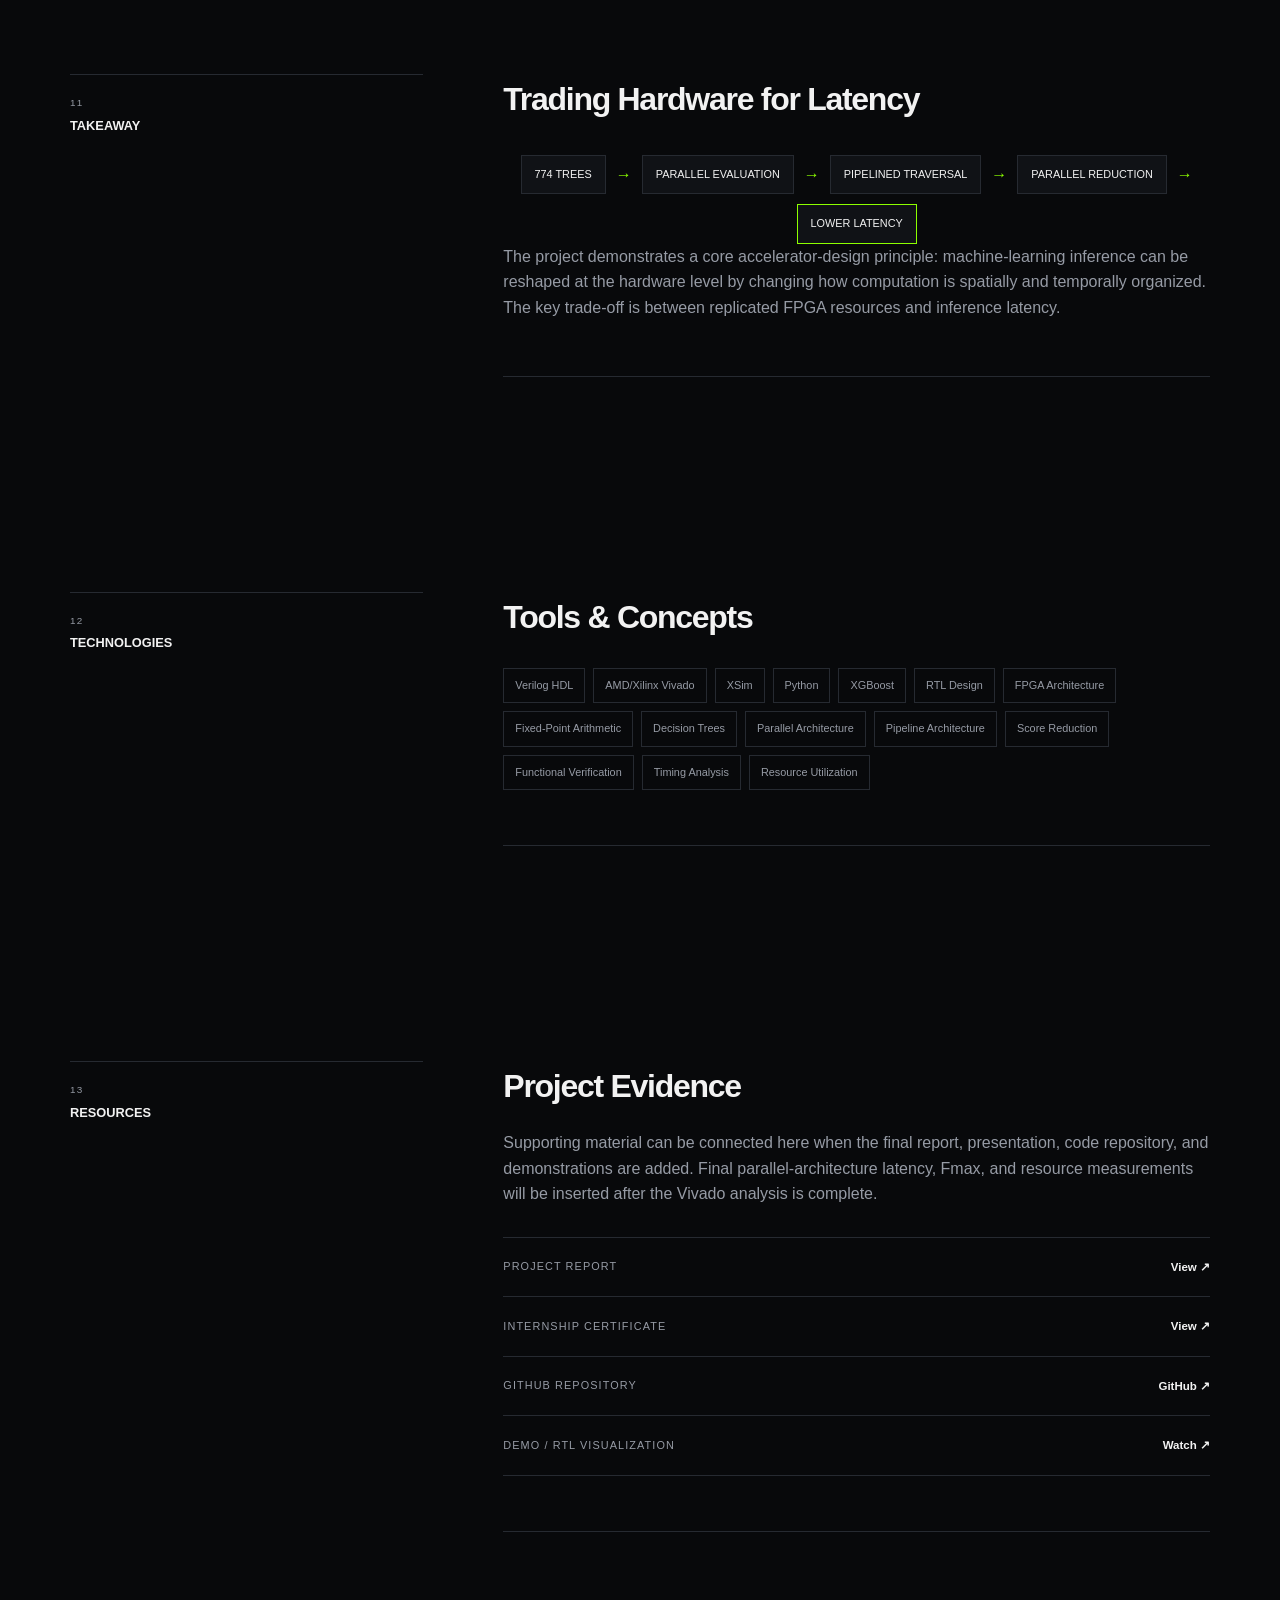
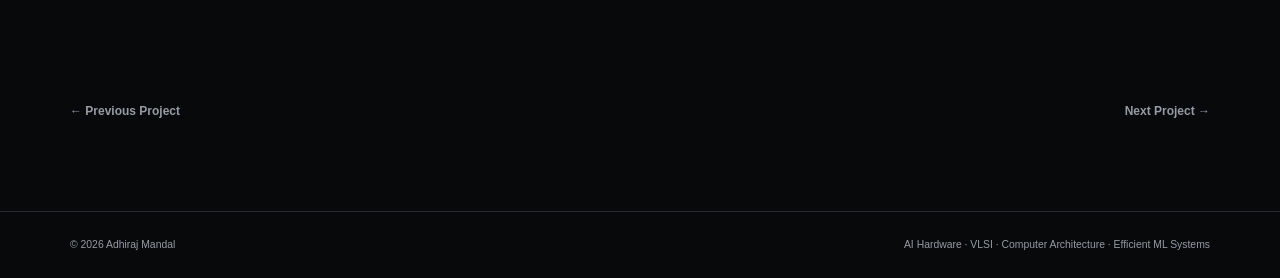
<file: projects/xgboost-inference-engine.html>
<!DOCTYPE html>
<html lang="en">
<head>
    <meta charset="UTF-8">
    <meta name="viewport" content="width=device-width, initial-scale=1.0">
    <meta name="description" content="XGBoost Decision-Tree Inference Engine — Adhiraj Mandal.">
    <title>XGBoost Decision-Tree Inference Engine | Adhiraj Mandal</title>
    <link rel="stylesheet" href="../style.css">
</head>
<body>

<header class="navbar">
    <div class="nav-container">
        <a href="../index.html" class="logo">Adhiraj Mandal<span>.</span></a>
        <a href="../index.html#projects" class="back-link" style="margin:0">← Back to Projects</a>
    </div>
</header>

<main class="detail-main">

<section class="detail-hero">
    <p class="detail-kicker">ML HARDWARE · FPGA · RTL · COMPUTER ARCHITECTURE</p>
    <h1>XGBoost Decision-Tree <span style="color:var(--accent)">Inference Engine.</span></h1>
    <p>
        A synthesizable Verilog RTL accelerator that maps a trained XGBoost classification
        model into dedicated FPGA-oriented hardware, with fixed-point inference, tree
        traversal, score aggregation, and a latency-focused parallel architecture.
    </p>
    <div class="detail-hero-meta">
        <span>IIIT Bangalore</span>
        <span>774 Decision Trees</span>
        <span>144 Features</span>
        <span>3 Classes</span>
    </div>
    <a href="../index.html#projects" class="back-link">← Back to Projects</a>
</section>

<section class="detail-content detail-highlight-section">
    <div class="detail-grid">
        <aside class="detail-sidebar">
            <div><span>PROJECT TYPE</span><strong>AI Hardware / FPGA Accelerator</strong></div>
            <div><span>MODEL</span><strong>XGBoost Classification</strong></div>
            <div><span>FIXED-POINT</span><strong>Q22.14</strong></div>
            <div><span>BASELINE</span><strong>~3,875 cycles / inference</strong></div>
            <div><span>STATUS</span><strong>Verified baseline · optimization phase</strong></div>
        </aside>
        <article class="detail-body">
            <div class="metric-callout-grid">
                <div class="metric-callout"><strong>774</strong><span>DECISION TREES</span></div>
                <div class="metric-callout"><strong>144</strong><span>INPUT FEATURES</span></div>
                <div class="metric-callout"><strong>20/20</strong><span>BASELINE TEST VECTORS</span></div>
            </div>
        </article>
    </div>
</section>

<section class="detail-content">
    <div class="detail-grid">
        <aside class="detail-sidebar"><div><span>01</span><strong>OVERVIEW</strong></div></aside>
        <article class="detail-body">
            <section>
                <h2>From XGBoost Model to RTL Hardware</h2>
                <p>
                    This project implements hardware inference for a trained XGBoost classification
                    model using synthesizable Verilog RTL. Instead of executing the model entirely
                    in software, the decision-tree inference process is mapped onto dedicated
                    digital hardware.
                </p>
                <p>
                    The accelerator accepts a quantized feature vector, traverses the trained
                    ensemble, accumulates class scores, applies bias and fixed-point saturation,
                    and selects the final prediction through an Argmax unit.
                </p>
            </section>

            <section>
                <h2>The Architecture Story</h2>
                <p>
                    The project has two architectural stages. A sequential implementation was
                    first developed and functionally verified, establishing an approximately
                    <strong>3,875-cycle per-inference baseline</strong>. The architecture was
                    then redesigned to exploit tree-level parallelism and pipelined traversal,
                    making latency the primary optimization target while explicitly exposing
                    the resulting hardware-resource trade-off.
                </p>
            </section>
        </article>
    </div>
</section>

<section class="detail-content detail-band">
    <div class="detail-grid">
        <aside class="detail-sidebar"><div><span>02</span><strong>MODEL MAPPING</strong></div></aside>
        <article class="detail-body">
            <section>
                <h2>Model Configuration</h2>
                <div class="metric-callout-grid">
                    <div class="metric-callout"><strong>774</strong><span>TREES</span></div>
                    <div class="metric-callout"><strong>144</strong><span>FEATURES</span></div>
                    <div class="metric-callout"><strong>3</strong><span>OUTPUT CLASSES</span></div>
                </div>
                <div class="large-tags">
                    <span>Depth-3 Trees</span><span>11,610 Stored Nodes</span>
                    <span>Q22.14 Fixed-Point</span><span>20 Verification Vectors</span>
                </div>
            </section>

            <section>
                <h2>Decision-Tree Inference</h2>
                <div class="flow-diagram">
                    <div>144-Dimensional Feature Vector</div><i>↓</i>
                    <div>Feature Storage</div><i>↓</i>
                    <div>Read Current Tree Node</div><i>↓</i>
                    <div>Feature / Threshold Comparison</div><i>↓</i>
                    <div>Left / Right Child Selection</div><i>↓</i>
                    <div>Repeat Until Leaf</div><i>↓</i>
                    <div>Leaf Prediction</div>
                </div>
            </section>
        </article>
    </div>
</section>

<section class="detail-content">
    <div class="detail-grid">
        <aside class="detail-sidebar"><div><span>03</span><strong>RTL ARCHITECTURE</strong></div></aside>
        <article class="detail-body">
            <section>
                <h2>Hardware Datapath</h2>
                <div class="architecture-stack">
                    <div>Feature Register File</div><i>↓</i>
                    <div>Tree / Node Memory</div><i>↓</i>
                    <div class="accent-box">Tree Evaluator</div><i>↓</i>
                    <div>Class Score Accumulation</div><i>↓</i>
                    <div>Bias Addition</div><i>↓</i>
                    <div>Saturation</div><i>↓</i>
                    <div>Argmax</div><i>↓</i>
                    <div>Predicted Class</div>
                </div>
            </section>

            <section>
                <h2>Feature Register File</h2>
                <p>
                    The complete 144-feature input vector is held locally so that tree
                    evaluators can access the feature selected by each decision node during
                    inference.
                </p>
            </section>

            <section>
                <h2>Model Memory</h2>
                <p>
                    The trained XGBoost model is converted into hardware-readable memory
                    initialization files. Node information includes the leaf indicator,
                    feature index, and threshold or leaf value required to reconstruct
                    decision-tree traversal in hardware.
                </p>
            </section>

            <section>
                <h2>Tree Evaluator</h2>
                <p>
                    At each decision node, the evaluator compares the selected feature with
                    the stored threshold. The result selects the left or right child, and
                    traversal continues until a leaf is reached.
                </p>
                <div class="equation-box centered-equation">
                    <code>Feature &lt; Threshold ? → LEFT : RIGHT</code>
                </div>
            </section>
        </article>
    </div>
</section>

<section class="detail-content detail-band">
    <div class="detail-grid">
        <aside class="detail-sidebar"><div><span>04</span><strong>PARALLEL ARCHITECTURE</strong></div></aside>
        <article class="detail-body">
            <section>
                <h2>Sequential Baseline</h2>
                <p>
                    The first implementation reused a single tree-evaluation path and processed
                    one tree after another across the 774-tree ensemble.
                </p>
                <div class="state-flow">
                    <span>TREE 0</span><i>→</i><span>TREE 1</span><i>→</i>
                    <span>TREE 2</span><i>→</i><span>…</span><i>→</i><span>TREE 773</span>
                </div>
                <div class="metric-callout-grid" style="margin-top:25px">
                    <div class="metric-callout"><strong>~3,875</strong><span>CYCLES / INFERENCE</span></div>
                    <div class="metric-callout"><strong>1×</strong><span>REUSED TREE PATH</span></div>
                    <div class="metric-callout"><strong>BASELINE</strong><span>FOR OPTIMIZATION</span></div>
                </div>
            </section>

            <section>
                <h2>774-Way Tree-Level Parallelism</h2>
                <p>
                    The optimized architecture replaces sequential tree reuse with a parallel
                    array of tree evaluation paths so that all 774 trees can participate in
                    inference simultaneously.
                </p>
                <div class="architecture-stack">
                    <div>Shared Input Feature Vector</div><i>↓</i>
                    <div class="accent-box">774 Parallel Tree Evaluators</div><i>↓</i>
                    <div>Parallel Class Contributions</div>
                </div>
            </section>

            <section>
                <h2>Pipelined Tree Traversal</h2>
                <p>
                    Because the trees have depth 3, traversal can be organized across multiple
                    stages, with registers separating levels of the decision path.
                </p>
                <div class="state-flow">
                    <span>ROOT</span><i>→</i><span>LEVEL 1</span><i>→</i>
                    <span>LEVEL 2</span><i>→</i><span>LEAF</span>
                </div>
            </section>
        </article>
    </div>
</section>

<section class="detail-content">
    <div class="detail-grid">
        <aside class="detail-sidebar"><div><span>05</span><strong>SCORE AGGREGATION</strong></div></aside>
        <article class="detail-body">
            <section>
                <h2>Parallel Score Reduction</h2>
                <p>
                    Each tree contributes to one of the three output-class scores. The optimized
                    architecture combines these contributions through a parallel reduction
                    structure rather than relying on one long serial addition chain.
                </p>
                <div class="flow-diagram">
                    <div>Tree Contributions</div><i>↓</i>
                    <div>Pairwise Partial Sums</div><i>↓</i>
                    <div>Higher-Level Reductions</div><i>↓</i>
                    <div>Final Class Scores</div>
                </div>
            </section>

            <section>
                <h2>Three-Class Score Paths</h2>
                <div class="feature-list">
                    <div><strong>Class 0</strong><p>Accumulated contribution from trees assigned to class 0.</p></div>
                    <div><strong>Class 1</strong><p>Accumulated contribution from trees assigned to class 1.</p></div>
                    <div><strong>Class 2</strong><p>Accumulated contribution from trees assigned to class 2.</p></div>
                    <div><strong>Final Argmax</strong><p>The maximum final class score determines the prediction.</p></div>
                </div>
            </section>

            <section>
                <h2>Bias + Saturation + Argmax</h2>
                <div class="equation-box">
                    <code>Class Score = Tree Score + Bias</code>
                    <code>Wide Internal Score → Saturation → Output Score</code>
                    <code>Prediction = argmax(Score0, Score1, Score2)</code>
                </div>
                <p>
                    Saturation prevents signed fixed-point overflow from wrapping around, while
                    Argmax converts the three final class scores into the predicted class.
                </p>
            </section>
        </article>
    </div>
</section>

<section class="detail-content detail-band">
    <div class="detail-grid">
        <aside class="detail-sidebar"><div><span>06</span><strong>FIXED-POINT DESIGN</strong></div></aside>
        <article class="detail-body">
            <section>
                <h2>Q22.14 Representation</h2>
                <p>
                    The accelerator uses Q22.14 fixed-point representation for model and score
                    arithmetic. Fixed-point computation provides deterministic numerical behavior
                    while avoiding the hardware cost of a floating-point datapath.
                </p>
                <div class="large-tags">
                    <span>Deterministic Arithmetic</span><span>Hardware-Friendly</span>
                    <span>Fixed Integer Width</span><span>Overflow Protection</span>
                </div>
            </section>

            <section>
                <h2>Saturation</h2>
                <p>
                    Internal accumulation can use a wider representation than the final output.
                    The saturation stage range-checks the result and clips values outside the
                    representable output range instead of allowing wraparound.
                </p>
            </section>
        </article>
    </div>
</section>

<section class="detail-content">
    <div class="detail-grid">
        <aside class="detail-sidebar"><div><span>07</span><strong>VERIFICATION</strong></div></aside>
        <article class="detail-body">
            <section>
                <h2>Golden-Reference Verification</h2>
                <p>
                    The baseline implementation was verified against the supplied reference
                    results using 20 test vectors. Verification checked the generated class
                    scores as well as the final predicted class, providing a stronger
                    correctness check than classification alone.
                </p>
                <div class="verification-flow">
                    <div><span>GOLDEN REFERENCE</span><strong>Expected Scores</strong><p>Known test-vector outputs from the reference model.</p></div>
                    <div class="verify-arrow">↔</div>
                    <div><span>RTL IMPLEMENTATION</span><strong>Generated Scores</strong><p>Simulation outputs from the hardware inference engine.</p></div>
                </div>
            </section>

            <section>
                <h2>Baseline Result</h2>
                <div class="metric-callout-grid">
                    <div class="metric-callout"><strong>20/20</strong><span>TEST VECTORS PASSED</span></div>
                    <div class="metric-callout"><strong>BIT-ACCURATE</strong><span>CLASS-SCORE MATCHING</span></div>
                    <div class="metric-callout"><strong>~3,875</strong><span>BASELINE CYCLES</span></div>
                </div>
            </section>

            <section>
                <h2>Example Verified Output</h2>
                <div class="equation-box">
                    <code>sample 0 → scores: 23442, -28532, -6592 → class 0</code>
                    <code>sample 1 → scores: -7625, 2387, -6319 → class 1</code>
                    <code>result → ALL 20 TEST VECTORS PASSED</code>
                </div>
            </section>
        </article>
    </div>
</section>

<section class="detail-content detail-band">
    <div class="detail-grid">
        <aside class="detail-sidebar"><div><span>08</span><strong>SYNTHESIS & TRADE-OFFS</strong></div></aside>
        <article class="detail-body">
            <section>
                <h2>FPGA Synthesis</h2>
                <p>
                    The RTL is synthesized using AMD/Xilinx Vivado. Synthesis maps the Verilog
                    architecture into FPGA resources including LUTs, flip-flops, memories,
                    arithmetic resources, and routing.
                </p>
            </section>

            <section>
                <h2>Why the Optimized Design Costs More</h2>
                <div class="feature-list">
                    <div><strong>Sequential</strong><p>Reuses hardware and reduces resource demand, but requires more sequential execution.</p></div>
                    <div><strong>Parallel</strong><p>Replicates tree evaluators to expose large amounts of concurrency.</p></div>
                    <div><strong>Pipeline</strong><p>Adds registers between traversal stages to improve temporal throughput.</p></div>
                    <div><strong>Reduction Tree</strong><p>Uses parallel additions to avoid one long score-accumulation chain.</p></div>
                </div>
            </section>

            <section>
                <h2>Optimization Priority</h2>
                <div class="state-flow">
                    <span>01 · LATENCY</span><i>→</i><span>02 · RESOURCE UTILIZATION</span>
                </div>
                <p>
                    The current optimization phase prioritizes reducing inference latency first,
                    then evaluates the additional FPGA resource cost required to achieve it.
                </p>
            </section>
        </article>
    </div>
</section>

<section class="detail-content">
    <div class="detail-grid">
        <aside class="detail-sidebar"><div><span>09</span><strong>IMPLEMENTATION FLOW</strong></div></aside>
        <article class="detail-body">
            <section>
                <h2>Machine Learning → Hardware</h2>
                <div class="pipeline">
                    <span>XGBoost Model</span><i>→</i>
                    <span>Model Conversion</span><i>→</i>
                    <span>Memory Files</span><i>→</i>
                    <span>Verilog RTL</span><i>→</i>
                    <span>Simulation</span><i>→</i>
                    <span>Verification</span><i>→</i>
                    <span>Vivado Synthesis</span>
                </div>
            </section>

            <section>
                <h2>Hardware Modules</h2>
                <div class="large-tags">
                    <span>Feature Register File</span>
                    <span>Tree Evaluator</span>
                    <span>Tree Array</span>
                    <span>Node / Model Memory</span>
                    <span>Parallel Reduction</span>
                    <span>Saturation</span>
                    <span>Argmax</span>
                    <span>Controller</span>
                </div>
            </section>
        </article>
    </div>
</section>

<section class="detail-content detail-band">
    <div class="detail-grid">
        <aside class="detail-sidebar"><div><span>10</span><strong>MY CONTRIBUTION</strong></div></aside>
        <article class="detail-body">
            <section>
                <h2>What I Built</h2>
                <p>
                    Designed and implemented the RTL inference architecture for a trained
                    XGBoost ensemble, including feature storage, model-memory representation,
                    decision-tree traversal, fixed-point score accumulation, saturation,
                    classification, and the parallel/pipelined optimization strategy.
                </p>
                <p>
                    Developed and used a self-checking verification flow to compare hardware
                    outputs against golden reference vectors, then used the verified sequential
                    implementation as the baseline for architecture-level latency optimization.
                </p>
            </section>
        </article>
    </div>
</section>

<section class="detail-content">
    <div class="detail-grid">
        <aside class="detail-sidebar"><div><span>11</span><strong>TAKEAWAY</strong></div></aside>
        <article class="detail-body">
            <section>
                <h2>Trading Hardware for Latency</h2>
                <div class="pipeline">
                    <span>774 TREES</span><i>→</i>
                    <span>PARALLEL EVALUATION</span><i>→</i>
                    <span>PIPELINED TRAVERSAL</span><i>→</i>
                    <span>PARALLEL REDUCTION</span><i>→</i>
                    <span>LOWER LATENCY</span>
                </div>
                <p>
                    The project demonstrates a core accelerator-design principle: machine-learning
                    inference can be reshaped at the hardware level by changing how computation
                    is spatially and temporally organized. The key trade-off is between replicated
                    FPGA resources and inference latency.
                </p>
            </section>
        </article>
    </div>
</section>

<section class="detail-content">
    <div class="detail-grid">
        <aside class="detail-sidebar"><div><span>12</span><strong>TECHNOLOGIES</strong></div></aside>
        <article class="detail-body">
            <section>
                <h2>Tools & Concepts</h2>
                <div class="large-tags">
                    <span>Verilog HDL</span><span>AMD/Xilinx Vivado</span><span>XSim</span>
                    <span>Python</span><span>XGBoost</span><span>RTL Design</span>
                    <span>FPGA Architecture</span><span>Fixed-Point Arithmetic</span>
                    <span>Decision Trees</span><span>Parallel Architecture</span>
                    <span>Pipeline Architecture</span><span>Score Reduction</span>
                    <span>Functional Verification</span><span>Timing Analysis</span>
                    <span>Resource Utilization</span>
                </div>
            </section>
        </article>
    </div>
</section>

<section class="detail-content detail-resources">
    <div class="detail-grid">
        <aside class="detail-sidebar"><div><span>13</span><strong>RESOURCES</strong></div></aside>
        <article class="detail-body">
            <section>
                <h2>Project Evidence</h2>
                <p>
                    Supporting material can be connected here when the final report,
                    presentation, code repository, and demonstrations are added.
                    Final parallel-architecture latency, Fmax, and resource measurements
                    will be inserted after the Vivado analysis is complete.
                </p>
                <div class="resource-list">
                    <a href="https://drive.google.com/file/d/1UkHtO4HAJ4nHYTav4kV0hHc0BFomLsPc/view?usp=drive_link" class="resource-item"><span>PROJECT REPORT</span><strong>View ↗</strong></a>
                    
                    <a href="https://drive.google.com/file/d/1k5m9znXeUt-50h5XoIGTl6TJShugqtpG/view?usp=drive_link" class="resource-item"><span>INTERNSHIP CERTIFICATE</span><strong>View ↗</strong></a>
                    <a href="https://github.com/Adhiraj-Mandal/xgboost-rtl-inference-engine" class="resource-item"><span>GITHUB REPOSITORY</span><strong>GitHub ↗</strong></a>
                    <a href="https://drive.google.com/file/d/1pWIw26HkOflGyfkuR3bFYshBSgPy0BOs/view?usp=drive_link" class="resource-item"><span>DEMO / RTL VISUALIZATION</span><strong>Watch ↗</strong></a>
                </div>
            </section>
        </article>
    </div>
</section>

<section class="project-nav">
    <a href="tinyml-cnn-safety.html">← Previous Project</a>
    <a href="fpga-cnn-accelerator.html">Next Project →</a>
</section>

</main>

<footer>
    <div class="footer-container">
        <p>© 2026 Adhiraj Mandal</p>
        <p>AI Hardware · VLSI · Computer Architecture · Efficient ML Systems</p>
    </div>
</footer>

</body>
</html>
</file>
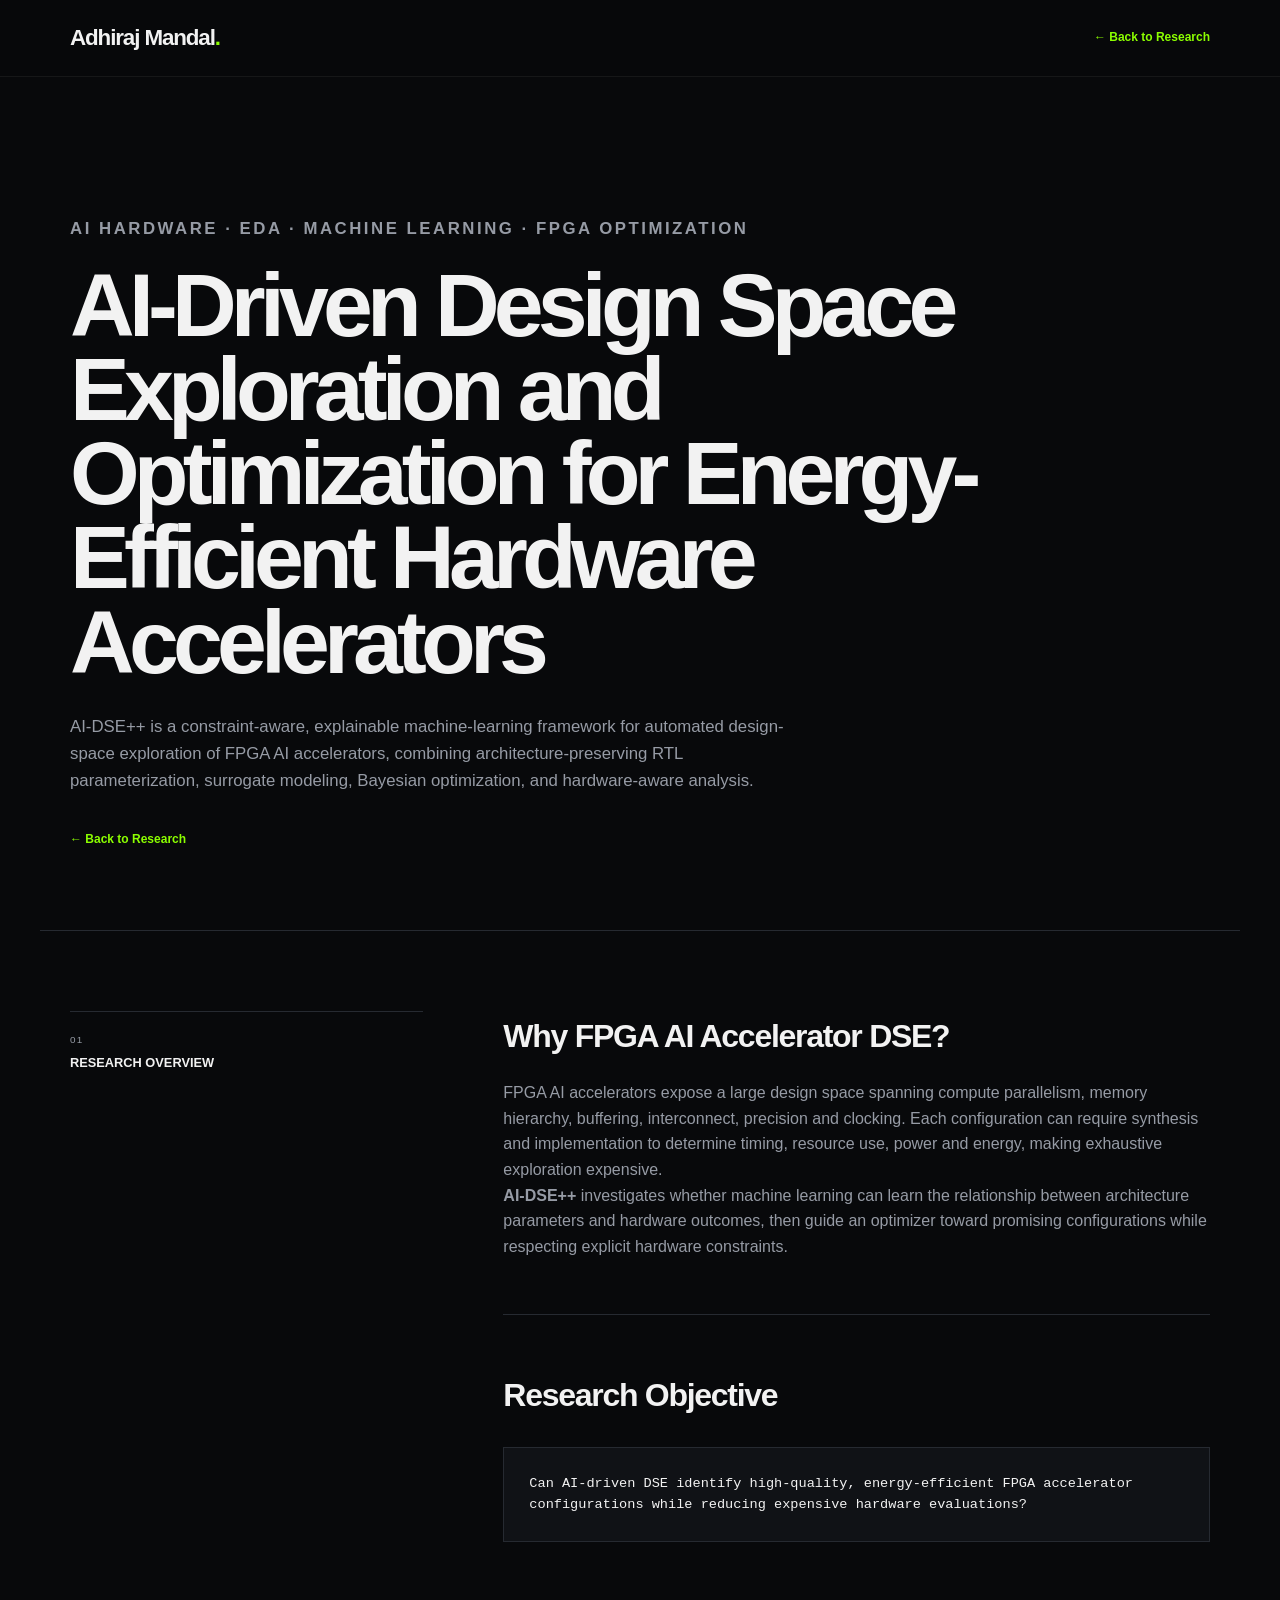
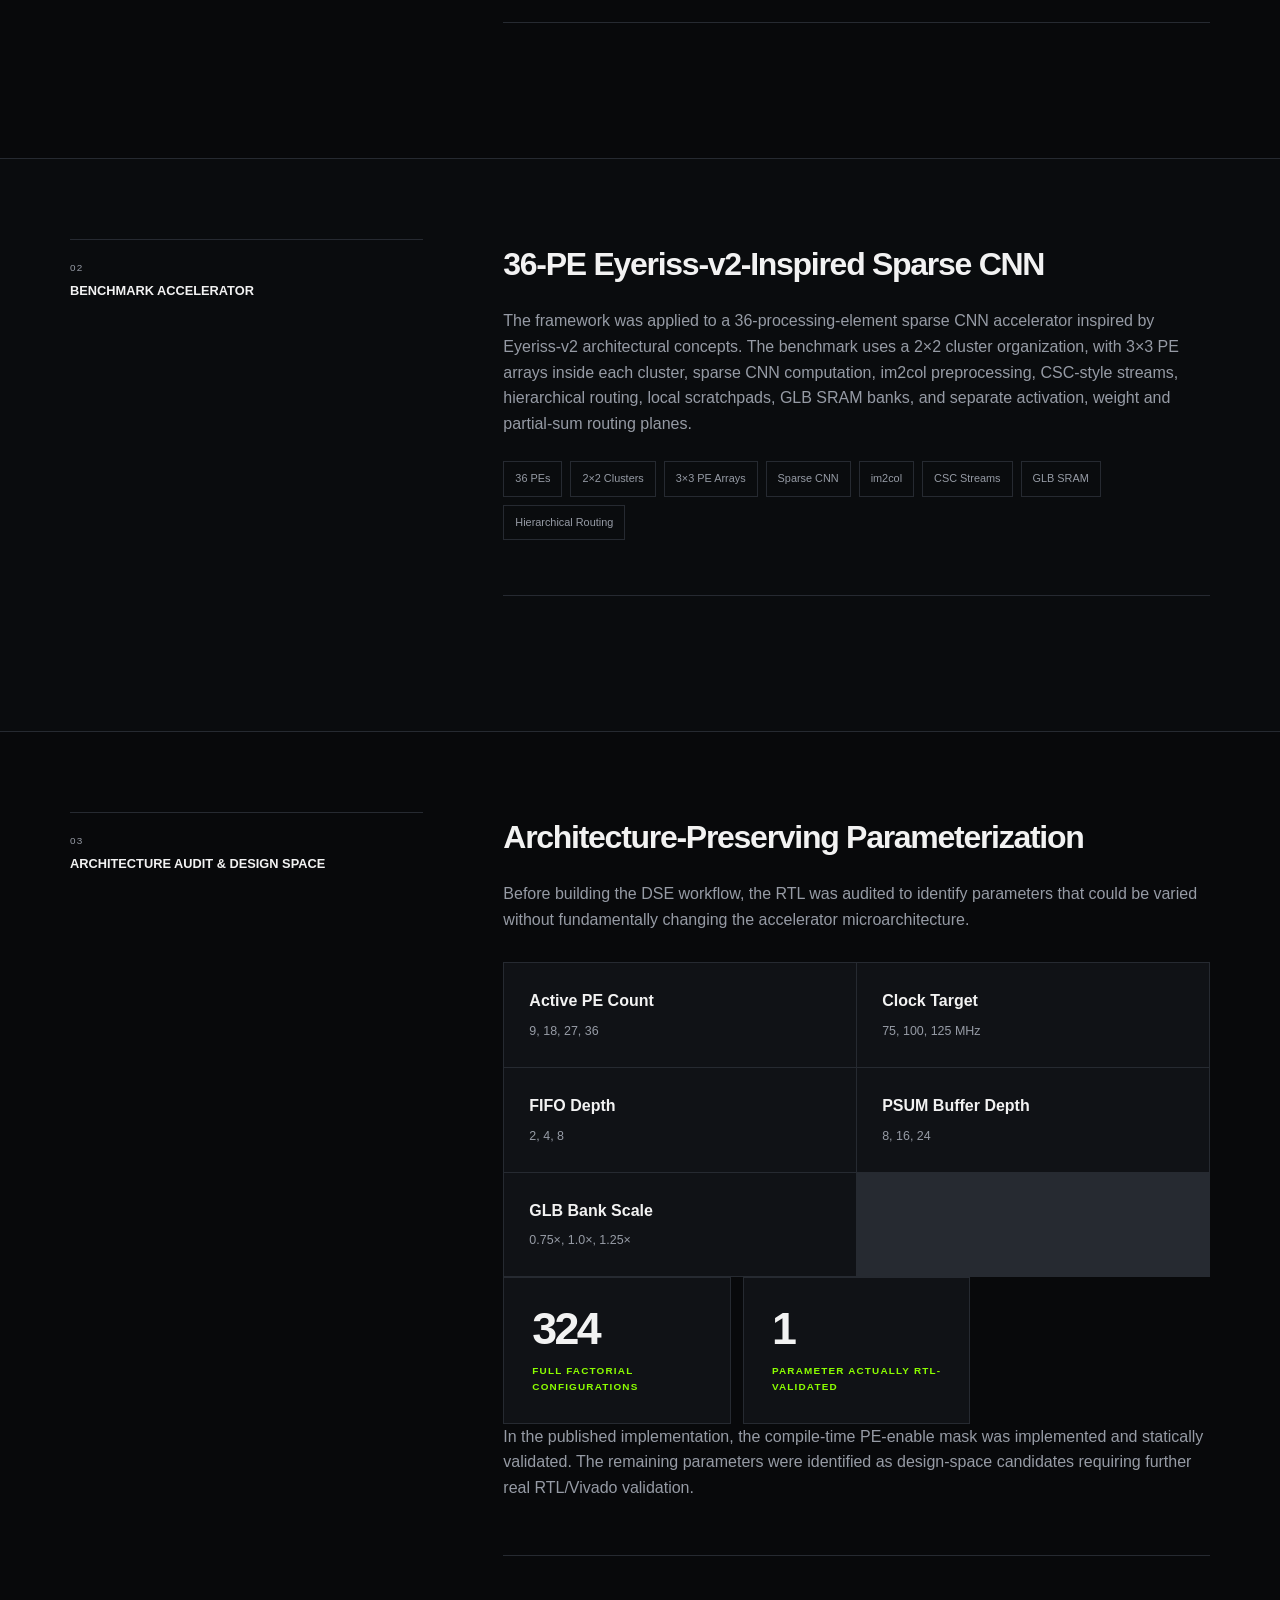
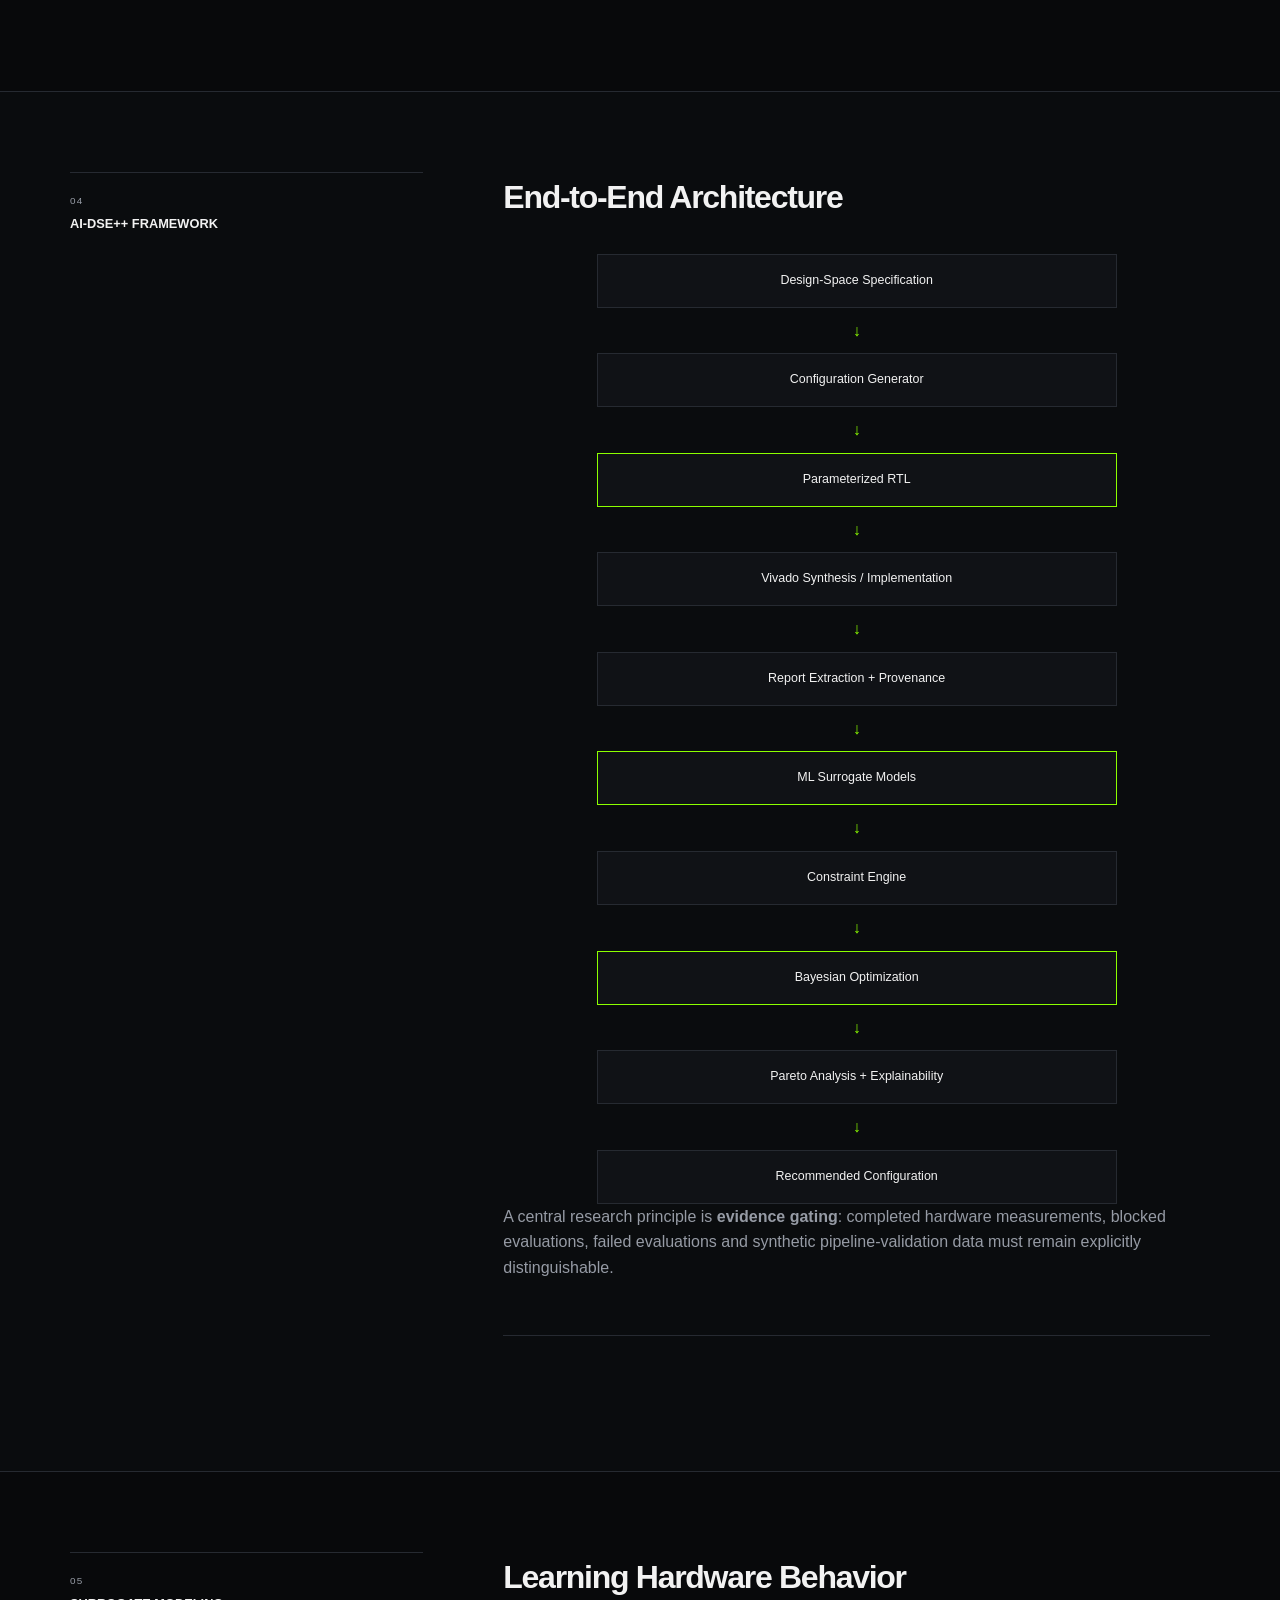
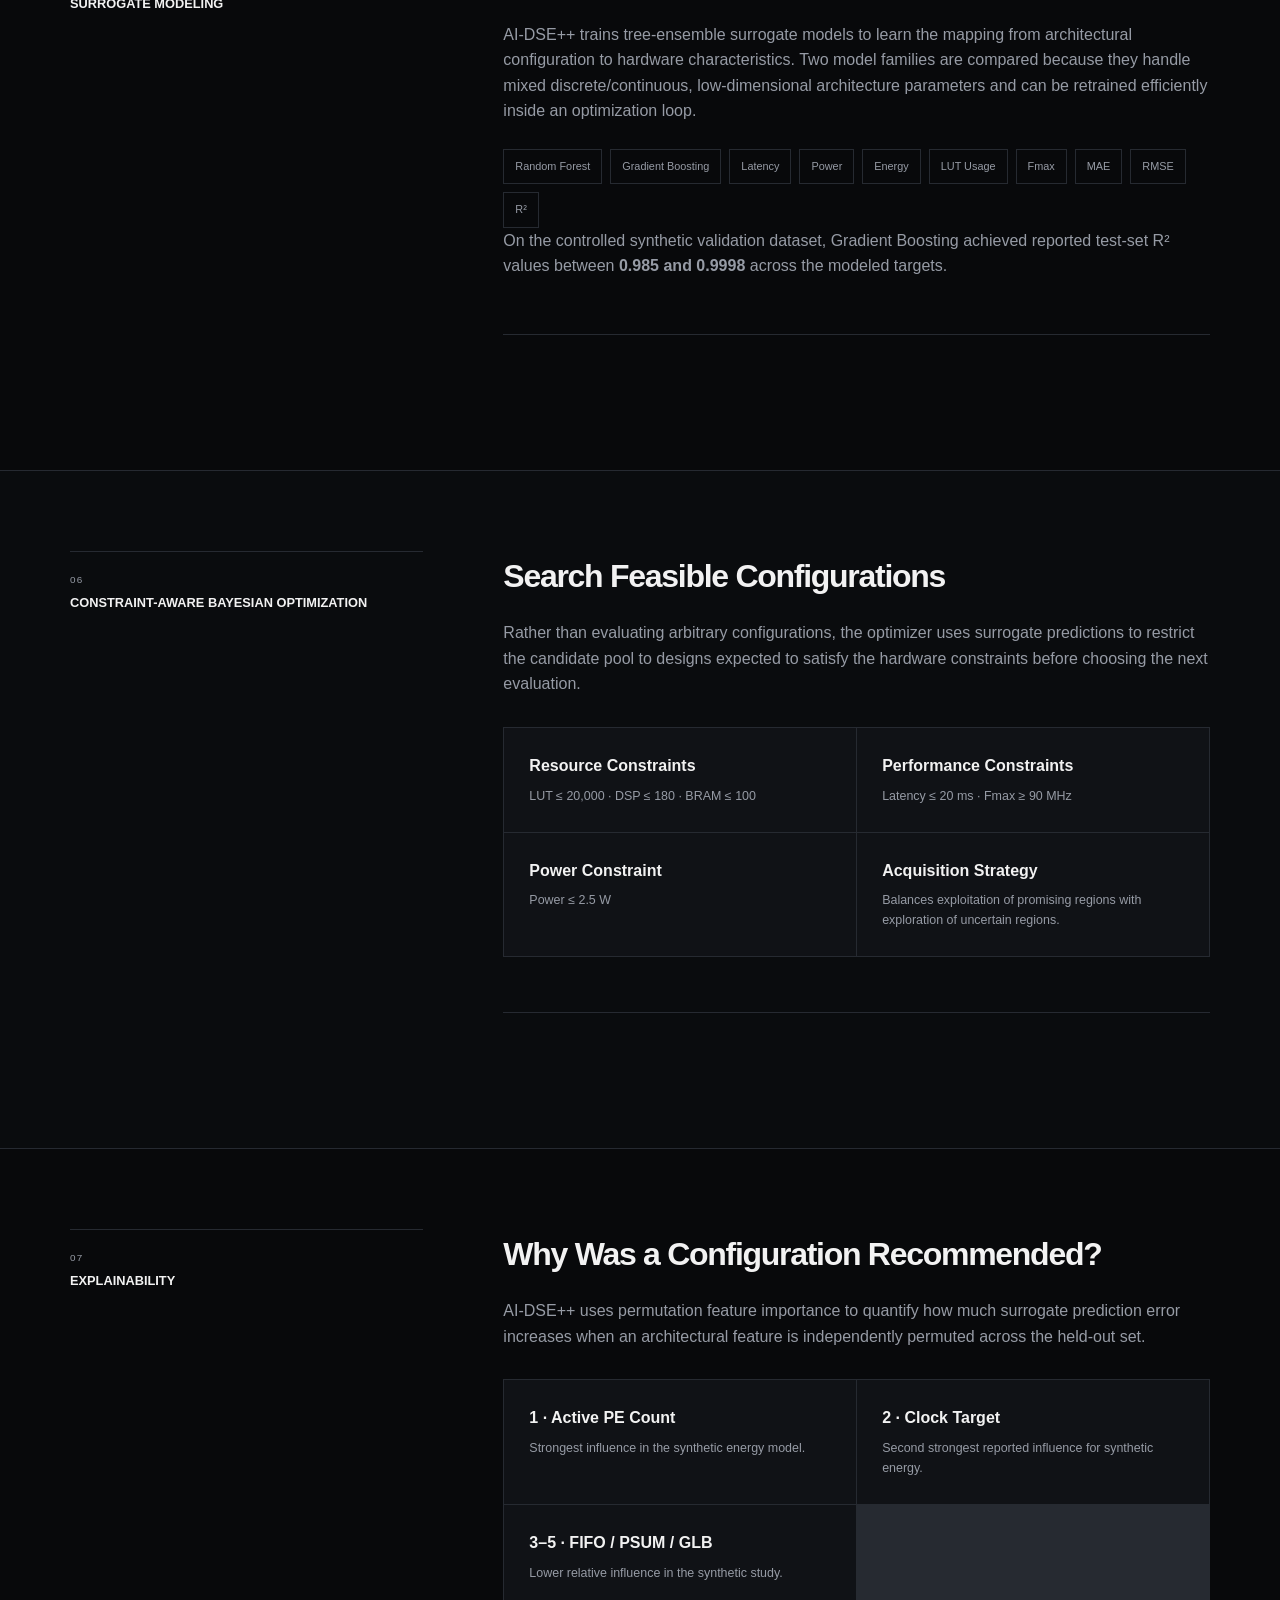
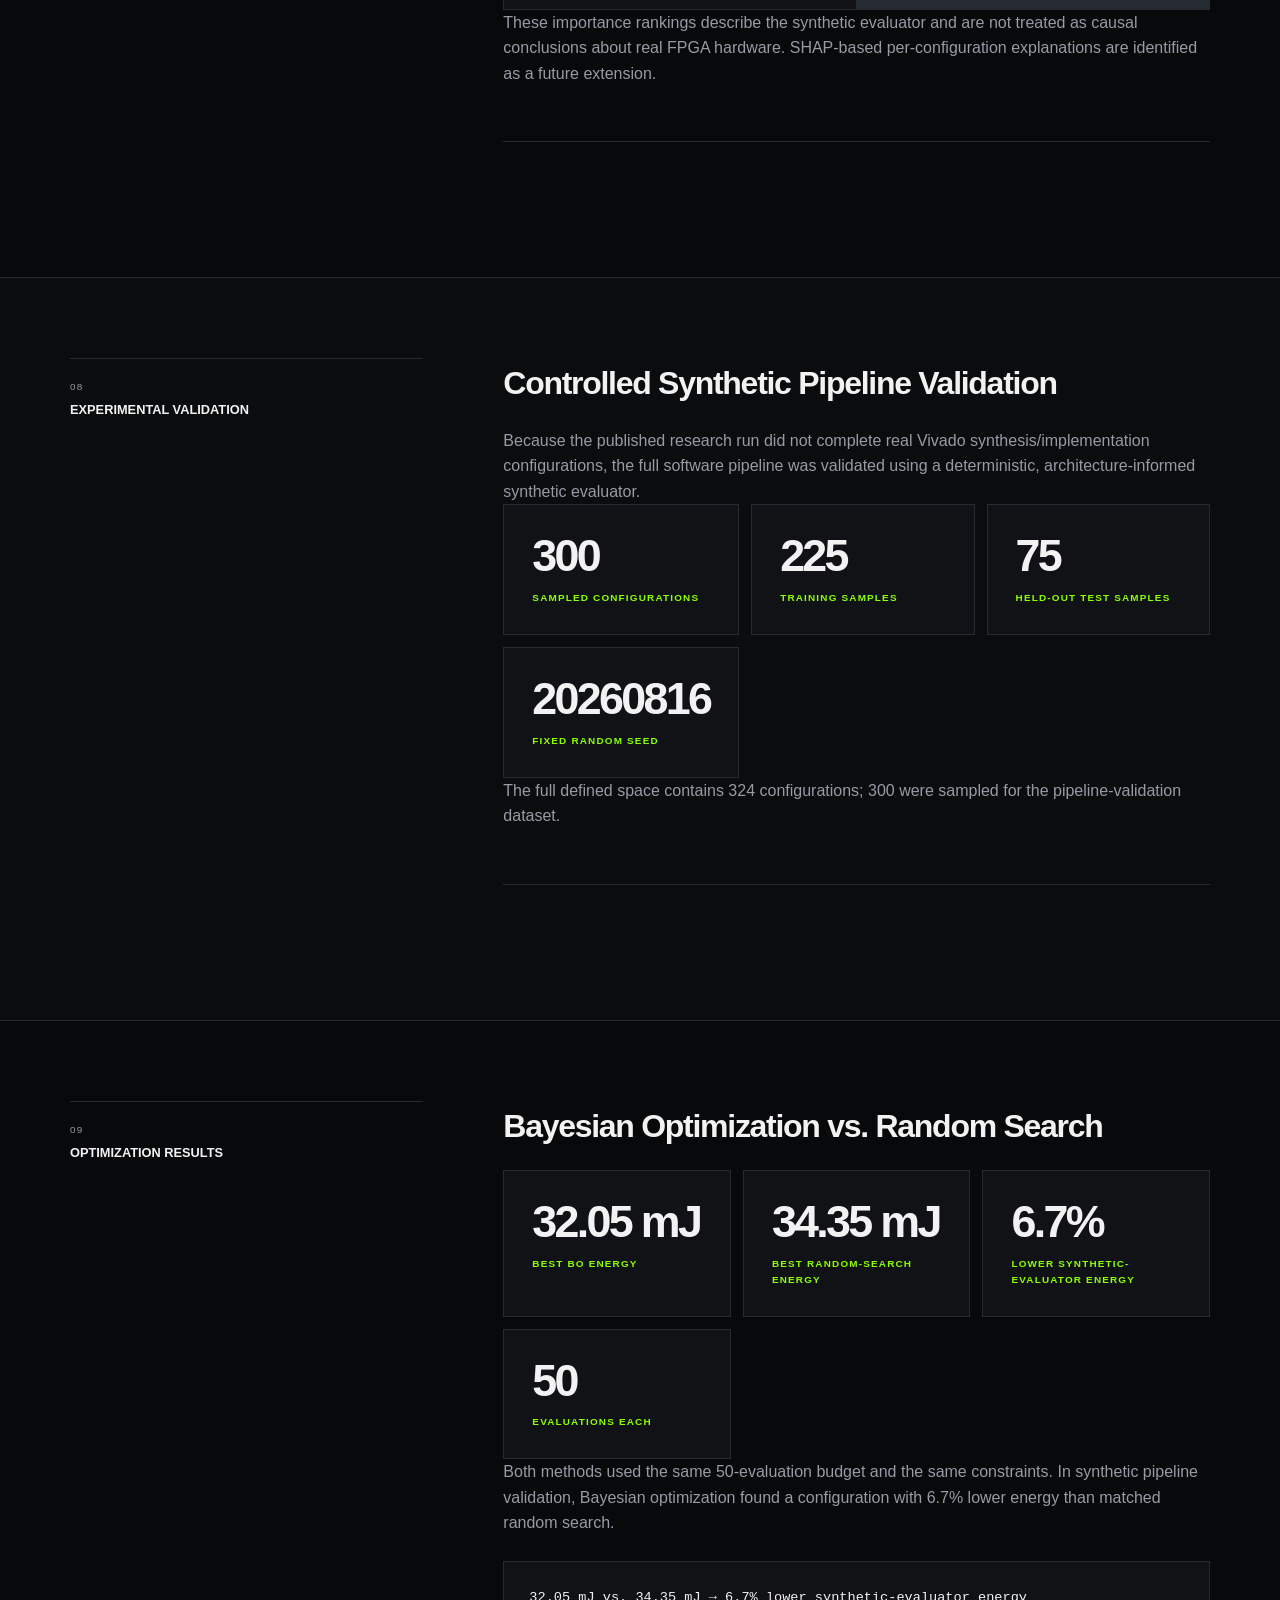
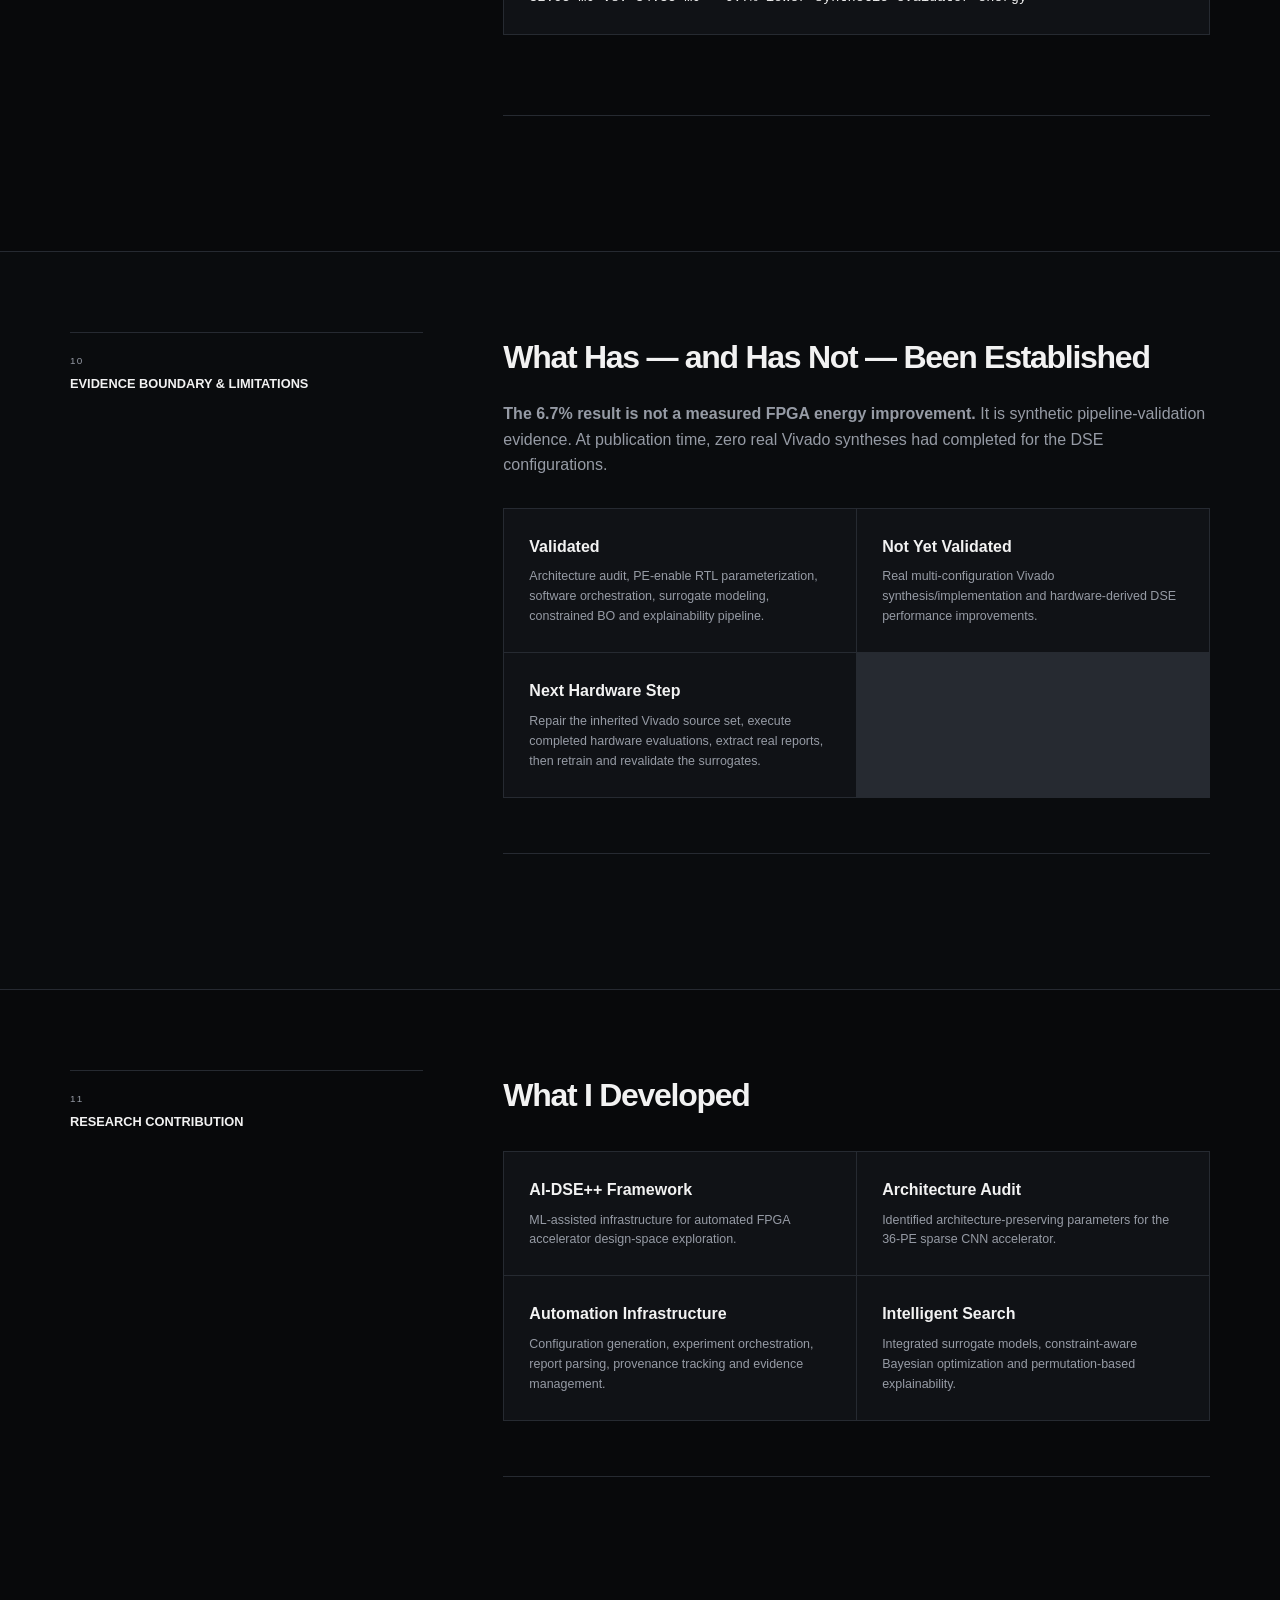
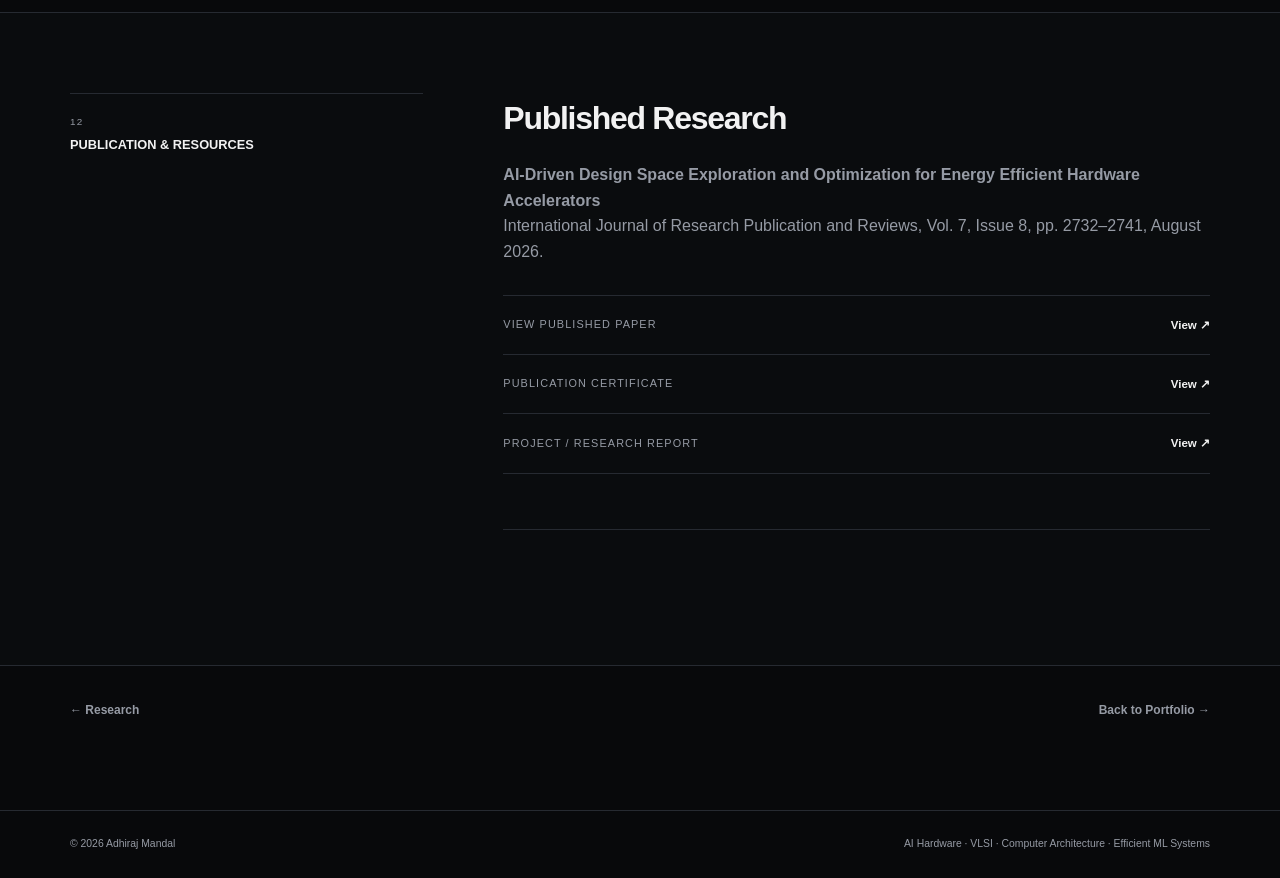
<file: research/ai-dse.html>
<!DOCTYPE html>
<html lang="en"><head><meta charset="UTF-8"><meta name="viewport" content="width=device-width,initial-scale=1.0">
<meta name="description" content="AI-Driven Design Space Exploration and Optimization for Energy-Efficient Hardware Accelerators — Adhiraj Mandal."><title>AI-Driven Design Space Exploration and Optimization for Energy-Efficient Hardware Accelerators | Adhiraj Mandal</title>
<link rel="stylesheet" href="../style.css"></head><body>
<header class="navbar"><div class="nav-container"><a href="../index.html" class="logo">Adhiraj Mandal<span>.</span></a>
<a href="../index.html#research" class="back-link" style="margin:0">← Back to Research</a></div></header>
<main class="detail-main">
<section class="detail-hero"><p class="detail-kicker">AI HARDWARE · EDA · MACHINE LEARNING · FPGA OPTIMIZATION</p><h1>AI-Driven Design Space Exploration and Optimization for Energy-Efficient Hardware Accelerators</h1><p>AI-DSE++ is a constraint-aware, explainable machine-learning framework for automated design-space exploration of FPGA AI accelerators, combining architecture-preserving RTL parameterization, surrogate modeling, Bayesian optimization, and hardware-aware analysis.</p>
<a href="../index.html#research" class="back-link">← Back to Research</a></section>
<section class="detail-content "><div class="detail-grid">
<aside class="detail-sidebar"><div><span>01</span><strong>RESEARCH OVERVIEW</strong></div></aside>
<article class="detail-body"><section><h2>Why FPGA AI Accelerator DSE?</h2>
<p>FPGA AI accelerators expose a large design space spanning compute parallelism, memory hierarchy, buffering, interconnect, precision and clocking. Each configuration can require synthesis and implementation to determine timing, resource use, power and energy, making exhaustive exploration expensive.</p>
<p><strong>AI-DSE++</strong> investigates whether machine learning can learn the relationship between architecture parameters and hardware outcomes, then guide an optimizer toward promising configurations while respecting explicit hardware constraints.</p></section>
<section><h2>Research Objective</h2><div class="equation-box"><code>Can AI-driven DSE identify high-quality, energy-efficient FPGA accelerator configurations while reducing expensive hardware evaluations?</code></div></section></article></div></section><section class="detail-content detail-band"><div class="detail-grid">
<aside class="detail-sidebar"><div><span>02</span><strong>BENCHMARK ACCELERATOR</strong></div></aside>
<article class="detail-body"><section><h2>36-PE Eyeriss-v2-Inspired Sparse CNN</h2>
<p>The framework was applied to a 36-processing-element sparse CNN accelerator inspired by Eyeriss-v2 architectural concepts. The benchmark uses a 2×2 cluster organization, with 3×3 PE arrays inside each cluster, sparse CNN computation, im2col preprocessing, CSC-style streams, hierarchical routing, local scratchpads, GLB SRAM banks, and separate activation, weight and partial-sum routing planes.</p>
<div class="large-tags"><span>36 PEs</span><span>2×2 Clusters</span><span>3×3 PE Arrays</span><span>Sparse CNN</span><span>im2col</span><span>CSC Streams</span><span>GLB SRAM</span><span>Hierarchical Routing</span></div></section></article></div></section><section class="detail-content "><div class="detail-grid">
<aside class="detail-sidebar"><div><span>03</span><strong>ARCHITECTURE AUDIT & DESIGN SPACE</strong></div></aside>
<article class="detail-body"><section><h2>Architecture-Preserving Parameterization</h2><p>Before building the DSE workflow, the RTL was audited to identify parameters that could be varied without fundamentally changing the accelerator microarchitecture.</p>
<div class="feature-list"><div><strong>Active PE Count</strong><p>9, 18, 27, 36</p></div><div><strong>Clock Target</strong><p>75, 100, 125 MHz</p></div><div><strong>FIFO Depth</strong><p>2, 4, 8</p></div><div><strong>PSUM Buffer Depth</strong><p>8, 16, 24</p></div><div><strong>GLB Bank Scale</strong><p>0.75×, 1.0×, 1.25×</p></div></div>
<div class="metric-callout-grid"><div class="metric-callout"><strong>324</strong><span>FULL FACTORIAL CONFIGURATIONS</span></div><div class="metric-callout"><strong>1</strong><span>PARAMETER ACTUALLY RTL-VALIDATED</span></div></div>
<p>In the published implementation, the compile-time PE-enable mask was implemented and statically validated. The remaining parameters were identified as design-space candidates requiring further real RTL/Vivado validation.</p></section></article></div></section><section class="detail-content detail-band"><div class="detail-grid">
<aside class="detail-sidebar"><div><span>04</span><strong>AI-DSE++ FRAMEWORK</strong></div></aside>
<article class="detail-body"><section><h2>End-to-End Architecture</h2><div class="architecture-stack"><div>Design-Space Specification</div><i>↓</i><div>Configuration Generator</div><i>↓</i><div class="accent-box">Parameterized RTL</div><i>↓</i><div>Vivado Synthesis / Implementation</div><i>↓</i><div>Report Extraction + Provenance</div><i>↓</i><div class="accent-box">ML Surrogate Models</div><i>↓</i><div>Constraint Engine</div><i>↓</i><div class="accent-box">Bayesian Optimization</div><i>↓</i><div>Pareto Analysis + Explainability</div><i>↓</i><div>Recommended Configuration</div></div>
<p>A central research principle is <strong>evidence gating</strong>: completed hardware measurements, blocked evaluations, failed evaluations and synthetic pipeline-validation data must remain explicitly distinguishable.</p></section></article></div></section><section class="detail-content "><div class="detail-grid">
<aside class="detail-sidebar"><div><span>05</span><strong>SURROGATE MODELING</strong></div></aside>
<article class="detail-body"><section><h2>Learning Hardware Behavior</h2><p>AI-DSE++ trains tree-ensemble surrogate models to learn the mapping from architectural configuration to hardware characteristics. Two model families are compared because they handle mixed discrete/continuous, low-dimensional architecture parameters and can be retrained efficiently inside an optimization loop.</p>
<div class="large-tags"><span>Random Forest</span><span>Gradient Boosting</span><span>Latency</span><span>Power</span><span>Energy</span><span>LUT Usage</span><span>Fmax</span><span>MAE</span><span>RMSE</span><span>R²</span></div>
<p>On the controlled synthetic validation dataset, Gradient Boosting achieved reported test-set R² values between <strong>0.985 and 0.9998</strong> across the modeled targets.</p></section></article></div></section><section class="detail-content detail-band"><div class="detail-grid">
<aside class="detail-sidebar"><div><span>06</span><strong>CONSTRAINT-AWARE BAYESIAN OPTIMIZATION</strong></div></aside>
<article class="detail-body"><section><h2>Search Feasible Configurations</h2><p>Rather than evaluating arbitrary configurations, the optimizer uses surrogate predictions to restrict the candidate pool to designs expected to satisfy the hardware constraints before choosing the next evaluation.</p>
<div class="feature-list"><div><strong>Resource Constraints</strong><p>LUT ≤ 20,000 · DSP ≤ 180 · BRAM ≤ 100</p></div><div><strong>Performance Constraints</strong><p>Latency ≤ 20 ms · Fmax ≥ 90 MHz</p></div><div><strong>Power Constraint</strong><p>Power ≤ 2.5 W</p></div><div><strong>Acquisition Strategy</strong><p>Balances exploitation of promising regions with exploration of uncertain regions.</p></div></div></section></article></div></section><section class="detail-content "><div class="detail-grid">
<aside class="detail-sidebar"><div><span>07</span><strong>EXPLAINABILITY</strong></div></aside>
<article class="detail-body"><section><h2>Why Was a Configuration Recommended?</h2><p>AI-DSE++ uses permutation feature importance to quantify how much surrogate prediction error increases when an architectural feature is independently permuted across the held-out set.</p>
<div class="feature-list"><div><strong>1 · Active PE Count</strong><p>Strongest influence in the synthetic energy model.</p></div><div><strong>2 · Clock Target</strong><p>Second strongest reported influence for synthetic energy.</p></div><div><strong>3–5 · FIFO / PSUM / GLB</strong><p>Lower relative influence in the synthetic study.</p></div></div>
<p>These importance rankings describe the synthetic evaluator and are not treated as causal conclusions about real FPGA hardware. SHAP-based per-configuration explanations are identified as a future extension.</p></section></article></div></section><section class="detail-content detail-band"><div class="detail-grid">
<aside class="detail-sidebar"><div><span>08</span><strong>EXPERIMENTAL VALIDATION</strong></div></aside>
<article class="detail-body"><section><h2>Controlled Synthetic Pipeline Validation</h2><p>Because the published research run did not complete real Vivado synthesis/implementation configurations, the full software pipeline was validated using a deterministic, architecture-informed synthetic evaluator.</p>
<div class="metric-callout-grid"><div class="metric-callout"><strong>300</strong><span>SAMPLED CONFIGURATIONS</span></div><div class="metric-callout"><strong>225</strong><span>TRAINING SAMPLES</span></div><div class="metric-callout"><strong>75</strong><span>HELD-OUT TEST SAMPLES</span></div><div class="metric-callout"><strong>20260816</strong><span>FIXED RANDOM SEED</span></div></div>
<p>The full defined space contains 324 configurations; 300 were sampled for the pipeline-validation dataset.</p></section></article></div></section><section class="detail-content "><div class="detail-grid">
<aside class="detail-sidebar"><div><span>09</span><strong>OPTIMIZATION RESULTS</strong></div></aside>
<article class="detail-body"><section><h2>Bayesian Optimization vs. Random Search</h2><div class="metric-callout-grid"><div class="metric-callout"><strong>32.05 mJ</strong><span>BEST BO ENERGY</span></div><div class="metric-callout"><strong>34.35 mJ</strong><span>BEST RANDOM-SEARCH ENERGY</span></div><div class="metric-callout"><strong>6.7%</strong><span>LOWER SYNTHETIC-EVALUATOR ENERGY</span></div><div class="metric-callout"><strong>50</strong><span>EVALUATIONS EACH</span></div></div>
<p>Both methods used the same 50-evaluation budget and the same constraints. In synthetic pipeline validation, Bayesian optimization found a configuration with 6.7% lower energy than matched random search.</p>
<div class="equation-box"><code>32.05 mJ vs. 34.35 mJ → 6.7% lower synthetic-evaluator energy</code></div></section></article></div></section><section class="detail-content detail-band"><div class="detail-grid">
<aside class="detail-sidebar"><div><span>10</span><strong>EVIDENCE BOUNDARY & LIMITATIONS</strong></div></aside>
<article class="detail-body"><section><h2>What Has — and Has Not — Been Established</h2><p><strong>The 6.7% result is not a measured FPGA energy improvement.</strong> It is synthetic pipeline-validation evidence. At publication time, zero real Vivado syntheses had completed for the DSE configurations.</p>
<div class="feature-list"><div><strong>Validated</strong><p>Architecture audit, PE-enable RTL parameterization, software orchestration, surrogate modeling, constrained BO and explainability pipeline.</p></div><div><strong>Not Yet Validated</strong><p>Real multi-configuration Vivado synthesis/implementation and hardware-derived DSE performance improvements.</p></div><div><strong>Next Hardware Step</strong><p>Repair the inherited Vivado source set, execute completed hardware evaluations, extract real reports, then retrain and revalidate the surrogates.</p></div></div></section></article></div></section><section class="detail-content "><div class="detail-grid">
<aside class="detail-sidebar"><div><span>11</span><strong>RESEARCH CONTRIBUTION</strong></div></aside>
<article class="detail-body"><section><h2>What I Developed</h2><div class="feature-list"><div><strong>AI-DSE++ Framework</strong><p>ML-assisted infrastructure for automated FPGA accelerator design-space exploration.</p></div><div><strong>Architecture Audit</strong><p>Identified architecture-preserving parameters for the 36-PE sparse CNN accelerator.</p></div><div><strong>Automation Infrastructure</strong><p>Configuration generation, experiment orchestration, report parsing, provenance tracking and evidence management.</p></div><div><strong>Intelligent Search</strong><p>Integrated surrogate models, constraint-aware Bayesian optimization and permutation-based explainability.</p></div></div></section></article></div></section><section class="detail-content detail-band"><div class="detail-grid">
<aside class="detail-sidebar"><div><span>12</span><strong>PUBLICATION & RESOURCES</strong></div></aside>
<article class="detail-body"><section><h2>Published Research</h2><p><strong>AI-Driven Design Space Exploration and Optimization for Energy Efficient Hardware Accelerators</strong><br>International Journal of Research Publication and Reviews, Vol. 7, Issue 8, pp. 2732–2741, August 2026.</p>
<div class="resource-list"><a href="https://ijrpr.com/uploads/V7ISSUE8/IJRPR69110.pdf" class="resource-item"><span>VIEW PUBLISHED PAPER</span><strong>View ↗</strong></a><a href="https://drive.google.com/file/d/1-0gWFjNdwh0jmd6e1t7czVkhW2Rzz09R/view?usp=drive_link" class="resource-item"><span>PUBLICATION CERTIFICATE</span><strong>View ↗</strong></a><a href="https://drive.google.com/file/d/13qadU7Eiva5JkgDEHE4iGWT7RrfViRFK/view?usp=drive_link" class="resource-item"><span>PROJECT / RESEARCH REPORT</span><strong>View ↗</strong></a></div></section></article></div></section>
<section class="project-nav"><a href="../index.html#research">← Research</a><a href="../index.html#projects">Back to Portfolio →</a></section>
</main><footer><div class="footer-container"><p>© 2026 Adhiraj Mandal</p><p>AI Hardware · VLSI · Computer Architecture · Efficient ML Systems</p></div></footer>
</body></html>
</file>
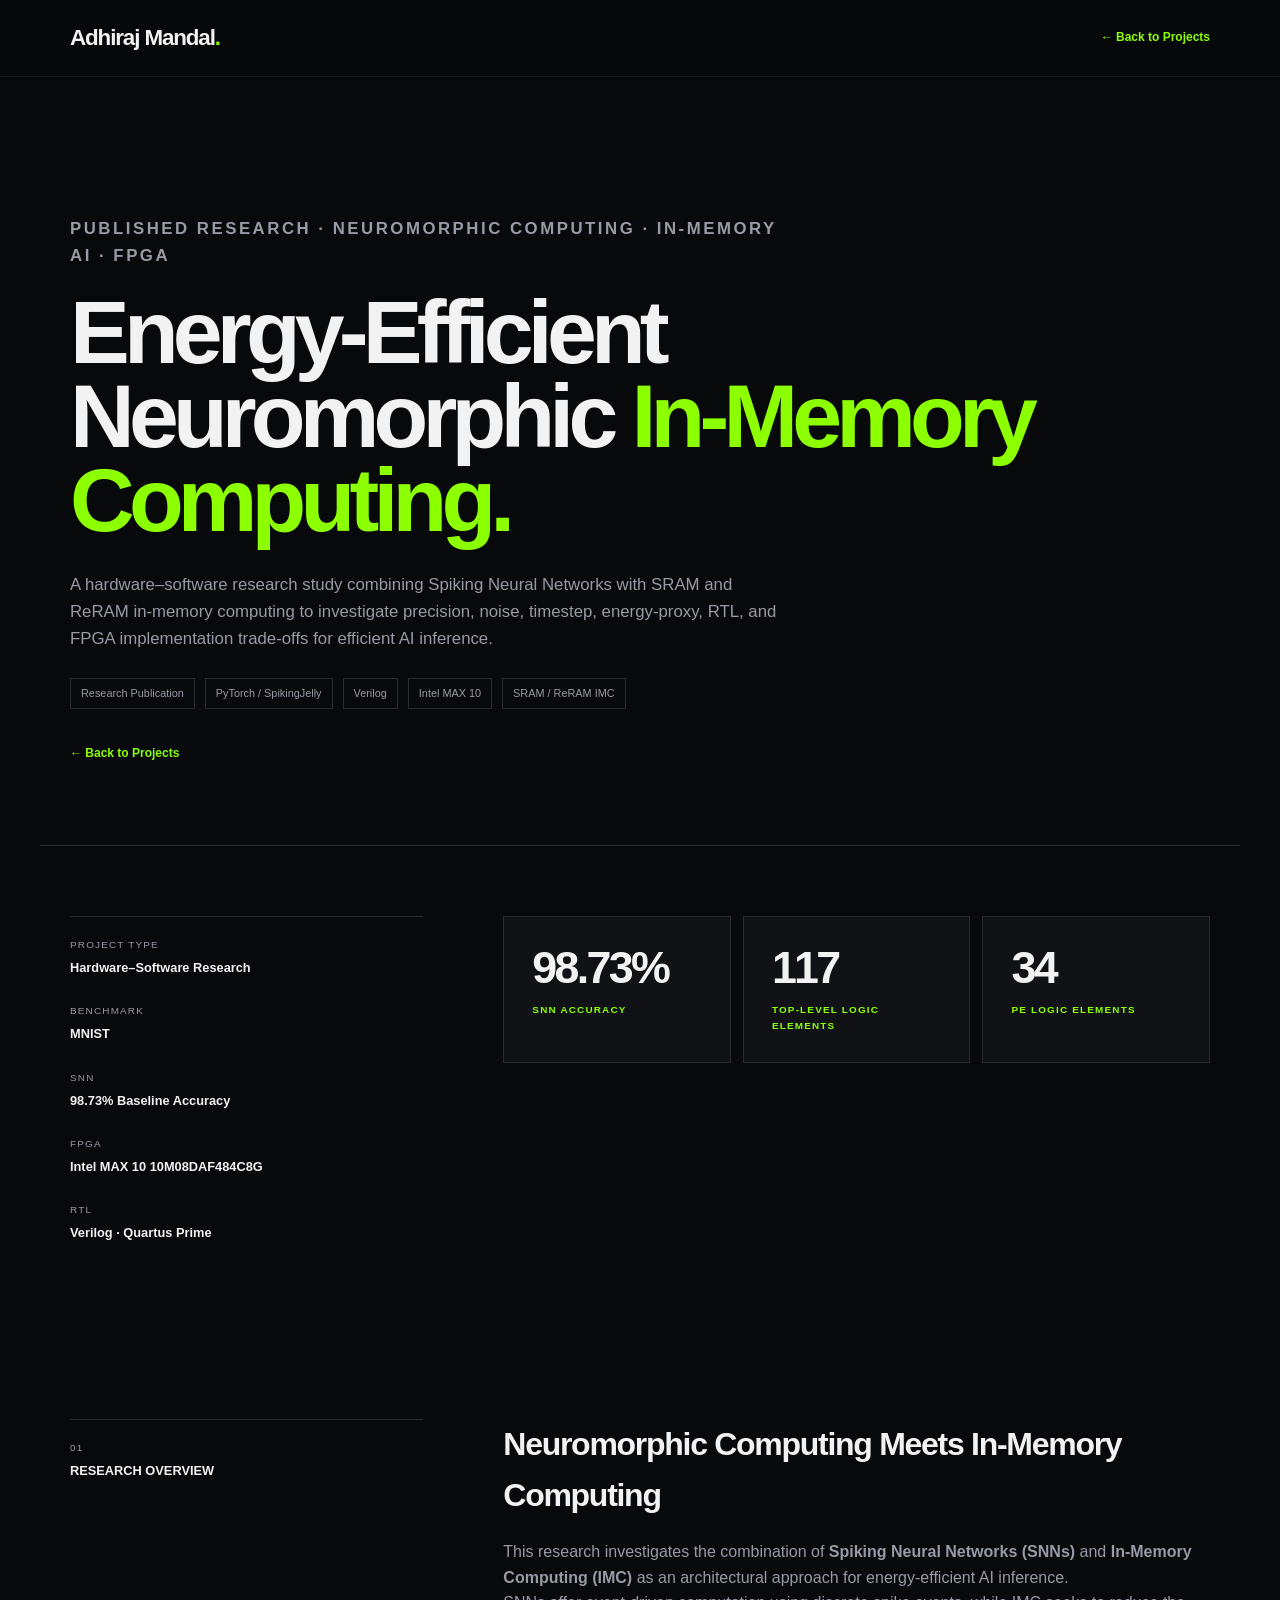
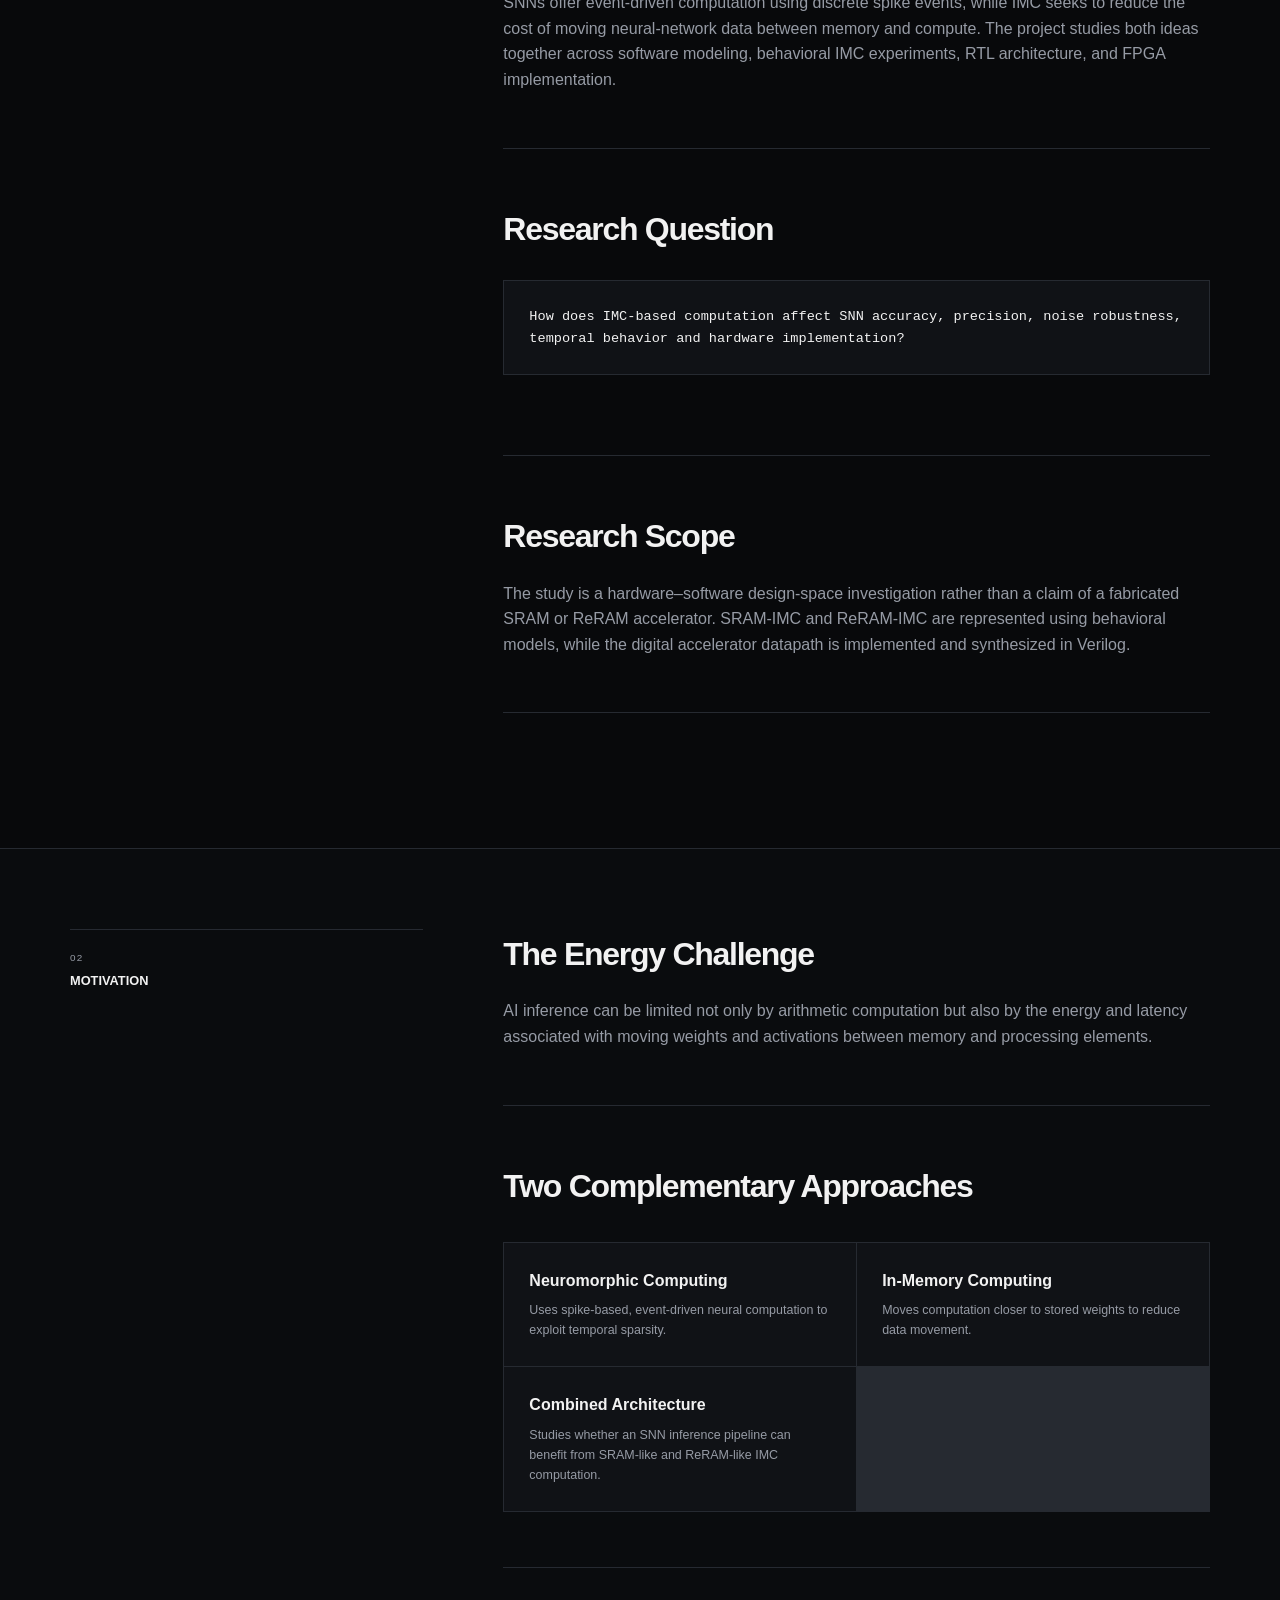
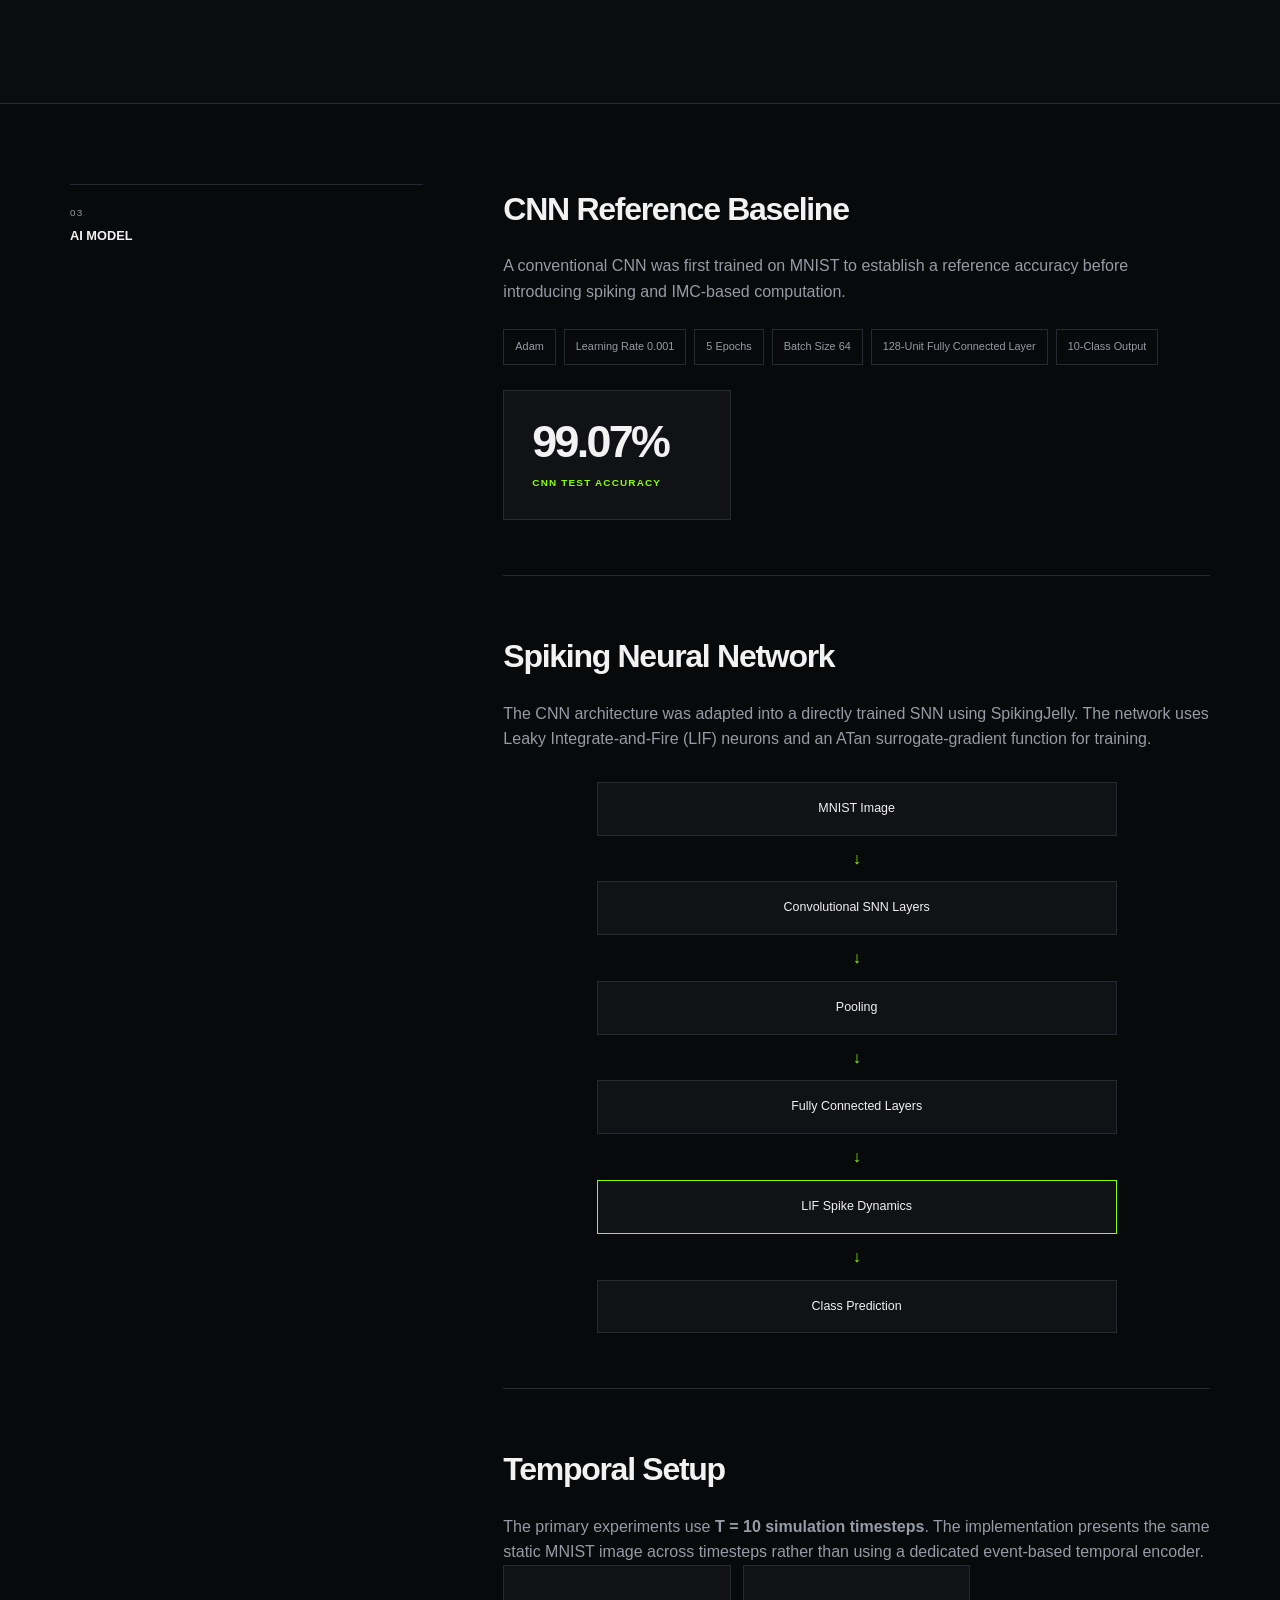
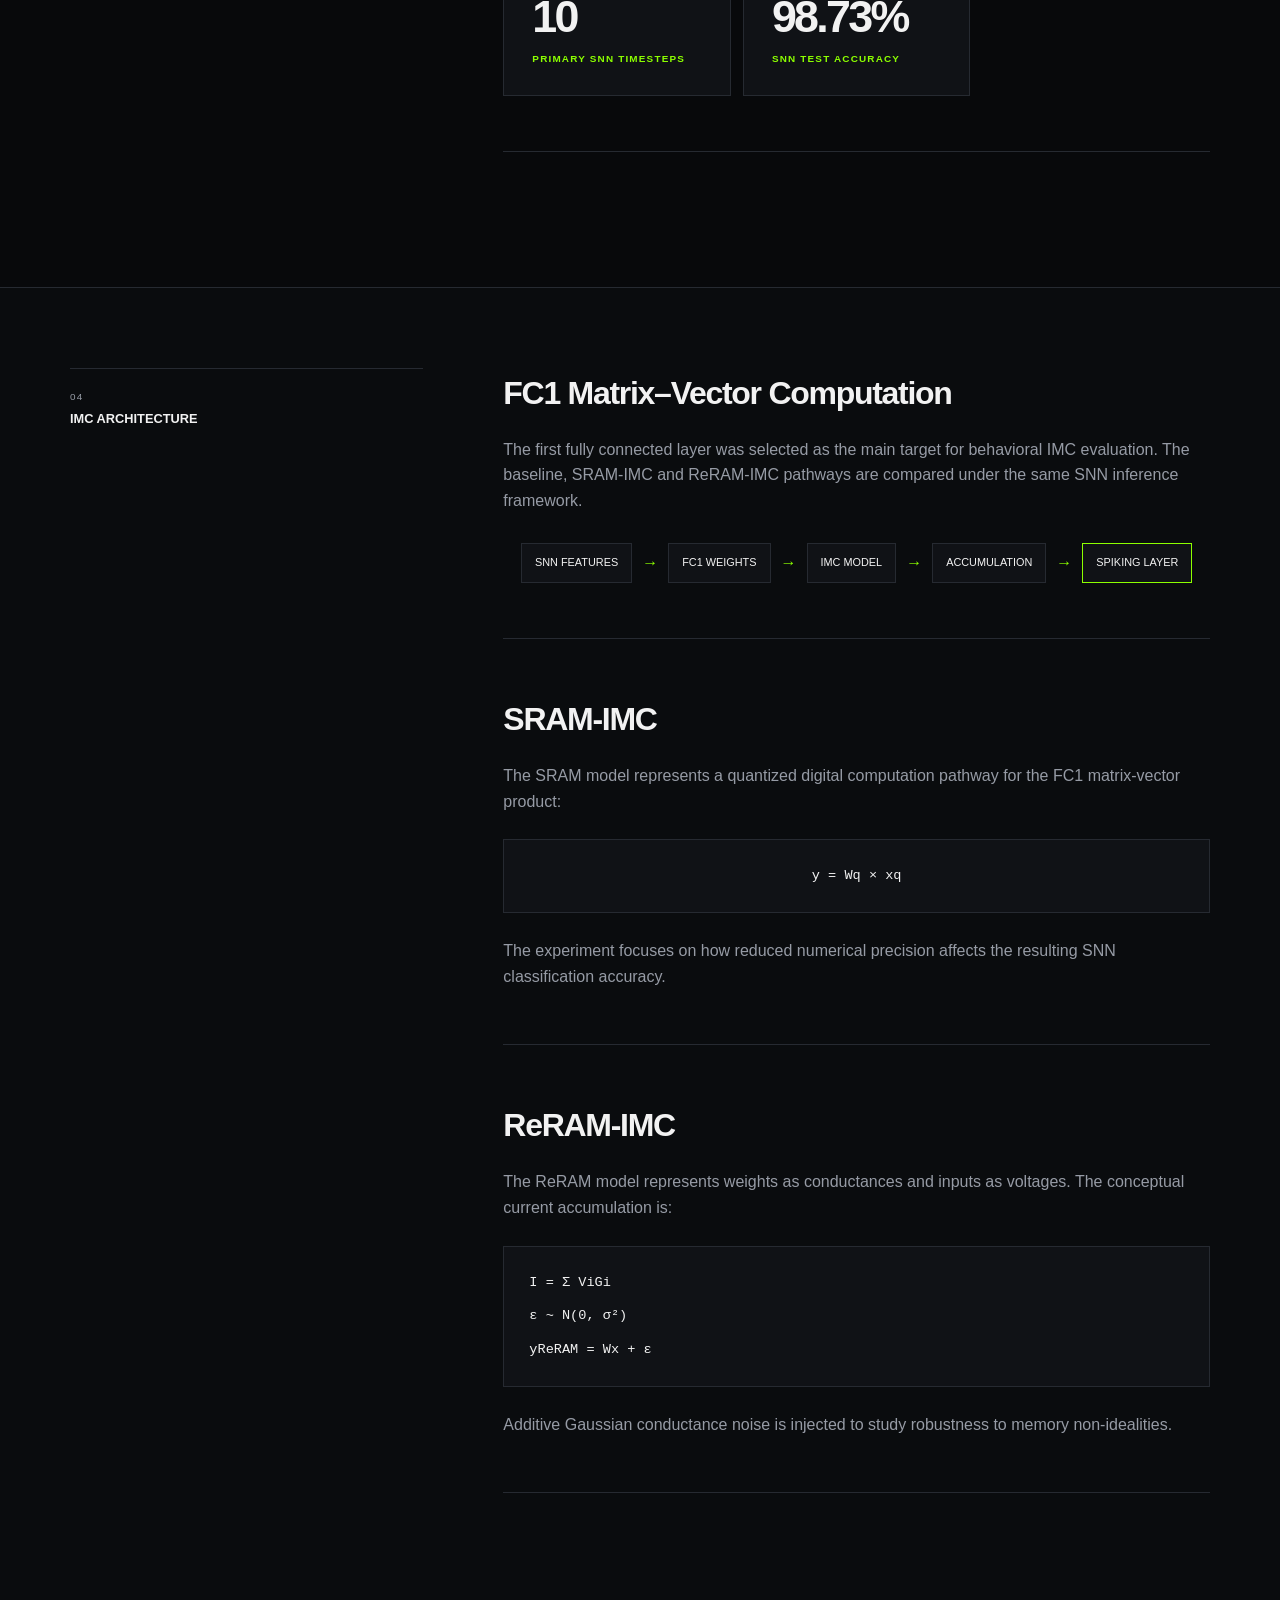
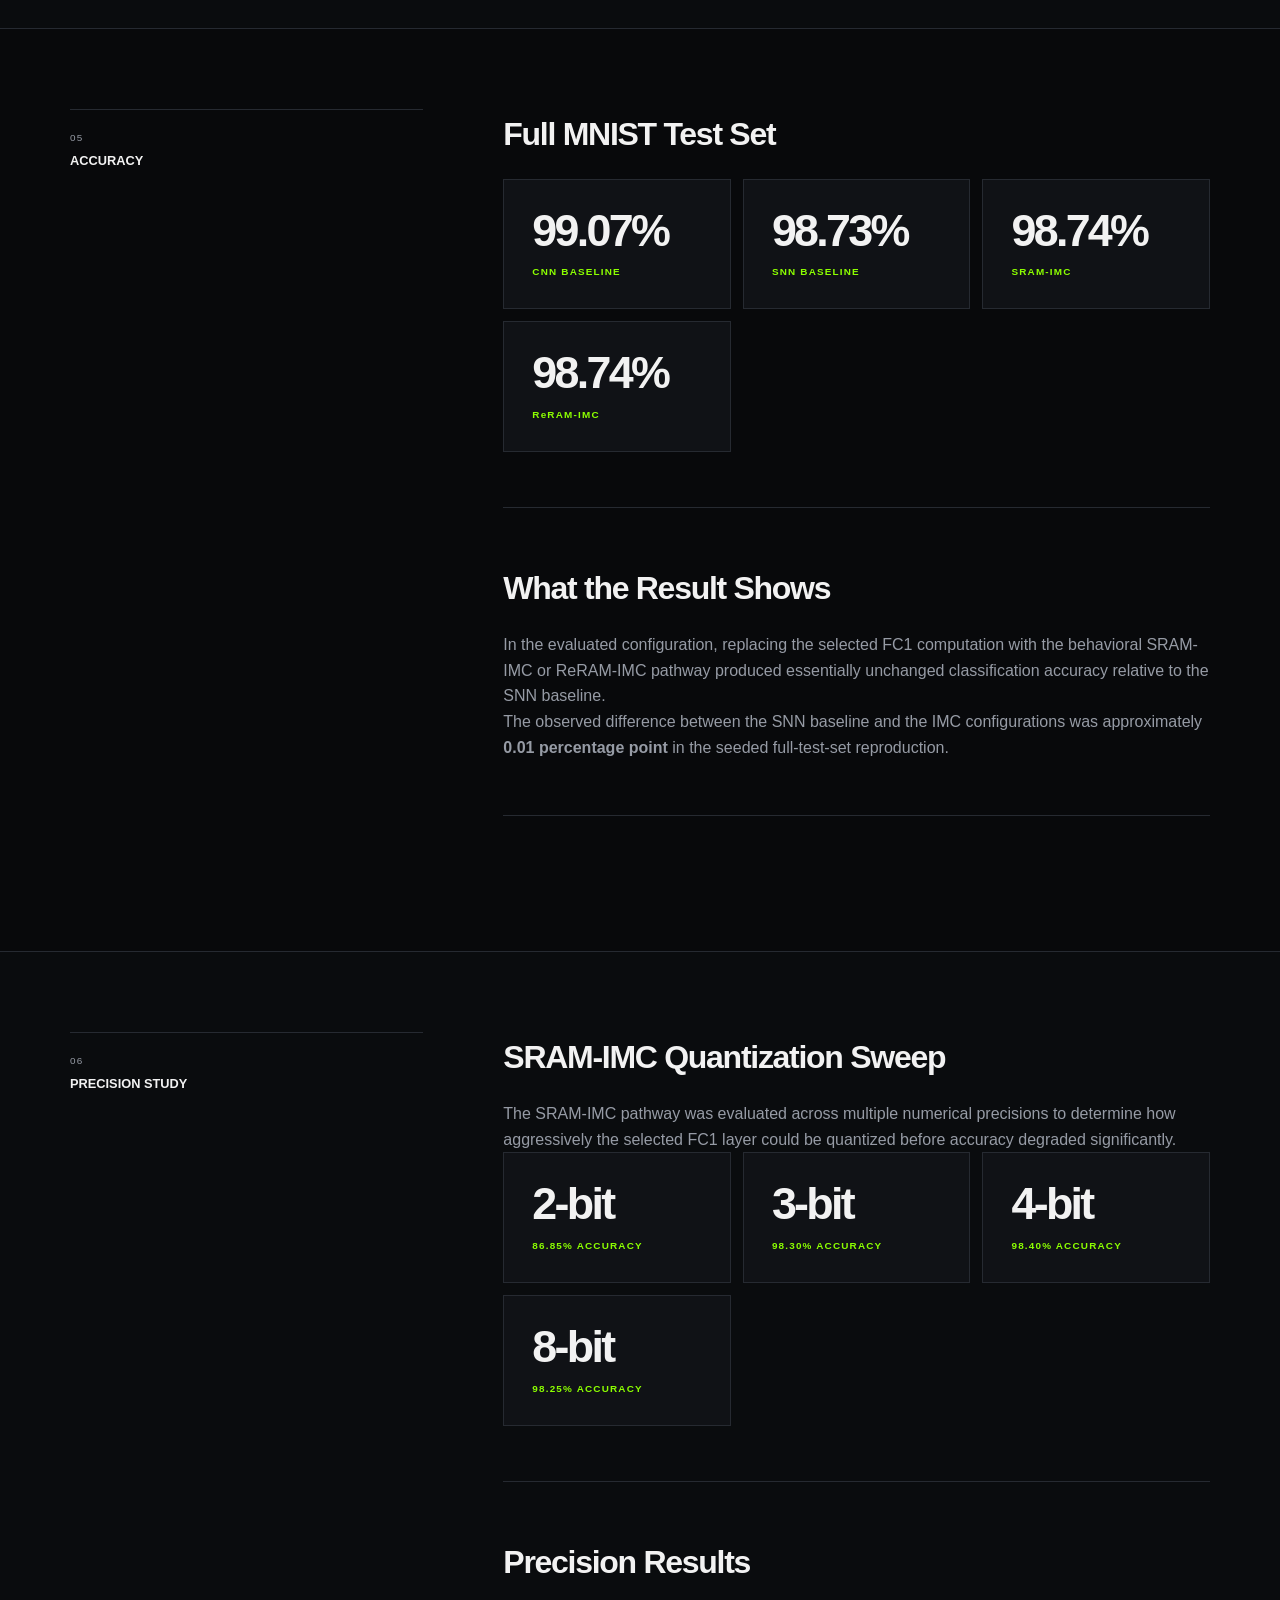
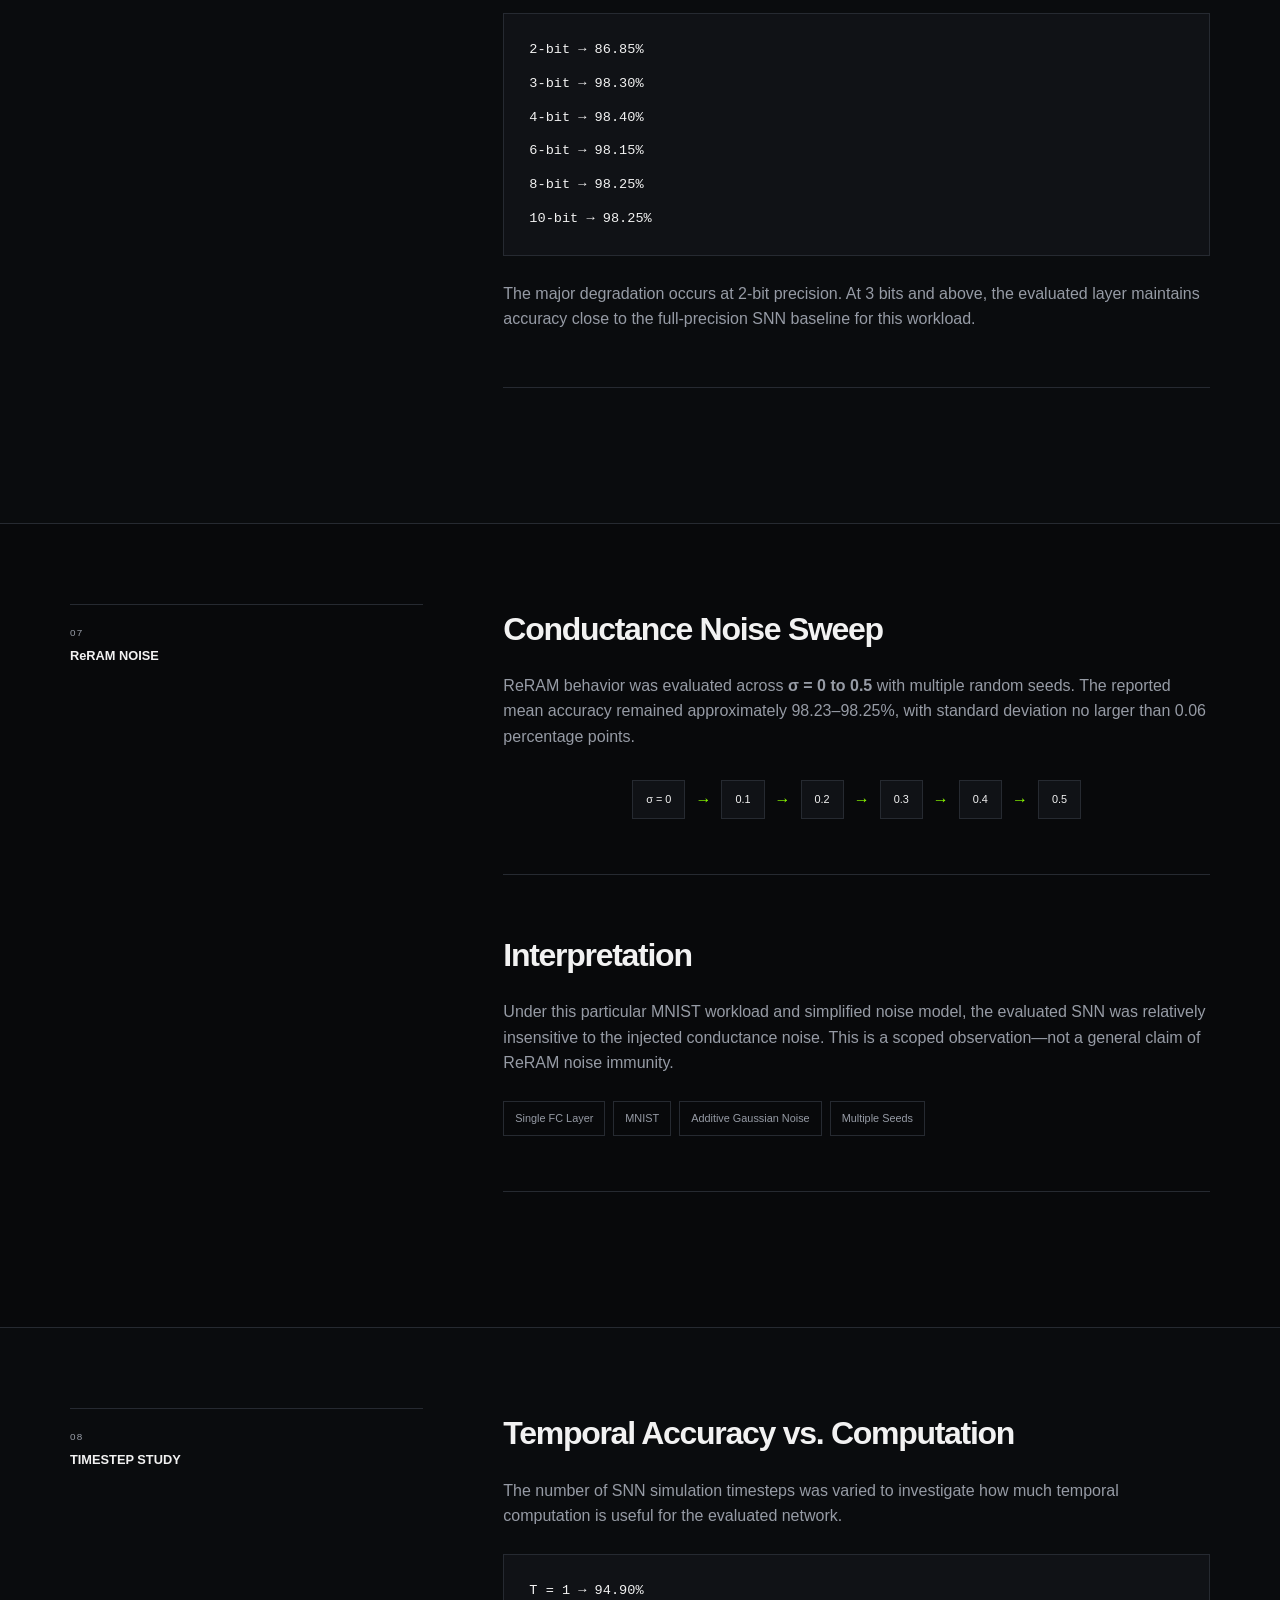
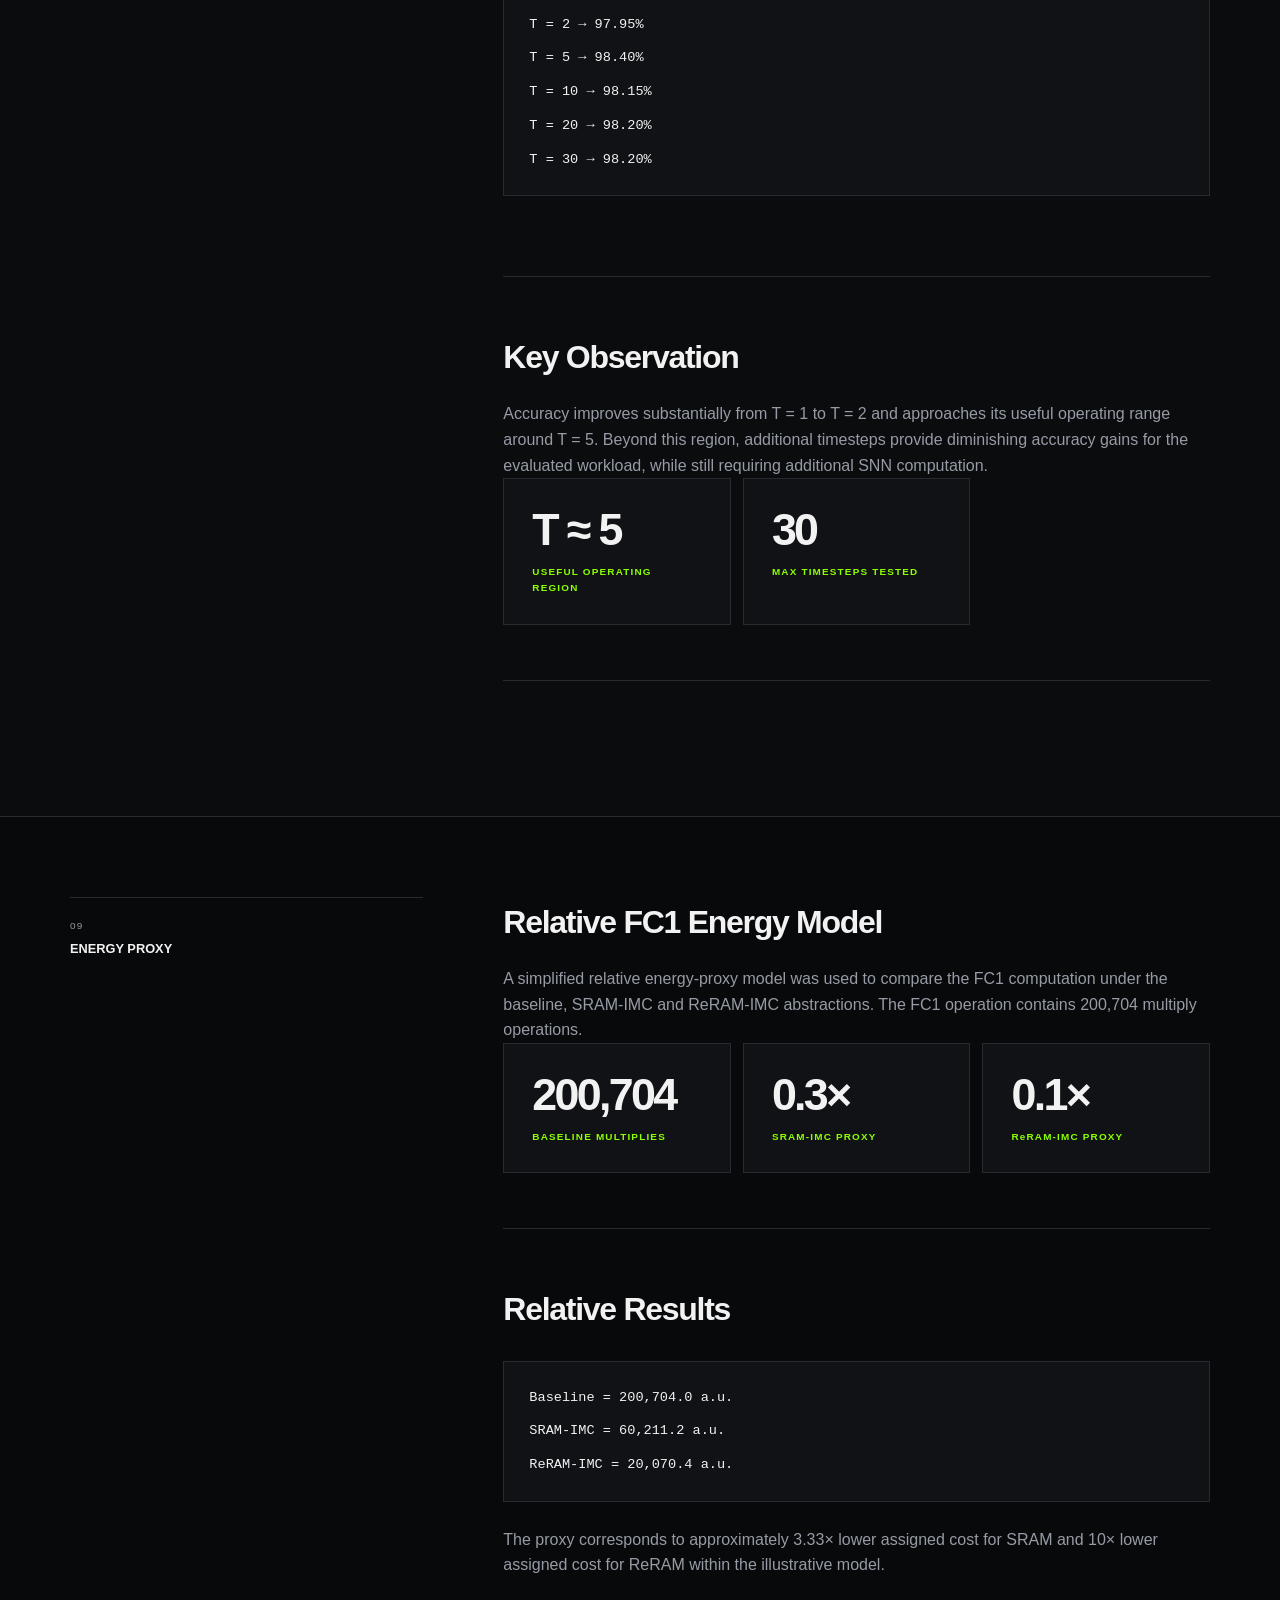
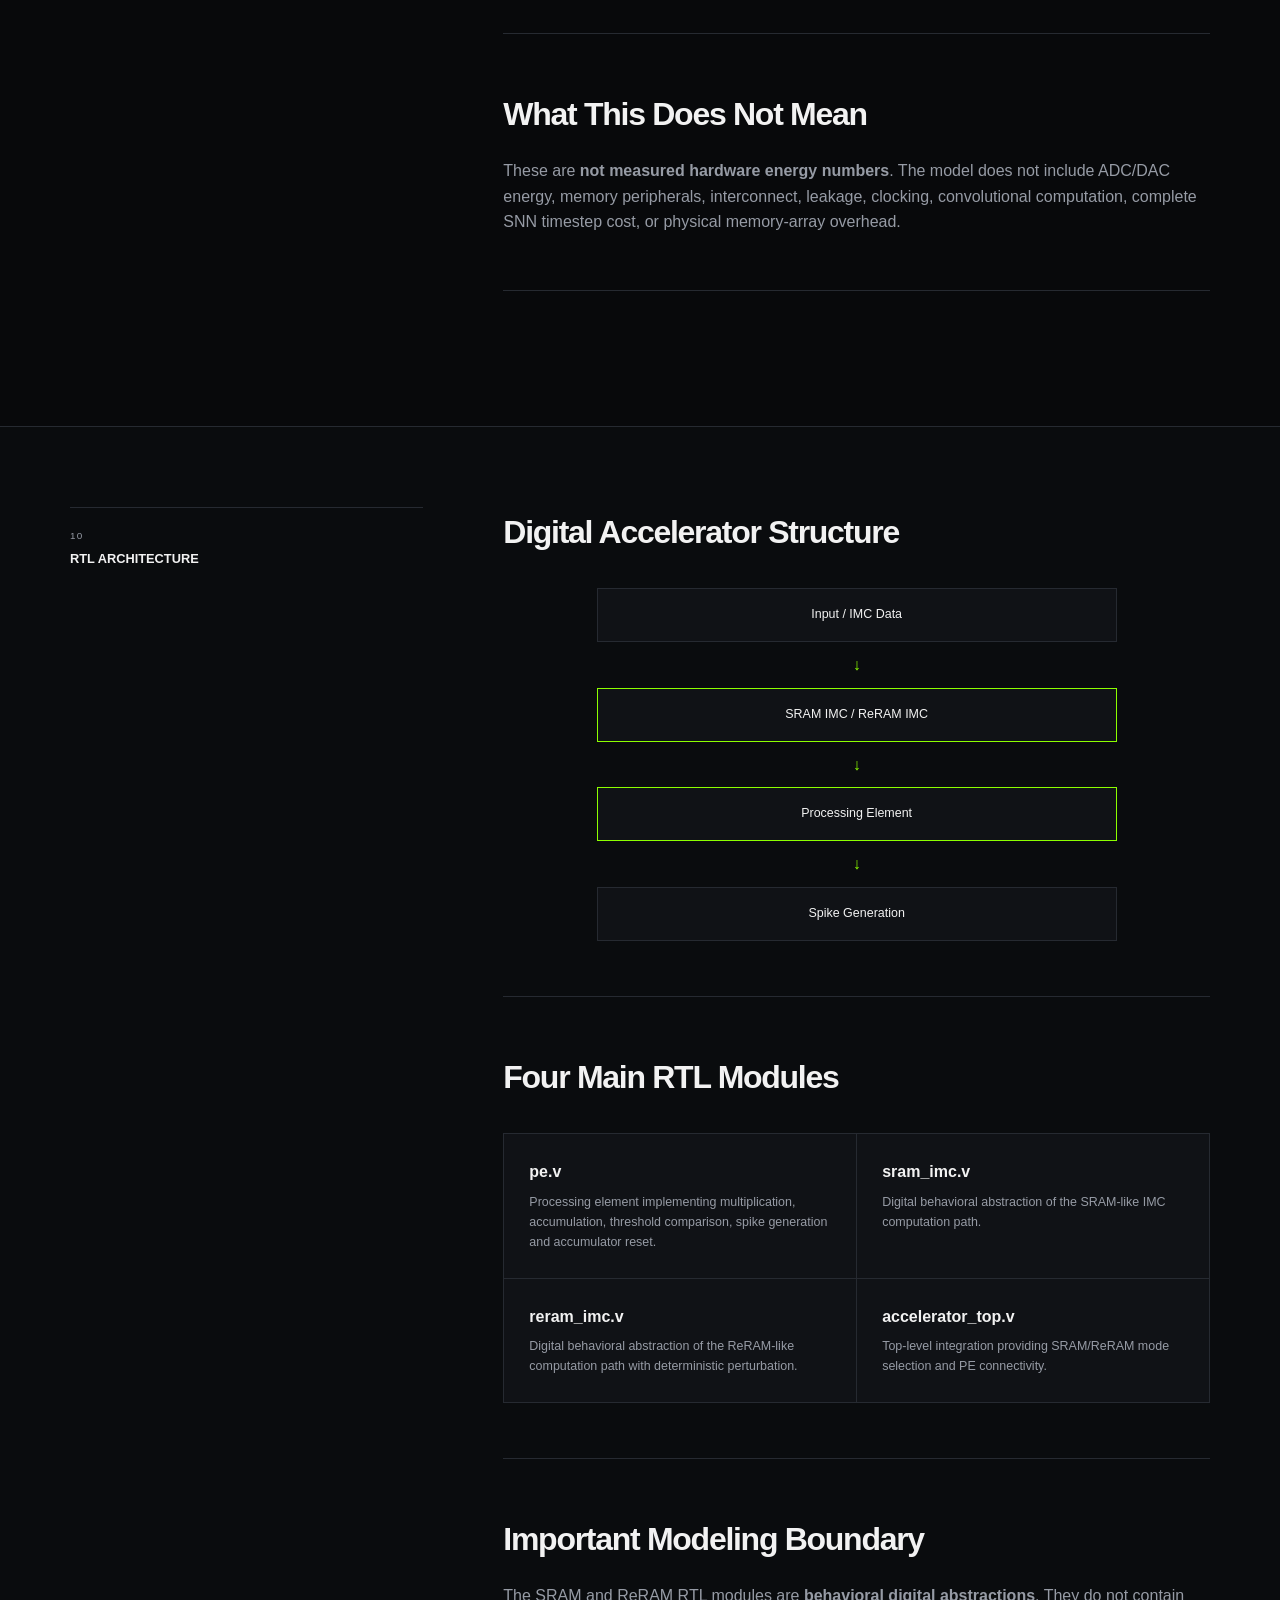
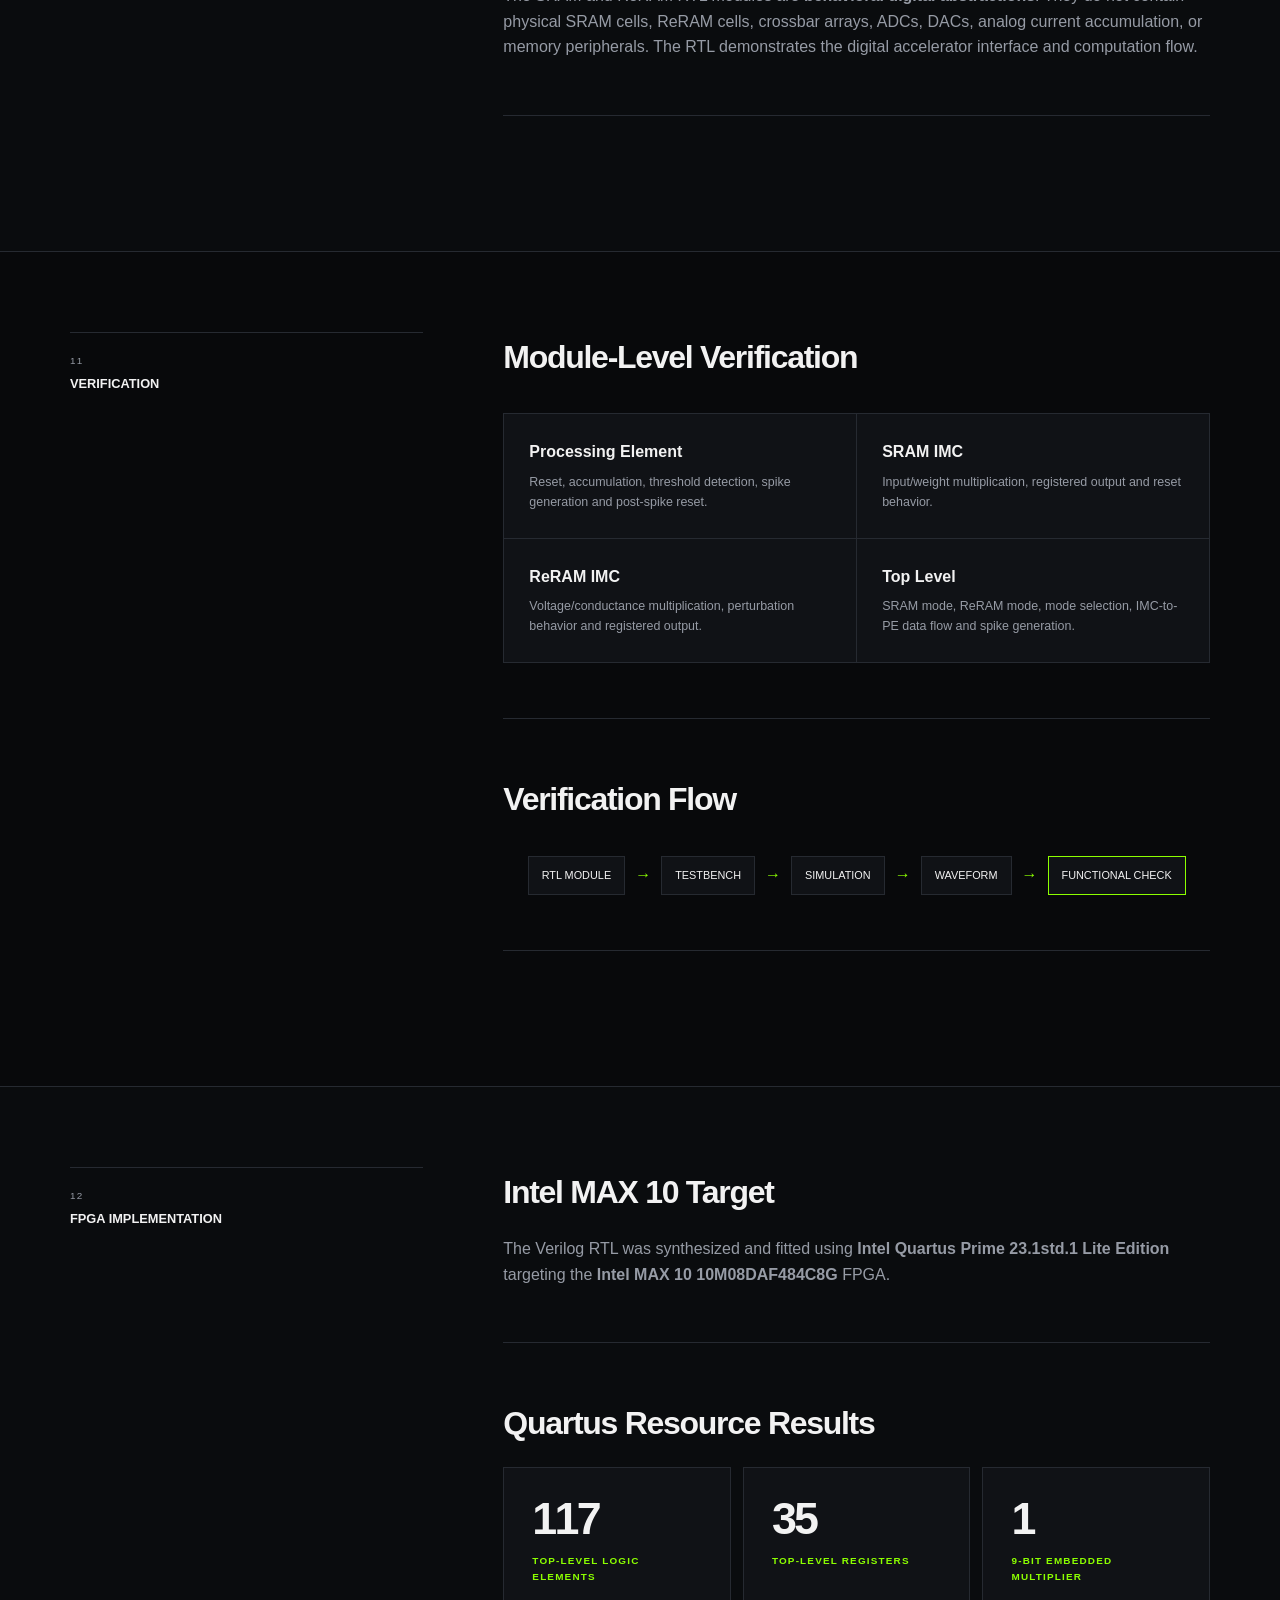
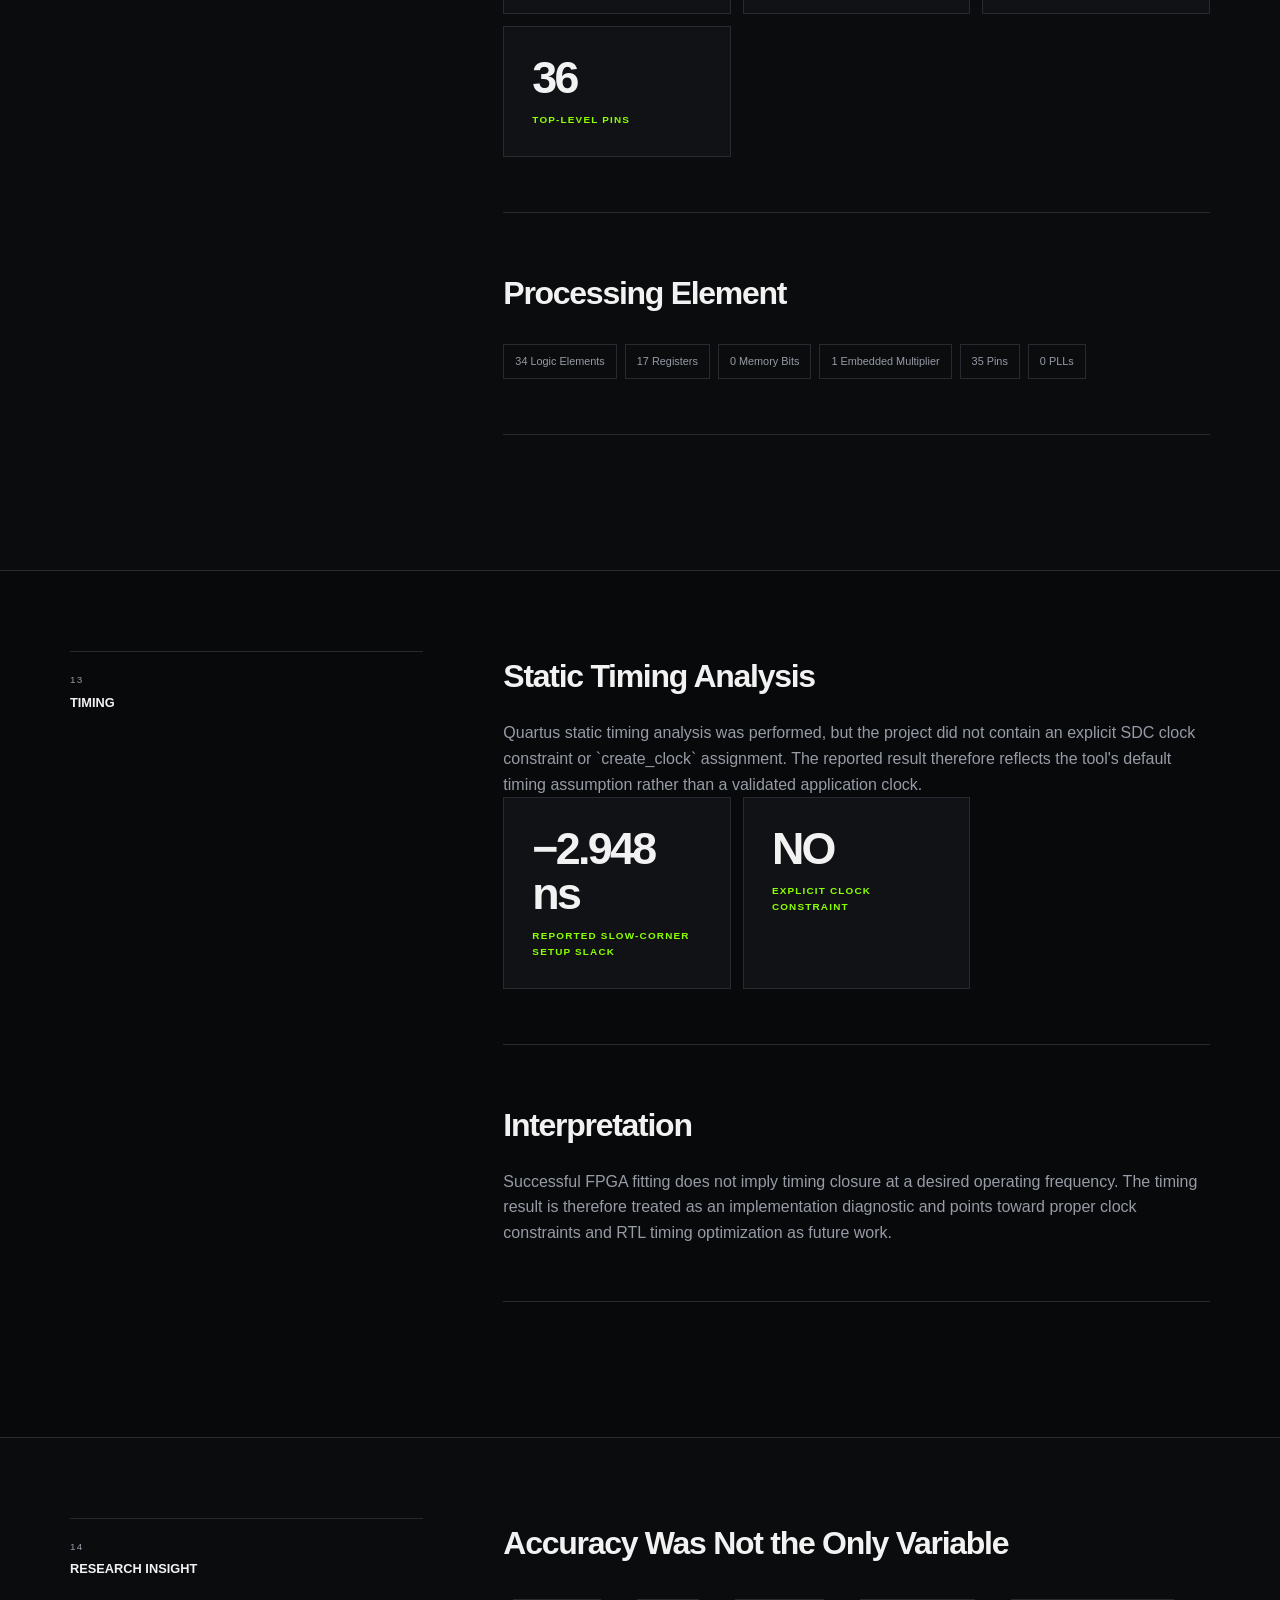
<file: research/neuromorphic-imc.html>
<!DOCTYPE html>
<html lang="en">
<head>
    <meta charset="UTF-8">
    <meta name="viewport" content="width=device-width, initial-scale=1.0">
    <meta name="description" content="Energy-Efficient Neuromorphic In-Memory Computing for AI Accelerators — Adhiraj Mandal.">
    <title>Neuromorphic In-Memory Computing | Adhiraj Mandal</title>
    <link rel="stylesheet" href="../style.css">
</head>
<body>

<header class="navbar">
    <div class="nav-container">
        <a href="../index.html" class="logo">Adhiraj Mandal<span>.</span></a>
        <a href="../index.html#projects" class="back-link" style="margin:0">← Back to Projects</a>
    </div>
</header>

<main class="detail-main">

<section class="detail-hero">
    <p class="detail-kicker">PUBLISHED RESEARCH · NEUROMORPHIC COMPUTING · IN-MEMORY AI · FPGA</p>
    <h1>Energy-Efficient Neuromorphic <span style="color:var(--accent)">In-Memory Computing.</span></h1>
    <p>
        A hardware–software research study combining Spiking Neural Networks with SRAM and
        ReRAM in-memory computing to investigate precision, noise, timestep, energy-proxy,
        RTL, and FPGA implementation trade-offs for efficient AI inference.
    </p>
    <div class="detail-hero-meta">
        <span>Research Publication</span>
        <span>PyTorch / SpikingJelly</span>
        <span>Verilog</span>
        <span>Intel MAX 10</span>
        <span>SRAM / ReRAM IMC</span>
    </div>
    <a href="../index.html#projects" class="back-link">← Back to Projects</a>
</section>

<section class="detail-content detail-highlight-section">
    <div class="detail-grid">
        <aside class="detail-sidebar">
            <div><span>PROJECT TYPE</span><strong>Hardware–Software Research</strong></div>
            <div><span>BENCHMARK</span><strong>MNIST</strong></div>
            <div><span>SNN</span><strong>98.73% Baseline Accuracy</strong></div>
            <div><span>FPGA</span><strong>Intel MAX 10 10M08DAF484C8G</strong></div>
            <div><span>RTL</span><strong>Verilog · Quartus Prime</strong></div>
        </aside>
        <article class="detail-body">
            <div class="metric-callout-grid">
                <div class="metric-callout"><strong>98.73%</strong><span>SNN ACCURACY</span></div>
                <div class="metric-callout"><strong>117</strong><span>TOP-LEVEL LOGIC ELEMENTS</span></div>
                <div class="metric-callout"><strong>34</strong><span>PE LOGIC ELEMENTS</span></div>
            </div>
        </article>
    </div>
</section>

<section class="detail-content">
    <div class="detail-grid">
        <aside class="detail-sidebar"><div><span>01</span><strong>RESEARCH OVERVIEW</strong></div></aside>
        <article class="detail-body">
            <section>
                <h2>Neuromorphic Computing Meets In-Memory Computing</h2>
                <p>
                    This research investigates the combination of <strong>Spiking Neural
                    Networks (SNNs)</strong> and <strong>In-Memory Computing (IMC)</strong>
                    as an architectural approach for energy-efficient AI inference.
                </p>
                <p>
                    SNNs offer event-driven computation using discrete spike events, while IMC
                    seeks to reduce the cost of moving neural-network data between memory and
                    compute. The project studies both ideas together across software modeling,
                    behavioral IMC experiments, RTL architecture, and FPGA implementation.
                </p>
            </section>

            <section>
                <h2>Research Question</h2>
                <div class="equation-box">
                    <code>How does IMC-based computation affect SNN accuracy, precision, noise robustness, temporal behavior and hardware implementation?</code>
                </div>
            </section>

            <section>
                <h2>Research Scope</h2>
                <p>
                    The study is a hardware–software design-space investigation rather than a
                    claim of a fabricated SRAM or ReRAM accelerator. SRAM-IMC and ReRAM-IMC are
                    represented using behavioral models, while the digital accelerator datapath
                    is implemented and synthesized in Verilog.
                </p>
            </section>
        </article>
    </div>
</section>

<section class="detail-content detail-band">
    <div class="detail-grid">
        <aside class="detail-sidebar"><div><span>02</span><strong>MOTIVATION</strong></div></aside>
        <article class="detail-body">
            <section>
                <h2>The Energy Challenge</h2>
                <p>
                    AI inference can be limited not only by arithmetic computation but also by
                    the energy and latency associated with moving weights and activations between
                    memory and processing elements.
                </p>
            </section>

            <section>
                <h2>Two Complementary Approaches</h2>
                <div class="feature-list">
                    <div><strong>Neuromorphic Computing</strong><p>Uses spike-based, event-driven neural computation to exploit temporal sparsity.</p></div>
                    <div><strong>In-Memory Computing</strong><p>Moves computation closer to stored weights to reduce data movement.</p></div>
                    <div><strong>Combined Architecture</strong><p>Studies whether an SNN inference pipeline can benefit from SRAM-like and ReRAM-like IMC computation.</p></div>
                </div>
            </section>
        </article>
    </div>
</section>

<section class="detail-content">
    <div class="detail-grid">
        <aside class="detail-sidebar"><div><span>03</span><strong>AI MODEL</strong></div></aside>
        <article class="detail-body">
            <section>
                <h2>CNN Reference Baseline</h2>
                <p>
                    A conventional CNN was first trained on MNIST to establish a reference
                    accuracy before introducing spiking and IMC-based computation.
                </p>
                <div class="large-tags">
                    <span>Adam</span><span>Learning Rate 0.001</span>
                    <span>5 Epochs</span><span>Batch Size 64</span>
                    <span>128-Unit Fully Connected Layer</span><span>10-Class Output</span>
                </div>
                <div class="metric-callout-grid" style="margin-top:25px">
                    <div class="metric-callout"><strong>99.07%</strong><span>CNN TEST ACCURACY</span></div>
                </div>
            </section>

            <section>
                <h2>Spiking Neural Network</h2>
                <p>
                    The CNN architecture was adapted into a directly trained SNN using
                    SpikingJelly. The network uses Leaky Integrate-and-Fire (LIF) neurons
                    and an ATan surrogate-gradient function for training.
                </p>
                <div class="architecture-stack">
                    <div>MNIST Image</div><i>↓</i>
                    <div>Convolutional SNN Layers</div><i>↓</i>
                    <div>Pooling</div><i>↓</i>
                    <div>Fully Connected Layers</div><i>↓</i>
                    <div class="accent-box">LIF Spike Dynamics</div><i>↓</i>
                    <div>Class Prediction</div>
                </div>
            </section>

            <section>
                <h2>Temporal Setup</h2>
                <p>
                    The primary experiments use <strong>T = 10 simulation timesteps</strong>.
                    The implementation presents the same static MNIST image across timesteps
                    rather than using a dedicated event-based temporal encoder.
                </p>
                <div class="metric-callout-grid">
                    <div class="metric-callout"><strong>10</strong><span>PRIMARY SNN TIMESTEPS</span></div>
                    <div class="metric-callout"><strong>98.73%</strong><span>SNN TEST ACCURACY</span></div>
                </div>
            </section>
        </article>
    </div>
</section>

<section class="detail-content detail-band">
    <div class="detail-grid">
        <aside class="detail-sidebar"><div><span>04</span><strong>IMC ARCHITECTURE</strong></div></aside>
        <article class="detail-body">
            <section>
                <h2>FC1 Matrix–Vector Computation</h2>
                <p>
                    The first fully connected layer was selected as the main target for
                    behavioral IMC evaluation. The baseline, SRAM-IMC and ReRAM-IMC pathways
                    are compared under the same SNN inference framework.
                </p>
                <div class="pipeline">
                    <span>SNN FEATURES</span><i>→</i>
                    <span>FC1 WEIGHTS</span><i>→</i>
                    <span>IMC MODEL</span><i>→</i>
                    <span>ACCUMULATION</span><i>→</i>
                    <span>SPIKING LAYER</span>
                </div>
            </section>

            <section>
                <h2>SRAM-IMC</h2>
                <p>
                    The SRAM model represents a quantized digital computation pathway for the
                    FC1 matrix-vector product:
                </p>
                <div class="equation-box centered-equation">
                    <code>y = Wq × xq</code>
                </div>
                <p>
                    The experiment focuses on how reduced numerical precision affects the
                    resulting SNN classification accuracy.
                </p>
            </section>

            <section>
                <h2>ReRAM-IMC</h2>
                <p>
                    The ReRAM model represents weights as conductances and inputs as voltages.
                    The conceptual current accumulation is:
                </p>
                <div class="equation-box">
                    <code>I = Σ ViGi</code>
                    <code>ε ~ N(0, σ²)</code>
                    <code>yReRAM = Wx + ε</code>
                </div>
                <p>
                    Additive Gaussian conductance noise is injected to study robustness to
                    memory non-idealities.
                </p>
            </section>
        </article>
    </div>
</section>

<section class="detail-content">
    <div class="detail-grid">
        <aside class="detail-sidebar"><div><span>05</span><strong>ACCURACY</strong></div></aside>
        <article class="detail-body">
            <section>
                <h2>Full MNIST Test Set</h2>
                <div class="metric-callout-grid">
                    <div class="metric-callout"><strong>99.07%</strong><span>CNN BASELINE</span></div>
                    <div class="metric-callout"><strong>98.73%</strong><span>SNN BASELINE</span></div>
                    <div class="metric-callout"><strong>98.74%</strong><span>SRAM-IMC</span></div>
                    <div class="metric-callout"><strong>98.74%</strong><span>ReRAM-IMC</span></div>
                </div>
            </section>

            <section>
                <h2>What the Result Shows</h2>
                <p>
                    In the evaluated configuration, replacing the selected FC1 computation
                    with the behavioral SRAM-IMC or ReRAM-IMC pathway produced essentially
                    unchanged classification accuracy relative to the SNN baseline.
                </p>
                <p>
                    The observed difference between the SNN baseline and the IMC configurations
                    was approximately <strong>0.01 percentage point</strong> in the seeded
                    full-test-set reproduction.
                </p>
            </section>
        </article>
    </div>
</section>

<section class="detail-content detail-band">
    <div class="detail-grid">
        <aside class="detail-sidebar"><div><span>06</span><strong>PRECISION STUDY</strong></div></aside>
        <article class="detail-body">
            <section>
                <h2>SRAM-IMC Quantization Sweep</h2>
                <p>
                    The SRAM-IMC pathway was evaluated across multiple numerical precisions
                    to determine how aggressively the selected FC1 layer could be quantized
                    before accuracy degraded significantly.
                </p>
                <div class="metric-callout-grid">
                    <div class="metric-callout"><strong>2-bit</strong><span>86.85% ACCURACY</span></div>
                    <div class="metric-callout"><strong>3-bit</strong><span>98.30% ACCURACY</span></div>
                    <div class="metric-callout"><strong>4-bit</strong><span>98.40% ACCURACY</span></div>
                    <div class="metric-callout"><strong>8-bit</strong><span>98.25% ACCURACY</span></div>
                </div>
            </section>

            <section>
                <h2>Precision Results</h2>
                <div class="equation-box">
                    <code>2-bit → 86.85%</code>
                    <code>3-bit → 98.30%</code>
                    <code>4-bit → 98.40%</code>
                    <code>6-bit → 98.15%</code>
                    <code>8-bit → 98.25%</code>
                    <code>10-bit → 98.25%</code>
                </div>
                <p>
                    The major degradation occurs at 2-bit precision. At 3 bits and above,
                    the evaluated layer maintains accuracy close to the full-precision SNN
                    baseline for this workload.
                </p>
            </section>
        </article>
    </div>
</section>

<section class="detail-content">
    <div class="detail-grid">
        <aside class="detail-sidebar"><div><span>07</span><strong>ReRAM NOISE</strong></div></aside>
        <article class="detail-body">
            <section>
                <h2>Conductance Noise Sweep</h2>
                <p>
                    ReRAM behavior was evaluated across <strong>σ = 0 to 0.5</strong> with
                    multiple random seeds. The reported mean accuracy remained approximately
                    98.23–98.25%, with standard deviation no larger than 0.06 percentage points.
                </p>
                <div class="state-flow">
                    <span>σ = 0</span><i>→</i><span>0.1</span><i>→</i>
                    <span>0.2</span><i>→</i><span>0.3</span><i>→</i>
                    <span>0.4</span><i>→</i><span>0.5</span>
                </div>
            </section>

            <section>
                <h2>Interpretation</h2>
                <p>
                    Under this particular MNIST workload and simplified noise model, the
                    evaluated SNN was relatively insensitive to the injected conductance noise.
                    This is a scoped observation—not a general claim of ReRAM noise immunity.
                </p>
                <div class="large-tags">
                    <span>Single FC Layer</span><span>MNIST</span>
                    <span>Additive Gaussian Noise</span><span>Multiple Seeds</span>
                </div>
            </section>
        </article>
    </div>
</section>

<section class="detail-content detail-band">
    <div class="detail-grid">
        <aside class="detail-sidebar"><div><span>08</span><strong>TIMESTEP STUDY</strong></div></aside>
        <article class="detail-body">
            <section>
                <h2>Temporal Accuracy vs. Computation</h2>
                <p>
                    The number of SNN simulation timesteps was varied to investigate how much
                    temporal computation is useful for the evaluated network.
                </p>
                <div class="equation-box">
                    <code>T = 1  → 94.90%</code>
                    <code>T = 2  → 97.95%</code>
                    <code>T = 5  → 98.40%</code>
                    <code>T = 10 → 98.15%</code>
                    <code>T = 20 → 98.20%</code>
                    <code>T = 30 → 98.20%</code>
                </div>
            </section>

            <section>
                <h2>Key Observation</h2>
                <p>
                    Accuracy improves substantially from T = 1 to T = 2 and approaches its
                    useful operating range around T = 5. Beyond this region, additional
                    timesteps provide diminishing accuracy gains for the evaluated workload,
                    while still requiring additional SNN computation.
                </p>
                <div class="metric-callout-grid">
                    <div class="metric-callout"><strong>T ≈ 5</strong><span>USEFUL OPERATING REGION</span></div>
                    <div class="metric-callout"><strong>30</strong><span>MAX TIMESTEPS TESTED</span></div>
                </div>
            </section>
        </article>
    </div>
</section>

<section class="detail-content">
    <div class="detail-grid">
        <aside class="detail-sidebar"><div><span>09</span><strong>ENERGY PROXY</strong></div></aside>
        <article class="detail-body">
            <section>
                <h2>Relative FC1 Energy Model</h2>
                <p>
                    A simplified relative energy-proxy model was used to compare the FC1
                    computation under the baseline, SRAM-IMC and ReRAM-IMC abstractions.
                    The FC1 operation contains 200,704 multiply operations.
                </p>
                <div class="metric-callout-grid">
                    <div class="metric-callout"><strong>200,704</strong><span>BASELINE MULTIPLIES</span></div>
                    <div class="metric-callout"><strong>0.3×</strong><span>SRAM-IMC PROXY</span></div>
                    <div class="metric-callout"><strong>0.1×</strong><span>ReRAM-IMC PROXY</span></div>
                </div>
            </section>

            <section>
                <h2>Relative Results</h2>
                <div class="equation-box">
                    <code>Baseline  = 200,704.0 a.u.</code>
                    <code>SRAM-IMC  = 60,211.2 a.u.</code>
                    <code>ReRAM-IMC = 20,070.4 a.u.</code>
                </div>
                <p>
                    The proxy corresponds to approximately 3.33× lower assigned cost for SRAM
                    and 10× lower assigned cost for ReRAM within the illustrative model.
                </p>
            </section>

            <section>
                <h2>What This Does Not Mean</h2>
                <p>
                    These are <strong>not measured hardware energy numbers</strong>. The model
                    does not include ADC/DAC energy, memory peripherals, interconnect, leakage,
                    clocking, convolutional computation, complete SNN timestep cost, or physical
                    memory-array overhead.
                </p>
            </section>
        </article>
    </div>
</section>

<section class="detail-content detail-band">
    <div class="detail-grid">
        <aside class="detail-sidebar"><div><span>10</span><strong>RTL ARCHITECTURE</strong></div></aside>
        <article class="detail-body">
            <section>
                <h2>Digital Accelerator Structure</h2>
                <div class="architecture-stack">
                    <div>Input / IMC Data</div><i>↓</i>
                    <div class="accent-box">SRAM IMC / ReRAM IMC</div><i>↓</i>
                    <div class="accent-box">Processing Element</div><i>↓</i>
                    <div>Spike Generation</div>
                </div>
            </section>

            <section>
                <h2>Four Main RTL Modules</h2>
                <div class="feature-list">
                    <div><strong>pe.v</strong><p>Processing element implementing multiplication, accumulation, threshold comparison, spike generation and accumulator reset.</p></div>
                    <div><strong>sram_imc.v</strong><p>Digital behavioral abstraction of the SRAM-like IMC computation path.</p></div>
                    <div><strong>reram_imc.v</strong><p>Digital behavioral abstraction of the ReRAM-like computation path with deterministic perturbation.</p></div>
                    <div><strong>accelerator_top.v</strong><p>Top-level integration providing SRAM/ReRAM mode selection and PE connectivity.</p></div>
                </div>
            </section>

            <section>
                <h2>Important Modeling Boundary</h2>
                <p>
                    The SRAM and ReRAM RTL modules are <strong>behavioral digital abstractions</strong>.
                    They do not contain physical SRAM cells, ReRAM cells, crossbar arrays, ADCs,
                    DACs, analog current accumulation, or memory peripherals. The RTL demonstrates
                    the digital accelerator interface and computation flow.
                </p>
            </section>
        </article>
    </div>
</section>

<section class="detail-content">
    <div class="detail-grid">
        <aside class="detail-sidebar"><div><span>11</span><strong>VERIFICATION</strong></div></aside>
        <article class="detail-body">
            <section>
                <h2>Module-Level Verification</h2>
                <div class="feature-list">
                    <div><strong>Processing Element</strong><p>Reset, accumulation, threshold detection, spike generation and post-spike reset.</p></div>
                    <div><strong>SRAM IMC</strong><p>Input/weight multiplication, registered output and reset behavior.</p></div>
                    <div><strong>ReRAM IMC</strong><p>Voltage/conductance multiplication, perturbation behavior and registered output.</p></div>
                    <div><strong>Top Level</strong><p>SRAM mode, ReRAM mode, mode selection, IMC-to-PE data flow and spike generation.</p></div>
                </div>
            </section>

            <section>
                <h2>Verification Flow</h2>
                <div class="pipeline">
                    <span>RTL MODULE</span><i>→</i>
                    <span>TESTBENCH</span><i>→</i>
                    <span>SIMULATION</span><i>→</i>
                    <span>WAVEFORM</span><i>→</i>
                    <span>FUNCTIONAL CHECK</span>
                </div>
            </section>
        </article>
    </div>
</section>

<section class="detail-content detail-band">
    <div class="detail-grid">
        <aside class="detail-sidebar"><div><span>12</span><strong>FPGA IMPLEMENTATION</strong></div></aside>
        <article class="detail-body">
            <section>
                <h2>Intel MAX 10 Target</h2>
                <p>
                    The Verilog RTL was synthesized and fitted using
                    <strong>Intel Quartus Prime 23.1std.1 Lite Edition</strong> targeting the
                    <strong>Intel MAX 10 10M08DAF484C8G</strong> FPGA.
                </p>
            </section>

            <section>
                <h2>Quartus Resource Results</h2>
                <div class="metric-callout-grid">
                    <div class="metric-callout"><strong>117</strong><span>TOP-LEVEL LOGIC ELEMENTS</span></div>
                    <div class="metric-callout"><strong>35</strong><span>TOP-LEVEL REGISTERS</span></div>
                    <div class="metric-callout"><strong>1</strong><span>9-BIT EMBEDDED MULTIPLIER</span></div>
                    <div class="metric-callout"><strong>36</strong><span>TOP-LEVEL PINS</span></div>
                </div>
            </section>

            <section>
                <h2>Processing Element</h2>
                <div class="large-tags">
                    <span>34 Logic Elements</span><span>17 Registers</span>
                    <span>0 Memory Bits</span><span>1 Embedded Multiplier</span>
                    <span>35 Pins</span><span>0 PLLs</span>
                </div>
            </section>
        </article>
    </div>
</section>

<section class="detail-content">
    <div class="detail-grid">
        <aside class="detail-sidebar"><div><span>13</span><strong>TIMING</strong></div></aside>
        <article class="detail-body">
            <section>
                <h2>Static Timing Analysis</h2>
                <p>
                    Quartus static timing analysis was performed, but the project did not contain
                    an explicit SDC clock constraint or `create_clock` assignment. The reported
                    result therefore reflects the tool's default timing assumption rather than
                    a validated application clock.
                </p>
                <div class="metric-callout-grid">
                    <div class="metric-callout"><strong>−2.948 ns</strong><span>REPORTED SLOW-CORNER SETUP SLACK</span></div>
                    <div class="metric-callout"><strong>NO</strong><span>EXPLICIT CLOCK CONSTRAINT</span></div>
                </div>
            </section>

            <section>
                <h2>Interpretation</h2>
                <p>
                    Successful FPGA fitting does not imply timing closure at a desired operating
                    frequency. The timing result is therefore treated as an implementation
                    diagnostic and points toward proper clock constraints and RTL timing
                    optimization as future work.
                </p>
            </section>
        </article>
    </div>
</section>

<section class="detail-content detail-band">
    <div class="detail-grid">
        <aside class="detail-sidebar"><div><span>14</span><strong>RESEARCH INSIGHT</strong></div></aside>
        <article class="detail-body">
            <section>
                <h2>Accuracy Was Not the Only Variable</h2>
                <div class="pipeline">
                    <span>PRECISION</span><i>→</i>
                    <span>NOISE</span><i>→</i>
                    <span>TIMESTEPS</span><i>→</i>
                    <span>ENERGY PROXY</span><i>→</i>
                    <span>HARDWARE RESOURCES</span><i>→</i>
                    <span>TIMING</span>
                </div>
                <p>
                    The study shows why efficient AI accelerator design cannot be evaluated
                    using classification accuracy alone. Numerical precision, memory behavior,
                    temporal computation, energy assumptions and hardware implementation
                    characteristics must be considered together.
                </p>
            </section>

            <section>
                <h2>Research Boundary</h2>
                <p>
                    The strongest conclusions are limited to the evaluated MNIST workload,
                    selected FC1 layer, behavioral IMC models, simplified ReRAM noise model,
                    and current FPGA implementation. Physical SRAM/ReRAM energy and latency
                    were not measured.
                </p>
            </section>
        </article>
    </div>
</section>

<section class="detail-content">
    <div class="detail-grid">
        <aside class="detail-sidebar"><div><span>15</span><strong>MY CONTRIBUTION</strong></div></aside>
        <article class="detail-body">
            <section>
                <h2>What I Built</h2>
                <p>
                    Developed the hardware–software study spanning SNN training and evaluation,
                    behavioral SRAM/ReRAM IMC modeling, precision/noise/timestep experiments,
                    Verilog RTL implementation, module-level verification, and FPGA synthesis
                    and resource analysis.
                </p>
                <p>
                    The project connected algorithm-level inference behavior with hardware-level
                    implementation constraints, while explicitly distinguishing behavioral
                    abstractions from physical memory technology.
                </p>
            </section>
        </article>
    </div>
</section>

<section class="detail-content detail-band">
    <div class="detail-grid">
        <aside class="detail-sidebar"><div><span>16</span><strong>TAKEAWAY</strong></div></aside>
        <article class="detail-body">
            <section>
                <h2>Connecting AI Algorithms to Hardware Reality</h2>
                <div class="pipeline">
                    <span>SNN MODEL</span><i>→</i>
                    <span>IMC MODEL</span><i>→</i>
                    <span>RTL</span><i>→</i>
                    <span>FPGA</span><i>→</i>
                    <span>RESOURCE + TIMING ANALYSIS</span>
                </div>
                <p>
                    The central lesson is that an energy-efficient AI accelerator requires
                    coordinated reasoning across the neural model, memory architecture,
                    numerical representation, temporal computation and digital hardware.
                </p>
            </section>
        </article>
    </div>
</section>

<section class="detail-content">
    <div class="detail-grid">
        <aside class="detail-sidebar"><div><span>17</span><strong>FUTURE WORK</strong></div></aside>
        <article class="detail-body">
            <section>
                <div class="feature-list">
                    <div><strong>Multi-Layer IMC</strong><p>Extend IMC mapping beyond the selected fully connected layer.</p></div>
                    <div><strong>Device-Aware ReRAM</strong><p>Introduce more realistic device and non-ideality models.</p></div>
                    <div><strong>Peripheral Modeling</strong><p>Account for ADC/DAC and memory-peripheral energy.</p></div>
                    <div><strong>FPGA Timing Optimization</strong><p>Add explicit clock constraints and optimize the RTL for timing closure.</p></div>
                    <div><strong>Physical Measurements</strong><p>Measure board-level power and latency on implemented hardware.</p></div>
                    <div><strong>Broader Benchmarks</strong><p>Evaluate larger datasets and event-based workloads such as CIFAR-10 and event-driven datasets.</p></div>
                    <div><strong>Hybrid Architectures</strong><p>Explore SRAM/ReRAM combinations and larger PE arrays.</p></div>
                    <div><strong>Pareto Analysis</strong><p>Study energy–accuracy–latency–area trade-offs jointly.</p></div>
                </div>
            </section>
        </article>
    </div>
</section>

<section class="detail-content">
    <div class="detail-grid">
        <aside class="detail-sidebar"><div><span>18</span><strong>TECHNOLOGIES</strong></div></aside>
        <article class="detail-body">
            <section>
                <h2>Tools &amp; Concepts</h2>
                <div class="large-tags">
                    <span>Python</span><span>PyTorch</span><span>SpikingJelly</span>
                    <span>NumPy</span><span>Matplotlib</span><span>Verilog HDL</span>
                    <span>Intel Quartus Prime</span><span>FPGA</span>
                    <span>Spiking Neural Networks</span><span>LIF Neurons</span>
                    <span>Neuromorphic Computing</span><span>In-Memory Computing</span>
                    <span>SRAM-CIM</span><span>ReRAM-CIM</span><span>Quantization</span>
                    <span>Hardware–Software Co-Design</span><span>AI Accelerators</span>
                    <span>RTL Verification</span><span>Static Timing Analysis</span>
                </div>
            </section>
        </article>
    </div>
</section>

<section class="detail-content detail-resources">
    <div class="detail-grid">
        <aside class="detail-sidebar"><div><span>19</span><strong>PUBLICATION &amp; RESOURCES</strong></div></aside>
        <article class="detail-body">
            <section>
                <h2>Published Research</h2>
                <p>
                    <strong>Energy-Efficient Neuromorphic In-Memory Computing for AI Accelerators:
                    A Hardware-Software Case Study of SRAM and ReRAM Architectures for Spiking
                    Neural Network Inference</strong>
                </p>
                <p>
                    Adhiraj Mandal · International Journal of Research Publication and Reviews
                    (IJRPR), Vol. 7, Issue 8, pp. 2837–2846, August 2026 · ISSN 2582-7421
                </p>
                <div class="resource-list">
                    <a href="https://ijrpr.com/uploads/V7ISSUE8/IJRPR69124.pdf" class="resource-item"><span>VIEW PUBLISHED PAPER</span><strong>View ↗</strong></a>
                    <a href="https://drive.google.com/file/d/1pzEG_nJBnm9q7A4YPpQJ88ZYa-qYKRP0/view?usp=drive_link" class="resource-item"><span>PUBLICATION CERTIFICATE</span><strong>View ↗</strong></a>
                    <a href="https://drive.google.com/file/d/16Dj0rAzYotYjBQFZzyncrLiVArO3qJ8V/view?usp=drive_link" class="resource-item"><span>PROJECT REPORT</span><strong>View ↗</strong></a>
                    
                    
                    
                </div>
            </section>
        </article>
    </div>
</section>

<section class="detail-content detail-band">
    <div class="detail-grid">
        <aside class="detail-sidebar"><div><span>20</span><strong>LIMITATIONS</strong></div></aside>
        <article class="detail-body">
            <section>
                <p>
                    The current implementation is a behavioral research prototype. IMC
                    substitution is limited to a single fully connected layer; ReRAM uses
                    simplified additive noise; the energy analysis is an illustrative proxy;
                    the SNN uses repeated static-frame presentation rather than true event-based
                    encoding; and FPGA timing was analyzed without an explicit clock constraint.
                    No physical SRAM/ReRAM array, board-level power measurement, or measured
                    IMC latency is claimed.
                </p>
            </section>
        </article>
    </div>
</section>

<section class="project-nav">
    <a href="ai-dse.html">← Previous Research</a>
    <a href="../index.html#projects">Back to Portfolio →</a>
</section>

</main>

<footer>
    <div class="footer-container">
        <p>© 2026 Adhiraj Mandal</p>
        <p>AI Hardware · VLSI · Computer Architecture · Efficient ML Systems</p>
    </div>
</footer>

</body>
</html>
</file>
<file: style.css>
:root{--bg:#08090b;--surface:#101216;--surface-light:#16191e;--text:#f2f2f2;--muted:#969ba5;--border:#262a31;--accent:#8cff00;--max-width:1200px}*{margin:0;padding:0;box-sizing:border-box}html{scroll-behavior:smooth}body{background:var(--bg);color:var(--text);font-family:Arial,Helvetica,sans-serif;line-height:1.6}a{color:inherit;text-decoration:none}button{font:inherit}.navbar{position:fixed;top:0;width:100%;z-index:1000;background:rgba(8,9,11,.85);backdrop-filter:blur(12px);border-bottom:1px solid rgba(255,255,255,.06)}.nav-container{max-width:var(--max-width);margin:auto;height:76px;display:flex;align-items:center;justify-content:space-between;padding:0 30px}.logo{font-size:1.4rem;font-weight:800;letter-spacing:-.05em}.logo span{color:var(--accent)}.nav-links{display:flex;gap:30px}.nav-links a{color:var(--muted);font-size:.85rem;transition:color .2s ease}.nav-links a:hover{color:var(--text)}.menu-toggle{display:none;background:none;border:none;color:var(--text);font-size:1.5rem;cursor:pointer}.hero{min-height:100vh;position:relative;display:flex;align-items:center;overflow:hidden;padding:120px 30px 80px}.hero-grid{position:absolute;inset:0;opacity:.12;background-image:linear-gradient(var(--border) 1px,transparent 1px),linear-gradient(90deg,var(--border) 1px,transparent 1px);background-size:60px 60px;mask-image:linear-gradient(to bottom,black,transparent 90%)}.hero-content{max-width:var(--max-width);width:100%;margin:auto;position:relative;z-index:2}.eyebrow{color:var(--accent);font-size:.75rem;font-weight:700;letter-spacing:.16em;margin-bottom:25px}.hero h1{max-width:950px;font-size:clamp(4rem,9vw,8.5rem);line-height:.92;letter-spacing:-.07em;font-weight:800}.hero h1 span{color:var(--accent)}.hero-description{max-width:650px;margin-top:35px;color:var(--muted);font-size:1.1rem}.hero-buttons{display:flex;gap:15px;margin-top:35px}.btn{display:inline-flex;align-items:center;justify-content:center;padding:13px 22px;border:1px solid var(--border);font-size:.85rem;font-weight:700;transition:background .2s ease,color .2s ease,transform .2s ease}.btn:hover{transform:translateY(-2px)}.btn-primary{background:var(--accent);color:#050505;border-color:var(--accent)}.btn-primary:hover{background:#a4ff33}.btn-secondary{background:transparent}.btn-secondary:hover{background:var(--surface-light)}.hero-tags{display:flex;flex-wrap:wrap;gap:8px;margin-top:45px}.hero-tags span{padding:6px 11px;border:1px solid var(--border);color:var(--muted);font-size:.72rem}.scroll-indicator{position:absolute;bottom:35px;right:30px;display:flex;align-items:center;gap:12px;color:var(--muted);font-size:.65rem;letter-spacing:.12em}.scroll-line{width:50px;height:1px;background:var(--border)}.section{max-width:var(--max-width);margin:auto;padding:130px 30px}.section-label{display:flex;align-items:center;gap:12px;color:var(--muted);font-size:.7rem;font-weight:700;letter-spacing:.15em;margin-bottom:55px}.section-label span{color:var(--accent)}.section-header{max-width:850px;margin-bottom:60px}.section-header h2,.about-heading h2{font-size:clamp(2.5rem,5vw,5rem);line-height:1;letter-spacing:-.055em}.section-header h2 span,.about-heading h2 span{color:var(--accent)}.section-header p{color:var(--muted);margin-top:25px;max-width:650px}.about-content{display:grid;grid-template-columns:1.2fr 1fr;gap:100px}.about-text{color:var(--muted);max-width:560px}.about-text p{margin-bottom:25px}.projects-grid{display:grid;grid-template-columns:repeat(3,1fr);gap:15px}.project-card{min-height:500px;padding:30px;background:var(--surface);border:1px solid var(--border);display:flex;flex-direction:column;cursor:pointer;transition:transform .25s ease,border-color .25s ease,background .25s ease}.project-card:hover{transform:translateY(-5px);border-color:#444a53;background:var(--surface-light)}.project-number{color:var(--muted);font-size:.7rem;margin-bottom:55px}.project-category{color:var(--accent);font-size:.65rem;font-weight:700;letter-spacing:.12em;margin-bottom:15px}.project-card h3{font-size:1.8rem;line-height:1.05;letter-spacing:-.04em}.project-card p{color:var(--muted);margin-top:18px;font-size:.9rem}.project-tags{display:flex;flex-wrap:wrap;gap:6px;margin-top:auto;padding-top:30px}.project-tags span{padding:5px 8px;border:1px solid var(--border);color:var(--muted);font-size:.65rem}.project-footer{display:flex;justify-content:space-between;align-items:center;gap:10px;margin-top:25px;color:var(--muted);font-size:.68rem}.text-link{color:var(--text);font-size:.75rem;font-weight:700}.project-card:hover .text-link{color:var(--accent)}.research-section{max-width:none;border-top:1px solid var(--border);border-bottom:1px solid var(--border);padding-left:max(30px,calc((100vw - var(--max-width))/2 + 30px));padding-right:max(30px,calc((100vw - var(--max-width))/2 + 30px))}.research-list{display:flex;flex-direction:column}.research-entry{display:grid;grid-template-columns:1fr 1fr;gap:100px;padding:80px 0;border-top:1px solid var(--border)}.research-entry:first-child{border-top:0}.research-kicker,.experience-kicker{color:var(--muted);font-size:.7rem;font-weight:700;letter-spacing:.14em;margin-bottom:15px}.research-intro h2{font-size:clamp(4rem,8vw,8rem);line-height:.9;letter-spacing:-.07em}.research-intro h2 span{color:var(--accent)}.research-intro h3{max-width:650px;margin-top:25px;font-size:1.4rem;line-height:1.2}.research-details{max-width:550px}.research-details>p{color:var(--muted);margin-bottom:40px}.research-meta{display:grid;grid-template-columns:repeat(3,1fr);gap:20px;margin-bottom:40px}.research-meta div{display:flex;flex-direction:column;gap:6px}.research-meta span{color:var(--muted);font-size:.6rem;letter-spacing:.1em}.research-meta strong{font-size:.75rem}.research-actions{display:flex;align-items:center;gap:25px;flex-wrap:wrap}.publication-note{color:var(--muted);font-size:.68rem}.timeline{border-top:1px solid var(--border)}.timeline-item{display:grid;grid-template-columns:100px 30px 1fr;gap:20px;padding:45px 0;border-bottom:1px solid var(--border)}.timeline-year{color:var(--muted);font-size:.72rem;font-weight:700}.timeline-marker{position:relative}.timeline-marker:before{content:"";position:absolute;top:7px;left:8px;width:7px;height:7px;background:var(--accent)}.timeline-marker:after{content:"";position:absolute;top:14px;bottom:-66px;left:11px;width:1px;background:var(--border)}.timeline-item:last-child .timeline-marker:after{display:none}.timeline-content{max-width:800px}.timeline-content h3{font-size:2rem;line-height:1;letter-spacing:-.04em}.timeline-content>p:not(.experience-kicker){color:var(--muted);margin-top:18px}.experience-projects{display:flex;flex-wrap:wrap;gap:15px;margin-top:25px}.experience-projects a{color:var(--text);font-size:.72rem;border-bottom:1px solid var(--border);padding-bottom:4px}.experience-projects a:hover{color:var(--accent);border-color:var(--accent)}.academic-profile{display:grid;grid-template-columns:repeat(4,1fr);border-top:1px solid var(--border);border-bottom:1px solid var(--border);margin-bottom:55px}.metric{padding:35px 25px;border-right:1px solid var(--border)}.metric:last-child{border-right:0}.metric strong{display:block;font-size:3.2rem;line-height:1;letter-spacing:-.06em}.metric strong span{font-size:1.4rem;color:var(--muted)}.metric label{display:block;margin-top:18px;color:var(--accent);font-size:.7rem;font-weight:700;letter-spacing:.12em}.metric small{display:block;margin-top:6px;color:var(--muted);font-size:.68rem}.achievement-list{border-top:1px solid var(--border)}.achievement-row{display:grid;grid-template-columns:70px 1fr;gap:20px;padding:28px 0;border-bottom:1px solid var(--border)}.achievement-row>span{color:var(--accent);font-size:.7rem}.achievement-row h3{font-size:1.25rem}.achievement-row p{color:var(--muted);font-size:.82rem;margin-top:5px}.contact-section{min-height:80vh;display:flex;flex-direction:column;justify-content:center}.contact-content{max-width:900px}.contact-kicker{color:var(--accent);font-size:.7rem;font-weight:700;letter-spacing:.15em;margin-bottom:25px}.contact-content h2{font-size:clamp(3rem,7vw,7rem);line-height:.95;letter-spacing:-.065em}.contact-content h2 span{color:var(--accent)}.contact-content>p:not(.contact-kicker){max-width:600px;color:var(--muted);margin-top:30px}.contact-links{display:flex;gap:35px;margin-top:45px}.contact-link{font-size:.8rem;font-weight:700;border-bottom:1px solid var(--border);padding-bottom:5px;transition:color .2s ease}.contact-link:hover{color:var(--accent)}footer{border-top:1px solid var(--border)}.footer-container{max-width:var(--max-width);margin:auto;padding:25px 30px;display:flex;justify-content:space-between;color:var(--muted);font-size:.65rem}.section{opacity:0;transform:translateY(20px);transition:opacity .7s ease,transform .7s ease}.section.visible{opacity:1;transform:none}
/* detail pages */.detail-main{padding-top:76px}.detail-hero{max-width:var(--max-width);margin:auto;padding:110px 30px 80px;border-bottom:1px solid var(--border)}.detail-kicker{color:var(--accent);font-size:.7rem;font-weight:700;letter-spacing:.15em;margin-bottom:20px}.detail-hero h1{max-width:1000px;font-size:clamp(3.2rem,7vw,7rem);line-height:.94;letter-spacing:-.065em}.detail-hero p{max-width:720px;color:var(--muted);font-size:1.05rem;margin-top:30px}.detail-content{max-width:var(--max-width);margin:auto;padding:80px 30px}.detail-grid{display:grid;grid-template-columns:1fr 2fr;gap:80px}.detail-sidebar{border-top:1px solid var(--border);padding-top:20px}.detail-sidebar div{margin-bottom:25px}.detail-sidebar span{display:block;color:var(--muted);font-size:.62rem;letter-spacing:.12em}.detail-sidebar strong{display:block;margin-top:5px;font-size:.8rem}.detail-body section{padding:0 0 55px;margin-bottom:55px;border-bottom:1px solid var(--border)}.detail-body h2{font-size:2rem;letter-spacing:-.04em;margin-bottom:18px}.detail-body p,.detail-body li{color:var(--muted)}.detail-body ul{padding-left:20px}.back-link{display:inline-block;margin-top:35px;color:var(--accent);font-size:.75rem;font-weight:700}.placeholder-box{padding:35px;border:1px dashed var(--border);color:var(--muted)}
@media(max-width:900px){.nav-links{display:none;position:absolute;top:76px;left:0;right:0;background:rgba(8,9,11,.97);padding:25px 30px;border-bottom:1px solid var(--border);flex-direction:column;gap:18px}.nav-links.mobile-open{display:flex}.menu-toggle{display:block}.about-content,.research-entry,.detail-grid{grid-template-columns:1fr;gap:50px}.projects-grid{grid-template-columns:1fr}.project-card{min-height:400px}.academic-profile{grid-template-columns:1fr 1fr}.metric:nth-child(2){border-right:0}.metric{border-bottom:1px solid var(--border)}.timeline-item{grid-template-columns:65px 25px 1fr}.research-meta{grid-template-columns:1fr}.footer-container{gap:10px;flex-direction:column}}
@media(max-width:600px){.nav-container{padding:0 20px}.hero{padding-left:20px;padding-right:20px}.hero h1{font-size:clamp(3.3rem,15vw,5rem)}.hero-buttons{flex-direction:column;align-items:stretch}.section{padding:90px 20px}.section-label{margin-bottom:40px}.contact-links{flex-direction:column;gap:20px;align-items:flex-start}.footer-container{padding-left:20px;padding-right:20px}.scroll-indicator{display:none}.academic-profile{grid-template-columns:1fr}.metric{border-right:0}.timeline-item{grid-template-columns:1fr;padding:35px 0}.timeline-marker{display:none}.timeline-year{margin-bottom:-8px}.detail-hero,.detail-content{padding-left:20px;padding-right:20px}}

/* transformer project page */

/* transformer project page */
.detail-hero-meta{display:flex;flex-wrap:wrap;gap:10px;margin-top:25px}.detail-hero-meta span{padding:6px 10px;border:1px solid var(--border);color:var(--muted);font-size:.68rem}.detail-highlight-section{padding-top:70px;padding-bottom:70px}.metric-callout-grid{display:grid;grid-template-columns:repeat(3,1fr);gap:12px}.metric-callout{padding:28px;background:var(--surface);border:1px solid var(--border)}.metric-callout strong{display:block;font-size:2.8rem;line-height:1;letter-spacing:-.06em}.metric-callout span{display:block;margin-top:12px;color:var(--accent);font-size:.62rem;font-weight:700;letter-spacing:.12em}.detail-band{max-width:none;border-top:1px solid var(--border);border-bottom:1px solid var(--border);background:rgba(16,18,22,.35);padding-left:max(30px,calc((100vw - var(--max-width))/2 + 30px));padding-right:max(30px,calc((100vw - var(--max-width))/2 + 30px))}.equation-box{display:flex;flex-direction:column;gap:12px;padding:25px;margin:25px 0;background:var(--surface);border:1px solid var(--border);overflow:auto}.equation-box code{color:var(--text);font-family:"Courier New",monospace;font-size:.85rem}.centered-equation{align-items:center}.flow-diagram,.architecture-stack{display:flex;flex-direction:column;align-items:center;gap:10px;margin-top:30px}.flow-diagram>div,.architecture-stack>div{width:min(100%,520px);padding:16px 20px;text-align:center;background:var(--surface);border:1px solid var(--border);font-size:.78rem}.flow-diagram i,.architecture-stack i,.state-flow i,.pipeline i{color:var(--accent);font-style:normal}.flow-split{display:grid!important;grid-template-columns:repeat(3,1fr);gap:10px;background:transparent!important;border:0!important;padding:0!important}.flow-split span{padding:14px;border:1px solid var(--border);background:var(--surface);color:var(--accent);font-weight:700}.array-diagram{margin-top:30px;padding:28px;background:var(--surface);border:1px solid var(--border)}.array-title{color:var(--accent);font-size:.68rem;font-weight:700;letter-spacing:.12em;margin-bottom:20px}.array-grid{display:grid;grid-template-columns:repeat(8,1fr);gap:5px;max-width:620px}.array-grid span{display:flex;align-items:center;justify-content:center;min-height:38px;border:1px solid var(--border);color:var(--muted);font-size:.55rem}.array-note{margin-top:15px;color:var(--muted);font-size:.65rem}.feature-list{display:grid;grid-template-columns:repeat(2,1fr);gap:1px;margin-top:30px;background:var(--border);border:1px solid var(--border)}.feature-list>div{padding:25px;background:var(--surface)}.feature-list strong{font-size:1rem}.feature-list p{margin-top:8px;font-size:.78rem}.accent-box{border-color:var(--accent)!important}.state-flow,.pipeline{display:flex;flex-wrap:wrap;align-items:center;justify-content:center;gap:10px;margin-top:30px}.state-flow span,.pipeline span{padding:10px 13px;border:1px solid var(--border);background:var(--surface);font-size:.68rem}.pipeline span:last-of-type{border-color:var(--accent)}.verification-flow{display:grid;grid-template-columns:1fr 50px 1fr;align-items:center;gap:15px;margin-top:30px}.verification-flow>div:not(.verify-arrow){padding:25px;background:var(--surface);border:1px solid var(--border)}.verification-flow span{display:block;color:var(--accent);font-size:.6rem;font-weight:700;letter-spacing:.1em}.verification-flow strong{display:block;margin-top:10px}.verification-flow p{margin-top:6px;font-size:.75rem}.verify-arrow{color:var(--accent);text-align:center;font-size:1.3rem}.large-tags{display:flex;flex-wrap:wrap;gap:8px;margin-top:25px}.large-tags span{padding:8px 11px;border:1px solid var(--border);color:var(--muted);font-size:.68rem}.resource-list{border-top:1px solid var(--border);margin-top:30px}.resource-item{display:flex;justify-content:space-between;align-items:center;gap:20px;padding:20px 0;border-bottom:1px solid var(--border)}.resource-item span{color:var(--muted);font-size:.68rem;letter-spacing:.1em}.resource-item strong{font-size:.72rem}.resource-item:hover strong{color:var(--accent)}.project-nav{max-width:var(--max-width);margin:auto;padding:35px 30px 90px;display:flex;justify-content:space-between;gap:20px}.project-nav a{color:var(--muted);font-size:.75rem;font-weight:700}.project-nav a:hover{color:var(--accent)}
@media(max-width:900px){.metric-callout-grid,.feature-list{grid-template-columns:1fr}.verification-flow{grid-template-columns:1fr}.verify-arrow{transform:rotate(90deg)}}
@media(max-width:600px){.detail-hero-meta{flex-direction:column;align-items:flex-start}.array-grid{grid-template-columns:repeat(4,1fr)}.flow-split{grid-template-columns:1fr!important}.project-nav{padding-left:20px;padding-right:20px}.project-nav{flex-direction:column}.resource-item{align-items:flex-start;flex-direction:column;gap:8px}}
</file>
